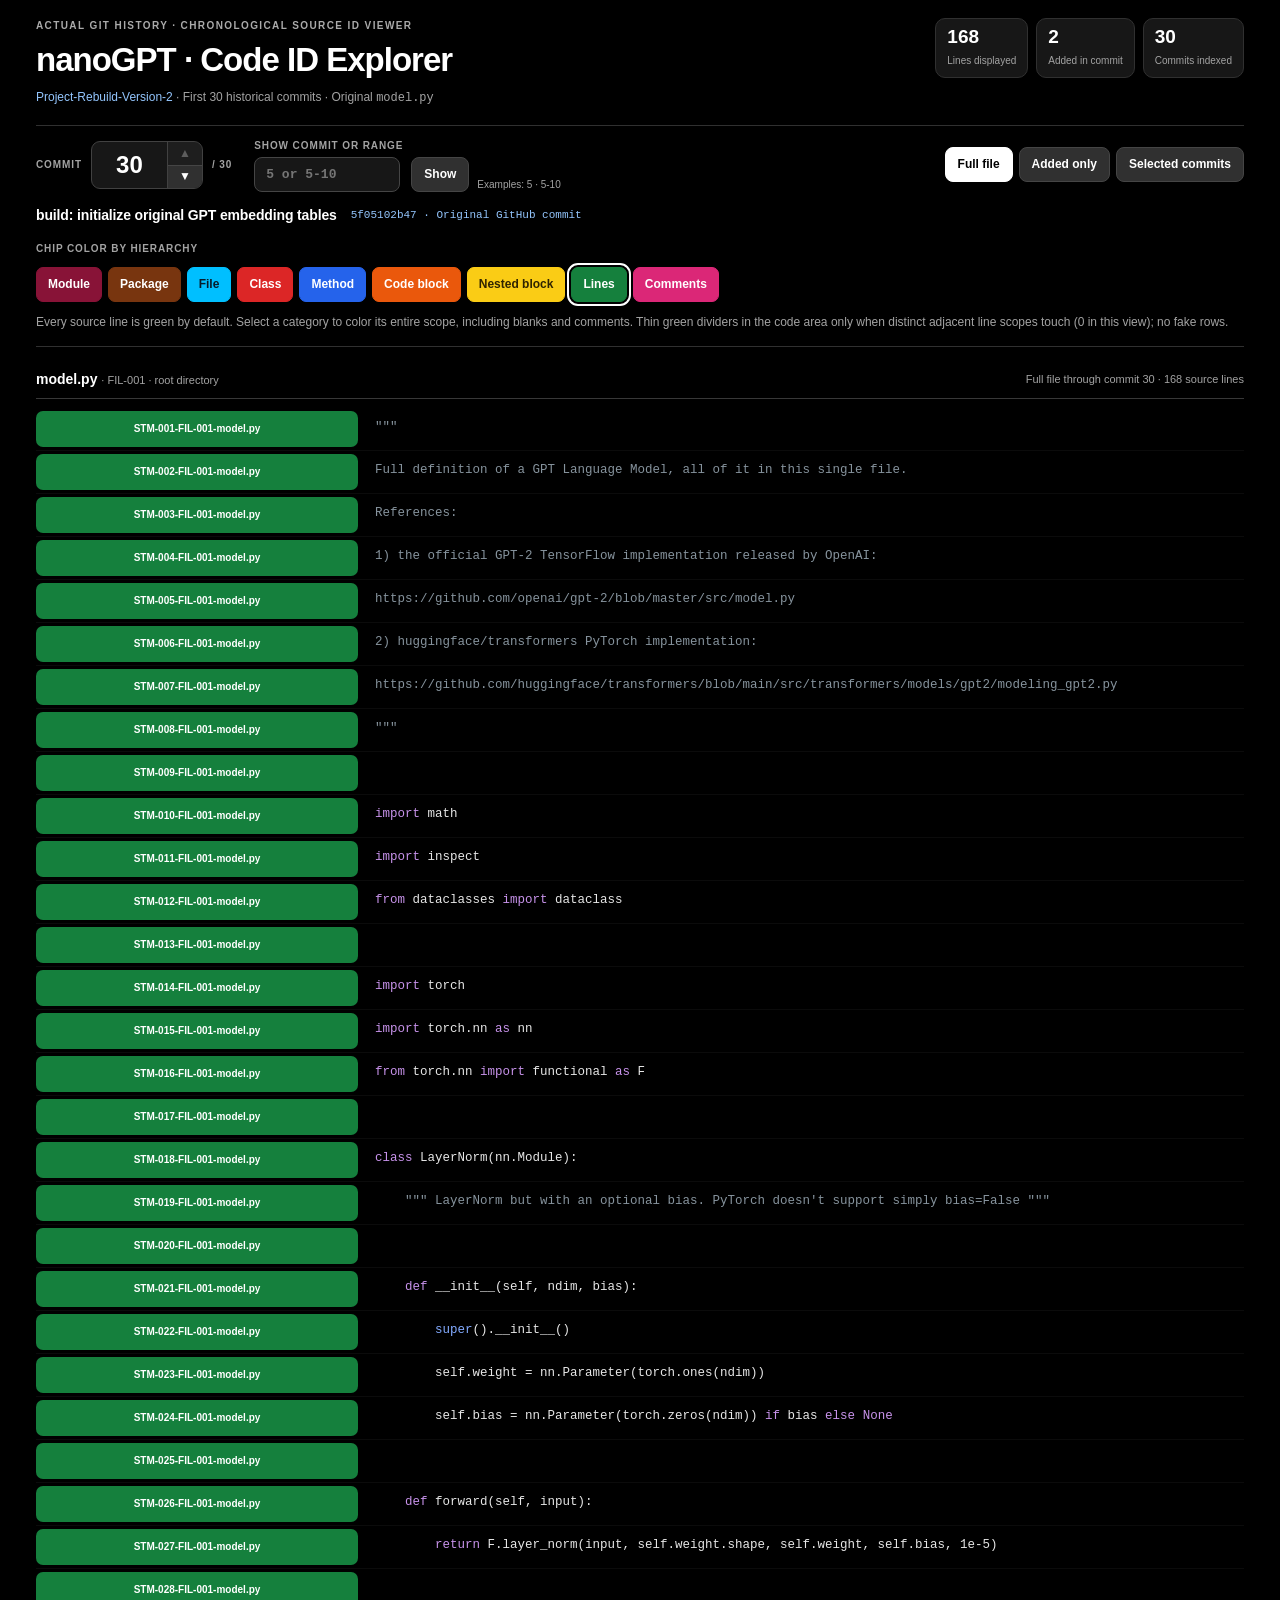
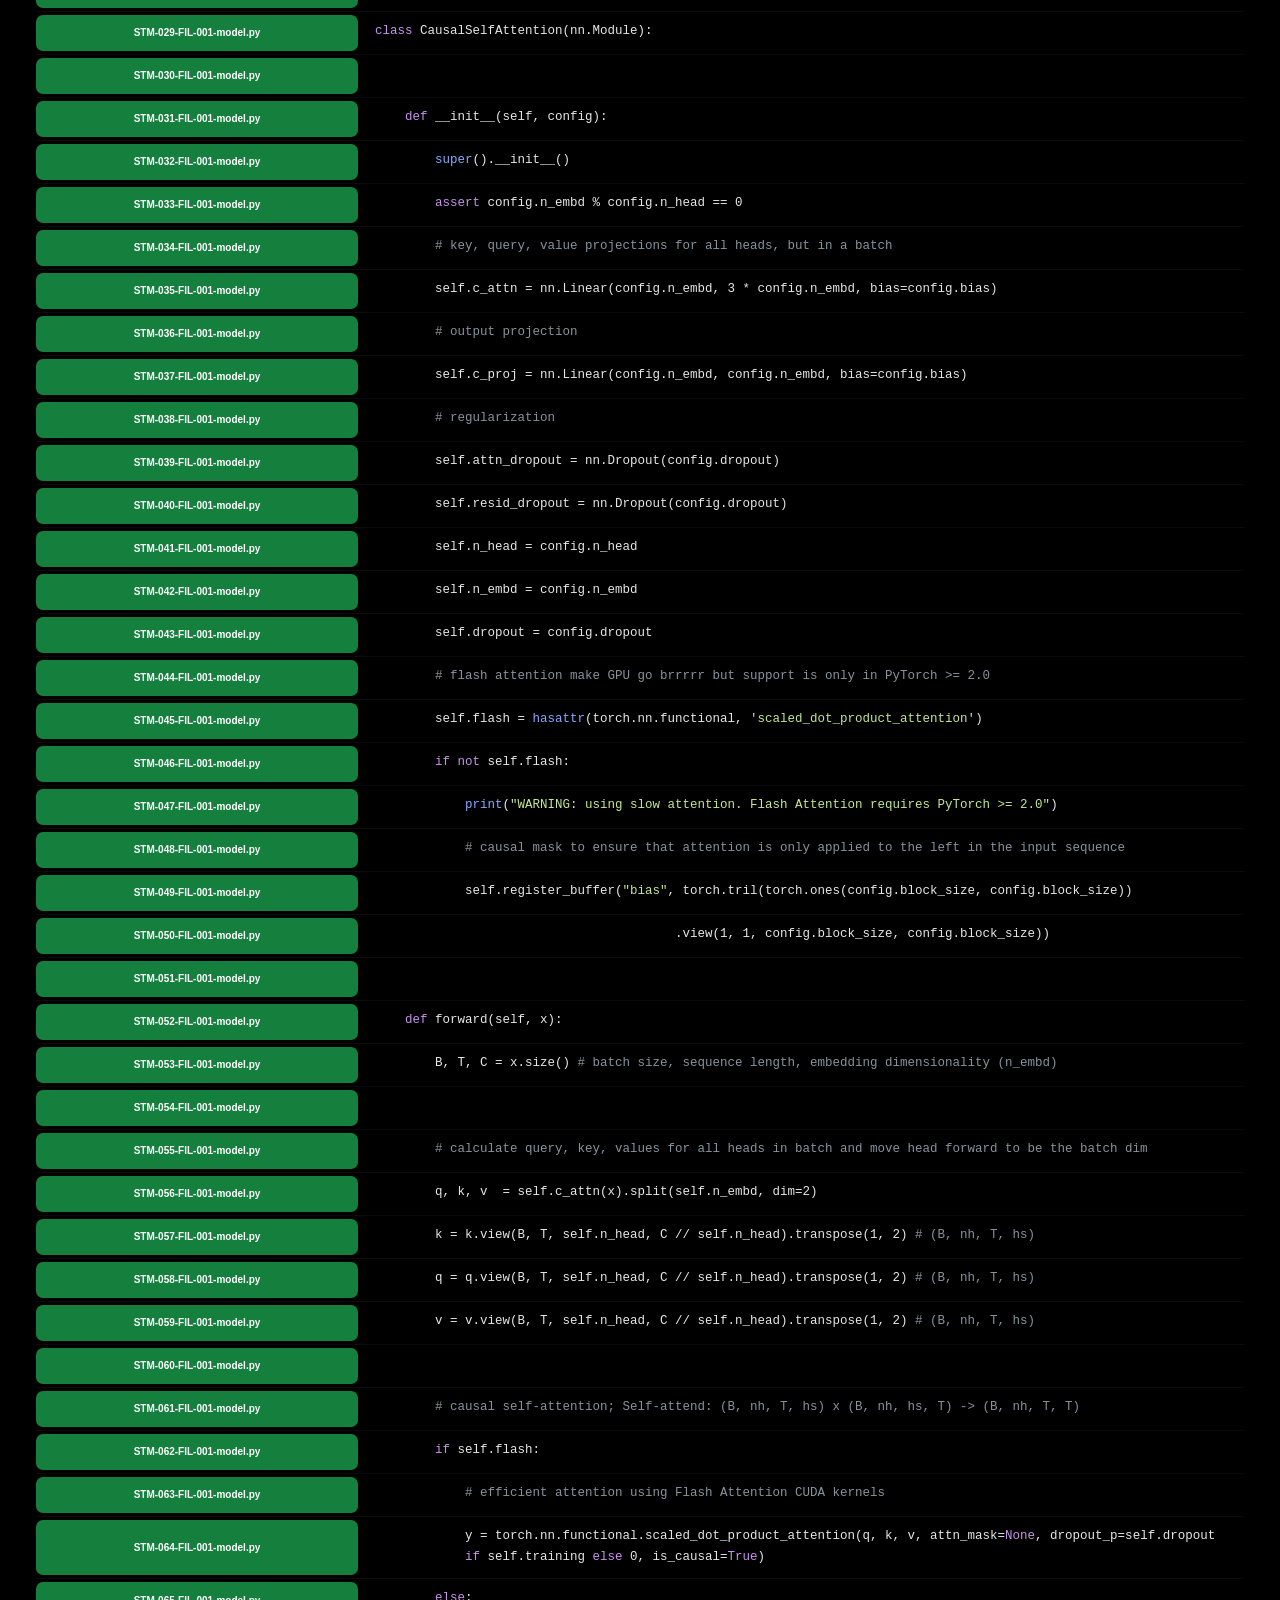
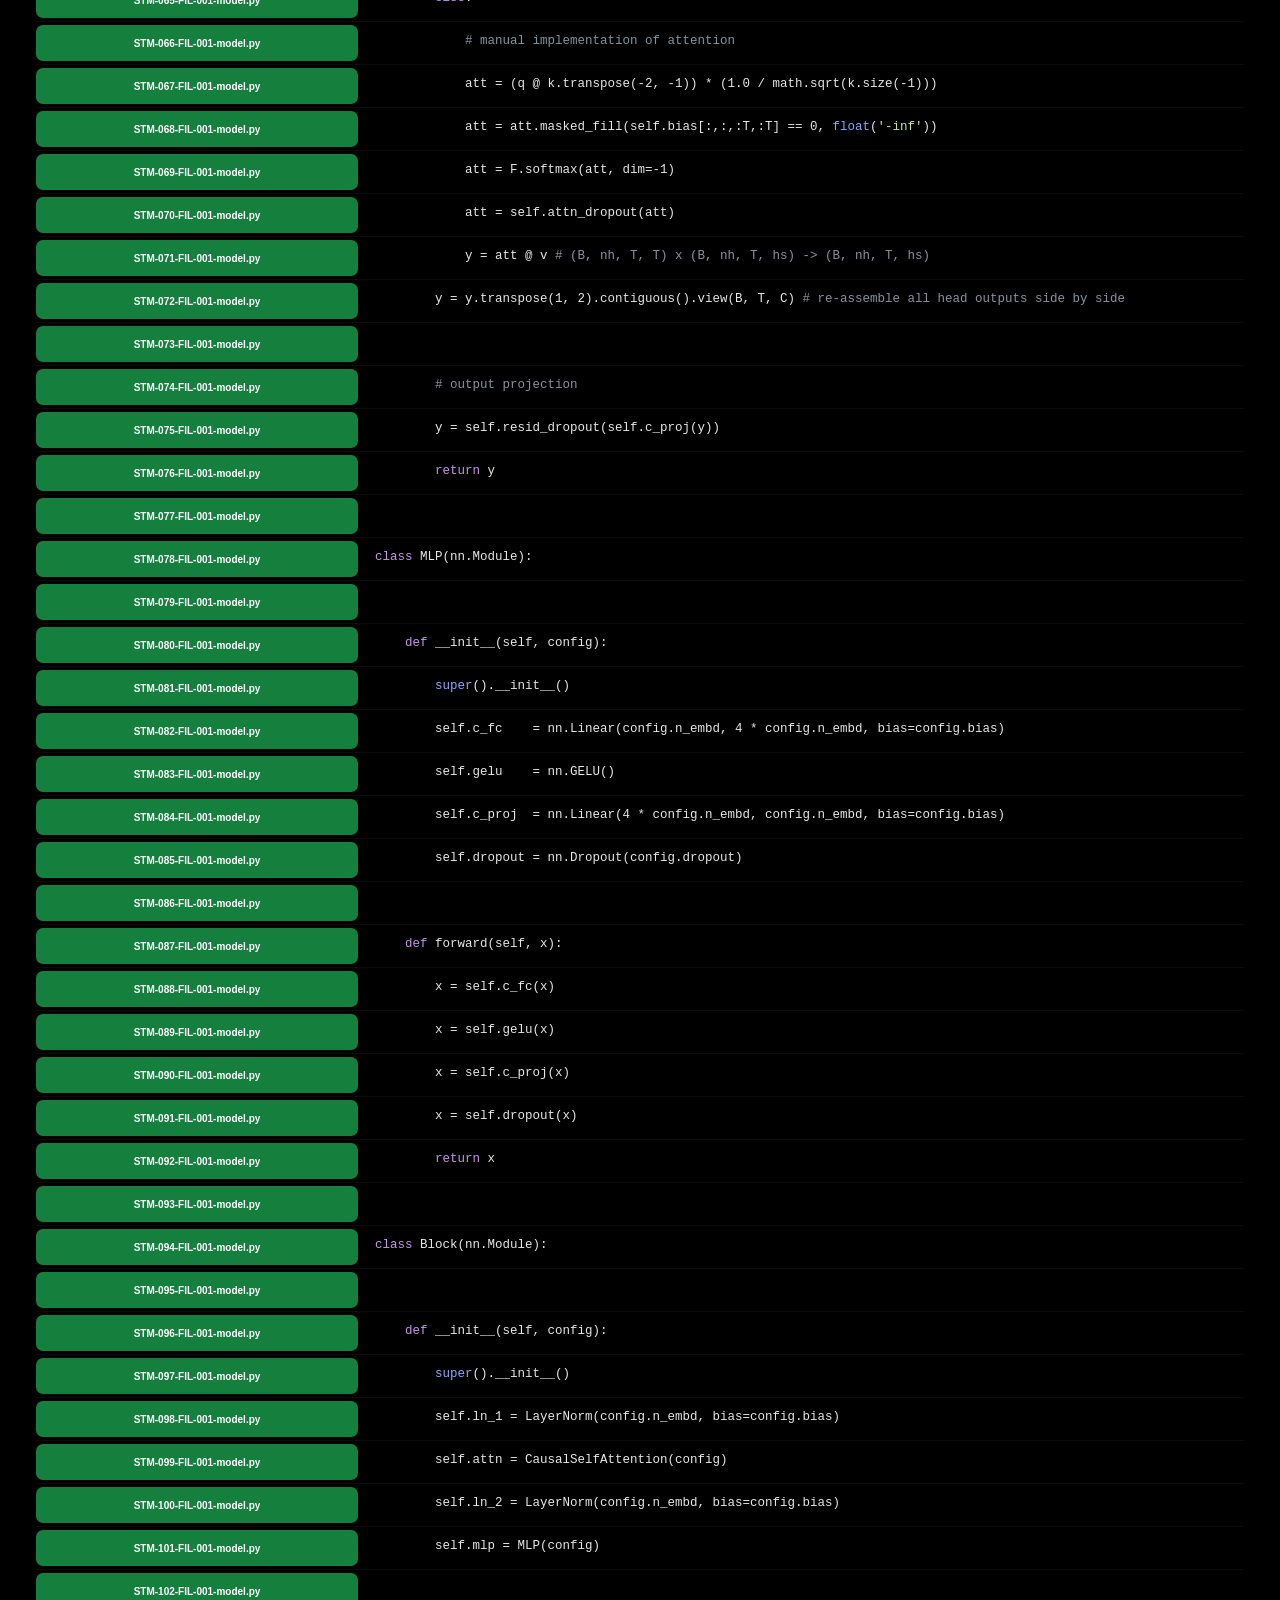
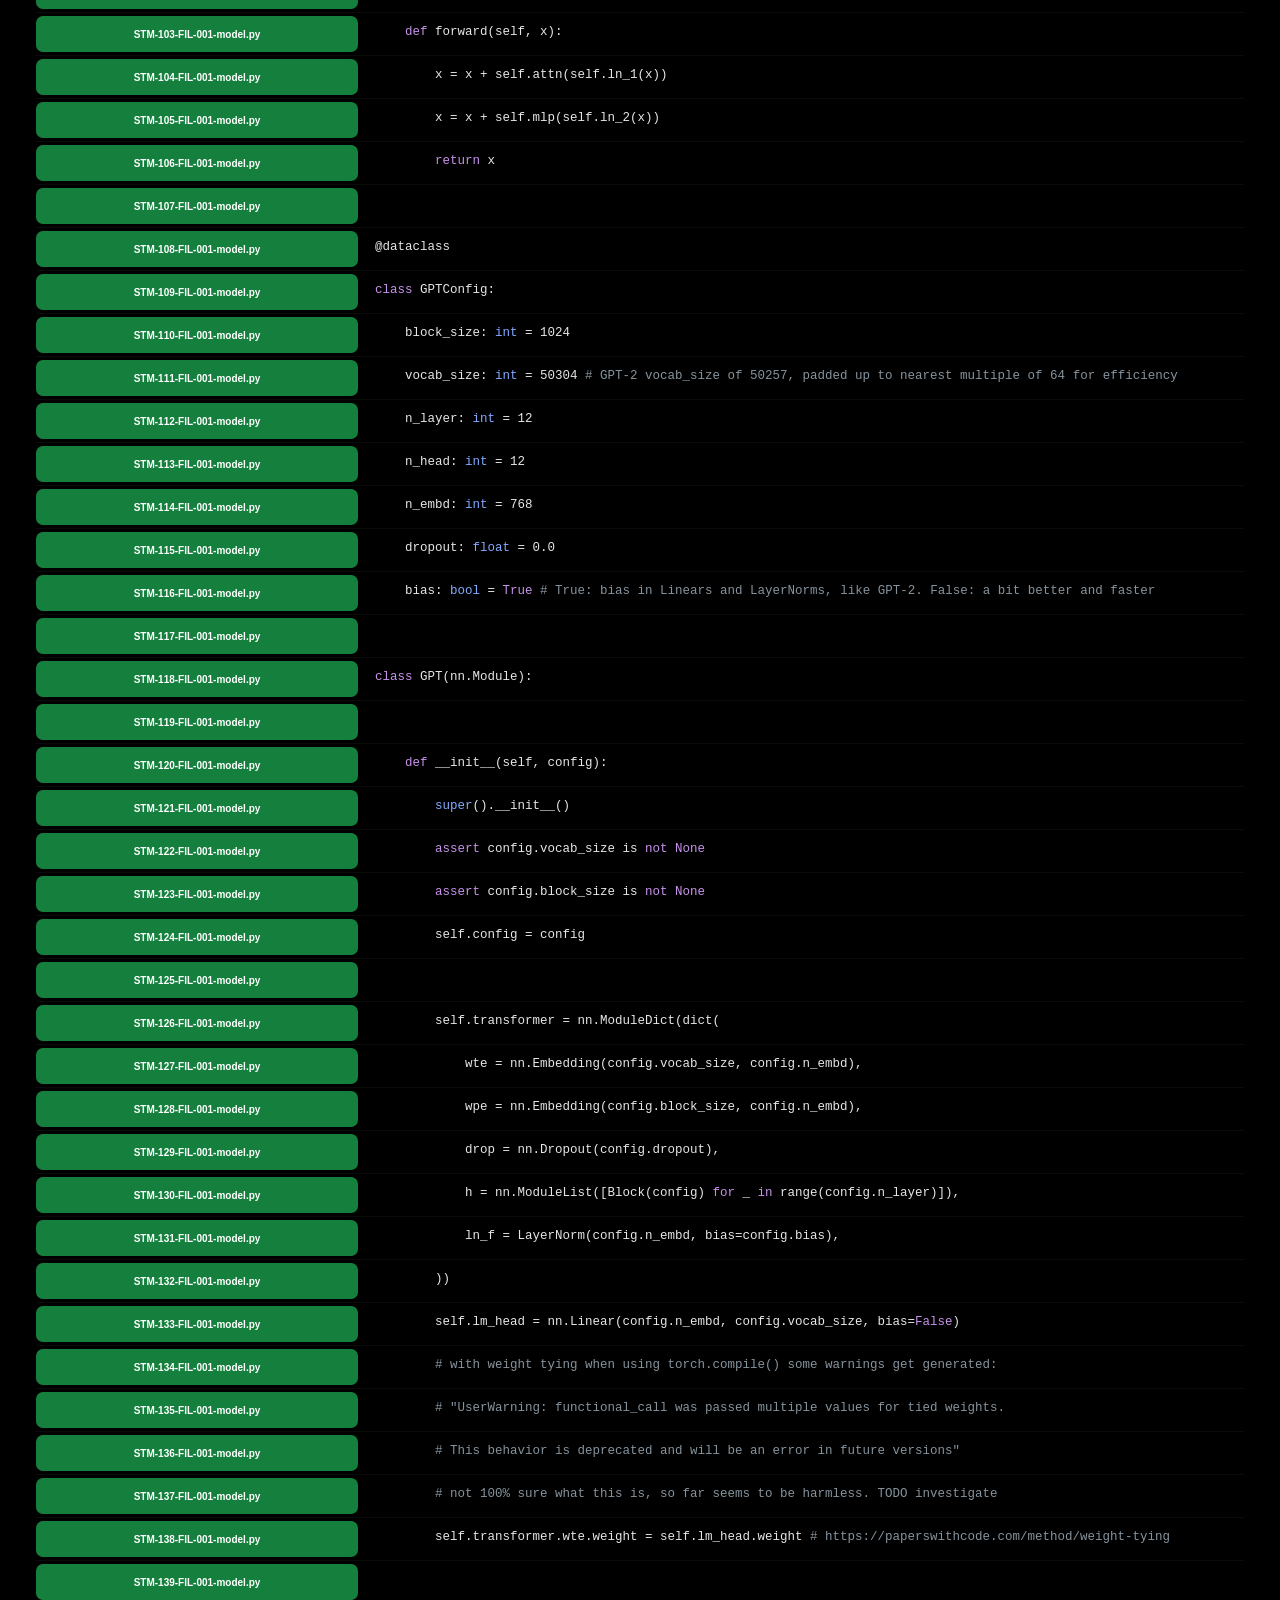
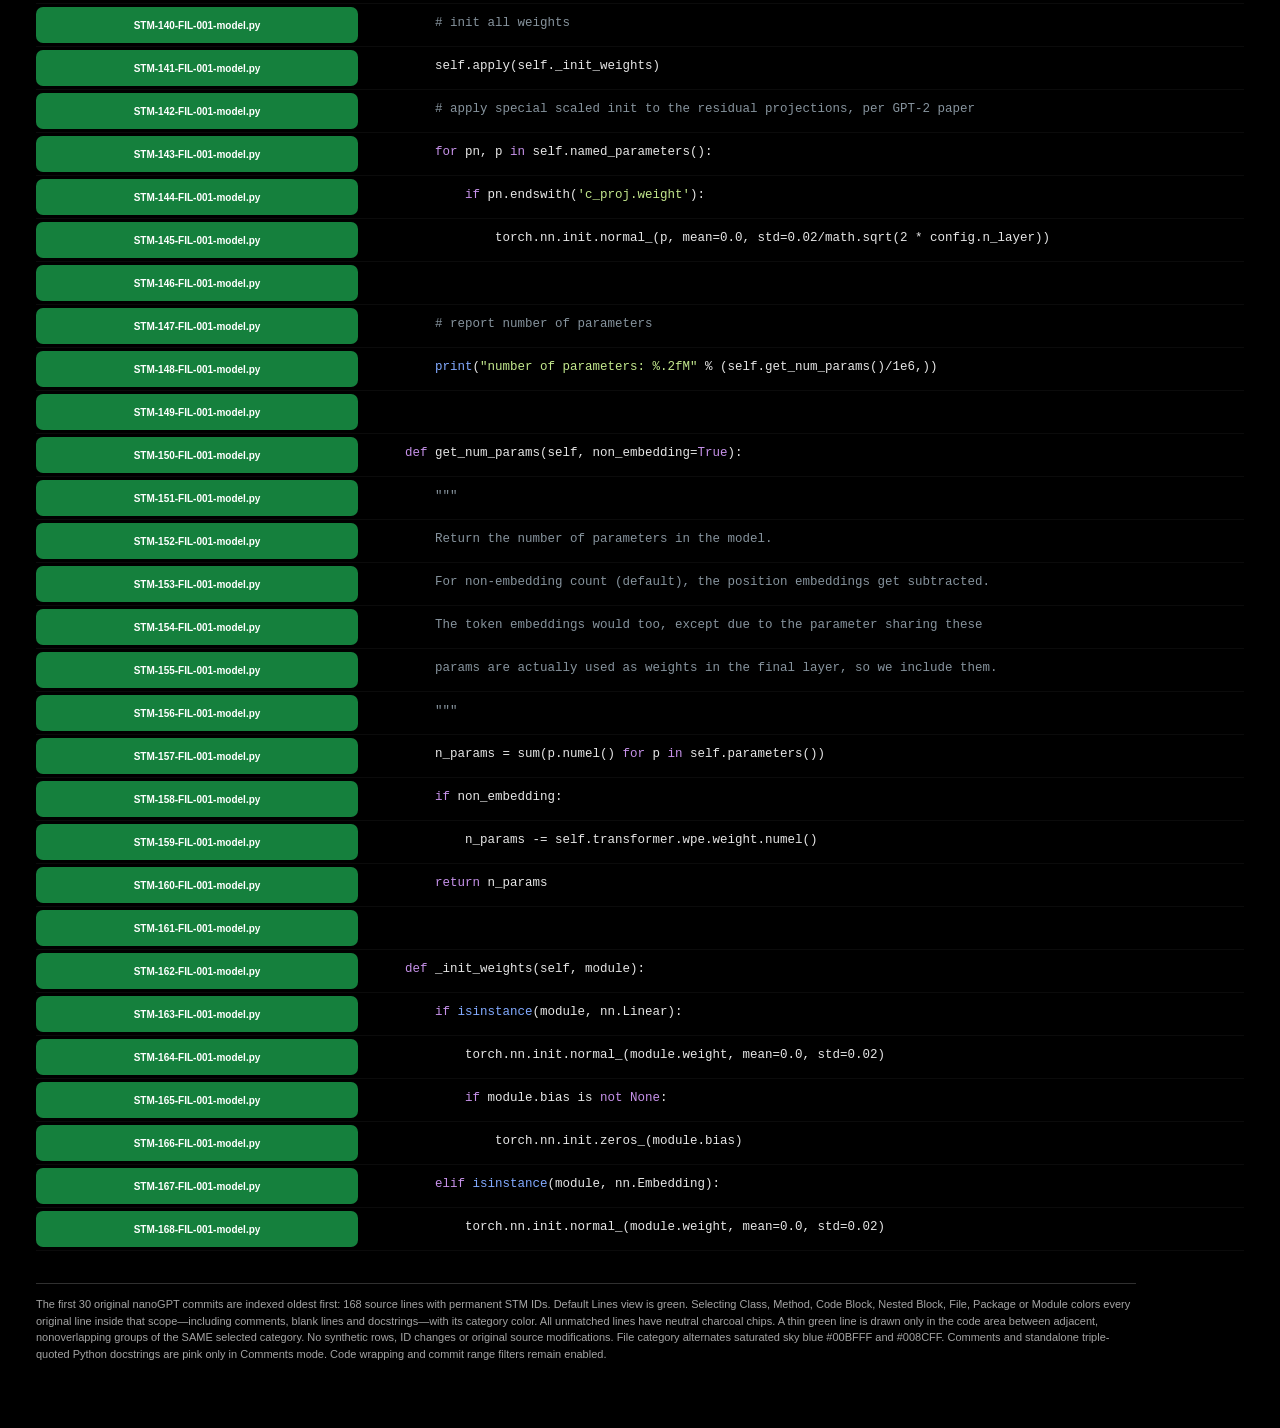
<file: commit-id-demo/index.html>
<!doctype html>
<html lang="en"><head><meta charset="utf-8"><meta name="viewport" content="width=device-width,initial-scale=1">
<meta name="theme-color" content="#000000"><title>nanoGPT · First 30 commits · Code ID Explorer</title>
<style>
:root{color-scheme:dark;--bg:#000000;--panel:#171717;--button:#303030;--border:#383838;--muted:#A3A3A3;--text:#FFFFFF;
--class:#DC2626;--method:#2563EB;--block:#EA580C;--nested:#FACC15;--line:#15803D;--comment:#DB2777;
--file1:#00BFFF;--file2:#008CFF;--package1:#78350F;--package2:#94A3B8;--module1:#881337;--module2:#52525B}
*{box-sizing:border-box}html{scroll-behavior:auto}body{margin:0;background:var(--bg);color:var(--text);font:14px/1.5 Roboto,Arial,system-ui,sans-serif}
.page{max-width:1480px;margin:0 auto;padding:18px clamp(12px,3vw,36px) 56px}
h1{font-size:clamp(23px,3.6vw,33px);letter-spacing:-.03em;margin:2px 0 3px}
.eyebrow{text-transform:uppercase;letter-spacing:.14em;color:#aaa;font-size:10px;font-weight:750}
.head{display:flex;justify-content:space-between;align-items:flex-start;gap:15px;flex-wrap:wrap}
.subtitle{font-size:12px;color:#a3a3a3;margin:0}a{color:#93c5fd;text-decoration:none}a:hover{text-decoration:underline}
.stats{display:flex;gap:8px;flex-wrap:wrap}.stat{border:1px solid #303030;background:#171717;padding:7px 11px;border-radius:10px;min-width:86px}
.stat b{display:block;font:750 19px/1.2 Roboto,Arial,sans-serif;font-variant-numeric:tabular-nums}.stat span{font-size:10px;color:#a3a3a3}
.navbar{margin-top:18px;padding:12px 0 14px;border-top:1px solid #303030;border-bottom:1px solid #303030}
.nav-top{display:flex;align-items:center;gap:16px 22px;flex-wrap:wrap}
.stepper{display:flex;gap:9px;align-items:center}
.section-label{text-transform:uppercase;color:#a3a3a3;font-size:10px;letter-spacing:.09em;font-weight:800}
.stepper-body{display:flex;align-items:center;background:#171717;border:1px solid #414141;border-radius:9px;overflow:hidden}
.commit-number{min-width:75px;white-space:nowrap;text-align:center;font-weight:800;font-size:24px;font-variant-numeric:tabular-nums;line-height:1;padding:10px}
.stepper-buttons{display:flex;flex-direction:column;border-left:1px solid #414141}
button{font:650 12px/1.2 Roboto,Arial,system-ui,sans-serif;background:#303030;color:#fff;border:1px solid #454545;border-radius:8px;padding:9px 12px;min-height:35px;cursor:pointer}
button:hover:not(:disabled){filter:brightness(1.23)}
button:focus-visible,input:focus-visible,a:focus-visible{outline:2px solid #93c5fd;outline-offset:2px}
button:disabled{opacity:.3;cursor:not-allowed}
.stepper-buttons button{min-height:22px;height:23px;min-width:34px;border:0;border-radius:0;background:#303030;padding:0 7px;font-size:12px}
.stepper-buttons button+button{border-top:1px solid #454545}
.jump{display:flex;align-items:end;gap:8px;flex-wrap:wrap}
.jump-input-wrap{display:flex;flex-direction:column;gap:4px}
.jump input{width:146px;background:#171717;border:1px solid #454545;color:#fff;border-radius:8px;padding:9px 11px;font:600 13px ui-monospace,SFMono-Regular,Consolas,monospace;min-height:35px}
.nav-modes{display:flex;gap:6px;margin-left:auto;flex-wrap:wrap}
.mode[aria-pressed="true"]{background:#fff;color:#000;border-color:#fff}
.context{display:flex;align-items:center;gap:8px 14px;flex-wrap:wrap;margin-top:13px}
.commit-title{font-weight:750;font-size:14px;letter-spacing:-.01em}
.hash{font:11px/1.3 ui-monospace,SFMono-Regular,Consolas,monospace}
.levels{display:flex;gap:6px;flex-wrap:wrap;margin-top:11px}
.level{--c:#15803D;background:var(--c);color:var(--fg,#fff);border-color:var(--c);white-space:nowrap;padding:8px 11px;border-radius:7px}
.level[aria-pressed="true"]{outline:2px solid #fff;outline-offset:2px}
.hint{color:#a3a3a3;font-size:12px;margin:12px 0 0;line-height:1.45;min-height:18px}
.source-heading{display:flex;align-items:center;justify-content:space-between;flex-wrap:wrap;gap:12px;border-bottom:1px solid #383838;padding:18px 0 8px;margin-top:4px}
.source-heading strong{font-size:14px}.source-heading .muted{font-size:11px;color:#a3a3a3}
.code-frame{width:100%;max-width:100%;overflow:visible}
.code-grid{width:100%;min-width:0;padding:9px 0 12px}
.code-row{display:grid;grid-template-columns:minmax(0,min(330px,43%)) minmax(0,1fr);align-items:stretch;min-width:0;min-height:43px;border-bottom:1px solid rgba(255,255,255,.042)}
.code-row:hover{background:#101010}.source-code.category-divider{position:relative}.source-code.category-divider::before{content:'';position:absolute;top:0;left:9px;right:9px;border-top:2px solid #15803D;pointer-events:none;z-index:1}
.code-row.changed .source-code{box-shadow:none}
.chip-cell{position:relative;display:flex;align-self:stretch;min-width:0;background:#000;padding:3px 8px 3px 0}
.code-row:hover .chip-cell{background:#101010}
.chip{background:var(--chip-bg,#15803D);color:var(--chip-fg,#fff);border-radius:7px;min-height:35px;height:100%;display:flex;flex-direction:column;align-items:center;justify-content:center;text-align:center;gap:2px;padding:7px 6px;width:100%;max-width:none}
.chip .id{font:700 10px/1.35 Roboto,Arial,system-ui,sans-serif;white-space:normal;overflow-wrap:anywhere;word-break:normal}
.chip .commit-marker{font:800 10px/1.3 Roboto,Arial,system-ui,sans-serif;letter-spacing:.01em}.chip .label{font:800 9.5px/1.3 Roboto,Arial,system-ui,sans-serif;overflow-wrap:anywhere;max-width:100%;letter-spacing:.01em}
.source-code{display:flex;align-items:flex-start;min-width:0;padding:9px 9px;font:12.5px/1.75 'JetBrains Mono','Fira Code',Consolas,'Liberation Mono',monospace;color:#e6e6e6}
.code-indent{display:block;flex:none;min-width:0;max-width:38%}
.code-body{display:block;flex:1;min-width:0;white-space:pre-wrap;overflow-wrap:anywhere;word-break:normal;tab-size:4}
.keyword{color:#c792ea}.string{color:#c3e88d}.comment-text{color:#86939d}.builtin{color:#82aaff}.number{color:#f78c6c}
.footer{font-size:11px;color:#a3a3a3;border-top:1px solid #303030;margin-top:20px;padding-top:12px;max-width:1100px}
@media(max-width:720px){
.page{padding:12px 10px 35px}.stat{min-width:78px}.nav-modes{margin-left:0}
.code-grid{min-width:0}.code-row{grid-template-columns:minmax(0,43%) minmax(0,57%)}
.chip{max-width:none}.chip .id{font-size:9px}.chip .label{font-size:9px}.source-code{font-size:11.5px;padding:9px 5px}.code-indent{max-width:34%}.jump input{width:138px}
}</style></head>
<body><main class="page">
<header class="head"><div><div class="eyebrow">Actual Git history · Chronological source ID viewer</div>
<h1>nanoGPT · Code ID Explorer</h1>
<p class="subtitle"><a href="https://github.com/sabareeshrao/Project-Rebuild-Version-2" target="_blank" rel="noopener">Project-Rebuild-Version-2</a> · First 30 historical commits · Original <code>model.py</code></p></div>
<div class="stats"><div class="stat"><b id="total">168</b><span>Lines displayed</span></div><div class="stat"><b id="added-stat">2</b><span id="added-label">Added in commit</span></div><div class="stat"><b>30</b><span>Commits indexed</span></div></div></header>
<section class="navbar" aria-label="Commit and hierarchy navigation">
<div class="nav-top">
<div class="stepper"><span class="section-label">Commit</span><div class="stepper-body">
<div id="commit-number" class="commit-number" aria-live="polite">30</div>
<div class="stepper-buttons"><button id="up" aria-label="Next commit" title="Next commit">▲</button><button id="down" aria-label="Previous commit" title="Previous commit">▼</button></div>
</div><span class="section-label">/ 30</span></div>
<form id="jump-form" class="jump"><div class="jump-input-wrap"><label for="jump-input" class="section-label">Show commit or range</label>
<input id="jump-input" type="text" placeholder="5 or 5-10" inputmode="text" autocomplete="off" spellcheck="false" aria-describedby="jump-help" required></div>
<button type="submit">Show</button><span id="jump-help" class="section-label" style="text-transform:none;letter-spacing:0;font-weight:500">Examples: 5 · 5-10</span></form>
<div class="nav-modes"><button class="mode" id="full" aria-pressed="true">Full file</button><button class="mode" id="added" aria-pressed="false">Added only</button><button class="mode" id="selected" aria-pressed="false">Selected commits</button></div>
</div>
<div class="context"><span class="commit-title" id="commit-title"></span><a id="commit-sha" class="hash" target="_blank" rel="noopener"></a></div>
<div class="section-label" style="margin-top:15px">CHIP COLOR BY HIERARCHY</div>
<div id="levels" class="levels">
<button class="level" data-kind="module" style="--c:#881337" aria-pressed="false">Module</button>
<button class="level" data-kind="package" style="--c:#78350F" aria-pressed="false">Package</button>
<button class="level" data-kind="file" style="--c:#00BFFF;--fg:#071C2B" aria-pressed="false">File</button>
<button class="level" data-kind="class" style="--c:#DC2626" aria-pressed="false">Class</button>
<button class="level" data-kind="method" style="--c:#2563EB" aria-pressed="false">Method</button>
<button class="level" data-kind="block" style="--c:#EA580C" aria-pressed="false">Code block</button>
<button class="level" data-kind="nested" style="--c:#FACC15;--fg:#302400" aria-pressed="false">Nested block</button>
<button class="level" data-kind="line" style="--c:#15803D" aria-pressed="true">Lines</button>
<button class="level" data-kind="comment" style="--c:#DB2777" aria-pressed="false">Comments</button></div>
<p class="hint" id="hint" aria-live="polite"></p>
</section>
<section aria-label="Historical source code">
<div class="source-heading"><div><strong>model.py</strong> <span class="muted">· FIL-001 · root directory</span></div>
<span class="muted" id="source-status"></span></div>
<div class="code-frame" id="code-frame"><div class="code-grid" id="code-grid"></div></div>
</section>
<p class="footer">The first 30 original nanoGPT commits are indexed oldest first: 168 source lines with permanent STM IDs. Default Lines view is green. Selecting Class, Method, Code Block, Nested Block, File, Package or Module colors every original line inside that scope—including comments, blank lines and docstrings—with its category color. All unmatched lines have neutral charcoal chips. A thin green line is drawn only in the code area between adjacent, nonoverlapping groups of the SAME selected category. No synthetic rows, ID changes or original source modifications. File category alternates saturated sky blue #00BFFF and #008CFF. Comments and standalone triple-quoted Python docstrings are pink only in Comments mode. Code wrapping and commit range filters remain enabled.</p>
</main><script id="historical-source" type="application/json">{"repo":"sabareeshrao/Project-Rebuild-Version-2","file":"model.py","fileId":"FIL-001","commits":[{"n":1,"sha":"cac2c626c007c5a5bb298f001a9efa7091a313ca","title":"start original nanoGPT model module header","message":"build: start original nanoGPT model module header","added":8,"total":8,"url":"https://github.com/sabareeshrao/Project-Rebuild-Version-2/commit/cac2c626c007c5a5bb298f001a9efa7091a313ca"},{"n":2,"sha":"1b0b2d229884d905b7c736112345c520f2250a34","title":"introduce original GPT model imports","message":"build: introduce original GPT model imports","added":8,"total":16,"url":"https://github.com/sabareeshrao/Project-Rebuild-Version-2/commit/1b0b2d229884d905b7c736112345c520f2250a34"},{"n":3,"sha":"7515b19bf95404294b3ca6a6ab0b22d829fff7df","title":"declare original optional-bias LayerNorm","message":"build: declare original optional-bias LayerNorm","added":4,"total":20,"url":"https://github.com/sabareeshrao/Project-Rebuild-Version-2/commit/7515b19bf95404294b3ca6a6ab0b22d829fff7df"},{"n":4,"sha":"ac18d044565fa9cd11f10ff88b5e9395a979bf9e","title":"initialize learnable LayerNorm scale and bias","message":"build: initialize learnable LayerNorm scale and bias","added":4,"total":24,"url":"https://github.com/sabareeshrao/Project-Rebuild-Version-2/commit/ac18d044565fa9cd11f10ff88b5e9395a979bf9e"},{"n":5,"sha":"feb101a3c891690892790bc0c362cb1666c2a385","title":"complete original LayerNorm forward calculation","message":"build: complete original LayerNorm forward calculation","added":3,"total":27,"url":"https://github.com/sabareeshrao/Project-Rebuild-Version-2/commit/feb101a3c891690892790bc0c362cb1666c2a385"},{"n":6,"sha":"9db19cfc88373aba66663b88f453121a8d58c4b1","title":"declare original causal self-attention projections","message":"build: declare original causal self-attention projections","added":6,"total":33,"url":"https://github.com/sabareeshrao/Project-Rebuild-Version-2/commit/9db19cfc88373aba66663b88f453121a8d58c4b1"},{"n":7,"sha":"cb6a068138863bda2adf018d727588fd11e19cc6","title":"configure packed QKV and output projection","message":"build: configure packed QKV and output projection","added":4,"total":37,"url":"https://github.com/sabareeshrao/Project-Rebuild-Version-2/commit/cb6a068138863bda2adf018d727588fd11e19cc6"},{"n":8,"sha":"596e8c5dfc066e3a9b90245c9db3e2f1c7b73731","title":"configure attention dropout and head metadata","message":"build: configure attention dropout and head metadata","added":6,"total":43,"url":"https://github.com/sabareeshrao/Project-Rebuild-Version-2/commit/596e8c5dfc066e3a9b90245c9db3e2f1c7b73731"},{"n":9,"sha":"1143003f280676a06cf33ea738d9f5070024244d","title":"detect PyTorch scaled dot-product attention","message":"build: detect PyTorch scaled dot-product attention","added":2,"total":45,"url":"https://github.com/sabareeshrao/Project-Rebuild-Version-2/commit/1143003f280676a06cf33ea738d9f5070024244d"},{"n":10,"sha":"03f761745efe3006334eab8f1bd8af02062891a3","title":"register original manual causal mask fallback","message":"build: register original manual causal mask fallback","added":5,"total":50,"url":"https://github.com/sabareeshrao/Project-Rebuild-Version-2/commit/03f761745efe3006334eab8f1bd8af02062891a3"},{"n":11,"sha":"804c657b5c8f1bb5df5909b0fd67437a30dd5236","title":"start original causal attention forward pass","message":"build: start original causal attention forward pass","added":4,"total":54,"url":"https://github.com/sabareeshrao/Project-Rebuild-Version-2/commit/804c657b5c8f1bb5df5909b0fd67437a30dd5236"},{"n":12,"sha":"42288e37d76d41404f0173056b664493f64f39e8","title":"split QKV into individual attention heads","message":"build: split QKV into individual attention heads","added":6,"total":60,"url":"https://github.com/sabareeshrao/Project-Rebuild-Version-2/commit/42288e37d76d41404f0173056b664493f64f39e8"},{"n":13,"sha":"e7e9d63f05aba8ec8fb2fc63de0634bcbf7fc7f3","title":"apply causal scaled dot-product attention","message":"build: apply causal scaled dot-product attention","added":4,"total":64,"url":"https://github.com/sabareeshrao/Project-Rebuild-Version-2/commit/e7e9d63f05aba8ec8fb2fc63de0634bcbf7fc7f3"},{"n":14,"sha":"915dae9f834f6787c6c9de34b8261ad0f872c452","title":"implement original manual attention fallback","message":"build: implement original manual attention fallback","added":7,"total":71,"url":"https://github.com/sabareeshrao/Project-Rebuild-Version-2/commit/915dae9f834f6787c6c9de34b8261ad0f872c452"},{"n":15,"sha":"af0f71fda3840a543379f9e075d032a77d5380f1","title":"combine attention heads and output projection","message":"build: combine attention heads and output projection","added":5,"total":76,"url":"https://github.com/sabareeshrao/Project-Rebuild-Version-2/commit/af0f71fda3840a543379f9e075d032a77d5380f1"},{"n":16,"sha":"af508e60e993883b8991763ab189fa9743b2ef68","title":"introduce original GPT feed-forward expansion","message":"build: introduce original GPT feed-forward expansion","added":6,"total":82,"url":"https://github.com/sabareeshrao/Project-Rebuild-Version-2/commit/af508e60e993883b8991763ab189fa9743b2ef68"},{"n":17,"sha":"279441476aafb713c0bc1714dd3342c347ff8cc6","title":"configure GELU projection and residual dropout","message":"build: configure GELU projection and residual dropout","added":3,"total":85,"url":"https://github.com/sabareeshrao/Project-Rebuild-Version-2/commit/279441476aafb713c0bc1714dd3342c347ff8cc6"},{"n":18,"sha":"0b0ca1bb0b2d493e7eaa7ac55ff94bd27feecc52","title":"complete original GPT MLP forward pass","message":"build: complete original GPT MLP forward pass","added":7,"total":92,"url":"https://github.com/sabareeshrao/Project-Rebuild-Version-2/commit/0b0ca1bb0b2d493e7eaa7ac55ff94bd27feecc52"},{"n":19,"sha":"df5a6ba78e145417f78dd84031ca4916976fdebc","title":"assemble pre-normalized transformer attention block","message":"build: assemble pre-normalized transformer attention block","added":7,"total":99,"url":"https://github.com/sabareeshrao/Project-Rebuild-Version-2/commit/df5a6ba78e145417f78dd84031ca4916976fdebc"},{"n":20,"sha":"bccb7b302de8c395cb99ebfc6b0d8730aead2b23","title":"complete original residual transformer block","message":"build: complete original residual transformer block","added":7,"total":106,"url":"https://github.com/sabareeshrao/Project-Rebuild-Version-2/commit/bccb7b302de8c395cb99ebfc6b0d8730aead2b23"},{"n":21,"sha":"c930821239e049ffd06ce30a4d883bc7d266c0e0","title":"declare original GPT hyperparameter dataclass","message":"build: declare original GPT hyperparameter dataclass","added":10,"total":116,"url":"https://github.com/sabareeshrao/Project-Rebuild-Version-2/commit/c930821239e049ffd06ce30a4d883bc7d266c0e0"},{"n":22,"sha":"4f30c0e266202b2bf2d5f8e6203276e1f37a324a","title":"introduce original GPT model container","message":"build: introduce original GPT model container","added":8,"total":124,"url":"https://github.com/sabareeshrao/Project-Rebuild-Version-2/commit/4f30c0e266202b2bf2d5f8e6203276e1f37a324a"},{"n":23,"sha":"14ff811954741b57322f47f423ddbd7a9bffaf8f","title":"assemble embeddings transformer blocks and normalization","message":"build: assemble embeddings transformer blocks and normalization","added":8,"total":132,"url":"https://github.com/sabareeshrao/Project-Rebuild-Version-2/commit/14ff811954741b57322f47f423ddbd7a9bffaf8f"},{"n":24,"sha":"b7269301fa3c7231241862244ed2335b8eed8e2d","title":"tie original token embedding and output projection weights","message":"build: tie original token embedding and output projection weights","added":6,"total":138,"url":"https://github.com/sabareeshrao/Project-Rebuild-Version-2/commit/b7269301fa3c7231241862244ed2335b8eed8e2d"},{"n":25,"sha":"5010ef5f3e376575ed6fc2ee6f7f158af7a8aad5","title":"initialize original GPT residual projection weights","message":"build: initialize original GPT residual projection weights","added":7,"total":145,"url":"https://github.com/sabareeshrao/Project-Rebuild-Version-2/commit/5010ef5f3e376575ed6fc2ee6f7f158af7a8aad5"},{"n":26,"sha":"dfdcb6c970d8985c9edb82ff2971aebbae8172c9","title":"report original model parameter count","message":"build: report original model parameter count","added":3,"total":148,"url":"https://github.com/sabareeshrao/Project-Rebuild-Version-2/commit/dfdcb6c970d8985c9edb82ff2971aebbae8172c9"},{"n":27,"sha":"ee3a8af0098613bd6cbd8c65954211a5d2ef4b5b","title":"document original GPT parameter count calculation","message":"build: document original GPT parameter count calculation","added":8,"total":156,"url":"https://github.com/sabareeshrao/Project-Rebuild-Version-2/commit/ee3a8af0098613bd6cbd8c65954211a5d2ef4b5b"},{"n":28,"sha":"c10bbb83f5a3111e763a888dff17484207485247","title":"count GPT parameters excluding positional embeddings","message":"build: count GPT parameters excluding positional embeddings","added":4,"total":160,"url":"https://github.com/sabareeshrao/Project-Rebuild-Version-2/commit/c10bbb83f5a3111e763a888dff17484207485247"},{"n":29,"sha":"79d614d152cc9d4a076adf41214667438670887a","title":"initialize linear layer weights and optional biases","message":"build: initialize linear layer weights and optional biases","added":6,"total":166,"url":"https://github.com/sabareeshrao/Project-Rebuild-Version-2/commit/79d614d152cc9d4a076adf41214667438670887a"},{"n":30,"sha":"5f05102b47878b6f367b648613a5aef68f14122f","title":"initialize original GPT embedding tables","message":"build: initialize original GPT embedding tables","added":2,"total":168,"url":"https://github.com/sabareeshrao/Project-Rebuild-Version-2/commit/5f05102b47878b6f367b648613a5aef68f14122f"}],"lines":[{"n":1,"text":"\"\"\"","firstCommit":1,"id":"STM-001-FIL-001-model.py","file":"model.py","fileId":"FIL-001","module":"model","moduleId":"MOD-001","directory":"(repository root)","directoryId":"DIR-001"},{"n":2,"text":"Full definition of a GPT Language Model, all of it in this single file.","firstCommit":1,"id":"STM-002-FIL-001-model.py","file":"model.py","fileId":"FIL-001","module":"model","moduleId":"MOD-001","directory":"(repository root)","directoryId":"DIR-001"},{"n":3,"text":"References:","firstCommit":1,"id":"STM-003-FIL-001-model.py","file":"model.py","fileId":"FIL-001","module":"model","moduleId":"MOD-001","directory":"(repository root)","directoryId":"DIR-001"},{"n":4,"text":"1) the official GPT-2 TensorFlow implementation released by OpenAI:","firstCommit":1,"id":"STM-004-FIL-001-model.py","file":"model.py","fileId":"FIL-001","module":"model","moduleId":"MOD-001","directory":"(repository root)","directoryId":"DIR-001"},{"n":5,"text":"https://github.com/openai/gpt-2/blob/master/src/model.py","firstCommit":1,"id":"STM-005-FIL-001-model.py","file":"model.py","fileId":"FIL-001","module":"model","moduleId":"MOD-001","directory":"(repository root)","directoryId":"DIR-001"},{"n":6,"text":"2) huggingface/transformers PyTorch implementation:","firstCommit":1,"id":"STM-006-FIL-001-model.py","file":"model.py","fileId":"FIL-001","module":"model","moduleId":"MOD-001","directory":"(repository root)","directoryId":"DIR-001"},{"n":7,"text":"https://github.com/huggingface/transformers/blob/main/src/transformers/models/gpt2/modeling_gpt2.py","firstCommit":1,"id":"STM-007-FIL-001-model.py","file":"model.py","fileId":"FIL-001","module":"model","moduleId":"MOD-001","directory":"(repository root)","directoryId":"DIR-001"},{"n":8,"text":"\"\"\"","firstCommit":1,"id":"STM-008-FIL-001-model.py","file":"model.py","fileId":"FIL-001","module":"model","moduleId":"MOD-001","directory":"(repository root)","directoryId":"DIR-001"},{"n":9,"text":"","firstCommit":2,"id":"STM-009-FIL-001-model.py","file":"model.py","fileId":"FIL-001","module":"model","moduleId":"MOD-001","directory":"(repository root)","directoryId":"DIR-001"},{"n":10,"text":"import math","firstCommit":2,"id":"STM-010-FIL-001-model.py","file":"model.py","fileId":"FIL-001","module":"model","moduleId":"MOD-001","directory":"(repository root)","directoryId":"DIR-001"},{"n":11,"text":"import inspect","firstCommit":2,"id":"STM-011-FIL-001-model.py","file":"model.py","fileId":"FIL-001","module":"model","moduleId":"MOD-001","directory":"(repository root)","directoryId":"DIR-001"},{"n":12,"text":"from dataclasses import dataclass","firstCommit":2,"id":"STM-012-FIL-001-model.py","file":"model.py","fileId":"FIL-001","module":"model","moduleId":"MOD-001","directory":"(repository root)","directoryId":"DIR-001"},{"n":13,"text":"","firstCommit":2,"id":"STM-013-FIL-001-model.py","file":"model.py","fileId":"FIL-001","module":"model","moduleId":"MOD-001","directory":"(repository root)","directoryId":"DIR-001"},{"n":14,"text":"import torch","firstCommit":2,"id":"STM-014-FIL-001-model.py","file":"model.py","fileId":"FIL-001","module":"model","moduleId":"MOD-001","directory":"(repository root)","directoryId":"DIR-001"},{"n":15,"text":"import torch.nn as nn","firstCommit":2,"id":"STM-015-FIL-001-model.py","file":"model.py","fileId":"FIL-001","module":"model","moduleId":"MOD-001","directory":"(repository root)","directoryId":"DIR-001"},{"n":16,"text":"from torch.nn import functional as F","firstCommit":2,"id":"STM-016-FIL-001-model.py","file":"model.py","fileId":"FIL-001","module":"model","moduleId":"MOD-001","directory":"(repository root)","directoryId":"DIR-001"},{"n":17,"text":"","firstCommit":3,"id":"STM-017-FIL-001-model.py","file":"model.py","fileId":"FIL-001","module":"model","moduleId":"MOD-001","directory":"(repository root)","directoryId":"DIR-001"},{"n":18,"text":"class LayerNorm(nn.Module):","firstCommit":3,"id":"STM-018-FIL-001-model.py","file":"model.py","fileId":"FIL-001","module":"model","moduleId":"MOD-001","directory":"(repository root)","directoryId":"DIR-001"},{"n":19,"text":"    \"\"\" LayerNorm but with an optional bias. PyTorch doesn't support simply bias=False \"\"\"","firstCommit":3,"id":"STM-019-FIL-001-model.py","file":"model.py","fileId":"FIL-001","module":"model","moduleId":"MOD-001","directory":"(repository root)","directoryId":"DIR-001"},{"n":20,"text":"","firstCommit":3,"id":"STM-020-FIL-001-model.py","file":"model.py","fileId":"FIL-001","module":"model","moduleId":"MOD-001","directory":"(repository root)","directoryId":"DIR-001"},{"n":21,"text":"    def __init__(self, ndim, bias):","firstCommit":4,"id":"STM-021-FIL-001-model.py","file":"model.py","fileId":"FIL-001","module":"model","moduleId":"MOD-001","directory":"(repository root)","directoryId":"DIR-001"},{"n":22,"text":"        super().__init__()","firstCommit":4,"id":"STM-022-FIL-001-model.py","file":"model.py","fileId":"FIL-001","module":"model","moduleId":"MOD-001","directory":"(repository root)","directoryId":"DIR-001"},{"n":23,"text":"        self.weight = nn.Parameter(torch.ones(ndim))","firstCommit":4,"id":"STM-023-FIL-001-model.py","file":"model.py","fileId":"FIL-001","module":"model","moduleId":"MOD-001","directory":"(repository root)","directoryId":"DIR-001"},{"n":24,"text":"        self.bias = nn.Parameter(torch.zeros(ndim)) if bias else None","firstCommit":4,"id":"STM-024-FIL-001-model.py","file":"model.py","fileId":"FIL-001","module":"model","moduleId":"MOD-001","directory":"(repository root)","directoryId":"DIR-001"},{"n":25,"text":"","firstCommit":5,"id":"STM-025-FIL-001-model.py","file":"model.py","fileId":"FIL-001","module":"model","moduleId":"MOD-001","directory":"(repository root)","directoryId":"DIR-001"},{"n":26,"text":"    def forward(self, input):","firstCommit":5,"id":"STM-026-FIL-001-model.py","file":"model.py","fileId":"FIL-001","module":"model","moduleId":"MOD-001","directory":"(repository root)","directoryId":"DIR-001"},{"n":27,"text":"        return F.layer_norm(input, self.weight.shape, self.weight, self.bias, 1e-5)","firstCommit":5,"id":"STM-027-FIL-001-model.py","file":"model.py","fileId":"FIL-001","module":"model","moduleId":"MOD-001","directory":"(repository root)","directoryId":"DIR-001"},{"n":28,"text":"","firstCommit":6,"id":"STM-028-FIL-001-model.py","file":"model.py","fileId":"FIL-001","module":"model","moduleId":"MOD-001","directory":"(repository root)","directoryId":"DIR-001"},{"n":29,"text":"class CausalSelfAttention(nn.Module):","firstCommit":6,"id":"STM-029-FIL-001-model.py","file":"model.py","fileId":"FIL-001","module":"model","moduleId":"MOD-001","directory":"(repository root)","directoryId":"DIR-001"},{"n":30,"text":"","firstCommit":6,"id":"STM-030-FIL-001-model.py","file":"model.py","fileId":"FIL-001","module":"model","moduleId":"MOD-001","directory":"(repository root)","directoryId":"DIR-001"},{"n":31,"text":"    def __init__(self, config):","firstCommit":6,"id":"STM-031-FIL-001-model.py","file":"model.py","fileId":"FIL-001","module":"model","moduleId":"MOD-001","directory":"(repository root)","directoryId":"DIR-001"},{"n":32,"text":"        super().__init__()","firstCommit":6,"id":"STM-032-FIL-001-model.py","file":"model.py","fileId":"FIL-001","module":"model","moduleId":"MOD-001","directory":"(repository root)","directoryId":"DIR-001"},{"n":33,"text":"        assert config.n_embd % config.n_head == 0","firstCommit":6,"id":"STM-033-FIL-001-model.py","file":"model.py","fileId":"FIL-001","module":"model","moduleId":"MOD-001","directory":"(repository root)","directoryId":"DIR-001"},{"n":34,"text":"        # key, query, value projections for all heads, but in a batch","firstCommit":7,"id":"STM-034-FIL-001-model.py","file":"model.py","fileId":"FIL-001","module":"model","moduleId":"MOD-001","directory":"(repository root)","directoryId":"DIR-001"},{"n":35,"text":"        self.c_attn = nn.Linear(config.n_embd, 3 * config.n_embd, bias=config.bias)","firstCommit":7,"id":"STM-035-FIL-001-model.py","file":"model.py","fileId":"FIL-001","module":"model","moduleId":"MOD-001","directory":"(repository root)","directoryId":"DIR-001"},{"n":36,"text":"        # output projection","firstCommit":7,"id":"STM-036-FIL-001-model.py","file":"model.py","fileId":"FIL-001","module":"model","moduleId":"MOD-001","directory":"(repository root)","directoryId":"DIR-001"},{"n":37,"text":"        self.c_proj = nn.Linear(config.n_embd, config.n_embd, bias=config.bias)","firstCommit":7,"id":"STM-037-FIL-001-model.py","file":"model.py","fileId":"FIL-001","module":"model","moduleId":"MOD-001","directory":"(repository root)","directoryId":"DIR-001"},{"n":38,"text":"        # regularization","firstCommit":8,"id":"STM-038-FIL-001-model.py","file":"model.py","fileId":"FIL-001","module":"model","moduleId":"MOD-001","directory":"(repository root)","directoryId":"DIR-001"},{"n":39,"text":"        self.attn_dropout = nn.Dropout(config.dropout)","firstCommit":8,"id":"STM-039-FIL-001-model.py","file":"model.py","fileId":"FIL-001","module":"model","moduleId":"MOD-001","directory":"(repository root)","directoryId":"DIR-001"},{"n":40,"text":"        self.resid_dropout = nn.Dropout(config.dropout)","firstCommit":8,"id":"STM-040-FIL-001-model.py","file":"model.py","fileId":"FIL-001","module":"model","moduleId":"MOD-001","directory":"(repository root)","directoryId":"DIR-001"},{"n":41,"text":"        self.n_head = config.n_head","firstCommit":8,"id":"STM-041-FIL-001-model.py","file":"model.py","fileId":"FIL-001","module":"model","moduleId":"MOD-001","directory":"(repository root)","directoryId":"DIR-001"},{"n":42,"text":"        self.n_embd = config.n_embd","firstCommit":8,"id":"STM-042-FIL-001-model.py","file":"model.py","fileId":"FIL-001","module":"model","moduleId":"MOD-001","directory":"(repository root)","directoryId":"DIR-001"},{"n":43,"text":"        self.dropout = config.dropout","firstCommit":8,"id":"STM-043-FIL-001-model.py","file":"model.py","fileId":"FIL-001","module":"model","moduleId":"MOD-001","directory":"(repository root)","directoryId":"DIR-001"},{"n":44,"text":"        # flash attention make GPU go brrrrr but support is only in PyTorch >= 2.0","firstCommit":9,"id":"STM-044-FIL-001-model.py","file":"model.py","fileId":"FIL-001","module":"model","moduleId":"MOD-001","directory":"(repository root)","directoryId":"DIR-001"},{"n":45,"text":"        self.flash = hasattr(torch.nn.functional, 'scaled_dot_product_attention')","firstCommit":9,"id":"STM-045-FIL-001-model.py","file":"model.py","fileId":"FIL-001","module":"model","moduleId":"MOD-001","directory":"(repository root)","directoryId":"DIR-001"},{"n":46,"text":"        if not self.flash:","firstCommit":10,"id":"STM-046-FIL-001-model.py","file":"model.py","fileId":"FIL-001","module":"model","moduleId":"MOD-001","directory":"(repository root)","directoryId":"DIR-001"},{"n":47,"text":"            print(\"WARNING: using slow attention. Flash Attention requires PyTorch >= 2.0\")","firstCommit":10,"id":"STM-047-FIL-001-model.py","file":"model.py","fileId":"FIL-001","module":"model","moduleId":"MOD-001","directory":"(repository root)","directoryId":"DIR-001"},{"n":48,"text":"            # causal mask to ensure that attention is only applied to the left in the input sequence","firstCommit":10,"id":"STM-048-FIL-001-model.py","file":"model.py","fileId":"FIL-001","module":"model","moduleId":"MOD-001","directory":"(repository root)","directoryId":"DIR-001"},{"n":49,"text":"            self.register_buffer(\"bias\", torch.tril(torch.ones(config.block_size, config.block_size))","firstCommit":10,"id":"STM-049-FIL-001-model.py","file":"model.py","fileId":"FIL-001","module":"model","moduleId":"MOD-001","directory":"(repository root)","directoryId":"DIR-001"},{"n":50,"text":"                                        .view(1, 1, config.block_size, config.block_size))","firstCommit":10,"id":"STM-050-FIL-001-model.py","file":"model.py","fileId":"FIL-001","module":"model","moduleId":"MOD-001","directory":"(repository root)","directoryId":"DIR-001"},{"n":51,"text":"","firstCommit":11,"id":"STM-051-FIL-001-model.py","file":"model.py","fileId":"FIL-001","module":"model","moduleId":"MOD-001","directory":"(repository root)","directoryId":"DIR-001"},{"n":52,"text":"    def forward(self, x):","firstCommit":11,"id":"STM-052-FIL-001-model.py","file":"model.py","fileId":"FIL-001","module":"model","moduleId":"MOD-001","directory":"(repository root)","directoryId":"DIR-001"},{"n":53,"text":"        B, T, C = x.size() # batch size, sequence length, embedding dimensionality (n_embd)","firstCommit":11,"id":"STM-053-FIL-001-model.py","file":"model.py","fileId":"FIL-001","module":"model","moduleId":"MOD-001","directory":"(repository root)","directoryId":"DIR-001"},{"n":54,"text":"","firstCommit":11,"id":"STM-054-FIL-001-model.py","file":"model.py","fileId":"FIL-001","module":"model","moduleId":"MOD-001","directory":"(repository root)","directoryId":"DIR-001"},{"n":55,"text":"        # calculate query, key, values for all heads in batch and move head forward to be the batch dim","firstCommit":12,"id":"STM-055-FIL-001-model.py","file":"model.py","fileId":"FIL-001","module":"model","moduleId":"MOD-001","directory":"(repository root)","directoryId":"DIR-001"},{"n":56,"text":"        q, k, v  = self.c_attn(x).split(self.n_embd, dim=2)","firstCommit":12,"id":"STM-056-FIL-001-model.py","file":"model.py","fileId":"FIL-001","module":"model","moduleId":"MOD-001","directory":"(repository root)","directoryId":"DIR-001"},{"n":57,"text":"        k = k.view(B, T, self.n_head, C // self.n_head).transpose(1, 2) # (B, nh, T, hs)","firstCommit":12,"id":"STM-057-FIL-001-model.py","file":"model.py","fileId":"FIL-001","module":"model","moduleId":"MOD-001","directory":"(repository root)","directoryId":"DIR-001"},{"n":58,"text":"        q = q.view(B, T, self.n_head, C // self.n_head).transpose(1, 2) # (B, nh, T, hs)","firstCommit":12,"id":"STM-058-FIL-001-model.py","file":"model.py","fileId":"FIL-001","module":"model","moduleId":"MOD-001","directory":"(repository root)","directoryId":"DIR-001"},{"n":59,"text":"        v = v.view(B, T, self.n_head, C // self.n_head).transpose(1, 2) # (B, nh, T, hs)","firstCommit":12,"id":"STM-059-FIL-001-model.py","file":"model.py","fileId":"FIL-001","module":"model","moduleId":"MOD-001","directory":"(repository root)","directoryId":"DIR-001"},{"n":60,"text":"","firstCommit":12,"id":"STM-060-FIL-001-model.py","file":"model.py","fileId":"FIL-001","module":"model","moduleId":"MOD-001","directory":"(repository root)","directoryId":"DIR-001"},{"n":61,"text":"        # causal self-attention; Self-attend: (B, nh, T, hs) x (B, nh, hs, T) -> (B, nh, T, T)","firstCommit":13,"id":"STM-061-FIL-001-model.py","file":"model.py","fileId":"FIL-001","module":"model","moduleId":"MOD-001","directory":"(repository root)","directoryId":"DIR-001"},{"n":62,"text":"        if self.flash:","firstCommit":13,"id":"STM-062-FIL-001-model.py","file":"model.py","fileId":"FIL-001","module":"model","moduleId":"MOD-001","directory":"(repository root)","directoryId":"DIR-001"},{"n":63,"text":"            # efficient attention using Flash Attention CUDA kernels","firstCommit":13,"id":"STM-063-FIL-001-model.py","file":"model.py","fileId":"FIL-001","module":"model","moduleId":"MOD-001","directory":"(repository root)","directoryId":"DIR-001"},{"n":64,"text":"            y = torch.nn.functional.scaled_dot_product_attention(q, k, v, attn_mask=None, dropout_p=self.dropout if self.training else 0, is_causal=True)","firstCommit":13,"id":"STM-064-FIL-001-model.py","file":"model.py","fileId":"FIL-001","module":"model","moduleId":"MOD-001","directory":"(repository root)","directoryId":"DIR-001"},{"n":65,"text":"        else:","firstCommit":14,"id":"STM-065-FIL-001-model.py","file":"model.py","fileId":"FIL-001","module":"model","moduleId":"MOD-001","directory":"(repository root)","directoryId":"DIR-001"},{"n":66,"text":"            # manual implementation of attention","firstCommit":14,"id":"STM-066-FIL-001-model.py","file":"model.py","fileId":"FIL-001","module":"model","moduleId":"MOD-001","directory":"(repository root)","directoryId":"DIR-001"},{"n":67,"text":"            att = (q @ k.transpose(-2, -1)) * (1.0 / math.sqrt(k.size(-1)))","firstCommit":14,"id":"STM-067-FIL-001-model.py","file":"model.py","fileId":"FIL-001","module":"model","moduleId":"MOD-001","directory":"(repository root)","directoryId":"DIR-001"},{"n":68,"text":"            att = att.masked_fill(self.bias[:,:,:T,:T] == 0, float('-inf'))","firstCommit":14,"id":"STM-068-FIL-001-model.py","file":"model.py","fileId":"FIL-001","module":"model","moduleId":"MOD-001","directory":"(repository root)","directoryId":"DIR-001"},{"n":69,"text":"            att = F.softmax(att, dim=-1)","firstCommit":14,"id":"STM-069-FIL-001-model.py","file":"model.py","fileId":"FIL-001","module":"model","moduleId":"MOD-001","directory":"(repository root)","directoryId":"DIR-001"},{"n":70,"text":"            att = self.attn_dropout(att)","firstCommit":14,"id":"STM-070-FIL-001-model.py","file":"model.py","fileId":"FIL-001","module":"model","moduleId":"MOD-001","directory":"(repository root)","directoryId":"DIR-001"},{"n":71,"text":"            y = att @ v # (B, nh, T, T) x (B, nh, T, hs) -> (B, nh, T, hs)","firstCommit":14,"id":"STM-071-FIL-001-model.py","file":"model.py","fileId":"FIL-001","module":"model","moduleId":"MOD-001","directory":"(repository root)","directoryId":"DIR-001"},{"n":72,"text":"        y = y.transpose(1, 2).contiguous().view(B, T, C) # re-assemble all head outputs side by side","firstCommit":15,"id":"STM-072-FIL-001-model.py","file":"model.py","fileId":"FIL-001","module":"model","moduleId":"MOD-001","directory":"(repository root)","directoryId":"DIR-001"},{"n":73,"text":"","firstCommit":15,"id":"STM-073-FIL-001-model.py","file":"model.py","fileId":"FIL-001","module":"model","moduleId":"MOD-001","directory":"(repository root)","directoryId":"DIR-001"},{"n":74,"text":"        # output projection","firstCommit":15,"id":"STM-074-FIL-001-model.py","file":"model.py","fileId":"FIL-001","module":"model","moduleId":"MOD-001","directory":"(repository root)","directoryId":"DIR-001"},{"n":75,"text":"        y = self.resid_dropout(self.c_proj(y))","firstCommit":15,"id":"STM-075-FIL-001-model.py","file":"model.py","fileId":"FIL-001","module":"model","moduleId":"MOD-001","directory":"(repository root)","directoryId":"DIR-001"},{"n":76,"text":"        return y","firstCommit":15,"id":"STM-076-FIL-001-model.py","file":"model.py","fileId":"FIL-001","module":"model","moduleId":"MOD-001","directory":"(repository root)","directoryId":"DIR-001"},{"n":77,"text":"","firstCommit":16,"id":"STM-077-FIL-001-model.py","file":"model.py","fileId":"FIL-001","module":"model","moduleId":"MOD-001","directory":"(repository root)","directoryId":"DIR-001"},{"n":78,"text":"class MLP(nn.Module):","firstCommit":16,"id":"STM-078-FIL-001-model.py","file":"model.py","fileId":"FIL-001","module":"model","moduleId":"MOD-001","directory":"(repository root)","directoryId":"DIR-001"},{"n":79,"text":"","firstCommit":16,"id":"STM-079-FIL-001-model.py","file":"model.py","fileId":"FIL-001","module":"model","moduleId":"MOD-001","directory":"(repository root)","directoryId":"DIR-001"},{"n":80,"text":"    def __init__(self, config):","firstCommit":16,"id":"STM-080-FIL-001-model.py","file":"model.py","fileId":"FIL-001","module":"model","moduleId":"MOD-001","directory":"(repository root)","directoryId":"DIR-001"},{"n":81,"text":"        super().__init__()","firstCommit":16,"id":"STM-081-FIL-001-model.py","file":"model.py","fileId":"FIL-001","module":"model","moduleId":"MOD-001","directory":"(repository root)","directoryId":"DIR-001"},{"n":82,"text":"        self.c_fc    = nn.Linear(config.n_embd, 4 * config.n_embd, bias=config.bias)","firstCommit":16,"id":"STM-082-FIL-001-model.py","file":"model.py","fileId":"FIL-001","module":"model","moduleId":"MOD-001","directory":"(repository root)","directoryId":"DIR-001"},{"n":83,"text":"        self.gelu    = nn.GELU()","firstCommit":17,"id":"STM-083-FIL-001-model.py","file":"model.py","fileId":"FIL-001","module":"model","moduleId":"MOD-001","directory":"(repository root)","directoryId":"DIR-001"},{"n":84,"text":"        self.c_proj  = nn.Linear(4 * config.n_embd, config.n_embd, bias=config.bias)","firstCommit":17,"id":"STM-084-FIL-001-model.py","file":"model.py","fileId":"FIL-001","module":"model","moduleId":"MOD-001","directory":"(repository root)","directoryId":"DIR-001"},{"n":85,"text":"        self.dropout = nn.Dropout(config.dropout)","firstCommit":17,"id":"STM-085-FIL-001-model.py","file":"model.py","fileId":"FIL-001","module":"model","moduleId":"MOD-001","directory":"(repository root)","directoryId":"DIR-001"},{"n":86,"text":"","firstCommit":18,"id":"STM-086-FIL-001-model.py","file":"model.py","fileId":"FIL-001","module":"model","moduleId":"MOD-001","directory":"(repository root)","directoryId":"DIR-001"},{"n":87,"text":"    def forward(self, x):","firstCommit":18,"id":"STM-087-FIL-001-model.py","file":"model.py","fileId":"FIL-001","module":"model","moduleId":"MOD-001","directory":"(repository root)","directoryId":"DIR-001"},{"n":88,"text":"        x = self.c_fc(x)","firstCommit":18,"id":"STM-088-FIL-001-model.py","file":"model.py","fileId":"FIL-001","module":"model","moduleId":"MOD-001","directory":"(repository root)","directoryId":"DIR-001"},{"n":89,"text":"        x = self.gelu(x)","firstCommit":18,"id":"STM-089-FIL-001-model.py","file":"model.py","fileId":"FIL-001","module":"model","moduleId":"MOD-001","directory":"(repository root)","directoryId":"DIR-001"},{"n":90,"text":"        x = self.c_proj(x)","firstCommit":18,"id":"STM-090-FIL-001-model.py","file":"model.py","fileId":"FIL-001","module":"model","moduleId":"MOD-001","directory":"(repository root)","directoryId":"DIR-001"},{"n":91,"text":"        x = self.dropout(x)","firstCommit":18,"id":"STM-091-FIL-001-model.py","file":"model.py","fileId":"FIL-001","module":"model","moduleId":"MOD-001","directory":"(repository root)","directoryId":"DIR-001"},{"n":92,"text":"        return x","firstCommit":18,"id":"STM-092-FIL-001-model.py","file":"model.py","fileId":"FIL-001","module":"model","moduleId":"MOD-001","directory":"(repository root)","directoryId":"DIR-001"},{"n":93,"text":"","firstCommit":19,"id":"STM-093-FIL-001-model.py","file":"model.py","fileId":"FIL-001","module":"model","moduleId":"MOD-001","directory":"(repository root)","directoryId":"DIR-001"},{"n":94,"text":"class Block(nn.Module):","firstCommit":19,"id":"STM-094-FIL-001-model.py","file":"model.py","fileId":"FIL-001","module":"model","moduleId":"MOD-001","directory":"(repository root)","directoryId":"DIR-001"},{"n":95,"text":"","firstCommit":19,"id":"STM-095-FIL-001-model.py","file":"model.py","fileId":"FIL-001","module":"model","moduleId":"MOD-001","directory":"(repository root)","directoryId":"DIR-001"},{"n":96,"text":"    def __init__(self, config):","firstCommit":19,"id":"STM-096-FIL-001-model.py","file":"model.py","fileId":"FIL-001","module":"model","moduleId":"MOD-001","directory":"(repository root)","directoryId":"DIR-001"},{"n":97,"text":"        super().__init__()","firstCommit":19,"id":"STM-097-FIL-001-model.py","file":"model.py","fileId":"FIL-001","module":"model","moduleId":"MOD-001","directory":"(repository root)","directoryId":"DIR-001"},{"n":98,"text":"        self.ln_1 = LayerNorm(config.n_embd, bias=config.bias)","firstCommit":19,"id":"STM-098-FIL-001-model.py","file":"model.py","fileId":"FIL-001","module":"model","moduleId":"MOD-001","directory":"(repository root)","directoryId":"DIR-001"},{"n":99,"text":"        self.attn = CausalSelfAttention(config)","firstCommit":19,"id":"STM-099-FIL-001-model.py","file":"model.py","fileId":"FIL-001","module":"model","moduleId":"MOD-001","directory":"(repository root)","directoryId":"DIR-001"},{"n":100,"text":"        self.ln_2 = LayerNorm(config.n_embd, bias=config.bias)","firstCommit":20,"id":"STM-100-FIL-001-model.py","file":"model.py","fileId":"FIL-001","module":"model","moduleId":"MOD-001","directory":"(repository root)","directoryId":"DIR-001"},{"n":101,"text":"        self.mlp = MLP(config)","firstCommit":20,"id":"STM-101-FIL-001-model.py","file":"model.py","fileId":"FIL-001","module":"model","moduleId":"MOD-001","directory":"(repository root)","directoryId":"DIR-001"},{"n":102,"text":"","firstCommit":20,"id":"STM-102-FIL-001-model.py","file":"model.py","fileId":"FIL-001","module":"model","moduleId":"MOD-001","directory":"(repository root)","directoryId":"DIR-001"},{"n":103,"text":"    def forward(self, x):","firstCommit":20,"id":"STM-103-FIL-001-model.py","file":"model.py","fileId":"FIL-001","module":"model","moduleId":"MOD-001","directory":"(repository root)","directoryId":"DIR-001"},{"n":104,"text":"        x = x + self.attn(self.ln_1(x))","firstCommit":20,"id":"STM-104-FIL-001-model.py","file":"model.py","fileId":"FIL-001","module":"model","moduleId":"MOD-001","directory":"(repository root)","directoryId":"DIR-001"},{"n":105,"text":"        x = x + self.mlp(self.ln_2(x))","firstCommit":20,"id":"STM-105-FIL-001-model.py","file":"model.py","fileId":"FIL-001","module":"model","moduleId":"MOD-001","directory":"(repository root)","directoryId":"DIR-001"},{"n":106,"text":"        return x","firstCommit":20,"id":"STM-106-FIL-001-model.py","file":"model.py","fileId":"FIL-001","module":"model","moduleId":"MOD-001","directory":"(repository root)","directoryId":"DIR-001"},{"n":107,"text":"","firstCommit":21,"id":"STM-107-FIL-001-model.py","file":"model.py","fileId":"FIL-001","module":"model","moduleId":"MOD-001","directory":"(repository root)","directoryId":"DIR-001"},{"n":108,"text":"@dataclass","firstCommit":21,"id":"STM-108-FIL-001-model.py","file":"model.py","fileId":"FIL-001","module":"model","moduleId":"MOD-001","directory":"(repository root)","directoryId":"DIR-001"},{"n":109,"text":"class GPTConfig:","firstCommit":21,"id":"STM-109-FIL-001-model.py","file":"model.py","fileId":"FIL-001","module":"model","moduleId":"MOD-001","directory":"(repository root)","directoryId":"DIR-001"},{"n":110,"text":"    block_size: int = 1024","firstCommit":21,"id":"STM-110-FIL-001-model.py","file":"model.py","fileId":"FIL-001","module":"model","moduleId":"MOD-001","directory":"(repository root)","directoryId":"DIR-001"},{"n":111,"text":"    vocab_size: int = 50304 # GPT-2 vocab_size of 50257, padded up to nearest multiple of 64 for efficiency","firstCommit":21,"id":"STM-111-FIL-001-model.py","file":"model.py","fileId":"FIL-001","module":"model","moduleId":"MOD-001","directory":"(repository root)","directoryId":"DIR-001"},{"n":112,"text":"    n_layer: int = 12","firstCommit":21,"id":"STM-112-FIL-001-model.py","file":"model.py","fileId":"FIL-001","module":"model","moduleId":"MOD-001","directory":"(repository root)","directoryId":"DIR-001"},{"n":113,"text":"    n_head: int = 12","firstCommit":21,"id":"STM-113-FIL-001-model.py","file":"model.py","fileId":"FIL-001","module":"model","moduleId":"MOD-001","directory":"(repository root)","directoryId":"DIR-001"},{"n":114,"text":"    n_embd: int = 768","firstCommit":21,"id":"STM-114-FIL-001-model.py","file":"model.py","fileId":"FIL-001","module":"model","moduleId":"MOD-001","directory":"(repository root)","directoryId":"DIR-001"},{"n":115,"text":"    dropout: float = 0.0","firstCommit":21,"id":"STM-115-FIL-001-model.py","file":"model.py","fileId":"FIL-001","module":"model","moduleId":"MOD-001","directory":"(repository root)","directoryId":"DIR-001"},{"n":116,"text":"    bias: bool = True # True: bias in Linears and LayerNorms, like GPT-2. False: a bit better and faster","firstCommit":21,"id":"STM-116-FIL-001-model.py","file":"model.py","fileId":"FIL-001","module":"model","moduleId":"MOD-001","directory":"(repository root)","directoryId":"DIR-001"},{"n":117,"text":"","firstCommit":22,"id":"STM-117-FIL-001-model.py","file":"model.py","fileId":"FIL-001","module":"model","moduleId":"MOD-001","directory":"(repository root)","directoryId":"DIR-001"},{"n":118,"text":"class GPT(nn.Module):","firstCommit":22,"id":"STM-118-FIL-001-model.py","file":"model.py","fileId":"FIL-001","module":"model","moduleId":"MOD-001","directory":"(repository root)","directoryId":"DIR-001"},{"n":119,"text":"","firstCommit":22,"id":"STM-119-FIL-001-model.py","file":"model.py","fileId":"FIL-001","module":"model","moduleId":"MOD-001","directory":"(repository root)","directoryId":"DIR-001"},{"n":120,"text":"    def __init__(self, config):","firstCommit":22,"id":"STM-120-FIL-001-model.py","file":"model.py","fileId":"FIL-001","module":"model","moduleId":"MOD-001","directory":"(repository root)","directoryId":"DIR-001"},{"n":121,"text":"        super().__init__()","firstCommit":22,"id":"STM-121-FIL-001-model.py","file":"model.py","fileId":"FIL-001","module":"model","moduleId":"MOD-001","directory":"(repository root)","directoryId":"DIR-001"},{"n":122,"text":"        assert config.vocab_size is not None","firstCommit":22,"id":"STM-122-FIL-001-model.py","file":"model.py","fileId":"FIL-001","module":"model","moduleId":"MOD-001","directory":"(repository root)","directoryId":"DIR-001"},{"n":123,"text":"        assert config.block_size is not None","firstCommit":22,"id":"STM-123-FIL-001-model.py","file":"model.py","fileId":"FIL-001","module":"model","moduleId":"MOD-001","directory":"(repository root)","directoryId":"DIR-001"},{"n":124,"text":"        self.config = config","firstCommit":22,"id":"STM-124-FIL-001-model.py","file":"model.py","fileId":"FIL-001","module":"model","moduleId":"MOD-001","directory":"(repository root)","directoryId":"DIR-001"},{"n":125,"text":"","firstCommit":23,"id":"STM-125-FIL-001-model.py","file":"model.py","fileId":"FIL-001","module":"model","moduleId":"MOD-001","directory":"(repository root)","directoryId":"DIR-001"},{"n":126,"text":"        self.transformer = nn.ModuleDict(dict(","firstCommit":23,"id":"STM-126-FIL-001-model.py","file":"model.py","fileId":"FIL-001","module":"model","moduleId":"MOD-001","directory":"(repository root)","directoryId":"DIR-001"},{"n":127,"text":"            wte = nn.Embedding(config.vocab_size, config.n_embd),","firstCommit":23,"id":"STM-127-FIL-001-model.py","file":"model.py","fileId":"FIL-001","module":"model","moduleId":"MOD-001","directory":"(repository root)","directoryId":"DIR-001"},{"n":128,"text":"            wpe = nn.Embedding(config.block_size, config.n_embd),","firstCommit":23,"id":"STM-128-FIL-001-model.py","file":"model.py","fileId":"FIL-001","module":"model","moduleId":"MOD-001","directory":"(repository root)","directoryId":"DIR-001"},{"n":129,"text":"            drop = nn.Dropout(config.dropout),","firstCommit":23,"id":"STM-129-FIL-001-model.py","file":"model.py","fileId":"FIL-001","module":"model","moduleId":"MOD-001","directory":"(repository root)","directoryId":"DIR-001"},{"n":130,"text":"            h = nn.ModuleList([Block(config) for _ in range(config.n_layer)]),","firstCommit":23,"id":"STM-130-FIL-001-model.py","file":"model.py","fileId":"FIL-001","module":"model","moduleId":"MOD-001","directory":"(repository root)","directoryId":"DIR-001"},{"n":131,"text":"            ln_f = LayerNorm(config.n_embd, bias=config.bias),","firstCommit":23,"id":"STM-131-FIL-001-model.py","file":"model.py","fileId":"FIL-001","module":"model","moduleId":"MOD-001","directory":"(repository root)","directoryId":"DIR-001"},{"n":132,"text":"        ))","firstCommit":23,"id":"STM-132-FIL-001-model.py","file":"model.py","fileId":"FIL-001","module":"model","moduleId":"MOD-001","directory":"(repository root)","directoryId":"DIR-001"},{"n":133,"text":"        self.lm_head = nn.Linear(config.n_embd, config.vocab_size, bias=False)","firstCommit":24,"id":"STM-133-FIL-001-model.py","file":"model.py","fileId":"FIL-001","module":"model","moduleId":"MOD-001","directory":"(repository root)","directoryId":"DIR-001"},{"n":134,"text":"        # with weight tying when using torch.compile() some warnings get generated:","firstCommit":24,"id":"STM-134-FIL-001-model.py","file":"model.py","fileId":"FIL-001","module":"model","moduleId":"MOD-001","directory":"(repository root)","directoryId":"DIR-001"},{"n":135,"text":"        # \"UserWarning: functional_call was passed multiple values for tied weights.","firstCommit":24,"id":"STM-135-FIL-001-model.py","file":"model.py","fileId":"FIL-001","module":"model","moduleId":"MOD-001","directory":"(repository root)","directoryId":"DIR-001"},{"n":136,"text":"        # This behavior is deprecated and will be an error in future versions\"","firstCommit":24,"id":"STM-136-FIL-001-model.py","file":"model.py","fileId":"FIL-001","module":"model","moduleId":"MOD-001","directory":"(repository root)","directoryId":"DIR-001"},{"n":137,"text":"        # not 100% sure what this is, so far seems to be harmless. TODO investigate","firstCommit":24,"id":"STM-137-FIL-001-model.py","file":"model.py","fileId":"FIL-001","module":"model","moduleId":"MOD-001","directory":"(repository root)","directoryId":"DIR-001"},{"n":138,"text":"        self.transformer.wte.weight = self.lm_head.weight # https://paperswithcode.com/method/weight-tying","firstCommit":24,"id":"STM-138-FIL-001-model.py","file":"model.py","fileId":"FIL-001","module":"model","moduleId":"MOD-001","directory":"(repository root)","directoryId":"DIR-001"},{"n":139,"text":"","firstCommit":25,"id":"STM-139-FIL-001-model.py","file":"model.py","fileId":"FIL-001","module":"model","moduleId":"MOD-001","directory":"(repository root)","directoryId":"DIR-001"},{"n":140,"text":"        # init all weights","firstCommit":25,"id":"STM-140-FIL-001-model.py","file":"model.py","fileId":"FIL-001","module":"model","moduleId":"MOD-001","directory":"(repository root)","directoryId":"DIR-001"},{"n":141,"text":"        self.apply(self._init_weights)","firstCommit":25,"id":"STM-141-FIL-001-model.py","file":"model.py","fileId":"FIL-001","module":"model","moduleId":"MOD-001","directory":"(repository root)","directoryId":"DIR-001"},{"n":142,"text":"        # apply special scaled init to the residual projections, per GPT-2 paper","firstCommit":25,"id":"STM-142-FIL-001-model.py","file":"model.py","fileId":"FIL-001","module":"model","moduleId":"MOD-001","directory":"(repository root)","directoryId":"DIR-001"},{"n":143,"text":"        for pn, p in self.named_parameters():","firstCommit":25,"id":"STM-143-FIL-001-model.py","file":"model.py","fileId":"FIL-001","module":"model","moduleId":"MOD-001","directory":"(repository root)","directoryId":"DIR-001"},{"n":144,"text":"            if pn.endswith('c_proj.weight'):","firstCommit":25,"id":"STM-144-FIL-001-model.py","file":"model.py","fileId":"FIL-001","module":"model","moduleId":"MOD-001","directory":"(repository root)","directoryId":"DIR-001"},{"n":145,"text":"                torch.nn.init.normal_(p, mean=0.0, std=0.02/math.sqrt(2 * config.n_layer))","firstCommit":25,"id":"STM-145-FIL-001-model.py","file":"model.py","fileId":"FIL-001","module":"model","moduleId":"MOD-001","directory":"(repository root)","directoryId":"DIR-001"},{"n":146,"text":"","firstCommit":26,"id":"STM-146-FIL-001-model.py","file":"model.py","fileId":"FIL-001","module":"model","moduleId":"MOD-001","directory":"(repository root)","directoryId":"DIR-001"},{"n":147,"text":"        # report number of parameters","firstCommit":26,"id":"STM-147-FIL-001-model.py","file":"model.py","fileId":"FIL-001","module":"model","moduleId":"MOD-001","directory":"(repository root)","directoryId":"DIR-001"},{"n":148,"text":"        print(\"number of parameters: %.2fM\" % (self.get_num_params()/1e6,))","firstCommit":26,"id":"STM-148-FIL-001-model.py","file":"model.py","fileId":"FIL-001","module":"model","moduleId":"MOD-001","directory":"(repository root)","directoryId":"DIR-001"},{"n":149,"text":"","firstCommit":27,"id":"STM-149-FIL-001-model.py","file":"model.py","fileId":"FIL-001","module":"model","moduleId":"MOD-001","directory":"(repository root)","directoryId":"DIR-001"},{"n":150,"text":"    def get_num_params(self, non_embedding=True):","firstCommit":27,"id":"STM-150-FIL-001-model.py","file":"model.py","fileId":"FIL-001","module":"model","moduleId":"MOD-001","directory":"(repository root)","directoryId":"DIR-001"},{"n":151,"text":"        \"\"\"","firstCommit":27,"id":"STM-151-FIL-001-model.py","file":"model.py","fileId":"FIL-001","module":"model","moduleId":"MOD-001","directory":"(repository root)","directoryId":"DIR-001"},{"n":152,"text":"        Return the number of parameters in the model.","firstCommit":27,"id":"STM-152-FIL-001-model.py","file":"model.py","fileId":"FIL-001","module":"model","moduleId":"MOD-001","directory":"(repository root)","directoryId":"DIR-001"},{"n":153,"text":"        For non-embedding count (default), the position embeddings get subtracted.","firstCommit":27,"id":"STM-153-FIL-001-model.py","file":"model.py","fileId":"FIL-001","module":"model","moduleId":"MOD-001","directory":"(repository root)","directoryId":"DIR-001"},{"n":154,"text":"        The token embeddings would too, except due to the parameter sharing these","firstCommit":27,"id":"STM-154-FIL-001-model.py","file":"model.py","fileId":"FIL-001","module":"model","moduleId":"MOD-001","directory":"(repository root)","directoryId":"DIR-001"},{"n":155,"text":"        params are actually used as weights in the final layer, so we include them.","firstCommit":27,"id":"STM-155-FIL-001-model.py","file":"model.py","fileId":"FIL-001","module":"model","moduleId":"MOD-001","directory":"(repository root)","directoryId":"DIR-001"},{"n":156,"text":"        \"\"\"","firstCommit":27,"id":"STM-156-FIL-001-model.py","file":"model.py","fileId":"FIL-001","module":"model","moduleId":"MOD-001","directory":"(repository root)","directoryId":"DIR-001"},{"n":157,"text":"        n_params = sum(p.numel() for p in self.parameters())","firstCommit":28,"id":"STM-157-FIL-001-model.py","file":"model.py","fileId":"FIL-001","module":"model","moduleId":"MOD-001","directory":"(repository root)","directoryId":"DIR-001"},{"n":158,"text":"        if non_embedding:","firstCommit":28,"id":"STM-158-FIL-001-model.py","file":"model.py","fileId":"FIL-001","module":"model","moduleId":"MOD-001","directory":"(repository root)","directoryId":"DIR-001"},{"n":159,"text":"            n_params -= self.transformer.wpe.weight.numel()","firstCommit":28,"id":"STM-159-FIL-001-model.py","file":"model.py","fileId":"FIL-001","module":"model","moduleId":"MOD-001","directory":"(repository root)","directoryId":"DIR-001"},{"n":160,"text":"        return n_params","firstCommit":28,"id":"STM-160-FIL-001-model.py","file":"model.py","fileId":"FIL-001","module":"model","moduleId":"MOD-001","directory":"(repository root)","directoryId":"DIR-001"},{"n":161,"text":"","firstCommit":29,"id":"STM-161-FIL-001-model.py","file":"model.py","fileId":"FIL-001","module":"model","moduleId":"MOD-001","directory":"(repository root)","directoryId":"DIR-001"},{"n":162,"text":"    def _init_weights(self, module):","firstCommit":29,"id":"STM-162-FIL-001-model.py","file":"model.py","fileId":"FIL-001","module":"model","moduleId":"MOD-001","directory":"(repository root)","directoryId":"DIR-001"},{"n":163,"text":"        if isinstance(module, nn.Linear):","firstCommit":29,"id":"STM-163-FIL-001-model.py","file":"model.py","fileId":"FIL-001","module":"model","moduleId":"MOD-001","directory":"(repository root)","directoryId":"DIR-001"},{"n":164,"text":"            torch.nn.init.normal_(module.weight, mean=0.0, std=0.02)","firstCommit":29,"id":"STM-164-FIL-001-model.py","file":"model.py","fileId":"FIL-001","module":"model","moduleId":"MOD-001","directory":"(repository root)","directoryId":"DIR-001"},{"n":165,"text":"            if module.bias is not None:","firstCommit":29,"id":"STM-165-FIL-001-model.py","file":"model.py","fileId":"FIL-001","module":"model","moduleId":"MOD-001","directory":"(repository root)","directoryId":"DIR-001"},{"n":166,"text":"                torch.nn.init.zeros_(module.bias)","firstCommit":29,"id":"STM-166-FIL-001-model.py","file":"model.py","fileId":"FIL-001","module":"model","moduleId":"MOD-001","directory":"(repository root)","directoryId":"DIR-001"},{"n":167,"text":"        elif isinstance(module, nn.Embedding):","firstCommit":30,"id":"STM-167-FIL-001-model.py","file":"model.py","fileId":"FIL-001","module":"model","moduleId":"MOD-001","directory":"(repository root)","directoryId":"DIR-001"},{"n":168,"text":"            torch.nn.init.normal_(module.weight, mean=0.0, std=0.02)","firstCommit":30,"id":"STM-168-FIL-001-model.py","file":"model.py","fileId":"FIL-001","module":"model","moduleId":"MOD-001","directory":"(repository root)","directoryId":"DIR-001"}],"scopes":[{"kind":"class","id":"CLS-001","name":"LayerNorm","from":18,"to":28},{"kind":"method","id":"MTH-001","name":"__init__()","from":21,"to":25},{"kind":"block","id":"BLK-001","name":"__init__() body","from":22,"to":25},{"kind":"method","id":"MTH-002","name":"forward()","from":26,"to":28},{"kind":"block","id":"BLK-002","name":"forward() body","from":27,"to":28},{"kind":"class","id":"CLS-002","name":"CausalSelfAttention","from":29,"to":77},{"kind":"method","id":"MTH-003","name":"__init__()","from":31,"to":51},{"kind":"block","id":"BLK-003","name":"__init__() body","from":32,"to":51},{"kind":"nested","id":"NBL-001","name":"if not self.flash","from":46,"to":51},{"kind":"method","id":"MTH-004","name":"forward()","from":52,"to":77},{"kind":"block","id":"BLK-004","name":"forward() body","from":53,"to":77},{"kind":"nested","id":"NBL-002","name":"if self.flash","from":62,"to":64},{"kind":"nested","id":"NBL-003","name":"else","from":65,"to":71},{"kind":"class","id":"CLS-003","name":"MLP","from":78,"to":93},{"kind":"method","id":"MTH-005","name":"__init__()","from":80,"to":86},{"kind":"block","id":"BLK-005","name":"__init__() body","from":81,"to":86},{"kind":"method","id":"MTH-006","name":"forward()","from":87,"to":93},{"kind":"block","id":"BLK-006","name":"forward() body","from":88,"to":93},{"kind":"class","id":"CLS-004","name":"Block","from":94,"to":107},{"kind":"method","id":"MTH-007","name":"__init__()","from":96,"to":102},{"kind":"block","id":"BLK-007","name":"__init__() body","from":97,"to":102},{"kind":"method","id":"MTH-008","name":"forward()","from":103,"to":107},{"kind":"block","id":"BLK-008","name":"forward() body","from":104,"to":107},{"kind":"class","id":"CLS-005","name":"GPTConfig","from":108,"to":117},{"kind":"class","id":"CLS-006","name":"GPT","from":118,"to":168},{"kind":"method","id":"MTH-009","name":"__init__()","from":120,"to":149},{"kind":"block","id":"BLK-009","name":"__init__() body","from":121,"to":149},{"kind":"nested","id":"NBL-004","name":"for pn, p in self.named_parameters()","from":143,"to":146},{"kind":"nested","id":"NBL-005","name":"if pn.endswith('c_proj.weight')","from":144,"to":146},{"kind":"method","id":"MTH-010","name":"get_num_params()","from":150,"to":161},{"kind":"block","id":"BLK-010","name":"get_num_params() body","from":151,"to":161},{"kind":"nested","id":"NBL-006","name":"if non_embedding","from":158,"to":159},{"kind":"method","id":"MTH-011","name":"_init_weights()","from":162,"to":168},{"kind":"block","id":"BLK-011","name":"_init_weights() body","from":163,"to":168},{"kind":"nested","id":"NBL-007","name":"if isinstance(module, nn.Linear)","from":163,"to":166},{"kind":"nested","id":"NBL-008","name":"if module.bias is not None","from":165,"to":166},{"kind":"nested","id":"NBL-009","name":"elif isinstance(module, nn.Embedding)","from":167,"to":168}],"sourceCommit":"5f05102b47878b6f367b648613a5aef68f14122f"}</script><script>
(function(){
'use strict';
var data=JSON.parse(document.getElementById('historical-source').textContent);
var N=data.commits.length;
var commit=30,kind='line',viewMode='full',selection=null;
var colors={class:'#DC2626',method:'#2563EB',block:'#EA580C',nested:'#FACC15',line:'#15803D',comment:'#DB2777'};
var pairs={
file:[{bg:'#00BFFF',fg:'#071C2B'},{bg:'#008CFF',fg:'#05182A'}],
package:[{bg:'#78350F',fg:'#FFFFFF'},{bg:'#94A3B8',fg:'#111827'}],
module:[{bg:'#881337',fg:'#FFFFFF'},{bg:'#52525B',fg:'#FFFFFF'}]
};
function $(id){return document.getElementById(id)}
function escapeHtml(s){return String(s).replace(/&/g,'&amp;').replace(/</g,'&lt;').replace(/>/g,'&gt;').replace(/"/g,'&quot;')}
function isComment(s){
 return /^\s*#/.test(s);
}
function findDocstringLines(lines){
 var found=new Set(),triple=null,docstring=false;
 lines.forEach(function(line){
  var s=line.text,normal=null,escape=false,mark=false;
  for(var i=0;i<s.length;i++){
   var c=s[i];
   if(escape){escape=false;continue;}
   if(triple){
    if(docstring)mark=true;
    if(c==='\\'){escape=true;continue;}
    if(s.slice(i,i+3)===triple){triple=null;docstring=false;i+=2;}
    continue;
   }
   if(normal){
    if(c==='\\'){escape=true;continue;}
    if(c===normal)normal=null;
    continue;
   }
   if(c==='#')break;
   if(s.slice(i,i+3)==='"""'||s.slice(i,i+3)==="'''"){
    triple=s.slice(i,i+3);
    // Only standalone triple-quoted literals count as documentation.
    docstring=/^(?:[rRuU]{0,2})?$/.test(s.slice(0,i).trim());
    if(docstring)mark=true;
    i+=2;continue;
   }
   if(c==='"'||c==="'")normal=c;
  }
  if(mark)found.add(line.n);
 });
 return found;
}
var docstringLines=findDocstringLines(data.lines);
function commentIndex(s){
 var quote=null,triple=false,esc=false;
 for(var i=0;i<s.length;i++){
  var c=s[i],run=s.slice(i,i+3);
  if(esc){esc=false;continue;}
  if(quote){
   if(c==='\\'){esc=true;continue;}
   if(triple&&run===quote+quote+quote){quote=null;triple=false;i+=2;continue;}
   if(!triple&&c===quote){quote=null;continue;}
   continue;
  }
  if(c==='#')return i;
  if(c==='"'||c==="'"){
    quote=c;
    if(run===c+c+c){triple=true;i+=2;}
    else triple=false;
  }
 }
 return -1;
}
function renderSyntax(s,lineNumber){
 if(!s.trim())return '&nbsp;';
 if(docstringLines.has(lineNumber))return '<span class="comment-text">'+escapeHtml(s)+'</span>';
 if(isComment(s))return '<span class="comment-text">'+escapeHtml(s)+'</span>';
 var commentStart=commentIndex(s);
 var executable=commentStart>=0?s.slice(0,commentStart):s;
 var parts=executable.split(/(".*?"|'.*?')/g);
 var code=parts.map(function(p,i){
  if(i%2===1)return '<span class="string">'+escapeHtml(p)+'</span>';
  return escapeHtml(p).replace(/\b(class|def|if|not|else|elif|for|while|import|from|as|assert|return|None|True|False|pass|with|in)\b/g,'<span class="keyword">$1</span>')
  .replace(/\b(super|print|hasattr|isinstance|int|bool|float)\b/g,'<span class="builtin">$1</span>');
 }).join('');
 return code+(commentStart>=0?'<span class="comment-text">'+escapeHtml(s.slice(commentStart))+'</span>':'');
}
function scopeAt(line,scopeKind){
 var candidates=data.scopes.filter(function(s){return s.kind===scopeKind&&line.n>=s.from&&line.n<=s.to});
 candidates.sort(function(a,b){return (a.to-a.from)-(b.to-b.from)});
 return candidates[0]||null;
}
function identityAt(line,scopeKind){
 if(scopeKind==='file')return line.fileId;
 if(scopeKind==='package')return line.directoryId;
 if(scopeKind==='module')return line.moduleId;
 var group=scopeAt(line,scopeKind);
 return group?group.id:null;
}
// A gap is VIEW-ONLY; never mutate, renumber, or pretend it belongs to the original source.
// Determine adjacent source-line group transitions before applying a visual separator.
function shouldInsertDisplayGap(prev,next){
 if(!prev||!next||!prev.text.trim()||!next.text.trim())return false;
 var kinds=['file','package','module','class','method'];
 for(var i=0;i<kinds.length;i++){
  var a=identityAt(prev,kinds[i]),b=identityAt(next,kinds[i]);
  if(a&&b&&a!==b)return true;
 }
 return false;
}
function colorForLine(line,counts,labels){
 // The chosen category is the only colorful chip type; unmatched lines are gray.
 // Blank source lines, comments, and docstrings IN a scope inherit its color.
 var neutral={bg:'#232323',fg:'#A3A3A3',label:''};
 if(kind==='line')return {bg:colors.line,fg:'#FFFFFF',label:''};
 if(kind==='comment'){
  var doc=docstringLines.has(line.n),hash=isComment(line.text);
  if(!doc&&!hash)return neutral;
  var label=doc?(docstringLines.has(line.n-1)?'':'DOCSTRING · Python documentation'):
   (line.n>1&&isComment(data.lines[line.n-2].text)?'':'COMMENT · original source');
  return {bg:colors.comment,fg:'#FFFFFF',label:label};
 }
 if(pairs[kind]){
  var key=kind==='file'?line.fileId:(kind==='module'?line.moduleId:line.directoryId);
  var name=kind==='file'?line.file:(kind==='module'?line.module:line.directory);
  var cache=counts[kind];if(!cache.has(key))cache.set(key,cache.size);
  var pair=pairs[kind][cache.get(key)%2];
  var label=labels.has(kind+'-'+key)?'':kind.toUpperCase()+' · '+key+' · '+name;
  labels.add(kind+'-'+key);return {bg:pair.bg,fg:pair.fg,label:label};
 }
 var selected=scopeAt(line,kind);if(!selected)return neutral;
 var id=kind+'-'+selected.id;
 var first=labels.has(id)?'':kind.toUpperCase()+' · '+selected.id+' · '+selected.name;
 labels.add(id);return {bg:colors[kind],fg:kind==='nested'?'#302400':'#FFFFFF',label:first};
}
// Only adjacent, non-overlapping groups in the CURRENT category produce a
// green line in the CODE pane; never add synthetic code rows or STM IDs.
function needsCategoryDivider(previous,next){
 if(!previous||!next||next.n!==previous.n+1)return false;
 if(kind==='line'||kind==='comment')return false;
 var a=identityAt(previous,kind),b=identityAt(next,kind);
 if(!a||!b||a===b)return false;
 if(pairs[kind])return true;
 var left=scopeAt(previous,kind),right=scopeAt(next,kind);
 return !!left&&!!right&&left.to<right.from;
}
function appendCodeContent(code,lineText,lineNumber){
 // Preserve the original indentation for the first line. Wrap later parts
 // beneath the code itself, not at column zero. Narrow screens cap very deep
 // indentation so the source text always has usable width.
 var leading=(lineText.match(/^[ \t]*/)||[''])[0];
 var spaces=leading.replace(/\t/g,'    ').length;
 var indent=document.createElement('span');indent.className='code-indent';
 indent.style.width='min('+spaces+'ch, 38%)';
 indent.setAttribute('aria-hidden','true');
 var body=document.createElement('span');body.className='code-body';
 body.innerHTML=renderSyntax(lineText.slice(leading.length),lineNumber);
 code.appendChild(indent);code.appendChild(body);
}
// Input "5" means Commit 5 only; "5-10" means additions from commits 5 through 10, inclusive.
function parseCommitSelection(input){
 var match=String(input).trim().match(/^(\d+)(?:\s*-\s*(\d+))?$/);
 if(!match)return null;
 var first=Number(match[1]),last=match[2]===undefined?first:Number(match[2]);
 if(!Number.isSafeInteger(first)||!Number.isSafeInteger(last)||first<1||last>N||first>last)return null;
 return {start:first,end:last};
}
function getVisibleLines(){
 if(viewMode==='full')return data.lines.filter(function(l){return l.firstCommit<=commit});
 if(viewMode==='added')return data.lines.filter(function(l){return l.firstCommit===commit});
 var range=selection||{start:commit,end:commit};
 return data.lines.filter(function(l){return l.firstCommit>=range.start&&l.firstCommit<=range.end});
}
function render(){
 var c=data.commits[commit-1],range=viewMode==='selection'?(selection||{start:commit,end:commit}):null;
 var list=getVisibleLines();
 var addedInSelection=range?data.commits.slice(range.start-1,range.end).reduce(function(sum,item){return sum+item.added},0):c.added;
 var rangeText=range?(range.start===range.end?'Commit '+range.start:'Commits '+range.start+'–'+range.end):'';
 $('commit-number').textContent=range&&range.start!==range.end?range.start+'–'+range.end:String(commit);
 $('total').textContent=String(list.length);$('added-stat').textContent=String(addedInSelection);
 $('added-label').textContent=range?'Added in selection':'Added in commit';
 $('up').disabled=commit===N;$('down').disabled=commit===1;
 $('commit-title').textContent=range&&range.start!==range.end?rangeText+' · '+(range.end-range.start+1)+' commits · '+addedInSelection+' added lines':c.message;
 $('commit-sha').textContent=(range&&range.start!==range.end?'Ending commit ':'')+c.sha.slice(0,10)+' · Original GitHub commit';
 $('commit-sha').href=c.url;
 $('source-status').textContent=(range?rangeText+' only':viewMode==='added'?'Added in commit '+commit:'Full file through commit '+commit)+' · '+list.length+' source lines';
 $('full').setAttribute('aria-pressed',String(viewMode==='full'));
 $('added').setAttribute('aria-pressed',String(viewMode==='added'));
 $('selected').setAttribute('aria-pressed',String(viewMode==='selection'));
 document.querySelectorAll('.level').forEach(function(b){b.setAttribute('aria-pressed',String(b.dataset.kind===kind))});
 var counts={file:new Map(),module:new Map(),package:new Map()},labels=new Set();
 var fragment=document.createDocumentFragment();
 var prior=null,dividerCount=0,seenCommitLabels=new Set();
 list.forEach(function(line){
  var divider=needsCategoryDivider(prior,line);
  if(divider)dividerCount++;
  var clr=colorForLine(line,counts,labels);
  var row=document.createElement('div');row.className='code-row'+(viewMode==='selection'||line.firstCommit===commit?' changed':'');
  var cell=document.createElement('div');cell.className='chip-cell';
  var chip=document.createElement('div');chip.className='chip';chip.style.setProperty('--chip-bg',clr.bg);chip.style.setProperty('--chip-fg',clr.fg);
  chip.title=line.id+' · introduced in commit '+line.firstCommit;
  if(viewMode==='selection'&&line.text.trim()&&!seenCommitLabels.has(line.firstCommit)){
   var marker=document.createElement('div');marker.className='commit-marker';
   marker.textContent='COMMIT '+line.firstCommit+' · +'+data.commits[line.firstCommit-1].added+' lines';
   chip.appendChild(marker);seenCommitLabels.add(line.firstCommit);
  }
  if(clr.label){var label=document.createElement('div');label.className='label';label.textContent=clr.label;chip.appendChild(label);}
  var id=document.createElement('div');id.className='id';id.textContent=line.id;chip.appendChild(id);cell.appendChild(chip);
  var code=document.createElement('div');code.className='source-code'+(divider?' category-divider':'');
  appendCodeContent(code,line.text,line.n);row.appendChild(cell);row.appendChild(code);
  fragment.appendChild(row);
  prior=line;
 });
 $('code-grid').replaceChildren(fragment);
 var explanation=kind==='line'?'Every source line is green by default. Select a category to color its entire scope, including blanks and comments.':
 kind==='comment'?'Comment and Python docstring chips are pink; every other chip is neutral.':
 kind==='package'?'Directory (package-view) scopes use their category pair. This sample has one directory.':
 kind==='file'?'File colors alternate vivid Sky Blue A and Sky Blue B for different files.':
 kind==='module'?'Module colors alternate Burgundy and Graphite between modules.':
 'All lines inside a selected '+kind+' take its category color, including blanks and documentation; outside lines are neutral.';
 $('hint').textContent=(range?'Showing only '+rangeText.toLowerCase()+'. ':'')+explanation+' Thin green dividers in the code area only when distinct adjacent '+kind+' scopes touch ('+dividerCount+' in this view); no fake rows.';
}
function setCommit(n){
 if(!Number.isInteger(n)||n<1||n>N)return false;
 commit=n;
 if(viewMode==='selection')selection={start:n,end:n};
 render();return true;
}
$('up').addEventListener('click',function(){setCommit(commit+1)});
$('down').addEventListener('click',function(){setCommit(commit-1)});
$('jump-form').addEventListener('submit',function(event){
 event.preventDefault();
 var parsed=parseCommitSelection($('jump-input').value);
 if(!parsed){
  $('jump-input').setCustomValidity('Enter 1–'+N+' or a valid ascending range such as 5-10');
  $('jump-input').reportValidity();return;
 }
 $('jump-input').setCustomValidity('');
 selection=parsed;
 commit=parsed.end;
 viewMode='selection';
 render();
});
$('jump-input').addEventListener('input',function(){this.setCustomValidity('')});
$('full').addEventListener('click',function(){viewMode='full';render()});
$('added').addEventListener('click',function(){viewMode='added';render()});
$('selected').addEventListener('click',function(){
 if(!selection)selection={start:commit,end:commit};
 commit=selection.end;viewMode='selection';render();
});
document.querySelectorAll('.level').forEach(function(b){b.addEventListener('click',function(){kind=b.dataset.kind;render()})});
// Keep native ArrowUp/ArrowDown page scrolling; use the explicit navigator for commit changes.
render();
})();</script></body></html>
</file>
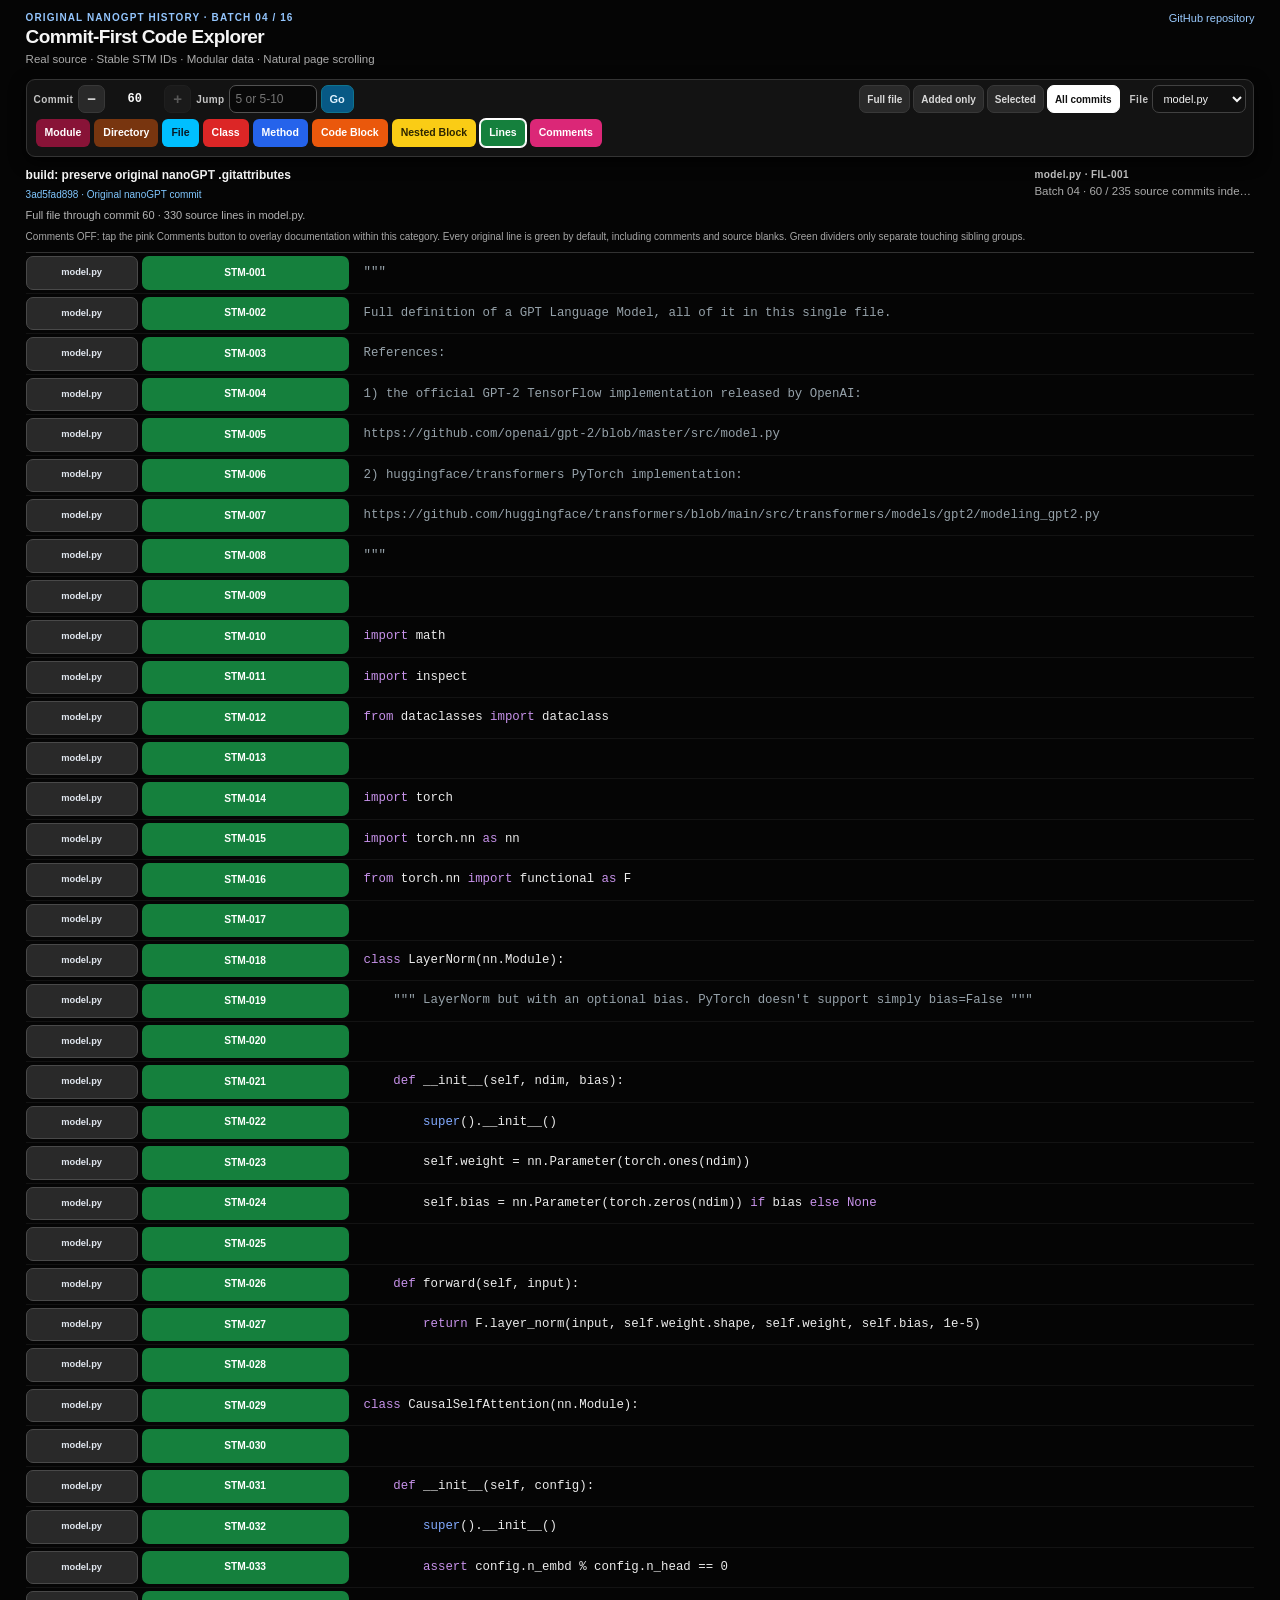
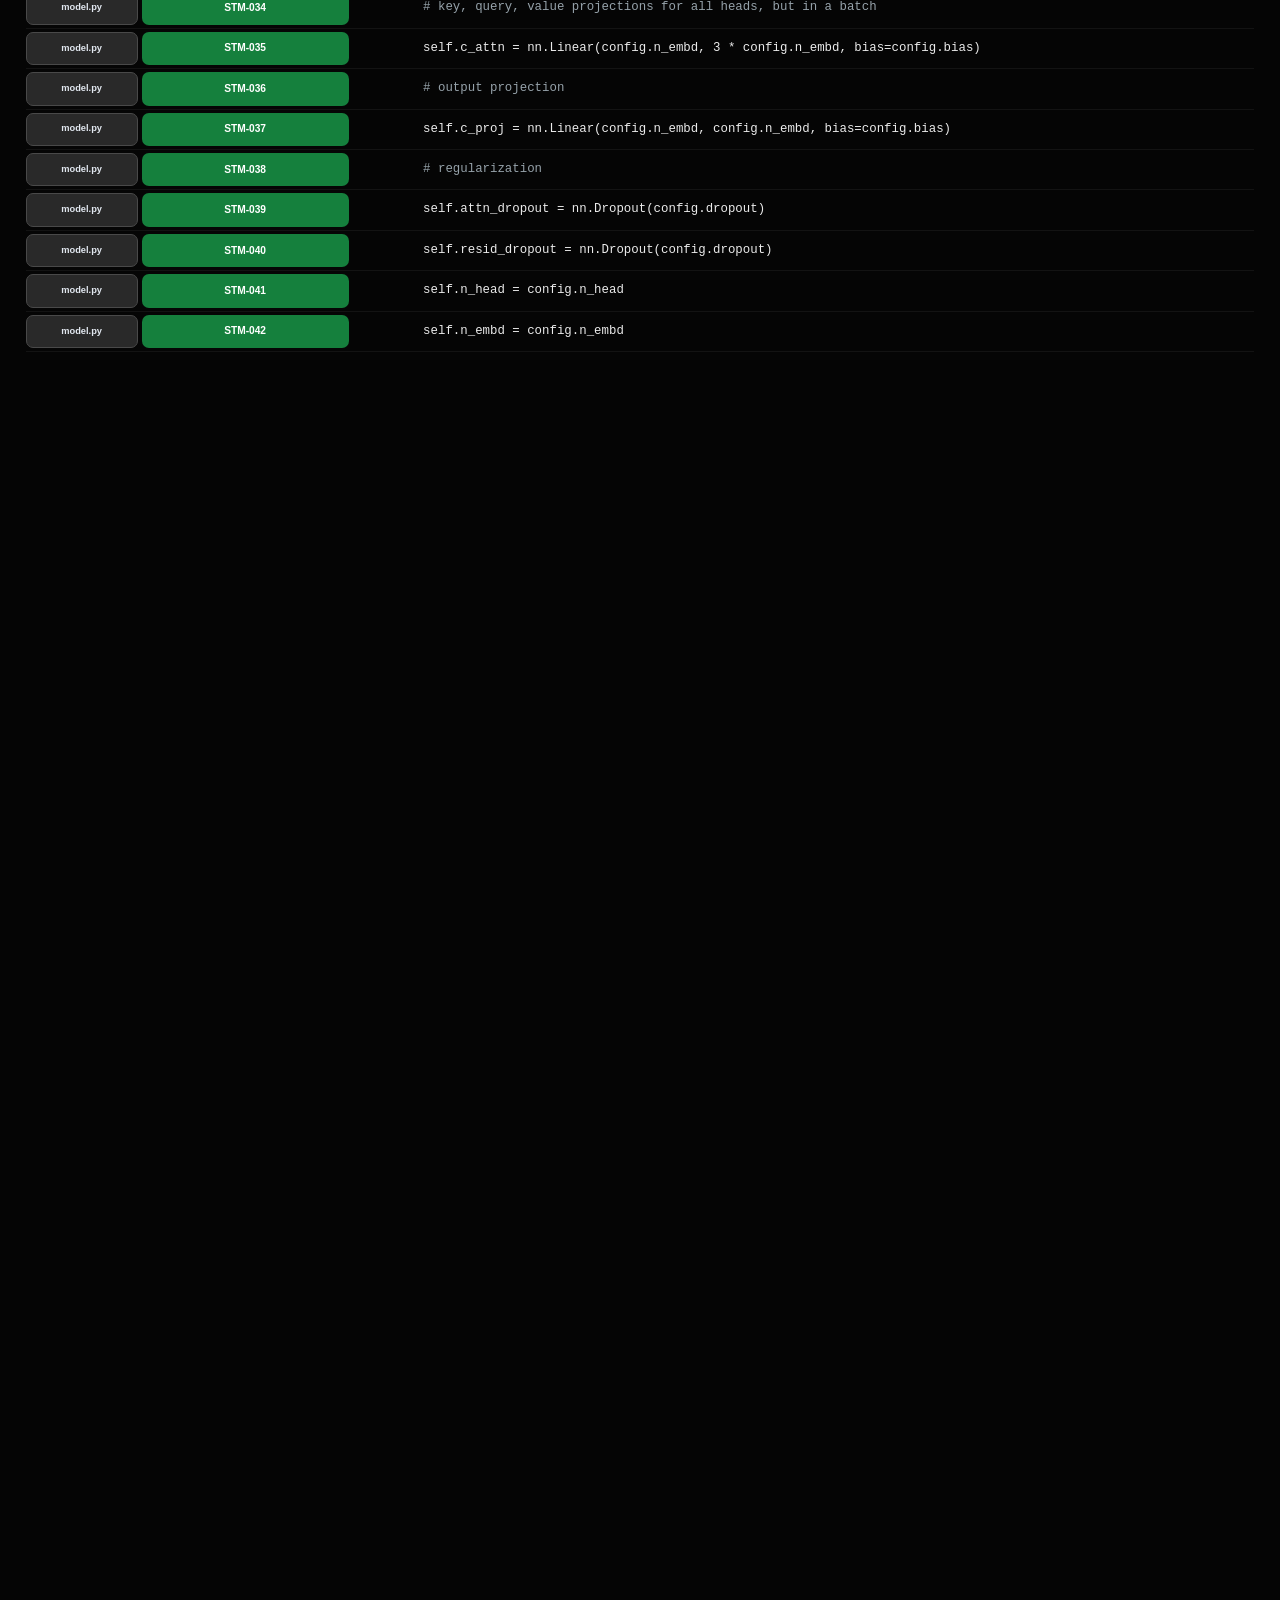
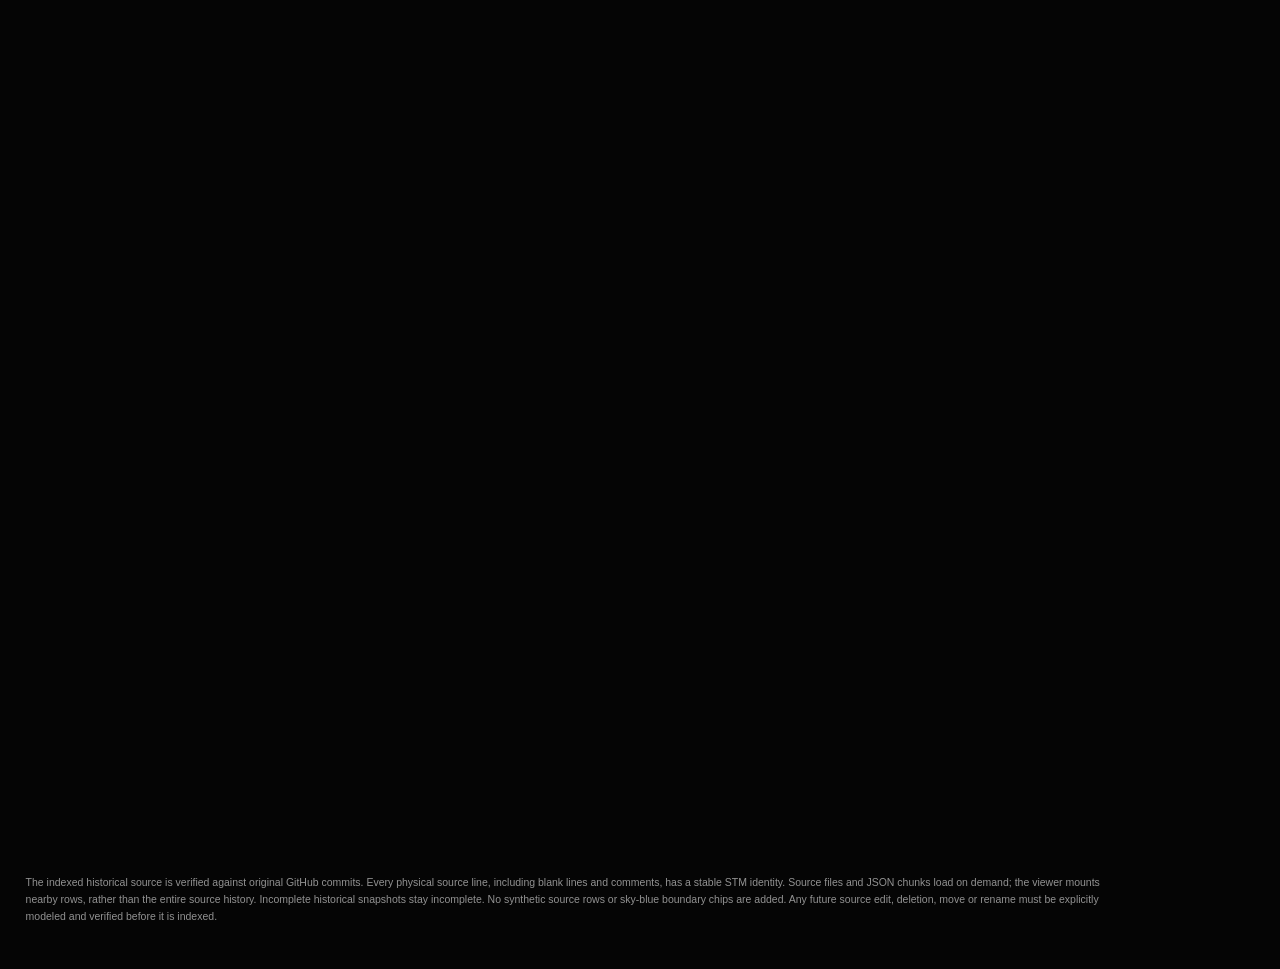
<file: nanogpt-modular-viewer/index.html>
<!doctype html>
<html lang="en">
<head>
<meta charset="utf-8">
<meta name="viewport" content="width=device-width,initial-scale=1">
<meta name="theme-color" content="#050505">
<title>nanoGPT · Modular Commit-First Code Viewer</title>
<meta name="description" content="Real nanoGPT source reconstructed commit by commit, with permanent STM IDs, modular data chunks and a windowed page viewer.">
<link rel="stylesheet" href="./assets/viewer.css">
</head>
<body>
<main class="shell">
  <header class="site-head">
    <div>
      <p class="eyebrow" id="batch-indicator">Original nanoGPT history · Loading indexed batches…</p>
      <h1>Commit-First Code Explorer</h1>
      <p class="subtitle">Real source · Stable STM IDs · Modular data · Natural page scrolling</p>
    </div>
    <a class="source-link" href="https://github.com/sabareeshrao/Project-Rebuild-Version-2" target="_blank" rel="noopener noreferrer">GitHub repository</a>
  </header>

  <!-- Only these compact controls stay visible while the title and statistics scroll away. -->
  <section class="control-bar" id="sticky-tools" aria-label="Sticky commit and category controls">
    <div class="toolbar-main">
      <div class="commit-tools">
        <span class="small-label">Commit</span>
        <div class="stepper" role="group" aria-label="Previous or next source commit">
          <button id="previous" class="step" type="button" aria-label="Previous source commit">−</button>
          <output id="commit-indicator" aria-live="polite">—</output>
          <button id="next" class="step" type="button" aria-label="Next source commit">+</button>
        </div>
        <form id="jump-form" class="jump">
          <label class="small-label" for="jump-input">Jump</label>
          <input id="jump-input" type="text" inputmode="text" autocomplete="off" placeholder="5 or 5-10" aria-label="Source commit number or inclusive range">
          <button class="apply" type="submit">Go</button>
        </form>
      </div>
      <div id="mode-group" class="mode-group" role="group" aria-label="Source view and history reset">
        <button type="button" class="mode" data-mode="full" aria-pressed="false">Full file</button>
        <button type="button" class="mode" data-mode="added" aria-pressed="false">Added only</button>
        <button type="button" class="mode" data-mode="selected" aria-pressed="false">Selected</button>
        <button type="button" class="mode all-commits" id="all-commits" data-action="all" aria-pressed="true">All commits</button>
      </div>
      <label class="file-picker" for="file-select">
        <span class="small-label">File</span>
        <select id="file-select" aria-label="Source file"></select>
      </label>
    </div>
    <!-- A single row of always-filled colors, swipeable on narrow screens without horizontal CODE scroll. -->
    <div class="categories-scroller">
      <div id="categories" class="categories" role="group" aria-label="Color code source by hierarchy category">
        <button type="button" class="category" data-kind="module" aria-pressed="false">Module</button>
        <button type="button" class="category" data-kind="package" aria-pressed="false">Directory</button>
        <button type="button" class="category" data-kind="file" aria-pressed="false">File</button>
        <button type="button" class="category" data-kind="class" aria-pressed="false">Class</button>
        <button type="button" class="category" data-kind="method" aria-pressed="false">Method</button>
        <button type="button" class="category" data-kind="block" aria-pressed="false">Code Block</button>
        <button type="button" class="category" data-kind="nested" aria-pressed="false">Nested Block</button>
        <button type="button" class="category" data-kind="line" aria-pressed="true">Lines</button>
        <button type="button" class="category" data-kind="comment" aria-pressed="false" aria-label="Toggle pink comments and docstrings inside the selected hierarchy category">Comments</button>
      </div>
    </div>
  </section>

  <section class="summary" aria-label="Selected historical source">
    <div>
      <div id="commit-title">Loading source history…</div>
      <a id="commit-link" href="https://github.com/sabareeshrao/Project-Rebuild-Version-2/commits/main" target="_blank" rel="noopener noreferrer">Original GitHub commit</a>
    </div>
    <div>
      <div id="file-name" class="small-label">model.py</div>
      <div id="file-meta" class="subtitle">Loading indexed source files…</div>
    </div>
  </section>
  <p id="status" role="status" aria-live="polite">Loading modular source manifest…</p>
  <p id="hint">Select a hierarchy, then toggle Comments to highlight its documentation in pink. Green dividers appear only between touching sibling groups.</p>

  <section id="line-area" class="line-area" aria-label="Virtualized original source and permanent statement identifiers">
    <div id="top-spacer" aria-hidden="true"></div>
    <div id="line-window"></div>
    <div id="bottom-spacer" aria-hidden="true"></div>
  </section>

  <p class="footer">
    The indexed historical source is verified against original GitHub commits. Every physical source line,
    including blank lines and comments, has a stable STM identity. Source files and JSON chunks load on demand;
    the viewer mounts nearby rows, rather than the entire source history. Incomplete historical snapshots stay
    incomplete. No synthetic source rows or sky-blue boundary chips are added. Any future source edit, deletion,
    move or rename must be explicitly modeled and verified before it is indexed.
  </p>
</main>
<script type="module" src="./assets/app.js"></script>
</body>
</html>
</file>
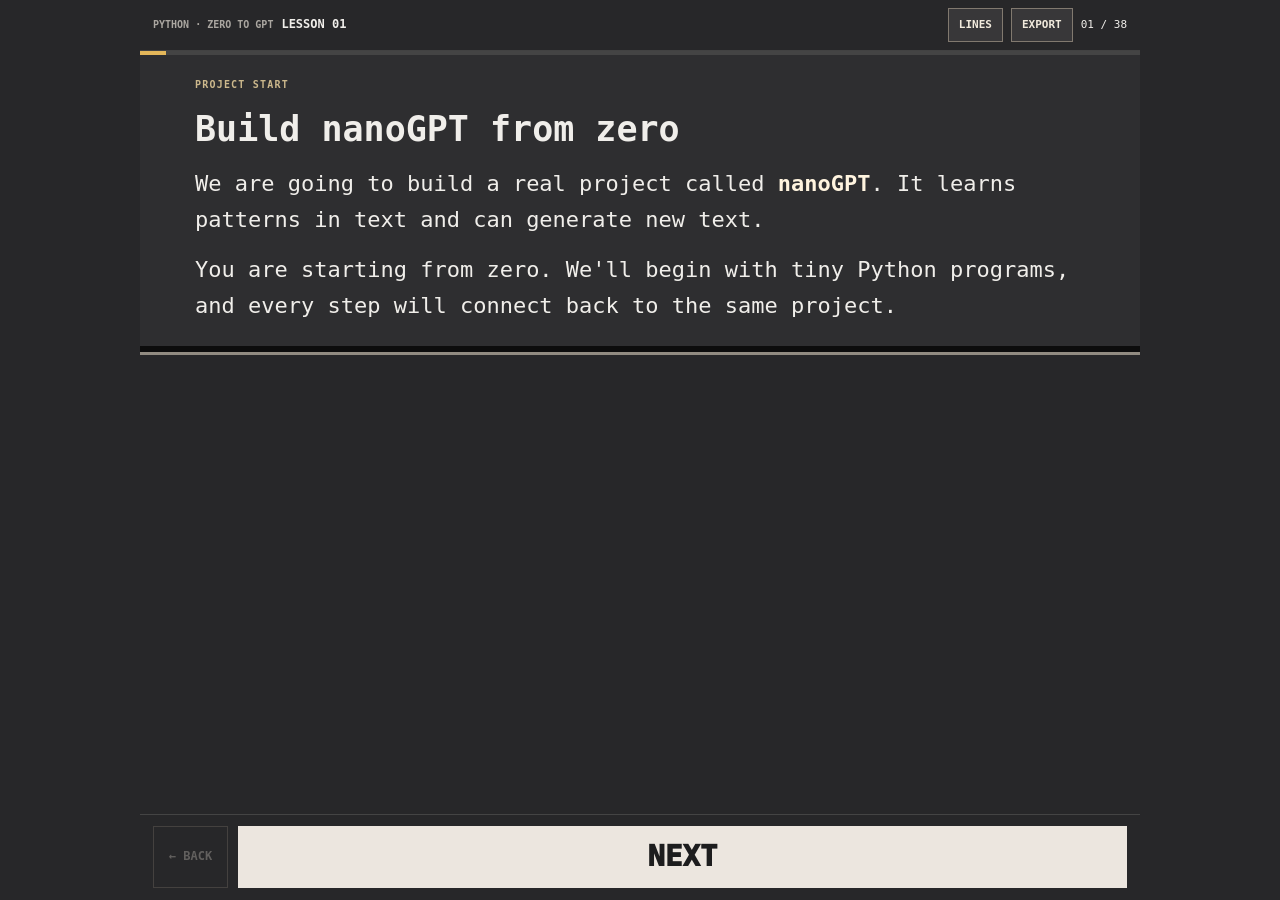
<file: learning/lessons/01-first-python/index.html>
<!doctype html><html lang="en"><head><meta charset="utf-8"><meta name="viewport" content="width=device-width,initial-scale=1,viewport-fit=cover"><meta name="theme-color" content="#272729"><title>nanoGPT — Beginner Chapter 01</title><style>
*{box-sizing:border-box}
html,body{margin:0;height:100%;width:100%}
body{background:#272729;color:#f0eeea;font:500 17px/1.65 ui-monospace,SFMono-Regular,Menlo,Consolas,monospace;-webkit-font-smoothing:antialiased}
button,textarea,select{font:inherit}
button{cursor:pointer}
button:focus-visible,a:focus-visible,select:focus-visible,textarea:focus-visible{outline:2px solid #f0bf4c;outline-offset:2px}
#app{max-width:1000px;margin:auto;height:100dvh;display:flex;flex-direction:column;overflow:hidden}
.bar{display:flex;align-items:center;min-height:51px;flex:0 0 auto;padding:8px 13px;gap:8px;border-bottom:1px solid #424242}
.bar small{font-size:10px;color:#aba7a1;font-weight:900;white-space:nowrap}
.bar b{font-size:12px;white-space:nowrap;overflow:hidden;text-overflow:ellipsis}
.bar .spacer{flex:1}
.topbtn{background:#383739;border:1px solid #81796f;padding:7px 10px;color:#f1eadd;font-size:11px;font-weight:800;white-space:nowrap}
#num{white-space:nowrap;font-size:11px}
.track{height:4px;background:#444;flex:0 0 auto}
#trackFill{height:100%;background:#e4b75a;transition:width .2s;width:0}
#scroll{flex:1;min-height:0;overflow:auto;overscroll-behavior:contain;scrollbar-color:#666 transparent;scrollbar-width:thin}
.lesson{display:flex;flex-direction:column;min-height:100%}
.intro{padding:22px clamp(20px,5vw,55px);background:#2e2e30;border-bottom:6px solid #0c0c0c;box-shadow:0 3px #918b81}
.eyebrow{font-size:10px;letter-spacing:.12em;font-weight:900;color:#ccb88c;margin-bottom:13px}
.intro h1{margin:0 0 14px;font-size:clamp(23px,3.2vw,35px);line-height:1.3}
.intro p{margin:0 0 14px;line-height:1.63;font-size:clamp(17px,2.25vw,22px)}
.intro p:last-child{margin:0}
.intro code,.why code{font-size:.9em;background:#59534a;border-radius:3px;color:#fff1d9;padding:0 4px;overflow-wrap:anywhere}
.intro b{color:#fff4df}
.stage{flex:1;min-height:200px;display:flex;flex-direction:column;gap:18px;padding:23px clamp(13px,3vw,34px) 28px}
.stage.center{justify-content:center}
.codeBox{background:#1b1c21;border:1px solid #151515;border-radius:8px;overflow:hidden;box-shadow:0 9px 17px #0002;flex-shrink:0}
.codeTop{display:flex;align-items:center;gap:7px;height:29px;background:#22252b;border-bottom:1px solid #383a43;padding:0 12px}
.dot{height:7px;width:7px;border-radius:50%;background:#dd8c7e}
.dot.two{background:#d1b46f}.dot.three{background:#80b29d}
.codeTop span{margin-left:auto;color:#b0a9a1;letter-spacing:.1em;font-size:10px}
.codeScroll{width:100%;min-width:0;overflow-x:auto;overflow-y:hidden;-webkit-overflow-scrolling:touch;touch-action:pan-x pan-y;scrollbar-width:thin;scrollbar-color:#8b8377 #21242a;overscroll-behavior-x:contain}
.codeLines{width:max-content;min-width:100%;padding:8px 0 11px;font:500 clamp(13px,2.2vw,18px)/1.83 ui-monospace,Consolas,monospace}
.codeLine{width:max-content;min-width:100%;display:grid;grid-template-columns:35px max-content}
.codeLine .n{position:sticky;left:0;z-index:1;background:#252731;color:#76787e;user-select:none;text-align:right;padding:0 9px 0 3px}
.codeLine .c{white-space:pre;padding:0 13px}
.str{color:#dca98c}.key{color:#cc9bcf}.fun{color:#98bde2}.number{color:#b8cfa3}.comment{color:#9da09d}
.kicker{font-weight:900;font-size:10px;letter-spacing:.13em;color:#c6bbae;margin-bottom:5px}
.output{font:500 22px/1.65 Georgia,serif;margin:0 7px;white-space:pre-wrap}
.choiceList{display:grid;gap:9px}
.choice{display:flex;gap:13px;min-height:55px;padding:11px 12px;align-items:center;text-align:left;border:1px solid #545458;border-radius:3px;background:#222327;color:#eceae6;font-size:clamp(14px,2vw,18px);line-height:1.4}
.letter{flex:0 0 29px;height:29px;display:grid;place-items:center;border:1px solid #787878;font-size:13px}
.choice.chosen{border-color:#edc55a;background:#3a3327}.choice.chosen .letter{background:#edc55a;color:#171717}
.choice.good{border-color:#75d0a3;background:#283d31}.choice.good .letter{background:#75d0a3;color:#171717}
.choice.bad{border-color:#e59181;background:#422e2d}.choice.bad .letter{background:#e59181;color:#171717}
.choice:disabled{cursor:default}
.answer{border-top:1px solid #494949;padding:15px 2px 4px;margin-top:auto;min-height:92px;font-size:14px;line-height:1.65}
.answer.hidden{visibility:hidden}
.answer h3{margin:0 0 5px;font-size:16px;color:#81d8ab}
.answer h3.error{color:#efa191}
.why{color:#ded6cc}
.retry{background:#3b2d2a;border:1px solid #997261;color:#f1d1bd;padding:8px 12px;font-size:12px;font-weight:900;margin-top:9px}
footer{flex:0 0 auto;min-height:86px;display:flex;gap:10px;padding:11px 13px max(12px,env(safe-area-inset-bottom));border-top:1px solid #444}
#back{min-width:75px;border:1px solid #837a6e;background:transparent;color:#ded7ce;font-size:12px;font-weight:900}
#back:disabled{opacity:.32}
#next{flex:1;border:0;background:#ece6df;color:#1d1d1e;font-size:clamp(19px,3vw,29px);font-weight:1000}
#next:disabled{background:#646464;color:#343434}
.flow{display:grid;gap:7px;max-width:540px;width:100%;margin:auto}
.flowItem{background:#303238;border:1px solid #62666b;border-radius:5px;padding:12px;display:flex;align-items:center;justify-content:space-between;gap:10px}
.flowItem b{font-size:14px}.flowItem span{font-size:11px;color:#d4cac1;text-align:right}
.arrow{text-align:center;color:#dbbd79;line-height:1.1}
.pairs{display:grid;grid-template-columns:1fr 1fr;gap:12px}
.pair{background:#2e3035;border:1px solid #555961;border-radius:6px;text-align:center;padding:13px}
.pair small{display:block;color:#d4c6b3;font-size:11px}
.pair b{display:block;font-size:21px}
.chars{display:grid;grid-template-columns:repeat(5,minmax(0,1fr));gap:7px}
.char{background:#2e3035;border:1px solid #646465;border-radius:5px;padding:10px 0;text-align:center;font-size:23px;font-weight:900}
.char small{display:block;color:#e8c778;font-size:11px;margin-top:10px}
.char.space{background:#3a3428}.char.space span{font-size:9px}
.event{padding:13px;background:#303034;border-left:3px solid #d6b374;font-size:14px;line-height:1.55;margin-bottom:11px}
.tag{display:inline-block;border:1px solid #99805a;background:#373022;color:#f0d5a3;padding:5px 9px;font-size:11px;font-weight:800}
.sourceLink{display:block;color:#decda9;font-size:12px;word-break:break-word;margin-top:10px}
.labText{width:100%;min-height:160px;background:#15171b;border:1px solid #777;color:#f4eadc;padding:14px;border-radius:7px;resize:vertical;font:500 15px/1.6 ui-monospace,Consolas,monospace}
.smallBtn{border:1px solid #8e8881;background:#343438;color:#e6e2dc;font-size:12px;font-weight:850;padding:11px 13px;width:fit-content}
.note{font-size:13px;color:#c8c1b8;line-height:1.6;border-left:3px solid #e5bf74;padding:8px 12px}
.completion{display:grid;gap:12px}
.score{font-size:58px;line-height:1;font-weight:950}
.achievement{border-left:3px solid #80caa5;background:#303337;padding:10px 13px;font-size:14px}
.overlay{position:fixed;inset:0;z-index:10;display:none;background:#050505e6;align-items:center;justify-content:center;padding:12px}
.overlay.active{display:flex}
.modal{width:min(940px,100%);max-height:min(94dvh,950px);display:flex;flex-direction:column;background:#2c2e32;border:1px solid #6f6f6f;border-radius:8px;overflow:hidden}
.modalHeader{display:flex;align-items:center;gap:12px;padding:12px;border-bottom:1px solid #505050}
.modalHeader b{flex:1;font-size:14px}
.modalHeader button{background:#37383c;border:1px solid #818181;color:#eee;padding:9px 12px;font-size:12px}
.modalBody{overflow:auto;flex:1;min-height:0;padding:14px}
.modalBody p{font-size:13px;line-height:1.6;color:#d5c9b8}
.fileList{display:grid;gap:6px}
.fileBtn{display:flex;align-items:center;gap:8px;justify-content:space-between;text-align:left;background:#24252a;border:1px solid #5e5e61;color:#ece7df;padding:10px;font-size:12px;overflow-wrap:anywhere}
.fileBtn.active{border-color:#e6bc72}
.lineGrid{display:grid;grid-template-columns:repeat(auto-fill,minmax(55px,1fr));gap:5px;margin-top:13px}
.lineChip{display:grid;place-items:center;background:#292a2e;border:1px solid #555;color:#aaa;text-decoration:none;padding:8px 3px;font-size:12px}
.lineChip.planned{background:#463a28;color:#f4dcac;border-color:#a1885c}
.legend{font-size:12px;color:#c8bbab;line-height:1.55;margin:10px 0}
@media(max-width:550px){.bar{padding:6px 9px;gap:5px;min-height:48px}.bar small{font-size:9px}.bar b{font-size:10px}.topbtn{font-size:9px;padding:6px}.intro{padding:19px 20px}.intro p{font-size:17px}.stage{padding:20px 12px}.codeLines{font-size:13px}.codeLine{grid-template-columns:31px max-content}.codeLine .n{padding-right:7px}.codeLine .c{padding:0 9px}footer{min-height:80px;padding:10px}.overlay{padding:0}.modal{max-height:100dvh;height:100dvh;border-radius:0;border:0}.chars{gap:4px}.char{padding:9px 0;font-size:20px}.char small{font-size:10px}}
@media(max-height:640px){.intro{padding-top:11px;padding-bottom:12px}.intro p{font-size:15px;line-height:1.5}.eyebrow{margin-bottom:7px}.stage{padding-top:13px}footer{min-height:70px}}
</style></head><body>
<div id="app"><header class="bar"><small>PYTHON · ZERO TO GPT</small><b>LESSON 01</b><span class="spacer"></span><button class="topbtn" id="map" type="button">LINES</button><button class="topbtn" id="export" type="button">EXPORT</button><span id="num">01 / 38</span></header><div class="track"><div id="trackFill"></div></div><main id="scroll"><div class="lesson"><section class="intro" id="intro"></section><section class="stage" id="stage"></section></div></main><footer><button id="back" type="button">← BACK</button><button id="next" type="button">NEXT</button></footer></div>
<div class="overlay" id="overlay" role="dialog" aria-modal="true" aria-hidden="true" aria-label="Project code line tracker"><div class="modal"><div class="modalHeader"><b>Original code line tracker</b><button id="closeMap" type="button">CLOSE ×</button></div><div class="modalBody"><p>All original Python file lines and notebook code-cell lines are tracked. <strong>1,627 units across 17 files</strong>. A highlighted lesson line is not proof of mastery.</p><div class="fileList" id="files"></div><div id="details"></div><p><a target="_blank" rel="noopener" href="https://github.com/sabareeshrao/Project-Rebuild-Version-2/blob/main/learning/tracker/source-lines.json">View full tracker JSON on GitHub</a></p></div></div></div><script>
"use strict";
const LESSON={"schema_version":1,"lesson_id":"01","title":"From Text to Your First Python Code","level":"absolute_beginner","source_revision":"97e264126419dd66e9cd70d7e31f4e1dd1c5fdc3","why_this_order":"Prerequisite-driven learning while retaining reconstructed Git history and cross-file links; not one commit per lesson.","slides":[{"tag":"PROJECT START","text":["We are going to build a real project called <b>nanoGPT</b>. It learns patterns in text and can generate new text.","You are starting from zero. We'll begin with tiny Python programs, and every step will connect back to the same project."],"title":"Build nanoGPT from zero"},{"tag":"OUR FINAL DESTINATION","text":["Imagine the computer sees the letters <b>hel</b>. A text generator might predict that the next letter is <b>l</b>.","Later we will see how the real nanoGPT model learns to make predictions. Today we start with understanding text."]},{"tag":"HOW THE PROJECT CONNECTS","text":["The whole project follows one journey. We prepare text, build a model, train it, then use it to generate text.","These are connected parts of one application—not separate exercises."],"type":"flow"},{"tag":"WHAT IS PYTHON?","text":["Python is a programming language. We write instructions that a computer can follow.","A Python source file usually ends in <code>.py</code>."]},{"tag":"YOUR FIRST LINE","text":["<code>print(...)</code> tells Python to display something.","The words inside quotes are text."],"code":"print(\"hello\")","output":"hello"},{"tag":"QUESTION 1","text":["What will this program display?"],"code":"print(\"AI\")","choices":["print","AI","Nothing","Error"],"correct":1,"why":"The text between quotes is AI. print() displays it.","skill":"python.print"},{"tag":"STRINGS","text":["In Python, <code>\"hello\"</code> is called a <b>string</b>. A string means text.","Quotes tell Python to treat the characters as text."],"code":"print(\"hello\")\nprint(\"world\")","output":"hello\nworld"},{"tag":"SAVE A VALUE","text":["We can store text under a name instead of typing it again and again.","This named storage is called a <b>variable</b>."],"code":"text = \"hello\""},{"tag":"WHAT DOES = MEAN?","text":["In <code>text = \"hello\"</code>, the name is <b>text</b> and its stored value is <b>hello</b>.","The sign <code>=</code> assigns a value to a name."],"type":"variable"},{"tag":"QUESTION 2","text":["Which part is the variable name?"],"code":"text = \"hello\"","choices":["\"hello\"","text","=","The quotes"],"correct":1,"why":"text is the variable name; \"hello\" is its value.","skill":"python.variables"},{"tag":"PRINT A VARIABLE","text":["When we write <code>print(text)</code> without quotes around text, Python prints the stored value."],"code":"text = \"hello\"\nprint(text)","output":"hello"},{"tag":"QUOTES MAKE A DIFFERENCE","text":["<code>print(text)</code> and <code>print(\"text\")</code> are different.","The first uses the variable. The second prints the literal word text."],"code":"text = \"hello\"\nprint(text)\nprint(\"text\")","output":"hello\ntext"},{"tag":"QUESTION 3","text":["What will these statements print?"],"code":"word = \"cat\"\nprint(word)\nprint(\"word\")","choices":["cat then cat","word then word","cat then word","Nothing"],"correct":2,"why":"The variable contains cat, but the quoted text is the word word.","skill":"python.strings"},{"tag":"OUR FIRST TEXT","text":["Let's use the same small piece of text through the next steps.","It contains five characters, including a space."],"code":"text = \"to be\"\nprint(text)","output":"to be"},{"tag":"COUNT CHARACTERS","text":["A <b>character</b> can be a letter, punctuation, or a space.","<code>\"to be\"</code> contains t, o, a space, b and e."],"type":"characters"},{"tag":"MEET len()","text":["Python has a function called <code>len()</code>.","It counts how many characters are in a string."],"code":"text = \"to be\"\nprint(len(text))","output":"5"},{"tag":"QUESTION 4","text":["What will this display?"],"code":"text = \"AI!\"\nprint(len(text))","choices":["2","3","AI!","Error"],"correct":1,"why":"A, I, and ! make three characters.","skill":"python.len"},{"tag":"CHARACTER POSITIONS","text":["A character's position is called an <b>index</b>.","In Python the first character has index <b>0</b>, not 1."],"type":"characters"},{"tag":"READ THE FIRST CHARACTER","text":["<code>text[0]</code> means the first character of text."],"code":"text = \"to be\"\nprint(text[0])","output":"t"},{"tag":"READ THE SECOND","text":["<code>text[1]</code> means the second character because counting starts from zero."],"code":"text = \"to be\"\nprint(text[1])","output":"o"},{"tag":"QUESTION 5","text":["What is at index 2?"],"code":"text = \"to be\"\nprint(text[2])","choices":["t","o","a space","b"],"correct":2,"why":"Index 2 is the space between the words. Spaces count as characters.","skill":"python.indexing"},{"tag":"A COMPLETE LITTLE PROGRAM","text":["You can now read these four lines as one program.","It stores text, displays it, counts its characters and finds the first one."],"code":"text = \"to be\"\nprint(text)\nprint(len(text))\nprint(text[0])","output":"to be\n5\nt"},{"tag":"QUESTION 6","text":["Predict the output, in order."],"code":"text = \"dog\"\nprint(text[0])\nprint(len(text))","choices":["d then 3","g then 3","d then 2","dog then 3"],"correct":0,"why":"Index 0 is d, and dog contains three characters.","skill":"python.indexing"},{"tag":"WHERE IS THIS IN THE REAL PROJECT?","text":["The project needs far more than \"to be\". It uses a file containing Shakespeare's text.","The real script <code>data/shakespeare_char/prepare.py</code> reads that text before preparing it for the model."],"type":"source","source":{"path":"data/shakespeare_char/prepare.py","start":19,"end":21},"sourceDepth":"preview"},{"tag":"ONE REAL LINE","text":["The repository contains this exact line. It stores the text read from a file in a variable named <code>data</code>.","We haven't learned <code>with</code>, <code>open</code>, or file reading yet. We'll return to those details later."],"code":"data = f.read()","type":"source","source":{"path":"data/shakespeare_char/prepare.py","start":20,"end":20},"sourceDepth":"preview"},{"tag":"PRINT THE REAL LENGTH","text":["The next real line prints the length of the dataset.","You already know part of this: <code>len(data)</code> counts the characters stored in data."],"code":"print(f\"length of dataset in characters: {len(data):,}\")","type":"source","source":{"path":"data/shakespeare_char/prepare.py","start":21,"end":21},"sourceDepth":"walkthrough"},{"tag":"WHAT IS AN f-STRING?","text":["An <b>f-string</b> lets Python insert a calculated value into text.","The part inside <code>{...}</code> is evaluated and inserted into the message."],"code":"text = \"to be\"\nprint(f\"Characters: {len(text)}\")","output":"Characters: 5"},{"tag":"QUESTION 7","text":["What does this print?"],"code":"text = \"hello\"\nprint(f\"Length: {len(text)}\")","choices":["Length: text","Length: 5","Length: 6","Nothing"],"correct":1,"why":"The string hello has five characters, so the f-string inserts 5.","skill":"python.f_strings"},{"tag":"WHY THE COMMA?","text":["In the real source, <code>:,</code> asks Python to put commas between thousands.","It changes how the number looks, not what the number means."],"code":"n = 12345\nprint(f\"{n:,}\")","output":"12,345"},{"tag":"NOW READ THE WHOLE LINE","text":["<code>print</code> displays text, <code>f</code> inserts a value, <code>len(data)</code> counts characters, and <code>:,</code> formats the number.","This is the real project's data-length output."],"code":"print(f\"length of dataset in characters: {len(data):,}\")","type":"source","source":{"path":"data/shakespeare_char/prepare.py","start":21,"end":21},"sourceDepth":"walkthrough"},{"tag":"QUESTION 8","text":["Why does the original script use len(data)?"],"choices":["To download text","To count characters","To train the model","To delete words"],"correct":1,"why":"len(data) counts how many characters were loaded.","skill":"project.data_prep"},{"tag":"A PEEK AHEAD","text":["Next the script will find which unique characters exist in the book.","Here is the real next-stage expression. Don't memorize <code>set</code>, <code>list</code> or <code>sorted</code> yet. They belong in Chapter 2."],"code":"chars = sorted(list(set(data)))","type":"source","source":{"path":"data/shakespeare_char/prepare.py","start":24,"end":24},"sourceDepth":"future_preview"},{"tag":"THE FILES FORM ONE SYSTEM","text":["<code>prepare.py</code> prepares the text. <code>train.py</code> uses it to train a GPT defined in <code>model.py</code>.","<code>sample.py</code> then uses the trained model to generate new text."],"type":"flow"},{"tag":"THE COMMIT HISTORY STILL MATTERS","text":["The reconstructed Git history begins with a model header, imports, and LayerNorm code.","We are deliberately learning text and Python first, because understanding the eventual model requires these foundations.","We'll return to those early model commits when you know enough to understand them."],"type":"history"},{"tag":"QUESTION 9","text":["Which file is responsible for preparing the small character-level Shakespeare dataset?"],"choices":["model.py","sample.py","data/shakespeare_char/prepare.py","bench.py"],"correct":2,"why":"The Shakespeare character-level preparation script loads text and prepares it for training.","skill":"project.data_to_model_flow"},{"tag":"FIND THE BUG","text":["What happens when this code tries to access index 3?"],"code":"text = \"dog\"\nprint(text[3])","choices":["It prints g","It prints a space","It raises IndexError","It prints dog"],"correct":2,"why":"The only valid nonnegative indices are 0, 1 and 2.","skill":"python.indexing"},{"tag":"TRY WRITING CODE YOURSELF","text":["Write a tiny Python program that stores <code>\"hello\"</code> in a variable named <code>text</code>.","Then print its length and its first character.","The in-page checker only inspects your text. Run it in Python and share the output if you want independent verification."],"type":"lab"},{"tag":"LESSON COMPLETE","text":["You can now recognize a Python string, variable, print(), len(), indexing and a simple f-string.","You also understand what the dataset-length line does in the real project. We have <b>not</b> claimed mastery of file reading, tokenization or PyTorch."],"type":"end","title":"First milestone: reading Python text"}],"lab":{"description":"text = \"hello\"; print(len(text)); print(text[0])","expected_output":"5\nh","execution":"human verification needed"}},TRACKER={"schema_version":1,"repository":"sabareeshrao/Project-Rebuild-Version-2","source_snapshot":{"branch":"main","commit":"97e264126419dd66e9cd70d7e31f4e1dd1c5fdc3","note":"This tracker is pinned to the original source state, before learning/ files were added. Reconcile blob hashes if code changes."},"coverage_model":{"default_learner_status":"not_started","statuses":["not_started","seen","explained","practiced","demonstrated"],"meaning":{"not_started":"No learner evidence stored","seen":"Learner reports viewing this source line","explained":"Learner can explain the purpose and dependent code","practiced":"Learner completed a related exercise","demonstrated":"Learner independently recreated or modified relevant behavior and showed working result"},"notebook_rule":"Track code-cell source lines using (cell_number_1_based, line_in_cell_1_based); Markdown cells and notebook JSON formatting are not source-code lines.","physical_line_rule":"Python line_count includes code, comments, and blank lines. Coverage ranges refer to the file at source_snapshot.commit, with original file numbering.","status_rule":"A lesson plan is not proof of learning; lesson_coverage plans must never silently update learner_overrides."},"totals":{"tracked_code_files":17,"python_files":15,"notebooks":2,"python_physical_lines":1220,"notebook_code_lines":407,"tracked_units":1627},"files":[{"path":"bench.py","blob_sha":"09d574a5b8e6360af60ac17449ba8f01c1abf5e1","kind":"python_source","units":"physical_file_lines","line_count":117,"baseline_learner_status":"not_started","learner_overrides":[]},{"path":"config/eval_gpt2.py","blob_sha":"53978cb9e2408c9172d4b482afbd48784c3f8b27","kind":"python_source","units":"physical_file_lines","line_count":8,"baseline_learner_status":"not_started","learner_overrides":[]},{"path":"config/eval_gpt2_large.py","blob_sha":"4cbeaeff29e1be57088b0baa446899b750caf224","kind":"python_source","units":"physical_file_lines","line_count":8,"baseline_learner_status":"not_started","learner_overrides":[]},{"path":"config/eval_gpt2_medium.py","blob_sha":"9d0db116d1b5876457b286e98d02c69f12d12899","kind":"python_source","units":"physical_file_lines","line_count":8,"baseline_learner_status":"not_started","learner_overrides":[]},{"path":"config/eval_gpt2_xl.py","blob_sha":"1bae34f9f1d752c4b13d9f8b428a104426818553","kind":"python_source","units":"physical_file_lines","line_count":8,"baseline_learner_status":"not_started","learner_overrides":[]},{"path":"config/finetune_shakespeare.py","blob_sha":"148a4c4fa314f489ecd5629653cc710abd2cd795","kind":"python_source","units":"physical_file_lines","line_count":25,"baseline_learner_status":"not_started","learner_overrides":[]},{"path":"config/train_gpt2.py","blob_sha":"8f192732ac7a15b1696ca2f61bce7985e36efc37","kind":"python_source","units":"physical_file_lines","line_count":25,"baseline_learner_status":"not_started","learner_overrides":[]},{"path":"config/train_shakespeare_char.py","blob_sha":"41c81dfb4ea48523199e774ff1f309d9ab1a1181","kind":"python_source","units":"physical_file_lines","line_count":37,"baseline_learner_status":"not_started","learner_overrides":[]},{"path":"configurator.py","blob_sha":"a8bba9599537cbb34b378399a077b525a87d497f","kind":"python_source","units":"physical_file_lines","line_count":47,"baseline_learner_status":"not_started","learner_overrides":[]},{"path":"data/openwebtext/prepare.py","blob_sha":"2a9b9752b7f4626c29cb02c83d33e591831ab1c8","kind":"python_source","units":"physical_file_lines","line_count":81,"baseline_learner_status":"not_started","learner_overrides":[]},{"path":"data/shakespeare/prepare.py","blob_sha":"bda25b139f41f66ef95282337d21d820bc252636","kind":"python_source","units":"physical_file_lines","line_count":33,"baseline_learner_status":"not_started","learner_overrides":[]},{"path":"data/shakespeare_char/prepare.py","blob_sha":"9fd1621d55b2e0fd268ca1a79cf3b056ed23d16b","kind":"python_source","units":"physical_file_lines","line_count":68,"baseline_learner_status":"not_started","learner_overrides":[]},{"path":"model.py","blob_sha":"c698f8b60129d793494de058b0dd4e318c0dcb5e","kind":"python_source","units":"physical_file_lines","line_count":330,"baseline_learner_status":"not_started","learner_overrides":[]},{"path":"sample.py","blob_sha":"d25d6e0861388217c01c2f4284810ee39faa40a2","kind":"python_source","units":"physical_file_lines","line_count":89,"baseline_learner_status":"not_started","learner_overrides":[]},{"path":"scaling_laws.ipynb","blob_sha":"946ea831dc721647126b76f20ed2d423a6a86106","kind":"notebook_code_cells","units":"code_cell_source_lines","line_count":263,"baseline_learner_status":"not_started","learner_overrides":[],"code_cells":[{"cell_number_1_based":2,"line_count":4,"baseline_learner_status":"not_started"},{"cell_number_1_based":4,"line_count":20,"baseline_learner_status":"not_started"},{"cell_number_1_based":6,"line_count":18,"baseline_learner_status":"not_started"},{"cell_number_1_based":7,"line_count":5,"baseline_learner_status":"not_started"},{"cell_number_1_based":8,"line_count":4,"baseline_learner_status":"not_started"},{"cell_number_1_based":11,"line_count":38,"baseline_learner_status":"not_started"},{"cell_number_1_based":12,"line_count":45,"baseline_learner_status":"not_started"},{"cell_number_1_based":15,"line_count":33,"baseline_learner_status":"not_started"},{"cell_number_1_based":17,"line_count":20,"baseline_learner_status":"not_started"},{"cell_number_1_based":19,"line_count":17,"baseline_learner_status":"not_started"},{"cell_number_1_based":20,"line_count":11,"baseline_learner_status":"not_started"},{"cell_number_1_based":23,"line_count":27,"baseline_learner_status":"not_started"},{"cell_number_1_based":24,"line_count":7,"baseline_learner_status":"not_started"},{"cell_number_1_based":25,"line_count":11,"baseline_learner_status":"not_started"},{"cell_number_1_based":26,"line_count":3,"baseline_learner_status":"not_started"}]},{"path":"train.py","blob_sha":"de5785051050d64bbda37a4964c2c079f0739b2b","kind":"python_source","units":"physical_file_lines","line_count":336,"baseline_learner_status":"not_started","learner_overrides":[]},{"path":"transformer_sizing.ipynb","blob_sha":"43262add3ba64c68b3b211a4a8adad6d183cac50","kind":"notebook_code_cells","units":"code_cell_source_lines","line_count":144,"baseline_learner_status":"not_started","learner_overrides":[],"code_cells":[{"cell_number_1_based":2,"line_count":1,"baseline_learner_status":"not_started"},{"cell_number_1_based":3,"line_count":14,"baseline_learner_status":"not_started"},{"cell_number_1_based":4,"line_count":42,"baseline_learner_status":"not_started"},{"cell_number_1_based":5,"line_count":8,"baseline_learner_status":"not_started"},{"cell_number_1_based":7,"line_count":2,"baseline_learner_status":"not_started"},{"cell_number_1_based":10,"line_count":44,"baseline_learner_status":"not_started"},{"cell_number_1_based":11,"line_count":13,"baseline_learner_status":"not_started"},{"cell_number_1_based":13,"line_count":11,"baseline_learner_status":"not_started"},{"cell_number_1_based":15,"line_count":9,"baseline_learner_status":"not_started"}]}],"lesson_plans":[{"lesson_id":"01","title":"From Text to Your First Python Code","planned_source_coverage":[{"path":"data/shakespeare_char/prepare.py","ranges":[{"start":19,"end":20,"depth":"context_preview","note":"File read; full syntax deferred to later chapter"},{"start":21,"end":21,"depth":"line_walkthrough","note":"Connect print, f-string and len to real dataset-length output"},{"start":23,"end":25,"depth":"future_preview","note":"Unique characters and vocab size are explained in Lesson 2"}]},{"path":"model.py","ranges":[{"start":1,"end":8,"depth":"architecture_preview","note":"GPT model file header; no Python internals claimed"}]},{"path":"train.py","ranges":[{"start":30,"end":30,"depth":"architecture_preview","note":"Imports GPT classes from model.py, why files connect"}]},{"path":"sample.py","ranges":[{"start":9,"end":9,"depth":"architecture_preview","note":"Generation script imports same GPT class; no syntax mastery claimed"}]}],"completed":false}],"excluded_from_line_by_line_code_coverage":["LICENSE","README.md",".gitignore",".gitattributes","assets/*","data/*/readme.md"],"excluded_note":"Supporting documents/assets are covered in project context but are not Python source code; notebooks count only code-cell source lines.","sync_instructions":"After an HTML lesson, export the attempt record and ask ChatGPT to update progress.json and explicit per-line learner_overrides only when backed by evidence."},REV=LESSON.source_revision;
const REPO="sabareeshrao/Project-Rebuild-Version-2",KEY="nanogpt-zero-lesson-01";
const byId=id=>document.getElementById(id);
const escapeHtml=v=>String(v).replace(/[&<>"']/g,c=>({"&":"&amp;","<":"&lt;",">":"&gt;",'"':"&quot;","'":"&#39;"}[c]));
const sourceUrl=(file,start,end)=>"https://github.com/"+REPO+"/blob/"+REV+"/"+file+(file.endsWith(".py")?"#L"+start+(end&&end!==start?"-L"+end:""):"");
let state={index:0,answers:{},checked:{},lab:"",labValid:false,finished:false};
try{const x=JSON.parse(localStorage.getItem(KEY)||"null");if(x&&Number.isInteger(x.index))state={...state,...x,index:Math.min(LESSON.slides.length-1,Math.max(0,x.index))}}catch(e){}
function save(){try{localStorage.setItem(KEY,JSON.stringify(state))}catch(e){}}
function highlight(s){const re=/#[^\n]*|"(?:\\.|[^"\\])*"|'(?:\\.|[^'\\])*'|\b(?:print|len|sorted|set|list|read)\b|\b(?:import|from|def|if|with|as|return|for|in)\b|\b\d+\b/g;let out="",p=0,m;while((m=re.exec(s))){out+=escapeHtml(s.slice(p,m.index));const w=m[0],cls=w[0]==="#"?"comment":w[0]==='"'||w[0]==="'"?"str":/^\d+$/.test(w)?"number":/^(print|len|sorted|set|list|read)$/.test(w)?"fun":"key";out+='<span class="'+cls+'">'+escapeHtml(w)+"</span>";p=m.index+w.length}return out+escapeHtml(s.slice(p))}
function codeBlock(src,tag){return '<div class="codeBox"><div class="codeTop"><i class="dot"></i><i class="dot two"></i><i class="dot three"></i><span>'+escapeHtml(tag||"PYTHON")+'</span></div><div class="codeScroll" tabindex="0" aria-label="Python source; swipe horizontally for long lines"><div class="codeLines">'+src.split("\n").map((ln,i)=>'<div class="codeLine"><span class="n">'+(i+1)+'</span><span class="c">'+(ln?highlight(ln):"&nbsp;")+"</span></div>").join("")+"</div></div></div>"}
function flow(){const arr=[["1 · PREPARE TEXT","data/shakespeare_char/prepare.py"],["2 · BUILD THE MODEL","model.py"],["3 · TRAIN THE MODEL","train.py"],["4 · GENERATE TEXT","sample.py"]];return '<div class="flow">'+arr.map((a,i)=>'<div class="flowItem"><b>'+a[0]+'</b><span>'+a[1]+'</span></div>'+(i<arr.length-1?'<div class="arrow">↓</div>':"")).join("")+"</div>"}
function chars(){return '<div class="chars">'+["t","o"," ","b","e"].map((c,i)=>'<div class="char'+(i===2?" space":"")+'">'+(i===2?"<span>SPACE</span>":escapeHtml(c))+"<small>"+i+"</small></div>").join("")+"</div>"}
function history(){return ['Early commits: model.py header and imports, then the LayerNorm class.','Our first chapter: learn how to read and write the Python needed to understand the project.','Later: revisit the original LayerNorm and attention commits as one connected model.'].map(s=>'<div class="event">'+s+"</div>").join("")}
function getQuiz(s,i){const done=!!state.checked[i],choice=state.answers[i];let h='<div class="choiceList">'+s.choices.map((x,j)=>{const on=choice===j;return '<button type="button" class="choice'+(on?" chosen":"")+(done&&on?(j===s.correct?" good":" bad"):"")+'" data-answer="'+j+'" '+(done?"disabled":"")+'><span class="letter">'+(on?"✓":String.fromCharCode(65+j))+'</span><span>'+escapeHtml(x)+"</span></button>"}).join("")+"</div>";if(done){const right=choice===s.correct;h+='<div class="answer" role="status"><h3 class="'+(right?"":"error")+'">'+(right?"CORRECT!":"NOT QUITE")+'</h3><div class="why">'+(right?"":"Correct answer: <b>"+escapeHtml(s.choices[s.correct])+"</b>. ")+"<b>Why?</b> "+s.why+'</div>'+(!right?'<button class="retry" id="retry" type="button">TRY AGAIN</button>':"")+"</div>"}else h+='<div class="answer hidden" aria-hidden="true">Feedback after checking.</div>';return h}
function lab(){return '<div class="kicker">WRITE THREE LINES OF PYTHON</div><textarea class="labText" id="lab" spellcheck="false" placeholder="text = ...\nprint(...)\nprint(...)">'+escapeHtml(state.lab)+'</textarea><button class="smallBtn" type="button" id="checkLab">CHECK STRUCTURE</button><div class="note" id="labNote">'+(state.labValid?"Your structure looks correct. Now run it in Python; this page does not execute code.":"Write the assignment, print the length, and print the first character.")+'</div><div class="kicker">EXPECTED OUTPUT IF CORRECT AND RUN</div><div class="output">5\nh</div>'}
function finish(){const indexes=LESSON.slides.map((s,i)=>s.choices?i:null).filter(v=>v!==null);const done=indexes.filter(i=>state.checked[i]);const score=done.filter(i=>state.answers[i]===LESSON.slides[i].correct).length;const rows=['Learned basic Python print, strings, variables and indexing.','Connected a toy example to real Shakespeare preparation code.','Viewed how prepare.py, model.py, train.py and sample.py depend on each other.','Source-line tracker remains evidence-based: reading is not mastery.'];return '<div class="completion"><div class="score">'+score+" / "+indexes.length+'</div><div class="kicker">CHECKED QUIZ SCORE · NOT INDEPENDENT MASTERY</div>'+rows.map(x=>'<div class="achievement">✓ '+x+"</div>").join("")+'<button type="button" class="smallBtn" id="exportEnd">EXPORT ATTEMPT TO SHARE</button><div class="note">This page saves progress in your browser. Export and send the JSON to ChatGPT so we can update the GitHub learning record after checking your work.</div></div>'}
function render(){const i=state.index,s=LESSON.slides[i];byId("num").textContent=String(i+1).padStart(2,"0")+" / "+LESSON.slides.length;byId("trackFill").style.width=(100*(i+1)/LESSON.slides.length)+"%";byId("intro").innerHTML='<div class="eyebrow">'+escapeHtml(s.tag)+'</div>'+(s.title?"<h1>"+escapeHtml(s.title)+"</h1>":"")+s.text.map(x=>"<p>"+x+"</p>").join("");let h="";
if(s.code)h+=codeBlock(s.code,s.type==="source"?"REAL PROJECT SOURCE":"PRACTICE CODE");
if(s.output!==undefined)h+='<div><div class="kicker">OUTPUT</div><div class="output">'+escapeHtml(s.output)+"</div></div>";
if(s.type==="flow")h+=flow();
if(s.type==="characters")h+=chars();
if(s.type==="variable")h+='<div class="pairs"><div class="pair"><small>Variable name</small><b>text</b></div><div class="pair"><small>Stored value</small><b>"hello"</b></div></div>';
if(s.type==="history")h+=history();
if(s.type==="lab")h+=lab();
if(s.type==="end")h+=finish();
if(s.choices)h+=getQuiz(s,i);
if(s.source)h+='<div><span class="tag">SOURCE: '+escapeHtml(s.sourceDepth||"preview")+'</span><a class="sourceLink" target="_blank" rel="noopener" href="'+sourceUrl(s.source.path,s.source.start,s.source.end)+'">'+escapeHtml(s.source.path)+":"+s.source.start+(s.source.end!==s.source.start?"–"+s.source.end:"")+'</a></div>';
byId("stage").className="stage"+(!s.code&&!s.choices&&!s.type?" center":"");byId("stage").innerHTML=h;
byId("stage").querySelectorAll("[data-answer]").forEach(b=>b.addEventListener("click",()=>{state.answers[i]=Number(b.dataset.answer);save();render()}));
if(byId("retry"))byId("retry").addEventListener("click",()=>{delete state.checked[i];delete state.answers[i];save();render()});
if(byId("lab"))byId("lab").addEventListener("input",e=>{state.lab=e.target.value;state.labValid=false;save()});
if(byId("checkLab"))byId("checkLab").addEventListener("click",()=>{const x=state.lab;state.labValid=/\btext\s*=\s*["']hello["']/.test(x)&&/print\s*\(\s*len\s*\(\s*text\s*\)\s*\)/.test(x)&&/print\s*\(\s*text\s*\[\s*0\s*\]\s*\)/.test(x);save();byId("labNote").textContent=state.labValid?"Looks structurally correct. This is not code execution. Run it in Python for proof.":'Include text = "hello", print(len(text)), and print(text[0]).';});
if(byId("exportEnd"))byId("exportEnd").addEventListener("click",exportAttempt);
byId("back").disabled=i===0;const btn=byId("next");if(s.type==="end"){state.finished=true;save();btn.textContent="FINISHED";btn.disabled=true}else if(s.choices&&!state.checked[i]){btn.textContent="CHECK";btn.disabled=state.answers[i]===undefined}else{btn.textContent=i===LESSON.slides.length-2?"FINISH":"NEXT";btn.disabled=false}
}
function next(){if(byId("overlay").classList.contains("active"))return;const i=state.index,s=LESSON.slides[i];if(s.type==="end")return;if(s.choices&&!state.checked[i]){if(state.answers[i]===undefined)return;state.checked[i]=true;save();render();return}state.index=Math.min(LESSON.slides.length-1,i+1);save();render();byId("scroll").scrollTop=0}
function back(){if(byId("overlay").classList.contains("active"))return;state.index=Math.max(0,state.index-1);save();render();byId("scroll").scrollTop=0}
function exportAttempt(){const q=LESSON.slides.map((s,i)=>s.choices?{screen:i+1,skill:s.skill,answer:state.answers[i]??null,correct:state.checked[i]?(state.answers[i]===s.correct):null}:null).filter(Boolean);const result={format:"nanogpt-lesson-attempt-v1",lesson:"01",source_revision:REV,finished_in_browser:state.finished,exported_at:new Date().toISOString(),questions:q,practice_code:state.lab,structure_check:state.labValid,warning:"Answers and structure checks are not proof the practice code was executed."};const b=new Blob([JSON.stringify(result,null,2)],{type:"application/json"});const a=document.createElement("a");a.href=URL.createObjectURL(b);a.download="nanogpt-lesson-01-attempt.json";document.body.appendChild(a);a.click();a.remove();setTimeout(()=>URL.revokeObjectURL(a.href),1000)}
let chosenFile="data/shakespeare_char/prepare.py";
function renderTracker(){const files=TRACKER.files;byId("files").innerHTML=files.map(f=>'<button type="button" class="fileBtn'+(f.path===chosenFile?" active":"")+'" data-file="'+escapeHtml(f.path)+'"><b>'+escapeHtml(f.path)+'</b><span>'+f.line_count+' units</span></button>').join("");byId("files").querySelectorAll("[data-file]").forEach(b=>b.addEventListener("click",()=>{chosenFile=b.dataset.file;renderTracker()}));const f=files.find(x=>x.path===chosenFile);let scheduled={};TRACKER.lesson_plans.forEach(p=>p.planned_source_coverage.forEach(c=>{if(c.path===chosenFile)c.ranges.forEach(r=>{for(let j=r.start;j<=r.end;j++)scheduled[j]=r.depth})}));let cells=[];if(f.kind==="notebook_code_cells"){for(const c of f.code_cells)for(let n=1;n<=c.line_count;n++)cells.push({display:"c"+c.cell_number_1_based+":"+n,url:sourceUrl(chosenFile,1,1),planned:false})}else for(let n=1;n<=f.line_count;n++)cells.push({display:"L"+n,url:sourceUrl(chosenFile,n,n),planned:!!scheduled[n]});
byId("details").innerHTML='<h3 style="font-size:14px;word-break:break-all">'+escapeHtml(chosenFile)+'</h3><p class="legend">Gray = not started. Gold = included in a lesson plan, not mastered. Click a line to view the original source at the pinned commit.</p><div class="lineGrid">'+cells.map(c=>'<a class="lineChip'+(c.planned?" planned":"")+'" href="'+c.url+'" target="_blank" rel="noopener">'+c.display+"</a>").join("")+'</div>'+(f.kind==="notebook_code_cells"?'<p class="legend">Notebook labels are code cell number : code-line number. See the JSON tracker for the complete cell inventory.</p>':"")}
function openMap(){byId("overlay").classList.add("active");byId("overlay").setAttribute("aria-hidden","false");renderTracker();byId("closeMap").focus()}
function closeMap(){byId("overlay").classList.remove("active");byId("overlay").setAttribute("aria-hidden","true");byId("map").focus()}
byId("next").addEventListener("click",next);byId("back").addEventListener("click",back);byId("export").addEventListener("click",exportAttempt);byId("map").addEventListener("click",openMap);byId("closeMap").addEventListener("click",closeMap);byId("overlay").addEventListener("click",e=>{if(e.target===byId("overlay"))closeMap()});
document.addEventListener("keydown",e=>{if(e.key==="Escape"&&byId("overlay").classList.contains("active")){closeMap();return}if(byId("overlay").classList.contains("active"))return;if(["INPUT","TEXTAREA","BUTTON","SELECT"].includes(document.activeElement.tagName))return;if(e.key==="ArrowRight")next();if(e.key==="ArrowLeft")back()});
render();
</script></body></html>
</file>
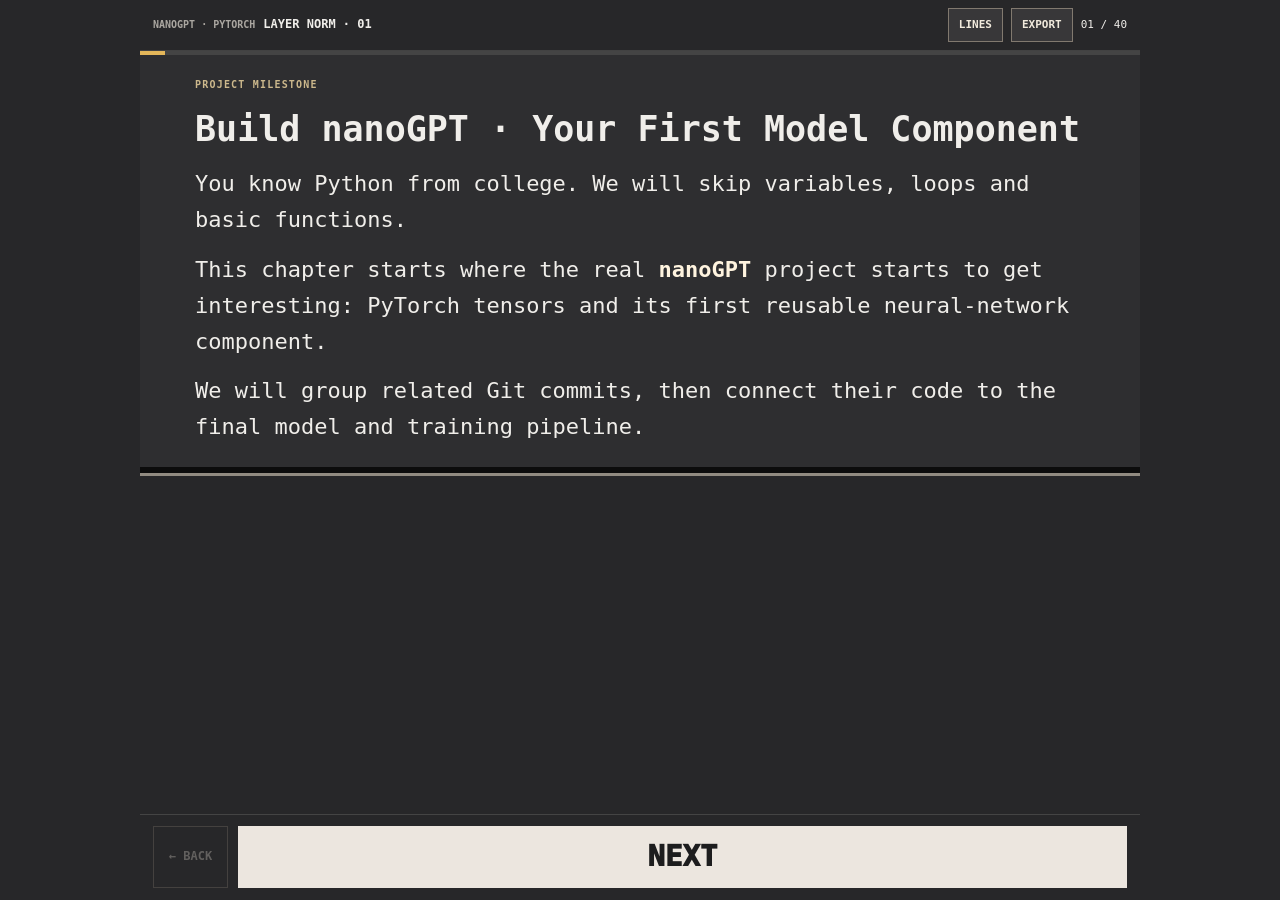
<file: learning/lessons/01-pytorch-layernorm/index.html>
<!doctype html><html lang="en"><head><meta charset="utf-8"><meta name="viewport" content="width=device-width,initial-scale=1,viewport-fit=cover"><meta name="theme-color" content="#272729"><title>nanoGPT — PyTorch & LayerNorm · Chapter 01</title><style>
*{box-sizing:border-box}
html,body{margin:0;height:100%;width:100%}
body{background:#272729;color:#f0eeea;font:500 17px/1.65 ui-monospace,SFMono-Regular,Menlo,Consolas,monospace;-webkit-font-smoothing:antialiased}
button,textarea,select{font:inherit}
button{cursor:pointer}
button:focus-visible,a:focus-visible,select:focus-visible,textarea:focus-visible{outline:2px solid #f0bf4c;outline-offset:2px}
#app{max-width:1000px;margin:auto;height:100dvh;display:flex;flex-direction:column;overflow:hidden}
.bar{display:flex;align-items:center;min-height:51px;flex:0 0 auto;padding:8px 13px;gap:8px;border-bottom:1px solid #424242}
.bar small{font-size:10px;color:#aba7a1;font-weight:900;white-space:nowrap}
.bar b{font-size:12px;white-space:nowrap;overflow:hidden;text-overflow:ellipsis}
.bar .spacer{flex:1}
.topbtn{background:#383739;border:1px solid #81796f;padding:7px 10px;color:#f1eadd;font-size:11px;font-weight:800;white-space:nowrap}
#num{white-space:nowrap;font-size:11px}
.track{height:4px;background:#444;flex:0 0 auto}
#trackFill{height:100%;background:#e4b75a;transition:width .2s;width:0}
#scroll{flex:1;min-height:0;overflow:auto;overscroll-behavior:contain;scrollbar-color:#666 transparent;scrollbar-width:thin}
.lesson{display:flex;flex-direction:column;min-height:100%}
.intro{padding:22px clamp(20px,5vw,55px);background:#2e2e30;border-bottom:6px solid #0c0c0c;box-shadow:0 3px #918b81}
.eyebrow{font-size:10px;letter-spacing:.12em;font-weight:900;color:#ccb88c;margin-bottom:13px}
.intro h1{margin:0 0 14px;font-size:clamp(23px,3.2vw,35px);line-height:1.3}
.intro p{margin:0 0 14px;line-height:1.63;font-size:clamp(17px,2.25vw,22px)}
.intro p:last-child{margin:0}
.intro code,.why code{font-size:.9em;background:#59534a;border-radius:3px;color:#fff1d9;padding:0 4px;overflow-wrap:anywhere}
.intro b{color:#fff4df}
.stage{flex:1;min-height:200px;display:flex;flex-direction:column;gap:18px;padding:23px clamp(13px,3vw,34px) 28px}
.stage.center{justify-content:center}
.codeBox{background:#1b1c21;border:1px solid #151515;border-radius:8px;overflow:hidden;box-shadow:0 9px 17px #0002;flex-shrink:0}
.codeTop{display:flex;align-items:center;gap:7px;height:29px;background:#22252b;border-bottom:1px solid #383a43;padding:0 12px}
.dot{height:7px;width:7px;border-radius:50%;background:#dd8c7e}
.dot.two{background:#d1b46f}.dot.three{background:#80b29d}
.codeTop span{margin-left:auto;color:#b0a9a1;letter-spacing:.1em;font-size:10px}
.codeScroll{width:100%;min-width:0;overflow-x:auto;overflow-y:hidden;-webkit-overflow-scrolling:touch;touch-action:pan-x pan-y;scrollbar-width:thin;scrollbar-color:#8b8377 #21242a;overscroll-behavior-x:contain}
.codeLines{width:max-content;min-width:100%;padding:8px 0 11px;font:500 clamp(13px,2.2vw,18px)/1.83 ui-monospace,Consolas,monospace}
.codeLine{width:max-content;min-width:100%;display:grid;grid-template-columns:35px max-content}
.codeLine .n{position:sticky;left:0;z-index:1;background:#252731;color:#76787e;user-select:none;text-align:right;padding:0 9px 0 3px}
.codeLine .c{white-space:pre;padding:0 13px}
.str{color:#dca98c}.key{color:#cc9bcf}.fun{color:#98bde2}.number{color:#b8cfa3}.comment{color:#9da09d}
.kicker{font-weight:900;font-size:10px;letter-spacing:.13em;color:#c6bbae;margin-bottom:5px}
.output{font:500 22px/1.65 Georgia,serif;margin:0 7px;white-space:pre-wrap}
.choiceList{display:grid;gap:9px}
.choice{display:flex;gap:13px;min-height:55px;padding:11px 12px;align-items:center;text-align:left;border:1px solid #545458;border-radius:3px;background:#222327;color:#eceae6;font-size:clamp(14px,2vw,18px);line-height:1.4}
.letter{flex:0 0 29px;height:29px;display:grid;place-items:center;border:1px solid #787878;font-size:13px}
.choice.chosen{border-color:#edc55a;background:#3a3327}.choice.chosen .letter{background:#edc55a;color:#171717}
.choice.good{border-color:#75d0a3;background:#283d31}.choice.good .letter{background:#75d0a3;color:#171717}
.choice.bad{border-color:#e59181;background:#422e2d}.choice.bad .letter{background:#e59181;color:#171717}
.choice:disabled{cursor:default}
.answer{border-top:1px solid #494949;padding:15px 2px 4px;margin-top:auto;min-height:92px;font-size:14px;line-height:1.65}
.answer.hidden{visibility:hidden}
.answer h3{margin:0 0 5px;font-size:16px;color:#81d8ab}
.answer h3.error{color:#efa191}
.why{color:#ded6cc}
.retry{background:#3b2d2a;border:1px solid #997261;color:#f1d1bd;padding:8px 12px;font-size:12px;font-weight:900;margin-top:9px}
footer{flex:0 0 auto;min-height:86px;display:flex;gap:10px;padding:11px 13px max(12px,env(safe-area-inset-bottom));border-top:1px solid #444}
#back{min-width:75px;border:1px solid #837a6e;background:transparent;color:#ded7ce;font-size:12px;font-weight:900}
#back:disabled{opacity:.32}
#next{flex:1;border:0;background:#ece6df;color:#1d1d1e;font-size:clamp(19px,3vw,29px);font-weight:1000}
#next:disabled{background:#646464;color:#343434}
.flow{display:grid;gap:7px;max-width:540px;width:100%;margin:auto}
.flowItem{background:#303238;border:1px solid #62666b;border-radius:5px;padding:12px;display:flex;align-items:center;justify-content:space-between;gap:10px}
.flowItem b{font-size:14px}.flowItem span{font-size:11px;color:#d4cac1;text-align:right}
.arrow{text-align:center;color:#dbbd79;line-height:1.1}
.pairs{display:grid;grid-template-columns:1fr 1fr;gap:12px}
.pair{background:#2e3035;border:1px solid #555961;border-radius:6px;text-align:center;padding:13px}
.pair small{display:block;color:#d4c6b3;font-size:11px}
.pair b{display:block;font-size:21px}
.chars{display:grid;grid-template-columns:repeat(5,minmax(0,1fr));gap:7px}
.char{background:#2e3035;border:1px solid #646465;border-radius:5px;padding:10px 0;text-align:center;font-size:23px;font-weight:900}
.char small{display:block;color:#e8c778;font-size:11px;margin-top:10px}
.char.space{background:#3a3428}.char.space span{font-size:9px}
.event{padding:13px;background:#303034;border-left:3px solid #d6b374;font-size:14px;line-height:1.55;margin-bottom:11px}
.tag{display:inline-block;border:1px solid #99805a;background:#373022;color:#f0d5a3;padding:5px 9px;font-size:11px;font-weight:800}
.sourceLink{display:block;color:#decda9;font-size:12px;word-break:break-word;margin-top:10px}
.labText{width:100%;min-height:160px;background:#15171b;border:1px solid #777;color:#f4eadc;padding:14px;border-radius:7px;resize:vertical;font:500 15px/1.6 ui-monospace,Consolas,monospace}
.smallBtn{border:1px solid #8e8881;background:#343438;color:#e6e2dc;font-size:12px;font-weight:850;padding:11px 13px;width:fit-content}
.note{font-size:13px;color:#c8c1b8;line-height:1.6;border-left:3px solid #e5bf74;padding:8px 12px}
.completion{display:grid;gap:12px}
.score{font-size:58px;line-height:1;font-weight:950}
.achievement{border-left:3px solid #80caa5;background:#303337;padding:10px 13px;font-size:14px}
.overlay{position:fixed;inset:0;z-index:10;display:none;background:#050505e6;align-items:center;justify-content:center;padding:12px}
.overlay.active{display:flex}
.modal{width:min(940px,100%);max-height:min(94dvh,950px);display:flex;flex-direction:column;background:#2c2e32;border:1px solid #6f6f6f;border-radius:8px;overflow:hidden}
.modalHeader{display:flex;align-items:center;gap:12px;padding:12px;border-bottom:1px solid #505050}
.modalHeader b{flex:1;font-size:14px}
.modalHeader button{background:#37383c;border:1px solid #818181;color:#eee;padding:9px 12px;font-size:12px}
.modalBody{overflow:auto;flex:1;min-height:0;padding:14px}
.modalBody p{font-size:13px;line-height:1.6;color:#d5c9b8}
.fileList{display:grid;gap:6px}
.fileBtn{display:flex;align-items:center;gap:8px;justify-content:space-between;text-align:left;background:#24252a;border:1px solid #5e5e61;color:#ece7df;padding:10px;font-size:12px;overflow-wrap:anywhere}
.fileBtn.active{border-color:#e6bc72}
.lineGrid{display:grid;grid-template-columns:repeat(auto-fill,minmax(55px,1fr));gap:5px;margin-top:13px}
.lineChip{display:grid;place-items:center;background:#292a2e;border:1px solid #555;color:#aaa;text-decoration:none;padding:8px 3px;font-size:12px}
.lineChip.planned{background:#463a28;color:#f4dcac;border-color:#a1885c}
.legend{font-size:12px;color:#c8bbab;line-height:1.55;margin:10px 0}
@media(max-width:550px){.bar{padding:6px 9px;gap:5px;min-height:48px}.bar small{font-size:9px}.bar b{font-size:10px}.topbtn{font-size:9px;padding:6px}.intro{padding:19px 20px}.intro p{font-size:17px}.stage{padding:20px 12px}.codeLines{font-size:13px}.codeLine{grid-template-columns:31px max-content}.codeLine .n{padding-right:7px}.codeLine .c{padding:0 9px}footer{min-height:80px;padding:10px}.overlay{padding:0}.modal{max-height:100dvh;height:100dvh;border-radius:0;border:0}.chars{gap:4px}.char{padding:9px 0;font-size:20px}.char small{font-size:10px}}
@media(max-height:640px){.intro{padding-top:11px;padding-bottom:12px}.intro p{font-size:15px;line-height:1.5}.eyebrow{margin-bottom:7px}.stage{padding-top:13px}footer{min-height:70px}}
</style></head><body>
<div id="app"><header class="bar"><small>NANOGPT · PYTORCH</small><b>LAYER NORM · 01</b><span class="spacer"></span><button class="topbtn" id="map" type="button">LINES</button><button class="topbtn" id="export" type="button">EXPORT</button><span id="num">01 / 38</span></header><div class="track"><div id="trackFill"></div></div><main id="scroll"><div class="lesson"><section class="intro" id="intro"></section><section class="stage" id="stage"></section></div></main><footer><button id="back" type="button">← BACK</button><button id="next" type="button">NEXT</button></footer></div>
<div class="overlay" id="overlay" role="dialog" aria-modal="true" aria-hidden="true" aria-label="Project code line tracker"><div class="modal"><div class="modalHeader"><b>Original code line tracker</b><button id="closeMap" type="button">CLOSE ×</button></div><div class="modalBody"><p>All original Python file lines and notebook code-cell lines are tracked. <strong>1,627 units across 17 files</strong>. A highlighted lesson line is not proof of mastery.</p><div class="fileList" id="files"></div><div id="details"></div><p><a target="_blank" rel="noopener" href="https://github.com/sabareeshrao/Project-Rebuild-Version-2/blob/main/learning/tracker/source-lines.json">View full tracker JSON on GitHub</a></p></div></div></div><script>
"use strict";
const LESSON={"schema_version":2,"lesson_id":"01","slug":"01-pytorch-layernorm","title":"Build nanoGPT: PyTorch Tensors and the First Transformer Component","level":"Python-college-background, PyTorch/ML foundations","assumptions":{"self_reported":"Python studied at college; basic Python syntax is familiar.","not_assumed":"No demonstrated expertise in tensor shapes, autograd, normalization or transformer internals."},"source_revision":"97e264126419dd66e9cd70d7e31f4e1dd1c5fdc3","source_commits":[{"sha":"cac2c626c0","change":"Model module header"},{"sha":"1b0b2d2298","change":"Torch imports"},{"sha":"7515b19bf9","change":"LayerNorm class declaration"},{"sha":"ac18d04456","change":"Trainable LayerNorm weight and optional bias"},{"sha":"feb101a3c8","change":"LayerNorm forward call"}],"roadmap_note":"Original reconstructed commit chronology is preserved as context. One lesson groups related commits; no commit count is used as a pedagogical quota.","slides":[{"tag":"PROJECT MILESTONE","text":["You know Python from college. We will skip variables, loops and basic functions.","This chapter starts where the real <b>nanoGPT</b> project starts to get interesting: PyTorch tensors and its first reusable neural-network component.","We will group related Git commits, then connect their code to the final model and training pipeline."],"title":"Build nanoGPT · Your First Model Component"},{"tag":"THE REAL GOAL","text":["nanoGPT is a neural network that predicts the next token from earlier tokens.","It is built from <b>data preparation → token embeddings → transformer blocks → predictions → training → generation</b>.","Our goal today is to understand and test one component that later sits inside every transformer block."],"type":"flow"},{"tag":"WHY START HERE?","text":["The repository's earliest reconstructed commits assemble <code>model.py</code>: imports, a custom <code>LayerNorm</code>, then attention and other transformer components.","Instead of one commit per lesson, we will combine the first <b>five related commits</b> to build a single tested component.","Later lessons will reuse the same component instead of starting from scratch."],"type":"history"},{"tag":"WHERE DOES A MODEL RECEIVE DATA?","text":["The dataset script converts Shakespeare characters to integer IDs and saves them. Training reads those IDs into batches.","This is why data preparation and neural-network code depend on each other."],"code":"train_ids = encode(train_data)\ntrain_ids = np.array(train_ids, dtype=np.uint16)","type":"source","source":{"path":"data/shakespeare_char/prepare.py","start":42,"end":49},"sourceDepth":"architecture_preview"},{"tag":"TOKEN ID BATCHES","text":["The real training code creates <code>x</code> and <code>y</code>: input tokens and next-token targets.","If the input is <code>[3, 1, 4]</code>, the target for the same window might be <code>[1, 4, 2]</code>.","These are numbers, not yet vectors of learned features."],"code":"x = torch.tensor([[3, 1, 4]])\ny = torch.tensor([[1, 4, 2]])\nprint(x.shape)","output":"torch.Size([1, 3])","source":{"path":"train.py","start":123,"end":125},"sourceDepth":"architecture_preview"},{"tag":"FIRST PYTORCH TENSOR","text":["A PyTorch <b>tensor</b> is a multidimensional container of numbers. Think of an array with a shape and a datatype.","We will work with <code>torch.Tensor</code> rather than re-teaching Python lists."],"code":"import torch\nx = torch.tensor([[3, 1, 4],\n                  [2, 0, 1]])\nprint(x.shape)","output":"torch.Size([2, 3])"},{"tag":"CHECK 1 · BATCH SHAPE","text":["What does the shape <code>[2, 3]</code> tell us?"],"choices":["2 tokens, each with 3 classes","2 sequences, each containing 3 tokens","3 sequences, each containing 2 tokens","The tensor has exactly 6 dimensions"],"correct":1,"why":"The first axis is the number of sequences (batch size); the second is tokens per sequence.","skill":"pytorch.tensor_shape"},{"tag":"FROM TOKEN IDs TO FEATURES","text":["The model cannot do useful attention on arbitrary integer token IDs.","An <b>embedding</b> learns a numerical vector for each token. The real code uses <code>nn.Embedding</code>."],"code":"self.transformer.wte = nn.Embedding(\n    vocab_size, n_embd\n)","note":"Teaching simplification; the repository builds this embedding inside an nn.ModuleDict.","type":"source","source":{"path":"model.py","start":126,"end":129},"sourceDepth":"architecture_preview"},{"tag":"TRY A SMALL EMBEDDING","text":["We'll use a toy vocabulary of 10 IDs, each mapped to 8 learned features.","The integer inputs have shape <code>[2,4]</code>; the embedding output adds a feature dimension."],"code":"import torch\nfrom torch import nn\nembed = nn.Embedding(10, 8)\nids = torch.tensor([[1, 2, 3, 4],\n                    [4, 3, 2, 1]])\nx = embed(ids)\nprint(x.shape)","output":"torch.Size([2, 4, 8])"},{"tag":"CHECK 2 · EMBEDDING OUTPUT","text":["Why does the embedding output have 3 dimensions?"],"choices":["Each token gets an 8-number feature vector","The model automatically creates 3 layers","8 tokens are missing","PyTorch makes all tensors three-dimensional"],"correct":0,"why":"The embedding looks up one feature vector for every token ID. So [B,T] becomes [B,T,C].","skill":"pytorch.embedding_shape"},{"tag":"LEARN THE SHAPE LANGUAGE","text":["The repository labels hidden-state dimensions as <code>B, T, C</code>.","<b>B</b> = batch size, <b>T</b> = sequence length, <b>C</b> = embedding or feature channels (<code>n_embd</code>).","In the toy example, B=2, T=4, C=8."],"code":"B, T, C = x.shape\nprint(B, T, C)","output":"2 4 8"},{"tag":"CHECK 3 · CHANNEL DIMENSION","text":["If a hidden-state tensor has shape <code>[2,4,8]</code>, which is <code>n_embd</code>?"],"choices":["2","4","8","2 × 4"],"correct":2,"why":"n_embd is the number of learned features per token, the last axis C=8.","skill":"pytorch.embedding_shape"},{"tag":"WHY NORMALIZE FEATURES?","text":["Each token now has a vector of feature values. Their scale can vary while passing through many layers.","Layer normalization makes the features at each token more consistently scaled, helping the network optimize.","It preserves the number of tokens and channels."],"code":"x.shape  # [B, T, C]\n# LayerNorm normalizes along C"},{"tag":"FIRST FIVE COMMITS","text":["The early commit sequence introduces the Python module, imports, the <code>LayerNorm</code> class, its learnable parameters, and the forward computation.","These changes form one component, so we will study them together."],"type":"history"},{"tag":"REAL SOURCE · IMPORTS","text":["The original file imports <code>torch</code>, <code>torch.nn</code> and the functional API <code>F</code>.","<code>nn</code> contains modules and learnable parameters. <code>F</code> provides operations such as <code>layer_norm</code>."],"code":"import torch\nimport torch.nn as nn\nfrom torch.nn import functional as F","type":"source","source":{"path":"model.py","start":14,"end":16},"sourceDepth":"line_walkthrough"},{"tag":"REAL SOURCE · CLASS","text":["The project defines <code>LayerNorm</code> as an <code>nn.Module</code> subclass.","A module can own trainable parameters and define a <code>forward()</code> computation."],"code":"class LayerNorm(nn.Module):\n    def __init__(self, ndim, bias):\n        super().__init__()","type":"source","source":{"path":"model.py","start":18,"end":22},"sourceDepth":"line_walkthrough"},{"tag":"REAL SOURCE · WEIGHT","text":["<code>weight</code> starts as ones. It is an <code>nn.Parameter</code>, so PyTorch registers it for learning.","Each channel has its own learnable scale value."],"code":"self.weight = nn.Parameter(\n    torch.ones(ndim)\n)","type":"source","source":{"path":"model.py","start":21,"end":24},"sourceDepth":"line_walkthrough"},{"tag":"CHECK 4 · PARAMETER","text":["Why use <code>nn.Parameter(...)</code> for the scale?"],"choices":["To mark the tensor as trainable module state","To turn Python into CUDA","To prevent gradients","To save every input batch"],"correct":0,"why":"Registered nn.Parameters are visible to module.parameters() and can be updated by an optimizer.","skill":"pytorch.parameters"},{"tag":"REAL SOURCE · OPTIONAL BIAS","text":["The original implementation allows a learnable bias vector to be turned on or off.","When <code>bias=False</code>, <code>self.bias</code> is <code>None</code>. It is not a vector of zeros that the optimizer still trains."],"code":"self.bias = nn.Parameter(\n    torch.zeros(ndim)\n) if bias else None","type":"source","source":{"path":"model.py","start":23,"end":24},"sourceDepth":"line_walkthrough"},{"tag":"CHECK 5 · NO BIAS","text":["What is stored in <code>self.bias</code> when the constructor receives <code>bias=False</code>?"],"choices":["An 8-element trainable zero vector","None","An integer 0","An empty Python list"],"correct":1,"why":"The conditional expression chooses None when bias=False, so no bias Parameter is registered.","skill":"pytorch.parameters"},{"tag":"REAL SOURCE · FORWARD","text":["The <code>forward()</code> method calls <code>F.layer_norm</code>.","The second argument, <code>self.weight.shape</code>, identifies the feature dimension(s) to normalize.","The small epsilon protects against division by zero."],"code":"def forward(self, input):\n    return F.layer_norm(\n        input,\n        self.weight.shape,\n        self.weight,\n        self.bias,\n        1e-5\n    )","type":"source","source":{"path":"model.py","start":26,"end":27},"sourceDepth":"line_walkthrough"},{"tag":"A NUMERIC EXAMPLE","text":["For a token feature vector <code>[1,2,3,4]</code>, the mean is 2.5.","LayerNorm subtracts the mean and divides by the standard deviation (with epsilon for stability). With initial scale=1 and bias=0, the result is approximately:"],"code":"x = torch.tensor([[[1., 2., 3., 4.]]])\ny = F.layer_norm(x, (4,))\nprint(y.flatten().tolist())","output":"[-1.3416, -0.4472, 0.4472, 1.3416]","note":"Rounded values; actual print includes more decimal places."},{"tag":"CHECK 6 · WHAT GETS NORMALIZED?","text":["Given <code>[B,T,C]=[2,4,8]</code> and LayerNorm(8), which values are normalized together?"],"choices":["All 64 numbers in the batch at once","The 8 channels for each token independently","Only the first token of each sequence","Only the batch dimension"],"correct":1,"why":"LayerNorm(8) normalizes each length-8 feature vector independently across the final dimension.","skill":"pytorch.layernorm_axes"},{"tag":"CHECK 7 · OUTPUT SHAPE","text":["What is the output shape after <code>LayerNorm(8)</code> receives <code>torch.randn(2,4,8)</code>?"],"choices":["[8]","[2,4]","[2,4,8]","[2,8,4]"],"correct":2,"why":"Layer normalization changes numeric values, not the dimensions of its input tensor.","skill":"pytorch.tensor_shape"},{"tag":"PUT THE CLASS TOGETHER","text":["Here is the core component assembled from those five commits. The excerpt is the repository's real implementation with its explanatory comment removed.","We can now instantiate it and test it independently."],"code":"class LayerNorm(nn.Module):\n    def __init__(self, ndim, bias):\n        super().__init__()\n        self.weight = nn.Parameter(torch.ones(ndim))\n        self.bias = nn.Parameter(torch.zeros(ndim)) if bias else None\n\n    def forward(self, input):\n        return F.layer_norm(input, self.weight.shape,\n                            self.weight, self.bias, 1e-5)","type":"source","source":{"path":"model.py","start":18,"end":27},"sourceDepth":"line_walkthrough"},{"tag":"TEST THE REAL CLASS","text":["The practice script will import <code>LayerNorm</code> from the repository's actual <code>model.py</code>.","We generate a batch of toy hidden states, run the layer, and assert that the shape is preserved."],"code":"from model import LayerNorm\nx = torch.randn(2, 4, 8)\nln = LayerNorm(ndim=8, bias=False)\ny = ln(x)\nassert y.shape == x.shape\nassert ln.bias is None","note":"The downloadable practice script handles the Python import path from its learning/ folder."},{"tag":"CHECK 8 · TRAINABLE TENSORS","text":["What should you find in <code>dict(ln.named_parameters())</code> when <code>ln = LayerNorm(8, False)</code>?"],"choices":["weight only","bias only","weight and bias","No parameters"],"correct":0,"why":"weight is an nn.Parameter. bias is None, so the module has no trainable bias parameter.","skill":"pytorch.parameters"},{"tag":"WHERE DOES IT GO NEXT?","text":["LayerNorm is not the entire language model. It is inserted into every transformer <code>Block</code>.","The repository uses <code>ln_1</code> before attention and <code>ln_2</code> before the feed-forward MLP."],"code":"self.ln_1 = LayerNorm(config.n_embd, bias=config.bias)\nself.attn = CausalSelfAttention(config)\nself.ln_2 = LayerNorm(config.n_embd, bias=config.bias)\nself.mlp = MLP(config)","type":"source","source":{"path":"model.py","start":94,"end":101},"sourceDepth":"architecture_preview"},{"tag":"REAL EXECUTION PATH","text":["The block's forward method combines normalized inputs with attention and then an MLP.","The additions are <b>residual connections</b>: they combine an input with the output of a sub-layer.","We will implement attention and MLP in upcoming chapters; for now recognize where your LayerNorm executes."],"code":"def forward(self, x):\n    x = x + self.attn(self.ln_1(x))\n    x = x + self.mlp(self.ln_2(x))\n    return x","type":"source","source":{"path":"model.py","start":103,"end":106},"sourceDepth":"architecture_preview"},{"tag":"CHECK 9 · CONNECTION","text":["Which call runs immediately before attention in the real <code>Block.forward</code>?"],"choices":["self.mlp(x)","self.ln_1(x)","self.lm_head(x)","self.wte(x)"],"correct":1,"why":"The source calls self.attn(self.ln_1(x)): first normalize, then run attention.","skill":"project.block_flow"},{"tag":"FROM ONE BLOCK TO GPT","text":["The <code>GPT</code> model creates token and position embeddings, a list of transformer blocks, and a final LayerNorm.","Your small layer is reused many times. The full model is connected rather than a collection of isolated snippets."],"code":"wte = nn.Embedding(config.vocab_size, config.n_embd)\nwpe = nn.Embedding(config.block_size, config.n_embd)\nh = nn.ModuleList([Block(config) for _ in range(config.n_layer)])\nln_f = LayerNorm(config.n_embd, bias=config.bias)","type":"source","source":{"path":"model.py","start":126,"end":132},"sourceDepth":"architecture_preview"},{"tag":"THE MODEL FORWARD","text":["The real model converts token IDs to vectors, adds position vectors, runs transformer blocks, then normalizes again.","Your LayerNorm eventually operates on <code>x</code> in this path."],"code":"tok_emb = self.transformer.wte(idx)\npos_emb = self.transformer.wpe(pos)\nx = self.transformer.drop(tok_emb + pos_emb)\nfor block in self.transformer.h:\n    x = block(x)\nx = self.transformer.ln_f(x)","type":"source","source":{"path":"model.py","start":170,"end":182},"sourceDepth":"architecture_preview"},{"tag":"THE TRAINING CONNECTION","text":["The training script constructs the GPT configuration and model using the parameters read from its config.","That is where <code>n_embd</code> and <code>bias</code> reach the LayerNorm constructor. Data batches flow into this model in a later stage."],"code":"model_args = dict(n_layer=n_layer, n_head=n_head,\n                  n_embd=n_embd, block_size=block_size,\n                  bias=bias, vocab_size=None, dropout=dropout)\ngptconf = GPTConfig(**model_args)\nmodel = GPT(gptconf)","type":"source","source":{"path":"train.py","start":146,"end":157},"sourceDepth":"architecture_preview"},{"tag":"CHECK 10 · PROJECT FLOW","text":["Where does the <code>config.n_embd</code> used by LayerNorm ultimately come from in a training run?"],"choices":["The number of Python variables","The model configuration used to construct GPT","The source file name model.py","The size of README.md"],"correct":1,"why":"Training builds GPTConfig from model_args. GPT passes config to Blocks and LayerNorm.","skill":"project.config_to_module"},{"tag":"FIND THE BUG","text":["A hidden-state tensor is shaped <code>[2,4,8]</code>, but a developer accidentally writes <code>LayerNorm(4, True)</code>.","What is the mismatch?"],"code":"x = torch.randn(2, 4, 8)\nln = LayerNorm(4, True)\ny = ln(x)","choices":["The normalized_shape should match the final 8 features","LayerNorm needs a String input","A batch cannot have 2 sequences","The layer only works on a GPU"],"correct":0,"why":"LayerNorm normalizes the final C dimension; here C=8 but the module was configured for 4.","skill":"pytorch.layernorm_axes"},{"tag":"FIX THE SHAPE","text":["Configure the layer with <code>ndim=8</code> to match the last dimension.","This kind of shape reasoning will matter throughout queries, keys, values and the full transformer."],"code":"x = torch.randn(2, 4, 8)\nln = LayerNorm(8, True)\ny = ln(x)\nprint(tuple(y.shape))","output":"(2, 4, 8)"},{"tag":"EXPERIMENT WITH THE COMPONENT","text":["The exercise file in this lesson uses the actual <code>model.LayerNorm</code>.","Run it, switch <code>bias=False</code> to <code>True</code>, and inspect <code>named_parameters()</code>.","The answer matters because every Block constructs its LayerNorm from the configuration's bias flag."],"type":"lab"},{"tag":"CHECK 11 · LEARNED OR FIXED?","text":["The layer starts with weight=1 and bias=0 (if enabled). What can happen during model training?"],"choices":["The scale and optional bias can be updated by the optimizer","The parameters are permanent constants","LayerNorm cannot receive gradients","The tensor must change its shape"],"correct":0,"why":"Because weight and optional bias are registered nn.Parameters, training can update them.","skill":"pytorch.parameters"},{"tag":"GIT HISTORY AS ONE MILESTONE","text":["The first five related commits created the module and a reusable LayerNorm implementation.","We studied those commits as one feature, then traced it into later code in the same project.","Next we will use the same tensor shapes to build causal attention—not repeat Python basics."],"type":"history"},{"tag":"LESSON COMPLETE","text":["You've connected real source lines across <code>data/shakespeare_char/prepare.py</code>, <code>train.py</code> and <code>model.py</code>.","You can now explain tensor shapes, embeddings, registered parameters, LayerNorm's math and where this class runs in GPT.","Your GitHub tracker will keep a separate record of which lines were explained and which you demonstrated independently."],"type":"end","title":"First real GPT component"}],"lab":{"path":"learning/lessons/01-pytorch-layernorm/practice.py","steps":["Run from repository root with Python and torch installed.","Check model.LayerNorm shape preservation and normalized per-token mean/variance.","Toggle bias=True/False and inspect registered parameters.","Create a wrong LayerNorm dimension to observe the mismatch."],"expected":"Shape (2,4,8), normalized features near zero mean, bias registered only when enabled."}},TRACKER={"schema_version":1,"repository":"sabareeshrao/Project-Rebuild-Version-2","source_snapshot":{"branch":"main","commit":"97e264126419dd66e9cd70d7e31f4e1dd1c5fdc3","note":"This tracker is pinned to the original source state, before learning/ files were added. Reconcile blob hashes if code changes."},"coverage_model":{"default_learner_status":"not_started","statuses":["not_started","seen","explained","practiced","demonstrated"],"meaning":{"not_started":"No learner evidence stored","seen":"Learner reports viewing this source line","explained":"Learner can explain the purpose and dependent code","practiced":"Learner completed a related exercise","demonstrated":"Learner independently recreated or modified relevant behavior and showed working result"},"notebook_rule":"Track code-cell source lines using (cell_number_1_based, line_in_cell_1_based); Markdown cells and notebook JSON formatting are not source-code lines.","physical_line_rule":"Python line_count includes code, comments, and blank lines. Coverage ranges refer to the file at source_snapshot.commit, with original file numbering.","status_rule":"A lesson plan is not proof of learning; lesson_coverage plans must never silently update learner_overrides."},"totals":{"tracked_code_files":17,"python_files":15,"notebooks":2,"python_physical_lines":1220,"notebook_code_lines":407,"tracked_units":1627},"files":[{"path":"bench.py","blob_sha":"09d574a5b8e6360af60ac17449ba8f01c1abf5e1","kind":"python_source","units":"physical_file_lines","line_count":117,"baseline_learner_status":"not_started","learner_overrides":[]},{"path":"config/eval_gpt2.py","blob_sha":"53978cb9e2408c9172d4b482afbd48784c3f8b27","kind":"python_source","units":"physical_file_lines","line_count":8,"baseline_learner_status":"not_started","learner_overrides":[]},{"path":"config/eval_gpt2_large.py","blob_sha":"4cbeaeff29e1be57088b0baa446899b750caf224","kind":"python_source","units":"physical_file_lines","line_count":8,"baseline_learner_status":"not_started","learner_overrides":[]},{"path":"config/eval_gpt2_medium.py","blob_sha":"9d0db116d1b5876457b286e98d02c69f12d12899","kind":"python_source","units":"physical_file_lines","line_count":8,"baseline_learner_status":"not_started","learner_overrides":[]},{"path":"config/eval_gpt2_xl.py","blob_sha":"1bae34f9f1d752c4b13d9f8b428a104426818553","kind":"python_source","units":"physical_file_lines","line_count":8,"baseline_learner_status":"not_started","learner_overrides":[]},{"path":"config/finetune_shakespeare.py","blob_sha":"148a4c4fa314f489ecd5629653cc710abd2cd795","kind":"python_source","units":"physical_file_lines","line_count":25,"baseline_learner_status":"not_started","learner_overrides":[]},{"path":"config/train_gpt2.py","blob_sha":"8f192732ac7a15b1696ca2f61bce7985e36efc37","kind":"python_source","units":"physical_file_lines","line_count":25,"baseline_learner_status":"not_started","learner_overrides":[]},{"path":"config/train_shakespeare_char.py","blob_sha":"41c81dfb4ea48523199e774ff1f309d9ab1a1181","kind":"python_source","units":"physical_file_lines","line_count":37,"baseline_learner_status":"not_started","learner_overrides":[]},{"path":"configurator.py","blob_sha":"a8bba9599537cbb34b378399a077b525a87d497f","kind":"python_source","units":"physical_file_lines","line_count":47,"baseline_learner_status":"not_started","learner_overrides":[]},{"path":"data/openwebtext/prepare.py","blob_sha":"2a9b9752b7f4626c29cb02c83d33e591831ab1c8","kind":"python_source","units":"physical_file_lines","line_count":81,"baseline_learner_status":"not_started","learner_overrides":[]},{"path":"data/shakespeare/prepare.py","blob_sha":"bda25b139f41f66ef95282337d21d820bc252636","kind":"python_source","units":"physical_file_lines","line_count":33,"baseline_learner_status":"not_started","learner_overrides":[]},{"path":"data/shakespeare_char/prepare.py","blob_sha":"9fd1621d55b2e0fd268ca1a79cf3b056ed23d16b","kind":"python_source","units":"physical_file_lines","line_count":68,"baseline_learner_status":"not_started","learner_overrides":[]},{"path":"model.py","blob_sha":"c698f8b60129d793494de058b0dd4e318c0dcb5e","kind":"python_source","units":"physical_file_lines","line_count":330,"baseline_learner_status":"not_started","learner_overrides":[]},{"path":"sample.py","blob_sha":"d25d6e0861388217c01c2f4284810ee39faa40a2","kind":"python_source","units":"physical_file_lines","line_count":89,"baseline_learner_status":"not_started","learner_overrides":[]},{"path":"scaling_laws.ipynb","blob_sha":"946ea831dc721647126b76f20ed2d423a6a86106","kind":"notebook_code_cells","units":"code_cell_source_lines","line_count":263,"baseline_learner_status":"not_started","learner_overrides":[],"code_cells":[{"cell_number_1_based":2,"line_count":4,"baseline_learner_status":"not_started"},{"cell_number_1_based":4,"line_count":20,"baseline_learner_status":"not_started"},{"cell_number_1_based":6,"line_count":18,"baseline_learner_status":"not_started"},{"cell_number_1_based":7,"line_count":5,"baseline_learner_status":"not_started"},{"cell_number_1_based":8,"line_count":4,"baseline_learner_status":"not_started"},{"cell_number_1_based":11,"line_count":38,"baseline_learner_status":"not_started"},{"cell_number_1_based":12,"line_count":45,"baseline_learner_status":"not_started"},{"cell_number_1_based":15,"line_count":33,"baseline_learner_status":"not_started"},{"cell_number_1_based":17,"line_count":20,"baseline_learner_status":"not_started"},{"cell_number_1_based":19,"line_count":17,"baseline_learner_status":"not_started"},{"cell_number_1_based":20,"line_count":11,"baseline_learner_status":"not_started"},{"cell_number_1_based":23,"line_count":27,"baseline_learner_status":"not_started"},{"cell_number_1_based":24,"line_count":7,"baseline_learner_status":"not_started"},{"cell_number_1_based":25,"line_count":11,"baseline_learner_status":"not_started"},{"cell_number_1_based":26,"line_count":3,"baseline_learner_status":"not_started"}]},{"path":"train.py","blob_sha":"de5785051050d64bbda37a4964c2c079f0739b2b","kind":"python_source","units":"physical_file_lines","line_count":336,"baseline_learner_status":"not_started","learner_overrides":[]},{"path":"transformer_sizing.ipynb","blob_sha":"43262add3ba64c68b3b211a4a8adad6d183cac50","kind":"notebook_code_cells","units":"code_cell_source_lines","line_count":144,"baseline_learner_status":"not_started","learner_overrides":[],"code_cells":[{"cell_number_1_based":2,"line_count":1,"baseline_learner_status":"not_started"},{"cell_number_1_based":3,"line_count":14,"baseline_learner_status":"not_started"},{"cell_number_1_based":4,"line_count":42,"baseline_learner_status":"not_started"},{"cell_number_1_based":5,"line_count":8,"baseline_learner_status":"not_started"},{"cell_number_1_based":7,"line_count":2,"baseline_learner_status":"not_started"},{"cell_number_1_based":10,"line_count":44,"baseline_learner_status":"not_started"},{"cell_number_1_based":11,"line_count":13,"baseline_learner_status":"not_started"},{"cell_number_1_based":13,"line_count":11,"baseline_learner_status":"not_started"},{"cell_number_1_based":15,"line_count":9,"baseline_learner_status":"not_started"}]}],"lesson_plans":[{"lesson_id":"01","title":"From Text to Your First Python Code","planned_source_coverage":[{"path":"data/shakespeare_char/prepare.py","ranges":[{"start":19,"end":20,"depth":"context_preview","note":"File read; full syntax deferred to later chapter"},{"start":21,"end":21,"depth":"line_walkthrough","note":"Connect print, f-string and len to real dataset-length output"},{"start":23,"end":25,"depth":"future_preview","note":"Unique characters and vocab size are explained in Lesson 2"}]},{"path":"model.py","ranges":[{"start":1,"end":8,"depth":"architecture_preview","note":"GPT model file header; no Python internals claimed"}]},{"path":"train.py","ranges":[{"start":30,"end":30,"depth":"architecture_preview","note":"Imports GPT classes from model.py, why files connect"}]},{"path":"sample.py","ranges":[{"start":9,"end":9,"depth":"architecture_preview","note":"Generation script imports same GPT class; no syntax mastery claimed"}]}],"completed":false}],"excluded_from_line_by_line_code_coverage":["LICENSE","README.md",".gitignore",".gitattributes","assets/*","data/*/readme.md"],"excluded_note":"Supporting documents/assets are covered in project context but are not Python source code; notebooks count only code-cell source lines.","sync_instructions":"After an HTML lesson, export the attempt record and ask ChatGPT to update progress.json and explicit per-line learner_overrides only when backed by evidence."},REV=LESSON.source_revision;
const REPO="sabareeshrao/Project-Rebuild-Version-2",KEY="nanogpt-pytorch-layernorm-lesson-01-v2";
const byId=id=>document.getElementById(id);
const escapeHtml=v=>String(v).replace(/[&<>"']/g,c=>({"&":"&amp;","<":"&lt;",">":"&gt;",'"':"&quot;","'":"&#39;"}[c]));
const sourceUrl=(file,start,end)=>"https://github.com/"+REPO+"/blob/"+REV+"/"+file+(file.endsWith(".py")?"#L"+start+(end&&end!==start?"-L"+end:""):"");
let state={index:0,answers:{},checked:{},lab:"",labValid:false,finished:false};
try{const x=JSON.parse(localStorage.getItem(KEY)||"null");if(x&&Number.isInteger(x.index))state={...state,...x,index:Math.min(LESSON.slides.length-1,Math.max(0,x.index))}}catch(e){}
function save(){try{localStorage.setItem(KEY,JSON.stringify(state))}catch(e){}}
function highlight(s){const re=/#[^\n]*|"(?:\\.|[^"\\])*"|'(?:\\.|[^'\\])*'|\b(?:print|len|sorted|set|list|read)\b|\b(?:import|from|def|if|with|as|return|for|in)\b|\b\d+\b/g;let out="",p=0,m;while((m=re.exec(s))){out+=escapeHtml(s.slice(p,m.index));const w=m[0],cls=w[0]==="#"?"comment":w[0]==='"'||w[0]==="'"?"str":/^\d+$/.test(w)?"number":/^(print|len|sorted|set|list|read)$/.test(w)?"fun":"key";out+='<span class="'+cls+'">'+escapeHtml(w)+"</span>";p=m.index+w.length}return out+escapeHtml(s.slice(p))}
function codeBlock(src,tag){return '<div class="codeBox"><div class="codeTop"><i class="dot"></i><i class="dot two"></i><i class="dot three"></i><span>'+escapeHtml(tag||"PYTHON")+'</span></div><div class="codeScroll" tabindex="0" aria-label="Python source; swipe horizontally for long lines"><div class="codeLines">'+src.split("\n").map((ln,i)=>'<div class="codeLine"><span class="n">'+(i+1)+'</span><span class="c">'+(ln?highlight(ln):"&nbsp;")+"</span></div>").join("")+"</div></div></div>"}
function flow(){const arr=[["1 · PREPARE TEXT","data/shakespeare_char/prepare.py"],["2 · BUILD THE MODEL","model.py"],["3 · TRAIN THE MODEL","train.py"],["4 · GENERATE TEXT","sample.py"]];return '<div class="flow">'+arr.map((a,i)=>'<div class="flowItem"><b>'+a[0]+'</b><span>'+a[1]+'</span></div>'+(i<arr.length-1?'<div class="arrow">↓</div>':"")).join("")+"</div>"}
function chars(){return '<div class="chars">'+["t","o"," ","b","e"].map((c,i)=>'<div class="char'+(i===2?" space":"")+'">'+(i===2?"<span>SPACE</span>":escapeHtml(c))+"<small>"+i+"</small></div>").join("")+"</div>"}
function history(){
 const commits=LESSON.source_commits;
 return '<div class="event"><b>One meaningful milestone from five commits</b>Header → imports → LayerNorm class → registered weights/bias → forward calculation.</div>'
 +commits.map(c=>'<div class="event"><a href="https://github.com/'+REPO+'/commit/'+c.sha+'" target="_blank" rel="noopener">'+escapeHtml(c.sha)+'</a> · '+escapeHtml(c.change)+'</div>').join('')
 +'<div class="event"><b>Where this leads:</b> CausalSelfAttention, Block, GPT, train.py and sample.py rely on this evolving model code.</div>';
}
function getQuiz(s,i){const done=!!state.checked[i],choice=state.answers[i];let h='<div class="choiceList">'+s.choices.map((x,j)=>{const on=choice===j;return '<button type="button" class="choice'+(on?" chosen":"")+(done&&on?(j===s.correct?" good":" bad"):"")+'" data-answer="'+j+'" '+(done?"disabled":"")+'><span class="letter">'+(on?"✓":String.fromCharCode(65+j))+'</span><span>'+escapeHtml(x)+"</span></button>"}).join("")+"</div>";if(done){const right=choice===s.correct;h+='<div class="answer" role="status"><h3 class="'+(right?"":"error")+'">'+(right?"CORRECT!":"NOT QUITE")+'</h3><div class="why">'+(right?"":"Correct answer: <b>"+escapeHtml(s.choices[s.correct])+"</b>. ")+"<b>Why?</b> "+s.why+'</div>'+(!right?'<button class="retry" id="retry" type="button">TRY AGAIN</button>':"")+"</div>"}else h+='<div class="answer hidden" aria-hidden="true">Feedback after checking.</div>';return h}
function lab(){
 return '<div class="kicker">YOUR PYTORCH CHALLENGE</div>'
 +'<div class="note">Using the real model.LayerNorm, make a random tensor of shape (2,4,8), pass it through LayerNorm(8, False), and print the output shape. This editor checks patterns, not actual Python execution.</div>'
 +'<textarea class="labText" id="lab" spellcheck="false" placeholder="import torch&#10;from model import LayerNorm&#10;x = torch.randn(2, 4, 8)&#10;ln = LayerNorm(8, False)&#10;y = ln(x)&#10;print(y.shape)">'+escapeHtml(state.lab)+'</textarea>'
 +'<button class="smallBtn" id="checkLab" type="button">CHECK STRUCTURE</button>'
 +'<div class="note" id="labNote">'+(state.labValid?'Structure looks right. Run the real practice.py file to validate execution.':'Include torch.randn(2,4,8), LayerNorm(8,False), and a shape check.')+'</div>'
 +'<a class="sourceLink" target="_blank" rel="noopener" href="https://github.com/'+REPO+'/blob/main/learning/lessons/01-pytorch-layernorm/practice.py">Open runnable lesson exercise in GitHub</a>';
}
function finish(){
 const indexes=LESSON.slides.map((s,i)=>s.choices?i:null).filter(v=>v!==null);
 const done=indexes.filter(i=>state.checked[i]);
 const score=done.filter(i=>state.answers[i]===LESSON.slides[i].correct).length;
 const rows=[
 'Tensor shapes: [B,T] token IDs become [B,T,C] hidden states after embeddings.',
 'The first five model commits implement a reusable custom LayerNorm.',
 'LayerNorm works across the C features and preserves [B,T,C].',
 'Registered weight and optional bias are learnable parameters.',
 'The same layer is reused in every transformer Block and as ln_f.',
 'Training passes config.n_embd and bias through to the model architecture.'
 ];
 return '<div class="completion"><div class="score">'+score+' / '+indexes.length+'</div>'
 +'<div class="kicker">QUIZ SCORE · PRACTICAL MASTERY REQUIRES RUNNING THE LAB</div>'
 +rows.map(x=>'<div class="achievement">✓ '+x+'</div>').join('')
 +'<a class="sourceLink" href="https://github.com/'+REPO+'/blob/main/learning/lessons/01-pytorch-layernorm/practice.py" target="_blank" rel="noopener">Run the linked LayerNorm lab</a>'
 +'<button type="button" class="smallBtn" id="exportEnd">EXPORT LESSON ATTEMPT</button>'
 +'<div class="note">Quiz answers remain in this browser until exported. Share your lab output and the export if you want the GitHub knowledge record updated.</div></div>';
}
function render(){const i=state.index,s=LESSON.slides[i];byId("num").textContent=String(i+1).padStart(2,"0")+" / "+LESSON.slides.length;byId("trackFill").style.width=(100*(i+1)/LESSON.slides.length)+"%";byId("intro").innerHTML='<div class="eyebrow">'+escapeHtml(s.tag)+'</div>'+(s.title?"<h1>"+escapeHtml(s.title)+"</h1>":"")+s.text.map(x=>"<p>"+x+"</p>").join("");let h="";
if(s.code)h+=codeBlock(s.code,s.type==="source"?"REAL PROJECT SOURCE":"PRACTICE CODE");
if(s.output!==undefined)h+='<div><div class="kicker">OUTPUT</div><div class="output">'+escapeHtml(s.output)+"</div></div>";
if(s.type==="flow")h+=flow();
if(s.type==="characters")h+=chars();
if(s.type==="variable")h+='<div class="pairs"><div class="pair"><small>Variable name</small><b>text</b></div><div class="pair"><small>Stored value</small><b>"hello"</b></div></div>';
if(s.type==="history")h+=history();
if(s.type==="lab")h+=lab();
if(s.type==="end")h+=finish();
if(s.choices)h+=getQuiz(s,i);
if(s.source)h+='<div><span class="tag">SOURCE: '+escapeHtml(s.sourceDepth||"preview")+'</span><a class="sourceLink" target="_blank" rel="noopener" href="'+sourceUrl(s.source.path,s.source.start,s.source.end)+'">'+escapeHtml(s.source.path)+":"+s.source.start+(s.source.end!==s.source.start?"–"+s.source.end:"")+'</a></div>';
byId("stage").className="stage"+(!s.code&&!s.choices&&!s.type?" center":"");byId("stage").innerHTML=h;
byId("stage").querySelectorAll("[data-answer]").forEach(b=>b.addEventListener("click",()=>{state.answers[i]=Number(b.dataset.answer);save();render()}));
if(byId("retry"))byId("retry").addEventListener("click",()=>{delete state.checked[i];delete state.answers[i];save();render()});
if(byId("lab"))byId("lab").addEventListener("input",e=>{state.lab=e.target.value;state.labValid=false;save()});
if(byId("checkLab"))byId("checkLab").addEventListener("click",()=>{
 const x=state.lab;
 state.labValid=/torch\.randn\s*\(\s*2\s*,\s*4\s*,\s*8\s*\)/.test(x)
   &&/LayerNorm\s*\(\s*(?:ndim\s*=\s*)?8\s*,\s*(?:bias\s*=\s*)?False\s*\)/.test(x)
   &&/\.shape\b/.test(x);
 save();
 byId("labNote").textContent=state.labValid
 ? "Good structure. This page cannot run PyTorch: use practice.py and share the output."
 : "Check: create torch.randn(2,4,8), construct LayerNorm(8,False), and inspect output.shape.";
});
if(byId("exportEnd"))byId("exportEnd").addEventListener("click",exportAttempt);
byId("back").disabled=i===0;const btn=byId("next");if(s.type==="end"){state.finished=true;save();btn.textContent="FINISHED";btn.disabled=true}else if(s.choices&&!state.checked[i]){btn.textContent="CHECK";btn.disabled=state.answers[i]===undefined}else{btn.textContent=i===LESSON.slides.length-2?"FINISH":"NEXT";btn.disabled=false}
}
function next(){if(byId("overlay").classList.contains("active"))return;const i=state.index,s=LESSON.slides[i];if(s.type==="end")return;if(s.choices&&!state.checked[i]){if(state.answers[i]===undefined)return;state.checked[i]=true;save();render();return}state.index=Math.min(LESSON.slides.length-1,i+1);save();render();byId("scroll").scrollTop=0}
function back(){if(byId("overlay").classList.contains("active"))return;state.index=Math.max(0,state.index-1);save();render();byId("scroll").scrollTop=0}
function exportAttempt(){const q=LESSON.slides.map((s,i)=>s.choices?{screen:i+1,skill:s.skill,answer:state.answers[i]??null,correct:state.checked[i]?(state.answers[i]===s.correct):null}:null).filter(Boolean);const result={format:"nanogpt-lesson-attempt-v1",lesson:"01",source_revision:REV,finished_in_browser:state.finished,exported_at:new Date().toISOString(),questions:q,practice_code:state.lab,structure_check:state.labValid,warning:"Answers and structure checks are not proof the practice code was executed."};const b=new Blob([JSON.stringify(result,null,2)],{type:"application/json"});const a=document.createElement("a");a.href=URL.createObjectURL(b);a.download="nanogpt-lesson-01-attempt.json";document.body.appendChild(a);a.click();a.remove();setTimeout(()=>URL.revokeObjectURL(a.href),1000)}
let chosenFile="data/shakespeare_char/prepare.py";
function renderTracker(){const files=TRACKER.files;byId("files").innerHTML=files.map(f=>'<button type="button" class="fileBtn'+(f.path===chosenFile?" active":"")+'" data-file="'+escapeHtml(f.path)+'"><b>'+escapeHtml(f.path)+'</b><span>'+f.line_count+' units</span></button>').join("");byId("files").querySelectorAll("[data-file]").forEach(b=>b.addEventListener("click",()=>{chosenFile=b.dataset.file;renderTracker()}));const f=files.find(x=>x.path===chosenFile);let scheduled={};TRACKER.lesson_plans.forEach(p=>p.planned_source_coverage.forEach(c=>{if(c.path===chosenFile)c.ranges.forEach(r=>{for(let j=r.start;j<=r.end;j++)scheduled[j]=r.depth})}));let cells=[];if(f.kind==="notebook_code_cells"){for(const c of f.code_cells)for(let n=1;n<=c.line_count;n++)cells.push({display:"c"+c.cell_number_1_based+":"+n,url:sourceUrl(chosenFile,1,1),planned:false})}else for(let n=1;n<=f.line_count;n++)cells.push({display:"L"+n,url:sourceUrl(chosenFile,n,n),planned:!!scheduled[n]});
byId("details").innerHTML='<h3 style="font-size:14px;word-break:break-all">'+escapeHtml(chosenFile)+'</h3><p class="legend">Gray = not started. Gold = included in a lesson plan, not mastered. Click a line to view the original source at the pinned commit.</p><div class="lineGrid">'+cells.map(c=>'<a class="lineChip'+(c.planned?" planned":"")+'" href="'+c.url+'" target="_blank" rel="noopener">'+c.display+"</a>").join("")+'</div>'+(f.kind==="notebook_code_cells"?'<p class="legend">Notebook labels are code cell number : code-line number. See the JSON tracker for the complete cell inventory.</p>':"")}
function openMap(){byId("overlay").classList.add("active");byId("overlay").setAttribute("aria-hidden","false");renderTracker();byId("closeMap").focus()}
function closeMap(){byId("overlay").classList.remove("active");byId("overlay").setAttribute("aria-hidden","true");byId("map").focus()}
byId("next").addEventListener("click",next);byId("back").addEventListener("click",back);byId("export").addEventListener("click",exportAttempt);byId("map").addEventListener("click",openMap);byId("closeMap").addEventListener("click",closeMap);byId("overlay").addEventListener("click",e=>{if(e.target===byId("overlay"))closeMap()});
document.addEventListener("keydown",e=>{if(e.key==="Escape"&&byId("overlay").classList.contains("active")){closeMap();return}if(byId("overlay").classList.contains("active"))return;if(["INPUT","TEXTAREA","BUTTON","SELECT"].includes(document.activeElement.tagName))return;if(e.key==="ArrowRight")next();if(e.key==="ArrowLeft")back()});
render();
</script></body></html>
</file>
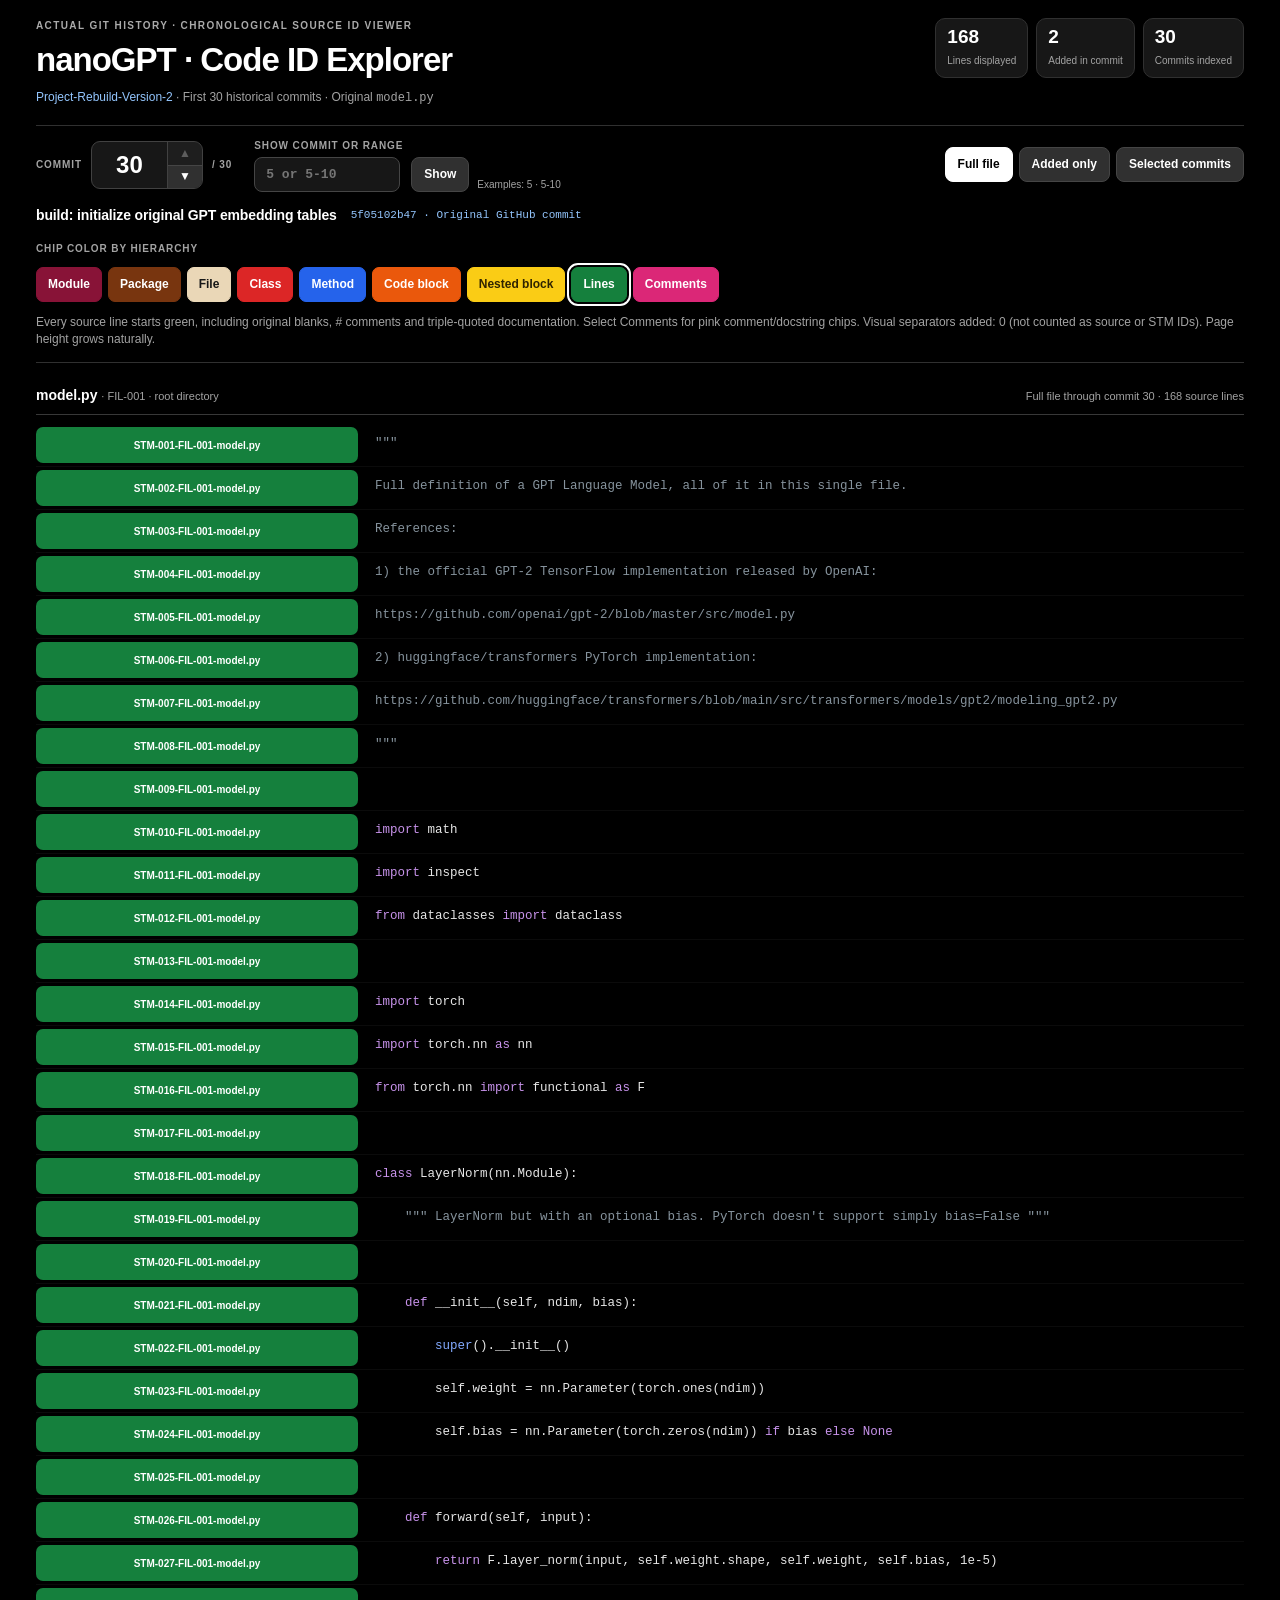
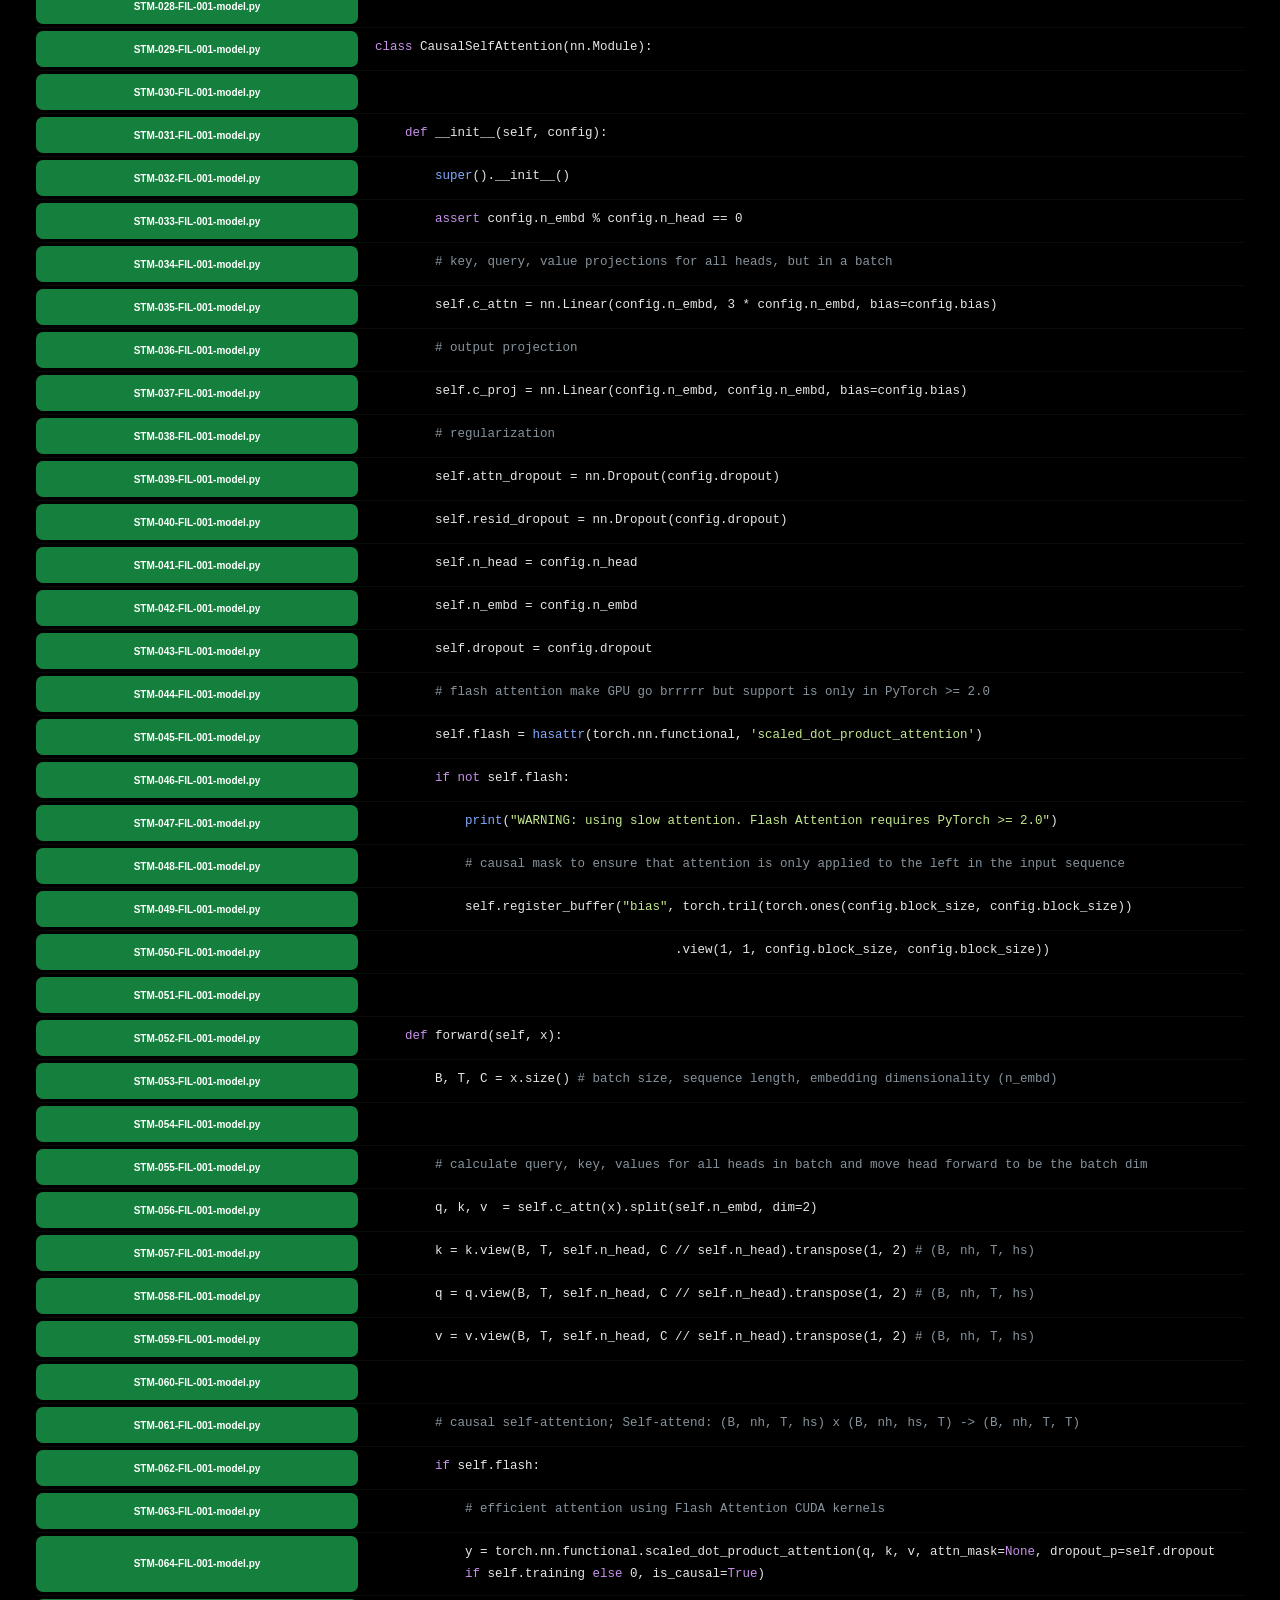
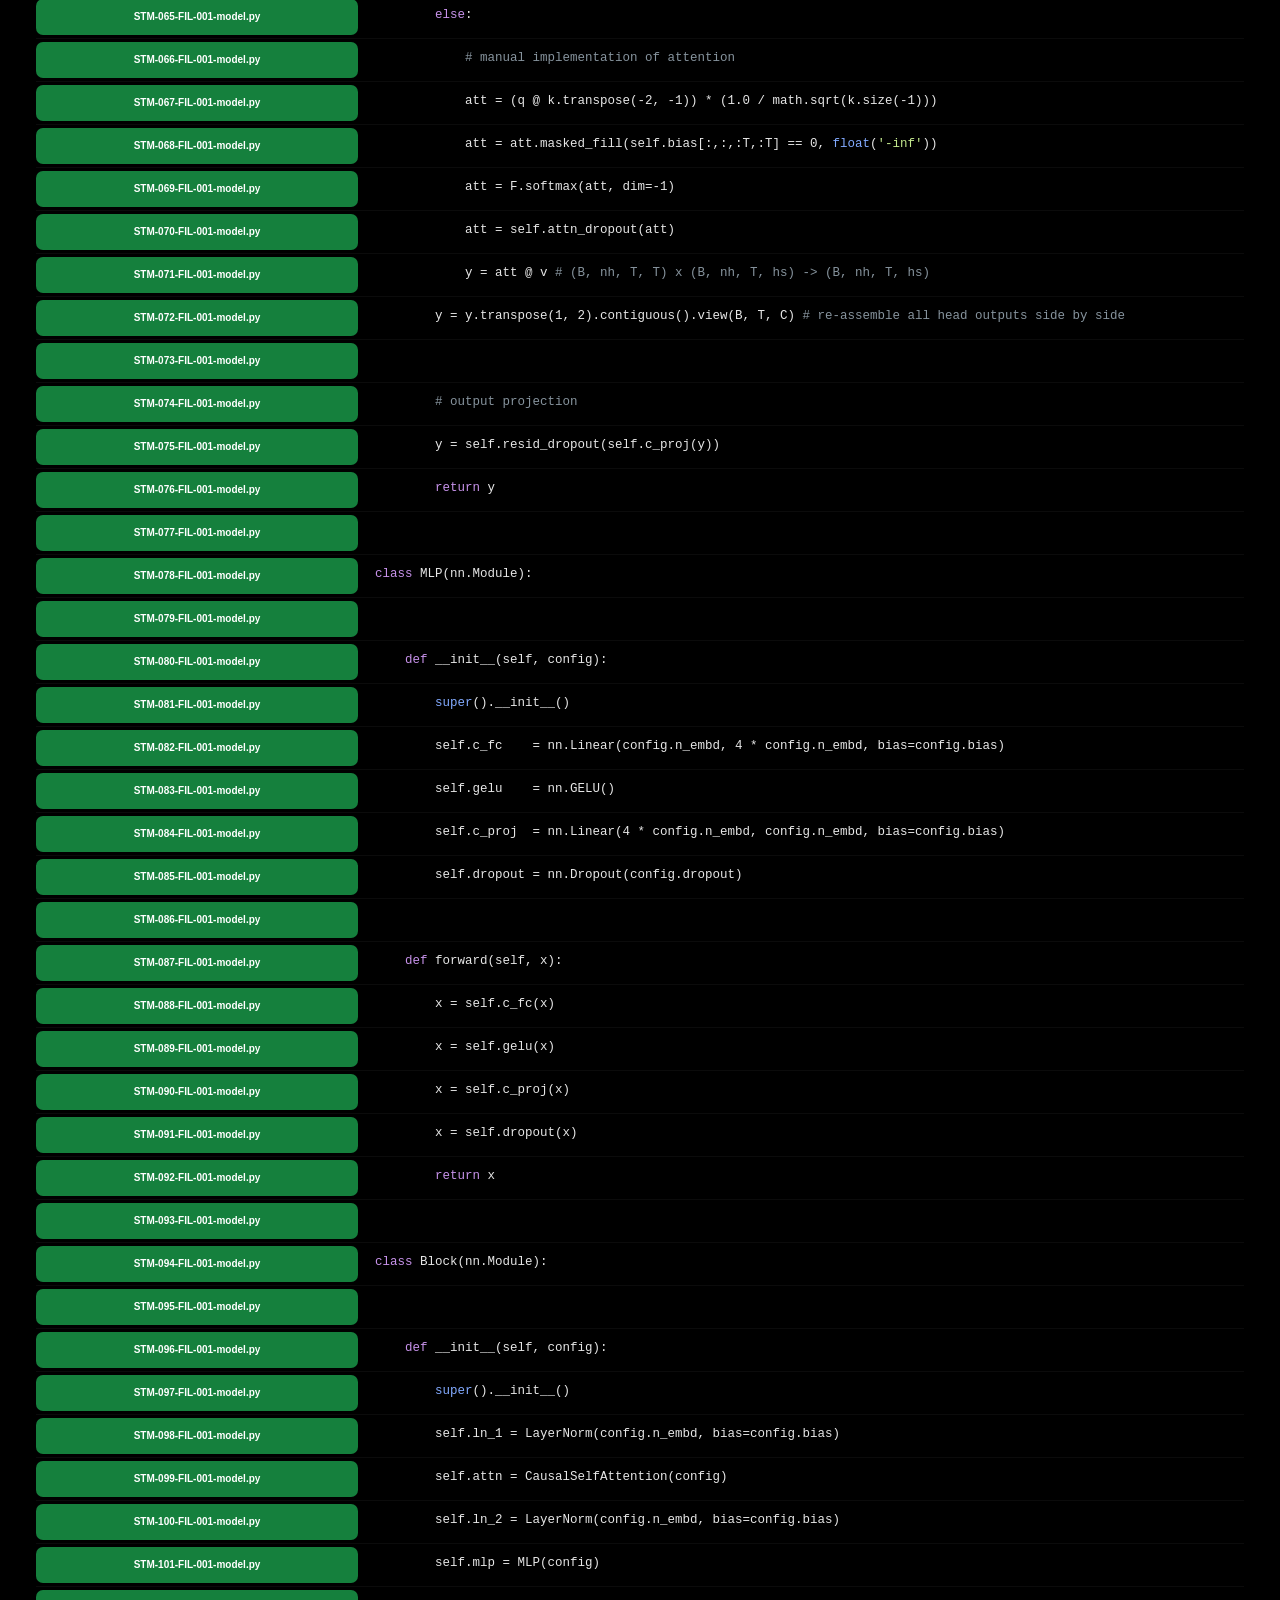
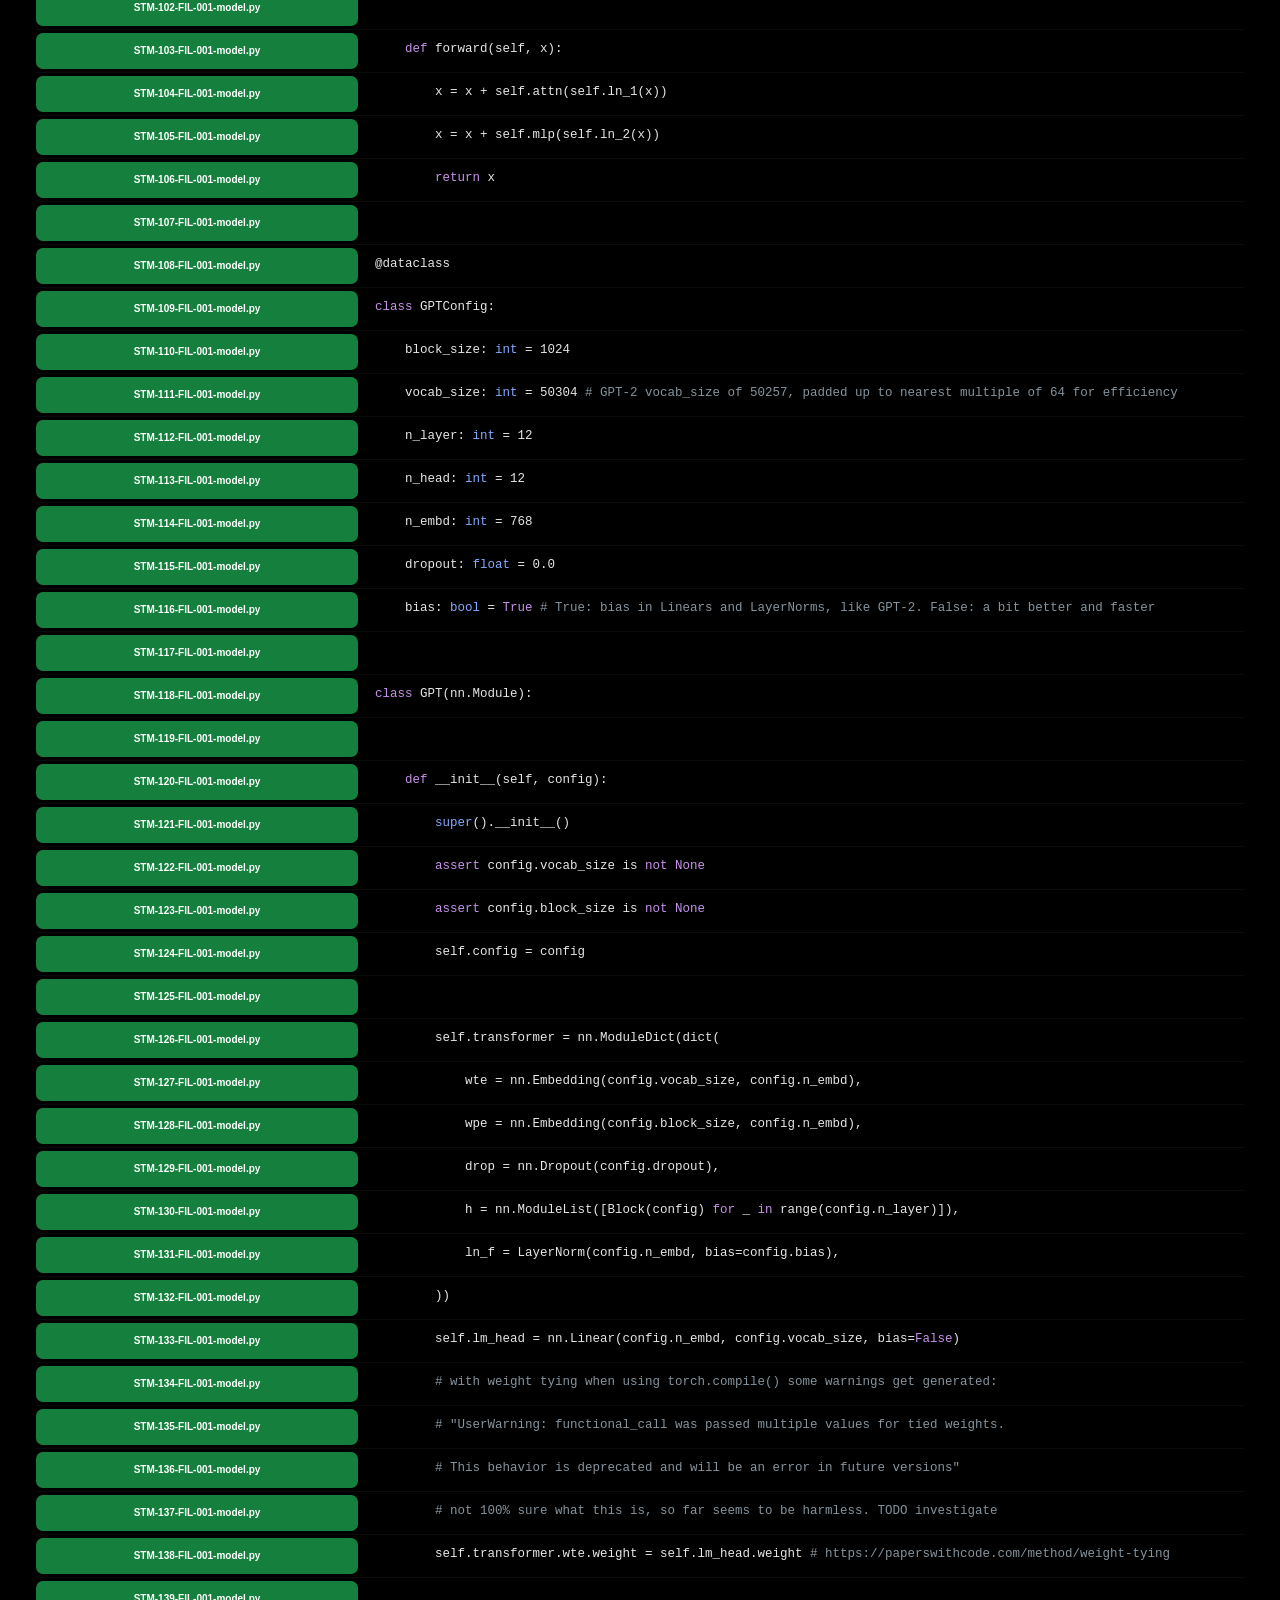
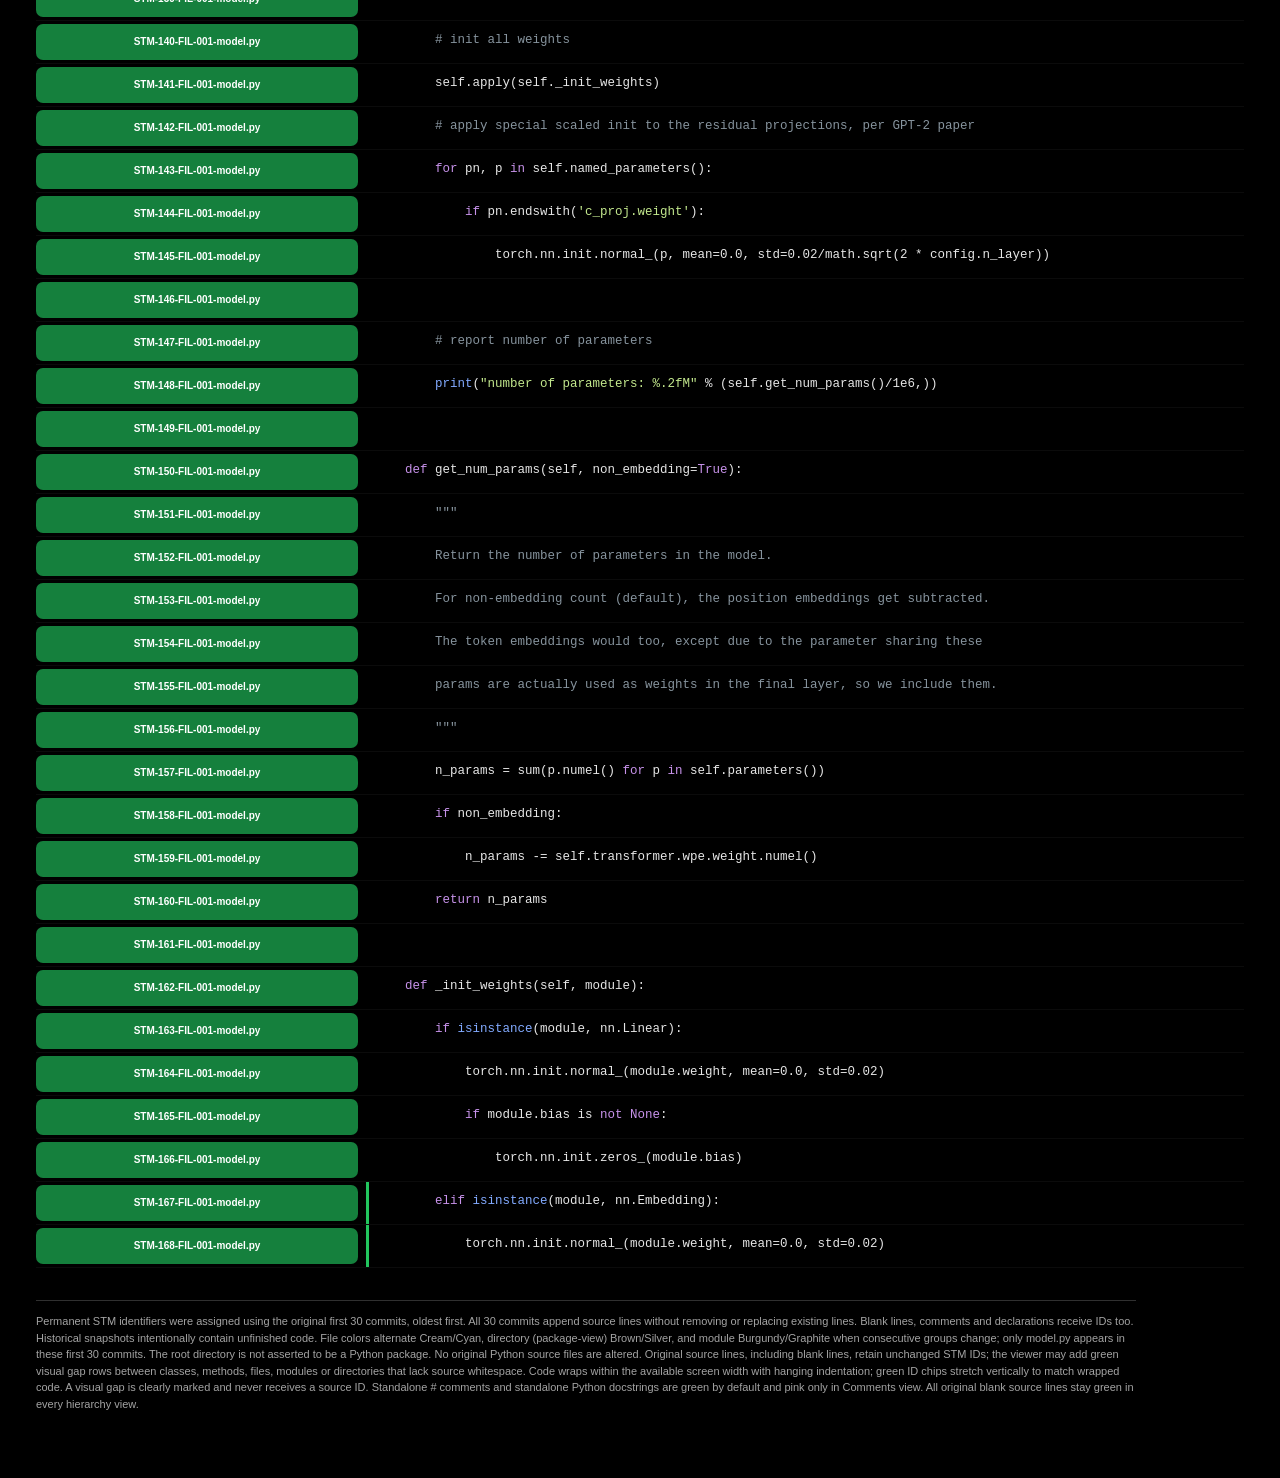
<file: AI-CODE-VIEWER-HANDOVER/reference/BEFORE-SCOPE-ONLY-COLORS.html>
<!doctype html>
<html lang="en"><head><meta charset="utf-8"><meta name="viewport" content="width=device-width,initial-scale=1">
<meta name="theme-color" content="#000000"><title>nanoGPT · First 30 commits · Code ID Explorer</title>
<style>
:root{color-scheme:dark;--bg:#000000;--panel:#171717;--button:#303030;--border:#383838;--muted:#A3A3A3;--text:#FFFFFF;
--class:#DC2626;--method:#2563EB;--block:#EA580C;--nested:#FACC15;--line:#15803D;--comment:#DB2777;
--file1:#EAD7B7;--file2:#06B6D4;--package1:#78350F;--package2:#94A3B8;--module1:#881337;--module2:#52525B}
*{box-sizing:border-box}html{scroll-behavior:auto}body{margin:0;background:var(--bg);color:var(--text);font:14px/1.5 Roboto,Arial,system-ui,sans-serif}
.page{max-width:1480px;margin:0 auto;padding:18px clamp(12px,3vw,36px) 56px}
h1{font-size:clamp(23px,3.6vw,33px);letter-spacing:-.03em;margin:2px 0 3px}
.eyebrow{text-transform:uppercase;letter-spacing:.14em;color:#aaa;font-size:10px;font-weight:750}
.head{display:flex;justify-content:space-between;align-items:flex-start;gap:15px;flex-wrap:wrap}
.subtitle{font-size:12px;color:#a3a3a3;margin:0}a{color:#93c5fd;text-decoration:none}a:hover{text-decoration:underline}
.stats{display:flex;gap:8px;flex-wrap:wrap}.stat{border:1px solid #303030;background:#171717;padding:7px 11px;border-radius:10px;min-width:86px}
.stat b{display:block;font:750 19px/1.2 Roboto,Arial,sans-serif;font-variant-numeric:tabular-nums}.stat span{font-size:10px;color:#a3a3a3}
.navbar{margin-top:18px;padding:12px 0 14px;border-top:1px solid #303030;border-bottom:1px solid #303030}
.nav-top{display:flex;align-items:center;gap:16px 22px;flex-wrap:wrap}
.stepper{display:flex;gap:9px;align-items:center}
.section-label{text-transform:uppercase;color:#a3a3a3;font-size:10px;letter-spacing:.09em;font-weight:800}
.stepper-body{display:flex;align-items:center;background:#171717;border:1px solid #414141;border-radius:9px;overflow:hidden}
.commit-number{min-width:75px;white-space:nowrap;text-align:center;font-weight:800;font-size:24px;font-variant-numeric:tabular-nums;line-height:1;padding:10px}
.stepper-buttons{display:flex;flex-direction:column;border-left:1px solid #414141}
button{font:650 12px/1.2 Roboto,Arial,system-ui,sans-serif;background:#303030;color:#fff;border:1px solid #454545;border-radius:8px;padding:9px 12px;min-height:35px;cursor:pointer}
button:hover:not(:disabled){filter:brightness(1.23)}
button:focus-visible,input:focus-visible,a:focus-visible{outline:2px solid #93c5fd;outline-offset:2px}
button:disabled{opacity:.3;cursor:not-allowed}
.stepper-buttons button{min-height:22px;height:23px;min-width:34px;border:0;border-radius:0;background:#303030;padding:0 7px;font-size:12px}
.stepper-buttons button+button{border-top:1px solid #454545}
.jump{display:flex;align-items:end;gap:8px;flex-wrap:wrap}
.jump-input-wrap{display:flex;flex-direction:column;gap:4px}
.jump input{width:146px;background:#171717;border:1px solid #454545;color:#fff;border-radius:8px;padding:9px 11px;font:600 13px ui-monospace,SFMono-Regular,Consolas,monospace;min-height:35px}
.nav-modes{display:flex;gap:6px;margin-left:auto;flex-wrap:wrap}
.mode[aria-pressed="true"]{background:#fff;color:#000;border-color:#fff}
.context{display:flex;align-items:center;gap:8px 14px;flex-wrap:wrap;margin-top:13px}
.commit-title{font-weight:750;font-size:14px;letter-spacing:-.01em}
.hash{font:11px/1.3 ui-monospace,SFMono-Regular,Consolas,monospace}
.levels{display:flex;gap:6px;flex-wrap:wrap;margin-top:11px}
.level{--c:#15803D;background:var(--c);color:var(--fg,#fff);border-color:var(--c);white-space:nowrap;padding:8px 11px;border-radius:7px}
.level[aria-pressed="true"]{outline:2px solid #fff;outline-offset:2px}
.hint{color:#a3a3a3;font-size:12px;margin:12px 0 0;line-height:1.45;min-height:18px}
.source-heading{display:flex;align-items:center;justify-content:space-between;flex-wrap:wrap;gap:12px;border-bottom:1px solid #383838;padding:18px 0 8px;margin-top:4px}
.source-heading strong{font-size:14px}.source-heading .muted{font-size:11px;color:#a3a3a3}
.code-frame{width:100%;max-width:100%;overflow:visible}
.code-grid{width:100%;min-width:0;padding:9px 0 12px}
.code-row{display:grid;grid-template-columns:minmax(0,min(330px,43%)) minmax(0,1fr);align-items:stretch;min-width:0;min-height:43px;border-bottom:1px solid rgba(255,255,255,.042)}
.code-row:hover{background:#101010}.display-gap .chip{min-height:24px;opacity:.75}.display-gap .label{font-size:9px}.display-gap{min-height:29px}
.code-row.changed .source-code{box-shadow:inset 3px 0 #22c55e}
.chip-cell{position:relative;display:flex;align-self:stretch;min-width:0;background:#000;padding:3px 8px 3px 0}
.code-row:hover .chip-cell{background:#101010}
.chip{background:var(--chip-bg,#15803D);color:var(--chip-fg,#fff);border-radius:7px;min-height:35px;height:100%;display:flex;flex-direction:column;align-items:center;justify-content:center;text-align:center;gap:2px;padding:7px 6px;width:100%;max-width:none}
.chip .id{font:700 10px/1.35 Roboto,Arial,system-ui,sans-serif;white-space:normal;overflow-wrap:anywhere;word-break:normal}
.chip .commit-marker{font:800 10px/1.3 Roboto,Arial,system-ui,sans-serif;letter-spacing:.01em}.chip .label{font:800 9.5px/1.3 Roboto,Arial,system-ui,sans-serif;overflow-wrap:anywhere;max-width:100%;letter-spacing:.01em}
.source-code{display:flex;align-items:flex-start;min-width:0;padding:9px 9px;font:12.5px/1.75 'JetBrains Mono','Fira Code',Consolas,'Liberation Mono',monospace;color:#e6e6e6}
.code-indent{display:block;flex:none;min-width:0;max-width:38%}
.code-body{display:block;flex:1;min-width:0;white-space:pre-wrap;overflow-wrap:anywhere;word-break:normal;tab-size:4}
.keyword{color:#c792ea}.string{color:#c3e88d}.comment-text{color:#86939d}.builtin{color:#82aaff}.number{color:#f78c6c}
.footer{font-size:11px;color:#a3a3a3;border-top:1px solid #303030;margin-top:20px;padding-top:12px;max-width:1100px}
@media(max-width:720px){
.page{padding:12px 10px 35px}.stat{min-width:78px}.nav-modes{margin-left:0}
.code-grid{min-width:0}.code-row{grid-template-columns:minmax(0,43%) minmax(0,57%)}
.chip{max-width:none}.chip .id{font-size:9px}.chip .label{font-size:9px}.source-code{font-size:11.5px;padding:9px 5px}.code-indent{max-width:34%}.jump input{width:138px}
}</style></head>
<body><main class="page">
<header class="head"><div><div class="eyebrow">Actual Git history · Chronological source ID viewer</div>
<h1>nanoGPT · Code ID Explorer</h1>
<p class="subtitle"><a href="https://github.com/sabareeshrao/Project-Rebuild-Version-2" target="_blank" rel="noopener">Project-Rebuild-Version-2</a> · First 30 historical commits · Original <code>model.py</code></p></div>
<div class="stats"><div class="stat"><b id="total">168</b><span>Lines displayed</span></div><div class="stat"><b id="added-stat">2</b><span id="added-label">Added in commit</span></div><div class="stat"><b>30</b><span>Commits indexed</span></div></div></header>
<section class="navbar" aria-label="Commit and hierarchy navigation">
<div class="nav-top">
<div class="stepper"><span class="section-label">Commit</span><div class="stepper-body">
<div id="commit-number" class="commit-number" aria-live="polite">30</div>
<div class="stepper-buttons"><button id="up" aria-label="Next commit" title="Next commit">▲</button><button id="down" aria-label="Previous commit" title="Previous commit">▼</button></div>
</div><span class="section-label">/ 30</span></div>
<form id="jump-form" class="jump"><div class="jump-input-wrap"><label for="jump-input" class="section-label">Show commit or range</label>
<input id="jump-input" type="text" placeholder="5 or 5-10" inputmode="text" autocomplete="off" spellcheck="false" aria-describedby="jump-help" required></div>
<button type="submit">Show</button><span id="jump-help" class="section-label" style="text-transform:none;letter-spacing:0;font-weight:500">Examples: 5 · 5-10</span></form>
<div class="nav-modes"><button class="mode" id="full" aria-pressed="true">Full file</button><button class="mode" id="added" aria-pressed="false">Added only</button><button class="mode" id="selected" aria-pressed="false">Selected commits</button></div>
</div>
<div class="context"><span class="commit-title" id="commit-title"></span><a id="commit-sha" class="hash" target="_blank" rel="noopener"></a></div>
<div class="section-label" style="margin-top:15px">CHIP COLOR BY HIERARCHY</div>
<div id="levels" class="levels">
<button class="level" data-kind="module" style="--c:#881337" aria-pressed="false">Module</button>
<button class="level" data-kind="package" style="--c:#78350F" aria-pressed="false">Package</button>
<button class="level" data-kind="file" style="--c:#EAD7B7;--fg:#171717" aria-pressed="false">File</button>
<button class="level" data-kind="class" style="--c:#DC2626" aria-pressed="false">Class</button>
<button class="level" data-kind="method" style="--c:#2563EB" aria-pressed="false">Method</button>
<button class="level" data-kind="block" style="--c:#EA580C" aria-pressed="false">Code block</button>
<button class="level" data-kind="nested" style="--c:#FACC15;--fg:#302400" aria-pressed="false">Nested block</button>
<button class="level" data-kind="line" style="--c:#15803D" aria-pressed="true">Lines</button>
<button class="level" data-kind="comment" style="--c:#DB2777" aria-pressed="false">Comments</button></div>
<p class="hint" id="hint" aria-live="polite"></p>
</section>
<section aria-label="Historical source code">
<div class="source-heading"><div><strong>model.py</strong> <span class="muted">· FIL-001 · root directory</span></div>
<span class="muted" id="source-status"></span></div>
<div class="code-frame" id="code-frame"><div class="code-grid" id="code-grid"></div></div>
</section>
<p class="footer">Permanent STM identifiers were assigned using the original first 30 commits, oldest first. All 30 commits append source lines without removing or replacing existing lines. Blank lines, comments and declarations receive IDs too. Historical snapshots intentionally contain unfinished code. File colors alternate Cream/Cyan, directory (package-view) Brown/Silver, and module Burgundy/Graphite when consecutive groups change; only model.py appears in these first 30 commits. The root directory is not asserted to be a Python package. No original Python source files are altered. Original source lines, including blank lines, retain unchanged STM IDs; the viewer may add green visual gap rows between classes, methods, files, modules or directories that lack source whitespace. Code wraps within the available screen width with hanging indentation; green ID chips stretch vertically to match wrapped code. A visual gap is clearly marked and never receives a source ID. Standalone # comments and standalone Python docstrings are green by default and pink only in Comments view. All original blank source lines stay green in every hierarchy view.</p>
</main><script id="historical-source" type="application/json">{"repo":"sabareeshrao/Project-Rebuild-Version-2","file":"model.py","fileId":"FIL-001","commits":[{"n":1,"sha":"cac2c626c007c5a5bb298f001a9efa7091a313ca","title":"start original nanoGPT model module header","message":"build: start original nanoGPT model module header","added":8,"total":8,"url":"https://github.com/sabareeshrao/Project-Rebuild-Version-2/commit/cac2c626c007c5a5bb298f001a9efa7091a313ca"},{"n":2,"sha":"1b0b2d229884d905b7c736112345c520f2250a34","title":"introduce original GPT model imports","message":"build: introduce original GPT model imports","added":8,"total":16,"url":"https://github.com/sabareeshrao/Project-Rebuild-Version-2/commit/1b0b2d229884d905b7c736112345c520f2250a34"},{"n":3,"sha":"7515b19bf95404294b3ca6a6ab0b22d829fff7df","title":"declare original optional-bias LayerNorm","message":"build: declare original optional-bias LayerNorm","added":4,"total":20,"url":"https://github.com/sabareeshrao/Project-Rebuild-Version-2/commit/7515b19bf95404294b3ca6a6ab0b22d829fff7df"},{"n":4,"sha":"ac18d044565fa9cd11f10ff88b5e9395a979bf9e","title":"initialize learnable LayerNorm scale and bias","message":"build: initialize learnable LayerNorm scale and bias","added":4,"total":24,"url":"https://github.com/sabareeshrao/Project-Rebuild-Version-2/commit/ac18d044565fa9cd11f10ff88b5e9395a979bf9e"},{"n":5,"sha":"feb101a3c891690892790bc0c362cb1666c2a385","title":"complete original LayerNorm forward calculation","message":"build: complete original LayerNorm forward calculation","added":3,"total":27,"url":"https://github.com/sabareeshrao/Project-Rebuild-Version-2/commit/feb101a3c891690892790bc0c362cb1666c2a385"},{"n":6,"sha":"9db19cfc88373aba66663b88f453121a8d58c4b1","title":"declare original causal self-attention projections","message":"build: declare original causal self-attention projections","added":6,"total":33,"url":"https://github.com/sabareeshrao/Project-Rebuild-Version-2/commit/9db19cfc88373aba66663b88f453121a8d58c4b1"},{"n":7,"sha":"cb6a068138863bda2adf018d727588fd11e19cc6","title":"configure packed QKV and output projection","message":"build: configure packed QKV and output projection","added":4,"total":37,"url":"https://github.com/sabareeshrao/Project-Rebuild-Version-2/commit/cb6a068138863bda2adf018d727588fd11e19cc6"},{"n":8,"sha":"596e8c5dfc066e3a9b90245c9db3e2f1c7b73731","title":"configure attention dropout and head metadata","message":"build: configure attention dropout and head metadata","added":6,"total":43,"url":"https://github.com/sabareeshrao/Project-Rebuild-Version-2/commit/596e8c5dfc066e3a9b90245c9db3e2f1c7b73731"},{"n":9,"sha":"1143003f280676a06cf33ea738d9f5070024244d","title":"detect PyTorch scaled dot-product attention","message":"build: detect PyTorch scaled dot-product attention","added":2,"total":45,"url":"https://github.com/sabareeshrao/Project-Rebuild-Version-2/commit/1143003f280676a06cf33ea738d9f5070024244d"},{"n":10,"sha":"03f761745efe3006334eab8f1bd8af02062891a3","title":"register original manual causal mask fallback","message":"build: register original manual causal mask fallback","added":5,"total":50,"url":"https://github.com/sabareeshrao/Project-Rebuild-Version-2/commit/03f761745efe3006334eab8f1bd8af02062891a3"},{"n":11,"sha":"804c657b5c8f1bb5df5909b0fd67437a30dd5236","title":"start original causal attention forward pass","message":"build: start original causal attention forward pass","added":4,"total":54,"url":"https://github.com/sabareeshrao/Project-Rebuild-Version-2/commit/804c657b5c8f1bb5df5909b0fd67437a30dd5236"},{"n":12,"sha":"42288e37d76d41404f0173056b664493f64f39e8","title":"split QKV into individual attention heads","message":"build: split QKV into individual attention heads","added":6,"total":60,"url":"https://github.com/sabareeshrao/Project-Rebuild-Version-2/commit/42288e37d76d41404f0173056b664493f64f39e8"},{"n":13,"sha":"e7e9d63f05aba8ec8fb2fc63de0634bcbf7fc7f3","title":"apply causal scaled dot-product attention","message":"build: apply causal scaled dot-product attention","added":4,"total":64,"url":"https://github.com/sabareeshrao/Project-Rebuild-Version-2/commit/e7e9d63f05aba8ec8fb2fc63de0634bcbf7fc7f3"},{"n":14,"sha":"915dae9f834f6787c6c9de34b8261ad0f872c452","title":"implement original manual attention fallback","message":"build: implement original manual attention fallback","added":7,"total":71,"url":"https://github.com/sabareeshrao/Project-Rebuild-Version-2/commit/915dae9f834f6787c6c9de34b8261ad0f872c452"},{"n":15,"sha":"af0f71fda3840a543379f9e075d032a77d5380f1","title":"combine attention heads and output projection","message":"build: combine attention heads and output projection","added":5,"total":76,"url":"https://github.com/sabareeshrao/Project-Rebuild-Version-2/commit/af0f71fda3840a543379f9e075d032a77d5380f1"},{"n":16,"sha":"af508e60e993883b8991763ab189fa9743b2ef68","title":"introduce original GPT feed-forward expansion","message":"build: introduce original GPT feed-forward expansion","added":6,"total":82,"url":"https://github.com/sabareeshrao/Project-Rebuild-Version-2/commit/af508e60e993883b8991763ab189fa9743b2ef68"},{"n":17,"sha":"279441476aafb713c0bc1714dd3342c347ff8cc6","title":"configure GELU projection and residual dropout","message":"build: configure GELU projection and residual dropout","added":3,"total":85,"url":"https://github.com/sabareeshrao/Project-Rebuild-Version-2/commit/279441476aafb713c0bc1714dd3342c347ff8cc6"},{"n":18,"sha":"0b0ca1bb0b2d493e7eaa7ac55ff94bd27feecc52","title":"complete original GPT MLP forward pass","message":"build: complete original GPT MLP forward pass","added":7,"total":92,"url":"https://github.com/sabareeshrao/Project-Rebuild-Version-2/commit/0b0ca1bb0b2d493e7eaa7ac55ff94bd27feecc52"},{"n":19,"sha":"df5a6ba78e145417f78dd84031ca4916976fdebc","title":"assemble pre-normalized transformer attention block","message":"build: assemble pre-normalized transformer attention block","added":7,"total":99,"url":"https://github.com/sabareeshrao/Project-Rebuild-Version-2/commit/df5a6ba78e145417f78dd84031ca4916976fdebc"},{"n":20,"sha":"bccb7b302de8c395cb99ebfc6b0d8730aead2b23","title":"complete original residual transformer block","message":"build: complete original residual transformer block","added":7,"total":106,"url":"https://github.com/sabareeshrao/Project-Rebuild-Version-2/commit/bccb7b302de8c395cb99ebfc6b0d8730aead2b23"},{"n":21,"sha":"c930821239e049ffd06ce30a4d883bc7d266c0e0","title":"declare original GPT hyperparameter dataclass","message":"build: declare original GPT hyperparameter dataclass","added":10,"total":116,"url":"https://github.com/sabareeshrao/Project-Rebuild-Version-2/commit/c930821239e049ffd06ce30a4d883bc7d266c0e0"},{"n":22,"sha":"4f30c0e266202b2bf2d5f8e6203276e1f37a324a","title":"introduce original GPT model container","message":"build: introduce original GPT model container","added":8,"total":124,"url":"https://github.com/sabareeshrao/Project-Rebuild-Version-2/commit/4f30c0e266202b2bf2d5f8e6203276e1f37a324a"},{"n":23,"sha":"14ff811954741b57322f47f423ddbd7a9bffaf8f","title":"assemble embeddings transformer blocks and normalization","message":"build: assemble embeddings transformer blocks and normalization","added":8,"total":132,"url":"https://github.com/sabareeshrao/Project-Rebuild-Version-2/commit/14ff811954741b57322f47f423ddbd7a9bffaf8f"},{"n":24,"sha":"b7269301fa3c7231241862244ed2335b8eed8e2d","title":"tie original token embedding and output projection weights","message":"build: tie original token embedding and output projection weights","added":6,"total":138,"url":"https://github.com/sabareeshrao/Project-Rebuild-Version-2/commit/b7269301fa3c7231241862244ed2335b8eed8e2d"},{"n":25,"sha":"5010ef5f3e376575ed6fc2ee6f7f158af7a8aad5","title":"initialize original GPT residual projection weights","message":"build: initialize original GPT residual projection weights","added":7,"total":145,"url":"https://github.com/sabareeshrao/Project-Rebuild-Version-2/commit/5010ef5f3e376575ed6fc2ee6f7f158af7a8aad5"},{"n":26,"sha":"dfdcb6c970d8985c9edb82ff2971aebbae8172c9","title":"report original model parameter count","message":"build: report original model parameter count","added":3,"total":148,"url":"https://github.com/sabareeshrao/Project-Rebuild-Version-2/commit/dfdcb6c970d8985c9edb82ff2971aebbae8172c9"},{"n":27,"sha":"ee3a8af0098613bd6cbd8c65954211a5d2ef4b5b","title":"document original GPT parameter count calculation","message":"build: document original GPT parameter count calculation","added":8,"total":156,"url":"https://github.com/sabareeshrao/Project-Rebuild-Version-2/commit/ee3a8af0098613bd6cbd8c65954211a5d2ef4b5b"},{"n":28,"sha":"c10bbb83f5a3111e763a888dff17484207485247","title":"count GPT parameters excluding positional embeddings","message":"build: count GPT parameters excluding positional embeddings","added":4,"total":160,"url":"https://github.com/sabareeshrao/Project-Rebuild-Version-2/commit/c10bbb83f5a3111e763a888dff17484207485247"},{"n":29,"sha":"79d614d152cc9d4a076adf41214667438670887a","title":"initialize linear layer weights and optional biases","message":"build: initialize linear layer weights and optional biases","added":6,"total":166,"url":"https://github.com/sabareeshrao/Project-Rebuild-Version-2/commit/79d614d152cc9d4a076adf41214667438670887a"},{"n":30,"sha":"5f05102b47878b6f367b648613a5aef68f14122f","title":"initialize original GPT embedding tables","message":"build: initialize original GPT embedding tables","added":2,"total":168,"url":"https://github.com/sabareeshrao/Project-Rebuild-Version-2/commit/5f05102b47878b6f367b648613a5aef68f14122f"}],"lines":[{"n":1,"text":"\"\"\"","firstCommit":1,"id":"STM-001-FIL-001-model.py","file":"model.py","fileId":"FIL-001","module":"model","moduleId":"MOD-001","directory":"(repository root)","directoryId":"DIR-001"},{"n":2,"text":"Full definition of a GPT Language Model, all of it in this single file.","firstCommit":1,"id":"STM-002-FIL-001-model.py","file":"model.py","fileId":"FIL-001","module":"model","moduleId":"MOD-001","directory":"(repository root)","directoryId":"DIR-001"},{"n":3,"text":"References:","firstCommit":1,"id":"STM-003-FIL-001-model.py","file":"model.py","fileId":"FIL-001","module":"model","moduleId":"MOD-001","directory":"(repository root)","directoryId":"DIR-001"},{"n":4,"text":"1) the official GPT-2 TensorFlow implementation released by OpenAI:","firstCommit":1,"id":"STM-004-FIL-001-model.py","file":"model.py","fileId":"FIL-001","module":"model","moduleId":"MOD-001","directory":"(repository root)","directoryId":"DIR-001"},{"n":5,"text":"https://github.com/openai/gpt-2/blob/master/src/model.py","firstCommit":1,"id":"STM-005-FIL-001-model.py","file":"model.py","fileId":"FIL-001","module":"model","moduleId":"MOD-001","directory":"(repository root)","directoryId":"DIR-001"},{"n":6,"text":"2) huggingface/transformers PyTorch implementation:","firstCommit":1,"id":"STM-006-FIL-001-model.py","file":"model.py","fileId":"FIL-001","module":"model","moduleId":"MOD-001","directory":"(repository root)","directoryId":"DIR-001"},{"n":7,"text":"https://github.com/huggingface/transformers/blob/main/src/transformers/models/gpt2/modeling_gpt2.py","firstCommit":1,"id":"STM-007-FIL-001-model.py","file":"model.py","fileId":"FIL-001","module":"model","moduleId":"MOD-001","directory":"(repository root)","directoryId":"DIR-001"},{"n":8,"text":"\"\"\"","firstCommit":1,"id":"STM-008-FIL-001-model.py","file":"model.py","fileId":"FIL-001","module":"model","moduleId":"MOD-001","directory":"(repository root)","directoryId":"DIR-001"},{"n":9,"text":"","firstCommit":2,"id":"STM-009-FIL-001-model.py","file":"model.py","fileId":"FIL-001","module":"model","moduleId":"MOD-001","directory":"(repository root)","directoryId":"DIR-001"},{"n":10,"text":"import math","firstCommit":2,"id":"STM-010-FIL-001-model.py","file":"model.py","fileId":"FIL-001","module":"model","moduleId":"MOD-001","directory":"(repository root)","directoryId":"DIR-001"},{"n":11,"text":"import inspect","firstCommit":2,"id":"STM-011-FIL-001-model.py","file":"model.py","fileId":"FIL-001","module":"model","moduleId":"MOD-001","directory":"(repository root)","directoryId":"DIR-001"},{"n":12,"text":"from dataclasses import dataclass","firstCommit":2,"id":"STM-012-FIL-001-model.py","file":"model.py","fileId":"FIL-001","module":"model","moduleId":"MOD-001","directory":"(repository root)","directoryId":"DIR-001"},{"n":13,"text":"","firstCommit":2,"id":"STM-013-FIL-001-model.py","file":"model.py","fileId":"FIL-001","module":"model","moduleId":"MOD-001","directory":"(repository root)","directoryId":"DIR-001"},{"n":14,"text":"import torch","firstCommit":2,"id":"STM-014-FIL-001-model.py","file":"model.py","fileId":"FIL-001","module":"model","moduleId":"MOD-001","directory":"(repository root)","directoryId":"DIR-001"},{"n":15,"text":"import torch.nn as nn","firstCommit":2,"id":"STM-015-FIL-001-model.py","file":"model.py","fileId":"FIL-001","module":"model","moduleId":"MOD-001","directory":"(repository root)","directoryId":"DIR-001"},{"n":16,"text":"from torch.nn import functional as F","firstCommit":2,"id":"STM-016-FIL-001-model.py","file":"model.py","fileId":"FIL-001","module":"model","moduleId":"MOD-001","directory":"(repository root)","directoryId":"DIR-001"},{"n":17,"text":"","firstCommit":3,"id":"STM-017-FIL-001-model.py","file":"model.py","fileId":"FIL-001","module":"model","moduleId":"MOD-001","directory":"(repository root)","directoryId":"DIR-001"},{"n":18,"text":"class LayerNorm(nn.Module):","firstCommit":3,"id":"STM-018-FIL-001-model.py","file":"model.py","fileId":"FIL-001","module":"model","moduleId":"MOD-001","directory":"(repository root)","directoryId":"DIR-001"},{"n":19,"text":"    \"\"\" LayerNorm but with an optional bias. PyTorch doesn't support simply bias=False \"\"\"","firstCommit":3,"id":"STM-019-FIL-001-model.py","file":"model.py","fileId":"FIL-001","module":"model","moduleId":"MOD-001","directory":"(repository root)","directoryId":"DIR-001"},{"n":20,"text":"","firstCommit":3,"id":"STM-020-FIL-001-model.py","file":"model.py","fileId":"FIL-001","module":"model","moduleId":"MOD-001","directory":"(repository root)","directoryId":"DIR-001"},{"n":21,"text":"    def __init__(self, ndim, bias):","firstCommit":4,"id":"STM-021-FIL-001-model.py","file":"model.py","fileId":"FIL-001","module":"model","moduleId":"MOD-001","directory":"(repository root)","directoryId":"DIR-001"},{"n":22,"text":"        super().__init__()","firstCommit":4,"id":"STM-022-FIL-001-model.py","file":"model.py","fileId":"FIL-001","module":"model","moduleId":"MOD-001","directory":"(repository root)","directoryId":"DIR-001"},{"n":23,"text":"        self.weight = nn.Parameter(torch.ones(ndim))","firstCommit":4,"id":"STM-023-FIL-001-model.py","file":"model.py","fileId":"FIL-001","module":"model","moduleId":"MOD-001","directory":"(repository root)","directoryId":"DIR-001"},{"n":24,"text":"        self.bias = nn.Parameter(torch.zeros(ndim)) if bias else None","firstCommit":4,"id":"STM-024-FIL-001-model.py","file":"model.py","fileId":"FIL-001","module":"model","moduleId":"MOD-001","directory":"(repository root)","directoryId":"DIR-001"},{"n":25,"text":"","firstCommit":5,"id":"STM-025-FIL-001-model.py","file":"model.py","fileId":"FIL-001","module":"model","moduleId":"MOD-001","directory":"(repository root)","directoryId":"DIR-001"},{"n":26,"text":"    def forward(self, input):","firstCommit":5,"id":"STM-026-FIL-001-model.py","file":"model.py","fileId":"FIL-001","module":"model","moduleId":"MOD-001","directory":"(repository root)","directoryId":"DIR-001"},{"n":27,"text":"        return F.layer_norm(input, self.weight.shape, self.weight, self.bias, 1e-5)","firstCommit":5,"id":"STM-027-FIL-001-model.py","file":"model.py","fileId":"FIL-001","module":"model","moduleId":"MOD-001","directory":"(repository root)","directoryId":"DIR-001"},{"n":28,"text":"","firstCommit":6,"id":"STM-028-FIL-001-model.py","file":"model.py","fileId":"FIL-001","module":"model","moduleId":"MOD-001","directory":"(repository root)","directoryId":"DIR-001"},{"n":29,"text":"class CausalSelfAttention(nn.Module):","firstCommit":6,"id":"STM-029-FIL-001-model.py","file":"model.py","fileId":"FIL-001","module":"model","moduleId":"MOD-001","directory":"(repository root)","directoryId":"DIR-001"},{"n":30,"text":"","firstCommit":6,"id":"STM-030-FIL-001-model.py","file":"model.py","fileId":"FIL-001","module":"model","moduleId":"MOD-001","directory":"(repository root)","directoryId":"DIR-001"},{"n":31,"text":"    def __init__(self, config):","firstCommit":6,"id":"STM-031-FIL-001-model.py","file":"model.py","fileId":"FIL-001","module":"model","moduleId":"MOD-001","directory":"(repository root)","directoryId":"DIR-001"},{"n":32,"text":"        super().__init__()","firstCommit":6,"id":"STM-032-FIL-001-model.py","file":"model.py","fileId":"FIL-001","module":"model","moduleId":"MOD-001","directory":"(repository root)","directoryId":"DIR-001"},{"n":33,"text":"        assert config.n_embd % config.n_head == 0","firstCommit":6,"id":"STM-033-FIL-001-model.py","file":"model.py","fileId":"FIL-001","module":"model","moduleId":"MOD-001","directory":"(repository root)","directoryId":"DIR-001"},{"n":34,"text":"        # key, query, value projections for all heads, but in a batch","firstCommit":7,"id":"STM-034-FIL-001-model.py","file":"model.py","fileId":"FIL-001","module":"model","moduleId":"MOD-001","directory":"(repository root)","directoryId":"DIR-001"},{"n":35,"text":"        self.c_attn = nn.Linear(config.n_embd, 3 * config.n_embd, bias=config.bias)","firstCommit":7,"id":"STM-035-FIL-001-model.py","file":"model.py","fileId":"FIL-001","module":"model","moduleId":"MOD-001","directory":"(repository root)","directoryId":"DIR-001"},{"n":36,"text":"        # output projection","firstCommit":7,"id":"STM-036-FIL-001-model.py","file":"model.py","fileId":"FIL-001","module":"model","moduleId":"MOD-001","directory":"(repository root)","directoryId":"DIR-001"},{"n":37,"text":"        self.c_proj = nn.Linear(config.n_embd, config.n_embd, bias=config.bias)","firstCommit":7,"id":"STM-037-FIL-001-model.py","file":"model.py","fileId":"FIL-001","module":"model","moduleId":"MOD-001","directory":"(repository root)","directoryId":"DIR-001"},{"n":38,"text":"        # regularization","firstCommit":8,"id":"STM-038-FIL-001-model.py","file":"model.py","fileId":"FIL-001","module":"model","moduleId":"MOD-001","directory":"(repository root)","directoryId":"DIR-001"},{"n":39,"text":"        self.attn_dropout = nn.Dropout(config.dropout)","firstCommit":8,"id":"STM-039-FIL-001-model.py","file":"model.py","fileId":"FIL-001","module":"model","moduleId":"MOD-001","directory":"(repository root)","directoryId":"DIR-001"},{"n":40,"text":"        self.resid_dropout = nn.Dropout(config.dropout)","firstCommit":8,"id":"STM-040-FIL-001-model.py","file":"model.py","fileId":"FIL-001","module":"model","moduleId":"MOD-001","directory":"(repository root)","directoryId":"DIR-001"},{"n":41,"text":"        self.n_head = config.n_head","firstCommit":8,"id":"STM-041-FIL-001-model.py","file":"model.py","fileId":"FIL-001","module":"model","moduleId":"MOD-001","directory":"(repository root)","directoryId":"DIR-001"},{"n":42,"text":"        self.n_embd = config.n_embd","firstCommit":8,"id":"STM-042-FIL-001-model.py","file":"model.py","fileId":"FIL-001","module":"model","moduleId":"MOD-001","directory":"(repository root)","directoryId":"DIR-001"},{"n":43,"text":"        self.dropout = config.dropout","firstCommit":8,"id":"STM-043-FIL-001-model.py","file":"model.py","fileId":"FIL-001","module":"model","moduleId":"MOD-001","directory":"(repository root)","directoryId":"DIR-001"},{"n":44,"text":"        # flash attention make GPU go brrrrr but support is only in PyTorch >= 2.0","firstCommit":9,"id":"STM-044-FIL-001-model.py","file":"model.py","fileId":"FIL-001","module":"model","moduleId":"MOD-001","directory":"(repository root)","directoryId":"DIR-001"},{"n":45,"text":"        self.flash = hasattr(torch.nn.functional, 'scaled_dot_product_attention')","firstCommit":9,"id":"STM-045-FIL-001-model.py","file":"model.py","fileId":"FIL-001","module":"model","moduleId":"MOD-001","directory":"(repository root)","directoryId":"DIR-001"},{"n":46,"text":"        if not self.flash:","firstCommit":10,"id":"STM-046-FIL-001-model.py","file":"model.py","fileId":"FIL-001","module":"model","moduleId":"MOD-001","directory":"(repository root)","directoryId":"DIR-001"},{"n":47,"text":"            print(\"WARNING: using slow attention. Flash Attention requires PyTorch >= 2.0\")","firstCommit":10,"id":"STM-047-FIL-001-model.py","file":"model.py","fileId":"FIL-001","module":"model","moduleId":"MOD-001","directory":"(repository root)","directoryId":"DIR-001"},{"n":48,"text":"            # causal mask to ensure that attention is only applied to the left in the input sequence","firstCommit":10,"id":"STM-048-FIL-001-model.py","file":"model.py","fileId":"FIL-001","module":"model","moduleId":"MOD-001","directory":"(repository root)","directoryId":"DIR-001"},{"n":49,"text":"            self.register_buffer(\"bias\", torch.tril(torch.ones(config.block_size, config.block_size))","firstCommit":10,"id":"STM-049-FIL-001-model.py","file":"model.py","fileId":"FIL-001","module":"model","moduleId":"MOD-001","directory":"(repository root)","directoryId":"DIR-001"},{"n":50,"text":"                                        .view(1, 1, config.block_size, config.block_size))","firstCommit":10,"id":"STM-050-FIL-001-model.py","file":"model.py","fileId":"FIL-001","module":"model","moduleId":"MOD-001","directory":"(repository root)","directoryId":"DIR-001"},{"n":51,"text":"","firstCommit":11,"id":"STM-051-FIL-001-model.py","file":"model.py","fileId":"FIL-001","module":"model","moduleId":"MOD-001","directory":"(repository root)","directoryId":"DIR-001"},{"n":52,"text":"    def forward(self, x):","firstCommit":11,"id":"STM-052-FIL-001-model.py","file":"model.py","fileId":"FIL-001","module":"model","moduleId":"MOD-001","directory":"(repository root)","directoryId":"DIR-001"},{"n":53,"text":"        B, T, C = x.size() # batch size, sequence length, embedding dimensionality (n_embd)","firstCommit":11,"id":"STM-053-FIL-001-model.py","file":"model.py","fileId":"FIL-001","module":"model","moduleId":"MOD-001","directory":"(repository root)","directoryId":"DIR-001"},{"n":54,"text":"","firstCommit":11,"id":"STM-054-FIL-001-model.py","file":"model.py","fileId":"FIL-001","module":"model","moduleId":"MOD-001","directory":"(repository root)","directoryId":"DIR-001"},{"n":55,"text":"        # calculate query, key, values for all heads in batch and move head forward to be the batch dim","firstCommit":12,"id":"STM-055-FIL-001-model.py","file":"model.py","fileId":"FIL-001","module":"model","moduleId":"MOD-001","directory":"(repository root)","directoryId":"DIR-001"},{"n":56,"text":"        q, k, v  = self.c_attn(x).split(self.n_embd, dim=2)","firstCommit":12,"id":"STM-056-FIL-001-model.py","file":"model.py","fileId":"FIL-001","module":"model","moduleId":"MOD-001","directory":"(repository root)","directoryId":"DIR-001"},{"n":57,"text":"        k = k.view(B, T, self.n_head, C // self.n_head).transpose(1, 2) # (B, nh, T, hs)","firstCommit":12,"id":"STM-057-FIL-001-model.py","file":"model.py","fileId":"FIL-001","module":"model","moduleId":"MOD-001","directory":"(repository root)","directoryId":"DIR-001"},{"n":58,"text":"        q = q.view(B, T, self.n_head, C // self.n_head).transpose(1, 2) # (B, nh, T, hs)","firstCommit":12,"id":"STM-058-FIL-001-model.py","file":"model.py","fileId":"FIL-001","module":"model","moduleId":"MOD-001","directory":"(repository root)","directoryId":"DIR-001"},{"n":59,"text":"        v = v.view(B, T, self.n_head, C // self.n_head).transpose(1, 2) # (B, nh, T, hs)","firstCommit":12,"id":"STM-059-FIL-001-model.py","file":"model.py","fileId":"FIL-001","module":"model","moduleId":"MOD-001","directory":"(repository root)","directoryId":"DIR-001"},{"n":60,"text":"","firstCommit":12,"id":"STM-060-FIL-001-model.py","file":"model.py","fileId":"FIL-001","module":"model","moduleId":"MOD-001","directory":"(repository root)","directoryId":"DIR-001"},{"n":61,"text":"        # causal self-attention; Self-attend: (B, nh, T, hs) x (B, nh, hs, T) -> (B, nh, T, T)","firstCommit":13,"id":"STM-061-FIL-001-model.py","file":"model.py","fileId":"FIL-001","module":"model","moduleId":"MOD-001","directory":"(repository root)","directoryId":"DIR-001"},{"n":62,"text":"        if self.flash:","firstCommit":13,"id":"STM-062-FIL-001-model.py","file":"model.py","fileId":"FIL-001","module":"model","moduleId":"MOD-001","directory":"(repository root)","directoryId":"DIR-001"},{"n":63,"text":"            # efficient attention using Flash Attention CUDA kernels","firstCommit":13,"id":"STM-063-FIL-001-model.py","file":"model.py","fileId":"FIL-001","module":"model","moduleId":"MOD-001","directory":"(repository root)","directoryId":"DIR-001"},{"n":64,"text":"            y = torch.nn.functional.scaled_dot_product_attention(q, k, v, attn_mask=None, dropout_p=self.dropout if self.training else 0, is_causal=True)","firstCommit":13,"id":"STM-064-FIL-001-model.py","file":"model.py","fileId":"FIL-001","module":"model","moduleId":"MOD-001","directory":"(repository root)","directoryId":"DIR-001"},{"n":65,"text":"        else:","firstCommit":14,"id":"STM-065-FIL-001-model.py","file":"model.py","fileId":"FIL-001","module":"model","moduleId":"MOD-001","directory":"(repository root)","directoryId":"DIR-001"},{"n":66,"text":"            # manual implementation of attention","firstCommit":14,"id":"STM-066-FIL-001-model.py","file":"model.py","fileId":"FIL-001","module":"model","moduleId":"MOD-001","directory":"(repository root)","directoryId":"DIR-001"},{"n":67,"text":"            att = (q @ k.transpose(-2, -1)) * (1.0 / math.sqrt(k.size(-1)))","firstCommit":14,"id":"STM-067-FIL-001-model.py","file":"model.py","fileId":"FIL-001","module":"model","moduleId":"MOD-001","directory":"(repository root)","directoryId":"DIR-001"},{"n":68,"text":"            att = att.masked_fill(self.bias[:,:,:T,:T] == 0, float('-inf'))","firstCommit":14,"id":"STM-068-FIL-001-model.py","file":"model.py","fileId":"FIL-001","module":"model","moduleId":"MOD-001","directory":"(repository root)","directoryId":"DIR-001"},{"n":69,"text":"            att = F.softmax(att, dim=-1)","firstCommit":14,"id":"STM-069-FIL-001-model.py","file":"model.py","fileId":"FIL-001","module":"model","moduleId":"MOD-001","directory":"(repository root)","directoryId":"DIR-001"},{"n":70,"text":"            att = self.attn_dropout(att)","firstCommit":14,"id":"STM-070-FIL-001-model.py","file":"model.py","fileId":"FIL-001","module":"model","moduleId":"MOD-001","directory":"(repository root)","directoryId":"DIR-001"},{"n":71,"text":"            y = att @ v # (B, nh, T, T) x (B, nh, T, hs) -> (B, nh, T, hs)","firstCommit":14,"id":"STM-071-FIL-001-model.py","file":"model.py","fileId":"FIL-001","module":"model","moduleId":"MOD-001","directory":"(repository root)","directoryId":"DIR-001"},{"n":72,"text":"        y = y.transpose(1, 2).contiguous().view(B, T, C) # re-assemble all head outputs side by side","firstCommit":15,"id":"STM-072-FIL-001-model.py","file":"model.py","fileId":"FIL-001","module":"model","moduleId":"MOD-001","directory":"(repository root)","directoryId":"DIR-001"},{"n":73,"text":"","firstCommit":15,"id":"STM-073-FIL-001-model.py","file":"model.py","fileId":"FIL-001","module":"model","moduleId":"MOD-001","directory":"(repository root)","directoryId":"DIR-001"},{"n":74,"text":"        # output projection","firstCommit":15,"id":"STM-074-FIL-001-model.py","file":"model.py","fileId":"FIL-001","module":"model","moduleId":"MOD-001","directory":"(repository root)","directoryId":"DIR-001"},{"n":75,"text":"        y = self.resid_dropout(self.c_proj(y))","firstCommit":15,"id":"STM-075-FIL-001-model.py","file":"model.py","fileId":"FIL-001","module":"model","moduleId":"MOD-001","directory":"(repository root)","directoryId":"DIR-001"},{"n":76,"text":"        return y","firstCommit":15,"id":"STM-076-FIL-001-model.py","file":"model.py","fileId":"FIL-001","module":"model","moduleId":"MOD-001","directory":"(repository root)","directoryId":"DIR-001"},{"n":77,"text":"","firstCommit":16,"id":"STM-077-FIL-001-model.py","file":"model.py","fileId":"FIL-001","module":"model","moduleId":"MOD-001","directory":"(repository root)","directoryId":"DIR-001"},{"n":78,"text":"class MLP(nn.Module):","firstCommit":16,"id":"STM-078-FIL-001-model.py","file":"model.py","fileId":"FIL-001","module":"model","moduleId":"MOD-001","directory":"(repository root)","directoryId":"DIR-001"},{"n":79,"text":"","firstCommit":16,"id":"STM-079-FIL-001-model.py","file":"model.py","fileId":"FIL-001","module":"model","moduleId":"MOD-001","directory":"(repository root)","directoryId":"DIR-001"},{"n":80,"text":"    def __init__(self, config):","firstCommit":16,"id":"STM-080-FIL-001-model.py","file":"model.py","fileId":"FIL-001","module":"model","moduleId":"MOD-001","directory":"(repository root)","directoryId":"DIR-001"},{"n":81,"text":"        super().__init__()","firstCommit":16,"id":"STM-081-FIL-001-model.py","file":"model.py","fileId":"FIL-001","module":"model","moduleId":"MOD-001","directory":"(repository root)","directoryId":"DIR-001"},{"n":82,"text":"        self.c_fc    = nn.Linear(config.n_embd, 4 * config.n_embd, bias=config.bias)","firstCommit":16,"id":"STM-082-FIL-001-model.py","file":"model.py","fileId":"FIL-001","module":"model","moduleId":"MOD-001","directory":"(repository root)","directoryId":"DIR-001"},{"n":83,"text":"        self.gelu    = nn.GELU()","firstCommit":17,"id":"STM-083-FIL-001-model.py","file":"model.py","fileId":"FIL-001","module":"model","moduleId":"MOD-001","directory":"(repository root)","directoryId":"DIR-001"},{"n":84,"text":"        self.c_proj  = nn.Linear(4 * config.n_embd, config.n_embd, bias=config.bias)","firstCommit":17,"id":"STM-084-FIL-001-model.py","file":"model.py","fileId":"FIL-001","module":"model","moduleId":"MOD-001","directory":"(repository root)","directoryId":"DIR-001"},{"n":85,"text":"        self.dropout = nn.Dropout(config.dropout)","firstCommit":17,"id":"STM-085-FIL-001-model.py","file":"model.py","fileId":"FIL-001","module":"model","moduleId":"MOD-001","directory":"(repository root)","directoryId":"DIR-001"},{"n":86,"text":"","firstCommit":18,"id":"STM-086-FIL-001-model.py","file":"model.py","fileId":"FIL-001","module":"model","moduleId":"MOD-001","directory":"(repository root)","directoryId":"DIR-001"},{"n":87,"text":"    def forward(self, x):","firstCommit":18,"id":"STM-087-FIL-001-model.py","file":"model.py","fileId":"FIL-001","module":"model","moduleId":"MOD-001","directory":"(repository root)","directoryId":"DIR-001"},{"n":88,"text":"        x = self.c_fc(x)","firstCommit":18,"id":"STM-088-FIL-001-model.py","file":"model.py","fileId":"FIL-001","module":"model","moduleId":"MOD-001","directory":"(repository root)","directoryId":"DIR-001"},{"n":89,"text":"        x = self.gelu(x)","firstCommit":18,"id":"STM-089-FIL-001-model.py","file":"model.py","fileId":"FIL-001","module":"model","moduleId":"MOD-001","directory":"(repository root)","directoryId":"DIR-001"},{"n":90,"text":"        x = self.c_proj(x)","firstCommit":18,"id":"STM-090-FIL-001-model.py","file":"model.py","fileId":"FIL-001","module":"model","moduleId":"MOD-001","directory":"(repository root)","directoryId":"DIR-001"},{"n":91,"text":"        x = self.dropout(x)","firstCommit":18,"id":"STM-091-FIL-001-model.py","file":"model.py","fileId":"FIL-001","module":"model","moduleId":"MOD-001","directory":"(repository root)","directoryId":"DIR-001"},{"n":92,"text":"        return x","firstCommit":18,"id":"STM-092-FIL-001-model.py","file":"model.py","fileId":"FIL-001","module":"model","moduleId":"MOD-001","directory":"(repository root)","directoryId":"DIR-001"},{"n":93,"text":"","firstCommit":19,"id":"STM-093-FIL-001-model.py","file":"model.py","fileId":"FIL-001","module":"model","moduleId":"MOD-001","directory":"(repository root)","directoryId":"DIR-001"},{"n":94,"text":"class Block(nn.Module):","firstCommit":19,"id":"STM-094-FIL-001-model.py","file":"model.py","fileId":"FIL-001","module":"model","moduleId":"MOD-001","directory":"(repository root)","directoryId":"DIR-001"},{"n":95,"text":"","firstCommit":19,"id":"STM-095-FIL-001-model.py","file":"model.py","fileId":"FIL-001","module":"model","moduleId":"MOD-001","directory":"(repository root)","directoryId":"DIR-001"},{"n":96,"text":"    def __init__(self, config):","firstCommit":19,"id":"STM-096-FIL-001-model.py","file":"model.py","fileId":"FIL-001","module":"model","moduleId":"MOD-001","directory":"(repository root)","directoryId":"DIR-001"},{"n":97,"text":"        super().__init__()","firstCommit":19,"id":"STM-097-FIL-001-model.py","file":"model.py","fileId":"FIL-001","module":"model","moduleId":"MOD-001","directory":"(repository root)","directoryId":"DIR-001"},{"n":98,"text":"        self.ln_1 = LayerNorm(config.n_embd, bias=config.bias)","firstCommit":19,"id":"STM-098-FIL-001-model.py","file":"model.py","fileId":"FIL-001","module":"model","moduleId":"MOD-001","directory":"(repository root)","directoryId":"DIR-001"},{"n":99,"text":"        self.attn = CausalSelfAttention(config)","firstCommit":19,"id":"STM-099-FIL-001-model.py","file":"model.py","fileId":"FIL-001","module":"model","moduleId":"MOD-001","directory":"(repository root)","directoryId":"DIR-001"},{"n":100,"text":"        self.ln_2 = LayerNorm(config.n_embd, bias=config.bias)","firstCommit":20,"id":"STM-100-FIL-001-model.py","file":"model.py","fileId":"FIL-001","module":"model","moduleId":"MOD-001","directory":"(repository root)","directoryId":"DIR-001"},{"n":101,"text":"        self.mlp = MLP(config)","firstCommit":20,"id":"STM-101-FIL-001-model.py","file":"model.py","fileId":"FIL-001","module":"model","moduleId":"MOD-001","directory":"(repository root)","directoryId":"DIR-001"},{"n":102,"text":"","firstCommit":20,"id":"STM-102-FIL-001-model.py","file":"model.py","fileId":"FIL-001","module":"model","moduleId":"MOD-001","directory":"(repository root)","directoryId":"DIR-001"},{"n":103,"text":"    def forward(self, x):","firstCommit":20,"id":"STM-103-FIL-001-model.py","file":"model.py","fileId":"FIL-001","module":"model","moduleId":"MOD-001","directory":"(repository root)","directoryId":"DIR-001"},{"n":104,"text":"        x = x + self.attn(self.ln_1(x))","firstCommit":20,"id":"STM-104-FIL-001-model.py","file":"model.py","fileId":"FIL-001","module":"model","moduleId":"MOD-001","directory":"(repository root)","directoryId":"DIR-001"},{"n":105,"text":"        x = x + self.mlp(self.ln_2(x))","firstCommit":20,"id":"STM-105-FIL-001-model.py","file":"model.py","fileId":"FIL-001","module":"model","moduleId":"MOD-001","directory":"(repository root)","directoryId":"DIR-001"},{"n":106,"text":"        return x","firstCommit":20,"id":"STM-106-FIL-001-model.py","file":"model.py","fileId":"FIL-001","module":"model","moduleId":"MOD-001","directory":"(repository root)","directoryId":"DIR-001"},{"n":107,"text":"","firstCommit":21,"id":"STM-107-FIL-001-model.py","file":"model.py","fileId":"FIL-001","module":"model","moduleId":"MOD-001","directory":"(repository root)","directoryId":"DIR-001"},{"n":108,"text":"@dataclass","firstCommit":21,"id":"STM-108-FIL-001-model.py","file":"model.py","fileId":"FIL-001","module":"model","moduleId":"MOD-001","directory":"(repository root)","directoryId":"DIR-001"},{"n":109,"text":"class GPTConfig:","firstCommit":21,"id":"STM-109-FIL-001-model.py","file":"model.py","fileId":"FIL-001","module":"model","moduleId":"MOD-001","directory":"(repository root)","directoryId":"DIR-001"},{"n":110,"text":"    block_size: int = 1024","firstCommit":21,"id":"STM-110-FIL-001-model.py","file":"model.py","fileId":"FIL-001","module":"model","moduleId":"MOD-001","directory":"(repository root)","directoryId":"DIR-001"},{"n":111,"text":"    vocab_size: int = 50304 # GPT-2 vocab_size of 50257, padded up to nearest multiple of 64 for efficiency","firstCommit":21,"id":"STM-111-FIL-001-model.py","file":"model.py","fileId":"FIL-001","module":"model","moduleId":"MOD-001","directory":"(repository root)","directoryId":"DIR-001"},{"n":112,"text":"    n_layer: int = 12","firstCommit":21,"id":"STM-112-FIL-001-model.py","file":"model.py","fileId":"FIL-001","module":"model","moduleId":"MOD-001","directory":"(repository root)","directoryId":"DIR-001"},{"n":113,"text":"    n_head: int = 12","firstCommit":21,"id":"STM-113-FIL-001-model.py","file":"model.py","fileId":"FIL-001","module":"model","moduleId":"MOD-001","directory":"(repository root)","directoryId":"DIR-001"},{"n":114,"text":"    n_embd: int = 768","firstCommit":21,"id":"STM-114-FIL-001-model.py","file":"model.py","fileId":"FIL-001","module":"model","moduleId":"MOD-001","directory":"(repository root)","directoryId":"DIR-001"},{"n":115,"text":"    dropout: float = 0.0","firstCommit":21,"id":"STM-115-FIL-001-model.py","file":"model.py","fileId":"FIL-001","module":"model","moduleId":"MOD-001","directory":"(repository root)","directoryId":"DIR-001"},{"n":116,"text":"    bias: bool = True # True: bias in Linears and LayerNorms, like GPT-2. False: a bit better and faster","firstCommit":21,"id":"STM-116-FIL-001-model.py","file":"model.py","fileId":"FIL-001","module":"model","moduleId":"MOD-001","directory":"(repository root)","directoryId":"DIR-001"},{"n":117,"text":"","firstCommit":22,"id":"STM-117-FIL-001-model.py","file":"model.py","fileId":"FIL-001","module":"model","moduleId":"MOD-001","directory":"(repository root)","directoryId":"DIR-001"},{"n":118,"text":"class GPT(nn.Module):","firstCommit":22,"id":"STM-118-FIL-001-model.py","file":"model.py","fileId":"FIL-001","module":"model","moduleId":"MOD-001","directory":"(repository root)","directoryId":"DIR-001"},{"n":119,"text":"","firstCommit":22,"id":"STM-119-FIL-001-model.py","file":"model.py","fileId":"FIL-001","module":"model","moduleId":"MOD-001","directory":"(repository root)","directoryId":"DIR-001"},{"n":120,"text":"    def __init__(self, config):","firstCommit":22,"id":"STM-120-FIL-001-model.py","file":"model.py","fileId":"FIL-001","module":"model","moduleId":"MOD-001","directory":"(repository root)","directoryId":"DIR-001"},{"n":121,"text":"        super().__init__()","firstCommit":22,"id":"STM-121-FIL-001-model.py","file":"model.py","fileId":"FIL-001","module":"model","moduleId":"MOD-001","directory":"(repository root)","directoryId":"DIR-001"},{"n":122,"text":"        assert config.vocab_size is not None","firstCommit":22,"id":"STM-122-FIL-001-model.py","file":"model.py","fileId":"FIL-001","module":"model","moduleId":"MOD-001","directory":"(repository root)","directoryId":"DIR-001"},{"n":123,"text":"        assert config.block_size is not None","firstCommit":22,"id":"STM-123-FIL-001-model.py","file":"model.py","fileId":"FIL-001","module":"model","moduleId":"MOD-001","directory":"(repository root)","directoryId":"DIR-001"},{"n":124,"text":"        self.config = config","firstCommit":22,"id":"STM-124-FIL-001-model.py","file":"model.py","fileId":"FIL-001","module":"model","moduleId":"MOD-001","directory":"(repository root)","directoryId":"DIR-001"},{"n":125,"text":"","firstCommit":23,"id":"STM-125-FIL-001-model.py","file":"model.py","fileId":"FIL-001","module":"model","moduleId":"MOD-001","directory":"(repository root)","directoryId":"DIR-001"},{"n":126,"text":"        self.transformer = nn.ModuleDict(dict(","firstCommit":23,"id":"STM-126-FIL-001-model.py","file":"model.py","fileId":"FIL-001","module":"model","moduleId":"MOD-001","directory":"(repository root)","directoryId":"DIR-001"},{"n":127,"text":"            wte = nn.Embedding(config.vocab_size, config.n_embd),","firstCommit":23,"id":"STM-127-FIL-001-model.py","file":"model.py","fileId":"FIL-001","module":"model","moduleId":"MOD-001","directory":"(repository root)","directoryId":"DIR-001"},{"n":128,"text":"            wpe = nn.Embedding(config.block_size, config.n_embd),","firstCommit":23,"id":"STM-128-FIL-001-model.py","file":"model.py","fileId":"FIL-001","module":"model","moduleId":"MOD-001","directory":"(repository root)","directoryId":"DIR-001"},{"n":129,"text":"            drop = nn.Dropout(config.dropout),","firstCommit":23,"id":"STM-129-FIL-001-model.py","file":"model.py","fileId":"FIL-001","module":"model","moduleId":"MOD-001","directory":"(repository root)","directoryId":"DIR-001"},{"n":130,"text":"            h = nn.ModuleList([Block(config) for _ in range(config.n_layer)]),","firstCommit":23,"id":"STM-130-FIL-001-model.py","file":"model.py","fileId":"FIL-001","module":"model","moduleId":"MOD-001","directory":"(repository root)","directoryId":"DIR-001"},{"n":131,"text":"            ln_f = LayerNorm(config.n_embd, bias=config.bias),","firstCommit":23,"id":"STM-131-FIL-001-model.py","file":"model.py","fileId":"FIL-001","module":"model","moduleId":"MOD-001","directory":"(repository root)","directoryId":"DIR-001"},{"n":132,"text":"        ))","firstCommit":23,"id":"STM-132-FIL-001-model.py","file":"model.py","fileId":"FIL-001","module":"model","moduleId":"MOD-001","directory":"(repository root)","directoryId":"DIR-001"},{"n":133,"text":"        self.lm_head = nn.Linear(config.n_embd, config.vocab_size, bias=False)","firstCommit":24,"id":"STM-133-FIL-001-model.py","file":"model.py","fileId":"FIL-001","module":"model","moduleId":"MOD-001","directory":"(repository root)","directoryId":"DIR-001"},{"n":134,"text":"        # with weight tying when using torch.compile() some warnings get generated:","firstCommit":24,"id":"STM-134-FIL-001-model.py","file":"model.py","fileId":"FIL-001","module":"model","moduleId":"MOD-001","directory":"(repository root)","directoryId":"DIR-001"},{"n":135,"text":"        # \"UserWarning: functional_call was passed multiple values for tied weights.","firstCommit":24,"id":"STM-135-FIL-001-model.py","file":"model.py","fileId":"FIL-001","module":"model","moduleId":"MOD-001","directory":"(repository root)","directoryId":"DIR-001"},{"n":136,"text":"        # This behavior is deprecated and will be an error in future versions\"","firstCommit":24,"id":"STM-136-FIL-001-model.py","file":"model.py","fileId":"FIL-001","module":"model","moduleId":"MOD-001","directory":"(repository root)","directoryId":"DIR-001"},{"n":137,"text":"        # not 100% sure what this is, so far seems to be harmless. TODO investigate","firstCommit":24,"id":"STM-137-FIL-001-model.py","file":"model.py","fileId":"FIL-001","module":"model","moduleId":"MOD-001","directory":"(repository root)","directoryId":"DIR-001"},{"n":138,"text":"        self.transformer.wte.weight = self.lm_head.weight # https://paperswithcode.com/method/weight-tying","firstCommit":24,"id":"STM-138-FIL-001-model.py","file":"model.py","fileId":"FIL-001","module":"model","moduleId":"MOD-001","directory":"(repository root)","directoryId":"DIR-001"},{"n":139,"text":"","firstCommit":25,"id":"STM-139-FIL-001-model.py","file":"model.py","fileId":"FIL-001","module":"model","moduleId":"MOD-001","directory":"(repository root)","directoryId":"DIR-001"},{"n":140,"text":"        # init all weights","firstCommit":25,"id":"STM-140-FIL-001-model.py","file":"model.py","fileId":"FIL-001","module":"model","moduleId":"MOD-001","directory":"(repository root)","directoryId":"DIR-001"},{"n":141,"text":"        self.apply(self._init_weights)","firstCommit":25,"id":"STM-141-FIL-001-model.py","file":"model.py","fileId":"FIL-001","module":"model","moduleId":"MOD-001","directory":"(repository root)","directoryId":"DIR-001"},{"n":142,"text":"        # apply special scaled init to the residual projections, per GPT-2 paper","firstCommit":25,"id":"STM-142-FIL-001-model.py","file":"model.py","fileId":"FIL-001","module":"model","moduleId":"MOD-001","directory":"(repository root)","directoryId":"DIR-001"},{"n":143,"text":"        for pn, p in self.named_parameters():","firstCommit":25,"id":"STM-143-FIL-001-model.py","file":"model.py","fileId":"FIL-001","module":"model","moduleId":"MOD-001","directory":"(repository root)","directoryId":"DIR-001"},{"n":144,"text":"            if pn.endswith('c_proj.weight'):","firstCommit":25,"id":"STM-144-FIL-001-model.py","file":"model.py","fileId":"FIL-001","module":"model","moduleId":"MOD-001","directory":"(repository root)","directoryId":"DIR-001"},{"n":145,"text":"                torch.nn.init.normal_(p, mean=0.0, std=0.02/math.sqrt(2 * config.n_layer))","firstCommit":25,"id":"STM-145-FIL-001-model.py","file":"model.py","fileId":"FIL-001","module":"model","moduleId":"MOD-001","directory":"(repository root)","directoryId":"DIR-001"},{"n":146,"text":"","firstCommit":26,"id":"STM-146-FIL-001-model.py","file":"model.py","fileId":"FIL-001","module":"model","moduleId":"MOD-001","directory":"(repository root)","directoryId":"DIR-001"},{"n":147,"text":"        # report number of parameters","firstCommit":26,"id":"STM-147-FIL-001-model.py","file":"model.py","fileId":"FIL-001","module":"model","moduleId":"MOD-001","directory":"(repository root)","directoryId":"DIR-001"},{"n":148,"text":"        print(\"number of parameters: %.2fM\" % (self.get_num_params()/1e6,))","firstCommit":26,"id":"STM-148-FIL-001-model.py","file":"model.py","fileId":"FIL-001","module":"model","moduleId":"MOD-001","directory":"(repository root)","directoryId":"DIR-001"},{"n":149,"text":"","firstCommit":27,"id":"STM-149-FIL-001-model.py","file":"model.py","fileId":"FIL-001","module":"model","moduleId":"MOD-001","directory":"(repository root)","directoryId":"DIR-001"},{"n":150,"text":"    def get_num_params(self, non_embedding=True):","firstCommit":27,"id":"STM-150-FIL-001-model.py","file":"model.py","fileId":"FIL-001","module":"model","moduleId":"MOD-001","directory":"(repository root)","directoryId":"DIR-001"},{"n":151,"text":"        \"\"\"","firstCommit":27,"id":"STM-151-FIL-001-model.py","file":"model.py","fileId":"FIL-001","module":"model","moduleId":"MOD-001","directory":"(repository root)","directoryId":"DIR-001"},{"n":152,"text":"        Return the number of parameters in the model.","firstCommit":27,"id":"STM-152-FIL-001-model.py","file":"model.py","fileId":"FIL-001","module":"model","moduleId":"MOD-001","directory":"(repository root)","directoryId":"DIR-001"},{"n":153,"text":"        For non-embedding count (default), the position embeddings get subtracted.","firstCommit":27,"id":"STM-153-FIL-001-model.py","file":"model.py","fileId":"FIL-001","module":"model","moduleId":"MOD-001","directory":"(repository root)","directoryId":"DIR-001"},{"n":154,"text":"        The token embeddings would too, except due to the parameter sharing these","firstCommit":27,"id":"STM-154-FIL-001-model.py","file":"model.py","fileId":"FIL-001","module":"model","moduleId":"MOD-001","directory":"(repository root)","directoryId":"DIR-001"},{"n":155,"text":"        params are actually used as weights in the final layer, so we include them.","firstCommit":27,"id":"STM-155-FIL-001-model.py","file":"model.py","fileId":"FIL-001","module":"model","moduleId":"MOD-001","directory":"(repository root)","directoryId":"DIR-001"},{"n":156,"text":"        \"\"\"","firstCommit":27,"id":"STM-156-FIL-001-model.py","file":"model.py","fileId":"FIL-001","module":"model","moduleId":"MOD-001","directory":"(repository root)","directoryId":"DIR-001"},{"n":157,"text":"        n_params = sum(p.numel() for p in self.parameters())","firstCommit":28,"id":"STM-157-FIL-001-model.py","file":"model.py","fileId":"FIL-001","module":"model","moduleId":"MOD-001","directory":"(repository root)","directoryId":"DIR-001"},{"n":158,"text":"        if non_embedding:","firstCommit":28,"id":"STM-158-FIL-001-model.py","file":"model.py","fileId":"FIL-001","module":"model","moduleId":"MOD-001","directory":"(repository root)","directoryId":"DIR-001"},{"n":159,"text":"            n_params -= self.transformer.wpe.weight.numel()","firstCommit":28,"id":"STM-159-FIL-001-model.py","file":"model.py","fileId":"FIL-001","module":"model","moduleId":"MOD-001","directory":"(repository root)","directoryId":"DIR-001"},{"n":160,"text":"        return n_params","firstCommit":28,"id":"STM-160-FIL-001-model.py","file":"model.py","fileId":"FIL-001","module":"model","moduleId":"MOD-001","directory":"(repository root)","directoryId":"DIR-001"},{"n":161,"text":"","firstCommit":29,"id":"STM-161-FIL-001-model.py","file":"model.py","fileId":"FIL-001","module":"model","moduleId":"MOD-001","directory":"(repository root)","directoryId":"DIR-001"},{"n":162,"text":"    def _init_weights(self, module):","firstCommit":29,"id":"STM-162-FIL-001-model.py","file":"model.py","fileId":"FIL-001","module":"model","moduleId":"MOD-001","directory":"(repository root)","directoryId":"DIR-001"},{"n":163,"text":"        if isinstance(module, nn.Linear):","firstCommit":29,"id":"STM-163-FIL-001-model.py","file":"model.py","fileId":"FIL-001","module":"model","moduleId":"MOD-001","directory":"(repository root)","directoryId":"DIR-001"},{"n":164,"text":"            torch.nn.init.normal_(module.weight, mean=0.0, std=0.02)","firstCommit":29,"id":"STM-164-FIL-001-model.py","file":"model.py","fileId":"FIL-001","module":"model","moduleId":"MOD-001","directory":"(repository root)","directoryId":"DIR-001"},{"n":165,"text":"            if module.bias is not None:","firstCommit":29,"id":"STM-165-FIL-001-model.py","file":"model.py","fileId":"FIL-001","module":"model","moduleId":"MOD-001","directory":"(repository root)","directoryId":"DIR-001"},{"n":166,"text":"                torch.nn.init.zeros_(module.bias)","firstCommit":29,"id":"STM-166-FIL-001-model.py","file":"model.py","fileId":"FIL-001","module":"model","moduleId":"MOD-001","directory":"(repository root)","directoryId":"DIR-001"},{"n":167,"text":"        elif isinstance(module, nn.Embedding):","firstCommit":30,"id":"STM-167-FIL-001-model.py","file":"model.py","fileId":"FIL-001","module":"model","moduleId":"MOD-001","directory":"(repository root)","directoryId":"DIR-001"},{"n":168,"text":"            torch.nn.init.normal_(module.weight, mean=0.0, std=0.02)","firstCommit":30,"id":"STM-168-FIL-001-model.py","file":"model.py","fileId":"FIL-001","module":"model","moduleId":"MOD-001","directory":"(repository root)","directoryId":"DIR-001"}],"scopes":[{"kind":"class","id":"CLS-001","name":"LayerNorm","from":18,"to":28},{"kind":"method","id":"MTH-001","name":"__init__()","from":21,"to":25},{"kind":"block","id":"BLK-001","name":"__init__() body","from":22,"to":25},{"kind":"method","id":"MTH-002","name":"forward()","from":26,"to":28},{"kind":"block","id":"BLK-002","name":"forward() body","from":27,"to":28},{"kind":"class","id":"CLS-002","name":"CausalSelfAttention","from":29,"to":77},{"kind":"method","id":"MTH-003","name":"__init__()","from":31,"to":51},{"kind":"block","id":"BLK-003","name":"__init__() body","from":32,"to":51},{"kind":"nested","id":"NBL-001","name":"if not self.flash","from":46,"to":51},{"kind":"method","id":"MTH-004","name":"forward()","from":52,"to":77},{"kind":"block","id":"BLK-004","name":"forward() body","from":53,"to":77},{"kind":"nested","id":"NBL-002","name":"if self.flash","from":62,"to":64},{"kind":"nested","id":"NBL-003","name":"else","from":65,"to":71},{"kind":"class","id":"CLS-003","name":"MLP","from":78,"to":93},{"kind":"method","id":"MTH-005","name":"__init__()","from":80,"to":86},{"kind":"block","id":"BLK-005","name":"__init__() body","from":81,"to":86},{"kind":"method","id":"MTH-006","name":"forward()","from":87,"to":93},{"kind":"block","id":"BLK-006","name":"forward() body","from":88,"to":93},{"kind":"class","id":"CLS-004","name":"Block","from":94,"to":107},{"kind":"method","id":"MTH-007","name":"__init__()","from":96,"to":102},{"kind":"block","id":"BLK-007","name":"__init__() body","from":97,"to":102},{"kind":"method","id":"MTH-008","name":"forward()","from":103,"to":107},{"kind":"block","id":"BLK-008","name":"forward() body","from":104,"to":107},{"kind":"class","id":"CLS-005","name":"GPTConfig","from":108,"to":117},{"kind":"class","id":"CLS-006","name":"GPT","from":118,"to":168},{"kind":"method","id":"MTH-009","name":"__init__()","from":120,"to":149},{"kind":"block","id":"BLK-009","name":"__init__() body","from":121,"to":149},{"kind":"nested","id":"NBL-004","name":"for pn, p in self.named_parameters()","from":143,"to":146},{"kind":"nested","id":"NBL-005","name":"if pn.endswith('c_proj.weight')","from":144,"to":146},{"kind":"method","id":"MTH-010","name":"get_num_params()","from":150,"to":161},{"kind":"block","id":"BLK-010","name":"get_num_params() body","from":151,"to":161},{"kind":"nested","id":"NBL-006","name":"if non_embedding","from":158,"to":159},{"kind":"method","id":"MTH-011","name":"_init_weights()","from":162,"to":168},{"kind":"block","id":"BLK-011","name":"_init_weights() body","from":163,"to":168},{"kind":"nested","id":"NBL-007","name":"if isinstance(module, nn.Linear)","from":163,"to":166},{"kind":"nested","id":"NBL-008","name":"if module.bias is not None","from":165,"to":166},{"kind":"nested","id":"NBL-009","name":"elif isinstance(module, nn.Embedding)","from":167,"to":168}],"sourceCommit":"5f05102b47878b6f367b648613a5aef68f14122f"}</script><script>
(function(){
'use strict';
var data=JSON.parse(document.getElementById('historical-source').textContent);
var N=data.commits.length;
var commit=30,kind='line',viewMode='full',selection=null;
var colors={class:'#DC2626',method:'#2563EB',block:'#EA580C',nested:'#FACC15',line:'#15803D',comment:'#DB2777'};
var pairs={
file:[{bg:'#EAD7B7',fg:'#171717'},{bg:'#06B6D4',fg:'#111827'}],
package:[{bg:'#78350F',fg:'#FFFFFF'},{bg:'#94A3B8',fg:'#111827'}],
module:[{bg:'#881337',fg:'#FFFFFF'},{bg:'#52525B',fg:'#FFFFFF'}]
};
function $(id){return document.getElementById(id)}
function escapeHtml(s){return String(s).replace(/&/g,'&amp;').replace(/</g,'&lt;').replace(/>/g,'&gt;').replace(/"/g,'&quot;')}
function isComment(s){
 return /^\s*#/.test(s);
}
function findDocstringLines(lines){
 var found=new Set(),triple=null,docstring=false;
 lines.forEach(function(line){
  var s=line.text,normal=null,escape=false,mark=false;
  for(var i=0;i<s.length;i++){
   var c=s[i];
   if(escape){escape=false;continue;}
   if(triple){
    if(docstring)mark=true;
    if(c==='\\'){escape=true;continue;}
    if(s.slice(i,i+3)===triple){triple=null;docstring=false;i+=2;}
    continue;
   }
   if(normal){
    if(c==='\\'){escape=true;continue;}
    if(c===normal)normal=null;
    continue;
   }
   if(c==='#')break;
   if(s.slice(i,i+3)==='"""'||s.slice(i,i+3)==="'''"){
    triple=s.slice(i,i+3);
    // Only standalone triple-quoted literals count as documentation.
    docstring=/^(?:[rRuU]{0,2})?$/.test(s.slice(0,i).trim());
    if(docstring)mark=true;
    i+=2;continue;
   }
   if(c==='"'||c==="'")normal=c;
  }
  if(mark)found.add(line.n);
 });
 return found;
}
var docstringLines=findDocstringLines(data.lines);
function commentIndex(s){
 var quote=null,triple=false,esc=false;
 for(var i=0;i<s.length;i++){
  var c=s[i],run=s.slice(i,i+3);
  if(esc){esc=false;continue;}
  if(quote){
   if(c==='\\'){esc=true;continue;}
   if(triple&&run===quote+quote+quote){quote=null;triple=false;i+=2;continue;}
   if(!triple&&c===quote){quote=null;continue;}
   continue;
  }
  if(c==='#')return i;
  if(c==='"'||c==="'"){
    quote=c;
    if(run===c+c+c){triple=true;i+=2;}
    else triple=false;
  }
 }
 return -1;
}
function renderSyntax(s,lineNumber){
 if(!s.trim())return '&nbsp;';
 if(docstringLines.has(lineNumber))return '<span class="comment-text">'+escapeHtml(s)+'</span>';
 if(isComment(s))return '<span class="comment-text">'+escapeHtml(s)+'</span>';
 var commentStart=commentIndex(s);
 var executable=commentStart>=0?s.slice(0,commentStart):s;
 var parts=executable.split(/(".*?"|'.*?')/g);
 var code=parts.map(function(p,i){
  if(i%2===1)return '<span class="string">'+escapeHtml(p)+'</span>';
  return escapeHtml(p).replace(/\b(class|def|if|not|else|elif|for|while|import|from|as|assert|return|None|True|False|pass|with|in)\b/g,'<span class="keyword">$1</span>')
  .replace(/\b(super|print|hasattr|isinstance|int|bool|float)\b/g,'<span class="builtin">$1</span>');
 }).join('');
 return code+(commentStart>=0?'<span class="comment-text">'+escapeHtml(s.slice(commentStart))+'</span>':'');
}
function scopeAt(line,scopeKind){
 var candidates=data.scopes.filter(function(s){return s.kind===scopeKind&&line.n>=s.from&&line.n<=s.to});
 candidates.sort(function(a,b){return (a.to-a.from)-(b.to-b.from)});
 return candidates[0]||null;
}
function identityAt(line,scopeKind){
 if(scopeKind==='file')return line.fileId;
 if(scopeKind==='package')return line.directoryId;
 if(scopeKind==='module')return line.moduleId;
 var group=scopeAt(line,scopeKind);
 return group?group.id:null;
}
// A gap is VIEW-ONLY; never mutate, renumber, or pretend it belongs to the original source.
// Determine adjacent source-line group transitions before applying a visual separator.
function shouldInsertDisplayGap(prev,next){
 if(!prev||!next||!prev.text.trim()||!next.text.trim())return false;
 var kinds=['file','package','module','class','method'];
 for(var i=0;i<kinds.length;i++){
  var a=identityAt(prev,kinds[i]),b=identityAt(next,kinds[i]);
  if(a&&b&&a!==b)return true;
 }
 return false;
}
function colorForLine(line,counts,labels){
 // In every view: physical and display-only blank lines must always remain green.
 if(!line.text.trim())return {bg:colors.line,fg:'#FFFFFF',label:''};
 // Standalone Python # comments have a pink chip ONLY when Comments is selected.
 // Executable statements with trailing inline comments are code, not comment rows.
 if(isComment(line.text)||docstringLines.has(line.n)){
  var documentation=docstringLines.has(line.n);
  return {bg:kind==='comment'?colors.comment:colors.line,fg:'#FFFFFF',
          label:kind==='comment'?(documentation?'DOCSTRING · Python documentation':'COMMENT · original source'):''};
 }
 if(kind==='line'||kind==='comment')return {bg:colors.line,fg:'#FFFFFF',label:''};
 if(pairs[kind]){
  var key=kind==='file'?line.fileId:(kind==='module'?line.moduleId:line.directoryId);
  var name=kind==='file'?line.file:(kind==='module'?line.module:line.directory);
  var cache=counts[kind];
  if(!cache.has(key))cache.set(key,cache.size);
  var pair=pairs[kind][cache.get(key)%2];
  var label=labels.has(kind+'-'+key)?'':kind.toUpperCase()+' · '+key+' · '+name;
  labels.add(kind+'-'+key);
  return {bg:pair.bg,fg:pair.fg,label:label};
 }
 var selected=scopeAt(line,kind);
 if(!selected)return {bg:colors.line,fg:'#FFFFFF',label:''};
 var id=kind+'-'+selected.id;
 var first=labels.has(id)?'':kind.toUpperCase()+' · '+selected.id+' · '+selected.name;
 labels.add(id);
 return {bg:colors[kind],fg:kind==='nested'?'#302400':'#FFFFFF',label:first};
}
function appendCodeContent(code,lineText,lineNumber){
 // Preserve the original indentation for the first line. Wrap later parts
 // beneath the code itself, not at column zero. Narrow screens cap very deep
 // indentation so the source text always has usable width.
 var leading=(lineText.match(/^[ \t]*/)||[''])[0];
 var spaces=leading.replace(/\t/g,'    ').length;
 var indent=document.createElement('span');indent.className='code-indent';
 indent.style.width='min('+spaces+'ch, 38%)';
 indent.setAttribute('aria-hidden','true');
 var body=document.createElement('span');body.className='code-body';
 body.innerHTML=renderSyntax(lineText.slice(leading.length),lineNumber);
 code.appendChild(indent);code.appendChild(body);
}
function appendVisualGap(fragment){
 var row=document.createElement('div');row.className='code-row display-gap';
 row.dataset.displayOnly='true';
 var left=document.createElement('div');left.className='chip-cell';
 var chip=document.createElement('div');chip.className='chip';
 chip.style.setProperty('--chip-bg',colors.line);
 chip.style.setProperty('--chip-fg','#FFFFFF');
 chip.title='Display-only empty line; no source line or STM ID';
 chip.setAttribute('aria-label','Display-only green separator');
 // Keep display-only gap visibly empty and green; its accessible label and tooltip
 // distinguish it from historical source without inventing an STM identifier.
 left.appendChild(chip);
 var right=document.createElement('div');right.className='source-code';
 appendCodeContent(right,'');
 row.appendChild(left);row.appendChild(right);fragment.appendChild(row);
}
// Input "5" means Commit 5 only; "5-10" means additions from commits 5 through 10, inclusive.
function parseCommitSelection(input){
 var match=String(input).trim().match(/^(\d+)(?:\s*-\s*(\d+))?$/);
 if(!match)return null;
 var first=Number(match[1]),last=match[2]===undefined?first:Number(match[2]);
 if(!Number.isSafeInteger(first)||!Number.isSafeInteger(last)||first<1||last>N||first>last)return null;
 return {start:first,end:last};
}
function getVisibleLines(){
 if(viewMode==='full')return data.lines.filter(function(l){return l.firstCommit<=commit});
 if(viewMode==='added')return data.lines.filter(function(l){return l.firstCommit===commit});
 var range=selection||{start:commit,end:commit};
 return data.lines.filter(function(l){return l.firstCommit>=range.start&&l.firstCommit<=range.end});
}
function render(){
 var c=data.commits[commit-1],range=viewMode==='selection'?(selection||{start:commit,end:commit}):null;
 var list=getVisibleLines();
 var addedInSelection=range?data.commits.slice(range.start-1,range.end).reduce(function(sum,item){return sum+item.added},0):c.added;
 var rangeText=range?(range.start===range.end?'Commit '+range.start:'Commits '+range.start+'–'+range.end):'';
 $('commit-number').textContent=range&&range.start!==range.end?range.start+'–'+range.end:String(commit);
 $('total').textContent=String(list.length);$('added-stat').textContent=String(addedInSelection);
 $('added-label').textContent=range?'Added in selection':'Added in commit';
 $('up').disabled=commit===N;$('down').disabled=commit===1;
 $('commit-title').textContent=range&&range.start!==range.end?rangeText+' · '+(range.end-range.start+1)+' commits · '+addedInSelection+' added lines':c.message;
 $('commit-sha').textContent=(range&&range.start!==range.end?'Ending commit ':'')+c.sha.slice(0,10)+' · Original GitHub commit';
 $('commit-sha').href=c.url;
 $('source-status').textContent=(range?rangeText+' only':viewMode==='added'?'Added in commit '+commit:'Full file through commit '+commit)+' · '+list.length+' source lines';
 $('full').setAttribute('aria-pressed',String(viewMode==='full'));
 $('added').setAttribute('aria-pressed',String(viewMode==='added'));
 $('selected').setAttribute('aria-pressed',String(viewMode==='selection'));
 document.querySelectorAll('.level').forEach(function(b){b.setAttribute('aria-pressed',String(b.dataset.kind===kind))});
 var counts={file:new Map(),module:new Map(),package:new Map()},labels=new Set();
 var fragment=document.createDocumentFragment();
 var prior=null,gapCount=0,seenCommitLabels=new Set();
 list.forEach(function(line){
  if(shouldInsertDisplayGap(prior,line)){appendVisualGap(fragment);gapCount++;}
  var clr=colorForLine(line,counts,labels);
  var row=document.createElement('div');row.className='code-row'+(viewMode==='selection'||line.firstCommit===commit?' changed':'');
  var cell=document.createElement('div');cell.className='chip-cell';
  var chip=document.createElement('div');chip.className='chip';chip.style.setProperty('--chip-bg',clr.bg);chip.style.setProperty('--chip-fg',clr.fg);
  chip.title=line.id+' · introduced in commit '+line.firstCommit;
  if(viewMode==='selection'&&line.text.trim()&&!seenCommitLabels.has(line.firstCommit)){
   var marker=document.createElement('div');marker.className='commit-marker';
   marker.textContent='COMMIT '+line.firstCommit+' · +'+data.commits[line.firstCommit-1].added+' lines';
   chip.appendChild(marker);seenCommitLabels.add(line.firstCommit);
  }
  if(clr.label){var label=document.createElement('div');label.className='label';label.textContent=clr.label;chip.appendChild(label);}
  var id=document.createElement('div');id.className='id';id.textContent=line.id;chip.appendChild(id);cell.appendChild(chip);
  var code=document.createElement('div');code.className='source-code';appendCodeContent(code,line.text,line.n);row.appendChild(cell);row.appendChild(code);
  fragment.appendChild(row);
  prior=line;
 });
 $('code-grid').replaceChildren(fragment);
 var explanation=kind==='line'?'Every source line starts green, including original blanks, # comments and triple-quoted documentation. Select Comments for pink comment/docstring chips.':
 kind==='comment'?'Standalone # comments and standalone Python triple-quoted docstrings appear pink. Inline comments and assigned strings stay green. Original blanks stay green.':
 kind==='package'?'Package view groups the repository-root directory in brown. model.py is a root-level Python module, not a declared Python package.':
 kind==='file'?'File view: Cream → Cyan → Cream on consecutive file changes. Only model.py appears through commit 30.':
 kind==='module'?'Python-module view: Burgundy → Graphite → Burgundy on consecutive module changes.':
 'Selected '+kind+' scope colors only its member lines. First chip names the scope; individual STM IDs remain unchanged.';
 $('hint').textContent=(range?'Showing only '+rangeText.toLowerCase()+'. ':'')+explanation+' Visual separators added: '+gapCount+' (not counted as source or STM IDs). Page height grows naturally.';
}
function setCommit(n){
 if(!Number.isInteger(n)||n<1||n>N)return false;
 commit=n;
 if(viewMode==='selection')selection={start:n,end:n};
 render();return true;
}
$('up').addEventListener('click',function(){setCommit(commit+1)});
$('down').addEventListener('click',function(){setCommit(commit-1)});
$('jump-form').addEventListener('submit',function(event){
 event.preventDefault();
 var parsed=parseCommitSelection($('jump-input').value);
 if(!parsed){
  $('jump-input').setCustomValidity('Enter 1–'+N+' or a valid ascending range such as 5-10');
  $('jump-input').reportValidity();return;
 }
 $('jump-input').setCustomValidity('');
 selection=parsed;
 commit=parsed.end;
 viewMode='selection';
 render();
});
$('jump-input').addEventListener('input',function(){this.setCustomValidity('')});
$('full').addEventListener('click',function(){viewMode='full';render()});
$('added').addEventListener('click',function(){viewMode='added';render()});
$('selected').addEventListener('click',function(){
 if(!selection)selection={start:commit,end:commit};
 commit=selection.end;viewMode='selection';render();
});
document.querySelectorAll('.level').forEach(function(b){b.addEventListener('click',function(){kind=b.dataset.kind;render()})});
// Keep native ArrowUp/ArrowDown page scrolling; use the explicit navigator for commit changes.
render();
})();</script></body></html>
</file>
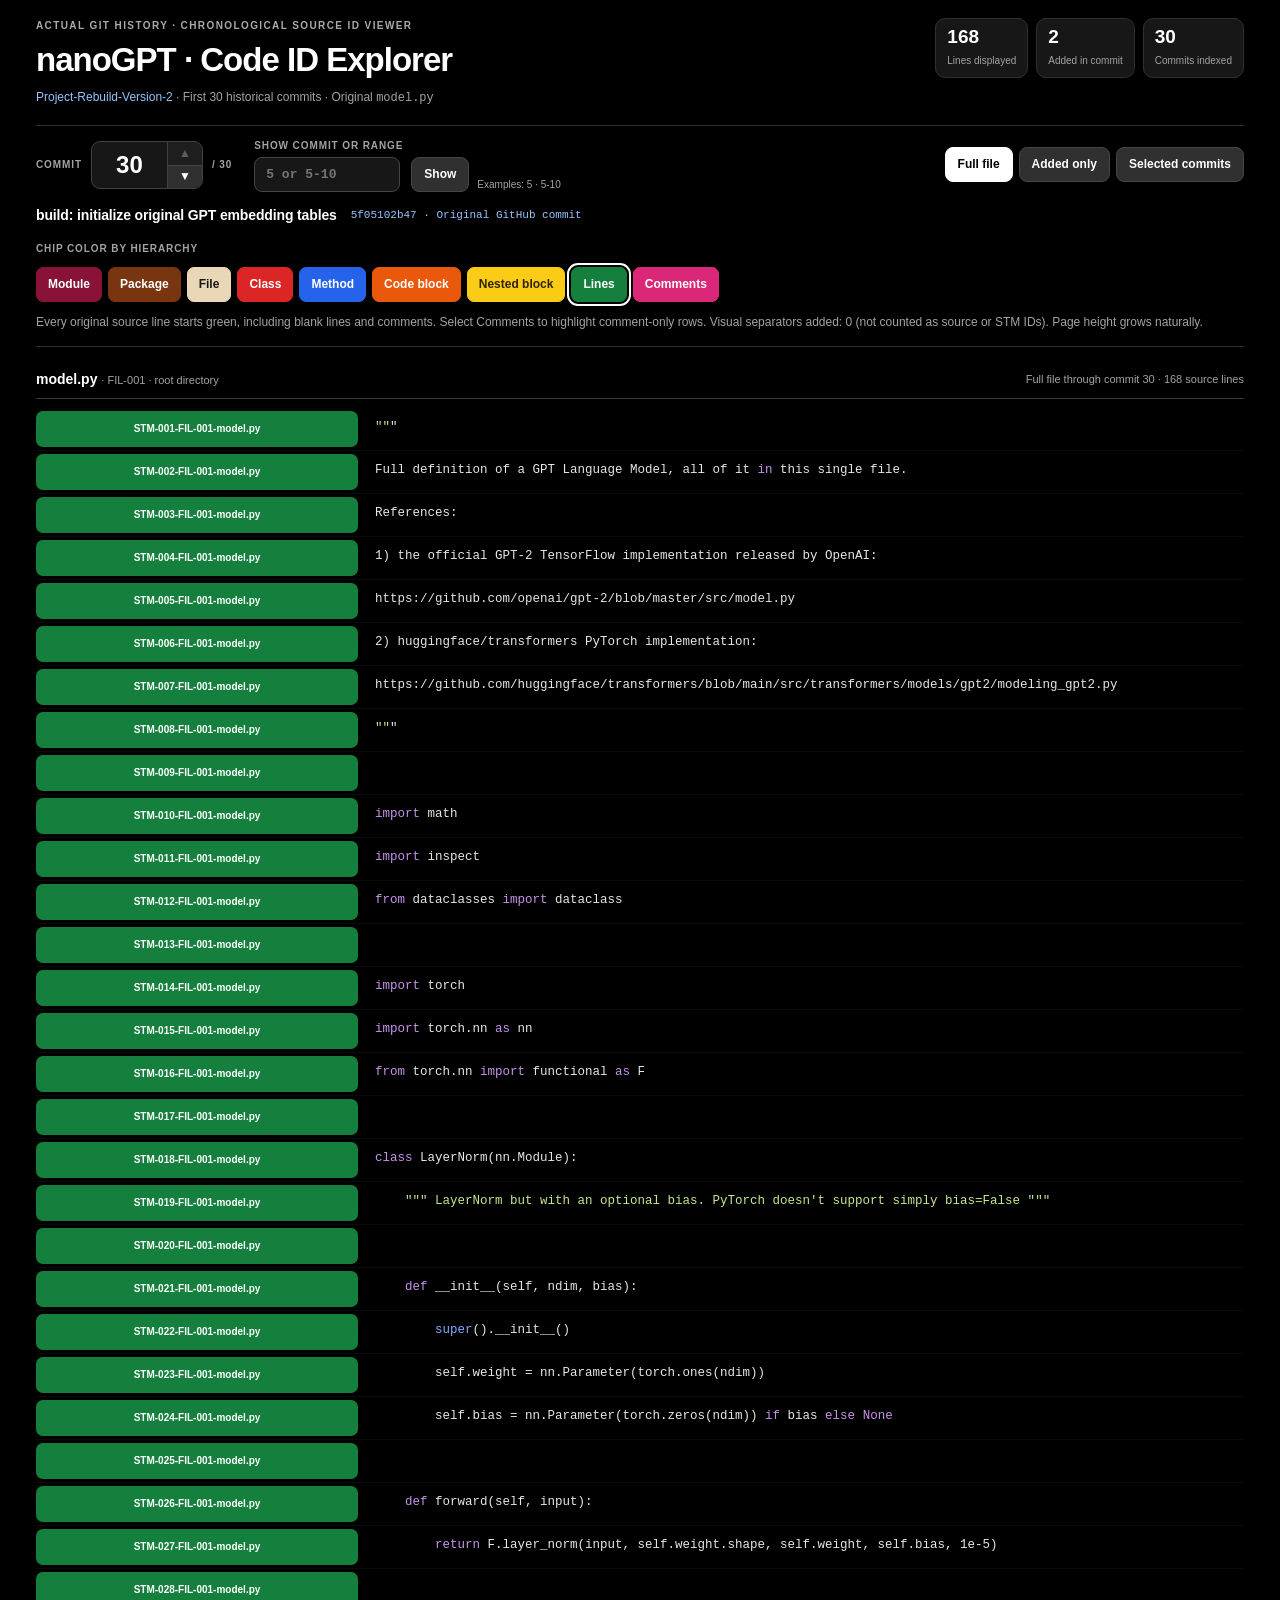
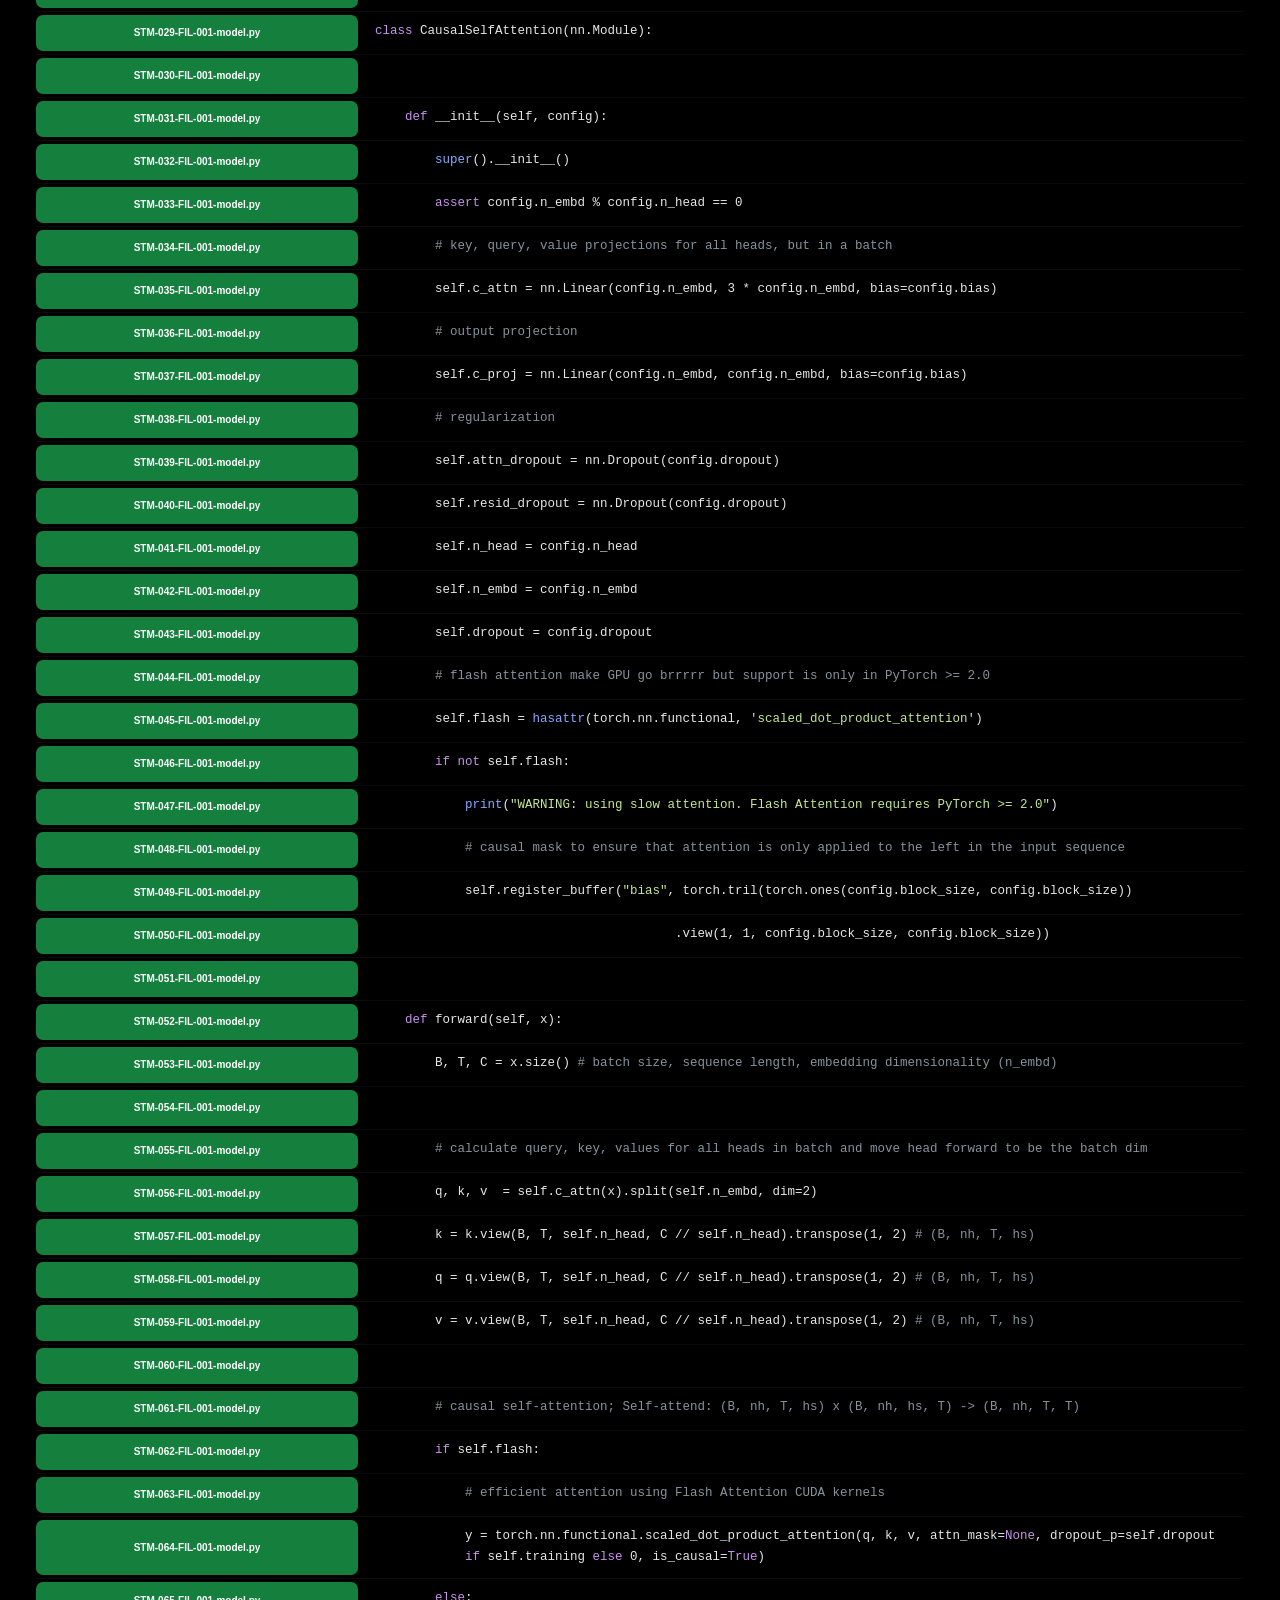
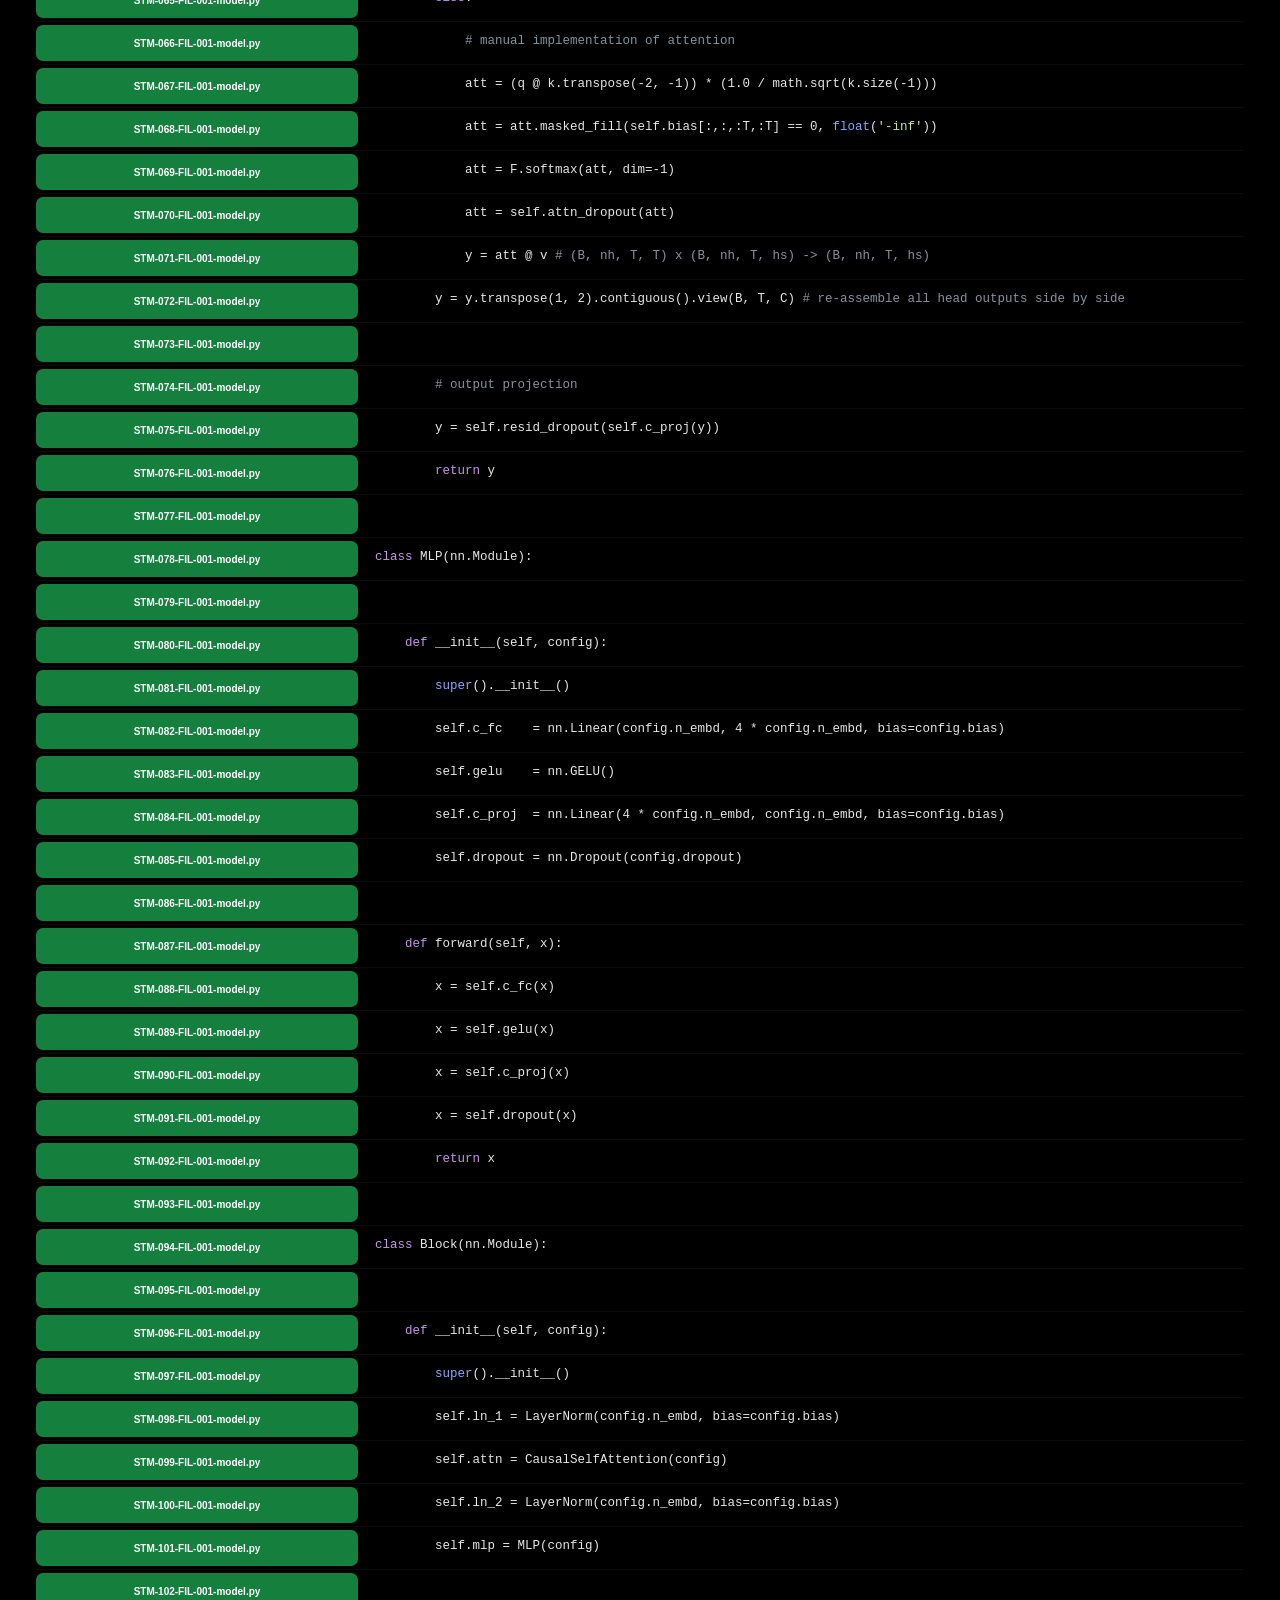
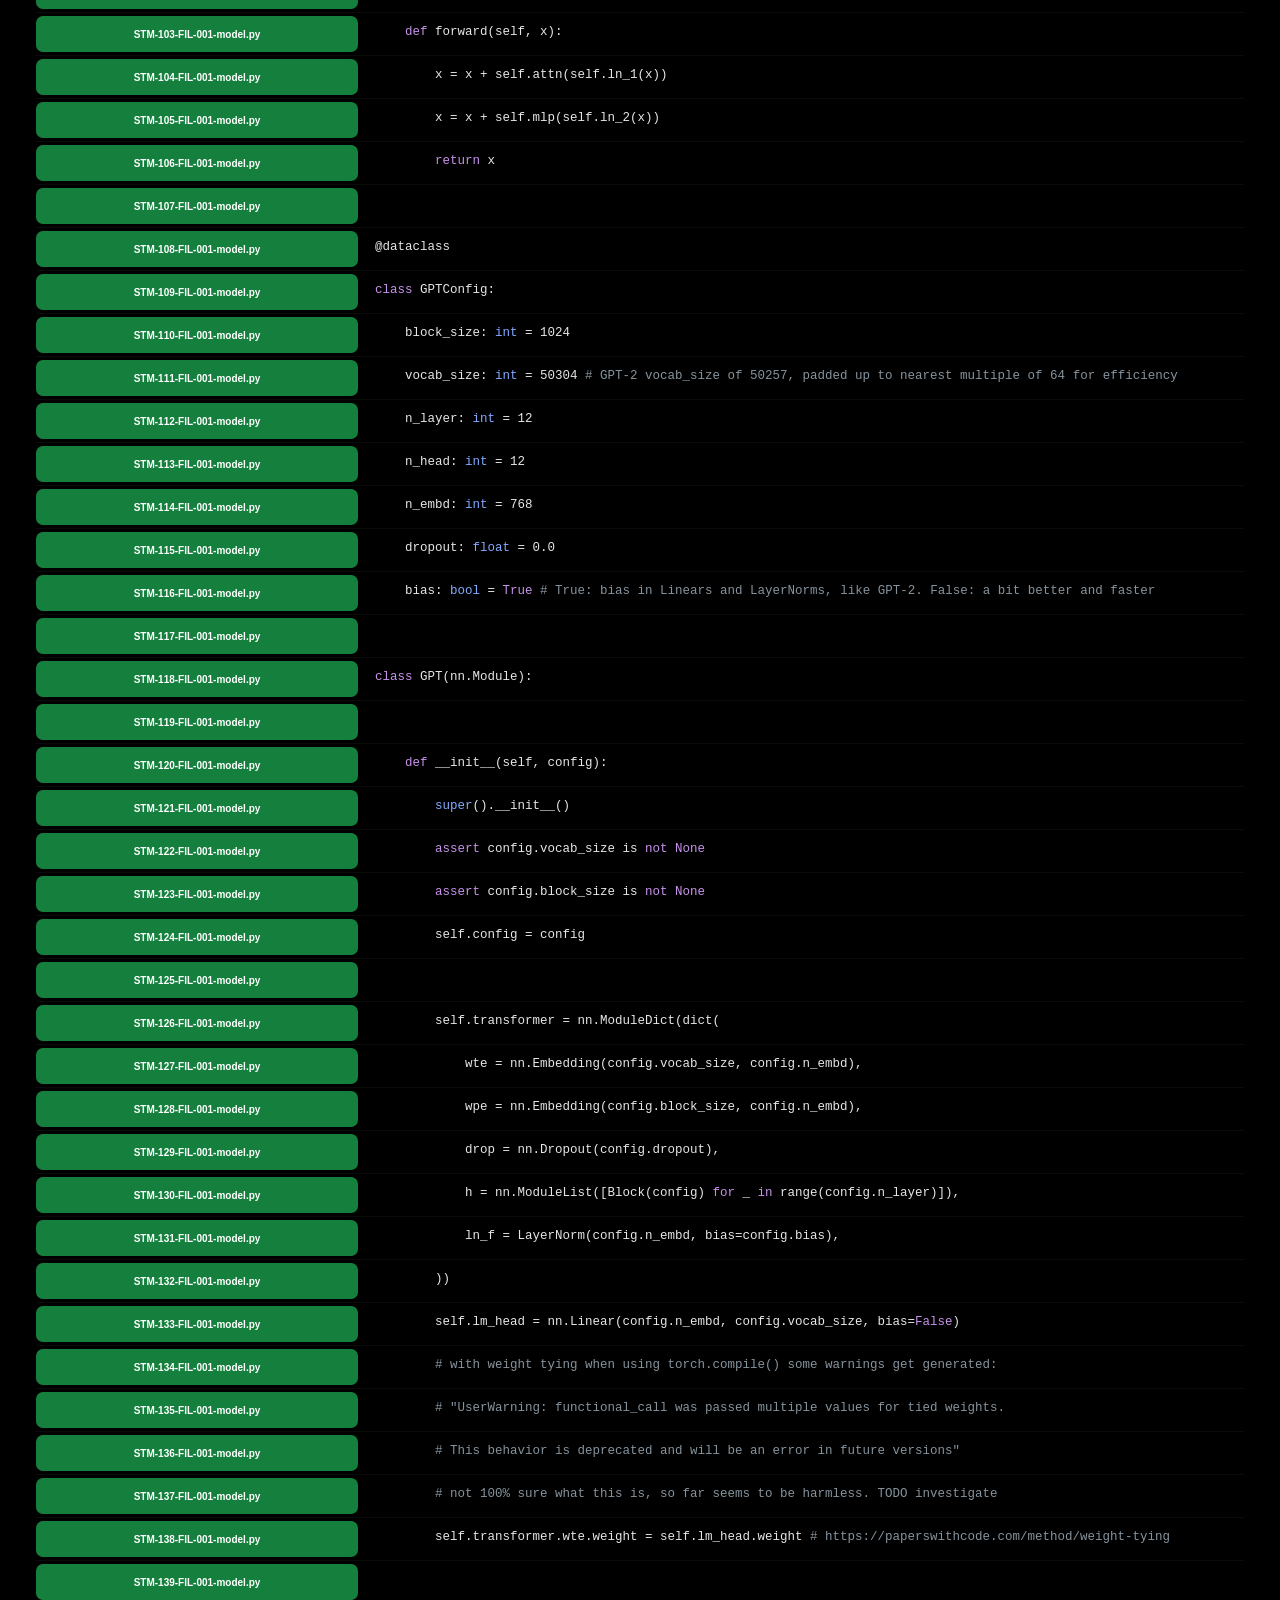
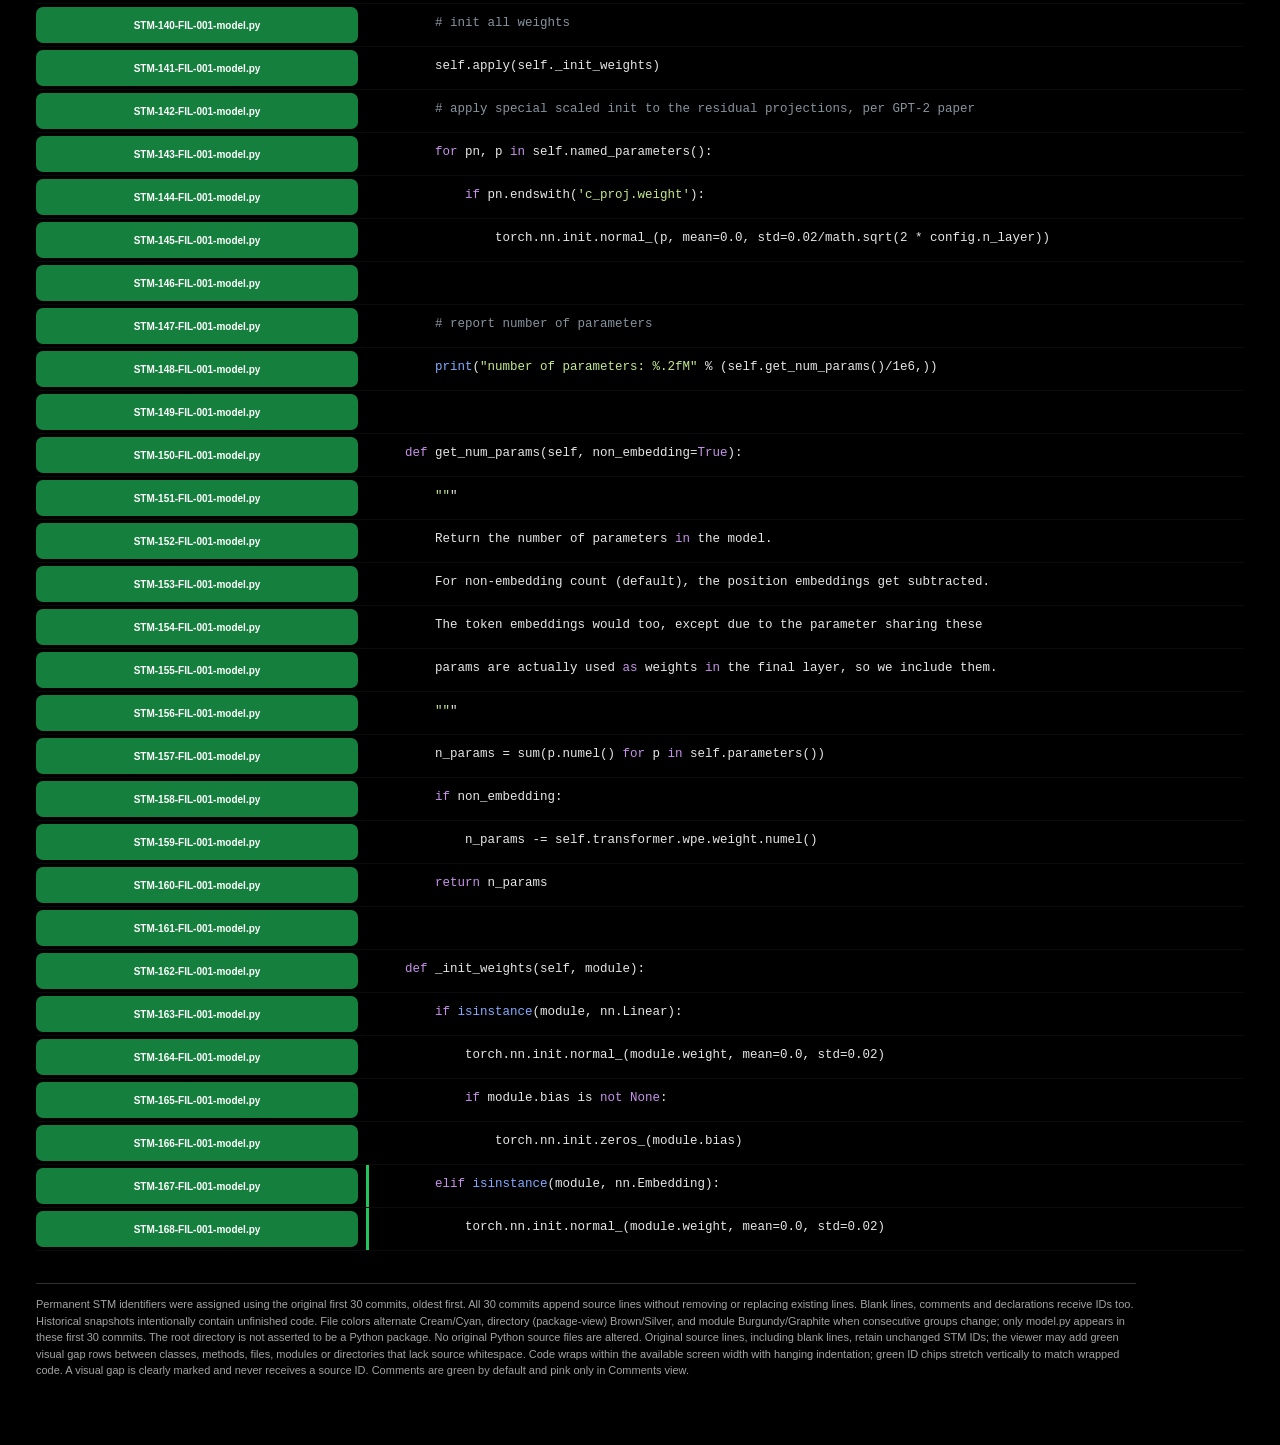
<file: AI-CODE-VIEWER-HANDOVER/reference/BEFORE-SKY-BLUE-BOUNDARIES.html>
<!doctype html>
<html lang="en"><head><meta charset="utf-8"><meta name="viewport" content="width=device-width,initial-scale=1">
<meta name="theme-color" content="#000000"><title>nanoGPT · First 30 commits · Code ID Explorer</title>
<style>
:root{color-scheme:dark;--bg:#000000;--panel:#171717;--button:#303030;--border:#383838;--muted:#A3A3A3;--text:#FFFFFF;
--class:#DC2626;--method:#2563EB;--block:#EA580C;--nested:#FACC15;--line:#15803D;--comment:#DB2777;
--file1:#EAD7B7;--file2:#06B6D4;--package1:#78350F;--package2:#94A3B8;--module1:#881337;--module2:#52525B}
*{box-sizing:border-box}html{scroll-behavior:auto}body{margin:0;background:var(--bg);color:var(--text);font:14px/1.5 Roboto,Arial,system-ui,sans-serif}
.page{max-width:1480px;margin:0 auto;padding:18px clamp(12px,3vw,36px) 56px}
h1{font-size:clamp(23px,3.6vw,33px);letter-spacing:-.03em;margin:2px 0 3px}
.eyebrow{text-transform:uppercase;letter-spacing:.14em;color:#aaa;font-size:10px;font-weight:750}
.head{display:flex;justify-content:space-between;align-items:flex-start;gap:15px;flex-wrap:wrap}
.subtitle{font-size:12px;color:#a3a3a3;margin:0}a{color:#93c5fd;text-decoration:none}a:hover{text-decoration:underline}
.stats{display:flex;gap:8px;flex-wrap:wrap}.stat{border:1px solid #303030;background:#171717;padding:7px 11px;border-radius:10px;min-width:86px}
.stat b{display:block;font:750 19px/1.2 Roboto,Arial,sans-serif;font-variant-numeric:tabular-nums}.stat span{font-size:10px;color:#a3a3a3}
.navbar{margin-top:18px;padding:12px 0 14px;border-top:1px solid #303030;border-bottom:1px solid #303030}
.nav-top{display:flex;align-items:center;gap:16px 22px;flex-wrap:wrap}
.stepper{display:flex;gap:9px;align-items:center}
.section-label{text-transform:uppercase;color:#a3a3a3;font-size:10px;letter-spacing:.09em;font-weight:800}
.stepper-body{display:flex;align-items:center;background:#171717;border:1px solid #414141;border-radius:9px;overflow:hidden}
.commit-number{min-width:75px;white-space:nowrap;text-align:center;font-weight:800;font-size:24px;font-variant-numeric:tabular-nums;line-height:1;padding:10px}
.stepper-buttons{display:flex;flex-direction:column;border-left:1px solid #414141}
button{font:650 12px/1.2 Roboto,Arial,system-ui,sans-serif;background:#303030;color:#fff;border:1px solid #454545;border-radius:8px;padding:9px 12px;min-height:35px;cursor:pointer}
button:hover:not(:disabled){filter:brightness(1.23)}
button:focus-visible,input:focus-visible,a:focus-visible{outline:2px solid #93c5fd;outline-offset:2px}
button:disabled{opacity:.3;cursor:not-allowed}
.stepper-buttons button{min-height:22px;height:23px;min-width:34px;border:0;border-radius:0;background:#303030;padding:0 7px;font-size:12px}
.stepper-buttons button+button{border-top:1px solid #454545}
.jump{display:flex;align-items:end;gap:8px;flex-wrap:wrap}
.jump-input-wrap{display:flex;flex-direction:column;gap:4px}
.jump input{width:146px;background:#171717;border:1px solid #454545;color:#fff;border-radius:8px;padding:9px 11px;font:600 13px ui-monospace,SFMono-Regular,Consolas,monospace;min-height:35px}
.nav-modes{display:flex;gap:6px;margin-left:auto;flex-wrap:wrap}
.mode[aria-pressed="true"]{background:#fff;color:#000;border-color:#fff}
.context{display:flex;align-items:center;gap:8px 14px;flex-wrap:wrap;margin-top:13px}
.commit-title{font-weight:750;font-size:14px;letter-spacing:-.01em}
.hash{font:11px/1.3 ui-monospace,SFMono-Regular,Consolas,monospace}
.levels{display:flex;gap:6px;flex-wrap:wrap;margin-top:11px}
.level{--c:#15803D;background:var(--c);color:var(--fg,#fff);border-color:var(--c);white-space:nowrap;padding:8px 11px;border-radius:7px}
.level[aria-pressed="true"]{outline:2px solid #fff;outline-offset:2px}
.hint{color:#a3a3a3;font-size:12px;margin:12px 0 0;line-height:1.45;min-height:18px}
.source-heading{display:flex;align-items:center;justify-content:space-between;flex-wrap:wrap;gap:12px;border-bottom:1px solid #383838;padding:18px 0 8px;margin-top:4px}
.source-heading strong{font-size:14px}.source-heading .muted{font-size:11px;color:#a3a3a3}
.code-frame{width:100%;max-width:100%;overflow:visible}
.code-grid{width:100%;min-width:0;padding:9px 0 12px}
.code-row{display:grid;grid-template-columns:minmax(0,min(330px,43%)) minmax(0,1fr);align-items:stretch;min-width:0;min-height:43px;border-bottom:1px solid rgba(255,255,255,.042)}
.code-row:hover{background:#101010}.display-gap .chip{min-height:24px;opacity:.75}.display-gap .label{font-size:9px}.display-gap{min-height:29px}
.code-row.changed .source-code{box-shadow:inset 3px 0 #22c55e}
.chip-cell{position:relative;display:flex;align-self:stretch;min-width:0;background:#000;padding:3px 8px 3px 0}
.code-row:hover .chip-cell{background:#101010}
.chip{background:var(--chip-bg,#15803D);color:var(--chip-fg,#fff);border-radius:7px;min-height:35px;height:100%;display:flex;flex-direction:column;align-items:center;justify-content:center;text-align:center;gap:2px;padding:7px 6px;width:100%;max-width:none}
.chip .id{font:700 10px/1.35 Roboto,Arial,system-ui,sans-serif;white-space:normal;overflow-wrap:anywhere;word-break:normal}
.chip .commit-marker{font:800 10px/1.3 Roboto,Arial,system-ui,sans-serif;letter-spacing:.01em}.chip .label{font:800 9.5px/1.3 Roboto,Arial,system-ui,sans-serif;overflow-wrap:anywhere;max-width:100%;letter-spacing:.01em}
.source-code{display:flex;align-items:flex-start;min-width:0;padding:9px 9px;font:12.5px/1.75 'JetBrains Mono','Fira Code',Consolas,'Liberation Mono',monospace;color:#e6e6e6}
.code-indent{display:block;flex:none;min-width:0;max-width:38%}
.code-body{display:block;flex:1;min-width:0;white-space:pre-wrap;overflow-wrap:anywhere;word-break:normal;tab-size:4}
.keyword{color:#c792ea}.string{color:#c3e88d}.comment-text{color:#86939d}.builtin{color:#82aaff}.number{color:#f78c6c}
.footer{font-size:11px;color:#a3a3a3;border-top:1px solid #303030;margin-top:20px;padding-top:12px;max-width:1100px}
@media(max-width:720px){
.page{padding:12px 10px 35px}.stat{min-width:78px}.nav-modes{margin-left:0}
.code-grid{min-width:0}.code-row{grid-template-columns:minmax(0,43%) minmax(0,57%)}
.chip{max-width:none}.chip .id{font-size:9px}.chip .label{font-size:9px}.source-code{font-size:11.5px;padding:9px 5px}.code-indent{max-width:34%}.jump input{width:138px}
}</style></head>
<body><main class="page">
<header class="head"><div><div class="eyebrow">Actual Git history · Chronological source ID viewer</div>
<h1>nanoGPT · Code ID Explorer</h1>
<p class="subtitle"><a href="https://github.com/sabareeshrao/Project-Rebuild-Version-2" target="_blank" rel="noopener">Project-Rebuild-Version-2</a> · First 30 historical commits · Original <code>model.py</code></p></div>
<div class="stats"><div class="stat"><b id="total">168</b><span>Lines displayed</span></div><div class="stat"><b id="added-stat">2</b><span id="added-label">Added in commit</span></div><div class="stat"><b>30</b><span>Commits indexed</span></div></div></header>
<section class="navbar" aria-label="Commit and hierarchy navigation">
<div class="nav-top">
<div class="stepper"><span class="section-label">Commit</span><div class="stepper-body">
<div id="commit-number" class="commit-number" aria-live="polite">30</div>
<div class="stepper-buttons"><button id="up" aria-label="Next commit" title="Next commit">▲</button><button id="down" aria-label="Previous commit" title="Previous commit">▼</button></div>
</div><span class="section-label">/ 30</span></div>
<form id="jump-form" class="jump"><div class="jump-input-wrap"><label for="jump-input" class="section-label">Show commit or range</label>
<input id="jump-input" type="text" placeholder="5 or 5-10" inputmode="text" autocomplete="off" spellcheck="false" aria-describedby="jump-help" required></div>
<button type="submit">Show</button><span id="jump-help" class="section-label" style="text-transform:none;letter-spacing:0;font-weight:500">Examples: 5 · 5-10</span></form>
<div class="nav-modes"><button class="mode" id="full" aria-pressed="true">Full file</button><button class="mode" id="added" aria-pressed="false">Added only</button><button class="mode" id="selected" aria-pressed="false">Selected commits</button></div>
</div>
<div class="context"><span class="commit-title" id="commit-title"></span><a id="commit-sha" class="hash" target="_blank" rel="noopener"></a></div>
<div class="section-label" style="margin-top:15px">CHIP COLOR BY HIERARCHY</div>
<div id="levels" class="levels">
<button class="level" data-kind="module" style="--c:#881337" aria-pressed="false">Module</button>
<button class="level" data-kind="package" style="--c:#78350F" aria-pressed="false">Package</button>
<button class="level" data-kind="file" style="--c:#EAD7B7;--fg:#171717" aria-pressed="false">File</button>
<button class="level" data-kind="class" style="--c:#DC2626" aria-pressed="false">Class</button>
<button class="level" data-kind="method" style="--c:#2563EB" aria-pressed="false">Method</button>
<button class="level" data-kind="block" style="--c:#EA580C" aria-pressed="false">Code block</button>
<button class="level" data-kind="nested" style="--c:#FACC15;--fg:#302400" aria-pressed="false">Nested block</button>
<button class="level" data-kind="line" style="--c:#15803D" aria-pressed="true">Lines</button>
<button class="level" data-kind="comment" style="--c:#DB2777" aria-pressed="false">Comments</button></div>
<p class="hint" id="hint" aria-live="polite"></p>
</section>
<section aria-label="Historical source code">
<div class="source-heading"><div><strong>model.py</strong> <span class="muted">· FIL-001 · root directory</span></div>
<span class="muted" id="source-status"></span></div>
<div class="code-frame" id="code-frame"><div class="code-grid" id="code-grid"></div></div>
</section>
<p class="footer">Permanent STM identifiers were assigned using the original first 30 commits, oldest first. All 30 commits append source lines without removing or replacing existing lines. Blank lines, comments and declarations receive IDs too. Historical snapshots intentionally contain unfinished code. File colors alternate Cream/Cyan, directory (package-view) Brown/Silver, and module Burgundy/Graphite when consecutive groups change; only model.py appears in these first 30 commits. The root directory is not asserted to be a Python package. No original Python source files are altered. Original source lines, including blank lines, retain unchanged STM IDs; the viewer may add green visual gap rows between classes, methods, files, modules or directories that lack source whitespace. Code wraps within the available screen width with hanging indentation; green ID chips stretch vertically to match wrapped code. A visual gap is clearly marked and never receives a source ID. Comments are green by default and pink only in Comments view.</p>
</main><script id="historical-source" type="application/json">{"repo":"sabareeshrao/Project-Rebuild-Version-2","file":"model.py","fileId":"FIL-001","commits":[{"n":1,"sha":"cac2c626c007c5a5bb298f001a9efa7091a313ca","title":"start original nanoGPT model module header","message":"build: start original nanoGPT model module header","added":8,"total":8,"url":"https://github.com/sabareeshrao/Project-Rebuild-Version-2/commit/cac2c626c007c5a5bb298f001a9efa7091a313ca"},{"n":2,"sha":"1b0b2d229884d905b7c736112345c520f2250a34","title":"introduce original GPT model imports","message":"build: introduce original GPT model imports","added":8,"total":16,"url":"https://github.com/sabareeshrao/Project-Rebuild-Version-2/commit/1b0b2d229884d905b7c736112345c520f2250a34"},{"n":3,"sha":"7515b19bf95404294b3ca6a6ab0b22d829fff7df","title":"declare original optional-bias LayerNorm","message":"build: declare original optional-bias LayerNorm","added":4,"total":20,"url":"https://github.com/sabareeshrao/Project-Rebuild-Version-2/commit/7515b19bf95404294b3ca6a6ab0b22d829fff7df"},{"n":4,"sha":"ac18d044565fa9cd11f10ff88b5e9395a979bf9e","title":"initialize learnable LayerNorm scale and bias","message":"build: initialize learnable LayerNorm scale and bias","added":4,"total":24,"url":"https://github.com/sabareeshrao/Project-Rebuild-Version-2/commit/ac18d044565fa9cd11f10ff88b5e9395a979bf9e"},{"n":5,"sha":"feb101a3c891690892790bc0c362cb1666c2a385","title":"complete original LayerNorm forward calculation","message":"build: complete original LayerNorm forward calculation","added":3,"total":27,"url":"https://github.com/sabareeshrao/Project-Rebuild-Version-2/commit/feb101a3c891690892790bc0c362cb1666c2a385"},{"n":6,"sha":"9db19cfc88373aba66663b88f453121a8d58c4b1","title":"declare original causal self-attention projections","message":"build: declare original causal self-attention projections","added":6,"total":33,"url":"https://github.com/sabareeshrao/Project-Rebuild-Version-2/commit/9db19cfc88373aba66663b88f453121a8d58c4b1"},{"n":7,"sha":"cb6a068138863bda2adf018d727588fd11e19cc6","title":"configure packed QKV and output projection","message":"build: configure packed QKV and output projection","added":4,"total":37,"url":"https://github.com/sabareeshrao/Project-Rebuild-Version-2/commit/cb6a068138863bda2adf018d727588fd11e19cc6"},{"n":8,"sha":"596e8c5dfc066e3a9b90245c9db3e2f1c7b73731","title":"configure attention dropout and head metadata","message":"build: configure attention dropout and head metadata","added":6,"total":43,"url":"https://github.com/sabareeshrao/Project-Rebuild-Version-2/commit/596e8c5dfc066e3a9b90245c9db3e2f1c7b73731"},{"n":9,"sha":"1143003f280676a06cf33ea738d9f5070024244d","title":"detect PyTorch scaled dot-product attention","message":"build: detect PyTorch scaled dot-product attention","added":2,"total":45,"url":"https://github.com/sabareeshrao/Project-Rebuild-Version-2/commit/1143003f280676a06cf33ea738d9f5070024244d"},{"n":10,"sha":"03f761745efe3006334eab8f1bd8af02062891a3","title":"register original manual causal mask fallback","message":"build: register original manual causal mask fallback","added":5,"total":50,"url":"https://github.com/sabareeshrao/Project-Rebuild-Version-2/commit/03f761745efe3006334eab8f1bd8af02062891a3"},{"n":11,"sha":"804c657b5c8f1bb5df5909b0fd67437a30dd5236","title":"start original causal attention forward pass","message":"build: start original causal attention forward pass","added":4,"total":54,"url":"https://github.com/sabareeshrao/Project-Rebuild-Version-2/commit/804c657b5c8f1bb5df5909b0fd67437a30dd5236"},{"n":12,"sha":"42288e37d76d41404f0173056b664493f64f39e8","title":"split QKV into individual attention heads","message":"build: split QKV into individual attention heads","added":6,"total":60,"url":"https://github.com/sabareeshrao/Project-Rebuild-Version-2/commit/42288e37d76d41404f0173056b664493f64f39e8"},{"n":13,"sha":"e7e9d63f05aba8ec8fb2fc63de0634bcbf7fc7f3","title":"apply causal scaled dot-product attention","message":"build: apply causal scaled dot-product attention","added":4,"total":64,"url":"https://github.com/sabareeshrao/Project-Rebuild-Version-2/commit/e7e9d63f05aba8ec8fb2fc63de0634bcbf7fc7f3"},{"n":14,"sha":"915dae9f834f6787c6c9de34b8261ad0f872c452","title":"implement original manual attention fallback","message":"build: implement original manual attention fallback","added":7,"total":71,"url":"https://github.com/sabareeshrao/Project-Rebuild-Version-2/commit/915dae9f834f6787c6c9de34b8261ad0f872c452"},{"n":15,"sha":"af0f71fda3840a543379f9e075d032a77d5380f1","title":"combine attention heads and output projection","message":"build: combine attention heads and output projection","added":5,"total":76,"url":"https://github.com/sabareeshrao/Project-Rebuild-Version-2/commit/af0f71fda3840a543379f9e075d032a77d5380f1"},{"n":16,"sha":"af508e60e993883b8991763ab189fa9743b2ef68","title":"introduce original GPT feed-forward expansion","message":"build: introduce original GPT feed-forward expansion","added":6,"total":82,"url":"https://github.com/sabareeshrao/Project-Rebuild-Version-2/commit/af508e60e993883b8991763ab189fa9743b2ef68"},{"n":17,"sha":"279441476aafb713c0bc1714dd3342c347ff8cc6","title":"configure GELU projection and residual dropout","message":"build: configure GELU projection and residual dropout","added":3,"total":85,"url":"https://github.com/sabareeshrao/Project-Rebuild-Version-2/commit/279441476aafb713c0bc1714dd3342c347ff8cc6"},{"n":18,"sha":"0b0ca1bb0b2d493e7eaa7ac55ff94bd27feecc52","title":"complete original GPT MLP forward pass","message":"build: complete original GPT MLP forward pass","added":7,"total":92,"url":"https://github.com/sabareeshrao/Project-Rebuild-Version-2/commit/0b0ca1bb0b2d493e7eaa7ac55ff94bd27feecc52"},{"n":19,"sha":"df5a6ba78e145417f78dd84031ca4916976fdebc","title":"assemble pre-normalized transformer attention block","message":"build: assemble pre-normalized transformer attention block","added":7,"total":99,"url":"https://github.com/sabareeshrao/Project-Rebuild-Version-2/commit/df5a6ba78e145417f78dd84031ca4916976fdebc"},{"n":20,"sha":"bccb7b302de8c395cb99ebfc6b0d8730aead2b23","title":"complete original residual transformer block","message":"build: complete original residual transformer block","added":7,"total":106,"url":"https://github.com/sabareeshrao/Project-Rebuild-Version-2/commit/bccb7b302de8c395cb99ebfc6b0d8730aead2b23"},{"n":21,"sha":"c930821239e049ffd06ce30a4d883bc7d266c0e0","title":"declare original GPT hyperparameter dataclass","message":"build: declare original GPT hyperparameter dataclass","added":10,"total":116,"url":"https://github.com/sabareeshrao/Project-Rebuild-Version-2/commit/c930821239e049ffd06ce30a4d883bc7d266c0e0"},{"n":22,"sha":"4f30c0e266202b2bf2d5f8e6203276e1f37a324a","title":"introduce original GPT model container","message":"build: introduce original GPT model container","added":8,"total":124,"url":"https://github.com/sabareeshrao/Project-Rebuild-Version-2/commit/4f30c0e266202b2bf2d5f8e6203276e1f37a324a"},{"n":23,"sha":"14ff811954741b57322f47f423ddbd7a9bffaf8f","title":"assemble embeddings transformer blocks and normalization","message":"build: assemble embeddings transformer blocks and normalization","added":8,"total":132,"url":"https://github.com/sabareeshrao/Project-Rebuild-Version-2/commit/14ff811954741b57322f47f423ddbd7a9bffaf8f"},{"n":24,"sha":"b7269301fa3c7231241862244ed2335b8eed8e2d","title":"tie original token embedding and output projection weights","message":"build: tie original token embedding and output projection weights","added":6,"total":138,"url":"https://github.com/sabareeshrao/Project-Rebuild-Version-2/commit/b7269301fa3c7231241862244ed2335b8eed8e2d"},{"n":25,"sha":"5010ef5f3e376575ed6fc2ee6f7f158af7a8aad5","title":"initialize original GPT residual projection weights","message":"build: initialize original GPT residual projection weights","added":7,"total":145,"url":"https://github.com/sabareeshrao/Project-Rebuild-Version-2/commit/5010ef5f3e376575ed6fc2ee6f7f158af7a8aad5"},{"n":26,"sha":"dfdcb6c970d8985c9edb82ff2971aebbae8172c9","title":"report original model parameter count","message":"build: report original model parameter count","added":3,"total":148,"url":"https://github.com/sabareeshrao/Project-Rebuild-Version-2/commit/dfdcb6c970d8985c9edb82ff2971aebbae8172c9"},{"n":27,"sha":"ee3a8af0098613bd6cbd8c65954211a5d2ef4b5b","title":"document original GPT parameter count calculation","message":"build: document original GPT parameter count calculation","added":8,"total":156,"url":"https://github.com/sabareeshrao/Project-Rebuild-Version-2/commit/ee3a8af0098613bd6cbd8c65954211a5d2ef4b5b"},{"n":28,"sha":"c10bbb83f5a3111e763a888dff17484207485247","title":"count GPT parameters excluding positional embeddings","message":"build: count GPT parameters excluding positional embeddings","added":4,"total":160,"url":"https://github.com/sabareeshrao/Project-Rebuild-Version-2/commit/c10bbb83f5a3111e763a888dff17484207485247"},{"n":29,"sha":"79d614d152cc9d4a076adf41214667438670887a","title":"initialize linear layer weights and optional biases","message":"build: initialize linear layer weights and optional biases","added":6,"total":166,"url":"https://github.com/sabareeshrao/Project-Rebuild-Version-2/commit/79d614d152cc9d4a076adf41214667438670887a"},{"n":30,"sha":"5f05102b47878b6f367b648613a5aef68f14122f","title":"initialize original GPT embedding tables","message":"build: initialize original GPT embedding tables","added":2,"total":168,"url":"https://github.com/sabareeshrao/Project-Rebuild-Version-2/commit/5f05102b47878b6f367b648613a5aef68f14122f"}],"lines":[{"n":1,"text":"\"\"\"","firstCommit":1,"id":"STM-001-FIL-001-model.py","file":"model.py","fileId":"FIL-001","module":"model","moduleId":"MOD-001","directory":"(repository root)","directoryId":"DIR-001"},{"n":2,"text":"Full definition of a GPT Language Model, all of it in this single file.","firstCommit":1,"id":"STM-002-FIL-001-model.py","file":"model.py","fileId":"FIL-001","module":"model","moduleId":"MOD-001","directory":"(repository root)","directoryId":"DIR-001"},{"n":3,"text":"References:","firstCommit":1,"id":"STM-003-FIL-001-model.py","file":"model.py","fileId":"FIL-001","module":"model","moduleId":"MOD-001","directory":"(repository root)","directoryId":"DIR-001"},{"n":4,"text":"1) the official GPT-2 TensorFlow implementation released by OpenAI:","firstCommit":1,"id":"STM-004-FIL-001-model.py","file":"model.py","fileId":"FIL-001","module":"model","moduleId":"MOD-001","directory":"(repository root)","directoryId":"DIR-001"},{"n":5,"text":"https://github.com/openai/gpt-2/blob/master/src/model.py","firstCommit":1,"id":"STM-005-FIL-001-model.py","file":"model.py","fileId":"FIL-001","module":"model","moduleId":"MOD-001","directory":"(repository root)","directoryId":"DIR-001"},{"n":6,"text":"2) huggingface/transformers PyTorch implementation:","firstCommit":1,"id":"STM-006-FIL-001-model.py","file":"model.py","fileId":"FIL-001","module":"model","moduleId":"MOD-001","directory":"(repository root)","directoryId":"DIR-001"},{"n":7,"text":"https://github.com/huggingface/transformers/blob/main/src/transformers/models/gpt2/modeling_gpt2.py","firstCommit":1,"id":"STM-007-FIL-001-model.py","file":"model.py","fileId":"FIL-001","module":"model","moduleId":"MOD-001","directory":"(repository root)","directoryId":"DIR-001"},{"n":8,"text":"\"\"\"","firstCommit":1,"id":"STM-008-FIL-001-model.py","file":"model.py","fileId":"FIL-001","module":"model","moduleId":"MOD-001","directory":"(repository root)","directoryId":"DIR-001"},{"n":9,"text":"","firstCommit":2,"id":"STM-009-FIL-001-model.py","file":"model.py","fileId":"FIL-001","module":"model","moduleId":"MOD-001","directory":"(repository root)","directoryId":"DIR-001"},{"n":10,"text":"import math","firstCommit":2,"id":"STM-010-FIL-001-model.py","file":"model.py","fileId":"FIL-001","module":"model","moduleId":"MOD-001","directory":"(repository root)","directoryId":"DIR-001"},{"n":11,"text":"import inspect","firstCommit":2,"id":"STM-011-FIL-001-model.py","file":"model.py","fileId":"FIL-001","module":"model","moduleId":"MOD-001","directory":"(repository root)","directoryId":"DIR-001"},{"n":12,"text":"from dataclasses import dataclass","firstCommit":2,"id":"STM-012-FIL-001-model.py","file":"model.py","fileId":"FIL-001","module":"model","moduleId":"MOD-001","directory":"(repository root)","directoryId":"DIR-001"},{"n":13,"text":"","firstCommit":2,"id":"STM-013-FIL-001-model.py","file":"model.py","fileId":"FIL-001","module":"model","moduleId":"MOD-001","directory":"(repository root)","directoryId":"DIR-001"},{"n":14,"text":"import torch","firstCommit":2,"id":"STM-014-FIL-001-model.py","file":"model.py","fileId":"FIL-001","module":"model","moduleId":"MOD-001","directory":"(repository root)","directoryId":"DIR-001"},{"n":15,"text":"import torch.nn as nn","firstCommit":2,"id":"STM-015-FIL-001-model.py","file":"model.py","fileId":"FIL-001","module":"model","moduleId":"MOD-001","directory":"(repository root)","directoryId":"DIR-001"},{"n":16,"text":"from torch.nn import functional as F","firstCommit":2,"id":"STM-016-FIL-001-model.py","file":"model.py","fileId":"FIL-001","module":"model","moduleId":"MOD-001","directory":"(repository root)","directoryId":"DIR-001"},{"n":17,"text":"","firstCommit":3,"id":"STM-017-FIL-001-model.py","file":"model.py","fileId":"FIL-001","module":"model","moduleId":"MOD-001","directory":"(repository root)","directoryId":"DIR-001"},{"n":18,"text":"class LayerNorm(nn.Module):","firstCommit":3,"id":"STM-018-FIL-001-model.py","file":"model.py","fileId":"FIL-001","module":"model","moduleId":"MOD-001","directory":"(repository root)","directoryId":"DIR-001"},{"n":19,"text":"    \"\"\" LayerNorm but with an optional bias. PyTorch doesn't support simply bias=False \"\"\"","firstCommit":3,"id":"STM-019-FIL-001-model.py","file":"model.py","fileId":"FIL-001","module":"model","moduleId":"MOD-001","directory":"(repository root)","directoryId":"DIR-001"},{"n":20,"text":"","firstCommit":3,"id":"STM-020-FIL-001-model.py","file":"model.py","fileId":"FIL-001","module":"model","moduleId":"MOD-001","directory":"(repository root)","directoryId":"DIR-001"},{"n":21,"text":"    def __init__(self, ndim, bias):","firstCommit":4,"id":"STM-021-FIL-001-model.py","file":"model.py","fileId":"FIL-001","module":"model","moduleId":"MOD-001","directory":"(repository root)","directoryId":"DIR-001"},{"n":22,"text":"        super().__init__()","firstCommit":4,"id":"STM-022-FIL-001-model.py","file":"model.py","fileId":"FIL-001","module":"model","moduleId":"MOD-001","directory":"(repository root)","directoryId":"DIR-001"},{"n":23,"text":"        self.weight = nn.Parameter(torch.ones(ndim))","firstCommit":4,"id":"STM-023-FIL-001-model.py","file":"model.py","fileId":"FIL-001","module":"model","moduleId":"MOD-001","directory":"(repository root)","directoryId":"DIR-001"},{"n":24,"text":"        self.bias = nn.Parameter(torch.zeros(ndim)) if bias else None","firstCommit":4,"id":"STM-024-FIL-001-model.py","file":"model.py","fileId":"FIL-001","module":"model","moduleId":"MOD-001","directory":"(repository root)","directoryId":"DIR-001"},{"n":25,"text":"","firstCommit":5,"id":"STM-025-FIL-001-model.py","file":"model.py","fileId":"FIL-001","module":"model","moduleId":"MOD-001","directory":"(repository root)","directoryId":"DIR-001"},{"n":26,"text":"    def forward(self, input):","firstCommit":5,"id":"STM-026-FIL-001-model.py","file":"model.py","fileId":"FIL-001","module":"model","moduleId":"MOD-001","directory":"(repository root)","directoryId":"DIR-001"},{"n":27,"text":"        return F.layer_norm(input, self.weight.shape, self.weight, self.bias, 1e-5)","firstCommit":5,"id":"STM-027-FIL-001-model.py","file":"model.py","fileId":"FIL-001","module":"model","moduleId":"MOD-001","directory":"(repository root)","directoryId":"DIR-001"},{"n":28,"text":"","firstCommit":6,"id":"STM-028-FIL-001-model.py","file":"model.py","fileId":"FIL-001","module":"model","moduleId":"MOD-001","directory":"(repository root)","directoryId":"DIR-001"},{"n":29,"text":"class CausalSelfAttention(nn.Module):","firstCommit":6,"id":"STM-029-FIL-001-model.py","file":"model.py","fileId":"FIL-001","module":"model","moduleId":"MOD-001","directory":"(repository root)","directoryId":"DIR-001"},{"n":30,"text":"","firstCommit":6,"id":"STM-030-FIL-001-model.py","file":"model.py","fileId":"FIL-001","module":"model","moduleId":"MOD-001","directory":"(repository root)","directoryId":"DIR-001"},{"n":31,"text":"    def __init__(self, config):","firstCommit":6,"id":"STM-031-FIL-001-model.py","file":"model.py","fileId":"FIL-001","module":"model","moduleId":"MOD-001","directory":"(repository root)","directoryId":"DIR-001"},{"n":32,"text":"        super().__init__()","firstCommit":6,"id":"STM-032-FIL-001-model.py","file":"model.py","fileId":"FIL-001","module":"model","moduleId":"MOD-001","directory":"(repository root)","directoryId":"DIR-001"},{"n":33,"text":"        assert config.n_embd % config.n_head == 0","firstCommit":6,"id":"STM-033-FIL-001-model.py","file":"model.py","fileId":"FIL-001","module":"model","moduleId":"MOD-001","directory":"(repository root)","directoryId":"DIR-001"},{"n":34,"text":"        # key, query, value projections for all heads, but in a batch","firstCommit":7,"id":"STM-034-FIL-001-model.py","file":"model.py","fileId":"FIL-001","module":"model","moduleId":"MOD-001","directory":"(repository root)","directoryId":"DIR-001"},{"n":35,"text":"        self.c_attn = nn.Linear(config.n_embd, 3 * config.n_embd, bias=config.bias)","firstCommit":7,"id":"STM-035-FIL-001-model.py","file":"model.py","fileId":"FIL-001","module":"model","moduleId":"MOD-001","directory":"(repository root)","directoryId":"DIR-001"},{"n":36,"text":"        # output projection","firstCommit":7,"id":"STM-036-FIL-001-model.py","file":"model.py","fileId":"FIL-001","module":"model","moduleId":"MOD-001","directory":"(repository root)","directoryId":"DIR-001"},{"n":37,"text":"        self.c_proj = nn.Linear(config.n_embd, config.n_embd, bias=config.bias)","firstCommit":7,"id":"STM-037-FIL-001-model.py","file":"model.py","fileId":"FIL-001","module":"model","moduleId":"MOD-001","directory":"(repository root)","directoryId":"DIR-001"},{"n":38,"text":"        # regularization","firstCommit":8,"id":"STM-038-FIL-001-model.py","file":"model.py","fileId":"FIL-001","module":"model","moduleId":"MOD-001","directory":"(repository root)","directoryId":"DIR-001"},{"n":39,"text":"        self.attn_dropout = nn.Dropout(config.dropout)","firstCommit":8,"id":"STM-039-FIL-001-model.py","file":"model.py","fileId":"FIL-001","module":"model","moduleId":"MOD-001","directory":"(repository root)","directoryId":"DIR-001"},{"n":40,"text":"        self.resid_dropout = nn.Dropout(config.dropout)","firstCommit":8,"id":"STM-040-FIL-001-model.py","file":"model.py","fileId":"FIL-001","module":"model","moduleId":"MOD-001","directory":"(repository root)","directoryId":"DIR-001"},{"n":41,"text":"        self.n_head = config.n_head","firstCommit":8,"id":"STM-041-FIL-001-model.py","file":"model.py","fileId":"FIL-001","module":"model","moduleId":"MOD-001","directory":"(repository root)","directoryId":"DIR-001"},{"n":42,"text":"        self.n_embd = config.n_embd","firstCommit":8,"id":"STM-042-FIL-001-model.py","file":"model.py","fileId":"FIL-001","module":"model","moduleId":"MOD-001","directory":"(repository root)","directoryId":"DIR-001"},{"n":43,"text":"        self.dropout = config.dropout","firstCommit":8,"id":"STM-043-FIL-001-model.py","file":"model.py","fileId":"FIL-001","module":"model","moduleId":"MOD-001","directory":"(repository root)","directoryId":"DIR-001"},{"n":44,"text":"        # flash attention make GPU go brrrrr but support is only in PyTorch >= 2.0","firstCommit":9,"id":"STM-044-FIL-001-model.py","file":"model.py","fileId":"FIL-001","module":"model","moduleId":"MOD-001","directory":"(repository root)","directoryId":"DIR-001"},{"n":45,"text":"        self.flash = hasattr(torch.nn.functional, 'scaled_dot_product_attention')","firstCommit":9,"id":"STM-045-FIL-001-model.py","file":"model.py","fileId":"FIL-001","module":"model","moduleId":"MOD-001","directory":"(repository root)","directoryId":"DIR-001"},{"n":46,"text":"        if not self.flash:","firstCommit":10,"id":"STM-046-FIL-001-model.py","file":"model.py","fileId":"FIL-001","module":"model","moduleId":"MOD-001","directory":"(repository root)","directoryId":"DIR-001"},{"n":47,"text":"            print(\"WARNING: using slow attention. Flash Attention requires PyTorch >= 2.0\")","firstCommit":10,"id":"STM-047-FIL-001-model.py","file":"model.py","fileId":"FIL-001","module":"model","moduleId":"MOD-001","directory":"(repository root)","directoryId":"DIR-001"},{"n":48,"text":"            # causal mask to ensure that attention is only applied to the left in the input sequence","firstCommit":10,"id":"STM-048-FIL-001-model.py","file":"model.py","fileId":"FIL-001","module":"model","moduleId":"MOD-001","directory":"(repository root)","directoryId":"DIR-001"},{"n":49,"text":"            self.register_buffer(\"bias\", torch.tril(torch.ones(config.block_size, config.block_size))","firstCommit":10,"id":"STM-049-FIL-001-model.py","file":"model.py","fileId":"FIL-001","module":"model","moduleId":"MOD-001","directory":"(repository root)","directoryId":"DIR-001"},{"n":50,"text":"                                        .view(1, 1, config.block_size, config.block_size))","firstCommit":10,"id":"STM-050-FIL-001-model.py","file":"model.py","fileId":"FIL-001","module":"model","moduleId":"MOD-001","directory":"(repository root)","directoryId":"DIR-001"},{"n":51,"text":"","firstCommit":11,"id":"STM-051-FIL-001-model.py","file":"model.py","fileId":"FIL-001","module":"model","moduleId":"MOD-001","directory":"(repository root)","directoryId":"DIR-001"},{"n":52,"text":"    def forward(self, x):","firstCommit":11,"id":"STM-052-FIL-001-model.py","file":"model.py","fileId":"FIL-001","module":"model","moduleId":"MOD-001","directory":"(repository root)","directoryId":"DIR-001"},{"n":53,"text":"        B, T, C = x.size() # batch size, sequence length, embedding dimensionality (n_embd)","firstCommit":11,"id":"STM-053-FIL-001-model.py","file":"model.py","fileId":"FIL-001","module":"model","moduleId":"MOD-001","directory":"(repository root)","directoryId":"DIR-001"},{"n":54,"text":"","firstCommit":11,"id":"STM-054-FIL-001-model.py","file":"model.py","fileId":"FIL-001","module":"model","moduleId":"MOD-001","directory":"(repository root)","directoryId":"DIR-001"},{"n":55,"text":"        # calculate query, key, values for all heads in batch and move head forward to be the batch dim","firstCommit":12,"id":"STM-055-FIL-001-model.py","file":"model.py","fileId":"FIL-001","module":"model","moduleId":"MOD-001","directory":"(repository root)","directoryId":"DIR-001"},{"n":56,"text":"        q, k, v  = self.c_attn(x).split(self.n_embd, dim=2)","firstCommit":12,"id":"STM-056-FIL-001-model.py","file":"model.py","fileId":"FIL-001","module":"model","moduleId":"MOD-001","directory":"(repository root)","directoryId":"DIR-001"},{"n":57,"text":"        k = k.view(B, T, self.n_head, C // self.n_head).transpose(1, 2) # (B, nh, T, hs)","firstCommit":12,"id":"STM-057-FIL-001-model.py","file":"model.py","fileId":"FIL-001","module":"model","moduleId":"MOD-001","directory":"(repository root)","directoryId":"DIR-001"},{"n":58,"text":"        q = q.view(B, T, self.n_head, C // self.n_head).transpose(1, 2) # (B, nh, T, hs)","firstCommit":12,"id":"STM-058-FIL-001-model.py","file":"model.py","fileId":"FIL-001","module":"model","moduleId":"MOD-001","directory":"(repository root)","directoryId":"DIR-001"},{"n":59,"text":"        v = v.view(B, T, self.n_head, C // self.n_head).transpose(1, 2) # (B, nh, T, hs)","firstCommit":12,"id":"STM-059-FIL-001-model.py","file":"model.py","fileId":"FIL-001","module":"model","moduleId":"MOD-001","directory":"(repository root)","directoryId":"DIR-001"},{"n":60,"text":"","firstCommit":12,"id":"STM-060-FIL-001-model.py","file":"model.py","fileId":"FIL-001","module":"model","moduleId":"MOD-001","directory":"(repository root)","directoryId":"DIR-001"},{"n":61,"text":"        # causal self-attention; Self-attend: (B, nh, T, hs) x (B, nh, hs, T) -> (B, nh, T, T)","firstCommit":13,"id":"STM-061-FIL-001-model.py","file":"model.py","fileId":"FIL-001","module":"model","moduleId":"MOD-001","directory":"(repository root)","directoryId":"DIR-001"},{"n":62,"text":"        if self.flash:","firstCommit":13,"id":"STM-062-FIL-001-model.py","file":"model.py","fileId":"FIL-001","module":"model","moduleId":"MOD-001","directory":"(repository root)","directoryId":"DIR-001"},{"n":63,"text":"            # efficient attention using Flash Attention CUDA kernels","firstCommit":13,"id":"STM-063-FIL-001-model.py","file":"model.py","fileId":"FIL-001","module":"model","moduleId":"MOD-001","directory":"(repository root)","directoryId":"DIR-001"},{"n":64,"text":"            y = torch.nn.functional.scaled_dot_product_attention(q, k, v, attn_mask=None, dropout_p=self.dropout if self.training else 0, is_causal=True)","firstCommit":13,"id":"STM-064-FIL-001-model.py","file":"model.py","fileId":"FIL-001","module":"model","moduleId":"MOD-001","directory":"(repository root)","directoryId":"DIR-001"},{"n":65,"text":"        else:","firstCommit":14,"id":"STM-065-FIL-001-model.py","file":"model.py","fileId":"FIL-001","module":"model","moduleId":"MOD-001","directory":"(repository root)","directoryId":"DIR-001"},{"n":66,"text":"            # manual implementation of attention","firstCommit":14,"id":"STM-066-FIL-001-model.py","file":"model.py","fileId":"FIL-001","module":"model","moduleId":"MOD-001","directory":"(repository root)","directoryId":"DIR-001"},{"n":67,"text":"            att = (q @ k.transpose(-2, -1)) * (1.0 / math.sqrt(k.size(-1)))","firstCommit":14,"id":"STM-067-FIL-001-model.py","file":"model.py","fileId":"FIL-001","module":"model","moduleId":"MOD-001","directory":"(repository root)","directoryId":"DIR-001"},{"n":68,"text":"            att = att.masked_fill(self.bias[:,:,:T,:T] == 0, float('-inf'))","firstCommit":14,"id":"STM-068-FIL-001-model.py","file":"model.py","fileId":"FIL-001","module":"model","moduleId":"MOD-001","directory":"(repository root)","directoryId":"DIR-001"},{"n":69,"text":"            att = F.softmax(att, dim=-1)","firstCommit":14,"id":"STM-069-FIL-001-model.py","file":"model.py","fileId":"FIL-001","module":"model","moduleId":"MOD-001","directory":"(repository root)","directoryId":"DIR-001"},{"n":70,"text":"            att = self.attn_dropout(att)","firstCommit":14,"id":"STM-070-FIL-001-model.py","file":"model.py","fileId":"FIL-001","module":"model","moduleId":"MOD-001","directory":"(repository root)","directoryId":"DIR-001"},{"n":71,"text":"            y = att @ v # (B, nh, T, T) x (B, nh, T, hs) -> (B, nh, T, hs)","firstCommit":14,"id":"STM-071-FIL-001-model.py","file":"model.py","fileId":"FIL-001","module":"model","moduleId":"MOD-001","directory":"(repository root)","directoryId":"DIR-001"},{"n":72,"text":"        y = y.transpose(1, 2).contiguous().view(B, T, C) # re-assemble all head outputs side by side","firstCommit":15,"id":"STM-072-FIL-001-model.py","file":"model.py","fileId":"FIL-001","module":"model","moduleId":"MOD-001","directory":"(repository root)","directoryId":"DIR-001"},{"n":73,"text":"","firstCommit":15,"id":"STM-073-FIL-001-model.py","file":"model.py","fileId":"FIL-001","module":"model","moduleId":"MOD-001","directory":"(repository root)","directoryId":"DIR-001"},{"n":74,"text":"        # output projection","firstCommit":15,"id":"STM-074-FIL-001-model.py","file":"model.py","fileId":"FIL-001","module":"model","moduleId":"MOD-001","directory":"(repository root)","directoryId":"DIR-001"},{"n":75,"text":"        y = self.resid_dropout(self.c_proj(y))","firstCommit":15,"id":"STM-075-FIL-001-model.py","file":"model.py","fileId":"FIL-001","module":"model","moduleId":"MOD-001","directory":"(repository root)","directoryId":"DIR-001"},{"n":76,"text":"        return y","firstCommit":15,"id":"STM-076-FIL-001-model.py","file":"model.py","fileId":"FIL-001","module":"model","moduleId":"MOD-001","directory":"(repository root)","directoryId":"DIR-001"},{"n":77,"text":"","firstCommit":16,"id":"STM-077-FIL-001-model.py","file":"model.py","fileId":"FIL-001","module":"model","moduleId":"MOD-001","directory":"(repository root)","directoryId":"DIR-001"},{"n":78,"text":"class MLP(nn.Module):","firstCommit":16,"id":"STM-078-FIL-001-model.py","file":"model.py","fileId":"FIL-001","module":"model","moduleId":"MOD-001","directory":"(repository root)","directoryId":"DIR-001"},{"n":79,"text":"","firstCommit":16,"id":"STM-079-FIL-001-model.py","file":"model.py","fileId":"FIL-001","module":"model","moduleId":"MOD-001","directory":"(repository root)","directoryId":"DIR-001"},{"n":80,"text":"    def __init__(self, config):","firstCommit":16,"id":"STM-080-FIL-001-model.py","file":"model.py","fileId":"FIL-001","module":"model","moduleId":"MOD-001","directory":"(repository root)","directoryId":"DIR-001"},{"n":81,"text":"        super().__init__()","firstCommit":16,"id":"STM-081-FIL-001-model.py","file":"model.py","fileId":"FIL-001","module":"model","moduleId":"MOD-001","directory":"(repository root)","directoryId":"DIR-001"},{"n":82,"text":"        self.c_fc    = nn.Linear(config.n_embd, 4 * config.n_embd, bias=config.bias)","firstCommit":16,"id":"STM-082-FIL-001-model.py","file":"model.py","fileId":"FIL-001","module":"model","moduleId":"MOD-001","directory":"(repository root)","directoryId":"DIR-001"},{"n":83,"text":"        self.gelu    = nn.GELU()","firstCommit":17,"id":"STM-083-FIL-001-model.py","file":"model.py","fileId":"FIL-001","module":"model","moduleId":"MOD-001","directory":"(repository root)","directoryId":"DIR-001"},{"n":84,"text":"        self.c_proj  = nn.Linear(4 * config.n_embd, config.n_embd, bias=config.bias)","firstCommit":17,"id":"STM-084-FIL-001-model.py","file":"model.py","fileId":"FIL-001","module":"model","moduleId":"MOD-001","directory":"(repository root)","directoryId":"DIR-001"},{"n":85,"text":"        self.dropout = nn.Dropout(config.dropout)","firstCommit":17,"id":"STM-085-FIL-001-model.py","file":"model.py","fileId":"FIL-001","module":"model","moduleId":"MOD-001","directory":"(repository root)","directoryId":"DIR-001"},{"n":86,"text":"","firstCommit":18,"id":"STM-086-FIL-001-model.py","file":"model.py","fileId":"FIL-001","module":"model","moduleId":"MOD-001","directory":"(repository root)","directoryId":"DIR-001"},{"n":87,"text":"    def forward(self, x):","firstCommit":18,"id":"STM-087-FIL-001-model.py","file":"model.py","fileId":"FIL-001","module":"model","moduleId":"MOD-001","directory":"(repository root)","directoryId":"DIR-001"},{"n":88,"text":"        x = self.c_fc(x)","firstCommit":18,"id":"STM-088-FIL-001-model.py","file":"model.py","fileId":"FIL-001","module":"model","moduleId":"MOD-001","directory":"(repository root)","directoryId":"DIR-001"},{"n":89,"text":"        x = self.gelu(x)","firstCommit":18,"id":"STM-089-FIL-001-model.py","file":"model.py","fileId":"FIL-001","module":"model","moduleId":"MOD-001","directory":"(repository root)","directoryId":"DIR-001"},{"n":90,"text":"        x = self.c_proj(x)","firstCommit":18,"id":"STM-090-FIL-001-model.py","file":"model.py","fileId":"FIL-001","module":"model","moduleId":"MOD-001","directory":"(repository root)","directoryId":"DIR-001"},{"n":91,"text":"        x = self.dropout(x)","firstCommit":18,"id":"STM-091-FIL-001-model.py","file":"model.py","fileId":"FIL-001","module":"model","moduleId":"MOD-001","directory":"(repository root)","directoryId":"DIR-001"},{"n":92,"text":"        return x","firstCommit":18,"id":"STM-092-FIL-001-model.py","file":"model.py","fileId":"FIL-001","module":"model","moduleId":"MOD-001","directory":"(repository root)","directoryId":"DIR-001"},{"n":93,"text":"","firstCommit":19,"id":"STM-093-FIL-001-model.py","file":"model.py","fileId":"FIL-001","module":"model","moduleId":"MOD-001","directory":"(repository root)","directoryId":"DIR-001"},{"n":94,"text":"class Block(nn.Module):","firstCommit":19,"id":"STM-094-FIL-001-model.py","file":"model.py","fileId":"FIL-001","module":"model","moduleId":"MOD-001","directory":"(repository root)","directoryId":"DIR-001"},{"n":95,"text":"","firstCommit":19,"id":"STM-095-FIL-001-model.py","file":"model.py","fileId":"FIL-001","module":"model","moduleId":"MOD-001","directory":"(repository root)","directoryId":"DIR-001"},{"n":96,"text":"    def __init__(self, config):","firstCommit":19,"id":"STM-096-FIL-001-model.py","file":"model.py","fileId":"FIL-001","module":"model","moduleId":"MOD-001","directory":"(repository root)","directoryId":"DIR-001"},{"n":97,"text":"        super().__init__()","firstCommit":19,"id":"STM-097-FIL-001-model.py","file":"model.py","fileId":"FIL-001","module":"model","moduleId":"MOD-001","directory":"(repository root)","directoryId":"DIR-001"},{"n":98,"text":"        self.ln_1 = LayerNorm(config.n_embd, bias=config.bias)","firstCommit":19,"id":"STM-098-FIL-001-model.py","file":"model.py","fileId":"FIL-001","module":"model","moduleId":"MOD-001","directory":"(repository root)","directoryId":"DIR-001"},{"n":99,"text":"        self.attn = CausalSelfAttention(config)","firstCommit":19,"id":"STM-099-FIL-001-model.py","file":"model.py","fileId":"FIL-001","module":"model","moduleId":"MOD-001","directory":"(repository root)","directoryId":"DIR-001"},{"n":100,"text":"        self.ln_2 = LayerNorm(config.n_embd, bias=config.bias)","firstCommit":20,"id":"STM-100-FIL-001-model.py","file":"model.py","fileId":"FIL-001","module":"model","moduleId":"MOD-001","directory":"(repository root)","directoryId":"DIR-001"},{"n":101,"text":"        self.mlp = MLP(config)","firstCommit":20,"id":"STM-101-FIL-001-model.py","file":"model.py","fileId":"FIL-001","module":"model","moduleId":"MOD-001","directory":"(repository root)","directoryId":"DIR-001"},{"n":102,"text":"","firstCommit":20,"id":"STM-102-FIL-001-model.py","file":"model.py","fileId":"FIL-001","module":"model","moduleId":"MOD-001","directory":"(repository root)","directoryId":"DIR-001"},{"n":103,"text":"    def forward(self, x):","firstCommit":20,"id":"STM-103-FIL-001-model.py","file":"model.py","fileId":"FIL-001","module":"model","moduleId":"MOD-001","directory":"(repository root)","directoryId":"DIR-001"},{"n":104,"text":"        x = x + self.attn(self.ln_1(x))","firstCommit":20,"id":"STM-104-FIL-001-model.py","file":"model.py","fileId":"FIL-001","module":"model","moduleId":"MOD-001","directory":"(repository root)","directoryId":"DIR-001"},{"n":105,"text":"        x = x + self.mlp(self.ln_2(x))","firstCommit":20,"id":"STM-105-FIL-001-model.py","file":"model.py","fileId":"FIL-001","module":"model","moduleId":"MOD-001","directory":"(repository root)","directoryId":"DIR-001"},{"n":106,"text":"        return x","firstCommit":20,"id":"STM-106-FIL-001-model.py","file":"model.py","fileId":"FIL-001","module":"model","moduleId":"MOD-001","directory":"(repository root)","directoryId":"DIR-001"},{"n":107,"text":"","firstCommit":21,"id":"STM-107-FIL-001-model.py","file":"model.py","fileId":"FIL-001","module":"model","moduleId":"MOD-001","directory":"(repository root)","directoryId":"DIR-001"},{"n":108,"text":"@dataclass","firstCommit":21,"id":"STM-108-FIL-001-model.py","file":"model.py","fileId":"FIL-001","module":"model","moduleId":"MOD-001","directory":"(repository root)","directoryId":"DIR-001"},{"n":109,"text":"class GPTConfig:","firstCommit":21,"id":"STM-109-FIL-001-model.py","file":"model.py","fileId":"FIL-001","module":"model","moduleId":"MOD-001","directory":"(repository root)","directoryId":"DIR-001"},{"n":110,"text":"    block_size: int = 1024","firstCommit":21,"id":"STM-110-FIL-001-model.py","file":"model.py","fileId":"FIL-001","module":"model","moduleId":"MOD-001","directory":"(repository root)","directoryId":"DIR-001"},{"n":111,"text":"    vocab_size: int = 50304 # GPT-2 vocab_size of 50257, padded up to nearest multiple of 64 for efficiency","firstCommit":21,"id":"STM-111-FIL-001-model.py","file":"model.py","fileId":"FIL-001","module":"model","moduleId":"MOD-001","directory":"(repository root)","directoryId":"DIR-001"},{"n":112,"text":"    n_layer: int = 12","firstCommit":21,"id":"STM-112-FIL-001-model.py","file":"model.py","fileId":"FIL-001","module":"model","moduleId":"MOD-001","directory":"(repository root)","directoryId":"DIR-001"},{"n":113,"text":"    n_head: int = 12","firstCommit":21,"id":"STM-113-FIL-001-model.py","file":"model.py","fileId":"FIL-001","module":"model","moduleId":"MOD-001","directory":"(repository root)","directoryId":"DIR-001"},{"n":114,"text":"    n_embd: int = 768","firstCommit":21,"id":"STM-114-FIL-001-model.py","file":"model.py","fileId":"FIL-001","module":"model","moduleId":"MOD-001","directory":"(repository root)","directoryId":"DIR-001"},{"n":115,"text":"    dropout: float = 0.0","firstCommit":21,"id":"STM-115-FIL-001-model.py","file":"model.py","fileId":"FIL-001","module":"model","moduleId":"MOD-001","directory":"(repository root)","directoryId":"DIR-001"},{"n":116,"text":"    bias: bool = True # True: bias in Linears and LayerNorms, like GPT-2. False: a bit better and faster","firstCommit":21,"id":"STM-116-FIL-001-model.py","file":"model.py","fileId":"FIL-001","module":"model","moduleId":"MOD-001","directory":"(repository root)","directoryId":"DIR-001"},{"n":117,"text":"","firstCommit":22,"id":"STM-117-FIL-001-model.py","file":"model.py","fileId":"FIL-001","module":"model","moduleId":"MOD-001","directory":"(repository root)","directoryId":"DIR-001"},{"n":118,"text":"class GPT(nn.Module):","firstCommit":22,"id":"STM-118-FIL-001-model.py","file":"model.py","fileId":"FIL-001","module":"model","moduleId":"MOD-001","directory":"(repository root)","directoryId":"DIR-001"},{"n":119,"text":"","firstCommit":22,"id":"STM-119-FIL-001-model.py","file":"model.py","fileId":"FIL-001","module":"model","moduleId":"MOD-001","directory":"(repository root)","directoryId":"DIR-001"},{"n":120,"text":"    def __init__(self, config):","firstCommit":22,"id":"STM-120-FIL-001-model.py","file":"model.py","fileId":"FIL-001","module":"model","moduleId":"MOD-001","directory":"(repository root)","directoryId":"DIR-001"},{"n":121,"text":"        super().__init__()","firstCommit":22,"id":"STM-121-FIL-001-model.py","file":"model.py","fileId":"FIL-001","module":"model","moduleId":"MOD-001","directory":"(repository root)","directoryId":"DIR-001"},{"n":122,"text":"        assert config.vocab_size is not None","firstCommit":22,"id":"STM-122-FIL-001-model.py","file":"model.py","fileId":"FIL-001","module":"model","moduleId":"MOD-001","directory":"(repository root)","directoryId":"DIR-001"},{"n":123,"text":"        assert config.block_size is not None","firstCommit":22,"id":"STM-123-FIL-001-model.py","file":"model.py","fileId":"FIL-001","module":"model","moduleId":"MOD-001","directory":"(repository root)","directoryId":"DIR-001"},{"n":124,"text":"        self.config = config","firstCommit":22,"id":"STM-124-FIL-001-model.py","file":"model.py","fileId":"FIL-001","module":"model","moduleId":"MOD-001","directory":"(repository root)","directoryId":"DIR-001"},{"n":125,"text":"","firstCommit":23,"id":"STM-125-FIL-001-model.py","file":"model.py","fileId":"FIL-001","module":"model","moduleId":"MOD-001","directory":"(repository root)","directoryId":"DIR-001"},{"n":126,"text":"        self.transformer = nn.ModuleDict(dict(","firstCommit":23,"id":"STM-126-FIL-001-model.py","file":"model.py","fileId":"FIL-001","module":"model","moduleId":"MOD-001","directory":"(repository root)","directoryId":"DIR-001"},{"n":127,"text":"            wte = nn.Embedding(config.vocab_size, config.n_embd),","firstCommit":23,"id":"STM-127-FIL-001-model.py","file":"model.py","fileId":"FIL-001","module":"model","moduleId":"MOD-001","directory":"(repository root)","directoryId":"DIR-001"},{"n":128,"text":"            wpe = nn.Embedding(config.block_size, config.n_embd),","firstCommit":23,"id":"STM-128-FIL-001-model.py","file":"model.py","fileId":"FIL-001","module":"model","moduleId":"MOD-001","directory":"(repository root)","directoryId":"DIR-001"},{"n":129,"text":"            drop = nn.Dropout(config.dropout),","firstCommit":23,"id":"STM-129-FIL-001-model.py","file":"model.py","fileId":"FIL-001","module":"model","moduleId":"MOD-001","directory":"(repository root)","directoryId":"DIR-001"},{"n":130,"text":"            h = nn.ModuleList([Block(config) for _ in range(config.n_layer)]),","firstCommit":23,"id":"STM-130-FIL-001-model.py","file":"model.py","fileId":"FIL-001","module":"model","moduleId":"MOD-001","directory":"(repository root)","directoryId":"DIR-001"},{"n":131,"text":"            ln_f = LayerNorm(config.n_embd, bias=config.bias),","firstCommit":23,"id":"STM-131-FIL-001-model.py","file":"model.py","fileId":"FIL-001","module":"model","moduleId":"MOD-001","directory":"(repository root)","directoryId":"DIR-001"},{"n":132,"text":"        ))","firstCommit":23,"id":"STM-132-FIL-001-model.py","file":"model.py","fileId":"FIL-001","module":"model","moduleId":"MOD-001","directory":"(repository root)","directoryId":"DIR-001"},{"n":133,"text":"        self.lm_head = nn.Linear(config.n_embd, config.vocab_size, bias=False)","firstCommit":24,"id":"STM-133-FIL-001-model.py","file":"model.py","fileId":"FIL-001","module":"model","moduleId":"MOD-001","directory":"(repository root)","directoryId":"DIR-001"},{"n":134,"text":"        # with weight tying when using torch.compile() some warnings get generated:","firstCommit":24,"id":"STM-134-FIL-001-model.py","file":"model.py","fileId":"FIL-001","module":"model","moduleId":"MOD-001","directory":"(repository root)","directoryId":"DIR-001"},{"n":135,"text":"        # \"UserWarning: functional_call was passed multiple values for tied weights.","firstCommit":24,"id":"STM-135-FIL-001-model.py","file":"model.py","fileId":"FIL-001","module":"model","moduleId":"MOD-001","directory":"(repository root)","directoryId":"DIR-001"},{"n":136,"text":"        # This behavior is deprecated and will be an error in future versions\"","firstCommit":24,"id":"STM-136-FIL-001-model.py","file":"model.py","fileId":"FIL-001","module":"model","moduleId":"MOD-001","directory":"(repository root)","directoryId":"DIR-001"},{"n":137,"text":"        # not 100% sure what this is, so far seems to be harmless. TODO investigate","firstCommit":24,"id":"STM-137-FIL-001-model.py","file":"model.py","fileId":"FIL-001","module":"model","moduleId":"MOD-001","directory":"(repository root)","directoryId":"DIR-001"},{"n":138,"text":"        self.transformer.wte.weight = self.lm_head.weight # https://paperswithcode.com/method/weight-tying","firstCommit":24,"id":"STM-138-FIL-001-model.py","file":"model.py","fileId":"FIL-001","module":"model","moduleId":"MOD-001","directory":"(repository root)","directoryId":"DIR-001"},{"n":139,"text":"","firstCommit":25,"id":"STM-139-FIL-001-model.py","file":"model.py","fileId":"FIL-001","module":"model","moduleId":"MOD-001","directory":"(repository root)","directoryId":"DIR-001"},{"n":140,"text":"        # init all weights","firstCommit":25,"id":"STM-140-FIL-001-model.py","file":"model.py","fileId":"FIL-001","module":"model","moduleId":"MOD-001","directory":"(repository root)","directoryId":"DIR-001"},{"n":141,"text":"        self.apply(self._init_weights)","firstCommit":25,"id":"STM-141-FIL-001-model.py","file":"model.py","fileId":"FIL-001","module":"model","moduleId":"MOD-001","directory":"(repository root)","directoryId":"DIR-001"},{"n":142,"text":"        # apply special scaled init to the residual projections, per GPT-2 paper","firstCommit":25,"id":"STM-142-FIL-001-model.py","file":"model.py","fileId":"FIL-001","module":"model","moduleId":"MOD-001","directory":"(repository root)","directoryId":"DIR-001"},{"n":143,"text":"        for pn, p in self.named_parameters():","firstCommit":25,"id":"STM-143-FIL-001-model.py","file":"model.py","fileId":"FIL-001","module":"model","moduleId":"MOD-001","directory":"(repository root)","directoryId":"DIR-001"},{"n":144,"text":"            if pn.endswith('c_proj.weight'):","firstCommit":25,"id":"STM-144-FIL-001-model.py","file":"model.py","fileId":"FIL-001","module":"model","moduleId":"MOD-001","directory":"(repository root)","directoryId":"DIR-001"},{"n":145,"text":"                torch.nn.init.normal_(p, mean=0.0, std=0.02/math.sqrt(2 * config.n_layer))","firstCommit":25,"id":"STM-145-FIL-001-model.py","file":"model.py","fileId":"FIL-001","module":"model","moduleId":"MOD-001","directory":"(repository root)","directoryId":"DIR-001"},{"n":146,"text":"","firstCommit":26,"id":"STM-146-FIL-001-model.py","file":"model.py","fileId":"FIL-001","module":"model","moduleId":"MOD-001","directory":"(repository root)","directoryId":"DIR-001"},{"n":147,"text":"        # report number of parameters","firstCommit":26,"id":"STM-147-FIL-001-model.py","file":"model.py","fileId":"FIL-001","module":"model","moduleId":"MOD-001","directory":"(repository root)","directoryId":"DIR-001"},{"n":148,"text":"        print(\"number of parameters: %.2fM\" % (self.get_num_params()/1e6,))","firstCommit":26,"id":"STM-148-FIL-001-model.py","file":"model.py","fileId":"FIL-001","module":"model","moduleId":"MOD-001","directory":"(repository root)","directoryId":"DIR-001"},{"n":149,"text":"","firstCommit":27,"id":"STM-149-FIL-001-model.py","file":"model.py","fileId":"FIL-001","module":"model","moduleId":"MOD-001","directory":"(repository root)","directoryId":"DIR-001"},{"n":150,"text":"    def get_num_params(self, non_embedding=True):","firstCommit":27,"id":"STM-150-FIL-001-model.py","file":"model.py","fileId":"FIL-001","module":"model","moduleId":"MOD-001","directory":"(repository root)","directoryId":"DIR-001"},{"n":151,"text":"        \"\"\"","firstCommit":27,"id":"STM-151-FIL-001-model.py","file":"model.py","fileId":"FIL-001","module":"model","moduleId":"MOD-001","directory":"(repository root)","directoryId":"DIR-001"},{"n":152,"text":"        Return the number of parameters in the model.","firstCommit":27,"id":"STM-152-FIL-001-model.py","file":"model.py","fileId":"FIL-001","module":"model","moduleId":"MOD-001","directory":"(repository root)","directoryId":"DIR-001"},{"n":153,"text":"        For non-embedding count (default), the position embeddings get subtracted.","firstCommit":27,"id":"STM-153-FIL-001-model.py","file":"model.py","fileId":"FIL-001","module":"model","moduleId":"MOD-001","directory":"(repository root)","directoryId":"DIR-001"},{"n":154,"text":"        The token embeddings would too, except due to the parameter sharing these","firstCommit":27,"id":"STM-154-FIL-001-model.py","file":"model.py","fileId":"FIL-001","module":"model","moduleId":"MOD-001","directory":"(repository root)","directoryId":"DIR-001"},{"n":155,"text":"        params are actually used as weights in the final layer, so we include them.","firstCommit":27,"id":"STM-155-FIL-001-model.py","file":"model.py","fileId":"FIL-001","module":"model","moduleId":"MOD-001","directory":"(repository root)","directoryId":"DIR-001"},{"n":156,"text":"        \"\"\"","firstCommit":27,"id":"STM-156-FIL-001-model.py","file":"model.py","fileId":"FIL-001","module":"model","moduleId":"MOD-001","directory":"(repository root)","directoryId":"DIR-001"},{"n":157,"text":"        n_params = sum(p.numel() for p in self.parameters())","firstCommit":28,"id":"STM-157-FIL-001-model.py","file":"model.py","fileId":"FIL-001","module":"model","moduleId":"MOD-001","directory":"(repository root)","directoryId":"DIR-001"},{"n":158,"text":"        if non_embedding:","firstCommit":28,"id":"STM-158-FIL-001-model.py","file":"model.py","fileId":"FIL-001","module":"model","moduleId":"MOD-001","directory":"(repository root)","directoryId":"DIR-001"},{"n":159,"text":"            n_params -= self.transformer.wpe.weight.numel()","firstCommit":28,"id":"STM-159-FIL-001-model.py","file":"model.py","fileId":"FIL-001","module":"model","moduleId":"MOD-001","directory":"(repository root)","directoryId":"DIR-001"},{"n":160,"text":"        return n_params","firstCommit":28,"id":"STM-160-FIL-001-model.py","file":"model.py","fileId":"FIL-001","module":"model","moduleId":"MOD-001","directory":"(repository root)","directoryId":"DIR-001"},{"n":161,"text":"","firstCommit":29,"id":"STM-161-FIL-001-model.py","file":"model.py","fileId":"FIL-001","module":"model","moduleId":"MOD-001","directory":"(repository root)","directoryId":"DIR-001"},{"n":162,"text":"    def _init_weights(self, module):","firstCommit":29,"id":"STM-162-FIL-001-model.py","file":"model.py","fileId":"FIL-001","module":"model","moduleId":"MOD-001","directory":"(repository root)","directoryId":"DIR-001"},{"n":163,"text":"        if isinstance(module, nn.Linear):","firstCommit":29,"id":"STM-163-FIL-001-model.py","file":"model.py","fileId":"FIL-001","module":"model","moduleId":"MOD-001","directory":"(repository root)","directoryId":"DIR-001"},{"n":164,"text":"            torch.nn.init.normal_(module.weight, mean=0.0, std=0.02)","firstCommit":29,"id":"STM-164-FIL-001-model.py","file":"model.py","fileId":"FIL-001","module":"model","moduleId":"MOD-001","directory":"(repository root)","directoryId":"DIR-001"},{"n":165,"text":"            if module.bias is not None:","firstCommit":29,"id":"STM-165-FIL-001-model.py","file":"model.py","fileId":"FIL-001","module":"model","moduleId":"MOD-001","directory":"(repository root)","directoryId":"DIR-001"},{"n":166,"text":"                torch.nn.init.zeros_(module.bias)","firstCommit":29,"id":"STM-166-FIL-001-model.py","file":"model.py","fileId":"FIL-001","module":"model","moduleId":"MOD-001","directory":"(repository root)","directoryId":"DIR-001"},{"n":167,"text":"        elif isinstance(module, nn.Embedding):","firstCommit":30,"id":"STM-167-FIL-001-model.py","file":"model.py","fileId":"FIL-001","module":"model","moduleId":"MOD-001","directory":"(repository root)","directoryId":"DIR-001"},{"n":168,"text":"            torch.nn.init.normal_(module.weight, mean=0.0, std=0.02)","firstCommit":30,"id":"STM-168-FIL-001-model.py","file":"model.py","fileId":"FIL-001","module":"model","moduleId":"MOD-001","directory":"(repository root)","directoryId":"DIR-001"}],"scopes":[{"kind":"class","id":"CLS-001","name":"LayerNorm","from":18,"to":28},{"kind":"method","id":"MTH-001","name":"__init__()","from":21,"to":25},{"kind":"block","id":"BLK-001","name":"__init__() body","from":22,"to":25},{"kind":"method","id":"MTH-002","name":"forward()","from":26,"to":28},{"kind":"block","id":"BLK-002","name":"forward() body","from":27,"to":28},{"kind":"class","id":"CLS-002","name":"CausalSelfAttention","from":29,"to":77},{"kind":"method","id":"MTH-003","name":"__init__()","from":31,"to":51},{"kind":"block","id":"BLK-003","name":"__init__() body","from":32,"to":51},{"kind":"nested","id":"NBL-001","name":"if not self.flash","from":46,"to":51},{"kind":"method","id":"MTH-004","name":"forward()","from":52,"to":77},{"kind":"block","id":"BLK-004","name":"forward() body","from":53,"to":77},{"kind":"nested","id":"NBL-002","name":"if self.flash","from":62,"to":64},{"kind":"nested","id":"NBL-003","name":"else","from":65,"to":71},{"kind":"class","id":"CLS-003","name":"MLP","from":78,"to":93},{"kind":"method","id":"MTH-005","name":"__init__()","from":80,"to":86},{"kind":"block","id":"BLK-005","name":"__init__() body","from":81,"to":86},{"kind":"method","id":"MTH-006","name":"forward()","from":87,"to":93},{"kind":"block","id":"BLK-006","name":"forward() body","from":88,"to":93},{"kind":"class","id":"CLS-004","name":"Block","from":94,"to":107},{"kind":"method","id":"MTH-007","name":"__init__()","from":96,"to":102},{"kind":"block","id":"BLK-007","name":"__init__() body","from":97,"to":102},{"kind":"method","id":"MTH-008","name":"forward()","from":103,"to":107},{"kind":"block","id":"BLK-008","name":"forward() body","from":104,"to":107},{"kind":"class","id":"CLS-005","name":"GPTConfig","from":108,"to":117},{"kind":"class","id":"CLS-006","name":"GPT","from":118,"to":168},{"kind":"method","id":"MTH-009","name":"__init__()","from":120,"to":149},{"kind":"block","id":"BLK-009","name":"__init__() body","from":121,"to":149},{"kind":"nested","id":"NBL-004","name":"for pn, p in self.named_parameters()","from":143,"to":146},{"kind":"nested","id":"NBL-005","name":"if pn.endswith('c_proj.weight')","from":144,"to":146},{"kind":"method","id":"MTH-010","name":"get_num_params()","from":150,"to":161},{"kind":"block","id":"BLK-010","name":"get_num_params() body","from":151,"to":161},{"kind":"nested","id":"NBL-006","name":"if non_embedding","from":158,"to":159},{"kind":"method","id":"MTH-011","name":"_init_weights()","from":162,"to":168},{"kind":"block","id":"BLK-011","name":"_init_weights() body","from":163,"to":168},{"kind":"nested","id":"NBL-007","name":"if isinstance(module, nn.Linear)","from":163,"to":166},{"kind":"nested","id":"NBL-008","name":"if module.bias is not None","from":165,"to":166},{"kind":"nested","id":"NBL-009","name":"elif isinstance(module, nn.Embedding)","from":167,"to":168}],"sourceCommit":"5f05102b47878b6f367b648613a5aef68f14122f"}</script><script>
(function(){
'use strict';
var data=JSON.parse(document.getElementById('historical-source').textContent);
var N=data.commits.length;
var commit=30,kind='line',viewMode='full',selection=null;
var colors={class:'#DC2626',method:'#2563EB',block:'#EA580C',nested:'#FACC15',line:'#15803D',comment:'#DB2777'};
var pairs={
file:[{bg:'#EAD7B7',fg:'#171717'},{bg:'#06B6D4',fg:'#111827'}],
package:[{bg:'#78350F',fg:'#FFFFFF'},{bg:'#94A3B8',fg:'#111827'}],
module:[{bg:'#881337',fg:'#FFFFFF'},{bg:'#52525B',fg:'#FFFFFF'}]
};
function $(id){return document.getElementById(id)}
function escapeHtml(s){return String(s).replace(/&/g,'&amp;').replace(/</g,'&lt;').replace(/>/g,'&gt;').replace(/"/g,'&quot;')}
function isComment(s){
 return /^\s*#/.test(s);
}
function commentIndex(s){
 var quote=null,triple=false,esc=false;
 for(var i=0;i<s.length;i++){
  var c=s[i],run=s.slice(i,i+3);
  if(esc){esc=false;continue;}
  if(quote){
   if(c==='\\'){esc=true;continue;}
   if(triple&&run===quote+quote+quote){quote=null;triple=false;i+=2;continue;}
   if(!triple&&c===quote){quote=null;continue;}
   continue;
  }
  if(c==='#')return i;
  if(c==='"'||c==="'"){
    quote=c;
    if(run===c+c+c){triple=true;i+=2;}
    else triple=false;
  }
 }
 return -1;
}
function renderSyntax(s){
 if(!s.trim())return '&nbsp;';
 if(isComment(s))return '<span class="comment-text">'+escapeHtml(s)+'</span>';
 var commentStart=commentIndex(s);
 var executable=commentStart>=0?s.slice(0,commentStart):s;
 var parts=executable.split(/(".*?"|'.*?')/g);
 var code=parts.map(function(p,i){
  if(i%2===1)return '<span class="string">'+escapeHtml(p)+'</span>';
  return escapeHtml(p).replace(/\b(class|def|if|not|else|elif|for|while|import|from|as|assert|return|None|True|False|pass|with|in)\b/g,'<span class="keyword">$1</span>')
  .replace(/\b(super|print|hasattr|isinstance|int|bool|float)\b/g,'<span class="builtin">$1</span>');
 }).join('');
 return code+(commentStart>=0?'<span class="comment-text">'+escapeHtml(s.slice(commentStart))+'</span>':'');
}
function scopeAt(line,scopeKind){
 var candidates=data.scopes.filter(function(s){return s.kind===scopeKind&&line.n>=s.from&&line.n<=s.to});
 candidates.sort(function(a,b){return (a.to-a.from)-(b.to-b.from)});
 return candidates[0]||null;
}
function identityAt(line,scopeKind){
 if(scopeKind==='file')return line.fileId;
 if(scopeKind==='package')return line.directoryId;
 if(scopeKind==='module')return line.moduleId;
 var group=scopeAt(line,scopeKind);
 return group?group.id:null;
}
// A gap is VIEW-ONLY; never mutate, renumber, or pretend it belongs to the original source.
// Determine adjacent source-line group transitions before applying a visual separator.
function shouldInsertDisplayGap(prev,next){
 if(!prev||!next||!prev.text.trim()||!next.text.trim())return false;
 var kinds=['file','package','module','class','method'];
 for(var i=0;i<kinds.length;i++){
  var a=identityAt(prev,kinds[i]),b=identityAt(next,kinds[i]);
  if(a&&b&&a!==b)return true;
 }
 return false;
}
function colorForLine(line,counts,labels){
 // In every view: physical and display-only blank lines must always remain green.
 if(!line.text.trim())return {bg:colors.line,fg:'#FFFFFF',label:''};
 // Standalone Python # comments have a pink chip ONLY when Comments is selected.
 // Executable statements with trailing inline comments are code, not comment rows.
 if(isComment(line.text)){
  return {bg:kind==='comment'?colors.comment:colors.line,fg:'#FFFFFF',label:kind==='comment'?'COMMENT · original source':''};
 }
 if(kind==='line'||kind==='comment')return {bg:colors.line,fg:'#FFFFFF',label:''};
 if(pairs[kind]){
  var key=kind==='file'?line.fileId:(kind==='module'?line.moduleId:line.directoryId);
  var name=kind==='file'?line.file:(kind==='module'?line.module:line.directory);
  var cache=counts[kind];
  if(!cache.has(key))cache.set(key,cache.size);
  var pair=pairs[kind][cache.get(key)%2];
  var label=labels.has(kind+'-'+key)?'':kind.toUpperCase()+' · '+key+' · '+name;
  labels.add(kind+'-'+key);
  return {bg:pair.bg,fg:pair.fg,label:label};
 }
 var selected=scopeAt(line,kind);
 if(!selected)return {bg:colors.line,fg:'#FFFFFF',label:''};
 var id=kind+'-'+selected.id;
 var first=labels.has(id)?'':kind.toUpperCase()+' · '+selected.id+' · '+selected.name;
 labels.add(id);
 return {bg:colors[kind],fg:kind==='nested'?'#302400':'#FFFFFF',label:first};
}
function appendCodeContent(code,lineText){
 // Preserve the original indentation for the first line. Wrap later parts
 // beneath the code itself, not at column zero. Narrow screens cap very deep
 // indentation so the source text always has usable width.
 var leading=(lineText.match(/^[ \t]*/)||[''])[0];
 var spaces=leading.replace(/\t/g,'    ').length;
 var indent=document.createElement('span');indent.className='code-indent';
 indent.style.width='min('+spaces+'ch, 38%)';
 indent.setAttribute('aria-hidden','true');
 var body=document.createElement('span');body.className='code-body';
 body.innerHTML=renderSyntax(lineText.slice(leading.length));
 code.appendChild(indent);code.appendChild(body);
}
function appendVisualGap(fragment){
 var row=document.createElement('div');row.className='code-row display-gap';
 row.dataset.displayOnly='true';
 var left=document.createElement('div');left.className='chip-cell';
 var chip=document.createElement('div');chip.className='chip';
 chip.style.setProperty('--chip-bg',colors.line);
 chip.style.setProperty('--chip-fg','#FFFFFF');
 chip.title='Display-only empty line; no source line or STM ID';
 chip.setAttribute('aria-label','Display-only green separator');
 // Keep display-only gap visibly empty and green; its accessible label and tooltip
 // distinguish it from historical source without inventing an STM identifier.
 left.appendChild(chip);
 var right=document.createElement('div');right.className='source-code';
 appendCodeContent(right,'');
 row.appendChild(left);row.appendChild(right);fragment.appendChild(row);
}
// Input "5" means Commit 5 only; "5-10" means additions from commits 5 through 10, inclusive.
function parseCommitSelection(input){
 var match=String(input).trim().match(/^(\d+)(?:\s*-\s*(\d+))?$/);
 if(!match)return null;
 var first=Number(match[1]),last=match[2]===undefined?first:Number(match[2]);
 if(!Number.isSafeInteger(first)||!Number.isSafeInteger(last)||first<1||last>N||first>last)return null;
 return {start:first,end:last};
}
function getVisibleLines(){
 if(viewMode==='full')return data.lines.filter(function(l){return l.firstCommit<=commit});
 if(viewMode==='added')return data.lines.filter(function(l){return l.firstCommit===commit});
 var range=selection||{start:commit,end:commit};
 return data.lines.filter(function(l){return l.firstCommit>=range.start&&l.firstCommit<=range.end});
}
function render(){
 var c=data.commits[commit-1],range=viewMode==='selection'?(selection||{start:commit,end:commit}):null;
 var list=getVisibleLines();
 var addedInSelection=range?data.commits.slice(range.start-1,range.end).reduce(function(sum,item){return sum+item.added},0):c.added;
 var rangeText=range?(range.start===range.end?'Commit '+range.start:'Commits '+range.start+'–'+range.end):'';
 $('commit-number').textContent=range&&range.start!==range.end?range.start+'–'+range.end:String(commit);
 $('total').textContent=String(list.length);$('added-stat').textContent=String(addedInSelection);
 $('added-label').textContent=range?'Added in selection':'Added in commit';
 $('up').disabled=commit===N;$('down').disabled=commit===1;
 $('commit-title').textContent=range&&range.start!==range.end?rangeText+' · '+(range.end-range.start+1)+' commits · '+addedInSelection+' added lines':c.message;
 $('commit-sha').textContent=(range&&range.start!==range.end?'Ending commit ':'')+c.sha.slice(0,10)+' · Original GitHub commit';
 $('commit-sha').href=c.url;
 $('source-status').textContent=(range?rangeText+' only':viewMode==='added'?'Added in commit '+commit:'Full file through commit '+commit)+' · '+list.length+' source lines';
 $('full').setAttribute('aria-pressed',String(viewMode==='full'));
 $('added').setAttribute('aria-pressed',String(viewMode==='added'));
 $('selected').setAttribute('aria-pressed',String(viewMode==='selection'));
 document.querySelectorAll('.level').forEach(function(b){b.setAttribute('aria-pressed',String(b.dataset.kind===kind))});
 var counts={file:new Map(),module:new Map(),package:new Map()},labels=new Set();
 var fragment=document.createDocumentFragment();
 var prior=null,gapCount=0,seenCommitLabels=new Set();
 list.forEach(function(line){
  if(shouldInsertDisplayGap(prior,line)){appendVisualGap(fragment);gapCount++;}
  var clr=colorForLine(line,counts,labels);
  var row=document.createElement('div');row.className='code-row'+(viewMode==='selection'||line.firstCommit===commit?' changed':'');
  var cell=document.createElement('div');cell.className='chip-cell';
  var chip=document.createElement('div');chip.className='chip';chip.style.setProperty('--chip-bg',clr.bg);chip.style.setProperty('--chip-fg',clr.fg);
  chip.title=line.id+' · introduced in commit '+line.firstCommit;
  if(viewMode==='selection'&&line.text.trim()&&!seenCommitLabels.has(line.firstCommit)){
   var marker=document.createElement('div');marker.className='commit-marker';
   marker.textContent='COMMIT '+line.firstCommit+' · +'+data.commits[line.firstCommit-1].added+' lines';
   chip.appendChild(marker);seenCommitLabels.add(line.firstCommit);
  }
  if(clr.label){var label=document.createElement('div');label.className='label';label.textContent=clr.label;chip.appendChild(label);}
  var id=document.createElement('div');id.className='id';id.textContent=line.id;chip.appendChild(id);cell.appendChild(chip);
  var code=document.createElement('div');code.className='source-code';appendCodeContent(code,line.text);row.appendChild(cell);row.appendChild(code);
  fragment.appendChild(row);
  prior=line;
 });
 $('code-grid').replaceChildren(fragment);
 var explanation=kind==='line'?'Every original source line starts green, including blank lines and comments. Select Comments to highlight comment-only rows.':
 kind==='comment'?'Only standalone comment rows turn pink in Comments mode. Empty lines and executable lines, including inline-comment statements, stay green.':
 kind==='package'?'Package view groups the repository-root directory in brown. model.py is a root-level Python module, not a declared Python package.':
 kind==='file'?'File view: Cream → Cyan → Cream on consecutive file changes. Only model.py appears through commit 30.':
 kind==='module'?'Python-module view: Burgundy → Graphite → Burgundy on consecutive module changes.':
 'Selected '+kind+' scope colors only its member lines. First chip names the scope; individual STM IDs remain unchanged.';
 $('hint').textContent=(range?'Showing only '+rangeText.toLowerCase()+'. ':'')+explanation+' Visual separators added: '+gapCount+' (not counted as source or STM IDs). Page height grows naturally.';
}
function setCommit(n){
 if(!Number.isInteger(n)||n<1||n>N)return false;
 commit=n;
 if(viewMode==='selection')selection={start:n,end:n};
 render();return true;
}
$('up').addEventListener('click',function(){setCommit(commit+1)});
$('down').addEventListener('click',function(){setCommit(commit-1)});
$('jump-form').addEventListener('submit',function(event){
 event.preventDefault();
 var parsed=parseCommitSelection($('jump-input').value);
 if(!parsed){
  $('jump-input').setCustomValidity('Enter 1–'+N+' or a valid ascending range such as 5-10');
  $('jump-input').reportValidity();return;
 }
 $('jump-input').setCustomValidity('');
 selection=parsed;
 commit=parsed.end;
 viewMode='selection';
 render();
});
$('jump-input').addEventListener('input',function(){this.setCustomValidity('')});
$('full').addEventListener('click',function(){viewMode='full';render()});
$('added').addEventListener('click',function(){viewMode='added';render()});
$('selected').addEventListener('click',function(){
 if(!selection)selection={start:commit,end:commit};
 commit=selection.end;viewMode='selection';render();
});
document.querySelectorAll('.level').forEach(function(b){b.addEventListener('click',function(){kind=b.dataset.kind;render()})});
// Keep native ArrowUp/ArrowDown page scrolling; use the explicit navigator for commit changes.
render();
})();</script></body></html>
</file>
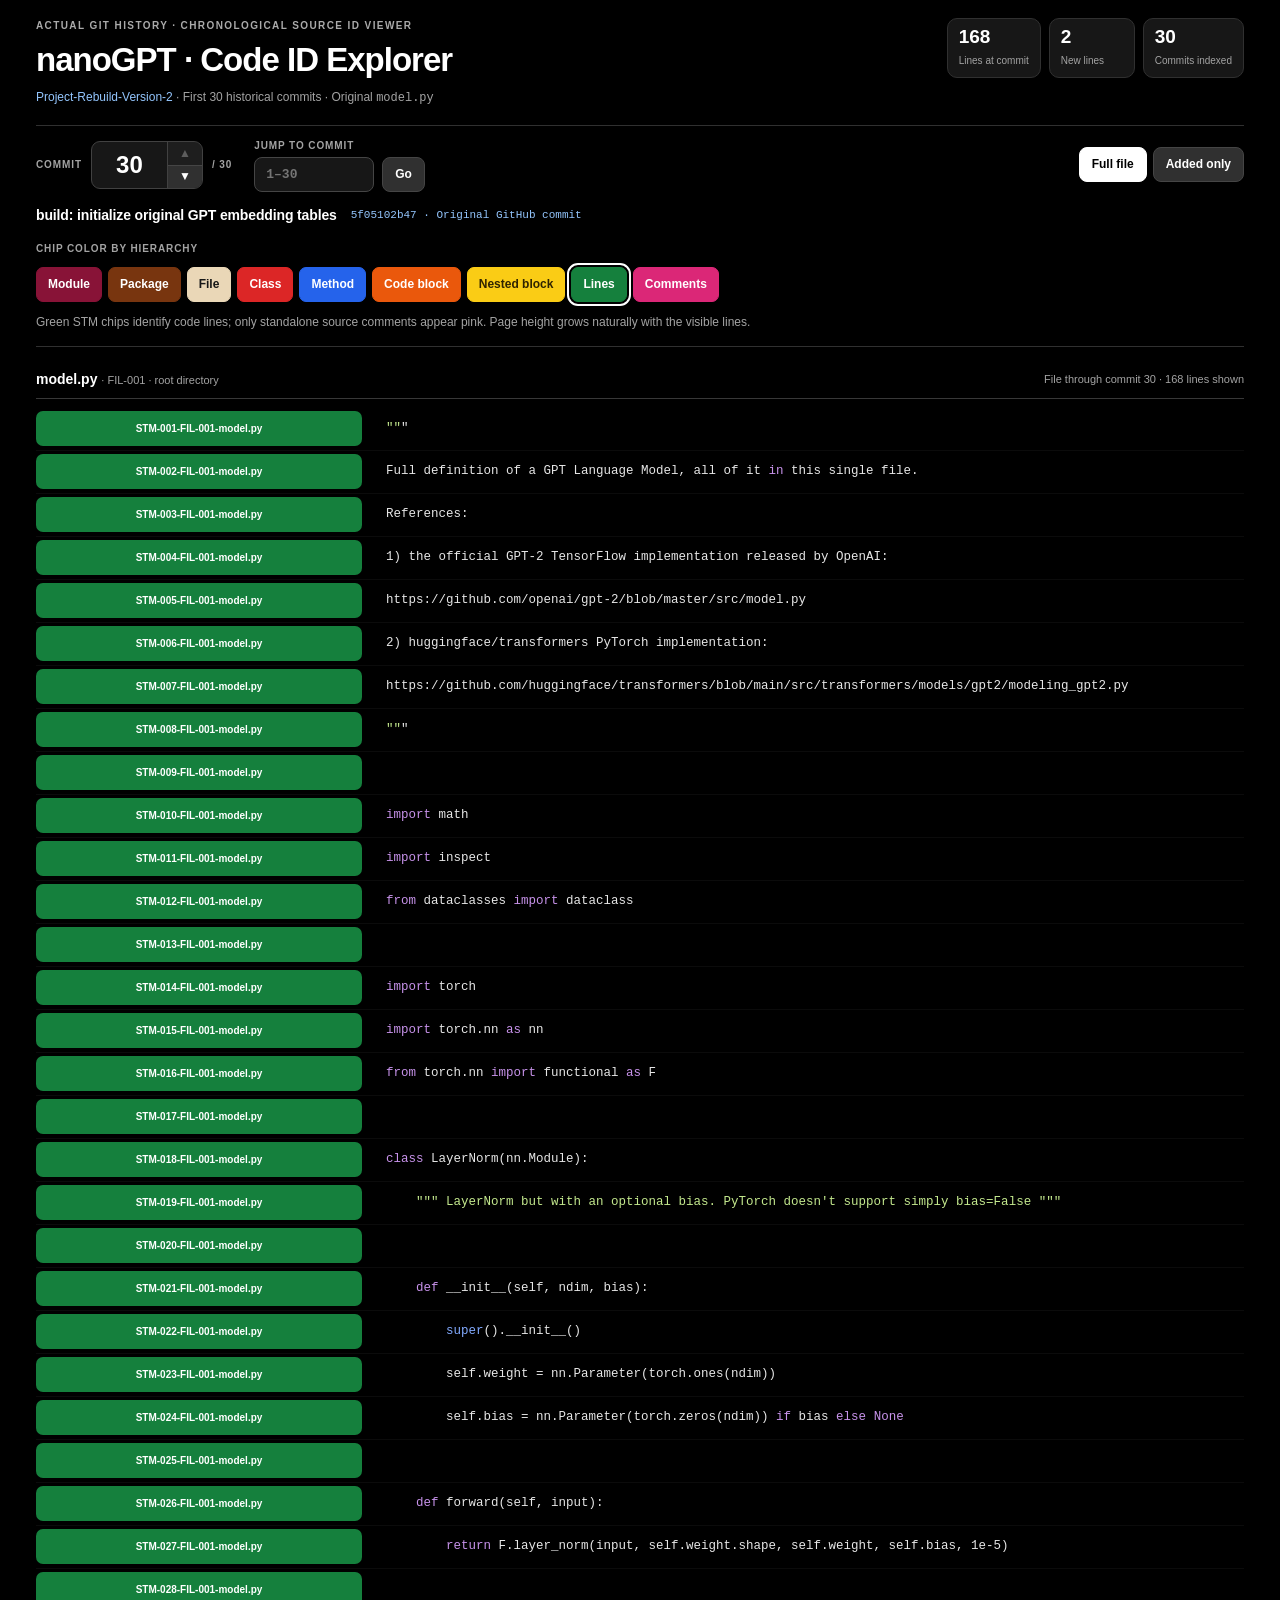
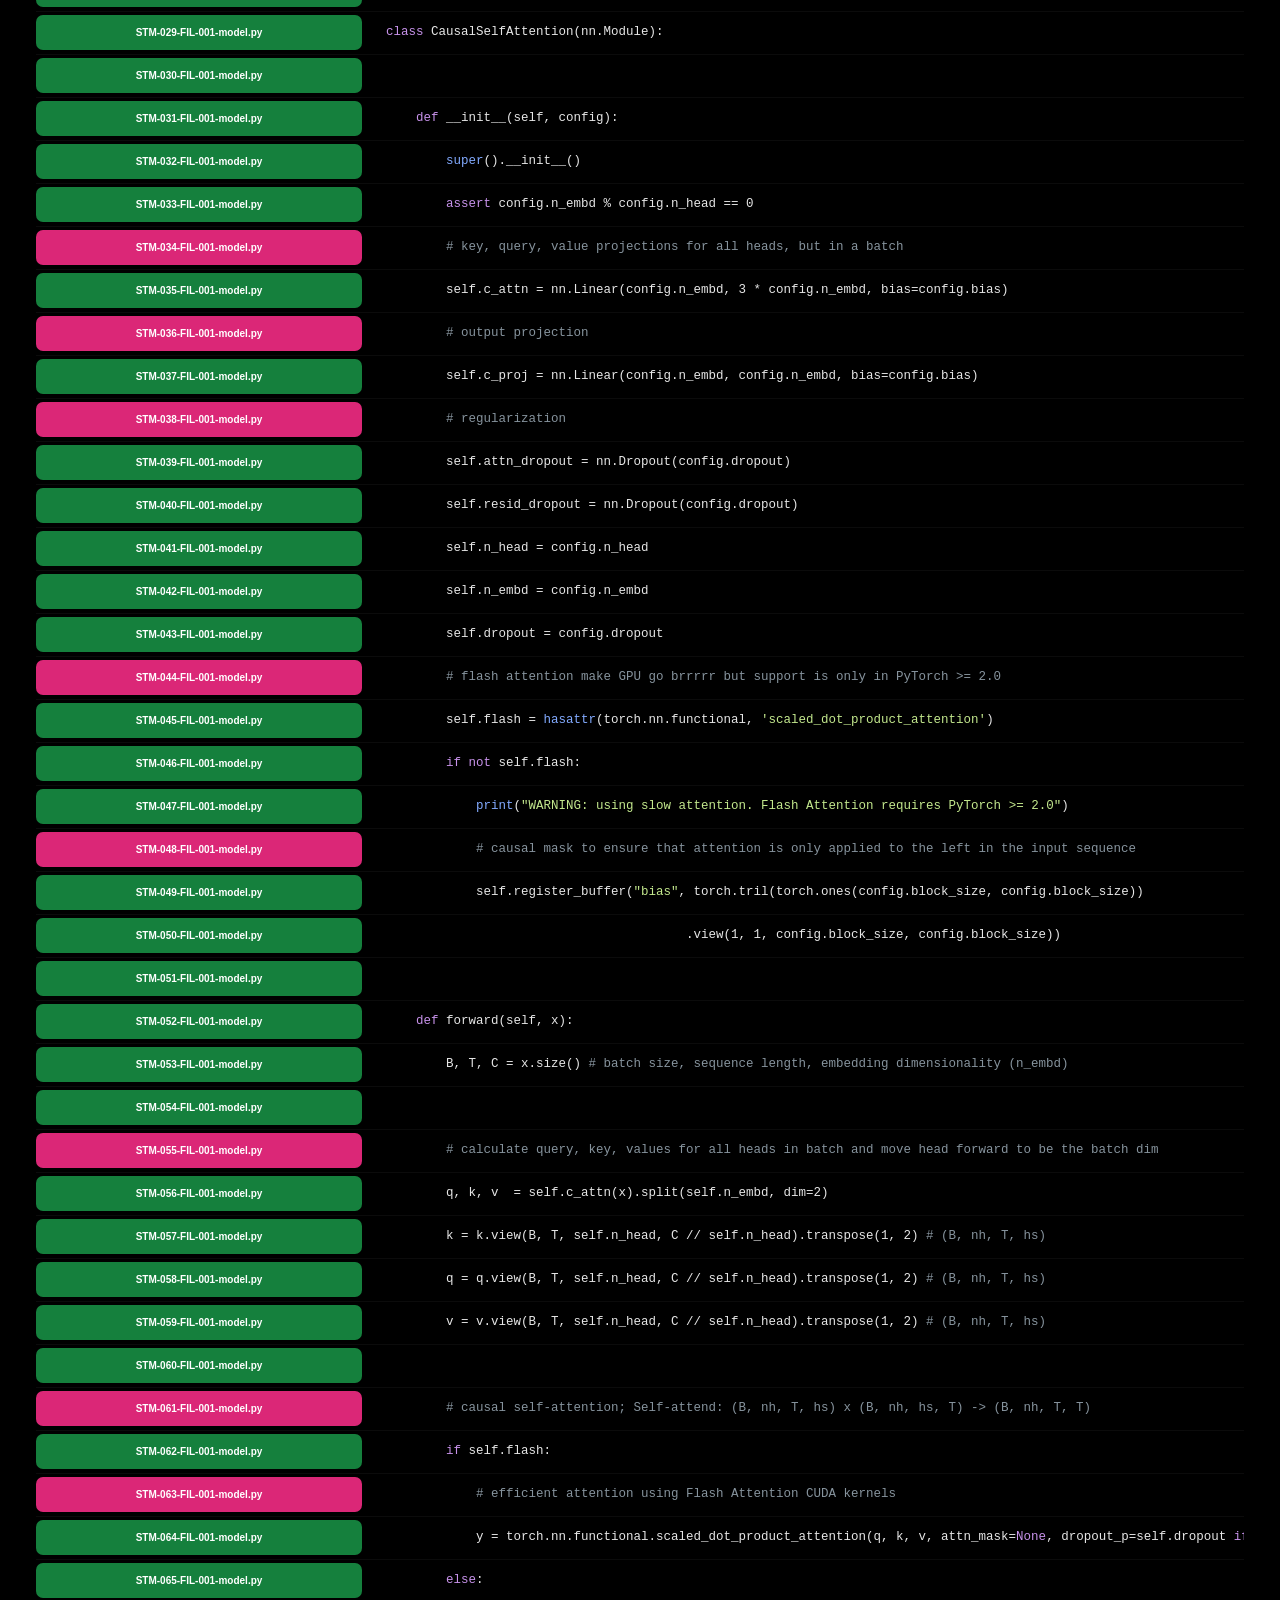
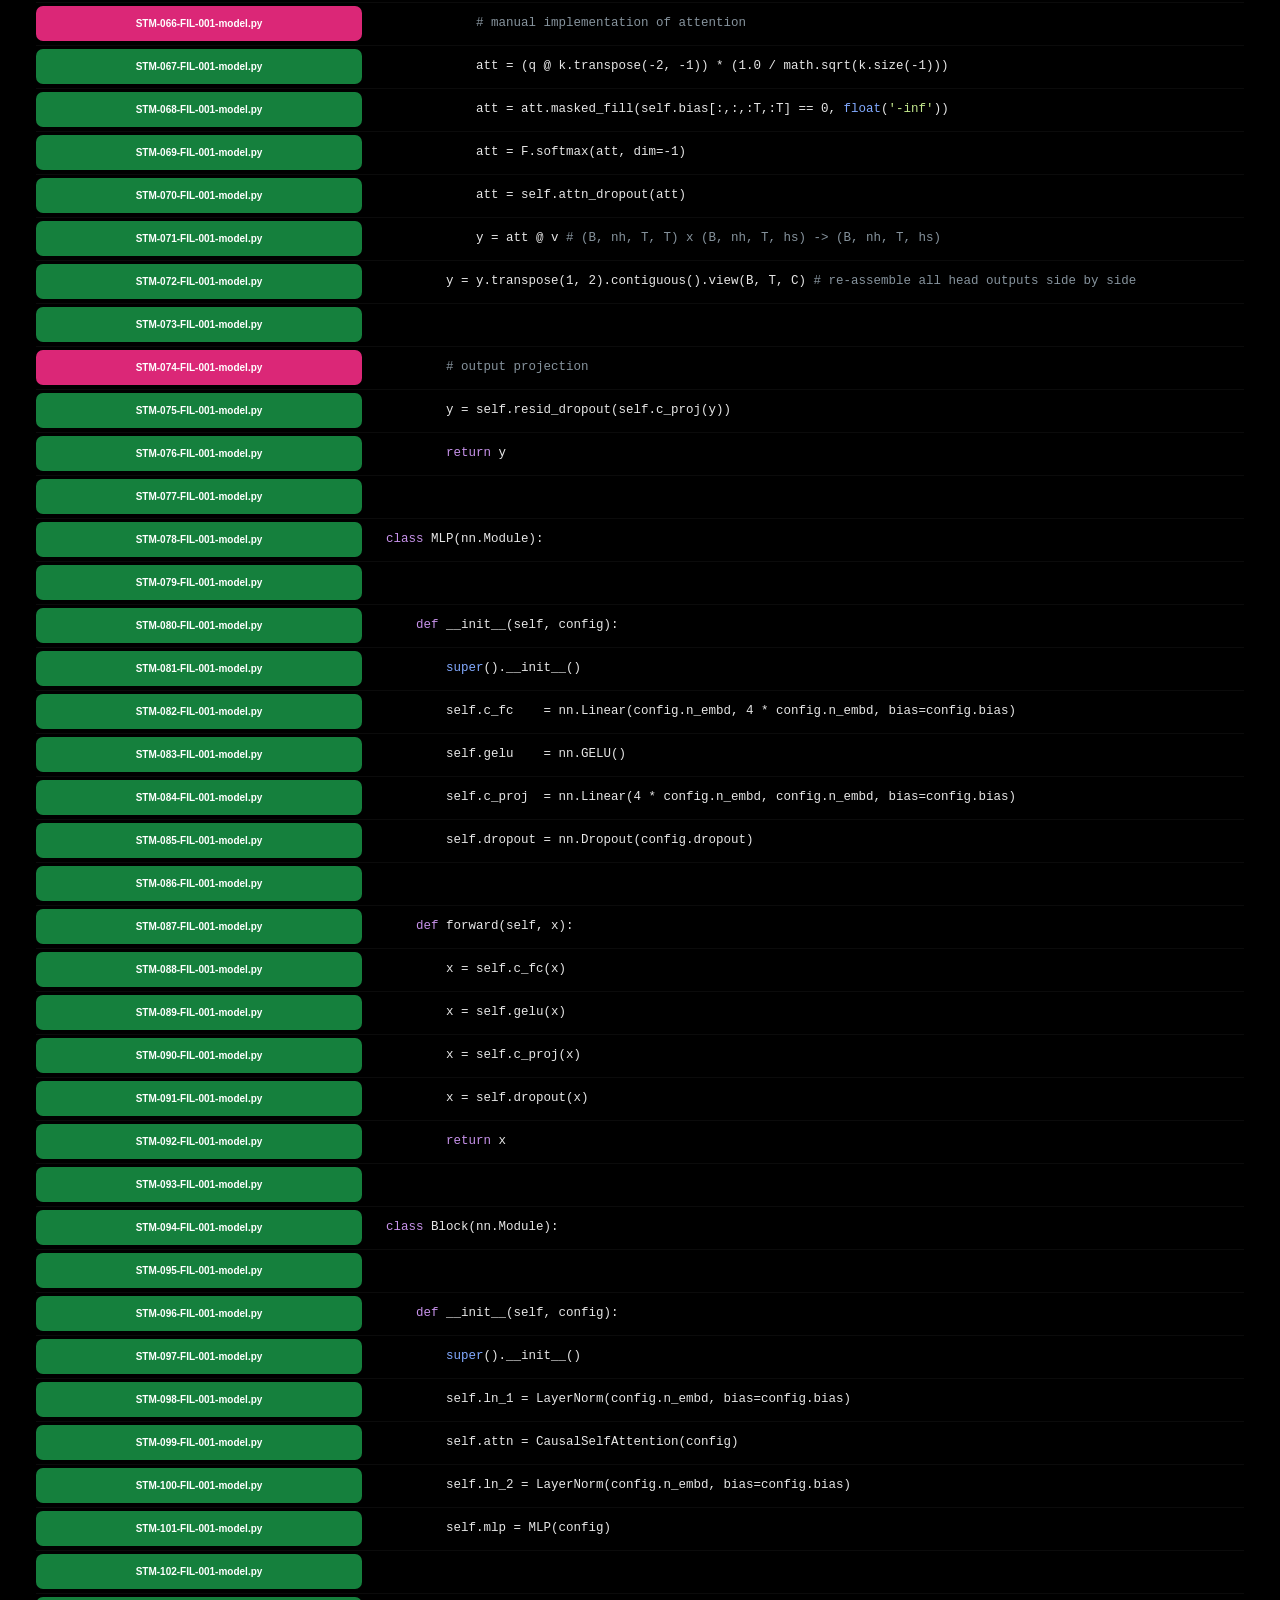
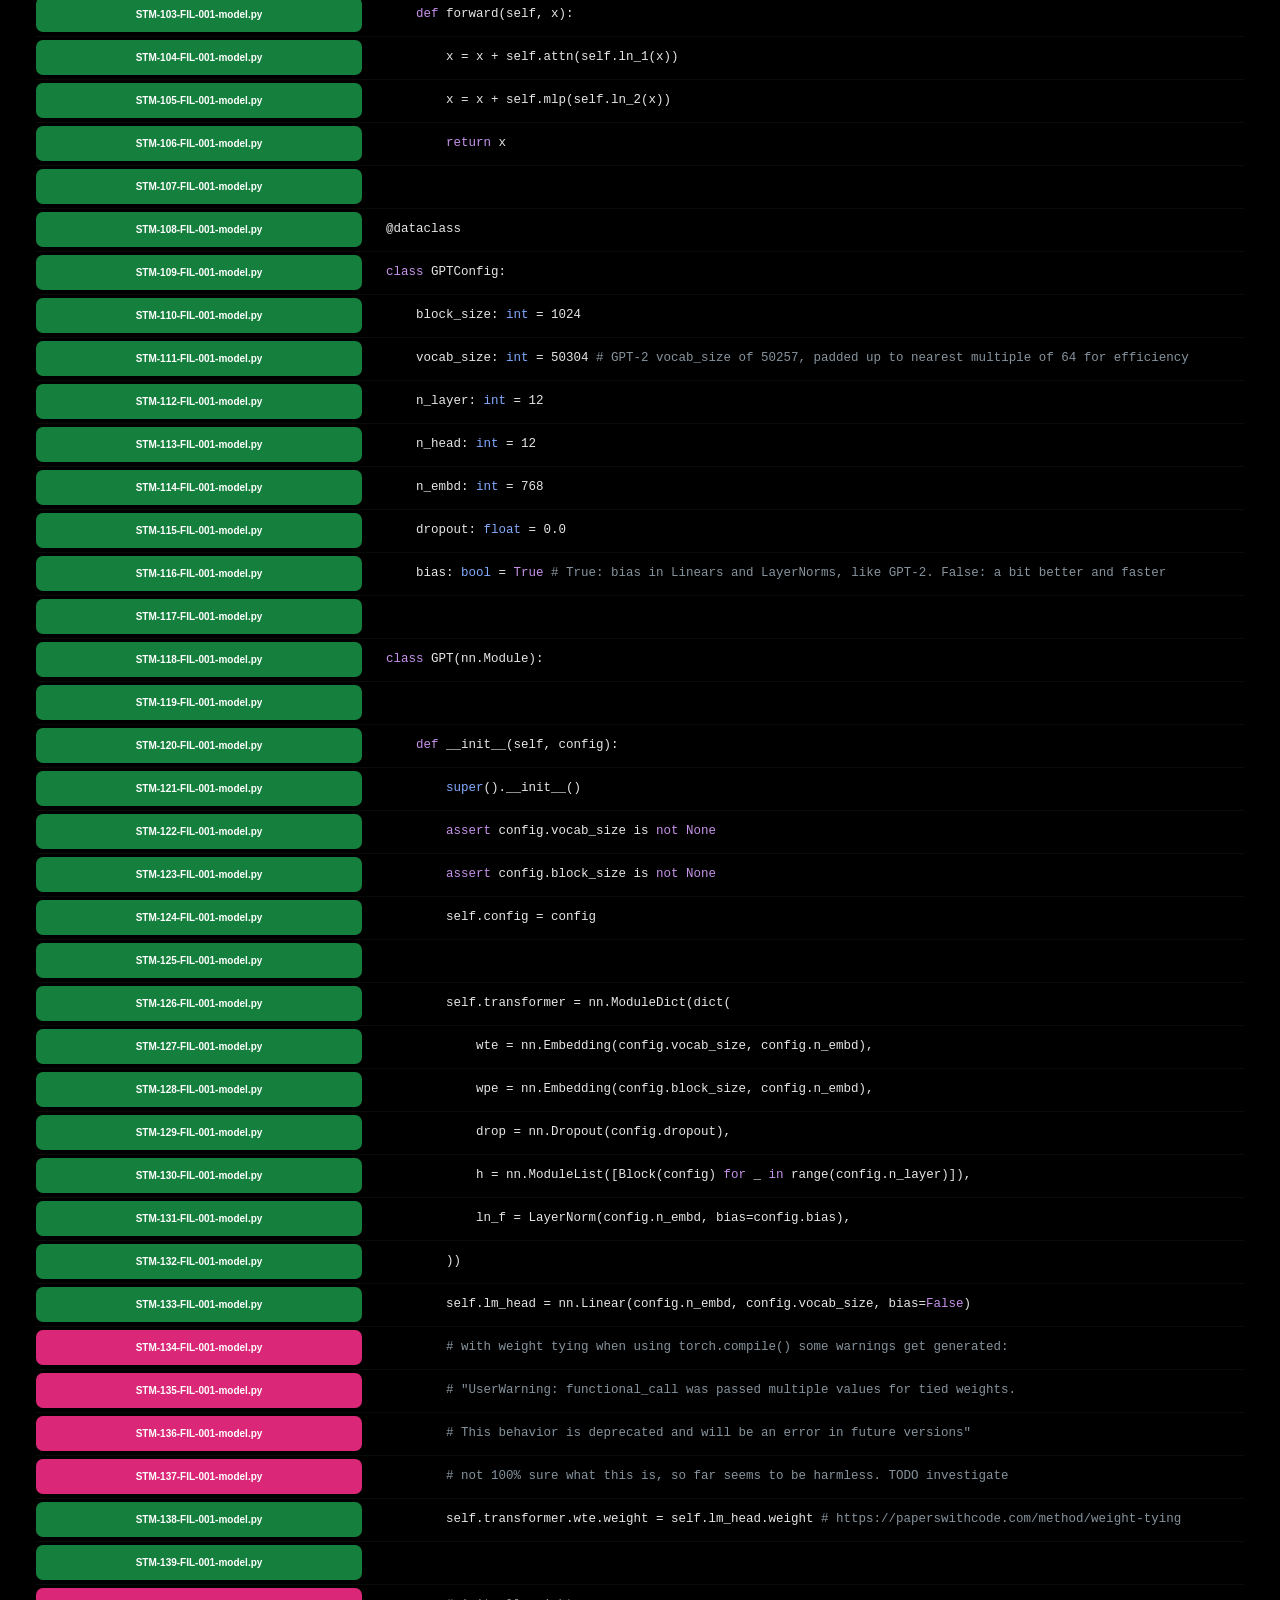
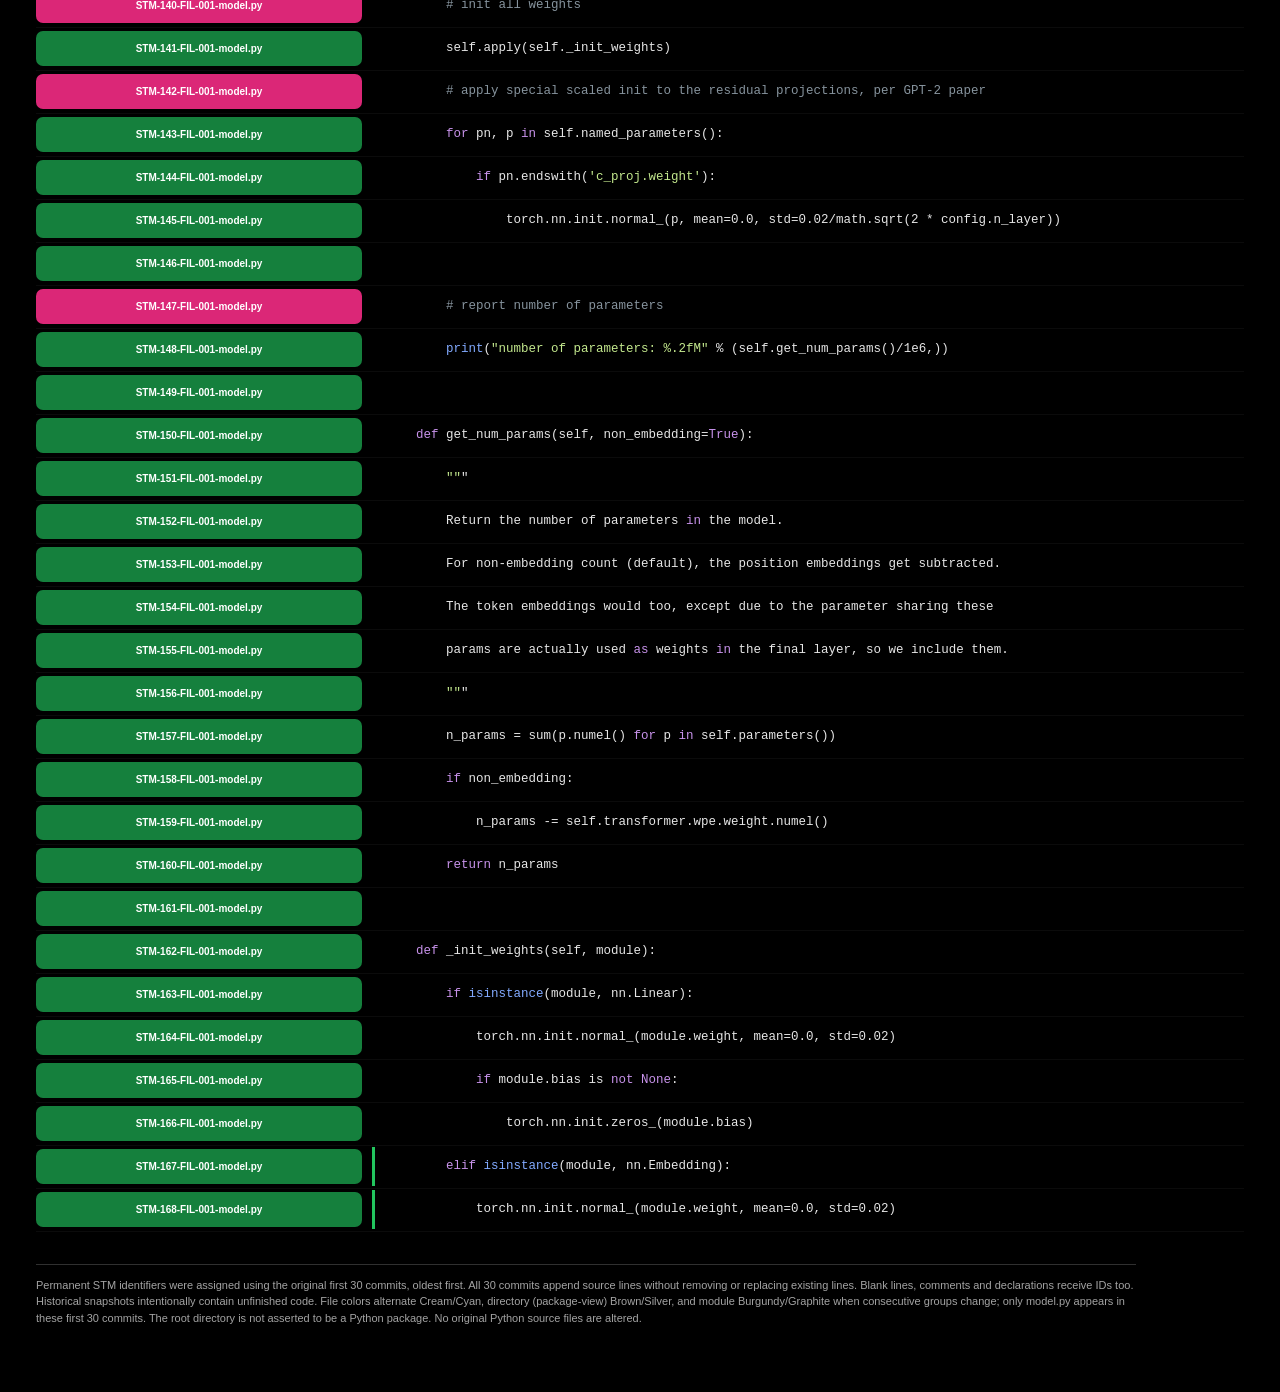
<file: AI-CODE-VIEWER-HANDOVER/reference/COMMENT-FIXED.html>
<!doctype html>
<html lang="en"><head><meta charset="utf-8"><meta name="viewport" content="width=device-width,initial-scale=1">
<meta name="theme-color" content="#000000"><title>nanoGPT · First 30 commits · Code ID Explorer</title>
<style>
:root{color-scheme:dark;--bg:#000000;--panel:#171717;--button:#303030;--border:#383838;--muted:#A3A3A3;--text:#FFFFFF;
--class:#DC2626;--method:#2563EB;--block:#EA580C;--nested:#FACC15;--line:#15803D;--comment:#DB2777;
--file1:#EAD7B7;--file2:#06B6D4;--package1:#78350F;--package2:#94A3B8;--module1:#881337;--module2:#52525B}
*{box-sizing:border-box}html{scroll-behavior:auto}body{margin:0;background:var(--bg);color:var(--text);font:14px/1.5 Roboto,Arial,system-ui,sans-serif}
.page{max-width:1480px;margin:0 auto;padding:18px clamp(12px,3vw,36px) 56px}
h1{font-size:clamp(23px,3.6vw,33px);letter-spacing:-.03em;margin:2px 0 3px}
.eyebrow{text-transform:uppercase;letter-spacing:.14em;color:#aaa;font-size:10px;font-weight:750}
.head{display:flex;justify-content:space-between;align-items:flex-start;gap:15px;flex-wrap:wrap}
.subtitle{font-size:12px;color:#a3a3a3;margin:0}a{color:#93c5fd;text-decoration:none}a:hover{text-decoration:underline}
.stats{display:flex;gap:8px;flex-wrap:wrap}.stat{border:1px solid #303030;background:#171717;padding:7px 11px;border-radius:10px;min-width:86px}
.stat b{display:block;font:750 19px/1.2 Roboto,Arial,sans-serif;font-variant-numeric:tabular-nums}.stat span{font-size:10px;color:#a3a3a3}
.navbar{margin-top:18px;padding:12px 0 14px;border-top:1px solid #303030;border-bottom:1px solid #303030}
.nav-top{display:flex;align-items:center;gap:16px 22px;flex-wrap:wrap}
.stepper{display:flex;gap:9px;align-items:center}
.section-label{text-transform:uppercase;color:#a3a3a3;font-size:10px;letter-spacing:.09em;font-weight:800}
.stepper-body{display:flex;align-items:center;background:#171717;border:1px solid #414141;border-radius:9px;overflow:hidden}
.commit-number{min-width:75px;text-align:center;font-weight:800;font-size:24px;font-variant-numeric:tabular-nums;line-height:1;padding:10px}
.stepper-buttons{display:flex;flex-direction:column;border-left:1px solid #414141}
button{font:650 12px/1.2 Roboto,Arial,system-ui,sans-serif;background:#303030;color:#fff;border:1px solid #454545;border-radius:8px;padding:9px 12px;min-height:35px;cursor:pointer}
button:hover:not(:disabled){filter:brightness(1.23)}
button:focus-visible,input:focus-visible,a:focus-visible{outline:2px solid #93c5fd;outline-offset:2px}
button:disabled{opacity:.3;cursor:not-allowed}
.stepper-buttons button{min-height:22px;height:23px;min-width:34px;border:0;border-radius:0;background:#303030;padding:0 7px;font-size:12px}
.stepper-buttons button+button{border-top:1px solid #454545}
.jump{display:flex;align-items:end;gap:8px;flex-wrap:wrap}
.jump-input-wrap{display:flex;flex-direction:column;gap:4px}
.jump input{width:120px;background:#171717;border:1px solid #454545;color:#fff;border-radius:8px;padding:9px 11px;font:600 13px ui-monospace,SFMono-Regular,Consolas,monospace;min-height:35px}
.nav-modes{display:flex;gap:6px;margin-left:auto;flex-wrap:wrap}
.mode[aria-pressed="true"]{background:#fff;color:#000;border-color:#fff}
.context{display:flex;align-items:center;gap:8px 14px;flex-wrap:wrap;margin-top:13px}
.commit-title{font-weight:750;font-size:14px;letter-spacing:-.01em}
.hash{font:11px/1.3 ui-monospace,SFMono-Regular,Consolas,monospace}
.levels{display:flex;gap:6px;flex-wrap:wrap;margin-top:11px}
.level{--c:#15803D;background:var(--c);color:var(--fg,#fff);border-color:var(--c);white-space:nowrap;padding:8px 11px;border-radius:7px}
.level[aria-pressed="true"]{outline:2px solid #fff;outline-offset:2px}
.hint{color:#a3a3a3;font-size:12px;margin:12px 0 0;line-height:1.45;min-height:18px}
.source-heading{display:flex;align-items:center;justify-content:space-between;flex-wrap:wrap;gap:12px;border-bottom:1px solid #383838;padding:18px 0 8px;margin-top:4px}
.source-heading strong{font-size:14px}.source-heading .muted{font-size:11px;color:#a3a3a3}
.code-frame{width:100%;overflow-x:auto;overflow-y:visible;scrollbar-color:#5b5b5b #111}
.code-grid{min-width:930px;padding:9px 0 12px}
.code-row{display:grid;grid-template-columns:336px minmax(570px,1fr);align-items:center;min-height:43px;border-bottom:1px solid rgba(255,255,255,.042)}
.code-row:hover{background:#101010}
.code-row.changed .source-code{box-shadow:inset 3px 0 #22c55e}
.chip-cell{position:sticky;left:0;z-index:1;background:#000;padding:2px 10px 2px 0}
.code-row:hover .chip-cell{background:#101010}
.chip{background:var(--chip-bg,#15803D);color:var(--chip-fg,#fff);border-radius:7px;min-height:35px;display:flex;flex-direction:column;align-items:center;justify-content:center;text-align:center;gap:1px;padding:5px 7px;width:100%;max-width:326px}
.chip .id{font:700 10px/1.3 Roboto,Arial,system-ui,sans-serif;white-space:nowrap}
.chip .label{font:800 9.5px/1.25 Roboto,Arial,system-ui,sans-serif;overflow:hidden;text-overflow:ellipsis;white-space:nowrap;max-width:100%;letter-spacing:.01em}
.source-code{white-space:pre;tab-size:4;min-width:max-content;padding:8px 14px;font:12.5px/1.8 'JetBrains Mono','Fira Code',Consolas,'Liberation Mono',monospace;color:#e6e6e6}
.keyword{color:#c792ea}.string{color:#c3e88d}.comment-text{color:#86939d}.builtin{color:#82aaff}.number{color:#f78c6c}
.footer{font-size:11px;color:#a3a3a3;border-top:1px solid #303030;margin-top:20px;padding-top:12px;max-width:1100px}
@media(max-width:720px){
.page{padding:12px 10px 35px}.stat{min-width:78px}.nav-modes{margin-left:0}
.code-grid{min-width:830px}.code-row{grid-template-columns:276px minmax(550px,1fr)}
.chip{max-width:268px}.chip .id{font-size:8.8px}.source-code{font-size:11.5px}.jump input{width:104px}
}</style></head>
<body><main class="page">
<header class="head"><div><div class="eyebrow">Actual Git history · Chronological source ID viewer</div>
<h1>nanoGPT · Code ID Explorer</h1>
<p class="subtitle"><a href="https://github.com/sabareeshrao/Project-Rebuild-Version-2" target="_blank" rel="noopener">Project-Rebuild-Version-2</a> · First 30 historical commits · Original <code>model.py</code></p></div>
<div class="stats"><div class="stat"><b id="total">168</b><span>Lines at commit</span></div><div class="stat"><b id="added-stat">2</b><span>New lines</span></div><div class="stat"><b>30</b><span>Commits indexed</span></div></div></header>
<section class="navbar" aria-label="Commit and hierarchy navigation">
<div class="nav-top">
<div class="stepper"><span class="section-label">Commit</span><div class="stepper-body">
<div id="commit-number" class="commit-number" aria-live="polite">30</div>
<div class="stepper-buttons"><button id="up" aria-label="Next commit" title="Next commit">▲</button><button id="down" aria-label="Previous commit" title="Previous commit">▼</button></div>
</div><span class="section-label">/ 30</span></div>
<form id="jump-form" class="jump"><div class="jump-input-wrap"><label for="jump-input" class="section-label">Jump to commit</label>
<input id="jump-input" type="number" min="1" max="30" step="1" placeholder="1–30" inputmode="numeric" required></div>
<button type="submit">Go</button></form>
<div class="nav-modes"><button class="mode" id="full" aria-pressed="true">Full file</button><button class="mode" id="added" aria-pressed="false">Added only</button></div>
</div>
<div class="context"><span class="commit-title" id="commit-title"></span><a id="commit-sha" class="hash" target="_blank" rel="noopener"></a></div>
<div class="section-label" style="margin-top:15px">CHIP COLOR BY HIERARCHY</div>
<div id="levels" class="levels">
<button class="level" data-kind="module" style="--c:#881337" aria-pressed="false">Module</button>
<button class="level" data-kind="package" style="--c:#78350F" aria-pressed="false">Package</button>
<button class="level" data-kind="file" style="--c:#EAD7B7;--fg:#171717" aria-pressed="false">File</button>
<button class="level" data-kind="class" style="--c:#DC2626" aria-pressed="false">Class</button>
<button class="level" data-kind="method" style="--c:#2563EB" aria-pressed="false">Method</button>
<button class="level" data-kind="block" style="--c:#EA580C" aria-pressed="false">Code block</button>
<button class="level" data-kind="nested" style="--c:#FACC15;--fg:#302400" aria-pressed="false">Nested block</button>
<button class="level" data-kind="line" style="--c:#15803D" aria-pressed="true">Lines</button>
<button class="level" data-kind="comment" style="--c:#DB2777" aria-pressed="false">Comments</button></div>
<p class="hint" id="hint" aria-live="polite"></p>
</section>
<section aria-label="Historical source code">
<div class="source-heading"><div><strong>model.py</strong> <span class="muted">· FIL-001 · root directory</span></div>
<span class="muted" id="source-status"></span></div>
<div class="code-frame" id="code-frame"><div class="code-grid" id="code-grid"></div></div>
</section>
<p class="footer">Permanent STM identifiers were assigned using the original first 30 commits, oldest first. All 30 commits append source lines without removing or replacing existing lines. Blank lines, comments and declarations receive IDs too. Historical snapshots intentionally contain unfinished code. File colors alternate Cream/Cyan, directory (package-view) Brown/Silver, and module Burgundy/Graphite when consecutive groups change; only model.py appears in these first 30 commits. The root directory is not asserted to be a Python package. No original Python source files are altered.</p>
</main><script id="historical-source" type="application/json">{"repo":"sabareeshrao/Project-Rebuild-Version-2","file":"model.py","fileId":"FIL-001","commits":[{"n":1,"sha":"cac2c626c007c5a5bb298f001a9efa7091a313ca","title":"start original nanoGPT model module header","message":"build: start original nanoGPT model module header","added":8,"total":8,"url":"https://github.com/sabareeshrao/Project-Rebuild-Version-2/commit/cac2c626c007c5a5bb298f001a9efa7091a313ca"},{"n":2,"sha":"1b0b2d229884d905b7c736112345c520f2250a34","title":"introduce original GPT model imports","message":"build: introduce original GPT model imports","added":8,"total":16,"url":"https://github.com/sabareeshrao/Project-Rebuild-Version-2/commit/1b0b2d229884d905b7c736112345c520f2250a34"},{"n":3,"sha":"7515b19bf95404294b3ca6a6ab0b22d829fff7df","title":"declare original optional-bias LayerNorm","message":"build: declare original optional-bias LayerNorm","added":4,"total":20,"url":"https://github.com/sabareeshrao/Project-Rebuild-Version-2/commit/7515b19bf95404294b3ca6a6ab0b22d829fff7df"},{"n":4,"sha":"ac18d044565fa9cd11f10ff88b5e9395a979bf9e","title":"initialize learnable LayerNorm scale and bias","message":"build: initialize learnable LayerNorm scale and bias","added":4,"total":24,"url":"https://github.com/sabareeshrao/Project-Rebuild-Version-2/commit/ac18d044565fa9cd11f10ff88b5e9395a979bf9e"},{"n":5,"sha":"feb101a3c891690892790bc0c362cb1666c2a385","title":"complete original LayerNorm forward calculation","message":"build: complete original LayerNorm forward calculation","added":3,"total":27,"url":"https://github.com/sabareeshrao/Project-Rebuild-Version-2/commit/feb101a3c891690892790bc0c362cb1666c2a385"},{"n":6,"sha":"9db19cfc88373aba66663b88f453121a8d58c4b1","title":"declare original causal self-attention projections","message":"build: declare original causal self-attention projections","added":6,"total":33,"url":"https://github.com/sabareeshrao/Project-Rebuild-Version-2/commit/9db19cfc88373aba66663b88f453121a8d58c4b1"},{"n":7,"sha":"cb6a068138863bda2adf018d727588fd11e19cc6","title":"configure packed QKV and output projection","message":"build: configure packed QKV and output projection","added":4,"total":37,"url":"https://github.com/sabareeshrao/Project-Rebuild-Version-2/commit/cb6a068138863bda2adf018d727588fd11e19cc6"},{"n":8,"sha":"596e8c5dfc066e3a9b90245c9db3e2f1c7b73731","title":"configure attention dropout and head metadata","message":"build: configure attention dropout and head metadata","added":6,"total":43,"url":"https://github.com/sabareeshrao/Project-Rebuild-Version-2/commit/596e8c5dfc066e3a9b90245c9db3e2f1c7b73731"},{"n":9,"sha":"1143003f280676a06cf33ea738d9f5070024244d","title":"detect PyTorch scaled dot-product attention","message":"build: detect PyTorch scaled dot-product attention","added":2,"total":45,"url":"https://github.com/sabareeshrao/Project-Rebuild-Version-2/commit/1143003f280676a06cf33ea738d9f5070024244d"},{"n":10,"sha":"03f761745efe3006334eab8f1bd8af02062891a3","title":"register original manual causal mask fallback","message":"build: register original manual causal mask fallback","added":5,"total":50,"url":"https://github.com/sabareeshrao/Project-Rebuild-Version-2/commit/03f761745efe3006334eab8f1bd8af02062891a3"},{"n":11,"sha":"804c657b5c8f1bb5df5909b0fd67437a30dd5236","title":"start original causal attention forward pass","message":"build: start original causal attention forward pass","added":4,"total":54,"url":"https://github.com/sabareeshrao/Project-Rebuild-Version-2/commit/804c657b5c8f1bb5df5909b0fd67437a30dd5236"},{"n":12,"sha":"42288e37d76d41404f0173056b664493f64f39e8","title":"split QKV into individual attention heads","message":"build: split QKV into individual attention heads","added":6,"total":60,"url":"https://github.com/sabareeshrao/Project-Rebuild-Version-2/commit/42288e37d76d41404f0173056b664493f64f39e8"},{"n":13,"sha":"e7e9d63f05aba8ec8fb2fc63de0634bcbf7fc7f3","title":"apply causal scaled dot-product attention","message":"build: apply causal scaled dot-product attention","added":4,"total":64,"url":"https://github.com/sabareeshrao/Project-Rebuild-Version-2/commit/e7e9d63f05aba8ec8fb2fc63de0634bcbf7fc7f3"},{"n":14,"sha":"915dae9f834f6787c6c9de34b8261ad0f872c452","title":"implement original manual attention fallback","message":"build: implement original manual attention fallback","added":7,"total":71,"url":"https://github.com/sabareeshrao/Project-Rebuild-Version-2/commit/915dae9f834f6787c6c9de34b8261ad0f872c452"},{"n":15,"sha":"af0f71fda3840a543379f9e075d032a77d5380f1","title":"combine attention heads and output projection","message":"build: combine attention heads and output projection","added":5,"total":76,"url":"https://github.com/sabareeshrao/Project-Rebuild-Version-2/commit/af0f71fda3840a543379f9e075d032a77d5380f1"},{"n":16,"sha":"af508e60e993883b8991763ab189fa9743b2ef68","title":"introduce original GPT feed-forward expansion","message":"build: introduce original GPT feed-forward expansion","added":6,"total":82,"url":"https://github.com/sabareeshrao/Project-Rebuild-Version-2/commit/af508e60e993883b8991763ab189fa9743b2ef68"},{"n":17,"sha":"279441476aafb713c0bc1714dd3342c347ff8cc6","title":"configure GELU projection and residual dropout","message":"build: configure GELU projection and residual dropout","added":3,"total":85,"url":"https://github.com/sabareeshrao/Project-Rebuild-Version-2/commit/279441476aafb713c0bc1714dd3342c347ff8cc6"},{"n":18,"sha":"0b0ca1bb0b2d493e7eaa7ac55ff94bd27feecc52","title":"complete original GPT MLP forward pass","message":"build: complete original GPT MLP forward pass","added":7,"total":92,"url":"https://github.com/sabareeshrao/Project-Rebuild-Version-2/commit/0b0ca1bb0b2d493e7eaa7ac55ff94bd27feecc52"},{"n":19,"sha":"df5a6ba78e145417f78dd84031ca4916976fdebc","title":"assemble pre-normalized transformer attention block","message":"build: assemble pre-normalized transformer attention block","added":7,"total":99,"url":"https://github.com/sabareeshrao/Project-Rebuild-Version-2/commit/df5a6ba78e145417f78dd84031ca4916976fdebc"},{"n":20,"sha":"bccb7b302de8c395cb99ebfc6b0d8730aead2b23","title":"complete original residual transformer block","message":"build: complete original residual transformer block","added":7,"total":106,"url":"https://github.com/sabareeshrao/Project-Rebuild-Version-2/commit/bccb7b302de8c395cb99ebfc6b0d8730aead2b23"},{"n":21,"sha":"c930821239e049ffd06ce30a4d883bc7d266c0e0","title":"declare original GPT hyperparameter dataclass","message":"build: declare original GPT hyperparameter dataclass","added":10,"total":116,"url":"https://github.com/sabareeshrao/Project-Rebuild-Version-2/commit/c930821239e049ffd06ce30a4d883bc7d266c0e0"},{"n":22,"sha":"4f30c0e266202b2bf2d5f8e6203276e1f37a324a","title":"introduce original GPT model container","message":"build: introduce original GPT model container","added":8,"total":124,"url":"https://github.com/sabareeshrao/Project-Rebuild-Version-2/commit/4f30c0e266202b2bf2d5f8e6203276e1f37a324a"},{"n":23,"sha":"14ff811954741b57322f47f423ddbd7a9bffaf8f","title":"assemble embeddings transformer blocks and normalization","message":"build: assemble embeddings transformer blocks and normalization","added":8,"total":132,"url":"https://github.com/sabareeshrao/Project-Rebuild-Version-2/commit/14ff811954741b57322f47f423ddbd7a9bffaf8f"},{"n":24,"sha":"b7269301fa3c7231241862244ed2335b8eed8e2d","title":"tie original token embedding and output projection weights","message":"build: tie original token embedding and output projection weights","added":6,"total":138,"url":"https://github.com/sabareeshrao/Project-Rebuild-Version-2/commit/b7269301fa3c7231241862244ed2335b8eed8e2d"},{"n":25,"sha":"5010ef5f3e376575ed6fc2ee6f7f158af7a8aad5","title":"initialize original GPT residual projection weights","message":"build: initialize original GPT residual projection weights","added":7,"total":145,"url":"https://github.com/sabareeshrao/Project-Rebuild-Version-2/commit/5010ef5f3e376575ed6fc2ee6f7f158af7a8aad5"},{"n":26,"sha":"dfdcb6c970d8985c9edb82ff2971aebbae8172c9","title":"report original model parameter count","message":"build: report original model parameter count","added":3,"total":148,"url":"https://github.com/sabareeshrao/Project-Rebuild-Version-2/commit/dfdcb6c970d8985c9edb82ff2971aebbae8172c9"},{"n":27,"sha":"ee3a8af0098613bd6cbd8c65954211a5d2ef4b5b","title":"document original GPT parameter count calculation","message":"build: document original GPT parameter count calculation","added":8,"total":156,"url":"https://github.com/sabareeshrao/Project-Rebuild-Version-2/commit/ee3a8af0098613bd6cbd8c65954211a5d2ef4b5b"},{"n":28,"sha":"c10bbb83f5a3111e763a888dff17484207485247","title":"count GPT parameters excluding positional embeddings","message":"build: count GPT parameters excluding positional embeddings","added":4,"total":160,"url":"https://github.com/sabareeshrao/Project-Rebuild-Version-2/commit/c10bbb83f5a3111e763a888dff17484207485247"},{"n":29,"sha":"79d614d152cc9d4a076adf41214667438670887a","title":"initialize linear layer weights and optional biases","message":"build: initialize linear layer weights and optional biases","added":6,"total":166,"url":"https://github.com/sabareeshrao/Project-Rebuild-Version-2/commit/79d614d152cc9d4a076adf41214667438670887a"},{"n":30,"sha":"5f05102b47878b6f367b648613a5aef68f14122f","title":"initialize original GPT embedding tables","message":"build: initialize original GPT embedding tables","added":2,"total":168,"url":"https://github.com/sabareeshrao/Project-Rebuild-Version-2/commit/5f05102b47878b6f367b648613a5aef68f14122f"}],"lines":[{"n":1,"text":"\"\"\"","firstCommit":1,"id":"STM-001-FIL-001-model.py","file":"model.py","fileId":"FIL-001","module":"model","moduleId":"MOD-001","directory":"(repository root)","directoryId":"DIR-001"},{"n":2,"text":"Full definition of a GPT Language Model, all of it in this single file.","firstCommit":1,"id":"STM-002-FIL-001-model.py","file":"model.py","fileId":"FIL-001","module":"model","moduleId":"MOD-001","directory":"(repository root)","directoryId":"DIR-001"},{"n":3,"text":"References:","firstCommit":1,"id":"STM-003-FIL-001-model.py","file":"model.py","fileId":"FIL-001","module":"model","moduleId":"MOD-001","directory":"(repository root)","directoryId":"DIR-001"},{"n":4,"text":"1) the official GPT-2 TensorFlow implementation released by OpenAI:","firstCommit":1,"id":"STM-004-FIL-001-model.py","file":"model.py","fileId":"FIL-001","module":"model","moduleId":"MOD-001","directory":"(repository root)","directoryId":"DIR-001"},{"n":5,"text":"https://github.com/openai/gpt-2/blob/master/src/model.py","firstCommit":1,"id":"STM-005-FIL-001-model.py","file":"model.py","fileId":"FIL-001","module":"model","moduleId":"MOD-001","directory":"(repository root)","directoryId":"DIR-001"},{"n":6,"text":"2) huggingface/transformers PyTorch implementation:","firstCommit":1,"id":"STM-006-FIL-001-model.py","file":"model.py","fileId":"FIL-001","module":"model","moduleId":"MOD-001","directory":"(repository root)","directoryId":"DIR-001"},{"n":7,"text":"https://github.com/huggingface/transformers/blob/main/src/transformers/models/gpt2/modeling_gpt2.py","firstCommit":1,"id":"STM-007-FIL-001-model.py","file":"model.py","fileId":"FIL-001","module":"model","moduleId":"MOD-001","directory":"(repository root)","directoryId":"DIR-001"},{"n":8,"text":"\"\"\"","firstCommit":1,"id":"STM-008-FIL-001-model.py","file":"model.py","fileId":"FIL-001","module":"model","moduleId":"MOD-001","directory":"(repository root)","directoryId":"DIR-001"},{"n":9,"text":"","firstCommit":2,"id":"STM-009-FIL-001-model.py","file":"model.py","fileId":"FIL-001","module":"model","moduleId":"MOD-001","directory":"(repository root)","directoryId":"DIR-001"},{"n":10,"text":"import math","firstCommit":2,"id":"STM-010-FIL-001-model.py","file":"model.py","fileId":"FIL-001","module":"model","moduleId":"MOD-001","directory":"(repository root)","directoryId":"DIR-001"},{"n":11,"text":"import inspect","firstCommit":2,"id":"STM-011-FIL-001-model.py","file":"model.py","fileId":"FIL-001","module":"model","moduleId":"MOD-001","directory":"(repository root)","directoryId":"DIR-001"},{"n":12,"text":"from dataclasses import dataclass","firstCommit":2,"id":"STM-012-FIL-001-model.py","file":"model.py","fileId":"FIL-001","module":"model","moduleId":"MOD-001","directory":"(repository root)","directoryId":"DIR-001"},{"n":13,"text":"","firstCommit":2,"id":"STM-013-FIL-001-model.py","file":"model.py","fileId":"FIL-001","module":"model","moduleId":"MOD-001","directory":"(repository root)","directoryId":"DIR-001"},{"n":14,"text":"import torch","firstCommit":2,"id":"STM-014-FIL-001-model.py","file":"model.py","fileId":"FIL-001","module":"model","moduleId":"MOD-001","directory":"(repository root)","directoryId":"DIR-001"},{"n":15,"text":"import torch.nn as nn","firstCommit":2,"id":"STM-015-FIL-001-model.py","file":"model.py","fileId":"FIL-001","module":"model","moduleId":"MOD-001","directory":"(repository root)","directoryId":"DIR-001"},{"n":16,"text":"from torch.nn import functional as F","firstCommit":2,"id":"STM-016-FIL-001-model.py","file":"model.py","fileId":"FIL-001","module":"model","moduleId":"MOD-001","directory":"(repository root)","directoryId":"DIR-001"},{"n":17,"text":"","firstCommit":3,"id":"STM-017-FIL-001-model.py","file":"model.py","fileId":"FIL-001","module":"model","moduleId":"MOD-001","directory":"(repository root)","directoryId":"DIR-001"},{"n":18,"text":"class LayerNorm(nn.Module):","firstCommit":3,"id":"STM-018-FIL-001-model.py","file":"model.py","fileId":"FIL-001","module":"model","moduleId":"MOD-001","directory":"(repository root)","directoryId":"DIR-001"},{"n":19,"text":"    \"\"\" LayerNorm but with an optional bias. PyTorch doesn't support simply bias=False \"\"\"","firstCommit":3,"id":"STM-019-FIL-001-model.py","file":"model.py","fileId":"FIL-001","module":"model","moduleId":"MOD-001","directory":"(repository root)","directoryId":"DIR-001"},{"n":20,"text":"","firstCommit":3,"id":"STM-020-FIL-001-model.py","file":"model.py","fileId":"FIL-001","module":"model","moduleId":"MOD-001","directory":"(repository root)","directoryId":"DIR-001"},{"n":21,"text":"    def __init__(self, ndim, bias):","firstCommit":4,"id":"STM-021-FIL-001-model.py","file":"model.py","fileId":"FIL-001","module":"model","moduleId":"MOD-001","directory":"(repository root)","directoryId":"DIR-001"},{"n":22,"text":"        super().__init__()","firstCommit":4,"id":"STM-022-FIL-001-model.py","file":"model.py","fileId":"FIL-001","module":"model","moduleId":"MOD-001","directory":"(repository root)","directoryId":"DIR-001"},{"n":23,"text":"        self.weight = nn.Parameter(torch.ones(ndim))","firstCommit":4,"id":"STM-023-FIL-001-model.py","file":"model.py","fileId":"FIL-001","module":"model","moduleId":"MOD-001","directory":"(repository root)","directoryId":"DIR-001"},{"n":24,"text":"        self.bias = nn.Parameter(torch.zeros(ndim)) if bias else None","firstCommit":4,"id":"STM-024-FIL-001-model.py","file":"model.py","fileId":"FIL-001","module":"model","moduleId":"MOD-001","directory":"(repository root)","directoryId":"DIR-001"},{"n":25,"text":"","firstCommit":5,"id":"STM-025-FIL-001-model.py","file":"model.py","fileId":"FIL-001","module":"model","moduleId":"MOD-001","directory":"(repository root)","directoryId":"DIR-001"},{"n":26,"text":"    def forward(self, input):","firstCommit":5,"id":"STM-026-FIL-001-model.py","file":"model.py","fileId":"FIL-001","module":"model","moduleId":"MOD-001","directory":"(repository root)","directoryId":"DIR-001"},{"n":27,"text":"        return F.layer_norm(input, self.weight.shape, self.weight, self.bias, 1e-5)","firstCommit":5,"id":"STM-027-FIL-001-model.py","file":"model.py","fileId":"FIL-001","module":"model","moduleId":"MOD-001","directory":"(repository root)","directoryId":"DIR-001"},{"n":28,"text":"","firstCommit":6,"id":"STM-028-FIL-001-model.py","file":"model.py","fileId":"FIL-001","module":"model","moduleId":"MOD-001","directory":"(repository root)","directoryId":"DIR-001"},{"n":29,"text":"class CausalSelfAttention(nn.Module):","firstCommit":6,"id":"STM-029-FIL-001-model.py","file":"model.py","fileId":"FIL-001","module":"model","moduleId":"MOD-001","directory":"(repository root)","directoryId":"DIR-001"},{"n":30,"text":"","firstCommit":6,"id":"STM-030-FIL-001-model.py","file":"model.py","fileId":"FIL-001","module":"model","moduleId":"MOD-001","directory":"(repository root)","directoryId":"DIR-001"},{"n":31,"text":"    def __init__(self, config):","firstCommit":6,"id":"STM-031-FIL-001-model.py","file":"model.py","fileId":"FIL-001","module":"model","moduleId":"MOD-001","directory":"(repository root)","directoryId":"DIR-001"},{"n":32,"text":"        super().__init__()","firstCommit":6,"id":"STM-032-FIL-001-model.py","file":"model.py","fileId":"FIL-001","module":"model","moduleId":"MOD-001","directory":"(repository root)","directoryId":"DIR-001"},{"n":33,"text":"        assert config.n_embd % config.n_head == 0","firstCommit":6,"id":"STM-033-FIL-001-model.py","file":"model.py","fileId":"FIL-001","module":"model","moduleId":"MOD-001","directory":"(repository root)","directoryId":"DIR-001"},{"n":34,"text":"        # key, query, value projections for all heads, but in a batch","firstCommit":7,"id":"STM-034-FIL-001-model.py","file":"model.py","fileId":"FIL-001","module":"model","moduleId":"MOD-001","directory":"(repository root)","directoryId":"DIR-001"},{"n":35,"text":"        self.c_attn = nn.Linear(config.n_embd, 3 * config.n_embd, bias=config.bias)","firstCommit":7,"id":"STM-035-FIL-001-model.py","file":"model.py","fileId":"FIL-001","module":"model","moduleId":"MOD-001","directory":"(repository root)","directoryId":"DIR-001"},{"n":36,"text":"        # output projection","firstCommit":7,"id":"STM-036-FIL-001-model.py","file":"model.py","fileId":"FIL-001","module":"model","moduleId":"MOD-001","directory":"(repository root)","directoryId":"DIR-001"},{"n":37,"text":"        self.c_proj = nn.Linear(config.n_embd, config.n_embd, bias=config.bias)","firstCommit":7,"id":"STM-037-FIL-001-model.py","file":"model.py","fileId":"FIL-001","module":"model","moduleId":"MOD-001","directory":"(repository root)","directoryId":"DIR-001"},{"n":38,"text":"        # regularization","firstCommit":8,"id":"STM-038-FIL-001-model.py","file":"model.py","fileId":"FIL-001","module":"model","moduleId":"MOD-001","directory":"(repository root)","directoryId":"DIR-001"},{"n":39,"text":"        self.attn_dropout = nn.Dropout(config.dropout)","firstCommit":8,"id":"STM-039-FIL-001-model.py","file":"model.py","fileId":"FIL-001","module":"model","moduleId":"MOD-001","directory":"(repository root)","directoryId":"DIR-001"},{"n":40,"text":"        self.resid_dropout = nn.Dropout(config.dropout)","firstCommit":8,"id":"STM-040-FIL-001-model.py","file":"model.py","fileId":"FIL-001","module":"model","moduleId":"MOD-001","directory":"(repository root)","directoryId":"DIR-001"},{"n":41,"text":"        self.n_head = config.n_head","firstCommit":8,"id":"STM-041-FIL-001-model.py","file":"model.py","fileId":"FIL-001","module":"model","moduleId":"MOD-001","directory":"(repository root)","directoryId":"DIR-001"},{"n":42,"text":"        self.n_embd = config.n_embd","firstCommit":8,"id":"STM-042-FIL-001-model.py","file":"model.py","fileId":"FIL-001","module":"model","moduleId":"MOD-001","directory":"(repository root)","directoryId":"DIR-001"},{"n":43,"text":"        self.dropout = config.dropout","firstCommit":8,"id":"STM-043-FIL-001-model.py","file":"model.py","fileId":"FIL-001","module":"model","moduleId":"MOD-001","directory":"(repository root)","directoryId":"DIR-001"},{"n":44,"text":"        # flash attention make GPU go brrrrr but support is only in PyTorch >= 2.0","firstCommit":9,"id":"STM-044-FIL-001-model.py","file":"model.py","fileId":"FIL-001","module":"model","moduleId":"MOD-001","directory":"(repository root)","directoryId":"DIR-001"},{"n":45,"text":"        self.flash = hasattr(torch.nn.functional, 'scaled_dot_product_attention')","firstCommit":9,"id":"STM-045-FIL-001-model.py","file":"model.py","fileId":"FIL-001","module":"model","moduleId":"MOD-001","directory":"(repository root)","directoryId":"DIR-001"},{"n":46,"text":"        if not self.flash:","firstCommit":10,"id":"STM-046-FIL-001-model.py","file":"model.py","fileId":"FIL-001","module":"model","moduleId":"MOD-001","directory":"(repository root)","directoryId":"DIR-001"},{"n":47,"text":"            print(\"WARNING: using slow attention. Flash Attention requires PyTorch >= 2.0\")","firstCommit":10,"id":"STM-047-FIL-001-model.py","file":"model.py","fileId":"FIL-001","module":"model","moduleId":"MOD-001","directory":"(repository root)","directoryId":"DIR-001"},{"n":48,"text":"            # causal mask to ensure that attention is only applied to the left in the input sequence","firstCommit":10,"id":"STM-048-FIL-001-model.py","file":"model.py","fileId":"FIL-001","module":"model","moduleId":"MOD-001","directory":"(repository root)","directoryId":"DIR-001"},{"n":49,"text":"            self.register_buffer(\"bias\", torch.tril(torch.ones(config.block_size, config.block_size))","firstCommit":10,"id":"STM-049-FIL-001-model.py","file":"model.py","fileId":"FIL-001","module":"model","moduleId":"MOD-001","directory":"(repository root)","directoryId":"DIR-001"},{"n":50,"text":"                                        .view(1, 1, config.block_size, config.block_size))","firstCommit":10,"id":"STM-050-FIL-001-model.py","file":"model.py","fileId":"FIL-001","module":"model","moduleId":"MOD-001","directory":"(repository root)","directoryId":"DIR-001"},{"n":51,"text":"","firstCommit":11,"id":"STM-051-FIL-001-model.py","file":"model.py","fileId":"FIL-001","module":"model","moduleId":"MOD-001","directory":"(repository root)","directoryId":"DIR-001"},{"n":52,"text":"    def forward(self, x):","firstCommit":11,"id":"STM-052-FIL-001-model.py","file":"model.py","fileId":"FIL-001","module":"model","moduleId":"MOD-001","directory":"(repository root)","directoryId":"DIR-001"},{"n":53,"text":"        B, T, C = x.size() # batch size, sequence length, embedding dimensionality (n_embd)","firstCommit":11,"id":"STM-053-FIL-001-model.py","file":"model.py","fileId":"FIL-001","module":"model","moduleId":"MOD-001","directory":"(repository root)","directoryId":"DIR-001"},{"n":54,"text":"","firstCommit":11,"id":"STM-054-FIL-001-model.py","file":"model.py","fileId":"FIL-001","module":"model","moduleId":"MOD-001","directory":"(repository root)","directoryId":"DIR-001"},{"n":55,"text":"        # calculate query, key, values for all heads in batch and move head forward to be the batch dim","firstCommit":12,"id":"STM-055-FIL-001-model.py","file":"model.py","fileId":"FIL-001","module":"model","moduleId":"MOD-001","directory":"(repository root)","directoryId":"DIR-001"},{"n":56,"text":"        q, k, v  = self.c_attn(x).split(self.n_embd, dim=2)","firstCommit":12,"id":"STM-056-FIL-001-model.py","file":"model.py","fileId":"FIL-001","module":"model","moduleId":"MOD-001","directory":"(repository root)","directoryId":"DIR-001"},{"n":57,"text":"        k = k.view(B, T, self.n_head, C // self.n_head).transpose(1, 2) # (B, nh, T, hs)","firstCommit":12,"id":"STM-057-FIL-001-model.py","file":"model.py","fileId":"FIL-001","module":"model","moduleId":"MOD-001","directory":"(repository root)","directoryId":"DIR-001"},{"n":58,"text":"        q = q.view(B, T, self.n_head, C // self.n_head).transpose(1, 2) # (B, nh, T, hs)","firstCommit":12,"id":"STM-058-FIL-001-model.py","file":"model.py","fileId":"FIL-001","module":"model","moduleId":"MOD-001","directory":"(repository root)","directoryId":"DIR-001"},{"n":59,"text":"        v = v.view(B, T, self.n_head, C // self.n_head).transpose(1, 2) # (B, nh, T, hs)","firstCommit":12,"id":"STM-059-FIL-001-model.py","file":"model.py","fileId":"FIL-001","module":"model","moduleId":"MOD-001","directory":"(repository root)","directoryId":"DIR-001"},{"n":60,"text":"","firstCommit":12,"id":"STM-060-FIL-001-model.py","file":"model.py","fileId":"FIL-001","module":"model","moduleId":"MOD-001","directory":"(repository root)","directoryId":"DIR-001"},{"n":61,"text":"        # causal self-attention; Self-attend: (B, nh, T, hs) x (B, nh, hs, T) -> (B, nh, T, T)","firstCommit":13,"id":"STM-061-FIL-001-model.py","file":"model.py","fileId":"FIL-001","module":"model","moduleId":"MOD-001","directory":"(repository root)","directoryId":"DIR-001"},{"n":62,"text":"        if self.flash:","firstCommit":13,"id":"STM-062-FIL-001-model.py","file":"model.py","fileId":"FIL-001","module":"model","moduleId":"MOD-001","directory":"(repository root)","directoryId":"DIR-001"},{"n":63,"text":"            # efficient attention using Flash Attention CUDA kernels","firstCommit":13,"id":"STM-063-FIL-001-model.py","file":"model.py","fileId":"FIL-001","module":"model","moduleId":"MOD-001","directory":"(repository root)","directoryId":"DIR-001"},{"n":64,"text":"            y = torch.nn.functional.scaled_dot_product_attention(q, k, v, attn_mask=None, dropout_p=self.dropout if self.training else 0, is_causal=True)","firstCommit":13,"id":"STM-064-FIL-001-model.py","file":"model.py","fileId":"FIL-001","module":"model","moduleId":"MOD-001","directory":"(repository root)","directoryId":"DIR-001"},{"n":65,"text":"        else:","firstCommit":14,"id":"STM-065-FIL-001-model.py","file":"model.py","fileId":"FIL-001","module":"model","moduleId":"MOD-001","directory":"(repository root)","directoryId":"DIR-001"},{"n":66,"text":"            # manual implementation of attention","firstCommit":14,"id":"STM-066-FIL-001-model.py","file":"model.py","fileId":"FIL-001","module":"model","moduleId":"MOD-001","directory":"(repository root)","directoryId":"DIR-001"},{"n":67,"text":"            att = (q @ k.transpose(-2, -1)) * (1.0 / math.sqrt(k.size(-1)))","firstCommit":14,"id":"STM-067-FIL-001-model.py","file":"model.py","fileId":"FIL-001","module":"model","moduleId":"MOD-001","directory":"(repository root)","directoryId":"DIR-001"},{"n":68,"text":"            att = att.masked_fill(self.bias[:,:,:T,:T] == 0, float('-inf'))","firstCommit":14,"id":"STM-068-FIL-001-model.py","file":"model.py","fileId":"FIL-001","module":"model","moduleId":"MOD-001","directory":"(repository root)","directoryId":"DIR-001"},{"n":69,"text":"            att = F.softmax(att, dim=-1)","firstCommit":14,"id":"STM-069-FIL-001-model.py","file":"model.py","fileId":"FIL-001","module":"model","moduleId":"MOD-001","directory":"(repository root)","directoryId":"DIR-001"},{"n":70,"text":"            att = self.attn_dropout(att)","firstCommit":14,"id":"STM-070-FIL-001-model.py","file":"model.py","fileId":"FIL-001","module":"model","moduleId":"MOD-001","directory":"(repository root)","directoryId":"DIR-001"},{"n":71,"text":"            y = att @ v # (B, nh, T, T) x (B, nh, T, hs) -> (B, nh, T, hs)","firstCommit":14,"id":"STM-071-FIL-001-model.py","file":"model.py","fileId":"FIL-001","module":"model","moduleId":"MOD-001","directory":"(repository root)","directoryId":"DIR-001"},{"n":72,"text":"        y = y.transpose(1, 2).contiguous().view(B, T, C) # re-assemble all head outputs side by side","firstCommit":15,"id":"STM-072-FIL-001-model.py","file":"model.py","fileId":"FIL-001","module":"model","moduleId":"MOD-001","directory":"(repository root)","directoryId":"DIR-001"},{"n":73,"text":"","firstCommit":15,"id":"STM-073-FIL-001-model.py","file":"model.py","fileId":"FIL-001","module":"model","moduleId":"MOD-001","directory":"(repository root)","directoryId":"DIR-001"},{"n":74,"text":"        # output projection","firstCommit":15,"id":"STM-074-FIL-001-model.py","file":"model.py","fileId":"FIL-001","module":"model","moduleId":"MOD-001","directory":"(repository root)","directoryId":"DIR-001"},{"n":75,"text":"        y = self.resid_dropout(self.c_proj(y))","firstCommit":15,"id":"STM-075-FIL-001-model.py","file":"model.py","fileId":"FIL-001","module":"model","moduleId":"MOD-001","directory":"(repository root)","directoryId":"DIR-001"},{"n":76,"text":"        return y","firstCommit":15,"id":"STM-076-FIL-001-model.py","file":"model.py","fileId":"FIL-001","module":"model","moduleId":"MOD-001","directory":"(repository root)","directoryId":"DIR-001"},{"n":77,"text":"","firstCommit":16,"id":"STM-077-FIL-001-model.py","file":"model.py","fileId":"FIL-001","module":"model","moduleId":"MOD-001","directory":"(repository root)","directoryId":"DIR-001"},{"n":78,"text":"class MLP(nn.Module):","firstCommit":16,"id":"STM-078-FIL-001-model.py","file":"model.py","fileId":"FIL-001","module":"model","moduleId":"MOD-001","directory":"(repository root)","directoryId":"DIR-001"},{"n":79,"text":"","firstCommit":16,"id":"STM-079-FIL-001-model.py","file":"model.py","fileId":"FIL-001","module":"model","moduleId":"MOD-001","directory":"(repository root)","directoryId":"DIR-001"},{"n":80,"text":"    def __init__(self, config):","firstCommit":16,"id":"STM-080-FIL-001-model.py","file":"model.py","fileId":"FIL-001","module":"model","moduleId":"MOD-001","directory":"(repository root)","directoryId":"DIR-001"},{"n":81,"text":"        super().__init__()","firstCommit":16,"id":"STM-081-FIL-001-model.py","file":"model.py","fileId":"FIL-001","module":"model","moduleId":"MOD-001","directory":"(repository root)","directoryId":"DIR-001"},{"n":82,"text":"        self.c_fc    = nn.Linear(config.n_embd, 4 * config.n_embd, bias=config.bias)","firstCommit":16,"id":"STM-082-FIL-001-model.py","file":"model.py","fileId":"FIL-001","module":"model","moduleId":"MOD-001","directory":"(repository root)","directoryId":"DIR-001"},{"n":83,"text":"        self.gelu    = nn.GELU()","firstCommit":17,"id":"STM-083-FIL-001-model.py","file":"model.py","fileId":"FIL-001","module":"model","moduleId":"MOD-001","directory":"(repository root)","directoryId":"DIR-001"},{"n":84,"text":"        self.c_proj  = nn.Linear(4 * config.n_embd, config.n_embd, bias=config.bias)","firstCommit":17,"id":"STM-084-FIL-001-model.py","file":"model.py","fileId":"FIL-001","module":"model","moduleId":"MOD-001","directory":"(repository root)","directoryId":"DIR-001"},{"n":85,"text":"        self.dropout = nn.Dropout(config.dropout)","firstCommit":17,"id":"STM-085-FIL-001-model.py","file":"model.py","fileId":"FIL-001","module":"model","moduleId":"MOD-001","directory":"(repository root)","directoryId":"DIR-001"},{"n":86,"text":"","firstCommit":18,"id":"STM-086-FIL-001-model.py","file":"model.py","fileId":"FIL-001","module":"model","moduleId":"MOD-001","directory":"(repository root)","directoryId":"DIR-001"},{"n":87,"text":"    def forward(self, x):","firstCommit":18,"id":"STM-087-FIL-001-model.py","file":"model.py","fileId":"FIL-001","module":"model","moduleId":"MOD-001","directory":"(repository root)","directoryId":"DIR-001"},{"n":88,"text":"        x = self.c_fc(x)","firstCommit":18,"id":"STM-088-FIL-001-model.py","file":"model.py","fileId":"FIL-001","module":"model","moduleId":"MOD-001","directory":"(repository root)","directoryId":"DIR-001"},{"n":89,"text":"        x = self.gelu(x)","firstCommit":18,"id":"STM-089-FIL-001-model.py","file":"model.py","fileId":"FIL-001","module":"model","moduleId":"MOD-001","directory":"(repository root)","directoryId":"DIR-001"},{"n":90,"text":"        x = self.c_proj(x)","firstCommit":18,"id":"STM-090-FIL-001-model.py","file":"model.py","fileId":"FIL-001","module":"model","moduleId":"MOD-001","directory":"(repository root)","directoryId":"DIR-001"},{"n":91,"text":"        x = self.dropout(x)","firstCommit":18,"id":"STM-091-FIL-001-model.py","file":"model.py","fileId":"FIL-001","module":"model","moduleId":"MOD-001","directory":"(repository root)","directoryId":"DIR-001"},{"n":92,"text":"        return x","firstCommit":18,"id":"STM-092-FIL-001-model.py","file":"model.py","fileId":"FIL-001","module":"model","moduleId":"MOD-001","directory":"(repository root)","directoryId":"DIR-001"},{"n":93,"text":"","firstCommit":19,"id":"STM-093-FIL-001-model.py","file":"model.py","fileId":"FIL-001","module":"model","moduleId":"MOD-001","directory":"(repository root)","directoryId":"DIR-001"},{"n":94,"text":"class Block(nn.Module):","firstCommit":19,"id":"STM-094-FIL-001-model.py","file":"model.py","fileId":"FIL-001","module":"model","moduleId":"MOD-001","directory":"(repository root)","directoryId":"DIR-001"},{"n":95,"text":"","firstCommit":19,"id":"STM-095-FIL-001-model.py","file":"model.py","fileId":"FIL-001","module":"model","moduleId":"MOD-001","directory":"(repository root)","directoryId":"DIR-001"},{"n":96,"text":"    def __init__(self, config):","firstCommit":19,"id":"STM-096-FIL-001-model.py","file":"model.py","fileId":"FIL-001","module":"model","moduleId":"MOD-001","directory":"(repository root)","directoryId":"DIR-001"},{"n":97,"text":"        super().__init__()","firstCommit":19,"id":"STM-097-FIL-001-model.py","file":"model.py","fileId":"FIL-001","module":"model","moduleId":"MOD-001","directory":"(repository root)","directoryId":"DIR-001"},{"n":98,"text":"        self.ln_1 = LayerNorm(config.n_embd, bias=config.bias)","firstCommit":19,"id":"STM-098-FIL-001-model.py","file":"model.py","fileId":"FIL-001","module":"model","moduleId":"MOD-001","directory":"(repository root)","directoryId":"DIR-001"},{"n":99,"text":"        self.attn = CausalSelfAttention(config)","firstCommit":19,"id":"STM-099-FIL-001-model.py","file":"model.py","fileId":"FIL-001","module":"model","moduleId":"MOD-001","directory":"(repository root)","directoryId":"DIR-001"},{"n":100,"text":"        self.ln_2 = LayerNorm(config.n_embd, bias=config.bias)","firstCommit":20,"id":"STM-100-FIL-001-model.py","file":"model.py","fileId":"FIL-001","module":"model","moduleId":"MOD-001","directory":"(repository root)","directoryId":"DIR-001"},{"n":101,"text":"        self.mlp = MLP(config)","firstCommit":20,"id":"STM-101-FIL-001-model.py","file":"model.py","fileId":"FIL-001","module":"model","moduleId":"MOD-001","directory":"(repository root)","directoryId":"DIR-001"},{"n":102,"text":"","firstCommit":20,"id":"STM-102-FIL-001-model.py","file":"model.py","fileId":"FIL-001","module":"model","moduleId":"MOD-001","directory":"(repository root)","directoryId":"DIR-001"},{"n":103,"text":"    def forward(self, x):","firstCommit":20,"id":"STM-103-FIL-001-model.py","file":"model.py","fileId":"FIL-001","module":"model","moduleId":"MOD-001","directory":"(repository root)","directoryId":"DIR-001"},{"n":104,"text":"        x = x + self.attn(self.ln_1(x))","firstCommit":20,"id":"STM-104-FIL-001-model.py","file":"model.py","fileId":"FIL-001","module":"model","moduleId":"MOD-001","directory":"(repository root)","directoryId":"DIR-001"},{"n":105,"text":"        x = x + self.mlp(self.ln_2(x))","firstCommit":20,"id":"STM-105-FIL-001-model.py","file":"model.py","fileId":"FIL-001","module":"model","moduleId":"MOD-001","directory":"(repository root)","directoryId":"DIR-001"},{"n":106,"text":"        return x","firstCommit":20,"id":"STM-106-FIL-001-model.py","file":"model.py","fileId":"FIL-001","module":"model","moduleId":"MOD-001","directory":"(repository root)","directoryId":"DIR-001"},{"n":107,"text":"","firstCommit":21,"id":"STM-107-FIL-001-model.py","file":"model.py","fileId":"FIL-001","module":"model","moduleId":"MOD-001","directory":"(repository root)","directoryId":"DIR-001"},{"n":108,"text":"@dataclass","firstCommit":21,"id":"STM-108-FIL-001-model.py","file":"model.py","fileId":"FIL-001","module":"model","moduleId":"MOD-001","directory":"(repository root)","directoryId":"DIR-001"},{"n":109,"text":"class GPTConfig:","firstCommit":21,"id":"STM-109-FIL-001-model.py","file":"model.py","fileId":"FIL-001","module":"model","moduleId":"MOD-001","directory":"(repository root)","directoryId":"DIR-001"},{"n":110,"text":"    block_size: int = 1024","firstCommit":21,"id":"STM-110-FIL-001-model.py","file":"model.py","fileId":"FIL-001","module":"model","moduleId":"MOD-001","directory":"(repository root)","directoryId":"DIR-001"},{"n":111,"text":"    vocab_size: int = 50304 # GPT-2 vocab_size of 50257, padded up to nearest multiple of 64 for efficiency","firstCommit":21,"id":"STM-111-FIL-001-model.py","file":"model.py","fileId":"FIL-001","module":"model","moduleId":"MOD-001","directory":"(repository root)","directoryId":"DIR-001"},{"n":112,"text":"    n_layer: int = 12","firstCommit":21,"id":"STM-112-FIL-001-model.py","file":"model.py","fileId":"FIL-001","module":"model","moduleId":"MOD-001","directory":"(repository root)","directoryId":"DIR-001"},{"n":113,"text":"    n_head: int = 12","firstCommit":21,"id":"STM-113-FIL-001-model.py","file":"model.py","fileId":"FIL-001","module":"model","moduleId":"MOD-001","directory":"(repository root)","directoryId":"DIR-001"},{"n":114,"text":"    n_embd: int = 768","firstCommit":21,"id":"STM-114-FIL-001-model.py","file":"model.py","fileId":"FIL-001","module":"model","moduleId":"MOD-001","directory":"(repository root)","directoryId":"DIR-001"},{"n":115,"text":"    dropout: float = 0.0","firstCommit":21,"id":"STM-115-FIL-001-model.py","file":"model.py","fileId":"FIL-001","module":"model","moduleId":"MOD-001","directory":"(repository root)","directoryId":"DIR-001"},{"n":116,"text":"    bias: bool = True # True: bias in Linears and LayerNorms, like GPT-2. False: a bit better and faster","firstCommit":21,"id":"STM-116-FIL-001-model.py","file":"model.py","fileId":"FIL-001","module":"model","moduleId":"MOD-001","directory":"(repository root)","directoryId":"DIR-001"},{"n":117,"text":"","firstCommit":22,"id":"STM-117-FIL-001-model.py","file":"model.py","fileId":"FIL-001","module":"model","moduleId":"MOD-001","directory":"(repository root)","directoryId":"DIR-001"},{"n":118,"text":"class GPT(nn.Module):","firstCommit":22,"id":"STM-118-FIL-001-model.py","file":"model.py","fileId":"FIL-001","module":"model","moduleId":"MOD-001","directory":"(repository root)","directoryId":"DIR-001"},{"n":119,"text":"","firstCommit":22,"id":"STM-119-FIL-001-model.py","file":"model.py","fileId":"FIL-001","module":"model","moduleId":"MOD-001","directory":"(repository root)","directoryId":"DIR-001"},{"n":120,"text":"    def __init__(self, config):","firstCommit":22,"id":"STM-120-FIL-001-model.py","file":"model.py","fileId":"FIL-001","module":"model","moduleId":"MOD-001","directory":"(repository root)","directoryId":"DIR-001"},{"n":121,"text":"        super().__init__()","firstCommit":22,"id":"STM-121-FIL-001-model.py","file":"model.py","fileId":"FIL-001","module":"model","moduleId":"MOD-001","directory":"(repository root)","directoryId":"DIR-001"},{"n":122,"text":"        assert config.vocab_size is not None","firstCommit":22,"id":"STM-122-FIL-001-model.py","file":"model.py","fileId":"FIL-001","module":"model","moduleId":"MOD-001","directory":"(repository root)","directoryId":"DIR-001"},{"n":123,"text":"        assert config.block_size is not None","firstCommit":22,"id":"STM-123-FIL-001-model.py","file":"model.py","fileId":"FIL-001","module":"model","moduleId":"MOD-001","directory":"(repository root)","directoryId":"DIR-001"},{"n":124,"text":"        self.config = config","firstCommit":22,"id":"STM-124-FIL-001-model.py","file":"model.py","fileId":"FIL-001","module":"model","moduleId":"MOD-001","directory":"(repository root)","directoryId":"DIR-001"},{"n":125,"text":"","firstCommit":23,"id":"STM-125-FIL-001-model.py","file":"model.py","fileId":"FIL-001","module":"model","moduleId":"MOD-001","directory":"(repository root)","directoryId":"DIR-001"},{"n":126,"text":"        self.transformer = nn.ModuleDict(dict(","firstCommit":23,"id":"STM-126-FIL-001-model.py","file":"model.py","fileId":"FIL-001","module":"model","moduleId":"MOD-001","directory":"(repository root)","directoryId":"DIR-001"},{"n":127,"text":"            wte = nn.Embedding(config.vocab_size, config.n_embd),","firstCommit":23,"id":"STM-127-FIL-001-model.py","file":"model.py","fileId":"FIL-001","module":"model","moduleId":"MOD-001","directory":"(repository root)","directoryId":"DIR-001"},{"n":128,"text":"            wpe = nn.Embedding(config.block_size, config.n_embd),","firstCommit":23,"id":"STM-128-FIL-001-model.py","file":"model.py","fileId":"FIL-001","module":"model","moduleId":"MOD-001","directory":"(repository root)","directoryId":"DIR-001"},{"n":129,"text":"            drop = nn.Dropout(config.dropout),","firstCommit":23,"id":"STM-129-FIL-001-model.py","file":"model.py","fileId":"FIL-001","module":"model","moduleId":"MOD-001","directory":"(repository root)","directoryId":"DIR-001"},{"n":130,"text":"            h = nn.ModuleList([Block(config) for _ in range(config.n_layer)]),","firstCommit":23,"id":"STM-130-FIL-001-model.py","file":"model.py","fileId":"FIL-001","module":"model","moduleId":"MOD-001","directory":"(repository root)","directoryId":"DIR-001"},{"n":131,"text":"            ln_f = LayerNorm(config.n_embd, bias=config.bias),","firstCommit":23,"id":"STM-131-FIL-001-model.py","file":"model.py","fileId":"FIL-001","module":"model","moduleId":"MOD-001","directory":"(repository root)","directoryId":"DIR-001"},{"n":132,"text":"        ))","firstCommit":23,"id":"STM-132-FIL-001-model.py","file":"model.py","fileId":"FIL-001","module":"model","moduleId":"MOD-001","directory":"(repository root)","directoryId":"DIR-001"},{"n":133,"text":"        self.lm_head = nn.Linear(config.n_embd, config.vocab_size, bias=False)","firstCommit":24,"id":"STM-133-FIL-001-model.py","file":"model.py","fileId":"FIL-001","module":"model","moduleId":"MOD-001","directory":"(repository root)","directoryId":"DIR-001"},{"n":134,"text":"        # with weight tying when using torch.compile() some warnings get generated:","firstCommit":24,"id":"STM-134-FIL-001-model.py","file":"model.py","fileId":"FIL-001","module":"model","moduleId":"MOD-001","directory":"(repository root)","directoryId":"DIR-001"},{"n":135,"text":"        # \"UserWarning: functional_call was passed multiple values for tied weights.","firstCommit":24,"id":"STM-135-FIL-001-model.py","file":"model.py","fileId":"FIL-001","module":"model","moduleId":"MOD-001","directory":"(repository root)","directoryId":"DIR-001"},{"n":136,"text":"        # This behavior is deprecated and will be an error in future versions\"","firstCommit":24,"id":"STM-136-FIL-001-model.py","file":"model.py","fileId":"FIL-001","module":"model","moduleId":"MOD-001","directory":"(repository root)","directoryId":"DIR-001"},{"n":137,"text":"        # not 100% sure what this is, so far seems to be harmless. TODO investigate","firstCommit":24,"id":"STM-137-FIL-001-model.py","file":"model.py","fileId":"FIL-001","module":"model","moduleId":"MOD-001","directory":"(repository root)","directoryId":"DIR-001"},{"n":138,"text":"        self.transformer.wte.weight = self.lm_head.weight # https://paperswithcode.com/method/weight-tying","firstCommit":24,"id":"STM-138-FIL-001-model.py","file":"model.py","fileId":"FIL-001","module":"model","moduleId":"MOD-001","directory":"(repository root)","directoryId":"DIR-001"},{"n":139,"text":"","firstCommit":25,"id":"STM-139-FIL-001-model.py","file":"model.py","fileId":"FIL-001","module":"model","moduleId":"MOD-001","directory":"(repository root)","directoryId":"DIR-001"},{"n":140,"text":"        # init all weights","firstCommit":25,"id":"STM-140-FIL-001-model.py","file":"model.py","fileId":"FIL-001","module":"model","moduleId":"MOD-001","directory":"(repository root)","directoryId":"DIR-001"},{"n":141,"text":"        self.apply(self._init_weights)","firstCommit":25,"id":"STM-141-FIL-001-model.py","file":"model.py","fileId":"FIL-001","module":"model","moduleId":"MOD-001","directory":"(repository root)","directoryId":"DIR-001"},{"n":142,"text":"        # apply special scaled init to the residual projections, per GPT-2 paper","firstCommit":25,"id":"STM-142-FIL-001-model.py","file":"model.py","fileId":"FIL-001","module":"model","moduleId":"MOD-001","directory":"(repository root)","directoryId":"DIR-001"},{"n":143,"text":"        for pn, p in self.named_parameters():","firstCommit":25,"id":"STM-143-FIL-001-model.py","file":"model.py","fileId":"FIL-001","module":"model","moduleId":"MOD-001","directory":"(repository root)","directoryId":"DIR-001"},{"n":144,"text":"            if pn.endswith('c_proj.weight'):","firstCommit":25,"id":"STM-144-FIL-001-model.py","file":"model.py","fileId":"FIL-001","module":"model","moduleId":"MOD-001","directory":"(repository root)","directoryId":"DIR-001"},{"n":145,"text":"                torch.nn.init.normal_(p, mean=0.0, std=0.02/math.sqrt(2 * config.n_layer))","firstCommit":25,"id":"STM-145-FIL-001-model.py","file":"model.py","fileId":"FIL-001","module":"model","moduleId":"MOD-001","directory":"(repository root)","directoryId":"DIR-001"},{"n":146,"text":"","firstCommit":26,"id":"STM-146-FIL-001-model.py","file":"model.py","fileId":"FIL-001","module":"model","moduleId":"MOD-001","directory":"(repository root)","directoryId":"DIR-001"},{"n":147,"text":"        # report number of parameters","firstCommit":26,"id":"STM-147-FIL-001-model.py","file":"model.py","fileId":"FIL-001","module":"model","moduleId":"MOD-001","directory":"(repository root)","directoryId":"DIR-001"},{"n":148,"text":"        print(\"number of parameters: %.2fM\" % (self.get_num_params()/1e6,))","firstCommit":26,"id":"STM-148-FIL-001-model.py","file":"model.py","fileId":"FIL-001","module":"model","moduleId":"MOD-001","directory":"(repository root)","directoryId":"DIR-001"},{"n":149,"text":"","firstCommit":27,"id":"STM-149-FIL-001-model.py","file":"model.py","fileId":"FIL-001","module":"model","moduleId":"MOD-001","directory":"(repository root)","directoryId":"DIR-001"},{"n":150,"text":"    def get_num_params(self, non_embedding=True):","firstCommit":27,"id":"STM-150-FIL-001-model.py","file":"model.py","fileId":"FIL-001","module":"model","moduleId":"MOD-001","directory":"(repository root)","directoryId":"DIR-001"},{"n":151,"text":"        \"\"\"","firstCommit":27,"id":"STM-151-FIL-001-model.py","file":"model.py","fileId":"FIL-001","module":"model","moduleId":"MOD-001","directory":"(repository root)","directoryId":"DIR-001"},{"n":152,"text":"        Return the number of parameters in the model.","firstCommit":27,"id":"STM-152-FIL-001-model.py","file":"model.py","fileId":"FIL-001","module":"model","moduleId":"MOD-001","directory":"(repository root)","directoryId":"DIR-001"},{"n":153,"text":"        For non-embedding count (default), the position embeddings get subtracted.","firstCommit":27,"id":"STM-153-FIL-001-model.py","file":"model.py","fileId":"FIL-001","module":"model","moduleId":"MOD-001","directory":"(repository root)","directoryId":"DIR-001"},{"n":154,"text":"        The token embeddings would too, except due to the parameter sharing these","firstCommit":27,"id":"STM-154-FIL-001-model.py","file":"model.py","fileId":"FIL-001","module":"model","moduleId":"MOD-001","directory":"(repository root)","directoryId":"DIR-001"},{"n":155,"text":"        params are actually used as weights in the final layer, so we include them.","firstCommit":27,"id":"STM-155-FIL-001-model.py","file":"model.py","fileId":"FIL-001","module":"model","moduleId":"MOD-001","directory":"(repository root)","directoryId":"DIR-001"},{"n":156,"text":"        \"\"\"","firstCommit":27,"id":"STM-156-FIL-001-model.py","file":"model.py","fileId":"FIL-001","module":"model","moduleId":"MOD-001","directory":"(repository root)","directoryId":"DIR-001"},{"n":157,"text":"        n_params = sum(p.numel() for p in self.parameters())","firstCommit":28,"id":"STM-157-FIL-001-model.py","file":"model.py","fileId":"FIL-001","module":"model","moduleId":"MOD-001","directory":"(repository root)","directoryId":"DIR-001"},{"n":158,"text":"        if non_embedding:","firstCommit":28,"id":"STM-158-FIL-001-model.py","file":"model.py","fileId":"FIL-001","module":"model","moduleId":"MOD-001","directory":"(repository root)","directoryId":"DIR-001"},{"n":159,"text":"            n_params -= self.transformer.wpe.weight.numel()","firstCommit":28,"id":"STM-159-FIL-001-model.py","file":"model.py","fileId":"FIL-001","module":"model","moduleId":"MOD-001","directory":"(repository root)","directoryId":"DIR-001"},{"n":160,"text":"        return n_params","firstCommit":28,"id":"STM-160-FIL-001-model.py","file":"model.py","fileId":"FIL-001","module":"model","moduleId":"MOD-001","directory":"(repository root)","directoryId":"DIR-001"},{"n":161,"text":"","firstCommit":29,"id":"STM-161-FIL-001-model.py","file":"model.py","fileId":"FIL-001","module":"model","moduleId":"MOD-001","directory":"(repository root)","directoryId":"DIR-001"},{"n":162,"text":"    def _init_weights(self, module):","firstCommit":29,"id":"STM-162-FIL-001-model.py","file":"model.py","fileId":"FIL-001","module":"model","moduleId":"MOD-001","directory":"(repository root)","directoryId":"DIR-001"},{"n":163,"text":"        if isinstance(module, nn.Linear):","firstCommit":29,"id":"STM-163-FIL-001-model.py","file":"model.py","fileId":"FIL-001","module":"model","moduleId":"MOD-001","directory":"(repository root)","directoryId":"DIR-001"},{"n":164,"text":"            torch.nn.init.normal_(module.weight, mean=0.0, std=0.02)","firstCommit":29,"id":"STM-164-FIL-001-model.py","file":"model.py","fileId":"FIL-001","module":"model","moduleId":"MOD-001","directory":"(repository root)","directoryId":"DIR-001"},{"n":165,"text":"            if module.bias is not None:","firstCommit":29,"id":"STM-165-FIL-001-model.py","file":"model.py","fileId":"FIL-001","module":"model","moduleId":"MOD-001","directory":"(repository root)","directoryId":"DIR-001"},{"n":166,"text":"                torch.nn.init.zeros_(module.bias)","firstCommit":29,"id":"STM-166-FIL-001-model.py","file":"model.py","fileId":"FIL-001","module":"model","moduleId":"MOD-001","directory":"(repository root)","directoryId":"DIR-001"},{"n":167,"text":"        elif isinstance(module, nn.Embedding):","firstCommit":30,"id":"STM-167-FIL-001-model.py","file":"model.py","fileId":"FIL-001","module":"model","moduleId":"MOD-001","directory":"(repository root)","directoryId":"DIR-001"},{"n":168,"text":"            torch.nn.init.normal_(module.weight, mean=0.0, std=0.02)","firstCommit":30,"id":"STM-168-FIL-001-model.py","file":"model.py","fileId":"FIL-001","module":"model","moduleId":"MOD-001","directory":"(repository root)","directoryId":"DIR-001"}],"scopes":[{"kind":"class","id":"CLS-001","name":"LayerNorm","from":18,"to":28},{"kind":"method","id":"MTH-001","name":"__init__()","from":21,"to":25},{"kind":"block","id":"BLK-001","name":"__init__() body","from":22,"to":25},{"kind":"method","id":"MTH-002","name":"forward()","from":26,"to":28},{"kind":"block","id":"BLK-002","name":"forward() body","from":27,"to":28},{"kind":"class","id":"CLS-002","name":"CausalSelfAttention","from":29,"to":77},{"kind":"method","id":"MTH-003","name":"__init__()","from":31,"to":51},{"kind":"block","id":"BLK-003","name":"__init__() body","from":32,"to":51},{"kind":"nested","id":"NBL-001","name":"if not self.flash","from":46,"to":51},{"kind":"method","id":"MTH-004","name":"forward()","from":52,"to":77},{"kind":"block","id":"BLK-004","name":"forward() body","from":53,"to":77},{"kind":"nested","id":"NBL-002","name":"if self.flash","from":62,"to":64},{"kind":"nested","id":"NBL-003","name":"else","from":65,"to":71},{"kind":"class","id":"CLS-003","name":"MLP","from":78,"to":93},{"kind":"method","id":"MTH-005","name":"__init__()","from":80,"to":86},{"kind":"block","id":"BLK-005","name":"__init__() body","from":81,"to":86},{"kind":"method","id":"MTH-006","name":"forward()","from":87,"to":93},{"kind":"block","id":"BLK-006","name":"forward() body","from":88,"to":93},{"kind":"class","id":"CLS-004","name":"Block","from":94,"to":107},{"kind":"method","id":"MTH-007","name":"__init__()","from":96,"to":102},{"kind":"block","id":"BLK-007","name":"__init__() body","from":97,"to":102},{"kind":"method","id":"MTH-008","name":"forward()","from":103,"to":107},{"kind":"block","id":"BLK-008","name":"forward() body","from":104,"to":107},{"kind":"class","id":"CLS-005","name":"GPTConfig","from":108,"to":117},{"kind":"class","id":"CLS-006","name":"GPT","from":118,"to":168},{"kind":"method","id":"MTH-009","name":"__init__()","from":120,"to":149},{"kind":"block","id":"BLK-009","name":"__init__() body","from":121,"to":149},{"kind":"nested","id":"NBL-004","name":"for pn, p in self.named_parameters()","from":143,"to":146},{"kind":"nested","id":"NBL-005","name":"if pn.endswith('c_proj.weight')","from":144,"to":146},{"kind":"method","id":"MTH-010","name":"get_num_params()","from":150,"to":161},{"kind":"block","id":"BLK-010","name":"get_num_params() body","from":151,"to":161},{"kind":"nested","id":"NBL-006","name":"if non_embedding","from":158,"to":159},{"kind":"method","id":"MTH-011","name":"_init_weights()","from":162,"to":168},{"kind":"block","id":"BLK-011","name":"_init_weights() body","from":163,"to":168},{"kind":"nested","id":"NBL-007","name":"if isinstance(module, nn.Linear)","from":163,"to":166},{"kind":"nested","id":"NBL-008","name":"if module.bias is not None","from":165,"to":166},{"kind":"nested","id":"NBL-009","name":"elif isinstance(module, nn.Embedding)","from":167,"to":168}],"sourceCommit":"5f05102b47878b6f367b648613a5aef68f14122f"}</script><script>
(function(){
'use strict';
var data=JSON.parse(document.getElementById('historical-source').textContent);
var N=data.commits.length;
var commit=30,kind='line',addedOnly=false;
var colors={class:'#DC2626',method:'#2563EB',block:'#EA580C',nested:'#FACC15',line:'#15803D',comment:'#DB2777'};
var pairs={
file:[{bg:'#EAD7B7',fg:'#171717'},{bg:'#06B6D4',fg:'#111827'}],
package:[{bg:'#78350F',fg:'#FFFFFF'},{bg:'#94A3B8',fg:'#111827'}],
module:[{bg:'#881337',fg:'#FFFFFF'},{bg:'#52525B',fg:'#FFFFFF'}]
};
function $(id){return document.getElementById(id)}
function escapeHtml(s){return String(s).replace(/&/g,'&amp;').replace(/</g,'&lt;').replace(/>/g,'&gt;').replace(/"/g,'&quot;')}
function isComment(s){
 return /^\s*#/.test(s);
}
function commentIndex(s){
 var quote=null,triple=false,esc=false;
 for(var i=0;i<s.length;i++){
  var c=s[i],run=s.slice(i,i+3);
  if(esc){esc=false;continue;}
  if(quote){
   if(c==='\\'){esc=true;continue;}
   if(triple&&run===quote+quote+quote){quote=null;triple=false;i+=2;continue;}
   if(!triple&&c===quote){quote=null;continue;}
   continue;
  }
  if(c==='#')return i;
  if(c==='"'||c==="'"){
    quote=c;
    if(run===c+c+c){triple=true;i+=2;}
    else triple=false;
  }
 }
 return -1;
}
function renderSyntax(s){
 if(!s.trim())return '&nbsp;';
 if(isComment(s))return '<span class="comment-text">'+escapeHtml(s)+'</span>';
 var commentStart=commentIndex(s);
 var executable=commentStart>=0?s.slice(0,commentStart):s;
 var parts=executable.split(/(".*?"|'.*?')/g);
 var code=parts.map(function(p,i){
  if(i%2===1)return '<span class="string">'+escapeHtml(p)+'</span>';
  return escapeHtml(p).replace(/\b(class|def|if|not|else|elif|for|while|import|from|as|assert|return|None|True|False|pass|with|in)\b/g,'<span class="keyword">$1</span>')
  .replace(/\b(super|print|hasattr|isinstance|int|bool|float)\b/g,'<span class="builtin">$1</span>');
 }).join('');
 return code+(commentStart>=0?'<span class="comment-text">'+escapeHtml(s.slice(commentStart))+'</span>':'');
}
function colorForLine(line,counts,labels){
 if(kind==='line'||kind==='comment'){
  var comment=isComment(line.text);
  return {bg:comment?colors.comment:colors.line,fg:'#FFFFFF',label:kind==='comment'&&comment?'COMMENT · original source':''};
 }
 if(pairs[kind]){
  var key=kind==='file'?line.fileId:(kind==='module'?line.moduleId:line.directoryId);
  var name=kind==='file'?line.file:(kind==='module'?line.module:line.directory);
  var id=key;
  var cache=counts[kind];
  if(!cache.has(key)) cache.set(key,cache.size);
  var pair=pairs[kind][cache.get(key)%2];
  var label=labels.has(kind+'-'+key)?'':kind.toUpperCase()+' · '+id+' · '+name;
  labels.add(kind+'-'+key);
  return {bg:pair.bg,fg:pair.fg,label:label};
 }
 var selected=data.scopes.filter(function(s){return s.kind===kind&&line.n>=s.from&&line.n<=s.to}).sort(function(a,b){return (a.to-a.from)-(b.to-b.from)})[0];
 if(!selected)return {bg:isComment(line.text)?colors.comment:colors.line,fg:'#FFFFFF',label:''};
 var key=kind+'-'+selected.id;
 var label=labels.has(key)?'':kind.toUpperCase()+' · '+selected.id+' · '+selected.name;
 labels.add(key);
 return {bg:colors[kind],fg:kind==='nested'?'#302400':'#FFFFFF',label:label};
}
function render(){
 var c=data.commits[commit-1],list=data.lines.filter(function(l){return l.firstCommit<=commit&&(!addedOnly||l.firstCommit===commit)});
 $('commit-number').textContent=String(commit);$('total').textContent=String(c.total);$('added-stat').textContent=String(c.added);
 $('up').disabled=commit===N;$('down').disabled=commit===1;
 $('commit-title').textContent=c.message;
 $('commit-sha').textContent=c.sha.slice(0,10)+' · Original GitHub commit';
 $('commit-sha').href=c.url;
 $('source-status').textContent=(addedOnly?'Added in commit '+commit:'File through commit '+commit)+' · '+list.length+' lines shown';
 $('full').setAttribute('aria-pressed',String(!addedOnly));$('added').setAttribute('aria-pressed',String(addedOnly));
 document.querySelectorAll('.level').forEach(function(b){b.setAttribute('aria-pressed',String(b.dataset.kind===kind))});
 var counts={file:new Map(),module:new Map(),package:new Map()},labels=new Set();
 var fragment=document.createDocumentFragment();
 list.forEach(function(line){
  var clr=colorForLine(line,counts,labels);
  var row=document.createElement('div');row.className='code-row'+(line.firstCommit===commit?' changed':'');
  var cell=document.createElement('div');cell.className='chip-cell';
  var chip=document.createElement('div');chip.className='chip';chip.style.setProperty('--chip-bg',clr.bg);chip.style.setProperty('--chip-fg',clr.fg);
  chip.title=line.id+' · introduced in commit '+line.firstCommit;
  if(clr.label){var label=document.createElement('div');label.className='label';label.textContent=clr.label;chip.appendChild(label);}
  var id=document.createElement('div');id.className='id';id.textContent=line.id;chip.appendChild(id);cell.appendChild(chip);
  var code=document.createElement('div');code.className='source-code';code.innerHTML=renderSyntax(line.text);row.appendChild(cell);row.appendChild(code);
  fragment.appendChild(row);
 });
 $('code-grid').replaceChildren(fragment);
 var explanation=kind==='line'?'Green STM chips identify code lines; only standalone source comments appear pink.':
 kind==='comment'?'Pink chips identify standalone comment lines only. Statements with inline comments remain green.':
 kind==='package'?'Package view groups the repository-root directory in brown. model.py is a root-level Python module, not a declared Python package.':
 kind==='file'?'File view: Cream → Cyan → Cream on consecutive file changes. Only model.py appears through commit 30.':
 kind==='module'?'Python-module view: Burgundy → Graphite → Burgundy on consecutive module changes.':
 'Selected '+kind+' scope colors only its member lines. First chip names the scope; individual STM IDs remain unchanged.';
 $('hint').textContent=explanation+' Page height grows naturally with the visible lines.';
}
function setCommit(n){
 if(!Number.isInteger(n)||n<1||n>N)return false;
 commit=n;render();return true;
}
$('up').addEventListener('click',function(){setCommit(commit+1)});
$('down').addEventListener('click',function(){setCommit(commit-1)});
$('jump-form').addEventListener('submit',function(event){
 event.preventDefault();
 var v=Number($('jump-input').value);
 if(!setCommit(v)){ $('jump-input').setCustomValidity('Enter a whole commit number from 1 to '+N);$('jump-input').reportValidity(); }
 else { $('jump-input').setCustomValidity(''); $('jump-input').value=''; }
});
$('jump-input').addEventListener('input',function(){this.setCustomValidity('')});
$('full').addEventListener('click',function(){addedOnly=false;render()});
$('added').addEventListener('click',function(){addedOnly=true;render()});
document.querySelectorAll('.level').forEach(function(b){b.addEventListener('click',function(){kind=b.dataset.kind;render()})});
document.addEventListener('keydown',function(e){
 if(e.target.closest('input,textarea,select')||e.altKey||e.ctrlKey||e.metaKey)return;
 if(e.key==='ArrowUp'){if(setCommit(commit+1))e.preventDefault();}
 else if(e.key==='ArrowDown'){if(setCommit(commit-1))e.preventDefault();}
});
render();
})();</script></body></html>
</file>
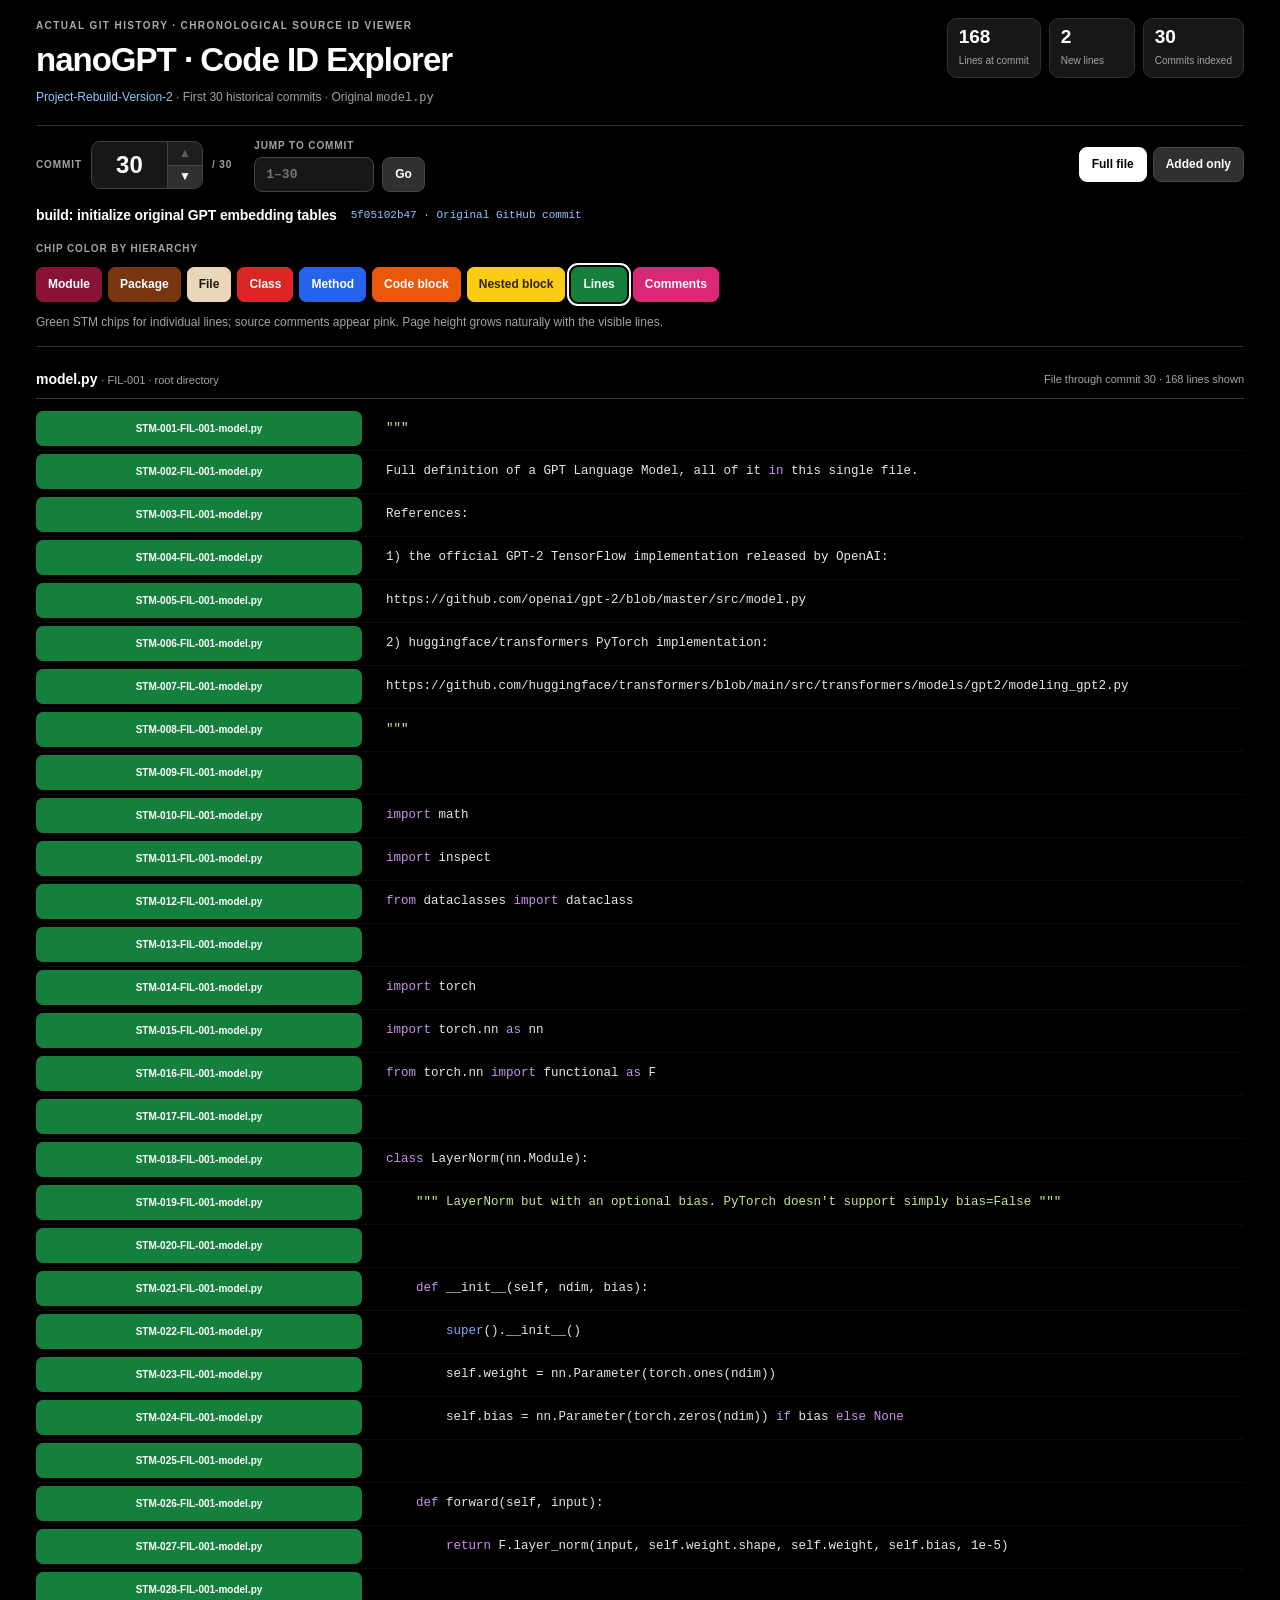
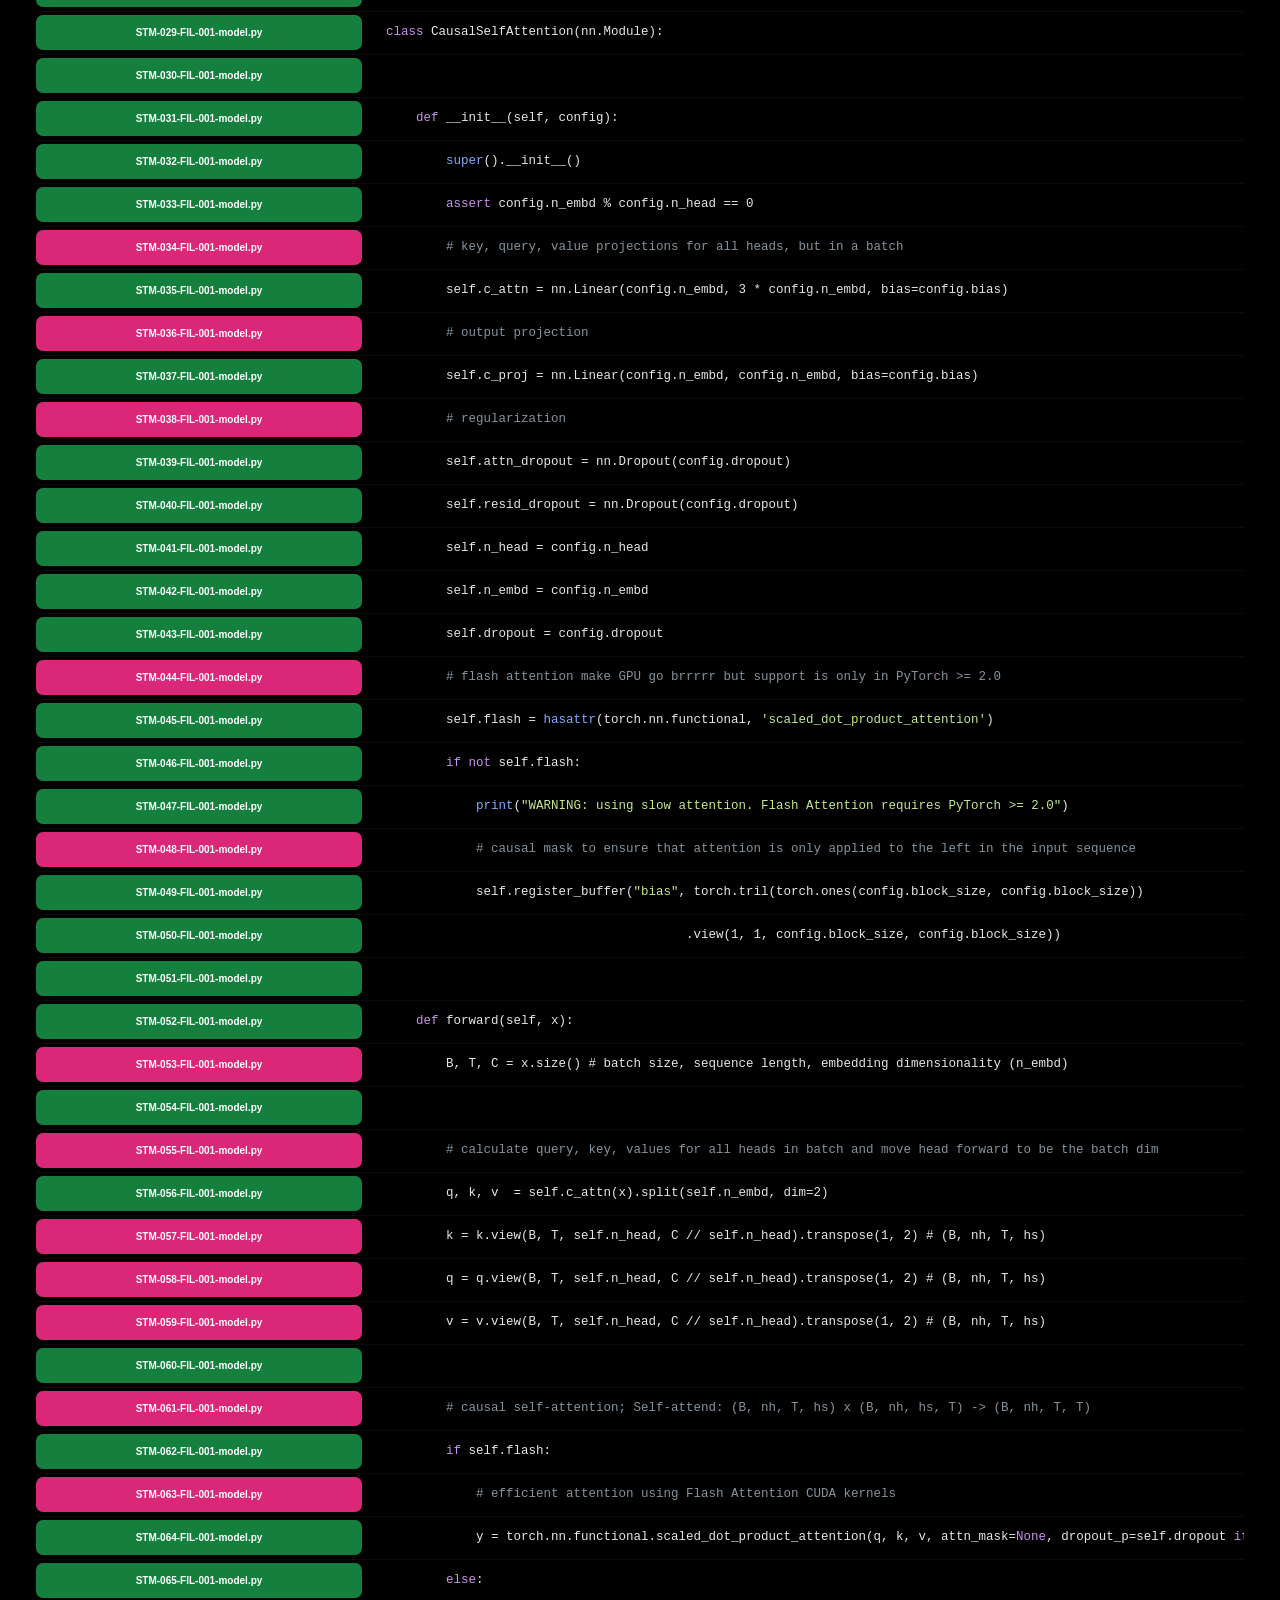
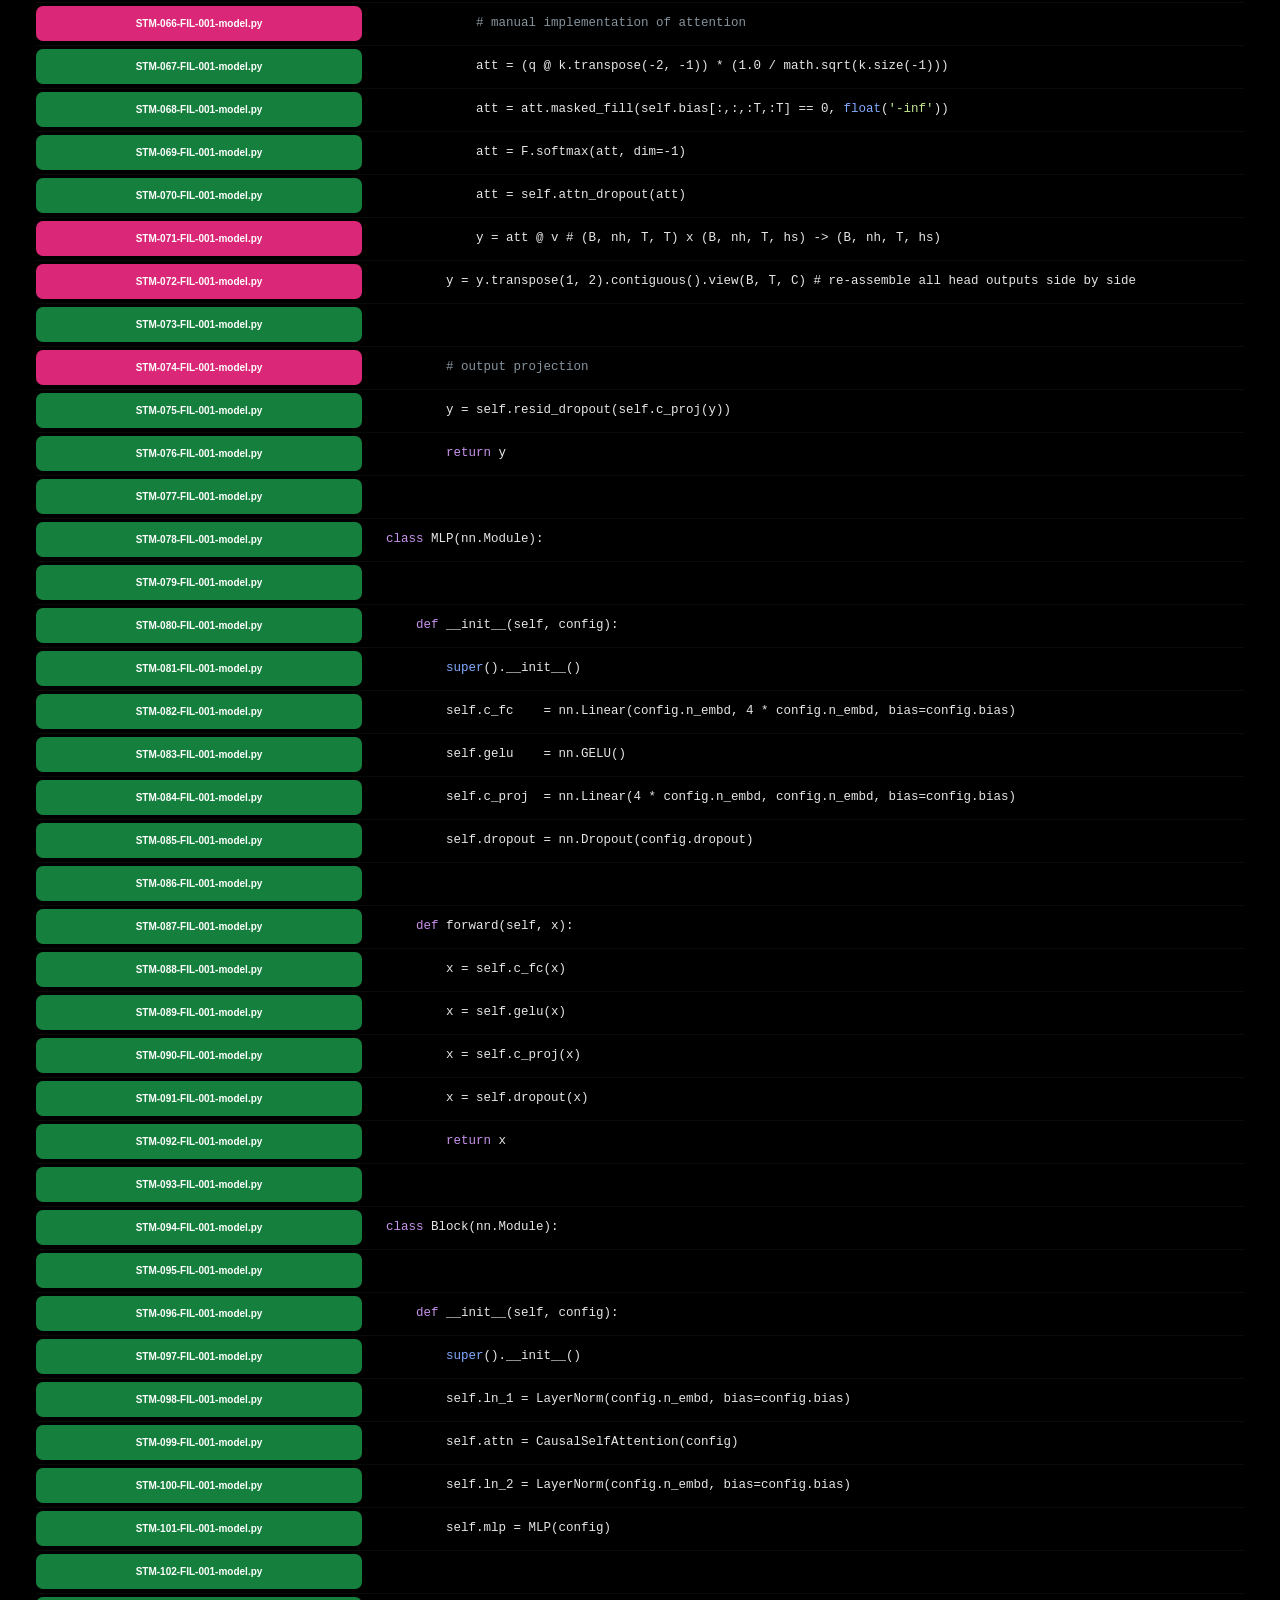
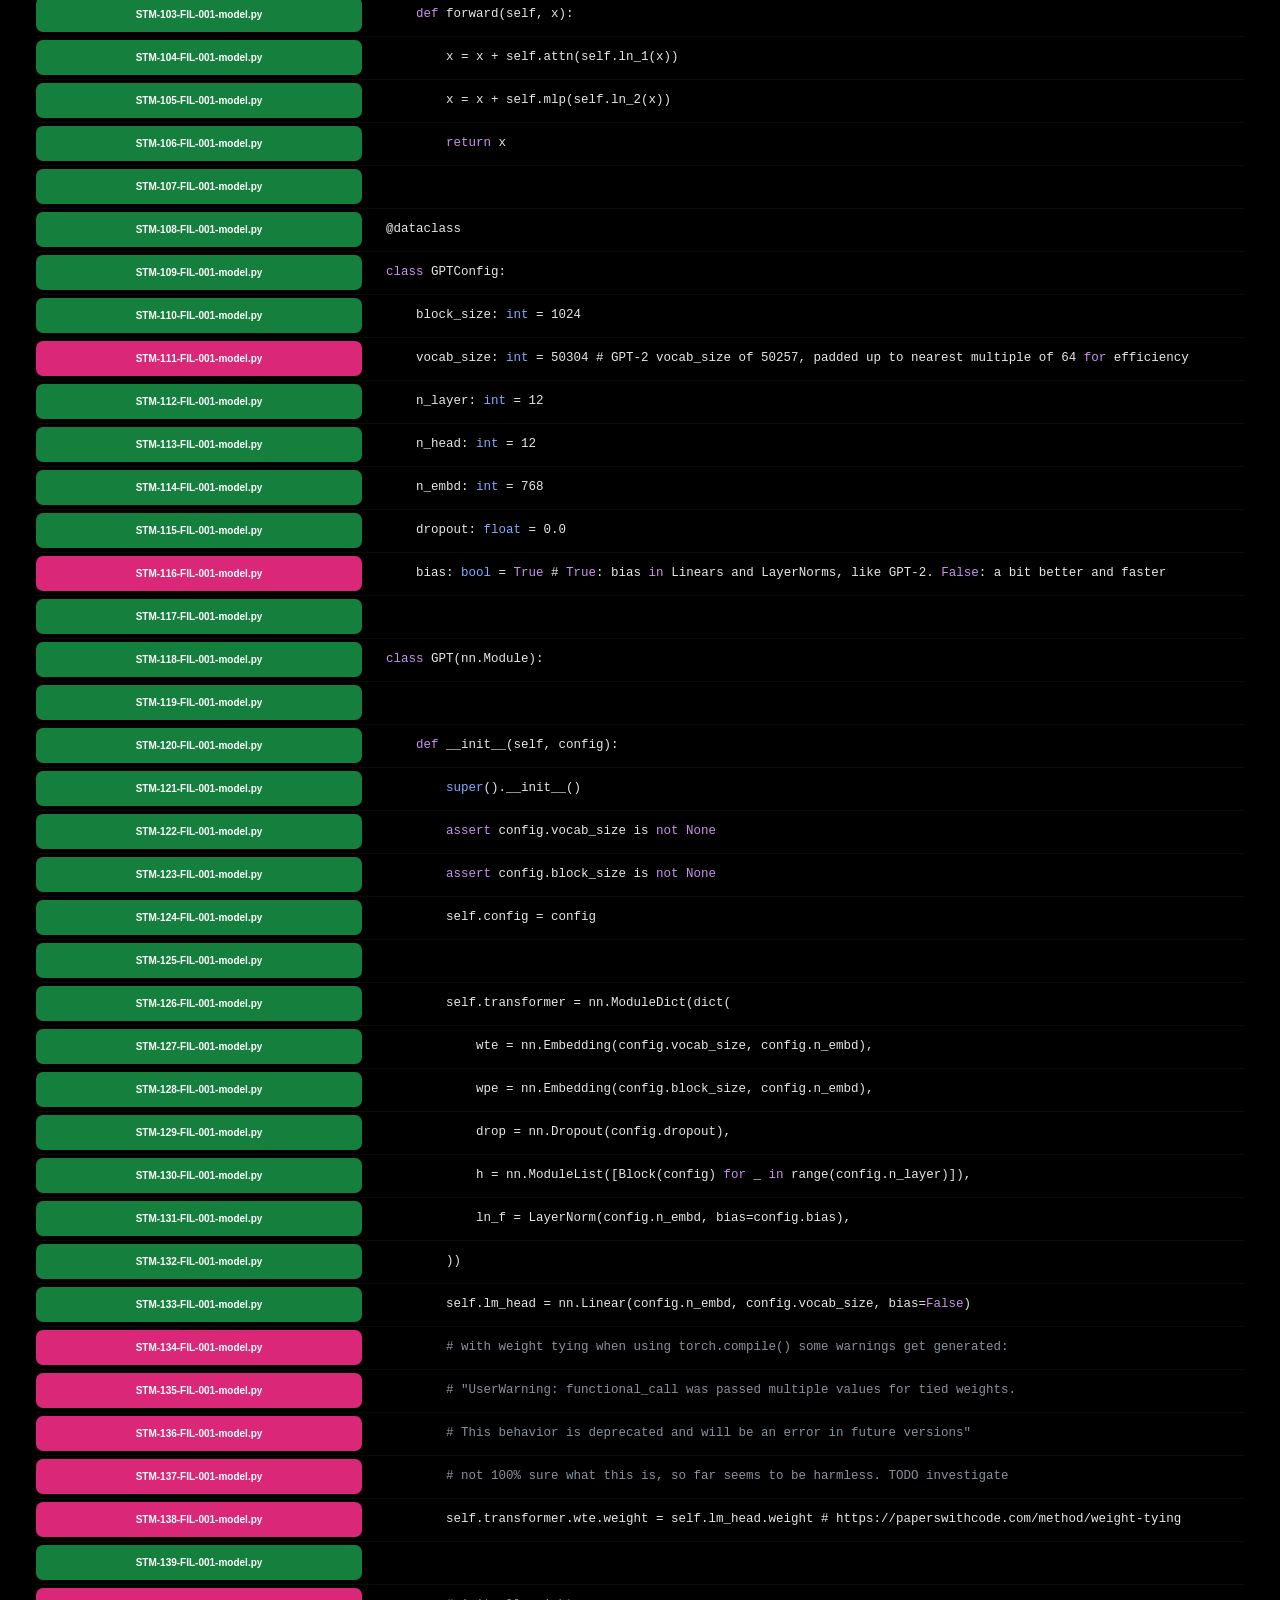
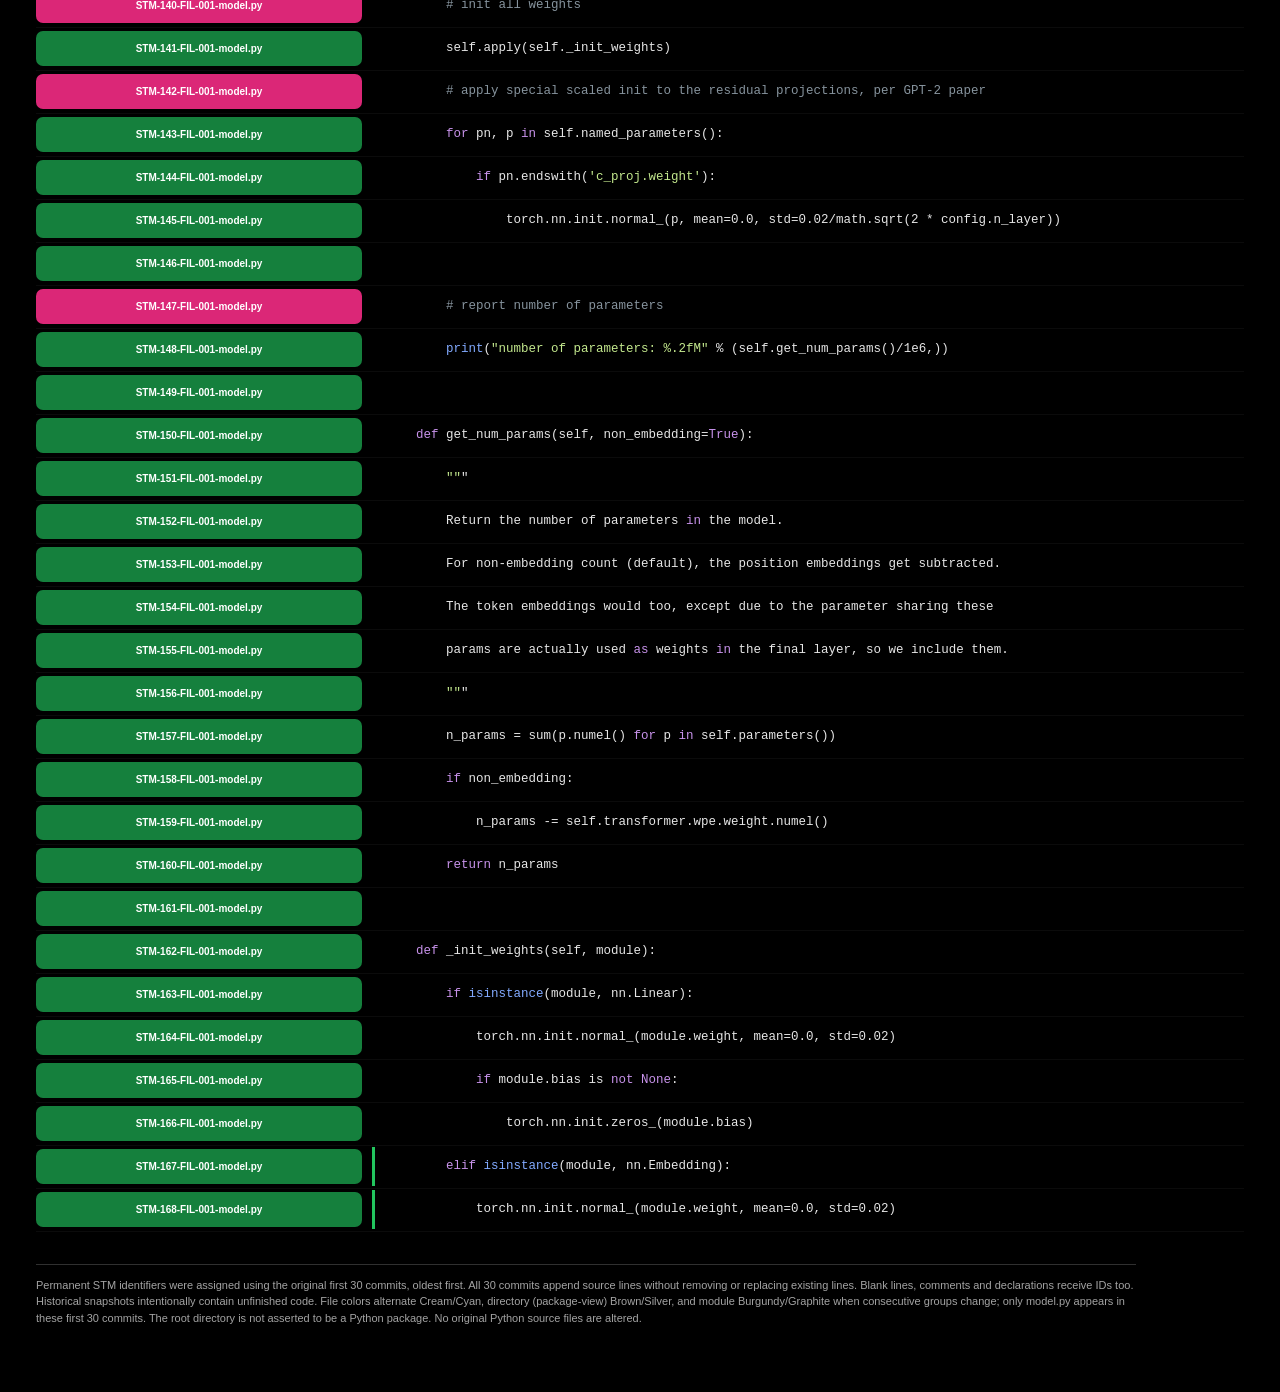
<file: AI-CODE-VIEWER-HANDOVER/reference/EXTENDED-30-BEFORE-COMMENT-FIX.html>
<!doctype html>
<html lang="en"><head><meta charset="utf-8"><meta name="viewport" content="width=device-width,initial-scale=1">
<meta name="theme-color" content="#000000"><title>nanoGPT · First 30 commits · Code ID Explorer</title>
<style>
:root{color-scheme:dark;--bg:#000000;--panel:#171717;--button:#303030;--border:#383838;--muted:#A3A3A3;--text:#FFFFFF;
--class:#DC2626;--method:#2563EB;--block:#EA580C;--nested:#FACC15;--line:#15803D;--comment:#DB2777;
--file1:#EAD7B7;--file2:#06B6D4;--package1:#78350F;--package2:#94A3B8;--module1:#881337;--module2:#52525B}
*{box-sizing:border-box}html{scroll-behavior:auto}body{margin:0;background:var(--bg);color:var(--text);font:14px/1.5 Roboto,Arial,system-ui,sans-serif}
.page{max-width:1480px;margin:0 auto;padding:18px clamp(12px,3vw,36px) 56px}
h1{font-size:clamp(23px,3.6vw,33px);letter-spacing:-.03em;margin:2px 0 3px}
.eyebrow{text-transform:uppercase;letter-spacing:.14em;color:#aaa;font-size:10px;font-weight:750}
.head{display:flex;justify-content:space-between;align-items:flex-start;gap:15px;flex-wrap:wrap}
.subtitle{font-size:12px;color:#a3a3a3;margin:0}a{color:#93c5fd;text-decoration:none}a:hover{text-decoration:underline}
.stats{display:flex;gap:8px;flex-wrap:wrap}.stat{border:1px solid #303030;background:#171717;padding:7px 11px;border-radius:10px;min-width:86px}
.stat b{display:block;font:750 19px/1.2 Roboto,Arial,sans-serif;font-variant-numeric:tabular-nums}.stat span{font-size:10px;color:#a3a3a3}
.navbar{margin-top:18px;padding:12px 0 14px;border-top:1px solid #303030;border-bottom:1px solid #303030}
.nav-top{display:flex;align-items:center;gap:16px 22px;flex-wrap:wrap}
.stepper{display:flex;gap:9px;align-items:center}
.section-label{text-transform:uppercase;color:#a3a3a3;font-size:10px;letter-spacing:.09em;font-weight:800}
.stepper-body{display:flex;align-items:center;background:#171717;border:1px solid #414141;border-radius:9px;overflow:hidden}
.commit-number{min-width:75px;text-align:center;font-weight:800;font-size:24px;font-variant-numeric:tabular-nums;line-height:1;padding:10px}
.stepper-buttons{display:flex;flex-direction:column;border-left:1px solid #414141}
button{font:650 12px/1.2 Roboto,Arial,system-ui,sans-serif;background:#303030;color:#fff;border:1px solid #454545;border-radius:8px;padding:9px 12px;min-height:35px;cursor:pointer}
button:hover:not(:disabled){filter:brightness(1.23)}
button:focus-visible,input:focus-visible,a:focus-visible{outline:2px solid #93c5fd;outline-offset:2px}
button:disabled{opacity:.3;cursor:not-allowed}
.stepper-buttons button{min-height:22px;height:23px;min-width:34px;border:0;border-radius:0;background:#303030;padding:0 7px;font-size:12px}
.stepper-buttons button+button{border-top:1px solid #454545}
.jump{display:flex;align-items:end;gap:8px;flex-wrap:wrap}
.jump-input-wrap{display:flex;flex-direction:column;gap:4px}
.jump input{width:120px;background:#171717;border:1px solid #454545;color:#fff;border-radius:8px;padding:9px 11px;font:600 13px ui-monospace,SFMono-Regular,Consolas,monospace;min-height:35px}
.nav-modes{display:flex;gap:6px;margin-left:auto;flex-wrap:wrap}
.mode[aria-pressed="true"]{background:#fff;color:#000;border-color:#fff}
.context{display:flex;align-items:center;gap:8px 14px;flex-wrap:wrap;margin-top:13px}
.commit-title{font-weight:750;font-size:14px;letter-spacing:-.01em}
.hash{font:11px/1.3 ui-monospace,SFMono-Regular,Consolas,monospace}
.levels{display:flex;gap:6px;flex-wrap:wrap;margin-top:11px}
.level{--c:#15803D;background:var(--c);color:var(--fg,#fff);border-color:var(--c);white-space:nowrap;padding:8px 11px;border-radius:7px}
.level[aria-pressed="true"]{outline:2px solid #fff;outline-offset:2px}
.hint{color:#a3a3a3;font-size:12px;margin:12px 0 0;line-height:1.45;min-height:18px}
.source-heading{display:flex;align-items:center;justify-content:space-between;flex-wrap:wrap;gap:12px;border-bottom:1px solid #383838;padding:18px 0 8px;margin-top:4px}
.source-heading strong{font-size:14px}.source-heading .muted{font-size:11px;color:#a3a3a3}
.code-frame{width:100%;overflow-x:auto;overflow-y:visible;scrollbar-color:#5b5b5b #111}
.code-grid{min-width:930px;padding:9px 0 12px}
.code-row{display:grid;grid-template-columns:336px minmax(570px,1fr);align-items:center;min-height:43px;border-bottom:1px solid rgba(255,255,255,.042)}
.code-row:hover{background:#101010}
.code-row.changed .source-code{box-shadow:inset 3px 0 #22c55e}
.chip-cell{position:sticky;left:0;z-index:1;background:#000;padding:2px 10px 2px 0}
.code-row:hover .chip-cell{background:#101010}
.chip{background:var(--chip-bg,#15803D);color:var(--chip-fg,#fff);border-radius:7px;min-height:35px;display:flex;flex-direction:column;align-items:center;justify-content:center;text-align:center;gap:1px;padding:5px 7px;width:100%;max-width:326px}
.chip .id{font:700 10px/1.3 Roboto,Arial,system-ui,sans-serif;white-space:nowrap}
.chip .label{font:800 9.5px/1.25 Roboto,Arial,system-ui,sans-serif;overflow:hidden;text-overflow:ellipsis;white-space:nowrap;max-width:100%;letter-spacing:.01em}
.source-code{white-space:pre;tab-size:4;min-width:max-content;padding:8px 14px;font:12.5px/1.8 'JetBrains Mono','Fira Code',Consolas,'Liberation Mono',monospace;color:#e6e6e6}
.keyword{color:#c792ea}.string{color:#c3e88d}.comment-text{color:#86939d}.builtin{color:#82aaff}.number{color:#f78c6c}
.footer{font-size:11px;color:#a3a3a3;border-top:1px solid #303030;margin-top:20px;padding-top:12px;max-width:1100px}
@media(max-width:720px){
.page{padding:12px 10px 35px}.stat{min-width:78px}.nav-modes{margin-left:0}
.code-grid{min-width:830px}.code-row{grid-template-columns:276px minmax(550px,1fr)}
.chip{max-width:268px}.chip .id{font-size:8.8px}.source-code{font-size:11.5px}.jump input{width:104px}
}</style></head>
<body><main class="page">
<header class="head"><div><div class="eyebrow">Actual Git history · Chronological source ID viewer</div>
<h1>nanoGPT · Code ID Explorer</h1>
<p class="subtitle"><a href="https://github.com/sabareeshrao/Project-Rebuild-Version-2" target="_blank" rel="noopener">Project-Rebuild-Version-2</a> · First 30 historical commits · Original <code>model.py</code></p></div>
<div class="stats"><div class="stat"><b id="total">168</b><span>Lines at commit</span></div><div class="stat"><b id="added-stat">2</b><span>New lines</span></div><div class="stat"><b>30</b><span>Commits indexed</span></div></div></header>
<section class="navbar" aria-label="Commit and hierarchy navigation">
<div class="nav-top">
<div class="stepper"><span class="section-label">Commit</span><div class="stepper-body">
<div id="commit-number" class="commit-number" aria-live="polite">30</div>
<div class="stepper-buttons"><button id="up" aria-label="Next commit" title="Next commit">▲</button><button id="down" aria-label="Previous commit" title="Previous commit">▼</button></div>
</div><span class="section-label">/ 30</span></div>
<form id="jump-form" class="jump"><div class="jump-input-wrap"><label for="jump-input" class="section-label">Jump to commit</label>
<input id="jump-input" type="number" min="1" max="30" step="1" placeholder="1–30" inputmode="numeric" required></div>
<button type="submit">Go</button></form>
<div class="nav-modes"><button class="mode" id="full" aria-pressed="true">Full file</button><button class="mode" id="added" aria-pressed="false">Added only</button></div>
</div>
<div class="context"><span class="commit-title" id="commit-title"></span><a id="commit-sha" class="hash" target="_blank" rel="noopener"></a></div>
<div class="section-label" style="margin-top:15px">CHIP COLOR BY HIERARCHY</div>
<div id="levels" class="levels">
<button class="level" data-kind="module" style="--c:#881337" aria-pressed="false">Module</button>
<button class="level" data-kind="package" style="--c:#78350F" aria-pressed="false">Package</button>
<button class="level" data-kind="file" style="--c:#EAD7B7;--fg:#171717" aria-pressed="false">File</button>
<button class="level" data-kind="class" style="--c:#DC2626" aria-pressed="false">Class</button>
<button class="level" data-kind="method" style="--c:#2563EB" aria-pressed="false">Method</button>
<button class="level" data-kind="block" style="--c:#EA580C" aria-pressed="false">Code block</button>
<button class="level" data-kind="nested" style="--c:#FACC15;--fg:#302400" aria-pressed="false">Nested block</button>
<button class="level" data-kind="line" style="--c:#15803D" aria-pressed="true">Lines</button>
<button class="level" data-kind="comment" style="--c:#DB2777" aria-pressed="false">Comments</button></div>
<p class="hint" id="hint" aria-live="polite"></p>
</section>
<section aria-label="Historical source code">
<div class="source-heading"><div><strong>model.py</strong> <span class="muted">· FIL-001 · root directory</span></div>
<span class="muted" id="source-status"></span></div>
<div class="code-frame" id="code-frame"><div class="code-grid" id="code-grid"></div></div>
</section>
<p class="footer">Permanent STM identifiers were assigned using the original first 30 commits, oldest first. All 30 commits append source lines without removing or replacing existing lines. Blank lines, comments and declarations receive IDs too. Historical snapshots intentionally contain unfinished code. File colors alternate Cream/Cyan, directory (package-view) Brown/Silver, and module Burgundy/Graphite when consecutive groups change; only model.py appears in these first 30 commits. The root directory is not asserted to be a Python package. No original Python source files are altered.</p>
</main><script id="historical-source" type="application/json">{"repo":"sabareeshrao/Project-Rebuild-Version-2","file":"model.py","fileId":"FIL-001","commits":[{"n":1,"sha":"cac2c626c007c5a5bb298f001a9efa7091a313ca","title":"start original nanoGPT model module header","message":"build: start original nanoGPT model module header","added":8,"total":8,"url":"https://github.com/sabareeshrao/Project-Rebuild-Version-2/commit/cac2c626c007c5a5bb298f001a9efa7091a313ca"},{"n":2,"sha":"1b0b2d229884d905b7c736112345c520f2250a34","title":"introduce original GPT model imports","message":"build: introduce original GPT model imports","added":8,"total":16,"url":"https://github.com/sabareeshrao/Project-Rebuild-Version-2/commit/1b0b2d229884d905b7c736112345c520f2250a34"},{"n":3,"sha":"7515b19bf95404294b3ca6a6ab0b22d829fff7df","title":"declare original optional-bias LayerNorm","message":"build: declare original optional-bias LayerNorm","added":4,"total":20,"url":"https://github.com/sabareeshrao/Project-Rebuild-Version-2/commit/7515b19bf95404294b3ca6a6ab0b22d829fff7df"},{"n":4,"sha":"ac18d044565fa9cd11f10ff88b5e9395a979bf9e","title":"initialize learnable LayerNorm scale and bias","message":"build: initialize learnable LayerNorm scale and bias","added":4,"total":24,"url":"https://github.com/sabareeshrao/Project-Rebuild-Version-2/commit/ac18d044565fa9cd11f10ff88b5e9395a979bf9e"},{"n":5,"sha":"feb101a3c891690892790bc0c362cb1666c2a385","title":"complete original LayerNorm forward calculation","message":"build: complete original LayerNorm forward calculation","added":3,"total":27,"url":"https://github.com/sabareeshrao/Project-Rebuild-Version-2/commit/feb101a3c891690892790bc0c362cb1666c2a385"},{"n":6,"sha":"9db19cfc88373aba66663b88f453121a8d58c4b1","title":"declare original causal self-attention projections","message":"build: declare original causal self-attention projections","added":6,"total":33,"url":"https://github.com/sabareeshrao/Project-Rebuild-Version-2/commit/9db19cfc88373aba66663b88f453121a8d58c4b1"},{"n":7,"sha":"cb6a068138863bda2adf018d727588fd11e19cc6","title":"configure packed QKV and output projection","message":"build: configure packed QKV and output projection","added":4,"total":37,"url":"https://github.com/sabareeshrao/Project-Rebuild-Version-2/commit/cb6a068138863bda2adf018d727588fd11e19cc6"},{"n":8,"sha":"596e8c5dfc066e3a9b90245c9db3e2f1c7b73731","title":"configure attention dropout and head metadata","message":"build: configure attention dropout and head metadata","added":6,"total":43,"url":"https://github.com/sabareeshrao/Project-Rebuild-Version-2/commit/596e8c5dfc066e3a9b90245c9db3e2f1c7b73731"},{"n":9,"sha":"1143003f280676a06cf33ea738d9f5070024244d","title":"detect PyTorch scaled dot-product attention","message":"build: detect PyTorch scaled dot-product attention","added":2,"total":45,"url":"https://github.com/sabareeshrao/Project-Rebuild-Version-2/commit/1143003f280676a06cf33ea738d9f5070024244d"},{"n":10,"sha":"03f761745efe3006334eab8f1bd8af02062891a3","title":"register original manual causal mask fallback","message":"build: register original manual causal mask fallback","added":5,"total":50,"url":"https://github.com/sabareeshrao/Project-Rebuild-Version-2/commit/03f761745efe3006334eab8f1bd8af02062891a3"},{"n":11,"sha":"804c657b5c8f1bb5df5909b0fd67437a30dd5236","title":"start original causal attention forward pass","message":"build: start original causal attention forward pass","added":4,"total":54,"url":"https://github.com/sabareeshrao/Project-Rebuild-Version-2/commit/804c657b5c8f1bb5df5909b0fd67437a30dd5236"},{"n":12,"sha":"42288e37d76d41404f0173056b664493f64f39e8","title":"split QKV into individual attention heads","message":"build: split QKV into individual attention heads","added":6,"total":60,"url":"https://github.com/sabareeshrao/Project-Rebuild-Version-2/commit/42288e37d76d41404f0173056b664493f64f39e8"},{"n":13,"sha":"e7e9d63f05aba8ec8fb2fc63de0634bcbf7fc7f3","title":"apply causal scaled dot-product attention","message":"build: apply causal scaled dot-product attention","added":4,"total":64,"url":"https://github.com/sabareeshrao/Project-Rebuild-Version-2/commit/e7e9d63f05aba8ec8fb2fc63de0634bcbf7fc7f3"},{"n":14,"sha":"915dae9f834f6787c6c9de34b8261ad0f872c452","title":"implement original manual attention fallback","message":"build: implement original manual attention fallback","added":7,"total":71,"url":"https://github.com/sabareeshrao/Project-Rebuild-Version-2/commit/915dae9f834f6787c6c9de34b8261ad0f872c452"},{"n":15,"sha":"af0f71fda3840a543379f9e075d032a77d5380f1","title":"combine attention heads and output projection","message":"build: combine attention heads and output projection","added":5,"total":76,"url":"https://github.com/sabareeshrao/Project-Rebuild-Version-2/commit/af0f71fda3840a543379f9e075d032a77d5380f1"},{"n":16,"sha":"af508e60e993883b8991763ab189fa9743b2ef68","title":"introduce original GPT feed-forward expansion","message":"build: introduce original GPT feed-forward expansion","added":6,"total":82,"url":"https://github.com/sabareeshrao/Project-Rebuild-Version-2/commit/af508e60e993883b8991763ab189fa9743b2ef68"},{"n":17,"sha":"279441476aafb713c0bc1714dd3342c347ff8cc6","title":"configure GELU projection and residual dropout","message":"build: configure GELU projection and residual dropout","added":3,"total":85,"url":"https://github.com/sabareeshrao/Project-Rebuild-Version-2/commit/279441476aafb713c0bc1714dd3342c347ff8cc6"},{"n":18,"sha":"0b0ca1bb0b2d493e7eaa7ac55ff94bd27feecc52","title":"complete original GPT MLP forward pass","message":"build: complete original GPT MLP forward pass","added":7,"total":92,"url":"https://github.com/sabareeshrao/Project-Rebuild-Version-2/commit/0b0ca1bb0b2d493e7eaa7ac55ff94bd27feecc52"},{"n":19,"sha":"df5a6ba78e145417f78dd84031ca4916976fdebc","title":"assemble pre-normalized transformer attention block","message":"build: assemble pre-normalized transformer attention block","added":7,"total":99,"url":"https://github.com/sabareeshrao/Project-Rebuild-Version-2/commit/df5a6ba78e145417f78dd84031ca4916976fdebc"},{"n":20,"sha":"bccb7b302de8c395cb99ebfc6b0d8730aead2b23","title":"complete original residual transformer block","message":"build: complete original residual transformer block","added":7,"total":106,"url":"https://github.com/sabareeshrao/Project-Rebuild-Version-2/commit/bccb7b302de8c395cb99ebfc6b0d8730aead2b23"},{"n":21,"sha":"c930821239e049ffd06ce30a4d883bc7d266c0e0","title":"declare original GPT hyperparameter dataclass","message":"build: declare original GPT hyperparameter dataclass","added":10,"total":116,"url":"https://github.com/sabareeshrao/Project-Rebuild-Version-2/commit/c930821239e049ffd06ce30a4d883bc7d266c0e0"},{"n":22,"sha":"4f30c0e266202b2bf2d5f8e6203276e1f37a324a","title":"introduce original GPT model container","message":"build: introduce original GPT model container","added":8,"total":124,"url":"https://github.com/sabareeshrao/Project-Rebuild-Version-2/commit/4f30c0e266202b2bf2d5f8e6203276e1f37a324a"},{"n":23,"sha":"14ff811954741b57322f47f423ddbd7a9bffaf8f","title":"assemble embeddings transformer blocks and normalization","message":"build: assemble embeddings transformer blocks and normalization","added":8,"total":132,"url":"https://github.com/sabareeshrao/Project-Rebuild-Version-2/commit/14ff811954741b57322f47f423ddbd7a9bffaf8f"},{"n":24,"sha":"b7269301fa3c7231241862244ed2335b8eed8e2d","title":"tie original token embedding and output projection weights","message":"build: tie original token embedding and output projection weights","added":6,"total":138,"url":"https://github.com/sabareeshrao/Project-Rebuild-Version-2/commit/b7269301fa3c7231241862244ed2335b8eed8e2d"},{"n":25,"sha":"5010ef5f3e376575ed6fc2ee6f7f158af7a8aad5","title":"initialize original GPT residual projection weights","message":"build: initialize original GPT residual projection weights","added":7,"total":145,"url":"https://github.com/sabareeshrao/Project-Rebuild-Version-2/commit/5010ef5f3e376575ed6fc2ee6f7f158af7a8aad5"},{"n":26,"sha":"dfdcb6c970d8985c9edb82ff2971aebbae8172c9","title":"report original model parameter count","message":"build: report original model parameter count","added":3,"total":148,"url":"https://github.com/sabareeshrao/Project-Rebuild-Version-2/commit/dfdcb6c970d8985c9edb82ff2971aebbae8172c9"},{"n":27,"sha":"ee3a8af0098613bd6cbd8c65954211a5d2ef4b5b","title":"document original GPT parameter count calculation","message":"build: document original GPT parameter count calculation","added":8,"total":156,"url":"https://github.com/sabareeshrao/Project-Rebuild-Version-2/commit/ee3a8af0098613bd6cbd8c65954211a5d2ef4b5b"},{"n":28,"sha":"c10bbb83f5a3111e763a888dff17484207485247","title":"count GPT parameters excluding positional embeddings","message":"build: count GPT parameters excluding positional embeddings","added":4,"total":160,"url":"https://github.com/sabareeshrao/Project-Rebuild-Version-2/commit/c10bbb83f5a3111e763a888dff17484207485247"},{"n":29,"sha":"79d614d152cc9d4a076adf41214667438670887a","title":"initialize linear layer weights and optional biases","message":"build: initialize linear layer weights and optional biases","added":6,"total":166,"url":"https://github.com/sabareeshrao/Project-Rebuild-Version-2/commit/79d614d152cc9d4a076adf41214667438670887a"},{"n":30,"sha":"5f05102b47878b6f367b648613a5aef68f14122f","title":"initialize original GPT embedding tables","message":"build: initialize original GPT embedding tables","added":2,"total":168,"url":"https://github.com/sabareeshrao/Project-Rebuild-Version-2/commit/5f05102b47878b6f367b648613a5aef68f14122f"}],"lines":[{"n":1,"text":"\"\"\"","firstCommit":1,"id":"STM-001-FIL-001-model.py","file":"model.py","fileId":"FIL-001","module":"model","moduleId":"MOD-001","directory":"(repository root)","directoryId":"DIR-001"},{"n":2,"text":"Full definition of a GPT Language Model, all of it in this single file.","firstCommit":1,"id":"STM-002-FIL-001-model.py","file":"model.py","fileId":"FIL-001","module":"model","moduleId":"MOD-001","directory":"(repository root)","directoryId":"DIR-001"},{"n":3,"text":"References:","firstCommit":1,"id":"STM-003-FIL-001-model.py","file":"model.py","fileId":"FIL-001","module":"model","moduleId":"MOD-001","directory":"(repository root)","directoryId":"DIR-001"},{"n":4,"text":"1) the official GPT-2 TensorFlow implementation released by OpenAI:","firstCommit":1,"id":"STM-004-FIL-001-model.py","file":"model.py","fileId":"FIL-001","module":"model","moduleId":"MOD-001","directory":"(repository root)","directoryId":"DIR-001"},{"n":5,"text":"https://github.com/openai/gpt-2/blob/master/src/model.py","firstCommit":1,"id":"STM-005-FIL-001-model.py","file":"model.py","fileId":"FIL-001","module":"model","moduleId":"MOD-001","directory":"(repository root)","directoryId":"DIR-001"},{"n":6,"text":"2) huggingface/transformers PyTorch implementation:","firstCommit":1,"id":"STM-006-FIL-001-model.py","file":"model.py","fileId":"FIL-001","module":"model","moduleId":"MOD-001","directory":"(repository root)","directoryId":"DIR-001"},{"n":7,"text":"https://github.com/huggingface/transformers/blob/main/src/transformers/models/gpt2/modeling_gpt2.py","firstCommit":1,"id":"STM-007-FIL-001-model.py","file":"model.py","fileId":"FIL-001","module":"model","moduleId":"MOD-001","directory":"(repository root)","directoryId":"DIR-001"},{"n":8,"text":"\"\"\"","firstCommit":1,"id":"STM-008-FIL-001-model.py","file":"model.py","fileId":"FIL-001","module":"model","moduleId":"MOD-001","directory":"(repository root)","directoryId":"DIR-001"},{"n":9,"text":"","firstCommit":2,"id":"STM-009-FIL-001-model.py","file":"model.py","fileId":"FIL-001","module":"model","moduleId":"MOD-001","directory":"(repository root)","directoryId":"DIR-001"},{"n":10,"text":"import math","firstCommit":2,"id":"STM-010-FIL-001-model.py","file":"model.py","fileId":"FIL-001","module":"model","moduleId":"MOD-001","directory":"(repository root)","directoryId":"DIR-001"},{"n":11,"text":"import inspect","firstCommit":2,"id":"STM-011-FIL-001-model.py","file":"model.py","fileId":"FIL-001","module":"model","moduleId":"MOD-001","directory":"(repository root)","directoryId":"DIR-001"},{"n":12,"text":"from dataclasses import dataclass","firstCommit":2,"id":"STM-012-FIL-001-model.py","file":"model.py","fileId":"FIL-001","module":"model","moduleId":"MOD-001","directory":"(repository root)","directoryId":"DIR-001"},{"n":13,"text":"","firstCommit":2,"id":"STM-013-FIL-001-model.py","file":"model.py","fileId":"FIL-001","module":"model","moduleId":"MOD-001","directory":"(repository root)","directoryId":"DIR-001"},{"n":14,"text":"import torch","firstCommit":2,"id":"STM-014-FIL-001-model.py","file":"model.py","fileId":"FIL-001","module":"model","moduleId":"MOD-001","directory":"(repository root)","directoryId":"DIR-001"},{"n":15,"text":"import torch.nn as nn","firstCommit":2,"id":"STM-015-FIL-001-model.py","file":"model.py","fileId":"FIL-001","module":"model","moduleId":"MOD-001","directory":"(repository root)","directoryId":"DIR-001"},{"n":16,"text":"from torch.nn import functional as F","firstCommit":2,"id":"STM-016-FIL-001-model.py","file":"model.py","fileId":"FIL-001","module":"model","moduleId":"MOD-001","directory":"(repository root)","directoryId":"DIR-001"},{"n":17,"text":"","firstCommit":3,"id":"STM-017-FIL-001-model.py","file":"model.py","fileId":"FIL-001","module":"model","moduleId":"MOD-001","directory":"(repository root)","directoryId":"DIR-001"},{"n":18,"text":"class LayerNorm(nn.Module):","firstCommit":3,"id":"STM-018-FIL-001-model.py","file":"model.py","fileId":"FIL-001","module":"model","moduleId":"MOD-001","directory":"(repository root)","directoryId":"DIR-001"},{"n":19,"text":"    \"\"\" LayerNorm but with an optional bias. PyTorch doesn't support simply bias=False \"\"\"","firstCommit":3,"id":"STM-019-FIL-001-model.py","file":"model.py","fileId":"FIL-001","module":"model","moduleId":"MOD-001","directory":"(repository root)","directoryId":"DIR-001"},{"n":20,"text":"","firstCommit":3,"id":"STM-020-FIL-001-model.py","file":"model.py","fileId":"FIL-001","module":"model","moduleId":"MOD-001","directory":"(repository root)","directoryId":"DIR-001"},{"n":21,"text":"    def __init__(self, ndim, bias):","firstCommit":4,"id":"STM-021-FIL-001-model.py","file":"model.py","fileId":"FIL-001","module":"model","moduleId":"MOD-001","directory":"(repository root)","directoryId":"DIR-001"},{"n":22,"text":"        super().__init__()","firstCommit":4,"id":"STM-022-FIL-001-model.py","file":"model.py","fileId":"FIL-001","module":"model","moduleId":"MOD-001","directory":"(repository root)","directoryId":"DIR-001"},{"n":23,"text":"        self.weight = nn.Parameter(torch.ones(ndim))","firstCommit":4,"id":"STM-023-FIL-001-model.py","file":"model.py","fileId":"FIL-001","module":"model","moduleId":"MOD-001","directory":"(repository root)","directoryId":"DIR-001"},{"n":24,"text":"        self.bias = nn.Parameter(torch.zeros(ndim)) if bias else None","firstCommit":4,"id":"STM-024-FIL-001-model.py","file":"model.py","fileId":"FIL-001","module":"model","moduleId":"MOD-001","directory":"(repository root)","directoryId":"DIR-001"},{"n":25,"text":"","firstCommit":5,"id":"STM-025-FIL-001-model.py","file":"model.py","fileId":"FIL-001","module":"model","moduleId":"MOD-001","directory":"(repository root)","directoryId":"DIR-001"},{"n":26,"text":"    def forward(self, input):","firstCommit":5,"id":"STM-026-FIL-001-model.py","file":"model.py","fileId":"FIL-001","module":"model","moduleId":"MOD-001","directory":"(repository root)","directoryId":"DIR-001"},{"n":27,"text":"        return F.layer_norm(input, self.weight.shape, self.weight, self.bias, 1e-5)","firstCommit":5,"id":"STM-027-FIL-001-model.py","file":"model.py","fileId":"FIL-001","module":"model","moduleId":"MOD-001","directory":"(repository root)","directoryId":"DIR-001"},{"n":28,"text":"","firstCommit":6,"id":"STM-028-FIL-001-model.py","file":"model.py","fileId":"FIL-001","module":"model","moduleId":"MOD-001","directory":"(repository root)","directoryId":"DIR-001"},{"n":29,"text":"class CausalSelfAttention(nn.Module):","firstCommit":6,"id":"STM-029-FIL-001-model.py","file":"model.py","fileId":"FIL-001","module":"model","moduleId":"MOD-001","directory":"(repository root)","directoryId":"DIR-001"},{"n":30,"text":"","firstCommit":6,"id":"STM-030-FIL-001-model.py","file":"model.py","fileId":"FIL-001","module":"model","moduleId":"MOD-001","directory":"(repository root)","directoryId":"DIR-001"},{"n":31,"text":"    def __init__(self, config):","firstCommit":6,"id":"STM-031-FIL-001-model.py","file":"model.py","fileId":"FIL-001","module":"model","moduleId":"MOD-001","directory":"(repository root)","directoryId":"DIR-001"},{"n":32,"text":"        super().__init__()","firstCommit":6,"id":"STM-032-FIL-001-model.py","file":"model.py","fileId":"FIL-001","module":"model","moduleId":"MOD-001","directory":"(repository root)","directoryId":"DIR-001"},{"n":33,"text":"        assert config.n_embd % config.n_head == 0","firstCommit":6,"id":"STM-033-FIL-001-model.py","file":"model.py","fileId":"FIL-001","module":"model","moduleId":"MOD-001","directory":"(repository root)","directoryId":"DIR-001"},{"n":34,"text":"        # key, query, value projections for all heads, but in a batch","firstCommit":7,"id":"STM-034-FIL-001-model.py","file":"model.py","fileId":"FIL-001","module":"model","moduleId":"MOD-001","directory":"(repository root)","directoryId":"DIR-001"},{"n":35,"text":"        self.c_attn = nn.Linear(config.n_embd, 3 * config.n_embd, bias=config.bias)","firstCommit":7,"id":"STM-035-FIL-001-model.py","file":"model.py","fileId":"FIL-001","module":"model","moduleId":"MOD-001","directory":"(repository root)","directoryId":"DIR-001"},{"n":36,"text":"        # output projection","firstCommit":7,"id":"STM-036-FIL-001-model.py","file":"model.py","fileId":"FIL-001","module":"model","moduleId":"MOD-001","directory":"(repository root)","directoryId":"DIR-001"},{"n":37,"text":"        self.c_proj = nn.Linear(config.n_embd, config.n_embd, bias=config.bias)","firstCommit":7,"id":"STM-037-FIL-001-model.py","file":"model.py","fileId":"FIL-001","module":"model","moduleId":"MOD-001","directory":"(repository root)","directoryId":"DIR-001"},{"n":38,"text":"        # regularization","firstCommit":8,"id":"STM-038-FIL-001-model.py","file":"model.py","fileId":"FIL-001","module":"model","moduleId":"MOD-001","directory":"(repository root)","directoryId":"DIR-001"},{"n":39,"text":"        self.attn_dropout = nn.Dropout(config.dropout)","firstCommit":8,"id":"STM-039-FIL-001-model.py","file":"model.py","fileId":"FIL-001","module":"model","moduleId":"MOD-001","directory":"(repository root)","directoryId":"DIR-001"},{"n":40,"text":"        self.resid_dropout = nn.Dropout(config.dropout)","firstCommit":8,"id":"STM-040-FIL-001-model.py","file":"model.py","fileId":"FIL-001","module":"model","moduleId":"MOD-001","directory":"(repository root)","directoryId":"DIR-001"},{"n":41,"text":"        self.n_head = config.n_head","firstCommit":8,"id":"STM-041-FIL-001-model.py","file":"model.py","fileId":"FIL-001","module":"model","moduleId":"MOD-001","directory":"(repository root)","directoryId":"DIR-001"},{"n":42,"text":"        self.n_embd = config.n_embd","firstCommit":8,"id":"STM-042-FIL-001-model.py","file":"model.py","fileId":"FIL-001","module":"model","moduleId":"MOD-001","directory":"(repository root)","directoryId":"DIR-001"},{"n":43,"text":"        self.dropout = config.dropout","firstCommit":8,"id":"STM-043-FIL-001-model.py","file":"model.py","fileId":"FIL-001","module":"model","moduleId":"MOD-001","directory":"(repository root)","directoryId":"DIR-001"},{"n":44,"text":"        # flash attention make GPU go brrrrr but support is only in PyTorch >= 2.0","firstCommit":9,"id":"STM-044-FIL-001-model.py","file":"model.py","fileId":"FIL-001","module":"model","moduleId":"MOD-001","directory":"(repository root)","directoryId":"DIR-001"},{"n":45,"text":"        self.flash = hasattr(torch.nn.functional, 'scaled_dot_product_attention')","firstCommit":9,"id":"STM-045-FIL-001-model.py","file":"model.py","fileId":"FIL-001","module":"model","moduleId":"MOD-001","directory":"(repository root)","directoryId":"DIR-001"},{"n":46,"text":"        if not self.flash:","firstCommit":10,"id":"STM-046-FIL-001-model.py","file":"model.py","fileId":"FIL-001","module":"model","moduleId":"MOD-001","directory":"(repository root)","directoryId":"DIR-001"},{"n":47,"text":"            print(\"WARNING: using slow attention. Flash Attention requires PyTorch >= 2.0\")","firstCommit":10,"id":"STM-047-FIL-001-model.py","file":"model.py","fileId":"FIL-001","module":"model","moduleId":"MOD-001","directory":"(repository root)","directoryId":"DIR-001"},{"n":48,"text":"            # causal mask to ensure that attention is only applied to the left in the input sequence","firstCommit":10,"id":"STM-048-FIL-001-model.py","file":"model.py","fileId":"FIL-001","module":"model","moduleId":"MOD-001","directory":"(repository root)","directoryId":"DIR-001"},{"n":49,"text":"            self.register_buffer(\"bias\", torch.tril(torch.ones(config.block_size, config.block_size))","firstCommit":10,"id":"STM-049-FIL-001-model.py","file":"model.py","fileId":"FIL-001","module":"model","moduleId":"MOD-001","directory":"(repository root)","directoryId":"DIR-001"},{"n":50,"text":"                                        .view(1, 1, config.block_size, config.block_size))","firstCommit":10,"id":"STM-050-FIL-001-model.py","file":"model.py","fileId":"FIL-001","module":"model","moduleId":"MOD-001","directory":"(repository root)","directoryId":"DIR-001"},{"n":51,"text":"","firstCommit":11,"id":"STM-051-FIL-001-model.py","file":"model.py","fileId":"FIL-001","module":"model","moduleId":"MOD-001","directory":"(repository root)","directoryId":"DIR-001"},{"n":52,"text":"    def forward(self, x):","firstCommit":11,"id":"STM-052-FIL-001-model.py","file":"model.py","fileId":"FIL-001","module":"model","moduleId":"MOD-001","directory":"(repository root)","directoryId":"DIR-001"},{"n":53,"text":"        B, T, C = x.size() # batch size, sequence length, embedding dimensionality (n_embd)","firstCommit":11,"id":"STM-053-FIL-001-model.py","file":"model.py","fileId":"FIL-001","module":"model","moduleId":"MOD-001","directory":"(repository root)","directoryId":"DIR-001"},{"n":54,"text":"","firstCommit":11,"id":"STM-054-FIL-001-model.py","file":"model.py","fileId":"FIL-001","module":"model","moduleId":"MOD-001","directory":"(repository root)","directoryId":"DIR-001"},{"n":55,"text":"        # calculate query, key, values for all heads in batch and move head forward to be the batch dim","firstCommit":12,"id":"STM-055-FIL-001-model.py","file":"model.py","fileId":"FIL-001","module":"model","moduleId":"MOD-001","directory":"(repository root)","directoryId":"DIR-001"},{"n":56,"text":"        q, k, v  = self.c_attn(x).split(self.n_embd, dim=2)","firstCommit":12,"id":"STM-056-FIL-001-model.py","file":"model.py","fileId":"FIL-001","module":"model","moduleId":"MOD-001","directory":"(repository root)","directoryId":"DIR-001"},{"n":57,"text":"        k = k.view(B, T, self.n_head, C // self.n_head).transpose(1, 2) # (B, nh, T, hs)","firstCommit":12,"id":"STM-057-FIL-001-model.py","file":"model.py","fileId":"FIL-001","module":"model","moduleId":"MOD-001","directory":"(repository root)","directoryId":"DIR-001"},{"n":58,"text":"        q = q.view(B, T, self.n_head, C // self.n_head).transpose(1, 2) # (B, nh, T, hs)","firstCommit":12,"id":"STM-058-FIL-001-model.py","file":"model.py","fileId":"FIL-001","module":"model","moduleId":"MOD-001","directory":"(repository root)","directoryId":"DIR-001"},{"n":59,"text":"        v = v.view(B, T, self.n_head, C // self.n_head).transpose(1, 2) # (B, nh, T, hs)","firstCommit":12,"id":"STM-059-FIL-001-model.py","file":"model.py","fileId":"FIL-001","module":"model","moduleId":"MOD-001","directory":"(repository root)","directoryId":"DIR-001"},{"n":60,"text":"","firstCommit":12,"id":"STM-060-FIL-001-model.py","file":"model.py","fileId":"FIL-001","module":"model","moduleId":"MOD-001","directory":"(repository root)","directoryId":"DIR-001"},{"n":61,"text":"        # causal self-attention; Self-attend: (B, nh, T, hs) x (B, nh, hs, T) -> (B, nh, T, T)","firstCommit":13,"id":"STM-061-FIL-001-model.py","file":"model.py","fileId":"FIL-001","module":"model","moduleId":"MOD-001","directory":"(repository root)","directoryId":"DIR-001"},{"n":62,"text":"        if self.flash:","firstCommit":13,"id":"STM-062-FIL-001-model.py","file":"model.py","fileId":"FIL-001","module":"model","moduleId":"MOD-001","directory":"(repository root)","directoryId":"DIR-001"},{"n":63,"text":"            # efficient attention using Flash Attention CUDA kernels","firstCommit":13,"id":"STM-063-FIL-001-model.py","file":"model.py","fileId":"FIL-001","module":"model","moduleId":"MOD-001","directory":"(repository root)","directoryId":"DIR-001"},{"n":64,"text":"            y = torch.nn.functional.scaled_dot_product_attention(q, k, v, attn_mask=None, dropout_p=self.dropout if self.training else 0, is_causal=True)","firstCommit":13,"id":"STM-064-FIL-001-model.py","file":"model.py","fileId":"FIL-001","module":"model","moduleId":"MOD-001","directory":"(repository root)","directoryId":"DIR-001"},{"n":65,"text":"        else:","firstCommit":14,"id":"STM-065-FIL-001-model.py","file":"model.py","fileId":"FIL-001","module":"model","moduleId":"MOD-001","directory":"(repository root)","directoryId":"DIR-001"},{"n":66,"text":"            # manual implementation of attention","firstCommit":14,"id":"STM-066-FIL-001-model.py","file":"model.py","fileId":"FIL-001","module":"model","moduleId":"MOD-001","directory":"(repository root)","directoryId":"DIR-001"},{"n":67,"text":"            att = (q @ k.transpose(-2, -1)) * (1.0 / math.sqrt(k.size(-1)))","firstCommit":14,"id":"STM-067-FIL-001-model.py","file":"model.py","fileId":"FIL-001","module":"model","moduleId":"MOD-001","directory":"(repository root)","directoryId":"DIR-001"},{"n":68,"text":"            att = att.masked_fill(self.bias[:,:,:T,:T] == 0, float('-inf'))","firstCommit":14,"id":"STM-068-FIL-001-model.py","file":"model.py","fileId":"FIL-001","module":"model","moduleId":"MOD-001","directory":"(repository root)","directoryId":"DIR-001"},{"n":69,"text":"            att = F.softmax(att, dim=-1)","firstCommit":14,"id":"STM-069-FIL-001-model.py","file":"model.py","fileId":"FIL-001","module":"model","moduleId":"MOD-001","directory":"(repository root)","directoryId":"DIR-001"},{"n":70,"text":"            att = self.attn_dropout(att)","firstCommit":14,"id":"STM-070-FIL-001-model.py","file":"model.py","fileId":"FIL-001","module":"model","moduleId":"MOD-001","directory":"(repository root)","directoryId":"DIR-001"},{"n":71,"text":"            y = att @ v # (B, nh, T, T) x (B, nh, T, hs) -> (B, nh, T, hs)","firstCommit":14,"id":"STM-071-FIL-001-model.py","file":"model.py","fileId":"FIL-001","module":"model","moduleId":"MOD-001","directory":"(repository root)","directoryId":"DIR-001"},{"n":72,"text":"        y = y.transpose(1, 2).contiguous().view(B, T, C) # re-assemble all head outputs side by side","firstCommit":15,"id":"STM-072-FIL-001-model.py","file":"model.py","fileId":"FIL-001","module":"model","moduleId":"MOD-001","directory":"(repository root)","directoryId":"DIR-001"},{"n":73,"text":"","firstCommit":15,"id":"STM-073-FIL-001-model.py","file":"model.py","fileId":"FIL-001","module":"model","moduleId":"MOD-001","directory":"(repository root)","directoryId":"DIR-001"},{"n":74,"text":"        # output projection","firstCommit":15,"id":"STM-074-FIL-001-model.py","file":"model.py","fileId":"FIL-001","module":"model","moduleId":"MOD-001","directory":"(repository root)","directoryId":"DIR-001"},{"n":75,"text":"        y = self.resid_dropout(self.c_proj(y))","firstCommit":15,"id":"STM-075-FIL-001-model.py","file":"model.py","fileId":"FIL-001","module":"model","moduleId":"MOD-001","directory":"(repository root)","directoryId":"DIR-001"},{"n":76,"text":"        return y","firstCommit":15,"id":"STM-076-FIL-001-model.py","file":"model.py","fileId":"FIL-001","module":"model","moduleId":"MOD-001","directory":"(repository root)","directoryId":"DIR-001"},{"n":77,"text":"","firstCommit":16,"id":"STM-077-FIL-001-model.py","file":"model.py","fileId":"FIL-001","module":"model","moduleId":"MOD-001","directory":"(repository root)","directoryId":"DIR-001"},{"n":78,"text":"class MLP(nn.Module):","firstCommit":16,"id":"STM-078-FIL-001-model.py","file":"model.py","fileId":"FIL-001","module":"model","moduleId":"MOD-001","directory":"(repository root)","directoryId":"DIR-001"},{"n":79,"text":"","firstCommit":16,"id":"STM-079-FIL-001-model.py","file":"model.py","fileId":"FIL-001","module":"model","moduleId":"MOD-001","directory":"(repository root)","directoryId":"DIR-001"},{"n":80,"text":"    def __init__(self, config):","firstCommit":16,"id":"STM-080-FIL-001-model.py","file":"model.py","fileId":"FIL-001","module":"model","moduleId":"MOD-001","directory":"(repository root)","directoryId":"DIR-001"},{"n":81,"text":"        super().__init__()","firstCommit":16,"id":"STM-081-FIL-001-model.py","file":"model.py","fileId":"FIL-001","module":"model","moduleId":"MOD-001","directory":"(repository root)","directoryId":"DIR-001"},{"n":82,"text":"        self.c_fc    = nn.Linear(config.n_embd, 4 * config.n_embd, bias=config.bias)","firstCommit":16,"id":"STM-082-FIL-001-model.py","file":"model.py","fileId":"FIL-001","module":"model","moduleId":"MOD-001","directory":"(repository root)","directoryId":"DIR-001"},{"n":83,"text":"        self.gelu    = nn.GELU()","firstCommit":17,"id":"STM-083-FIL-001-model.py","file":"model.py","fileId":"FIL-001","module":"model","moduleId":"MOD-001","directory":"(repository root)","directoryId":"DIR-001"},{"n":84,"text":"        self.c_proj  = nn.Linear(4 * config.n_embd, config.n_embd, bias=config.bias)","firstCommit":17,"id":"STM-084-FIL-001-model.py","file":"model.py","fileId":"FIL-001","module":"model","moduleId":"MOD-001","directory":"(repository root)","directoryId":"DIR-001"},{"n":85,"text":"        self.dropout = nn.Dropout(config.dropout)","firstCommit":17,"id":"STM-085-FIL-001-model.py","file":"model.py","fileId":"FIL-001","module":"model","moduleId":"MOD-001","directory":"(repository root)","directoryId":"DIR-001"},{"n":86,"text":"","firstCommit":18,"id":"STM-086-FIL-001-model.py","file":"model.py","fileId":"FIL-001","module":"model","moduleId":"MOD-001","directory":"(repository root)","directoryId":"DIR-001"},{"n":87,"text":"    def forward(self, x):","firstCommit":18,"id":"STM-087-FIL-001-model.py","file":"model.py","fileId":"FIL-001","module":"model","moduleId":"MOD-001","directory":"(repository root)","directoryId":"DIR-001"},{"n":88,"text":"        x = self.c_fc(x)","firstCommit":18,"id":"STM-088-FIL-001-model.py","file":"model.py","fileId":"FIL-001","module":"model","moduleId":"MOD-001","directory":"(repository root)","directoryId":"DIR-001"},{"n":89,"text":"        x = self.gelu(x)","firstCommit":18,"id":"STM-089-FIL-001-model.py","file":"model.py","fileId":"FIL-001","module":"model","moduleId":"MOD-001","directory":"(repository root)","directoryId":"DIR-001"},{"n":90,"text":"        x = self.c_proj(x)","firstCommit":18,"id":"STM-090-FIL-001-model.py","file":"model.py","fileId":"FIL-001","module":"model","moduleId":"MOD-001","directory":"(repository root)","directoryId":"DIR-001"},{"n":91,"text":"        x = self.dropout(x)","firstCommit":18,"id":"STM-091-FIL-001-model.py","file":"model.py","fileId":"FIL-001","module":"model","moduleId":"MOD-001","directory":"(repository root)","directoryId":"DIR-001"},{"n":92,"text":"        return x","firstCommit":18,"id":"STM-092-FIL-001-model.py","file":"model.py","fileId":"FIL-001","module":"model","moduleId":"MOD-001","directory":"(repository root)","directoryId":"DIR-001"},{"n":93,"text":"","firstCommit":19,"id":"STM-093-FIL-001-model.py","file":"model.py","fileId":"FIL-001","module":"model","moduleId":"MOD-001","directory":"(repository root)","directoryId":"DIR-001"},{"n":94,"text":"class Block(nn.Module):","firstCommit":19,"id":"STM-094-FIL-001-model.py","file":"model.py","fileId":"FIL-001","module":"model","moduleId":"MOD-001","directory":"(repository root)","directoryId":"DIR-001"},{"n":95,"text":"","firstCommit":19,"id":"STM-095-FIL-001-model.py","file":"model.py","fileId":"FIL-001","module":"model","moduleId":"MOD-001","directory":"(repository root)","directoryId":"DIR-001"},{"n":96,"text":"    def __init__(self, config):","firstCommit":19,"id":"STM-096-FIL-001-model.py","file":"model.py","fileId":"FIL-001","module":"model","moduleId":"MOD-001","directory":"(repository root)","directoryId":"DIR-001"},{"n":97,"text":"        super().__init__()","firstCommit":19,"id":"STM-097-FIL-001-model.py","file":"model.py","fileId":"FIL-001","module":"model","moduleId":"MOD-001","directory":"(repository root)","directoryId":"DIR-001"},{"n":98,"text":"        self.ln_1 = LayerNorm(config.n_embd, bias=config.bias)","firstCommit":19,"id":"STM-098-FIL-001-model.py","file":"model.py","fileId":"FIL-001","module":"model","moduleId":"MOD-001","directory":"(repository root)","directoryId":"DIR-001"},{"n":99,"text":"        self.attn = CausalSelfAttention(config)","firstCommit":19,"id":"STM-099-FIL-001-model.py","file":"model.py","fileId":"FIL-001","module":"model","moduleId":"MOD-001","directory":"(repository root)","directoryId":"DIR-001"},{"n":100,"text":"        self.ln_2 = LayerNorm(config.n_embd, bias=config.bias)","firstCommit":20,"id":"STM-100-FIL-001-model.py","file":"model.py","fileId":"FIL-001","module":"model","moduleId":"MOD-001","directory":"(repository root)","directoryId":"DIR-001"},{"n":101,"text":"        self.mlp = MLP(config)","firstCommit":20,"id":"STM-101-FIL-001-model.py","file":"model.py","fileId":"FIL-001","module":"model","moduleId":"MOD-001","directory":"(repository root)","directoryId":"DIR-001"},{"n":102,"text":"","firstCommit":20,"id":"STM-102-FIL-001-model.py","file":"model.py","fileId":"FIL-001","module":"model","moduleId":"MOD-001","directory":"(repository root)","directoryId":"DIR-001"},{"n":103,"text":"    def forward(self, x):","firstCommit":20,"id":"STM-103-FIL-001-model.py","file":"model.py","fileId":"FIL-001","module":"model","moduleId":"MOD-001","directory":"(repository root)","directoryId":"DIR-001"},{"n":104,"text":"        x = x + self.attn(self.ln_1(x))","firstCommit":20,"id":"STM-104-FIL-001-model.py","file":"model.py","fileId":"FIL-001","module":"model","moduleId":"MOD-001","directory":"(repository root)","directoryId":"DIR-001"},{"n":105,"text":"        x = x + self.mlp(self.ln_2(x))","firstCommit":20,"id":"STM-105-FIL-001-model.py","file":"model.py","fileId":"FIL-001","module":"model","moduleId":"MOD-001","directory":"(repository root)","directoryId":"DIR-001"},{"n":106,"text":"        return x","firstCommit":20,"id":"STM-106-FIL-001-model.py","file":"model.py","fileId":"FIL-001","module":"model","moduleId":"MOD-001","directory":"(repository root)","directoryId":"DIR-001"},{"n":107,"text":"","firstCommit":21,"id":"STM-107-FIL-001-model.py","file":"model.py","fileId":"FIL-001","module":"model","moduleId":"MOD-001","directory":"(repository root)","directoryId":"DIR-001"},{"n":108,"text":"@dataclass","firstCommit":21,"id":"STM-108-FIL-001-model.py","file":"model.py","fileId":"FIL-001","module":"model","moduleId":"MOD-001","directory":"(repository root)","directoryId":"DIR-001"},{"n":109,"text":"class GPTConfig:","firstCommit":21,"id":"STM-109-FIL-001-model.py","file":"model.py","fileId":"FIL-001","module":"model","moduleId":"MOD-001","directory":"(repository root)","directoryId":"DIR-001"},{"n":110,"text":"    block_size: int = 1024","firstCommit":21,"id":"STM-110-FIL-001-model.py","file":"model.py","fileId":"FIL-001","module":"model","moduleId":"MOD-001","directory":"(repository root)","directoryId":"DIR-001"},{"n":111,"text":"    vocab_size: int = 50304 # GPT-2 vocab_size of 50257, padded up to nearest multiple of 64 for efficiency","firstCommit":21,"id":"STM-111-FIL-001-model.py","file":"model.py","fileId":"FIL-001","module":"model","moduleId":"MOD-001","directory":"(repository root)","directoryId":"DIR-001"},{"n":112,"text":"    n_layer: int = 12","firstCommit":21,"id":"STM-112-FIL-001-model.py","file":"model.py","fileId":"FIL-001","module":"model","moduleId":"MOD-001","directory":"(repository root)","directoryId":"DIR-001"},{"n":113,"text":"    n_head: int = 12","firstCommit":21,"id":"STM-113-FIL-001-model.py","file":"model.py","fileId":"FIL-001","module":"model","moduleId":"MOD-001","directory":"(repository root)","directoryId":"DIR-001"},{"n":114,"text":"    n_embd: int = 768","firstCommit":21,"id":"STM-114-FIL-001-model.py","file":"model.py","fileId":"FIL-001","module":"model","moduleId":"MOD-001","directory":"(repository root)","directoryId":"DIR-001"},{"n":115,"text":"    dropout: float = 0.0","firstCommit":21,"id":"STM-115-FIL-001-model.py","file":"model.py","fileId":"FIL-001","module":"model","moduleId":"MOD-001","directory":"(repository root)","directoryId":"DIR-001"},{"n":116,"text":"    bias: bool = True # True: bias in Linears and LayerNorms, like GPT-2. False: a bit better and faster","firstCommit":21,"id":"STM-116-FIL-001-model.py","file":"model.py","fileId":"FIL-001","module":"model","moduleId":"MOD-001","directory":"(repository root)","directoryId":"DIR-001"},{"n":117,"text":"","firstCommit":22,"id":"STM-117-FIL-001-model.py","file":"model.py","fileId":"FIL-001","module":"model","moduleId":"MOD-001","directory":"(repository root)","directoryId":"DIR-001"},{"n":118,"text":"class GPT(nn.Module):","firstCommit":22,"id":"STM-118-FIL-001-model.py","file":"model.py","fileId":"FIL-001","module":"model","moduleId":"MOD-001","directory":"(repository root)","directoryId":"DIR-001"},{"n":119,"text":"","firstCommit":22,"id":"STM-119-FIL-001-model.py","file":"model.py","fileId":"FIL-001","module":"model","moduleId":"MOD-001","directory":"(repository root)","directoryId":"DIR-001"},{"n":120,"text":"    def __init__(self, config):","firstCommit":22,"id":"STM-120-FIL-001-model.py","file":"model.py","fileId":"FIL-001","module":"model","moduleId":"MOD-001","directory":"(repository root)","directoryId":"DIR-001"},{"n":121,"text":"        super().__init__()","firstCommit":22,"id":"STM-121-FIL-001-model.py","file":"model.py","fileId":"FIL-001","module":"model","moduleId":"MOD-001","directory":"(repository root)","directoryId":"DIR-001"},{"n":122,"text":"        assert config.vocab_size is not None","firstCommit":22,"id":"STM-122-FIL-001-model.py","file":"model.py","fileId":"FIL-001","module":"model","moduleId":"MOD-001","directory":"(repository root)","directoryId":"DIR-001"},{"n":123,"text":"        assert config.block_size is not None","firstCommit":22,"id":"STM-123-FIL-001-model.py","file":"model.py","fileId":"FIL-001","module":"model","moduleId":"MOD-001","directory":"(repository root)","directoryId":"DIR-001"},{"n":124,"text":"        self.config = config","firstCommit":22,"id":"STM-124-FIL-001-model.py","file":"model.py","fileId":"FIL-001","module":"model","moduleId":"MOD-001","directory":"(repository root)","directoryId":"DIR-001"},{"n":125,"text":"","firstCommit":23,"id":"STM-125-FIL-001-model.py","file":"model.py","fileId":"FIL-001","module":"model","moduleId":"MOD-001","directory":"(repository root)","directoryId":"DIR-001"},{"n":126,"text":"        self.transformer = nn.ModuleDict(dict(","firstCommit":23,"id":"STM-126-FIL-001-model.py","file":"model.py","fileId":"FIL-001","module":"model","moduleId":"MOD-001","directory":"(repository root)","directoryId":"DIR-001"},{"n":127,"text":"            wte = nn.Embedding(config.vocab_size, config.n_embd),","firstCommit":23,"id":"STM-127-FIL-001-model.py","file":"model.py","fileId":"FIL-001","module":"model","moduleId":"MOD-001","directory":"(repository root)","directoryId":"DIR-001"},{"n":128,"text":"            wpe = nn.Embedding(config.block_size, config.n_embd),","firstCommit":23,"id":"STM-128-FIL-001-model.py","file":"model.py","fileId":"FIL-001","module":"model","moduleId":"MOD-001","directory":"(repository root)","directoryId":"DIR-001"},{"n":129,"text":"            drop = nn.Dropout(config.dropout),","firstCommit":23,"id":"STM-129-FIL-001-model.py","file":"model.py","fileId":"FIL-001","module":"model","moduleId":"MOD-001","directory":"(repository root)","directoryId":"DIR-001"},{"n":130,"text":"            h = nn.ModuleList([Block(config) for _ in range(config.n_layer)]),","firstCommit":23,"id":"STM-130-FIL-001-model.py","file":"model.py","fileId":"FIL-001","module":"model","moduleId":"MOD-001","directory":"(repository root)","directoryId":"DIR-001"},{"n":131,"text":"            ln_f = LayerNorm(config.n_embd, bias=config.bias),","firstCommit":23,"id":"STM-131-FIL-001-model.py","file":"model.py","fileId":"FIL-001","module":"model","moduleId":"MOD-001","directory":"(repository root)","directoryId":"DIR-001"},{"n":132,"text":"        ))","firstCommit":23,"id":"STM-132-FIL-001-model.py","file":"model.py","fileId":"FIL-001","module":"model","moduleId":"MOD-001","directory":"(repository root)","directoryId":"DIR-001"},{"n":133,"text":"        self.lm_head = nn.Linear(config.n_embd, config.vocab_size, bias=False)","firstCommit":24,"id":"STM-133-FIL-001-model.py","file":"model.py","fileId":"FIL-001","module":"model","moduleId":"MOD-001","directory":"(repository root)","directoryId":"DIR-001"},{"n":134,"text":"        # with weight tying when using torch.compile() some warnings get generated:","firstCommit":24,"id":"STM-134-FIL-001-model.py","file":"model.py","fileId":"FIL-001","module":"model","moduleId":"MOD-001","directory":"(repository root)","directoryId":"DIR-001"},{"n":135,"text":"        # \"UserWarning: functional_call was passed multiple values for tied weights.","firstCommit":24,"id":"STM-135-FIL-001-model.py","file":"model.py","fileId":"FIL-001","module":"model","moduleId":"MOD-001","directory":"(repository root)","directoryId":"DIR-001"},{"n":136,"text":"        # This behavior is deprecated and will be an error in future versions\"","firstCommit":24,"id":"STM-136-FIL-001-model.py","file":"model.py","fileId":"FIL-001","module":"model","moduleId":"MOD-001","directory":"(repository root)","directoryId":"DIR-001"},{"n":137,"text":"        # not 100% sure what this is, so far seems to be harmless. TODO investigate","firstCommit":24,"id":"STM-137-FIL-001-model.py","file":"model.py","fileId":"FIL-001","module":"model","moduleId":"MOD-001","directory":"(repository root)","directoryId":"DIR-001"},{"n":138,"text":"        self.transformer.wte.weight = self.lm_head.weight # https://paperswithcode.com/method/weight-tying","firstCommit":24,"id":"STM-138-FIL-001-model.py","file":"model.py","fileId":"FIL-001","module":"model","moduleId":"MOD-001","directory":"(repository root)","directoryId":"DIR-001"},{"n":139,"text":"","firstCommit":25,"id":"STM-139-FIL-001-model.py","file":"model.py","fileId":"FIL-001","module":"model","moduleId":"MOD-001","directory":"(repository root)","directoryId":"DIR-001"},{"n":140,"text":"        # init all weights","firstCommit":25,"id":"STM-140-FIL-001-model.py","file":"model.py","fileId":"FIL-001","module":"model","moduleId":"MOD-001","directory":"(repository root)","directoryId":"DIR-001"},{"n":141,"text":"        self.apply(self._init_weights)","firstCommit":25,"id":"STM-141-FIL-001-model.py","file":"model.py","fileId":"FIL-001","module":"model","moduleId":"MOD-001","directory":"(repository root)","directoryId":"DIR-001"},{"n":142,"text":"        # apply special scaled init to the residual projections, per GPT-2 paper","firstCommit":25,"id":"STM-142-FIL-001-model.py","file":"model.py","fileId":"FIL-001","module":"model","moduleId":"MOD-001","directory":"(repository root)","directoryId":"DIR-001"},{"n":143,"text":"        for pn, p in self.named_parameters():","firstCommit":25,"id":"STM-143-FIL-001-model.py","file":"model.py","fileId":"FIL-001","module":"model","moduleId":"MOD-001","directory":"(repository root)","directoryId":"DIR-001"},{"n":144,"text":"            if pn.endswith('c_proj.weight'):","firstCommit":25,"id":"STM-144-FIL-001-model.py","file":"model.py","fileId":"FIL-001","module":"model","moduleId":"MOD-001","directory":"(repository root)","directoryId":"DIR-001"},{"n":145,"text":"                torch.nn.init.normal_(p, mean=0.0, std=0.02/math.sqrt(2 * config.n_layer))","firstCommit":25,"id":"STM-145-FIL-001-model.py","file":"model.py","fileId":"FIL-001","module":"model","moduleId":"MOD-001","directory":"(repository root)","directoryId":"DIR-001"},{"n":146,"text":"","firstCommit":26,"id":"STM-146-FIL-001-model.py","file":"model.py","fileId":"FIL-001","module":"model","moduleId":"MOD-001","directory":"(repository root)","directoryId":"DIR-001"},{"n":147,"text":"        # report number of parameters","firstCommit":26,"id":"STM-147-FIL-001-model.py","file":"model.py","fileId":"FIL-001","module":"model","moduleId":"MOD-001","directory":"(repository root)","directoryId":"DIR-001"},{"n":148,"text":"        print(\"number of parameters: %.2fM\" % (self.get_num_params()/1e6,))","firstCommit":26,"id":"STM-148-FIL-001-model.py","file":"model.py","fileId":"FIL-001","module":"model","moduleId":"MOD-001","directory":"(repository root)","directoryId":"DIR-001"},{"n":149,"text":"","firstCommit":27,"id":"STM-149-FIL-001-model.py","file":"model.py","fileId":"FIL-001","module":"model","moduleId":"MOD-001","directory":"(repository root)","directoryId":"DIR-001"},{"n":150,"text":"    def get_num_params(self, non_embedding=True):","firstCommit":27,"id":"STM-150-FIL-001-model.py","file":"model.py","fileId":"FIL-001","module":"model","moduleId":"MOD-001","directory":"(repository root)","directoryId":"DIR-001"},{"n":151,"text":"        \"\"\"","firstCommit":27,"id":"STM-151-FIL-001-model.py","file":"model.py","fileId":"FIL-001","module":"model","moduleId":"MOD-001","directory":"(repository root)","directoryId":"DIR-001"},{"n":152,"text":"        Return the number of parameters in the model.","firstCommit":27,"id":"STM-152-FIL-001-model.py","file":"model.py","fileId":"FIL-001","module":"model","moduleId":"MOD-001","directory":"(repository root)","directoryId":"DIR-001"},{"n":153,"text":"        For non-embedding count (default), the position embeddings get subtracted.","firstCommit":27,"id":"STM-153-FIL-001-model.py","file":"model.py","fileId":"FIL-001","module":"model","moduleId":"MOD-001","directory":"(repository root)","directoryId":"DIR-001"},{"n":154,"text":"        The token embeddings would too, except due to the parameter sharing these","firstCommit":27,"id":"STM-154-FIL-001-model.py","file":"model.py","fileId":"FIL-001","module":"model","moduleId":"MOD-001","directory":"(repository root)","directoryId":"DIR-001"},{"n":155,"text":"        params are actually used as weights in the final layer, so we include them.","firstCommit":27,"id":"STM-155-FIL-001-model.py","file":"model.py","fileId":"FIL-001","module":"model","moduleId":"MOD-001","directory":"(repository root)","directoryId":"DIR-001"},{"n":156,"text":"        \"\"\"","firstCommit":27,"id":"STM-156-FIL-001-model.py","file":"model.py","fileId":"FIL-001","module":"model","moduleId":"MOD-001","directory":"(repository root)","directoryId":"DIR-001"},{"n":157,"text":"        n_params = sum(p.numel() for p in self.parameters())","firstCommit":28,"id":"STM-157-FIL-001-model.py","file":"model.py","fileId":"FIL-001","module":"model","moduleId":"MOD-001","directory":"(repository root)","directoryId":"DIR-001"},{"n":158,"text":"        if non_embedding:","firstCommit":28,"id":"STM-158-FIL-001-model.py","file":"model.py","fileId":"FIL-001","module":"model","moduleId":"MOD-001","directory":"(repository root)","directoryId":"DIR-001"},{"n":159,"text":"            n_params -= self.transformer.wpe.weight.numel()","firstCommit":28,"id":"STM-159-FIL-001-model.py","file":"model.py","fileId":"FIL-001","module":"model","moduleId":"MOD-001","directory":"(repository root)","directoryId":"DIR-001"},{"n":160,"text":"        return n_params","firstCommit":28,"id":"STM-160-FIL-001-model.py","file":"model.py","fileId":"FIL-001","module":"model","moduleId":"MOD-001","directory":"(repository root)","directoryId":"DIR-001"},{"n":161,"text":"","firstCommit":29,"id":"STM-161-FIL-001-model.py","file":"model.py","fileId":"FIL-001","module":"model","moduleId":"MOD-001","directory":"(repository root)","directoryId":"DIR-001"},{"n":162,"text":"    def _init_weights(self, module):","firstCommit":29,"id":"STM-162-FIL-001-model.py","file":"model.py","fileId":"FIL-001","module":"model","moduleId":"MOD-001","directory":"(repository root)","directoryId":"DIR-001"},{"n":163,"text":"        if isinstance(module, nn.Linear):","firstCommit":29,"id":"STM-163-FIL-001-model.py","file":"model.py","fileId":"FIL-001","module":"model","moduleId":"MOD-001","directory":"(repository root)","directoryId":"DIR-001"},{"n":164,"text":"            torch.nn.init.normal_(module.weight, mean=0.0, std=0.02)","firstCommit":29,"id":"STM-164-FIL-001-model.py","file":"model.py","fileId":"FIL-001","module":"model","moduleId":"MOD-001","directory":"(repository root)","directoryId":"DIR-001"},{"n":165,"text":"            if module.bias is not None:","firstCommit":29,"id":"STM-165-FIL-001-model.py","file":"model.py","fileId":"FIL-001","module":"model","moduleId":"MOD-001","directory":"(repository root)","directoryId":"DIR-001"},{"n":166,"text":"                torch.nn.init.zeros_(module.bias)","firstCommit":29,"id":"STM-166-FIL-001-model.py","file":"model.py","fileId":"FIL-001","module":"model","moduleId":"MOD-001","directory":"(repository root)","directoryId":"DIR-001"},{"n":167,"text":"        elif isinstance(module, nn.Embedding):","firstCommit":30,"id":"STM-167-FIL-001-model.py","file":"model.py","fileId":"FIL-001","module":"model","moduleId":"MOD-001","directory":"(repository root)","directoryId":"DIR-001"},{"n":168,"text":"            torch.nn.init.normal_(module.weight, mean=0.0, std=0.02)","firstCommit":30,"id":"STM-168-FIL-001-model.py","file":"model.py","fileId":"FIL-001","module":"model","moduleId":"MOD-001","directory":"(repository root)","directoryId":"DIR-001"}],"scopes":[{"kind":"class","id":"CLS-001","name":"LayerNorm","from":18,"to":28},{"kind":"method","id":"MTH-001","name":"__init__()","from":21,"to":25},{"kind":"block","id":"BLK-001","name":"__init__() body","from":22,"to":25},{"kind":"method","id":"MTH-002","name":"forward()","from":26,"to":28},{"kind":"block","id":"BLK-002","name":"forward() body","from":27,"to":28},{"kind":"class","id":"CLS-002","name":"CausalSelfAttention","from":29,"to":77},{"kind":"method","id":"MTH-003","name":"__init__()","from":31,"to":51},{"kind":"block","id":"BLK-003","name":"__init__() body","from":32,"to":51},{"kind":"nested","id":"NBL-001","name":"if not self.flash","from":46,"to":51},{"kind":"method","id":"MTH-004","name":"forward()","from":52,"to":77},{"kind":"block","id":"BLK-004","name":"forward() body","from":53,"to":77},{"kind":"nested","id":"NBL-002","name":"if self.flash","from":62,"to":64},{"kind":"nested","id":"NBL-003","name":"else","from":65,"to":71},{"kind":"class","id":"CLS-003","name":"MLP","from":78,"to":93},{"kind":"method","id":"MTH-005","name":"__init__()","from":80,"to":86},{"kind":"block","id":"BLK-005","name":"__init__() body","from":81,"to":86},{"kind":"method","id":"MTH-006","name":"forward()","from":87,"to":93},{"kind":"block","id":"BLK-006","name":"forward() body","from":88,"to":93},{"kind":"class","id":"CLS-004","name":"Block","from":94,"to":107},{"kind":"method","id":"MTH-007","name":"__init__()","from":96,"to":102},{"kind":"block","id":"BLK-007","name":"__init__() body","from":97,"to":102},{"kind":"method","id":"MTH-008","name":"forward()","from":103,"to":107},{"kind":"block","id":"BLK-008","name":"forward() body","from":104,"to":107},{"kind":"class","id":"CLS-005","name":"GPTConfig","from":108,"to":117},{"kind":"class","id":"CLS-006","name":"GPT","from":118,"to":168},{"kind":"method","id":"MTH-009","name":"__init__()","from":120,"to":149},{"kind":"block","id":"BLK-009","name":"__init__() body","from":121,"to":149},{"kind":"nested","id":"NBL-004","name":"for pn, p in self.named_parameters()","from":143,"to":146},{"kind":"nested","id":"NBL-005","name":"if pn.endswith('c_proj.weight')","from":144,"to":146},{"kind":"method","id":"MTH-010","name":"get_num_params()","from":150,"to":161},{"kind":"block","id":"BLK-010","name":"get_num_params() body","from":151,"to":161},{"kind":"nested","id":"NBL-006","name":"if non_embedding","from":158,"to":159},{"kind":"method","id":"MTH-011","name":"_init_weights()","from":162,"to":168},{"kind":"block","id":"BLK-011","name":"_init_weights() body","from":163,"to":168},{"kind":"nested","id":"NBL-007","name":"if isinstance(module, nn.Linear)","from":163,"to":166},{"kind":"nested","id":"NBL-008","name":"if module.bias is not None","from":165,"to":166},{"kind":"nested","id":"NBL-009","name":"elif isinstance(module, nn.Embedding)","from":167,"to":168}],"sourceCommit":"5f05102b47878b6f367b648613a5aef68f14122f"}</script><script>
(function(){
'use strict';
var data=JSON.parse(document.getElementById('historical-source').textContent);
var N=data.commits.length;
var commit=30,kind='line',addedOnly=false;
var colors={class:'#DC2626',method:'#2563EB',block:'#EA580C',nested:'#FACC15',line:'#15803D',comment:'#DB2777'};
var pairs={
file:[{bg:'#EAD7B7',fg:'#171717'},{bg:'#06B6D4',fg:'#111827'}],
package:[{bg:'#78350F',fg:'#FFFFFF'},{bg:'#94A3B8',fg:'#111827'}],
module:[{bg:'#881337',fg:'#FFFFFF'},{bg:'#52525B',fg:'#FFFFFF'}]
};
function $(id){return document.getElementById(id)}
function escapeHtml(s){return String(s).replace(/&/g,'&amp;').replace(/</g,'&lt;').replace(/>/g,'&gt;').replace(/"/g,'&quot;')}
function isComment(s){
 var single=false,double=false,esc=false;
 for(var i=0;i<s.length;i++){
  var c=s[i];if(esc){esc=false;continue;}
  if(c==='\\'&&(single||double)){esc=true;continue;}
  if(c==="'"&&!double){single=!single;continue;}
  if(c==='"'&&!single){double=!double;continue;}
  if(c==='#'&&!single&&!double)return true;
 }
 return false;
}
function renderSyntax(s){
 if(!s.trim())return '&nbsp;';
 if(s.trimStart().startsWith('#'))return '<span class="comment-text">'+escapeHtml(s)+'</span>';
 var parts=s.split(/(".*?"|'.*?')/g);
 return parts.map(function(p,i){
  if(i%2===1)return '<span class="string">'+escapeHtml(p)+'</span>';
  return escapeHtml(p).replace(/\b(class|def|if|not|else|elif|for|while|import|from|as|assert|return|None|True|False|pass|with|in)\b/g,'<span class="keyword">$1</span>')
  .replace(/\b(super|print|hasattr|isinstance|int|bool|float)\b/g,'<span class="builtin">$1</span>');
 }).join('');
}
function colorForLine(line,counts,labels){
 if(kind==='line'||kind==='comment'){
  var comment=isComment(line.text);
  return {bg:comment?colors.comment:colors.line,fg:'#FFFFFF',label:kind==='comment'&&comment?'COMMENT · original source':''};
 }
 if(pairs[kind]){
  var key=kind==='file'?line.fileId:(kind==='module'?line.moduleId:line.directoryId);
  var name=kind==='file'?line.file:(kind==='module'?line.module:line.directory);
  var id=key;
  var cache=counts[kind];
  if(!cache.has(key)) cache.set(key,cache.size);
  var pair=pairs[kind][cache.get(key)%2];
  var label=labels.has(kind+'-'+key)?'':kind.toUpperCase()+' · '+id+' · '+name;
  labels.add(kind+'-'+key);
  return {bg:pair.bg,fg:pair.fg,label:label};
 }
 var selected=data.scopes.filter(function(s){return s.kind===kind&&line.n>=s.from&&line.n<=s.to}).sort(function(a,b){return (a.to-a.from)-(b.to-b.from)})[0];
 if(!selected)return {bg:isComment(line.text)?colors.comment:colors.line,fg:'#FFFFFF',label:''};
 var key=kind+'-'+selected.id;
 var label=labels.has(key)?'':kind.toUpperCase()+' · '+selected.id+' · '+selected.name;
 labels.add(key);
 return {bg:colors[kind],fg:kind==='nested'?'#302400':'#FFFFFF',label:label};
}
function render(){
 var c=data.commits[commit-1],list=data.lines.filter(function(l){return l.firstCommit<=commit&&(!addedOnly||l.firstCommit===commit)});
 $('commit-number').textContent=String(commit);$('total').textContent=String(c.total);$('added-stat').textContent=String(c.added);
 $('up').disabled=commit===N;$('down').disabled=commit===1;
 $('commit-title').textContent=c.message;
 $('commit-sha').textContent=c.sha.slice(0,10)+' · Original GitHub commit';
 $('commit-sha').href=c.url;
 $('source-status').textContent=(addedOnly?'Added in commit '+commit:'File through commit '+commit)+' · '+list.length+' lines shown';
 $('full').setAttribute('aria-pressed',String(!addedOnly));$('added').setAttribute('aria-pressed',String(addedOnly));
 document.querySelectorAll('.level').forEach(function(b){b.setAttribute('aria-pressed',String(b.dataset.kind===kind))});
 var counts={file:new Map(),module:new Map(),package:new Map()},labels=new Set();
 var fragment=document.createDocumentFragment();
 list.forEach(function(line){
  var clr=colorForLine(line,counts,labels);
  var row=document.createElement('div');row.className='code-row'+(line.firstCommit===commit?' changed':'');
  var cell=document.createElement('div');cell.className='chip-cell';
  var chip=document.createElement('div');chip.className='chip';chip.style.setProperty('--chip-bg',clr.bg);chip.style.setProperty('--chip-fg',clr.fg);
  chip.title=line.id+' · introduced in commit '+line.firstCommit;
  if(clr.label){var label=document.createElement('div');label.className='label';label.textContent=clr.label;chip.appendChild(label);}
  var id=document.createElement('div');id.className='id';id.textContent=line.id;chip.appendChild(id);cell.appendChild(chip);
  var code=document.createElement('div');code.className='source-code';code.innerHTML=renderSyntax(line.text);row.appendChild(cell);row.appendChild(code);
  fragment.appendChild(row);
 });
 $('code-grid').replaceChildren(fragment);
 var explanation=kind==='line'?'Green STM chips for individual lines; source comments appear pink.':
 kind==='comment'?'Pink highlights source comment lines (including inline comments). Other lines remain green.':
 kind==='package'?'Package view groups the repository-root directory in brown. model.py is a root-level Python module, not a declared Python package.':
 kind==='file'?'File view: Cream → Cyan → Cream on consecutive file changes. Only model.py appears through commit 30.':
 kind==='module'?'Python-module view: Burgundy → Graphite → Burgundy on consecutive module changes.':
 'Selected '+kind+' scope colors only its member lines. First chip names the scope; individual STM IDs remain unchanged.';
 $('hint').textContent=explanation+' Page height grows naturally with the visible lines.';
}
function setCommit(n){
 if(!Number.isInteger(n)||n<1||n>N)return false;
 commit=n;render();return true;
}
$('up').addEventListener('click',function(){setCommit(commit+1)});
$('down').addEventListener('click',function(){setCommit(commit-1)});
$('jump-form').addEventListener('submit',function(event){
 event.preventDefault();
 var v=Number($('jump-input').value);
 if(!setCommit(v)){ $('jump-input').setCustomValidity('Enter a whole commit number from 1 to '+N);$('jump-input').reportValidity(); }
 else { $('jump-input').setCustomValidity(''); $('jump-input').value=''; }
});
$('jump-input').addEventListener('input',function(){this.setCustomValidity('')});
$('full').addEventListener('click',function(){addedOnly=false;render()});
$('added').addEventListener('click',function(){addedOnly=true;render()});
document.querySelectorAll('.level').forEach(function(b){b.addEventListener('click',function(){kind=b.dataset.kind;render()})});
document.addEventListener('keydown',function(e){
 if(e.target.closest('input,textarea,select')||e.altKey||e.ctrlKey||e.metaKey)return;
 if(e.key==='ArrowUp'){if(setCommit(commit+1))e.preventDefault();}
 else if(e.key==='ArrowDown'){if(setCommit(commit-1))e.preventDefault();}
});
render();
})();</script></body></html>
</file>
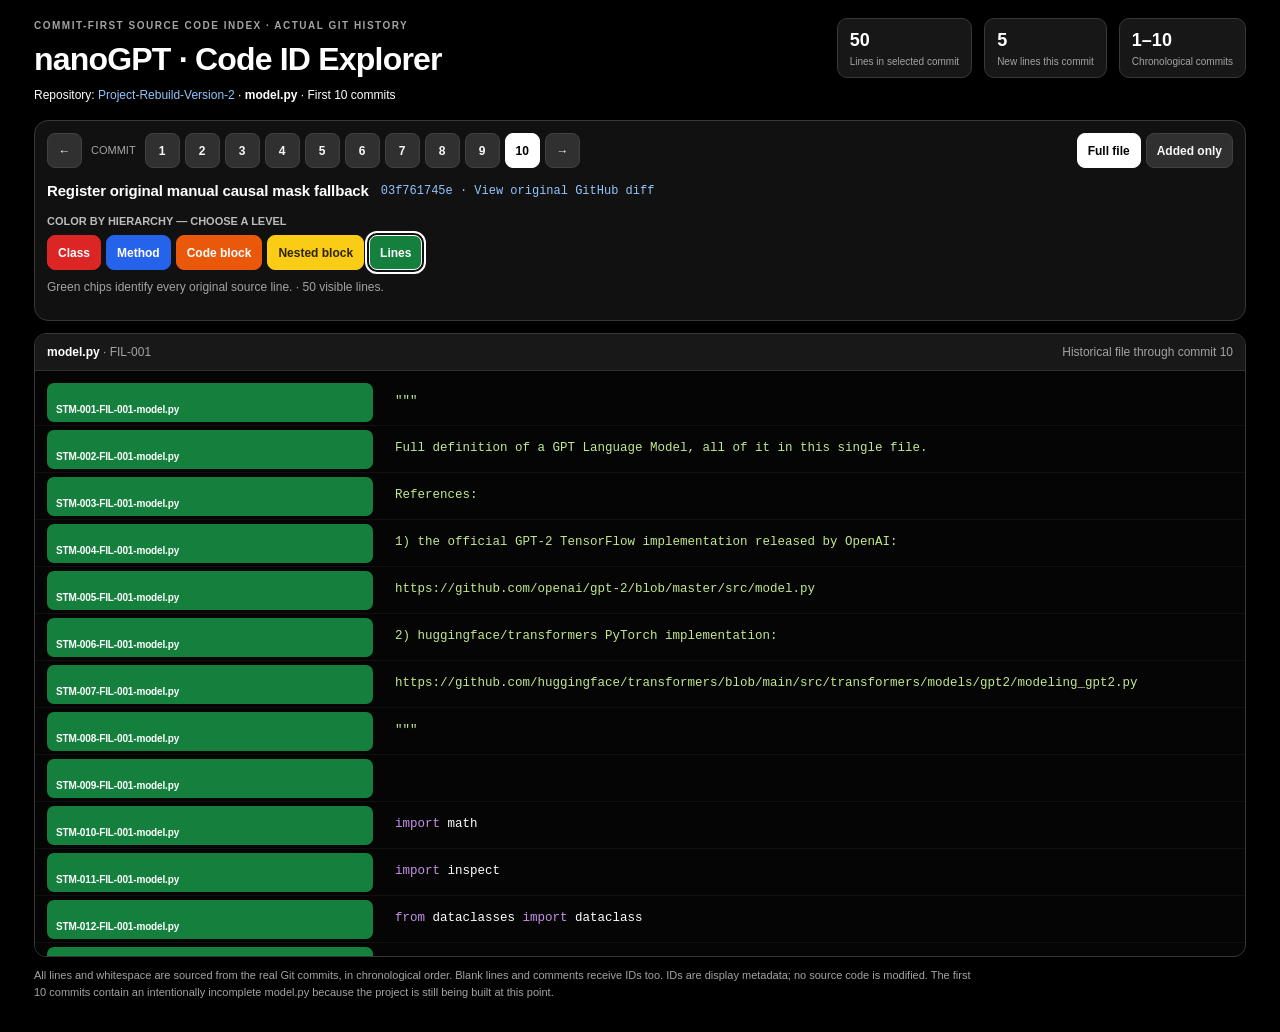
<file: AI-CODE-VIEWER-HANDOVER/reference/INITIAL-10-COMMITS.html>
<!doctype html>
<html lang="en"><head>
<meta charset="utf-8">
<meta name="viewport" content="width=device-width,initial-scale=1">
<meta name="theme-color" content="#000000">
<title>Commit ID Explorer — nanoGPT · First 10 Commits</title>
<style>
:root{color-scheme:dark;--bg:#000;--panel:#171717;--button:#303030;--border:#383838;--muted:#A3A3A3;--text:#fff;--class:#DC2626;--method:#2563EB;--block:#EA580C;--nested:#FACC15;--line:#15803D}
*{box-sizing:border-box}body{margin:0;background:var(--bg);color:var(--text);font:14px/1.5 Roboto,Arial,system-ui,sans-serif}
.page{max-width:1440px;margin:auto;padding:18px clamp(12px,3vw,34px) 32px}
.header{display:flex;gap:14px;justify-content:space-between;align-items:flex-start;flex-wrap:wrap}
.eyebrow{text-transform:uppercase;letter-spacing:.15em;color:#a3a3a3;font-weight:800;font-size:10px}
h1{font-size:clamp(22px,3vw,32px);letter-spacing:-.025em;margin:2px 0 3px}
.muted{color:var(--muted)}.subtitle{margin:0;font-size:12px}
a{color:#93c5fd;text-decoration:none}a:hover{text-decoration:underline}
.stats{display:flex;gap:12px;align-items:center;flex-wrap:wrap}
.stat{background:var(--panel);border:1px solid var(--border);padding:8px 12px;border-radius:10px;min-width:90px}
.stat b{font-size:18px;display:block;font-variant-numeric:tabular-nums}.stat span{display:block;color:var(--muted);font-size:10px}
.toolbar{margin-top:16px;border:1px solid var(--border);border-radius:14px;background:#111;padding:12px}
.tools-row{display:flex;gap:8px;align-items:center;justify-content:space-between;flex-wrap:wrap}
.commit-nav,.tabs,.actions{display:flex;flex-wrap:wrap;gap:5px;align-items:center}
button{border:1px solid #414141;background:#303030;color:#f7f7f7;border-radius:8px;font:600 12px Roboto,Arial,sans-serif;min-height:35px;min-width:35px;padding:7px 10px;cursor:pointer}
button:hover{filter:brightness(1.18)}button:focus-visible,a:focus-visible{outline:2px solid #93c5fd;outline-offset:3px}
button[aria-pressed="true"]{background:#fff;color:#000;border-color:#fff}
.level{--chip:#15803D;border-color:var(--chip);background:var(--chip);color:#fff;white-space:nowrap}
.level[data-kind="nested"]{color:#302400}
.level[aria-pressed="true"]{outline:2px solid #fff;outline-offset:2px;background:var(--chip);color:#fff}
.level[data-kind="nested"][aria-pressed="true"]{color:#302400}
.group-title{font-size:11px;color:#bcbcbc;margin:10px 0 6px;font-weight:650}
.meta{display:flex;align-items:center;gap:12px;flex-wrap:wrap;margin-top:12px}
#commit-title{font-size:15px;font-weight:750;letter-spacing:-.01em}
.hash{font:12px/1.4 ui-monospace,SFMono-Regular,Consolas,monospace}
.guide{font-size:12px;color:var(--muted);margin-top:8px}
.view{margin-top:12px;border:1px solid var(--border);border-radius:12px;overflow:hidden;background:#050505}
.filebar{padding:9px 12px;background:#181818;border-bottom:1px solid #303030;display:flex;align-items:center;gap:12px;justify-content:space-between;flex-wrap:wrap;font-size:12px}
.filebar strong{color:#fff}.filebar span{color:#a3a3a3}
.scroll{overflow:auto;height:min(65vh,650px);overscroll-behavior:contain;scrollbar-color:#555 #111}
.code-grid{min-width:930px;min-height:100%;padding:8px 0 15px}
.code-row{display:grid;grid-template-columns:348px minmax(660px,1fr);align-items:center;min-height:47px;padding:2px 8px 2px 0;border-bottom:1px solid rgba(255,255,255,.045)}
.code-row:hover{background:#161616}
.chip-wrap{position:sticky;left:0;z-index:2;background:#050505;padding:1px 10px 1px 12px}
.code-row:hover .chip-wrap{background:#161616}
.chip{display:flex;flex-direction:column;justify-content:center;gap:1px;background:var(--color);border-radius:7px;padding:4px 9px;height:39px;max-width:100%}
.chip.yellow{color:#302400}.chip:not(.yellow){color:#fff}
.chip-label{height:14px;line-height:14px;font-size:10px;font-weight:800;white-space:nowrap;overflow:hidden;text-overflow:ellipsis}
.chip-id{line-height:14px;white-space:nowrap;font-size:10px;font-weight:700;letter-spacing:-.015em}
.code{padding:4px 12px;font:12.5px/1.7 'JetBrains Mono','Fira Code',Consolas,'Liberation Mono',monospace;white-space:pre;tab-size:4;overflow:visible;min-width:max-content}
.code.empty{color:#696969}
.new .code{box-shadow:inset 3px 0 #22c55e}
.keyword{color:#c792ea}.string{color:#c3e88d}.comment{color:#7b8994}.builtin{color:#82aaff}.function{color:#82aaff}
.footer{margin:10px 0 0;font-size:11px;color:var(--muted);max-width:950px}
@media(max-width:700px){.page{padding:10px 10px 22px}.stat{min-width:76px}.tools-row{align-items:flex-start}.toolbar{padding:10px}.code-grid{min-width:830px}.code-row{grid-template-columns:280px minmax(560px,1fr)}.chip-id{font-size:9px}.chip-wrap{padding-left:7px;padding-right:7px}.code{font-size:11.5px}.scroll{height:62vh}}
</style></head>
<body><main class="page">
<header class="header"><div><div class="eyebrow">Commit-first source code index · actual Git history</div><h1>nanoGPT · Code ID Explorer</h1><p class="subtitle">Repository: <a href="https://github.com/sabareeshrao/Project-Rebuild-Version-2" target="_blank" rel="noopener">Project-Rebuild-Version-2</a> · <b>model.py</b> · First 10 commits</p></div>
<div class="stats"><div class="stat"><b id="total-lines">50</b><span>Lines in selected commit</span></div><div class="stat"><b id="added-lines">5</b><span>New lines this commit</span></div><div class="stat"><b>1–10</b><span>Chronological commits</span></div></div></header>
<section class="toolbar" aria-label="Code navigation">
<div class="tools-row"><div class="commit-nav"><button id="prev" title="Previous commit" aria-label="Previous commit">←</button><span style="font-size:11px;color:#a3a3a3;margin:0 4px">COMMIT</span><div id="commit-buttons" class="commit-nav"></div><button id="next" title="Next commit" aria-label="Next commit">→</button></div>
<div class="actions"><button id="full" aria-pressed="true">Full file</button><button id="added" aria-pressed="false">Added only</button></div></div>
<div class="meta"><span id="commit-title"></span><a id="commit-link" class="hash" target="_blank" rel="noopener"></a></div>
<div class="group-title">COLOR BY HIERARCHY — CHOOSE A LEVEL</div>
<div class="tabs" id="levels">
<button class="level" style="--chip:#DC2626" data-kind="class" aria-pressed="false">Class</button>
<button class="level" style="--chip:#2563EB" data-kind="method" aria-pressed="false">Method</button>
<button class="level" style="--chip:#EA580C" data-kind="block" aria-pressed="false">Code block</button>
<button class="level" style="--chip:#FACC15" data-kind="nested" aria-pressed="false">Nested block</button>
<button class="level" style="--chip:#15803D" data-kind="line" aria-pressed="true">Lines</button></div>
<p class="guide" id="group-info" aria-live="polite">Every line has a permanent STM ID. Select a hierarchy level to recolor group members and label each group's first visible chip.</p>
</section>
<section class="view" aria-label="Actual historical source code"><div class="filebar"><div><strong>model.py</strong> <span>· FIL-001</span></div><span id="view-note">Historical file through commit 10</span></div><div class="scroll" id="code-scroll"><div class="code-grid" id="code-grid"></div></div></section>
<p class="footer">All lines and whitespace are sourced from the real Git commits, in chronological order. Blank lines and comments receive IDs too. IDs are display metadata; no source code is modified. The first 10 commits contain an intentionally incomplete model.py because the project is still being built at this point.</p>
</main>
<script id="historical-source" type="application/json">{"repo":"sabareeshrao/Project-Rebuild-Version-2","file":"model.py","fileId":"FIL-001","commits":[{"n":1,"sha":"cac2c626c007c5a5bb298f001a9efa7091a313ca","title":"Start original nanoGPT model module header","message":"Start original nanoGPT model module header","added":8,"total":8,"url":"https://github.com/sabareeshrao/Project-Rebuild-Version-2/commit/cac2c626c007c5a5bb298f001a9efa7091a313ca"},{"n":2,"sha":"1b0b2d229884d905b7c736112345c520f2250a34","title":"Introduce original GPT model imports","message":"Introduce original GPT model imports","added":8,"total":16,"url":"https://github.com/sabareeshrao/Project-Rebuild-Version-2/commit/1b0b2d229884d905b7c736112345c520f2250a34"},{"n":3,"sha":"7515b19bf95404294b3ca6a6ab0b22d829fff7df","title":"Declare original optional-bias LayerNorm","message":"Declare original optional-bias LayerNorm","added":4,"total":20,"url":"https://github.com/sabareeshrao/Project-Rebuild-Version-2/commit/7515b19bf95404294b3ca6a6ab0b22d829fff7df"},{"n":4,"sha":"ac18d044565fa9cd11f10ff88b5e9395a979bf9e","title":"Initialize learnable LayerNorm scale and bias","message":"Initialize learnable LayerNorm scale and bias","added":4,"total":24,"url":"https://github.com/sabareeshrao/Project-Rebuild-Version-2/commit/ac18d044565fa9cd11f10ff88b5e9395a979bf9e"},{"n":5,"sha":"feb101a3c891690892790bc0c362cb1666c2a385","title":"Complete original LayerNorm forward calculation","message":"Complete original LayerNorm forward calculation","added":3,"total":27,"url":"https://github.com/sabareeshrao/Project-Rebuild-Version-2/commit/feb101a3c891690892790bc0c362cb1666c2a385"},{"n":6,"sha":"9db19cfc88373aba66663b88f453121a8d58c4b1","title":"Declare original causal self-attention projections","message":"Declare original causal self-attention projections","added":6,"total":33,"url":"https://github.com/sabareeshrao/Project-Rebuild-Version-2/commit/9db19cfc88373aba66663b88f453121a8d58c4b1"},{"n":7,"sha":"cb6a068138863bda2adf018d727588fd11e19cc6","title":"Configure packed QKV and output projection","message":"Configure packed QKV and output projection","added":4,"total":37,"url":"https://github.com/sabareeshrao/Project-Rebuild-Version-2/commit/cb6a068138863bda2adf018d727588fd11e19cc6"},{"n":8,"sha":"596e8c5dfc066e3a9b90245c9db3e2f1c7b73731","title":"Configure attention dropout and head metadata","message":"Configure attention dropout and head metadata","added":6,"total":43,"url":"https://github.com/sabareeshrao/Project-Rebuild-Version-2/commit/596e8c5dfc066e3a9b90245c9db3e2f1c7b73731"},{"n":9,"sha":"1143003f280676a06cf33ea738d9f5070024244d","title":"Detect PyTorch scaled dot-product attention","message":"Detect PyTorch scaled dot-product attention","added":2,"total":45,"url":"https://github.com/sabareeshrao/Project-Rebuild-Version-2/commit/1143003f280676a06cf33ea738d9f5070024244d"},{"n":10,"sha":"03f761745efe3006334eab8f1bd8af02062891a3","title":"Register original manual causal mask fallback","message":"Register original manual causal mask fallback","added":5,"total":50,"url":"https://github.com/sabareeshrao/Project-Rebuild-Version-2/commit/03f761745efe3006334eab8f1bd8af02062891a3"}],"lines":[{"n":1,"text":"\"\"\"","firstCommit":1,"id":"STM-001-FIL-001-model.py"},{"n":2,"text":"Full definition of a GPT Language Model, all of it in this single file.","firstCommit":1,"id":"STM-002-FIL-001-model.py"},{"n":3,"text":"References:","firstCommit":1,"id":"STM-003-FIL-001-model.py"},{"n":4,"text":"1) the official GPT-2 TensorFlow implementation released by OpenAI:","firstCommit":1,"id":"STM-004-FIL-001-model.py"},{"n":5,"text":"https://github.com/openai/gpt-2/blob/master/src/model.py","firstCommit":1,"id":"STM-005-FIL-001-model.py"},{"n":6,"text":"2) huggingface/transformers PyTorch implementation:","firstCommit":1,"id":"STM-006-FIL-001-model.py"},{"n":7,"text":"https://github.com/huggingface/transformers/blob/main/src/transformers/models/gpt2/modeling_gpt2.py","firstCommit":1,"id":"STM-007-FIL-001-model.py"},{"n":8,"text":"\"\"\"","firstCommit":1,"id":"STM-008-FIL-001-model.py"},{"n":9,"text":"","firstCommit":2,"id":"STM-009-FIL-001-model.py"},{"n":10,"text":"import math","firstCommit":2,"id":"STM-010-FIL-001-model.py"},{"n":11,"text":"import inspect","firstCommit":2,"id":"STM-011-FIL-001-model.py"},{"n":12,"text":"from dataclasses import dataclass","firstCommit":2,"id":"STM-012-FIL-001-model.py"},{"n":13,"text":"","firstCommit":2,"id":"STM-013-FIL-001-model.py"},{"n":14,"text":"import torch","firstCommit":2,"id":"STM-014-FIL-001-model.py"},{"n":15,"text":"import torch.nn as nn","firstCommit":2,"id":"STM-015-FIL-001-model.py"},{"n":16,"text":"from torch.nn import functional as F","firstCommit":2,"id":"STM-016-FIL-001-model.py"},{"n":17,"text":"","firstCommit":3,"id":"STM-017-FIL-001-model.py"},{"n":18,"text":"class LayerNorm(nn.Module):","firstCommit":3,"id":"STM-018-FIL-001-model.py"},{"n":19,"text":"    \"\"\" LayerNorm but with an optional bias. PyTorch doesn't support simply bias=False \"\"\"","firstCommit":3,"id":"STM-019-FIL-001-model.py"},{"n":20,"text":"","firstCommit":3,"id":"STM-020-FIL-001-model.py"},{"n":21,"text":"    def __init__(self, ndim, bias):","firstCommit":4,"id":"STM-021-FIL-001-model.py"},{"n":22,"text":"        super().__init__()","firstCommit":4,"id":"STM-022-FIL-001-model.py"},{"n":23,"text":"        self.weight = nn.Parameter(torch.ones(ndim))","firstCommit":4,"id":"STM-023-FIL-001-model.py"},{"n":24,"text":"        self.bias = nn.Parameter(torch.zeros(ndim)) if bias else None","firstCommit":4,"id":"STM-024-FIL-001-model.py"},{"n":25,"text":"","firstCommit":5,"id":"STM-025-FIL-001-model.py"},{"n":26,"text":"    def forward(self, input):","firstCommit":5,"id":"STM-026-FIL-001-model.py"},{"n":27,"text":"        return F.layer_norm(input, self.weight.shape, self.weight, self.bias, 1e-5)","firstCommit":5,"id":"STM-027-FIL-001-model.py"},{"n":28,"text":"","firstCommit":6,"id":"STM-028-FIL-001-model.py"},{"n":29,"text":"class CausalSelfAttention(nn.Module):","firstCommit":6,"id":"STM-029-FIL-001-model.py"},{"n":30,"text":"","firstCommit":6,"id":"STM-030-FIL-001-model.py"},{"n":31,"text":"    def __init__(self, config):","firstCommit":6,"id":"STM-031-FIL-001-model.py"},{"n":32,"text":"        super().__init__()","firstCommit":6,"id":"STM-032-FIL-001-model.py"},{"n":33,"text":"        assert config.n_embd % config.n_head == 0","firstCommit":6,"id":"STM-033-FIL-001-model.py"},{"n":34,"text":"        # key, query, value projections for all heads, but in a batch","firstCommit":7,"id":"STM-034-FIL-001-model.py"},{"n":35,"text":"        self.c_attn = nn.Linear(config.n_embd, 3 * config.n_embd, bias=config.bias)","firstCommit":7,"id":"STM-035-FIL-001-model.py"},{"n":36,"text":"        # output projection","firstCommit":7,"id":"STM-036-FIL-001-model.py"},{"n":37,"text":"        self.c_proj = nn.Linear(config.n_embd, config.n_embd, bias=config.bias)","firstCommit":7,"id":"STM-037-FIL-001-model.py"},{"n":38,"text":"        # regularization","firstCommit":8,"id":"STM-038-FIL-001-model.py"},{"n":39,"text":"        self.attn_dropout = nn.Dropout(config.dropout)","firstCommit":8,"id":"STM-039-FIL-001-model.py"},{"n":40,"text":"        self.resid_dropout = nn.Dropout(config.dropout)","firstCommit":8,"id":"STM-040-FIL-001-model.py"},{"n":41,"text":"        self.n_head = config.n_head","firstCommit":8,"id":"STM-041-FIL-001-model.py"},{"n":42,"text":"        self.n_embd = config.n_embd","firstCommit":8,"id":"STM-042-FIL-001-model.py"},{"n":43,"text":"        self.dropout = config.dropout","firstCommit":8,"id":"STM-043-FIL-001-model.py"},{"n":44,"text":"        # flash attention make GPU go brrrrr but support is only in PyTorch >= 2.0","firstCommit":9,"id":"STM-044-FIL-001-model.py"},{"n":45,"text":"        self.flash = hasattr(torch.nn.functional, 'scaled_dot_product_attention')","firstCommit":9,"id":"STM-045-FIL-001-model.py"},{"n":46,"text":"        if not self.flash:","firstCommit":10,"id":"STM-046-FIL-001-model.py"},{"n":47,"text":"            print(\"WARNING: using slow attention. Flash Attention requires PyTorch >= 2.0\")","firstCommit":10,"id":"STM-047-FIL-001-model.py"},{"n":48,"text":"            # causal mask to ensure that attention is only applied to the left in the input sequence","firstCommit":10,"id":"STM-048-FIL-001-model.py"},{"n":49,"text":"            self.register_buffer(\"bias\", torch.tril(torch.ones(config.block_size, config.block_size))","firstCommit":10,"id":"STM-049-FIL-001-model.py"},{"n":50,"text":"                                        .view(1, 1, config.block_size, config.block_size))","firstCommit":10,"id":"STM-050-FIL-001-model.py"}],"scopes":[{"kind":"class","id":"CLS-001","name":"LayerNorm","from":18,"to":27},{"kind":"class","id":"CLS-002","name":"CausalSelfAttention","from":29,"to":50},{"kind":"method","id":"MTH-001","name":"LayerNorm.__init__","from":21,"to":24},{"kind":"method","id":"MTH-002","name":"LayerNorm.forward","from":26,"to":27},{"kind":"method","id":"MTH-003","name":"CausalSelfAttention.__init__","from":31,"to":50},{"kind":"block","id":"BLK-001","name":"LayerNorm.__init__ body","from":22,"to":24},{"kind":"block","id":"BLK-002","name":"LayerNorm.forward body","from":27,"to":27},{"kind":"block","id":"BLK-003","name":"CausalSelfAttention.__init__ body","from":32,"to":50},{"kind":"nested","id":"NBL-001","name":"if not self.flash","from":46,"to":50}]}</script>
<script>
(function(){
'use strict';
var data=JSON.parse(document.getElementById('historical-source').textContent);
var commit=10,kind='line',addedOnly=false;
var colors={class:'#DC2626',method:'#2563EB',block:'#EA580C',nested:'#FACC15',line:'#15803D'};
var el=function(id){return document.getElementById(id)};
function esc(t){return String(t).replace(/&/g,'&amp;').replace(/</g,'&lt;').replace(/>/g,'&gt;').replace(/"/g,'&quot;')}
function syntax(t,n){
 if(!t.trim())return '&nbsp;';
 if(t.trim().startsWith('#'))return '<span class="comment">'+esc(t)+'</span>';
 if(n<=8||t.trim().startsWith('"""'))return '<span class="string">'+esc(t)+'</span>';
 var parts=t.split(/(".*?"|'.*?')/g);
 return parts.map(function(p,i){
 if(i%2===1)return '<span class="string">'+esc(p)+'</span>';
 return esc(p).replace(/\b(class|def|if|not|else|import|from|as|assert|return|None|True|False)\b/g,'<span class="keyword">$1</span>')
 .replace(/\b(super|print|hasattr)\b/g,'<span class="builtin">$1</span>');
 }).join('');
}
function groupFor(l){return data.scopes.find(function(s){return s.kind===kind&&l.n>=s.from&&l.n<=s.to})}
var btnHost=el('commit-buttons');
data.commits.forEach(function(c){var b=document.createElement('button');b.textContent=c.n;b.title='Commit '+c.n+': '+c.title;b.setAttribute('aria-label','View commit '+c.n);b.addEventListener('click',function(){commit=c.n;render(true)});btnHost.appendChild(b)});
el('prev').addEventListener('click',function(){if(commit>1){commit--;render(true)}});
el('next').addEventListener('click',function(){if(commit<10){commit++;render(true)}});
el('full').addEventListener('click',function(){addedOnly=false;render(false)});
el('added').addEventListener('click',function(){addedOnly=true;render(false)});
document.querySelectorAll('.level').forEach(function(b){b.addEventListener('click',function(){kind=b.dataset.kind;render(false)})});
function render(resetScroll){
 var c=data.commits[commit-1],all=data.lines.filter(function(l){return l.firstCommit<=commit});
 var shown=all.filter(function(l){return !addedOnly||l.firstCommit===commit});
 el('total-lines').textContent=c.total;el('added-lines').textContent=c.added;
 el('commit-title').textContent=c.title;
 el('commit-link').textContent=c.sha.slice(0,10)+' · View original GitHub diff';
 el('commit-link').href=c.url;
 el('view-note').textContent=addedOnly?'Only additions in commit '+commit:'Historical file through commit '+commit;
 el('prev').disabled=commit===1;el('next').disabled=commit===10;
 btnHost.querySelectorAll('button').forEach(function(b,i){b.setAttribute('aria-pressed',String(i+1===commit))});
 document.querySelectorAll('.level').forEach(function(b){b.setAttribute('aria-pressed',String(b.dataset.kind===kind))});
 el('full').setAttribute('aria-pressed',String(!addedOnly));el('added').setAttribute('aria-pressed',String(addedOnly));
 var seen=new Set(),groups=new Set();
 var fragment=document.createDocumentFragment();
 shown.forEach(function(l){
 var scope=groupFor(l),active=!!scope,col=active?colors[kind]:colors.line;
 if(scope)groups.add(scope.id);
 var isFirst=active&&!seen.has(scope.id);if(scope)seen.add(scope.id);
 var row=document.createElement('div');row.className='code-row'+(l.firstCommit===commit?' new':'');
 var col1=document.createElement('div');col1.className='chip-wrap';
 var chip=document.createElement('div');chip.className='chip'+(active&&kind==='nested'?' yellow':'');chip.style.setProperty('--color',col);
 chip.title=l.id+(active?' · '+scope.id+' '+scope.name:'')+' · Introduced in commit '+l.firstCommit;
 var groupLabel=document.createElement('div');groupLabel.className='chip-label';groupLabel.textContent=isFirst?kind.toUpperCase()+' · '+scope.id+' · '+scope.name:'\u00a0';
 var lineLabel=document.createElement('div');lineLabel.className='chip-id';lineLabel.textContent=l.id;
 chip.appendChild(groupLabel);chip.appendChild(lineLabel);col1.appendChild(chip);
 var col2=document.createElement('div');col2.className='code'+(!l.text?' empty':'');
 col2.innerHTML=syntax(l.text,l.n);
 row.appendChild(col1);row.appendChild(col2);fragment.appendChild(row);
 });
 el('code-grid').replaceChildren(fragment);
 var note;
 if(kind==='line') note='Green chips identify every original source line.';
 else if(groups.size) note='Colored '+kind+' chips show '+groups.size+' group'+(groups.size===1?'':'s')+'. The first visible chip names its '+kind+' ID.';
 else note='No '+kind+' exists yet at this commit. All visible line IDs remain green.';
 el('group-info').textContent=note+' · '+shown.length+' visible lines.';
 if(resetScroll){el('code-scroll').scrollTop=0;el('code-scroll').scrollLeft=0}
}
render(true);
})();
</script></body></html>
</file>
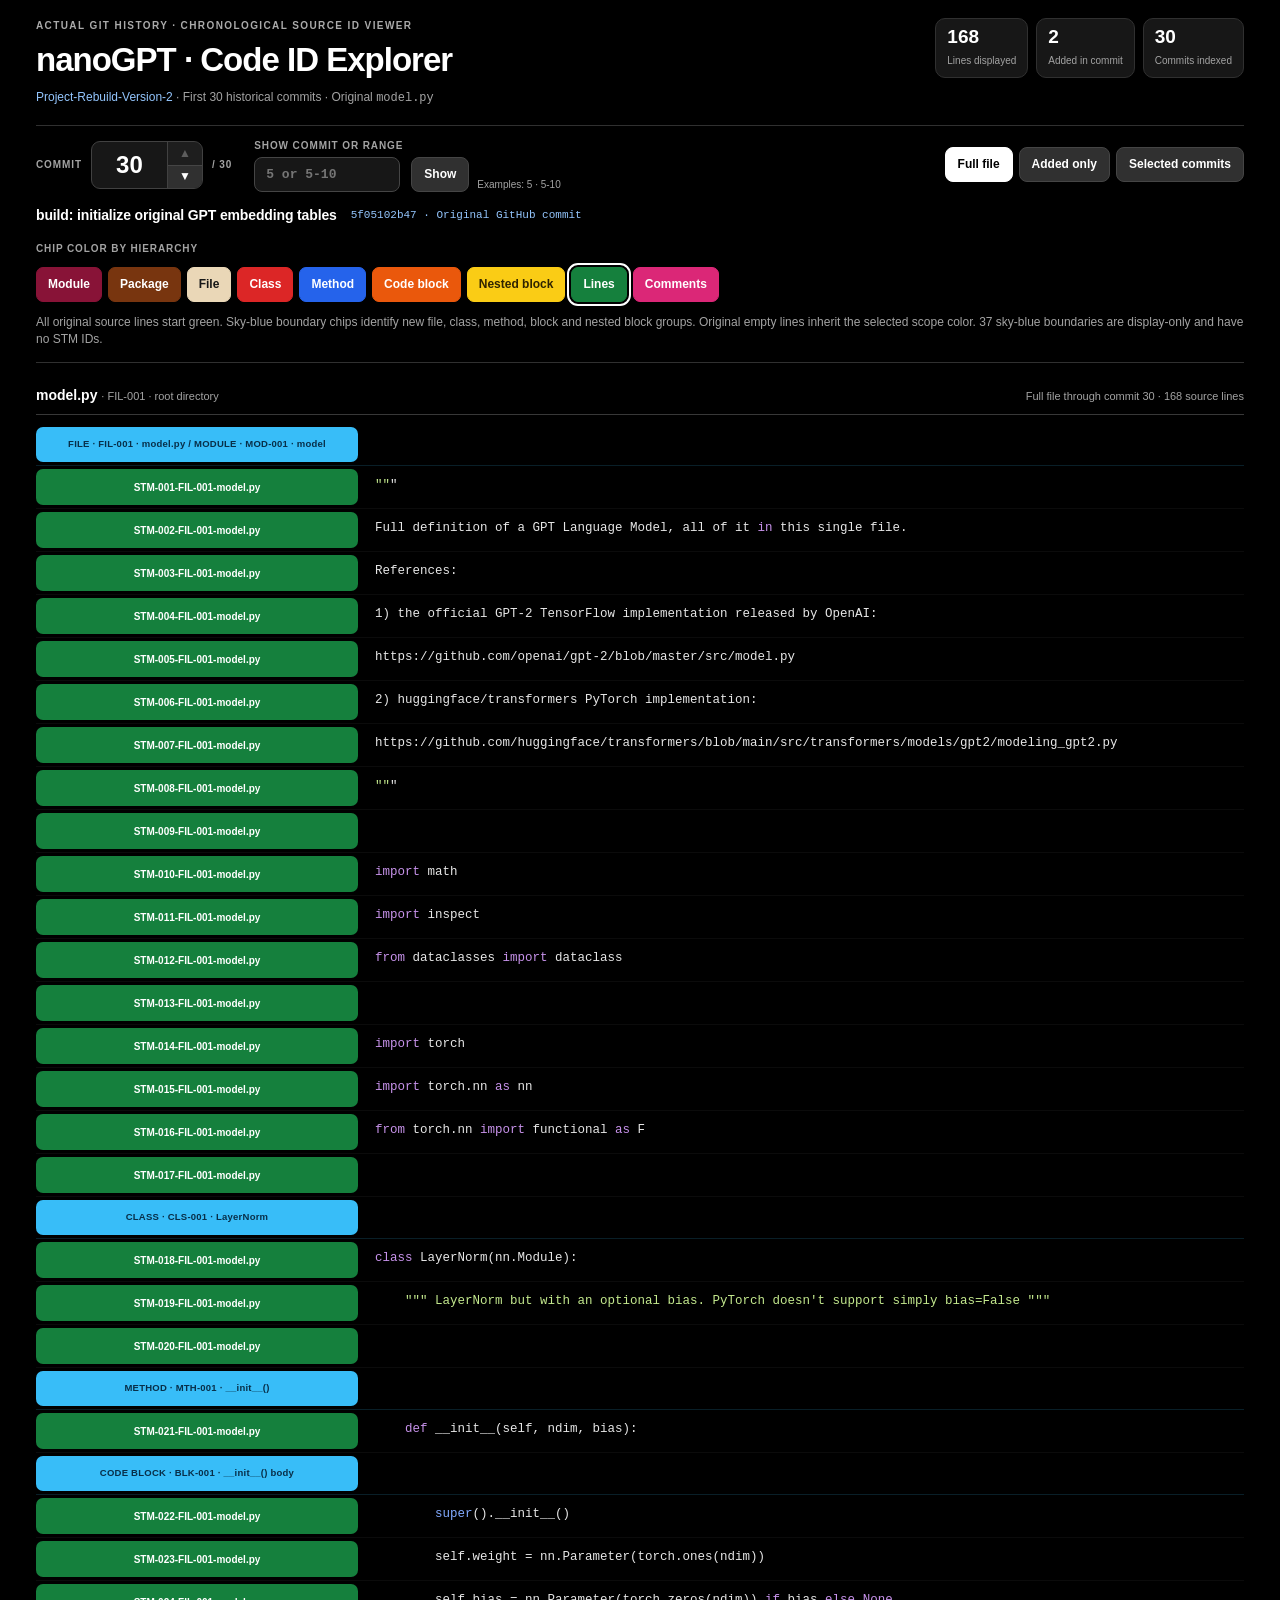
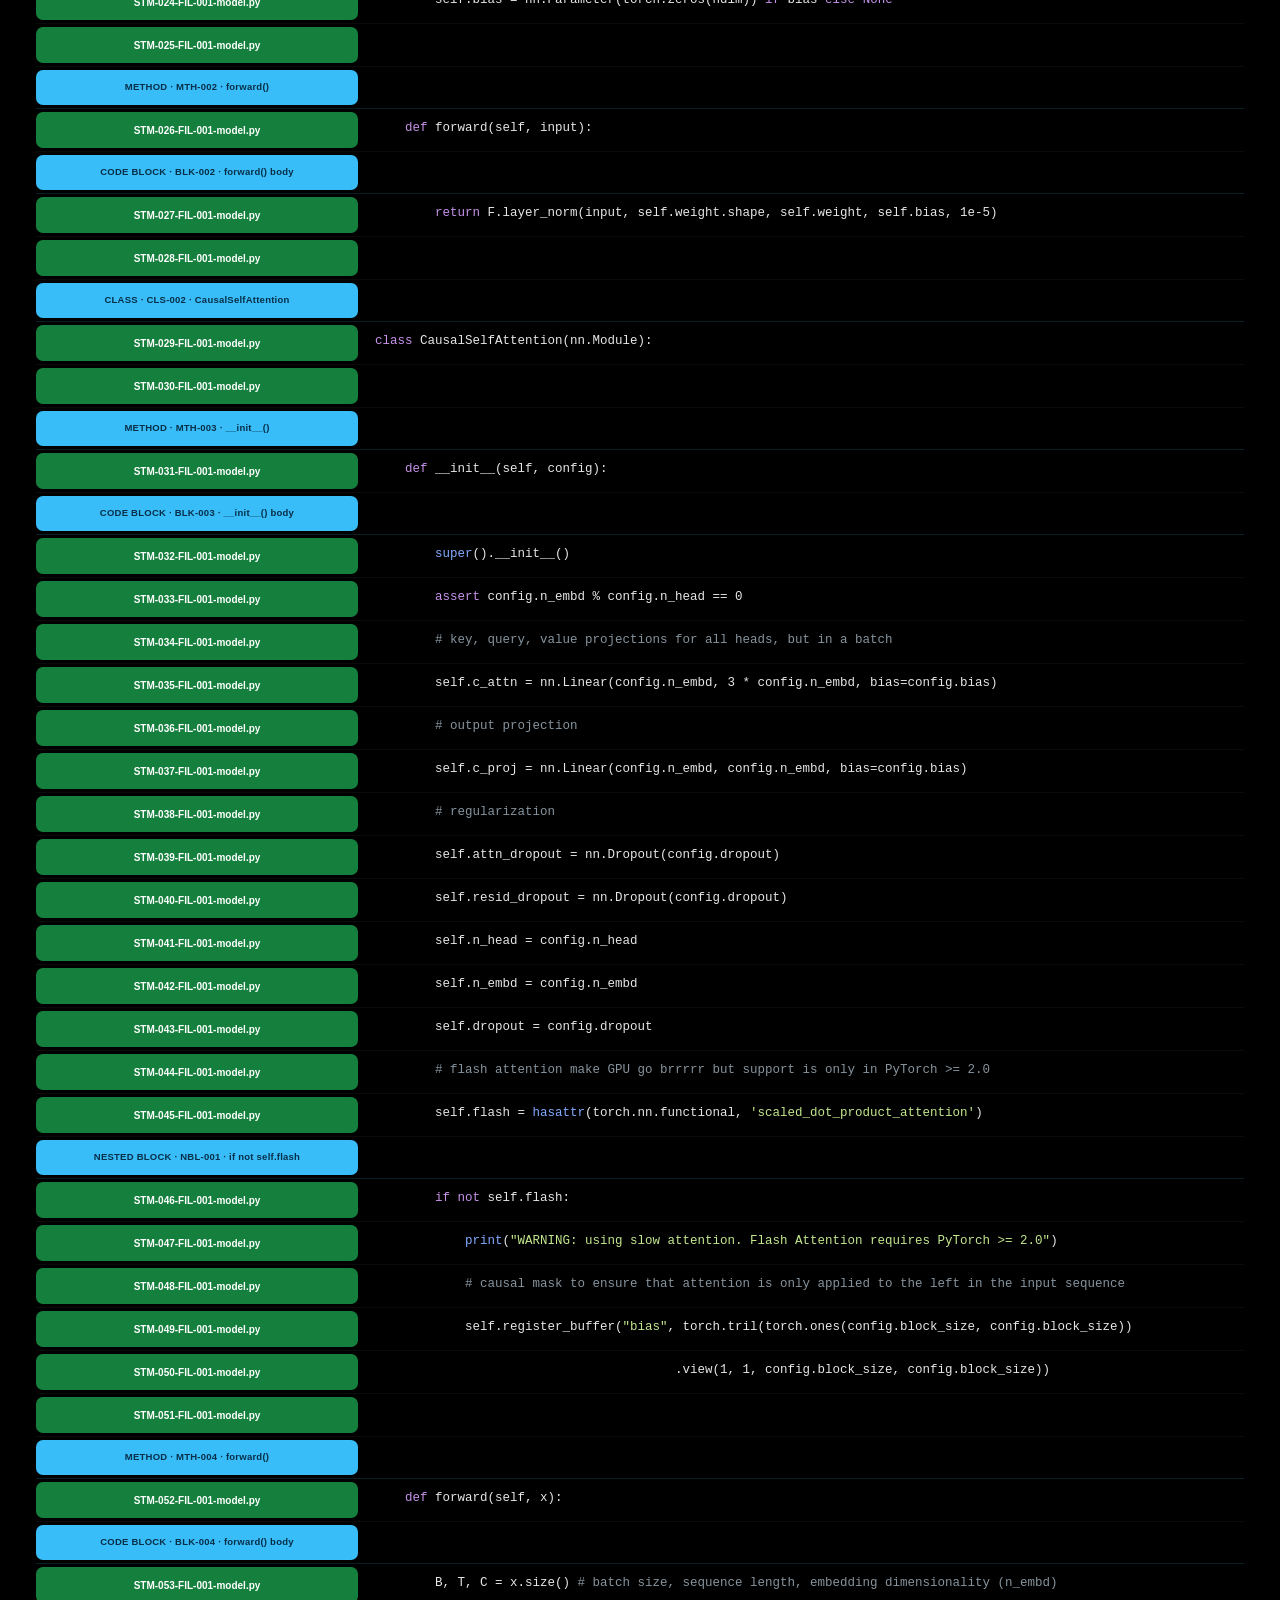
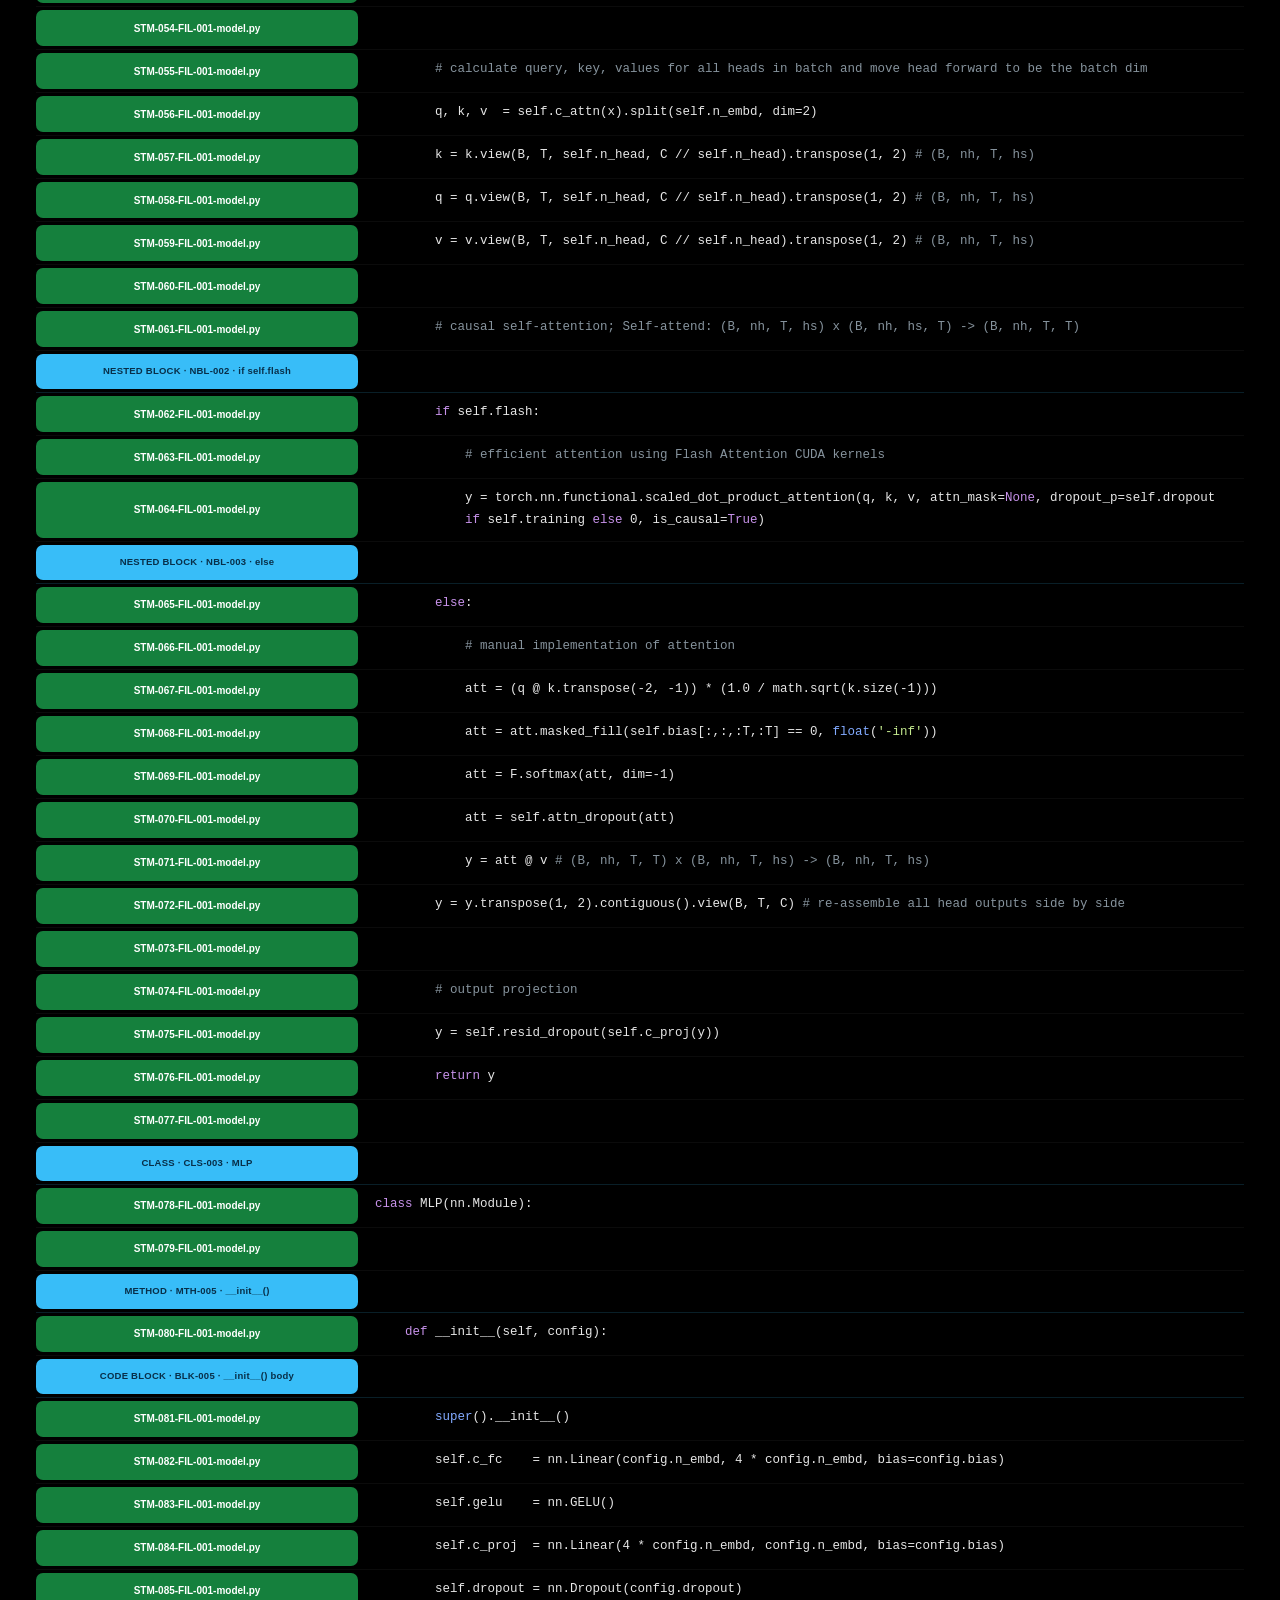
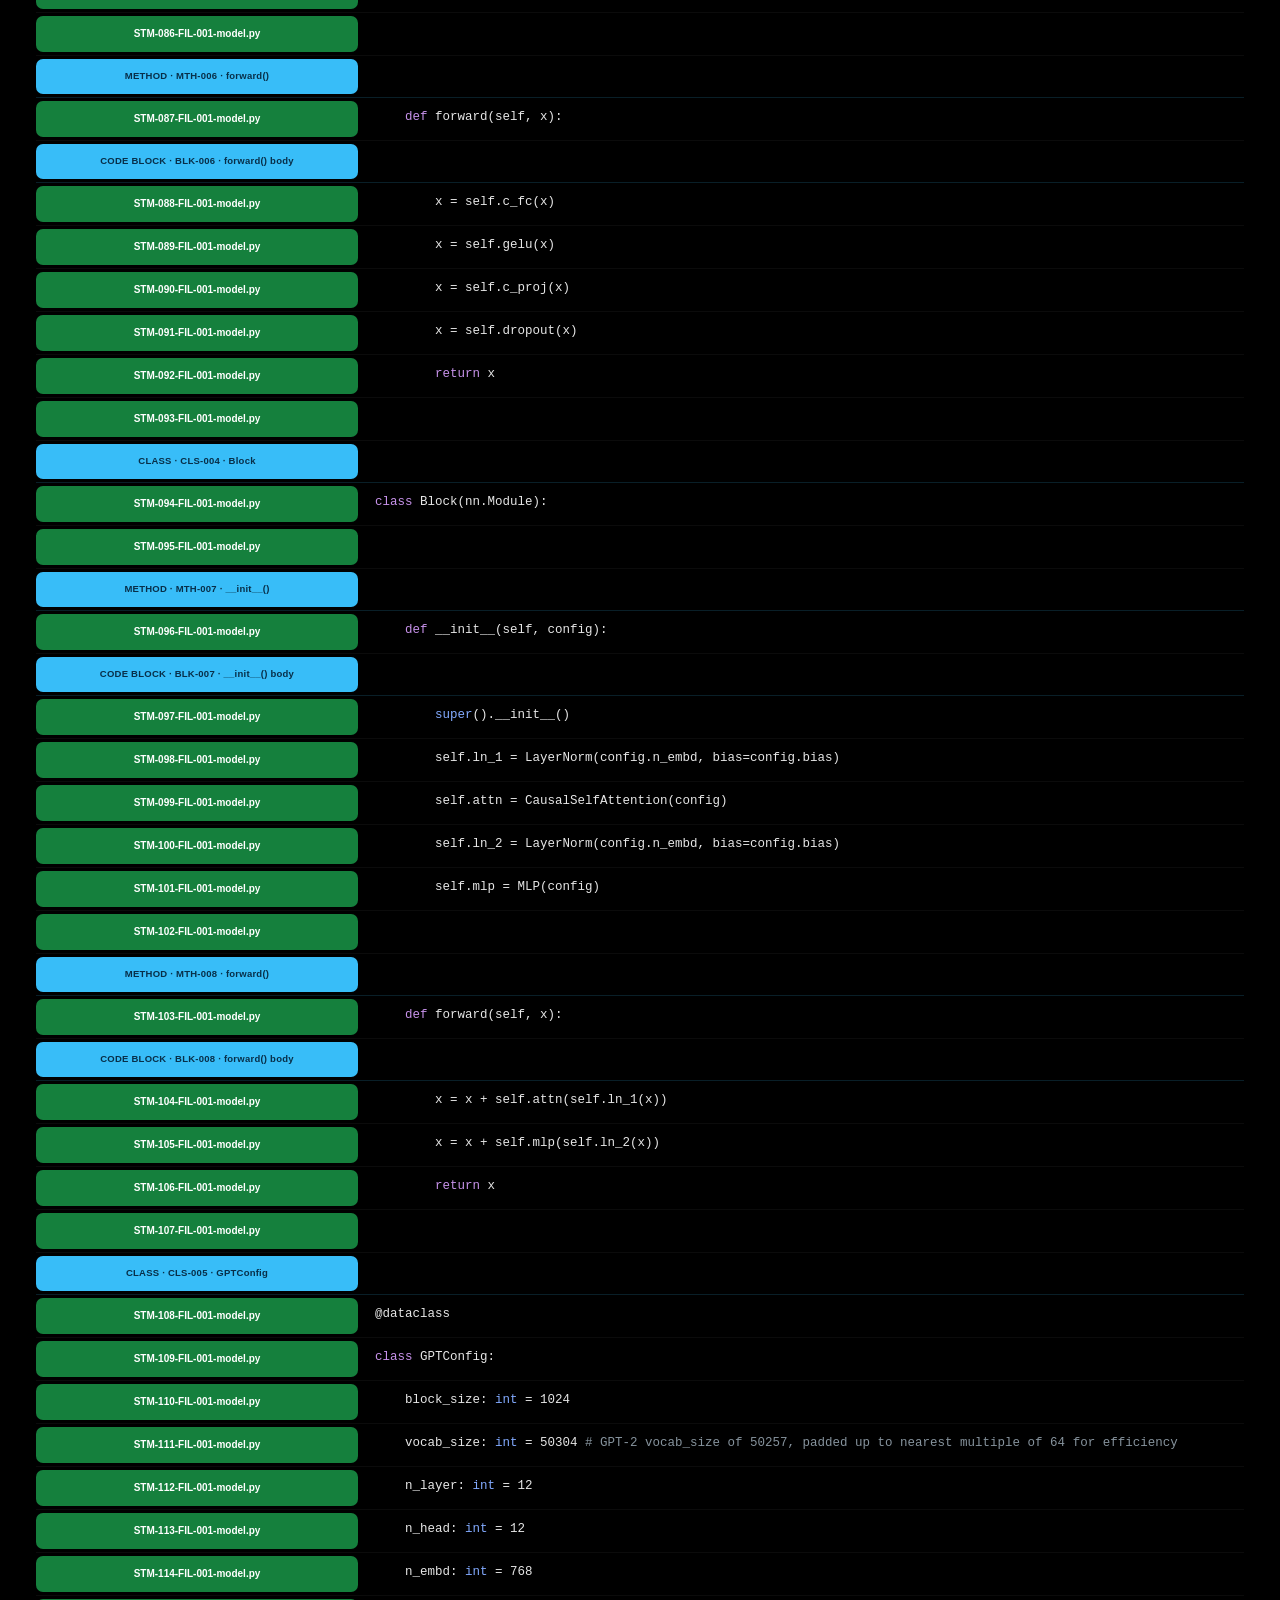
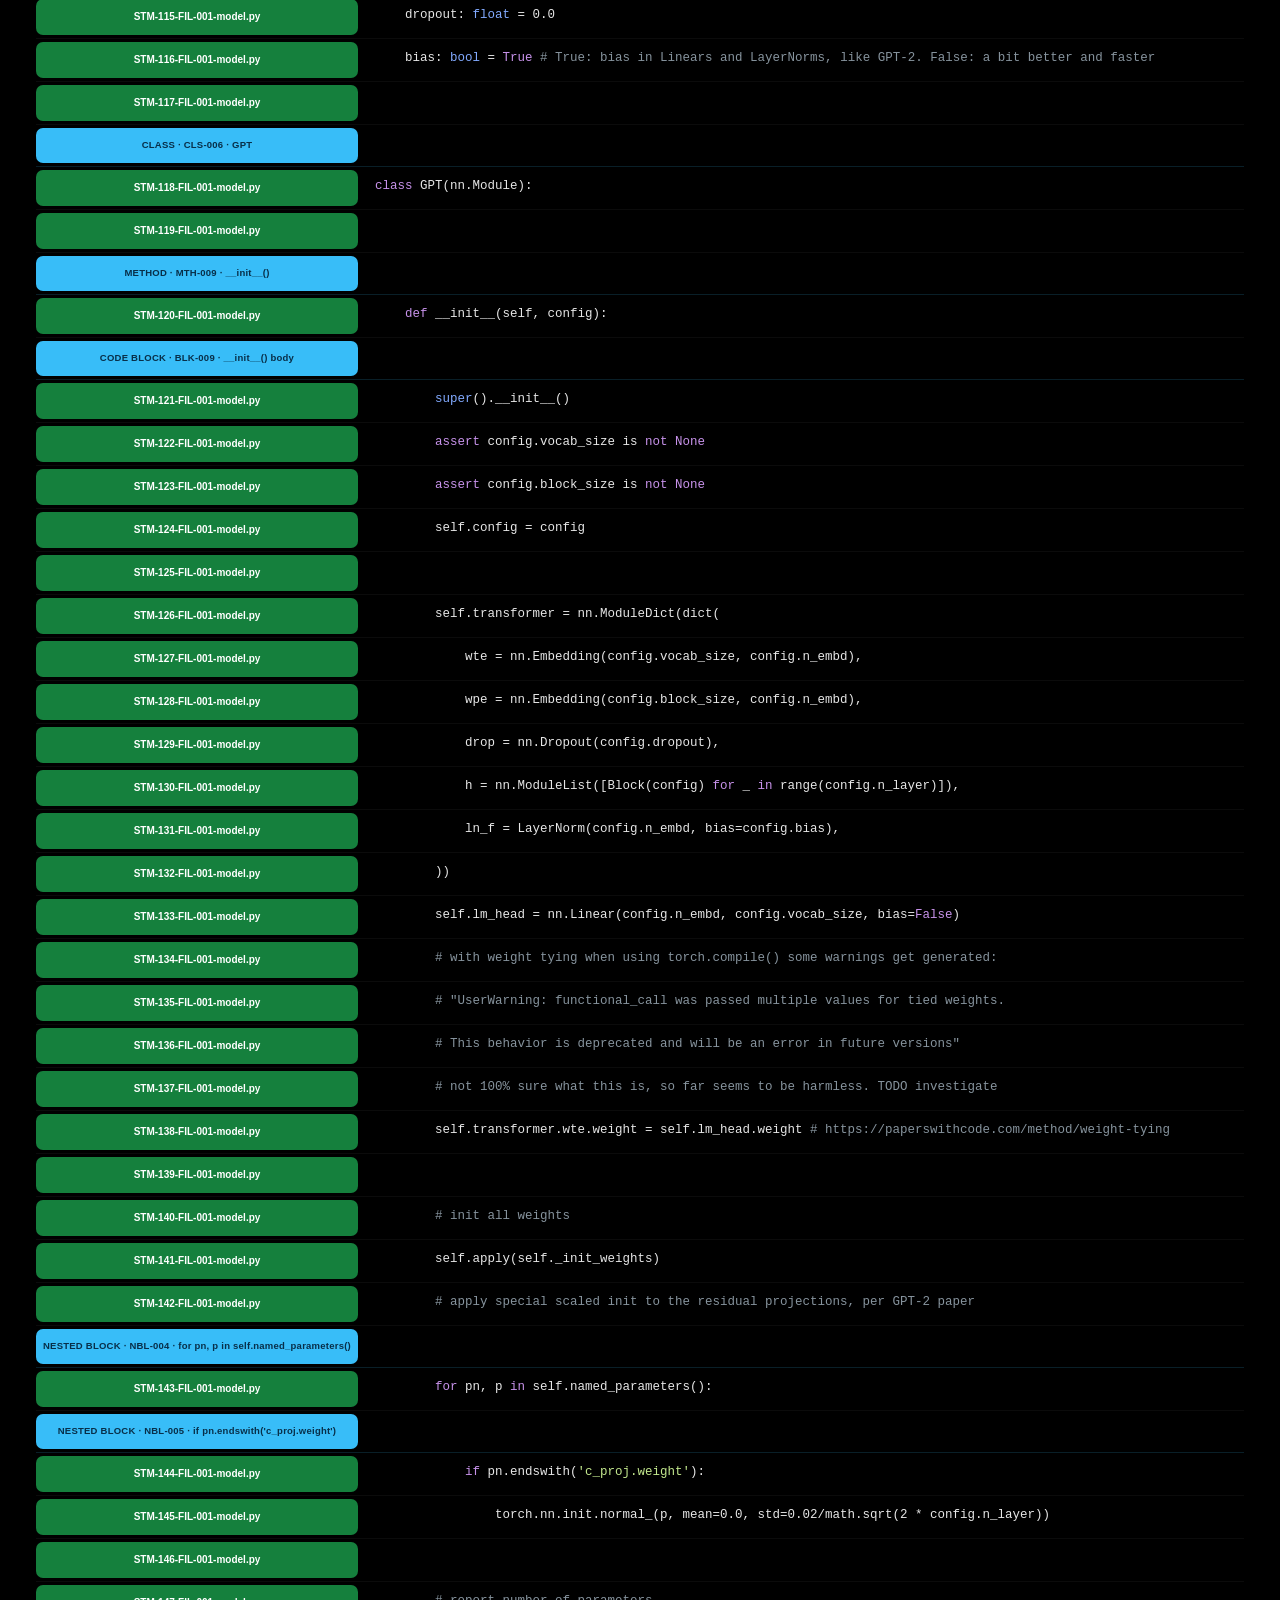
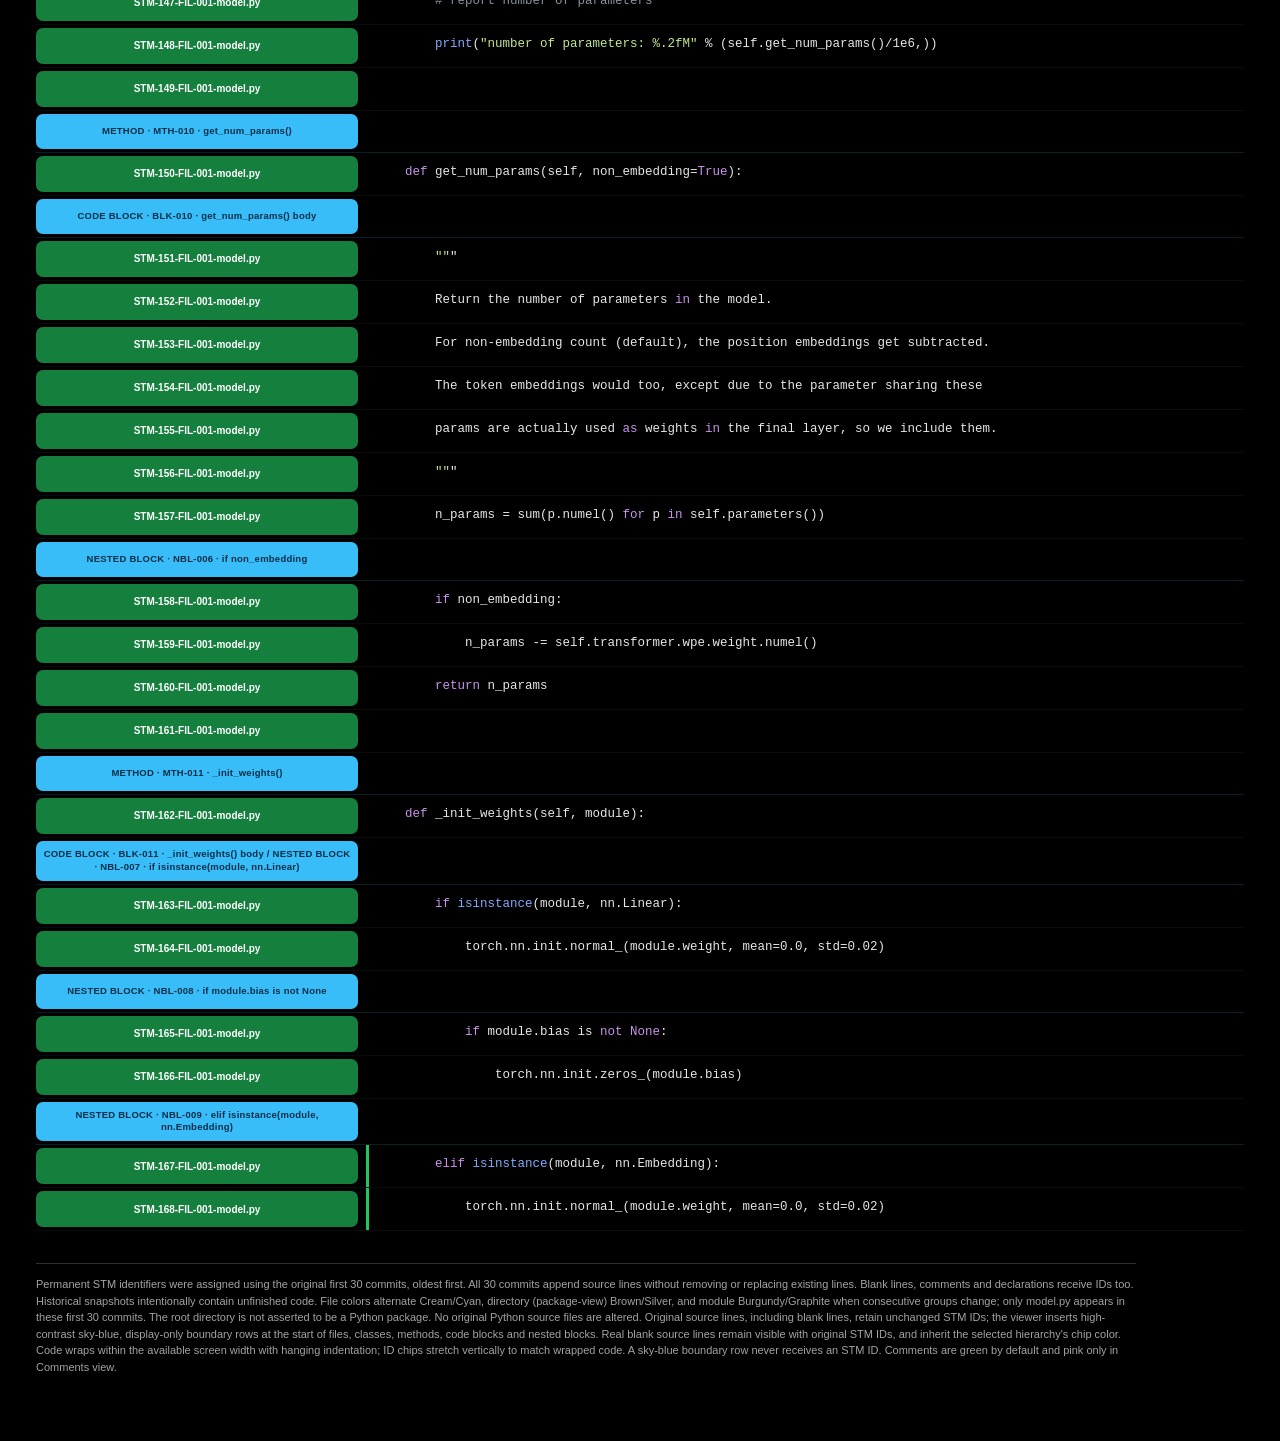
<file: AI-CODE-VIEWER-HANDOVER/reference/SKY-BLUE-BEFORE-DOCSTRINGS.html>
<!doctype html>
<html lang="en"><head><meta charset="utf-8"><meta name="viewport" content="width=device-width,initial-scale=1">
<meta name="theme-color" content="#000000"><title>nanoGPT · First 30 commits · Code ID Explorer</title>
<style>
:root{color-scheme:dark;--bg:#000000;--panel:#171717;--button:#303030;--border:#383838;--muted:#A3A3A3;--text:#FFFFFF;
--class:#DC2626;--method:#2563EB;--block:#EA580C;--nested:#FACC15;--line:#15803D;--comment:#DB2777;
--file1:#EAD7B7;--file2:#06B6D4;--package1:#78350F;--package2:#94A3B8;--module1:#881337;--module2:#52525B}
*{box-sizing:border-box}html{scroll-behavior:auto}body{margin:0;background:var(--bg);color:var(--text);font:14px/1.5 Roboto,Arial,system-ui,sans-serif}
.page{max-width:1480px;margin:0 auto;padding:18px clamp(12px,3vw,36px) 56px}
h1{font-size:clamp(23px,3.6vw,33px);letter-spacing:-.03em;margin:2px 0 3px}
.eyebrow{text-transform:uppercase;letter-spacing:.14em;color:#aaa;font-size:10px;font-weight:750}
.head{display:flex;justify-content:space-between;align-items:flex-start;gap:15px;flex-wrap:wrap}
.subtitle{font-size:12px;color:#a3a3a3;margin:0}a{color:#93c5fd;text-decoration:none}a:hover{text-decoration:underline}
.stats{display:flex;gap:8px;flex-wrap:wrap}.stat{border:1px solid #303030;background:#171717;padding:7px 11px;border-radius:10px;min-width:86px}
.stat b{display:block;font:750 19px/1.2 Roboto,Arial,sans-serif;font-variant-numeric:tabular-nums}.stat span{font-size:10px;color:#a3a3a3}
.navbar{margin-top:18px;padding:12px 0 14px;border-top:1px solid #303030;border-bottom:1px solid #303030}
.nav-top{display:flex;align-items:center;gap:16px 22px;flex-wrap:wrap}
.stepper{display:flex;gap:9px;align-items:center}
.section-label{text-transform:uppercase;color:#a3a3a3;font-size:10px;letter-spacing:.09em;font-weight:800}
.stepper-body{display:flex;align-items:center;background:#171717;border:1px solid #414141;border-radius:9px;overflow:hidden}
.commit-number{min-width:75px;white-space:nowrap;text-align:center;font-weight:800;font-size:24px;font-variant-numeric:tabular-nums;line-height:1;padding:10px}
.stepper-buttons{display:flex;flex-direction:column;border-left:1px solid #414141}
button{font:650 12px/1.2 Roboto,Arial,system-ui,sans-serif;background:#303030;color:#fff;border:1px solid #454545;border-radius:8px;padding:9px 12px;min-height:35px;cursor:pointer}
button:hover:not(:disabled){filter:brightness(1.23)}
button:focus-visible,input:focus-visible,a:focus-visible{outline:2px solid #93c5fd;outline-offset:2px}
button:disabled{opacity:.3;cursor:not-allowed}
.stepper-buttons button{min-height:22px;height:23px;min-width:34px;border:0;border-radius:0;background:#303030;padding:0 7px;font-size:12px}
.stepper-buttons button+button{border-top:1px solid #454545}
.jump{display:flex;align-items:end;gap:8px;flex-wrap:wrap}
.jump-input-wrap{display:flex;flex-direction:column;gap:4px}
.jump input{width:146px;background:#171717;border:1px solid #454545;color:#fff;border-radius:8px;padding:9px 11px;font:600 13px ui-monospace,SFMono-Regular,Consolas,monospace;min-height:35px}
.nav-modes{display:flex;gap:6px;margin-left:auto;flex-wrap:wrap}
.mode[aria-pressed="true"]{background:#fff;color:#000;border-color:#fff}
.context{display:flex;align-items:center;gap:8px 14px;flex-wrap:wrap;margin-top:13px}
.commit-title{font-weight:750;font-size:14px;letter-spacing:-.01em}
.hash{font:11px/1.3 ui-monospace,SFMono-Regular,Consolas,monospace}
.levels{display:flex;gap:6px;flex-wrap:wrap;margin-top:11px}
.level{--c:#15803D;background:var(--c);color:var(--fg,#fff);border-color:var(--c);white-space:nowrap;padding:8px 11px;border-radius:7px}
.level[aria-pressed="true"]{outline:2px solid #fff;outline-offset:2px}
.hint{color:#a3a3a3;font-size:12px;margin:12px 0 0;line-height:1.45;min-height:18px}
.source-heading{display:flex;align-items:center;justify-content:space-between;flex-wrap:wrap;gap:12px;border-bottom:1px solid #383838;padding:18px 0 8px;margin-top:4px}
.source-heading strong{font-size:14px}.source-heading .muted{font-size:11px;color:#a3a3a3}
.code-frame{width:100%;max-width:100%;overflow:visible}
.code-grid{width:100%;min-width:0;padding:9px 0 12px}
.code-row{display:grid;grid-template-columns:minmax(0,min(330px,43%)) minmax(0,1fr);align-items:stretch;min-width:0;min-height:43px;border-bottom:1px solid rgba(255,255,255,.042)}
.code-row:hover{background:#101010}.boundary-row{min-height:26px;border-bottom:1px solid rgba(56,189,248,.16)}.boundary-row .chip-cell{padding:3px 8px 3px 0}.boundary-row .source-code{padding:0;min-height:27px}.boundary-chip{min-height:23px;padding:4px 6px}.boundary-text{font:800 9.5px/1.35 Roboto,Arial,sans-serif;overflow-wrap:anywhere;letter-spacing:.025em}
.code-row.changed .source-code{box-shadow:inset 3px 0 #22c55e}
.chip-cell{position:relative;display:flex;align-self:stretch;min-width:0;background:#000;padding:3px 8px 3px 0}
.code-row:hover .chip-cell{background:#101010}
.chip{background:var(--chip-bg,#15803D);color:var(--chip-fg,#fff);border-radius:7px;min-height:35px;height:100%;display:flex;flex-direction:column;align-items:center;justify-content:center;text-align:center;gap:2px;padding:7px 6px;width:100%;max-width:none}
.chip .id{font:700 10px/1.35 Roboto,Arial,system-ui,sans-serif;white-space:normal;overflow-wrap:anywhere;word-break:normal}
.chip .commit-marker{font:800 10px/1.3 Roboto,Arial,system-ui,sans-serif;letter-spacing:.01em}.chip .label{font:800 9.5px/1.3 Roboto,Arial,system-ui,sans-serif;overflow-wrap:anywhere;max-width:100%;letter-spacing:.01em}
.source-code{display:flex;align-items:flex-start;min-width:0;padding:9px 9px;font:12.5px/1.75 'JetBrains Mono','Fira Code',Consolas,'Liberation Mono',monospace;color:#e6e6e6}
.code-indent{display:block;flex:none;min-width:0;max-width:38%}
.code-body{display:block;flex:1;min-width:0;white-space:pre-wrap;overflow-wrap:anywhere;word-break:normal;tab-size:4}
.keyword{color:#c792ea}.string{color:#c3e88d}.comment-text{color:#86939d}.builtin{color:#82aaff}.number{color:#f78c6c}
.footer{font-size:11px;color:#a3a3a3;border-top:1px solid #303030;margin-top:20px;padding-top:12px;max-width:1100px}
@media(max-width:720px){
.page{padding:12px 10px 35px}.stat{min-width:78px}.nav-modes{margin-left:0}
.code-grid{min-width:0}.code-row{grid-template-columns:minmax(0,43%) minmax(0,57%)}
.chip{max-width:none}.chip .id{font-size:9px}.chip .label{font-size:9px}.source-code{font-size:11.5px;padding:9px 5px}.code-indent{max-width:34%}.jump input{width:138px}
}</style></head>
<body><main class="page">
<header class="head"><div><div class="eyebrow">Actual Git history · Chronological source ID viewer</div>
<h1>nanoGPT · Code ID Explorer</h1>
<p class="subtitle"><a href="https://github.com/sabareeshrao/Project-Rebuild-Version-2" target="_blank" rel="noopener">Project-Rebuild-Version-2</a> · First 30 historical commits · Original <code>model.py</code></p></div>
<div class="stats"><div class="stat"><b id="total">168</b><span>Lines displayed</span></div><div class="stat"><b id="added-stat">2</b><span id="added-label">Added in commit</span></div><div class="stat"><b>30</b><span>Commits indexed</span></div></div></header>
<section class="navbar" aria-label="Commit and hierarchy navigation">
<div class="nav-top">
<div class="stepper"><span class="section-label">Commit</span><div class="stepper-body">
<div id="commit-number" class="commit-number" aria-live="polite">30</div>
<div class="stepper-buttons"><button id="up" aria-label="Next commit" title="Next commit">▲</button><button id="down" aria-label="Previous commit" title="Previous commit">▼</button></div>
</div><span class="section-label">/ 30</span></div>
<form id="jump-form" class="jump"><div class="jump-input-wrap"><label for="jump-input" class="section-label">Show commit or range</label>
<input id="jump-input" type="text" placeholder="5 or 5-10" inputmode="text" autocomplete="off" spellcheck="false" aria-describedby="jump-help" required></div>
<button type="submit">Show</button><span id="jump-help" class="section-label" style="text-transform:none;letter-spacing:0;font-weight:500">Examples: 5 · 5-10</span></form>
<div class="nav-modes"><button class="mode" id="full" aria-pressed="true">Full file</button><button class="mode" id="added" aria-pressed="false">Added only</button><button class="mode" id="selected" aria-pressed="false">Selected commits</button></div>
</div>
<div class="context"><span class="commit-title" id="commit-title"></span><a id="commit-sha" class="hash" target="_blank" rel="noopener"></a></div>
<div class="section-label" style="margin-top:15px">CHIP COLOR BY HIERARCHY</div>
<div id="levels" class="levels">
<button class="level" data-kind="module" style="--c:#881337" aria-pressed="false">Module</button>
<button class="level" data-kind="package" style="--c:#78350F" aria-pressed="false">Package</button>
<button class="level" data-kind="file" style="--c:#EAD7B7;--fg:#171717" aria-pressed="false">File</button>
<button class="level" data-kind="class" style="--c:#DC2626" aria-pressed="false">Class</button>
<button class="level" data-kind="method" style="--c:#2563EB" aria-pressed="false">Method</button>
<button class="level" data-kind="block" style="--c:#EA580C" aria-pressed="false">Code block</button>
<button class="level" data-kind="nested" style="--c:#FACC15;--fg:#302400" aria-pressed="false">Nested block</button>
<button class="level" data-kind="line" style="--c:#15803D" aria-pressed="true">Lines</button>
<button class="level" data-kind="comment" style="--c:#DB2777" aria-pressed="false">Comments</button></div>
<p class="hint" id="hint" aria-live="polite"></p>
</section>
<section aria-label="Historical source code">
<div class="source-heading"><div><strong>model.py</strong> <span class="muted">· FIL-001 · root directory</span></div>
<span class="muted" id="source-status"></span></div>
<div class="code-frame" id="code-frame"><div class="code-grid" id="code-grid"></div></div>
</section>
<p class="footer">Permanent STM identifiers were assigned using the original first 30 commits, oldest first. All 30 commits append source lines without removing or replacing existing lines. Blank lines, comments and declarations receive IDs too. Historical snapshots intentionally contain unfinished code. File colors alternate Cream/Cyan, directory (package-view) Brown/Silver, and module Burgundy/Graphite when consecutive groups change; only model.py appears in these first 30 commits. The root directory is not asserted to be a Python package. No original Python source files are altered. Original source lines, including blank lines, retain unchanged STM IDs; the viewer inserts high-contrast sky-blue, display-only boundary rows at the start of files, classes, methods, code blocks and nested blocks. Real blank source lines remain visible with original STM IDs, and inherit the selected hierarchy's chip color. Code wraps within the available screen width with hanging indentation; ID chips stretch vertically to match wrapped code. A sky-blue boundary row never receives an STM ID. Comments are green by default and pink only in Comments view.</p>
</main><script id="historical-source" type="application/json">{"repo":"sabareeshrao/Project-Rebuild-Version-2","file":"model.py","fileId":"FIL-001","commits":[{"n":1,"sha":"cac2c626c007c5a5bb298f001a9efa7091a313ca","title":"start original nanoGPT model module header","message":"build: start original nanoGPT model module header","added":8,"total":8,"url":"https://github.com/sabareeshrao/Project-Rebuild-Version-2/commit/cac2c626c007c5a5bb298f001a9efa7091a313ca"},{"n":2,"sha":"1b0b2d229884d905b7c736112345c520f2250a34","title":"introduce original GPT model imports","message":"build: introduce original GPT model imports","added":8,"total":16,"url":"https://github.com/sabareeshrao/Project-Rebuild-Version-2/commit/1b0b2d229884d905b7c736112345c520f2250a34"},{"n":3,"sha":"7515b19bf95404294b3ca6a6ab0b22d829fff7df","title":"declare original optional-bias LayerNorm","message":"build: declare original optional-bias LayerNorm","added":4,"total":20,"url":"https://github.com/sabareeshrao/Project-Rebuild-Version-2/commit/7515b19bf95404294b3ca6a6ab0b22d829fff7df"},{"n":4,"sha":"ac18d044565fa9cd11f10ff88b5e9395a979bf9e","title":"initialize learnable LayerNorm scale and bias","message":"build: initialize learnable LayerNorm scale and bias","added":4,"total":24,"url":"https://github.com/sabareeshrao/Project-Rebuild-Version-2/commit/ac18d044565fa9cd11f10ff88b5e9395a979bf9e"},{"n":5,"sha":"feb101a3c891690892790bc0c362cb1666c2a385","title":"complete original LayerNorm forward calculation","message":"build: complete original LayerNorm forward calculation","added":3,"total":27,"url":"https://github.com/sabareeshrao/Project-Rebuild-Version-2/commit/feb101a3c891690892790bc0c362cb1666c2a385"},{"n":6,"sha":"9db19cfc88373aba66663b88f453121a8d58c4b1","title":"declare original causal self-attention projections","message":"build: declare original causal self-attention projections","added":6,"total":33,"url":"https://github.com/sabareeshrao/Project-Rebuild-Version-2/commit/9db19cfc88373aba66663b88f453121a8d58c4b1"},{"n":7,"sha":"cb6a068138863bda2adf018d727588fd11e19cc6","title":"configure packed QKV and output projection","message":"build: configure packed QKV and output projection","added":4,"total":37,"url":"https://github.com/sabareeshrao/Project-Rebuild-Version-2/commit/cb6a068138863bda2adf018d727588fd11e19cc6"},{"n":8,"sha":"596e8c5dfc066e3a9b90245c9db3e2f1c7b73731","title":"configure attention dropout and head metadata","message":"build: configure attention dropout and head metadata","added":6,"total":43,"url":"https://github.com/sabareeshrao/Project-Rebuild-Version-2/commit/596e8c5dfc066e3a9b90245c9db3e2f1c7b73731"},{"n":9,"sha":"1143003f280676a06cf33ea738d9f5070024244d","title":"detect PyTorch scaled dot-product attention","message":"build: detect PyTorch scaled dot-product attention","added":2,"total":45,"url":"https://github.com/sabareeshrao/Project-Rebuild-Version-2/commit/1143003f280676a06cf33ea738d9f5070024244d"},{"n":10,"sha":"03f761745efe3006334eab8f1bd8af02062891a3","title":"register original manual causal mask fallback","message":"build: register original manual causal mask fallback","added":5,"total":50,"url":"https://github.com/sabareeshrao/Project-Rebuild-Version-2/commit/03f761745efe3006334eab8f1bd8af02062891a3"},{"n":11,"sha":"804c657b5c8f1bb5df5909b0fd67437a30dd5236","title":"start original causal attention forward pass","message":"build: start original causal attention forward pass","added":4,"total":54,"url":"https://github.com/sabareeshrao/Project-Rebuild-Version-2/commit/804c657b5c8f1bb5df5909b0fd67437a30dd5236"},{"n":12,"sha":"42288e37d76d41404f0173056b664493f64f39e8","title":"split QKV into individual attention heads","message":"build: split QKV into individual attention heads","added":6,"total":60,"url":"https://github.com/sabareeshrao/Project-Rebuild-Version-2/commit/42288e37d76d41404f0173056b664493f64f39e8"},{"n":13,"sha":"e7e9d63f05aba8ec8fb2fc63de0634bcbf7fc7f3","title":"apply causal scaled dot-product attention","message":"build: apply causal scaled dot-product attention","added":4,"total":64,"url":"https://github.com/sabareeshrao/Project-Rebuild-Version-2/commit/e7e9d63f05aba8ec8fb2fc63de0634bcbf7fc7f3"},{"n":14,"sha":"915dae9f834f6787c6c9de34b8261ad0f872c452","title":"implement original manual attention fallback","message":"build: implement original manual attention fallback","added":7,"total":71,"url":"https://github.com/sabareeshrao/Project-Rebuild-Version-2/commit/915dae9f834f6787c6c9de34b8261ad0f872c452"},{"n":15,"sha":"af0f71fda3840a543379f9e075d032a77d5380f1","title":"combine attention heads and output projection","message":"build: combine attention heads and output projection","added":5,"total":76,"url":"https://github.com/sabareeshrao/Project-Rebuild-Version-2/commit/af0f71fda3840a543379f9e075d032a77d5380f1"},{"n":16,"sha":"af508e60e993883b8991763ab189fa9743b2ef68","title":"introduce original GPT feed-forward expansion","message":"build: introduce original GPT feed-forward expansion","added":6,"total":82,"url":"https://github.com/sabareeshrao/Project-Rebuild-Version-2/commit/af508e60e993883b8991763ab189fa9743b2ef68"},{"n":17,"sha":"279441476aafb713c0bc1714dd3342c347ff8cc6","title":"configure GELU projection and residual dropout","message":"build: configure GELU projection and residual dropout","added":3,"total":85,"url":"https://github.com/sabareeshrao/Project-Rebuild-Version-2/commit/279441476aafb713c0bc1714dd3342c347ff8cc6"},{"n":18,"sha":"0b0ca1bb0b2d493e7eaa7ac55ff94bd27feecc52","title":"complete original GPT MLP forward pass","message":"build: complete original GPT MLP forward pass","added":7,"total":92,"url":"https://github.com/sabareeshrao/Project-Rebuild-Version-2/commit/0b0ca1bb0b2d493e7eaa7ac55ff94bd27feecc52"},{"n":19,"sha":"df5a6ba78e145417f78dd84031ca4916976fdebc","title":"assemble pre-normalized transformer attention block","message":"build: assemble pre-normalized transformer attention block","added":7,"total":99,"url":"https://github.com/sabareeshrao/Project-Rebuild-Version-2/commit/df5a6ba78e145417f78dd84031ca4916976fdebc"},{"n":20,"sha":"bccb7b302de8c395cb99ebfc6b0d8730aead2b23","title":"complete original residual transformer block","message":"build: complete original residual transformer block","added":7,"total":106,"url":"https://github.com/sabareeshrao/Project-Rebuild-Version-2/commit/bccb7b302de8c395cb99ebfc6b0d8730aead2b23"},{"n":21,"sha":"c930821239e049ffd06ce30a4d883bc7d266c0e0","title":"declare original GPT hyperparameter dataclass","message":"build: declare original GPT hyperparameter dataclass","added":10,"total":116,"url":"https://github.com/sabareeshrao/Project-Rebuild-Version-2/commit/c930821239e049ffd06ce30a4d883bc7d266c0e0"},{"n":22,"sha":"4f30c0e266202b2bf2d5f8e6203276e1f37a324a","title":"introduce original GPT model container","message":"build: introduce original GPT model container","added":8,"total":124,"url":"https://github.com/sabareeshrao/Project-Rebuild-Version-2/commit/4f30c0e266202b2bf2d5f8e6203276e1f37a324a"},{"n":23,"sha":"14ff811954741b57322f47f423ddbd7a9bffaf8f","title":"assemble embeddings transformer blocks and normalization","message":"build: assemble embeddings transformer blocks and normalization","added":8,"total":132,"url":"https://github.com/sabareeshrao/Project-Rebuild-Version-2/commit/14ff811954741b57322f47f423ddbd7a9bffaf8f"},{"n":24,"sha":"b7269301fa3c7231241862244ed2335b8eed8e2d","title":"tie original token embedding and output projection weights","message":"build: tie original token embedding and output projection weights","added":6,"total":138,"url":"https://github.com/sabareeshrao/Project-Rebuild-Version-2/commit/b7269301fa3c7231241862244ed2335b8eed8e2d"},{"n":25,"sha":"5010ef5f3e376575ed6fc2ee6f7f158af7a8aad5","title":"initialize original GPT residual projection weights","message":"build: initialize original GPT residual projection weights","added":7,"total":145,"url":"https://github.com/sabareeshrao/Project-Rebuild-Version-2/commit/5010ef5f3e376575ed6fc2ee6f7f158af7a8aad5"},{"n":26,"sha":"dfdcb6c970d8985c9edb82ff2971aebbae8172c9","title":"report original model parameter count","message":"build: report original model parameter count","added":3,"total":148,"url":"https://github.com/sabareeshrao/Project-Rebuild-Version-2/commit/dfdcb6c970d8985c9edb82ff2971aebbae8172c9"},{"n":27,"sha":"ee3a8af0098613bd6cbd8c65954211a5d2ef4b5b","title":"document original GPT parameter count calculation","message":"build: document original GPT parameter count calculation","added":8,"total":156,"url":"https://github.com/sabareeshrao/Project-Rebuild-Version-2/commit/ee3a8af0098613bd6cbd8c65954211a5d2ef4b5b"},{"n":28,"sha":"c10bbb83f5a3111e763a888dff17484207485247","title":"count GPT parameters excluding positional embeddings","message":"build: count GPT parameters excluding positional embeddings","added":4,"total":160,"url":"https://github.com/sabareeshrao/Project-Rebuild-Version-2/commit/c10bbb83f5a3111e763a888dff17484207485247"},{"n":29,"sha":"79d614d152cc9d4a076adf41214667438670887a","title":"initialize linear layer weights and optional biases","message":"build: initialize linear layer weights and optional biases","added":6,"total":166,"url":"https://github.com/sabareeshrao/Project-Rebuild-Version-2/commit/79d614d152cc9d4a076adf41214667438670887a"},{"n":30,"sha":"5f05102b47878b6f367b648613a5aef68f14122f","title":"initialize original GPT embedding tables","message":"build: initialize original GPT embedding tables","added":2,"total":168,"url":"https://github.com/sabareeshrao/Project-Rebuild-Version-2/commit/5f05102b47878b6f367b648613a5aef68f14122f"}],"lines":[{"n":1,"text":"\"\"\"","firstCommit":1,"id":"STM-001-FIL-001-model.py","file":"model.py","fileId":"FIL-001","module":"model","moduleId":"MOD-001","directory":"(repository root)","directoryId":"DIR-001"},{"n":2,"text":"Full definition of a GPT Language Model, all of it in this single file.","firstCommit":1,"id":"STM-002-FIL-001-model.py","file":"model.py","fileId":"FIL-001","module":"model","moduleId":"MOD-001","directory":"(repository root)","directoryId":"DIR-001"},{"n":3,"text":"References:","firstCommit":1,"id":"STM-003-FIL-001-model.py","file":"model.py","fileId":"FIL-001","module":"model","moduleId":"MOD-001","directory":"(repository root)","directoryId":"DIR-001"},{"n":4,"text":"1) the official GPT-2 TensorFlow implementation released by OpenAI:","firstCommit":1,"id":"STM-004-FIL-001-model.py","file":"model.py","fileId":"FIL-001","module":"model","moduleId":"MOD-001","directory":"(repository root)","directoryId":"DIR-001"},{"n":5,"text":"https://github.com/openai/gpt-2/blob/master/src/model.py","firstCommit":1,"id":"STM-005-FIL-001-model.py","file":"model.py","fileId":"FIL-001","module":"model","moduleId":"MOD-001","directory":"(repository root)","directoryId":"DIR-001"},{"n":6,"text":"2) huggingface/transformers PyTorch implementation:","firstCommit":1,"id":"STM-006-FIL-001-model.py","file":"model.py","fileId":"FIL-001","module":"model","moduleId":"MOD-001","directory":"(repository root)","directoryId":"DIR-001"},{"n":7,"text":"https://github.com/huggingface/transformers/blob/main/src/transformers/models/gpt2/modeling_gpt2.py","firstCommit":1,"id":"STM-007-FIL-001-model.py","file":"model.py","fileId":"FIL-001","module":"model","moduleId":"MOD-001","directory":"(repository root)","directoryId":"DIR-001"},{"n":8,"text":"\"\"\"","firstCommit":1,"id":"STM-008-FIL-001-model.py","file":"model.py","fileId":"FIL-001","module":"model","moduleId":"MOD-001","directory":"(repository root)","directoryId":"DIR-001"},{"n":9,"text":"","firstCommit":2,"id":"STM-009-FIL-001-model.py","file":"model.py","fileId":"FIL-001","module":"model","moduleId":"MOD-001","directory":"(repository root)","directoryId":"DIR-001"},{"n":10,"text":"import math","firstCommit":2,"id":"STM-010-FIL-001-model.py","file":"model.py","fileId":"FIL-001","module":"model","moduleId":"MOD-001","directory":"(repository root)","directoryId":"DIR-001"},{"n":11,"text":"import inspect","firstCommit":2,"id":"STM-011-FIL-001-model.py","file":"model.py","fileId":"FIL-001","module":"model","moduleId":"MOD-001","directory":"(repository root)","directoryId":"DIR-001"},{"n":12,"text":"from dataclasses import dataclass","firstCommit":2,"id":"STM-012-FIL-001-model.py","file":"model.py","fileId":"FIL-001","module":"model","moduleId":"MOD-001","directory":"(repository root)","directoryId":"DIR-001"},{"n":13,"text":"","firstCommit":2,"id":"STM-013-FIL-001-model.py","file":"model.py","fileId":"FIL-001","module":"model","moduleId":"MOD-001","directory":"(repository root)","directoryId":"DIR-001"},{"n":14,"text":"import torch","firstCommit":2,"id":"STM-014-FIL-001-model.py","file":"model.py","fileId":"FIL-001","module":"model","moduleId":"MOD-001","directory":"(repository root)","directoryId":"DIR-001"},{"n":15,"text":"import torch.nn as nn","firstCommit":2,"id":"STM-015-FIL-001-model.py","file":"model.py","fileId":"FIL-001","module":"model","moduleId":"MOD-001","directory":"(repository root)","directoryId":"DIR-001"},{"n":16,"text":"from torch.nn import functional as F","firstCommit":2,"id":"STM-016-FIL-001-model.py","file":"model.py","fileId":"FIL-001","module":"model","moduleId":"MOD-001","directory":"(repository root)","directoryId":"DIR-001"},{"n":17,"text":"","firstCommit":3,"id":"STM-017-FIL-001-model.py","file":"model.py","fileId":"FIL-001","module":"model","moduleId":"MOD-001","directory":"(repository root)","directoryId":"DIR-001"},{"n":18,"text":"class LayerNorm(nn.Module):","firstCommit":3,"id":"STM-018-FIL-001-model.py","file":"model.py","fileId":"FIL-001","module":"model","moduleId":"MOD-001","directory":"(repository root)","directoryId":"DIR-001"},{"n":19,"text":"    \"\"\" LayerNorm but with an optional bias. PyTorch doesn't support simply bias=False \"\"\"","firstCommit":3,"id":"STM-019-FIL-001-model.py","file":"model.py","fileId":"FIL-001","module":"model","moduleId":"MOD-001","directory":"(repository root)","directoryId":"DIR-001"},{"n":20,"text":"","firstCommit":3,"id":"STM-020-FIL-001-model.py","file":"model.py","fileId":"FIL-001","module":"model","moduleId":"MOD-001","directory":"(repository root)","directoryId":"DIR-001"},{"n":21,"text":"    def __init__(self, ndim, bias):","firstCommit":4,"id":"STM-021-FIL-001-model.py","file":"model.py","fileId":"FIL-001","module":"model","moduleId":"MOD-001","directory":"(repository root)","directoryId":"DIR-001"},{"n":22,"text":"        super().__init__()","firstCommit":4,"id":"STM-022-FIL-001-model.py","file":"model.py","fileId":"FIL-001","module":"model","moduleId":"MOD-001","directory":"(repository root)","directoryId":"DIR-001"},{"n":23,"text":"        self.weight = nn.Parameter(torch.ones(ndim))","firstCommit":4,"id":"STM-023-FIL-001-model.py","file":"model.py","fileId":"FIL-001","module":"model","moduleId":"MOD-001","directory":"(repository root)","directoryId":"DIR-001"},{"n":24,"text":"        self.bias = nn.Parameter(torch.zeros(ndim)) if bias else None","firstCommit":4,"id":"STM-024-FIL-001-model.py","file":"model.py","fileId":"FIL-001","module":"model","moduleId":"MOD-001","directory":"(repository root)","directoryId":"DIR-001"},{"n":25,"text":"","firstCommit":5,"id":"STM-025-FIL-001-model.py","file":"model.py","fileId":"FIL-001","module":"model","moduleId":"MOD-001","directory":"(repository root)","directoryId":"DIR-001"},{"n":26,"text":"    def forward(self, input):","firstCommit":5,"id":"STM-026-FIL-001-model.py","file":"model.py","fileId":"FIL-001","module":"model","moduleId":"MOD-001","directory":"(repository root)","directoryId":"DIR-001"},{"n":27,"text":"        return F.layer_norm(input, self.weight.shape, self.weight, self.bias, 1e-5)","firstCommit":5,"id":"STM-027-FIL-001-model.py","file":"model.py","fileId":"FIL-001","module":"model","moduleId":"MOD-001","directory":"(repository root)","directoryId":"DIR-001"},{"n":28,"text":"","firstCommit":6,"id":"STM-028-FIL-001-model.py","file":"model.py","fileId":"FIL-001","module":"model","moduleId":"MOD-001","directory":"(repository root)","directoryId":"DIR-001"},{"n":29,"text":"class CausalSelfAttention(nn.Module):","firstCommit":6,"id":"STM-029-FIL-001-model.py","file":"model.py","fileId":"FIL-001","module":"model","moduleId":"MOD-001","directory":"(repository root)","directoryId":"DIR-001"},{"n":30,"text":"","firstCommit":6,"id":"STM-030-FIL-001-model.py","file":"model.py","fileId":"FIL-001","module":"model","moduleId":"MOD-001","directory":"(repository root)","directoryId":"DIR-001"},{"n":31,"text":"    def __init__(self, config):","firstCommit":6,"id":"STM-031-FIL-001-model.py","file":"model.py","fileId":"FIL-001","module":"model","moduleId":"MOD-001","directory":"(repository root)","directoryId":"DIR-001"},{"n":32,"text":"        super().__init__()","firstCommit":6,"id":"STM-032-FIL-001-model.py","file":"model.py","fileId":"FIL-001","module":"model","moduleId":"MOD-001","directory":"(repository root)","directoryId":"DIR-001"},{"n":33,"text":"        assert config.n_embd % config.n_head == 0","firstCommit":6,"id":"STM-033-FIL-001-model.py","file":"model.py","fileId":"FIL-001","module":"model","moduleId":"MOD-001","directory":"(repository root)","directoryId":"DIR-001"},{"n":34,"text":"        # key, query, value projections for all heads, but in a batch","firstCommit":7,"id":"STM-034-FIL-001-model.py","file":"model.py","fileId":"FIL-001","module":"model","moduleId":"MOD-001","directory":"(repository root)","directoryId":"DIR-001"},{"n":35,"text":"        self.c_attn = nn.Linear(config.n_embd, 3 * config.n_embd, bias=config.bias)","firstCommit":7,"id":"STM-035-FIL-001-model.py","file":"model.py","fileId":"FIL-001","module":"model","moduleId":"MOD-001","directory":"(repository root)","directoryId":"DIR-001"},{"n":36,"text":"        # output projection","firstCommit":7,"id":"STM-036-FIL-001-model.py","file":"model.py","fileId":"FIL-001","module":"model","moduleId":"MOD-001","directory":"(repository root)","directoryId":"DIR-001"},{"n":37,"text":"        self.c_proj = nn.Linear(config.n_embd, config.n_embd, bias=config.bias)","firstCommit":7,"id":"STM-037-FIL-001-model.py","file":"model.py","fileId":"FIL-001","module":"model","moduleId":"MOD-001","directory":"(repository root)","directoryId":"DIR-001"},{"n":38,"text":"        # regularization","firstCommit":8,"id":"STM-038-FIL-001-model.py","file":"model.py","fileId":"FIL-001","module":"model","moduleId":"MOD-001","directory":"(repository root)","directoryId":"DIR-001"},{"n":39,"text":"        self.attn_dropout = nn.Dropout(config.dropout)","firstCommit":8,"id":"STM-039-FIL-001-model.py","file":"model.py","fileId":"FIL-001","module":"model","moduleId":"MOD-001","directory":"(repository root)","directoryId":"DIR-001"},{"n":40,"text":"        self.resid_dropout = nn.Dropout(config.dropout)","firstCommit":8,"id":"STM-040-FIL-001-model.py","file":"model.py","fileId":"FIL-001","module":"model","moduleId":"MOD-001","directory":"(repository root)","directoryId":"DIR-001"},{"n":41,"text":"        self.n_head = config.n_head","firstCommit":8,"id":"STM-041-FIL-001-model.py","file":"model.py","fileId":"FIL-001","module":"model","moduleId":"MOD-001","directory":"(repository root)","directoryId":"DIR-001"},{"n":42,"text":"        self.n_embd = config.n_embd","firstCommit":8,"id":"STM-042-FIL-001-model.py","file":"model.py","fileId":"FIL-001","module":"model","moduleId":"MOD-001","directory":"(repository root)","directoryId":"DIR-001"},{"n":43,"text":"        self.dropout = config.dropout","firstCommit":8,"id":"STM-043-FIL-001-model.py","file":"model.py","fileId":"FIL-001","module":"model","moduleId":"MOD-001","directory":"(repository root)","directoryId":"DIR-001"},{"n":44,"text":"        # flash attention make GPU go brrrrr but support is only in PyTorch >= 2.0","firstCommit":9,"id":"STM-044-FIL-001-model.py","file":"model.py","fileId":"FIL-001","module":"model","moduleId":"MOD-001","directory":"(repository root)","directoryId":"DIR-001"},{"n":45,"text":"        self.flash = hasattr(torch.nn.functional, 'scaled_dot_product_attention')","firstCommit":9,"id":"STM-045-FIL-001-model.py","file":"model.py","fileId":"FIL-001","module":"model","moduleId":"MOD-001","directory":"(repository root)","directoryId":"DIR-001"},{"n":46,"text":"        if not self.flash:","firstCommit":10,"id":"STM-046-FIL-001-model.py","file":"model.py","fileId":"FIL-001","module":"model","moduleId":"MOD-001","directory":"(repository root)","directoryId":"DIR-001"},{"n":47,"text":"            print(\"WARNING: using slow attention. Flash Attention requires PyTorch >= 2.0\")","firstCommit":10,"id":"STM-047-FIL-001-model.py","file":"model.py","fileId":"FIL-001","module":"model","moduleId":"MOD-001","directory":"(repository root)","directoryId":"DIR-001"},{"n":48,"text":"            # causal mask to ensure that attention is only applied to the left in the input sequence","firstCommit":10,"id":"STM-048-FIL-001-model.py","file":"model.py","fileId":"FIL-001","module":"model","moduleId":"MOD-001","directory":"(repository root)","directoryId":"DIR-001"},{"n":49,"text":"            self.register_buffer(\"bias\", torch.tril(torch.ones(config.block_size, config.block_size))","firstCommit":10,"id":"STM-049-FIL-001-model.py","file":"model.py","fileId":"FIL-001","module":"model","moduleId":"MOD-001","directory":"(repository root)","directoryId":"DIR-001"},{"n":50,"text":"                                        .view(1, 1, config.block_size, config.block_size))","firstCommit":10,"id":"STM-050-FIL-001-model.py","file":"model.py","fileId":"FIL-001","module":"model","moduleId":"MOD-001","directory":"(repository root)","directoryId":"DIR-001"},{"n":51,"text":"","firstCommit":11,"id":"STM-051-FIL-001-model.py","file":"model.py","fileId":"FIL-001","module":"model","moduleId":"MOD-001","directory":"(repository root)","directoryId":"DIR-001"},{"n":52,"text":"    def forward(self, x):","firstCommit":11,"id":"STM-052-FIL-001-model.py","file":"model.py","fileId":"FIL-001","module":"model","moduleId":"MOD-001","directory":"(repository root)","directoryId":"DIR-001"},{"n":53,"text":"        B, T, C = x.size() # batch size, sequence length, embedding dimensionality (n_embd)","firstCommit":11,"id":"STM-053-FIL-001-model.py","file":"model.py","fileId":"FIL-001","module":"model","moduleId":"MOD-001","directory":"(repository root)","directoryId":"DIR-001"},{"n":54,"text":"","firstCommit":11,"id":"STM-054-FIL-001-model.py","file":"model.py","fileId":"FIL-001","module":"model","moduleId":"MOD-001","directory":"(repository root)","directoryId":"DIR-001"},{"n":55,"text":"        # calculate query, key, values for all heads in batch and move head forward to be the batch dim","firstCommit":12,"id":"STM-055-FIL-001-model.py","file":"model.py","fileId":"FIL-001","module":"model","moduleId":"MOD-001","directory":"(repository root)","directoryId":"DIR-001"},{"n":56,"text":"        q, k, v  = self.c_attn(x).split(self.n_embd, dim=2)","firstCommit":12,"id":"STM-056-FIL-001-model.py","file":"model.py","fileId":"FIL-001","module":"model","moduleId":"MOD-001","directory":"(repository root)","directoryId":"DIR-001"},{"n":57,"text":"        k = k.view(B, T, self.n_head, C // self.n_head).transpose(1, 2) # (B, nh, T, hs)","firstCommit":12,"id":"STM-057-FIL-001-model.py","file":"model.py","fileId":"FIL-001","module":"model","moduleId":"MOD-001","directory":"(repository root)","directoryId":"DIR-001"},{"n":58,"text":"        q = q.view(B, T, self.n_head, C // self.n_head).transpose(1, 2) # (B, nh, T, hs)","firstCommit":12,"id":"STM-058-FIL-001-model.py","file":"model.py","fileId":"FIL-001","module":"model","moduleId":"MOD-001","directory":"(repository root)","directoryId":"DIR-001"},{"n":59,"text":"        v = v.view(B, T, self.n_head, C // self.n_head).transpose(1, 2) # (B, nh, T, hs)","firstCommit":12,"id":"STM-059-FIL-001-model.py","file":"model.py","fileId":"FIL-001","module":"model","moduleId":"MOD-001","directory":"(repository root)","directoryId":"DIR-001"},{"n":60,"text":"","firstCommit":12,"id":"STM-060-FIL-001-model.py","file":"model.py","fileId":"FIL-001","module":"model","moduleId":"MOD-001","directory":"(repository root)","directoryId":"DIR-001"},{"n":61,"text":"        # causal self-attention; Self-attend: (B, nh, T, hs) x (B, nh, hs, T) -> (B, nh, T, T)","firstCommit":13,"id":"STM-061-FIL-001-model.py","file":"model.py","fileId":"FIL-001","module":"model","moduleId":"MOD-001","directory":"(repository root)","directoryId":"DIR-001"},{"n":62,"text":"        if self.flash:","firstCommit":13,"id":"STM-062-FIL-001-model.py","file":"model.py","fileId":"FIL-001","module":"model","moduleId":"MOD-001","directory":"(repository root)","directoryId":"DIR-001"},{"n":63,"text":"            # efficient attention using Flash Attention CUDA kernels","firstCommit":13,"id":"STM-063-FIL-001-model.py","file":"model.py","fileId":"FIL-001","module":"model","moduleId":"MOD-001","directory":"(repository root)","directoryId":"DIR-001"},{"n":64,"text":"            y = torch.nn.functional.scaled_dot_product_attention(q, k, v, attn_mask=None, dropout_p=self.dropout if self.training else 0, is_causal=True)","firstCommit":13,"id":"STM-064-FIL-001-model.py","file":"model.py","fileId":"FIL-001","module":"model","moduleId":"MOD-001","directory":"(repository root)","directoryId":"DIR-001"},{"n":65,"text":"        else:","firstCommit":14,"id":"STM-065-FIL-001-model.py","file":"model.py","fileId":"FIL-001","module":"model","moduleId":"MOD-001","directory":"(repository root)","directoryId":"DIR-001"},{"n":66,"text":"            # manual implementation of attention","firstCommit":14,"id":"STM-066-FIL-001-model.py","file":"model.py","fileId":"FIL-001","module":"model","moduleId":"MOD-001","directory":"(repository root)","directoryId":"DIR-001"},{"n":67,"text":"            att = (q @ k.transpose(-2, -1)) * (1.0 / math.sqrt(k.size(-1)))","firstCommit":14,"id":"STM-067-FIL-001-model.py","file":"model.py","fileId":"FIL-001","module":"model","moduleId":"MOD-001","directory":"(repository root)","directoryId":"DIR-001"},{"n":68,"text":"            att = att.masked_fill(self.bias[:,:,:T,:T] == 0, float('-inf'))","firstCommit":14,"id":"STM-068-FIL-001-model.py","file":"model.py","fileId":"FIL-001","module":"model","moduleId":"MOD-001","directory":"(repository root)","directoryId":"DIR-001"},{"n":69,"text":"            att = F.softmax(att, dim=-1)","firstCommit":14,"id":"STM-069-FIL-001-model.py","file":"model.py","fileId":"FIL-001","module":"model","moduleId":"MOD-001","directory":"(repository root)","directoryId":"DIR-001"},{"n":70,"text":"            att = self.attn_dropout(att)","firstCommit":14,"id":"STM-070-FIL-001-model.py","file":"model.py","fileId":"FIL-001","module":"model","moduleId":"MOD-001","directory":"(repository root)","directoryId":"DIR-001"},{"n":71,"text":"            y = att @ v # (B, nh, T, T) x (B, nh, T, hs) -> (B, nh, T, hs)","firstCommit":14,"id":"STM-071-FIL-001-model.py","file":"model.py","fileId":"FIL-001","module":"model","moduleId":"MOD-001","directory":"(repository root)","directoryId":"DIR-001"},{"n":72,"text":"        y = y.transpose(1, 2).contiguous().view(B, T, C) # re-assemble all head outputs side by side","firstCommit":15,"id":"STM-072-FIL-001-model.py","file":"model.py","fileId":"FIL-001","module":"model","moduleId":"MOD-001","directory":"(repository root)","directoryId":"DIR-001"},{"n":73,"text":"","firstCommit":15,"id":"STM-073-FIL-001-model.py","file":"model.py","fileId":"FIL-001","module":"model","moduleId":"MOD-001","directory":"(repository root)","directoryId":"DIR-001"},{"n":74,"text":"        # output projection","firstCommit":15,"id":"STM-074-FIL-001-model.py","file":"model.py","fileId":"FIL-001","module":"model","moduleId":"MOD-001","directory":"(repository root)","directoryId":"DIR-001"},{"n":75,"text":"        y = self.resid_dropout(self.c_proj(y))","firstCommit":15,"id":"STM-075-FIL-001-model.py","file":"model.py","fileId":"FIL-001","module":"model","moduleId":"MOD-001","directory":"(repository root)","directoryId":"DIR-001"},{"n":76,"text":"        return y","firstCommit":15,"id":"STM-076-FIL-001-model.py","file":"model.py","fileId":"FIL-001","module":"model","moduleId":"MOD-001","directory":"(repository root)","directoryId":"DIR-001"},{"n":77,"text":"","firstCommit":16,"id":"STM-077-FIL-001-model.py","file":"model.py","fileId":"FIL-001","module":"model","moduleId":"MOD-001","directory":"(repository root)","directoryId":"DIR-001"},{"n":78,"text":"class MLP(nn.Module):","firstCommit":16,"id":"STM-078-FIL-001-model.py","file":"model.py","fileId":"FIL-001","module":"model","moduleId":"MOD-001","directory":"(repository root)","directoryId":"DIR-001"},{"n":79,"text":"","firstCommit":16,"id":"STM-079-FIL-001-model.py","file":"model.py","fileId":"FIL-001","module":"model","moduleId":"MOD-001","directory":"(repository root)","directoryId":"DIR-001"},{"n":80,"text":"    def __init__(self, config):","firstCommit":16,"id":"STM-080-FIL-001-model.py","file":"model.py","fileId":"FIL-001","module":"model","moduleId":"MOD-001","directory":"(repository root)","directoryId":"DIR-001"},{"n":81,"text":"        super().__init__()","firstCommit":16,"id":"STM-081-FIL-001-model.py","file":"model.py","fileId":"FIL-001","module":"model","moduleId":"MOD-001","directory":"(repository root)","directoryId":"DIR-001"},{"n":82,"text":"        self.c_fc    = nn.Linear(config.n_embd, 4 * config.n_embd, bias=config.bias)","firstCommit":16,"id":"STM-082-FIL-001-model.py","file":"model.py","fileId":"FIL-001","module":"model","moduleId":"MOD-001","directory":"(repository root)","directoryId":"DIR-001"},{"n":83,"text":"        self.gelu    = nn.GELU()","firstCommit":17,"id":"STM-083-FIL-001-model.py","file":"model.py","fileId":"FIL-001","module":"model","moduleId":"MOD-001","directory":"(repository root)","directoryId":"DIR-001"},{"n":84,"text":"        self.c_proj  = nn.Linear(4 * config.n_embd, config.n_embd, bias=config.bias)","firstCommit":17,"id":"STM-084-FIL-001-model.py","file":"model.py","fileId":"FIL-001","module":"model","moduleId":"MOD-001","directory":"(repository root)","directoryId":"DIR-001"},{"n":85,"text":"        self.dropout = nn.Dropout(config.dropout)","firstCommit":17,"id":"STM-085-FIL-001-model.py","file":"model.py","fileId":"FIL-001","module":"model","moduleId":"MOD-001","directory":"(repository root)","directoryId":"DIR-001"},{"n":86,"text":"","firstCommit":18,"id":"STM-086-FIL-001-model.py","file":"model.py","fileId":"FIL-001","module":"model","moduleId":"MOD-001","directory":"(repository root)","directoryId":"DIR-001"},{"n":87,"text":"    def forward(self, x):","firstCommit":18,"id":"STM-087-FIL-001-model.py","file":"model.py","fileId":"FIL-001","module":"model","moduleId":"MOD-001","directory":"(repository root)","directoryId":"DIR-001"},{"n":88,"text":"        x = self.c_fc(x)","firstCommit":18,"id":"STM-088-FIL-001-model.py","file":"model.py","fileId":"FIL-001","module":"model","moduleId":"MOD-001","directory":"(repository root)","directoryId":"DIR-001"},{"n":89,"text":"        x = self.gelu(x)","firstCommit":18,"id":"STM-089-FIL-001-model.py","file":"model.py","fileId":"FIL-001","module":"model","moduleId":"MOD-001","directory":"(repository root)","directoryId":"DIR-001"},{"n":90,"text":"        x = self.c_proj(x)","firstCommit":18,"id":"STM-090-FIL-001-model.py","file":"model.py","fileId":"FIL-001","module":"model","moduleId":"MOD-001","directory":"(repository root)","directoryId":"DIR-001"},{"n":91,"text":"        x = self.dropout(x)","firstCommit":18,"id":"STM-091-FIL-001-model.py","file":"model.py","fileId":"FIL-001","module":"model","moduleId":"MOD-001","directory":"(repository root)","directoryId":"DIR-001"},{"n":92,"text":"        return x","firstCommit":18,"id":"STM-092-FIL-001-model.py","file":"model.py","fileId":"FIL-001","module":"model","moduleId":"MOD-001","directory":"(repository root)","directoryId":"DIR-001"},{"n":93,"text":"","firstCommit":19,"id":"STM-093-FIL-001-model.py","file":"model.py","fileId":"FIL-001","module":"model","moduleId":"MOD-001","directory":"(repository root)","directoryId":"DIR-001"},{"n":94,"text":"class Block(nn.Module):","firstCommit":19,"id":"STM-094-FIL-001-model.py","file":"model.py","fileId":"FIL-001","module":"model","moduleId":"MOD-001","directory":"(repository root)","directoryId":"DIR-001"},{"n":95,"text":"","firstCommit":19,"id":"STM-095-FIL-001-model.py","file":"model.py","fileId":"FIL-001","module":"model","moduleId":"MOD-001","directory":"(repository root)","directoryId":"DIR-001"},{"n":96,"text":"    def __init__(self, config):","firstCommit":19,"id":"STM-096-FIL-001-model.py","file":"model.py","fileId":"FIL-001","module":"model","moduleId":"MOD-001","directory":"(repository root)","directoryId":"DIR-001"},{"n":97,"text":"        super().__init__()","firstCommit":19,"id":"STM-097-FIL-001-model.py","file":"model.py","fileId":"FIL-001","module":"model","moduleId":"MOD-001","directory":"(repository root)","directoryId":"DIR-001"},{"n":98,"text":"        self.ln_1 = LayerNorm(config.n_embd, bias=config.bias)","firstCommit":19,"id":"STM-098-FIL-001-model.py","file":"model.py","fileId":"FIL-001","module":"model","moduleId":"MOD-001","directory":"(repository root)","directoryId":"DIR-001"},{"n":99,"text":"        self.attn = CausalSelfAttention(config)","firstCommit":19,"id":"STM-099-FIL-001-model.py","file":"model.py","fileId":"FIL-001","module":"model","moduleId":"MOD-001","directory":"(repository root)","directoryId":"DIR-001"},{"n":100,"text":"        self.ln_2 = LayerNorm(config.n_embd, bias=config.bias)","firstCommit":20,"id":"STM-100-FIL-001-model.py","file":"model.py","fileId":"FIL-001","module":"model","moduleId":"MOD-001","directory":"(repository root)","directoryId":"DIR-001"},{"n":101,"text":"        self.mlp = MLP(config)","firstCommit":20,"id":"STM-101-FIL-001-model.py","file":"model.py","fileId":"FIL-001","module":"model","moduleId":"MOD-001","directory":"(repository root)","directoryId":"DIR-001"},{"n":102,"text":"","firstCommit":20,"id":"STM-102-FIL-001-model.py","file":"model.py","fileId":"FIL-001","module":"model","moduleId":"MOD-001","directory":"(repository root)","directoryId":"DIR-001"},{"n":103,"text":"    def forward(self, x):","firstCommit":20,"id":"STM-103-FIL-001-model.py","file":"model.py","fileId":"FIL-001","module":"model","moduleId":"MOD-001","directory":"(repository root)","directoryId":"DIR-001"},{"n":104,"text":"        x = x + self.attn(self.ln_1(x))","firstCommit":20,"id":"STM-104-FIL-001-model.py","file":"model.py","fileId":"FIL-001","module":"model","moduleId":"MOD-001","directory":"(repository root)","directoryId":"DIR-001"},{"n":105,"text":"        x = x + self.mlp(self.ln_2(x))","firstCommit":20,"id":"STM-105-FIL-001-model.py","file":"model.py","fileId":"FIL-001","module":"model","moduleId":"MOD-001","directory":"(repository root)","directoryId":"DIR-001"},{"n":106,"text":"        return x","firstCommit":20,"id":"STM-106-FIL-001-model.py","file":"model.py","fileId":"FIL-001","module":"model","moduleId":"MOD-001","directory":"(repository root)","directoryId":"DIR-001"},{"n":107,"text":"","firstCommit":21,"id":"STM-107-FIL-001-model.py","file":"model.py","fileId":"FIL-001","module":"model","moduleId":"MOD-001","directory":"(repository root)","directoryId":"DIR-001"},{"n":108,"text":"@dataclass","firstCommit":21,"id":"STM-108-FIL-001-model.py","file":"model.py","fileId":"FIL-001","module":"model","moduleId":"MOD-001","directory":"(repository root)","directoryId":"DIR-001"},{"n":109,"text":"class GPTConfig:","firstCommit":21,"id":"STM-109-FIL-001-model.py","file":"model.py","fileId":"FIL-001","module":"model","moduleId":"MOD-001","directory":"(repository root)","directoryId":"DIR-001"},{"n":110,"text":"    block_size: int = 1024","firstCommit":21,"id":"STM-110-FIL-001-model.py","file":"model.py","fileId":"FIL-001","module":"model","moduleId":"MOD-001","directory":"(repository root)","directoryId":"DIR-001"},{"n":111,"text":"    vocab_size: int = 50304 # GPT-2 vocab_size of 50257, padded up to nearest multiple of 64 for efficiency","firstCommit":21,"id":"STM-111-FIL-001-model.py","file":"model.py","fileId":"FIL-001","module":"model","moduleId":"MOD-001","directory":"(repository root)","directoryId":"DIR-001"},{"n":112,"text":"    n_layer: int = 12","firstCommit":21,"id":"STM-112-FIL-001-model.py","file":"model.py","fileId":"FIL-001","module":"model","moduleId":"MOD-001","directory":"(repository root)","directoryId":"DIR-001"},{"n":113,"text":"    n_head: int = 12","firstCommit":21,"id":"STM-113-FIL-001-model.py","file":"model.py","fileId":"FIL-001","module":"model","moduleId":"MOD-001","directory":"(repository root)","directoryId":"DIR-001"},{"n":114,"text":"    n_embd: int = 768","firstCommit":21,"id":"STM-114-FIL-001-model.py","file":"model.py","fileId":"FIL-001","module":"model","moduleId":"MOD-001","directory":"(repository root)","directoryId":"DIR-001"},{"n":115,"text":"    dropout: float = 0.0","firstCommit":21,"id":"STM-115-FIL-001-model.py","file":"model.py","fileId":"FIL-001","module":"model","moduleId":"MOD-001","directory":"(repository root)","directoryId":"DIR-001"},{"n":116,"text":"    bias: bool = True # True: bias in Linears and LayerNorms, like GPT-2. False: a bit better and faster","firstCommit":21,"id":"STM-116-FIL-001-model.py","file":"model.py","fileId":"FIL-001","module":"model","moduleId":"MOD-001","directory":"(repository root)","directoryId":"DIR-001"},{"n":117,"text":"","firstCommit":22,"id":"STM-117-FIL-001-model.py","file":"model.py","fileId":"FIL-001","module":"model","moduleId":"MOD-001","directory":"(repository root)","directoryId":"DIR-001"},{"n":118,"text":"class GPT(nn.Module):","firstCommit":22,"id":"STM-118-FIL-001-model.py","file":"model.py","fileId":"FIL-001","module":"model","moduleId":"MOD-001","directory":"(repository root)","directoryId":"DIR-001"},{"n":119,"text":"","firstCommit":22,"id":"STM-119-FIL-001-model.py","file":"model.py","fileId":"FIL-001","module":"model","moduleId":"MOD-001","directory":"(repository root)","directoryId":"DIR-001"},{"n":120,"text":"    def __init__(self, config):","firstCommit":22,"id":"STM-120-FIL-001-model.py","file":"model.py","fileId":"FIL-001","module":"model","moduleId":"MOD-001","directory":"(repository root)","directoryId":"DIR-001"},{"n":121,"text":"        super().__init__()","firstCommit":22,"id":"STM-121-FIL-001-model.py","file":"model.py","fileId":"FIL-001","module":"model","moduleId":"MOD-001","directory":"(repository root)","directoryId":"DIR-001"},{"n":122,"text":"        assert config.vocab_size is not None","firstCommit":22,"id":"STM-122-FIL-001-model.py","file":"model.py","fileId":"FIL-001","module":"model","moduleId":"MOD-001","directory":"(repository root)","directoryId":"DIR-001"},{"n":123,"text":"        assert config.block_size is not None","firstCommit":22,"id":"STM-123-FIL-001-model.py","file":"model.py","fileId":"FIL-001","module":"model","moduleId":"MOD-001","directory":"(repository root)","directoryId":"DIR-001"},{"n":124,"text":"        self.config = config","firstCommit":22,"id":"STM-124-FIL-001-model.py","file":"model.py","fileId":"FIL-001","module":"model","moduleId":"MOD-001","directory":"(repository root)","directoryId":"DIR-001"},{"n":125,"text":"","firstCommit":23,"id":"STM-125-FIL-001-model.py","file":"model.py","fileId":"FIL-001","module":"model","moduleId":"MOD-001","directory":"(repository root)","directoryId":"DIR-001"},{"n":126,"text":"        self.transformer = nn.ModuleDict(dict(","firstCommit":23,"id":"STM-126-FIL-001-model.py","file":"model.py","fileId":"FIL-001","module":"model","moduleId":"MOD-001","directory":"(repository root)","directoryId":"DIR-001"},{"n":127,"text":"            wte = nn.Embedding(config.vocab_size, config.n_embd),","firstCommit":23,"id":"STM-127-FIL-001-model.py","file":"model.py","fileId":"FIL-001","module":"model","moduleId":"MOD-001","directory":"(repository root)","directoryId":"DIR-001"},{"n":128,"text":"            wpe = nn.Embedding(config.block_size, config.n_embd),","firstCommit":23,"id":"STM-128-FIL-001-model.py","file":"model.py","fileId":"FIL-001","module":"model","moduleId":"MOD-001","directory":"(repository root)","directoryId":"DIR-001"},{"n":129,"text":"            drop = nn.Dropout(config.dropout),","firstCommit":23,"id":"STM-129-FIL-001-model.py","file":"model.py","fileId":"FIL-001","module":"model","moduleId":"MOD-001","directory":"(repository root)","directoryId":"DIR-001"},{"n":130,"text":"            h = nn.ModuleList([Block(config) for _ in range(config.n_layer)]),","firstCommit":23,"id":"STM-130-FIL-001-model.py","file":"model.py","fileId":"FIL-001","module":"model","moduleId":"MOD-001","directory":"(repository root)","directoryId":"DIR-001"},{"n":131,"text":"            ln_f = LayerNorm(config.n_embd, bias=config.bias),","firstCommit":23,"id":"STM-131-FIL-001-model.py","file":"model.py","fileId":"FIL-001","module":"model","moduleId":"MOD-001","directory":"(repository root)","directoryId":"DIR-001"},{"n":132,"text":"        ))","firstCommit":23,"id":"STM-132-FIL-001-model.py","file":"model.py","fileId":"FIL-001","module":"model","moduleId":"MOD-001","directory":"(repository root)","directoryId":"DIR-001"},{"n":133,"text":"        self.lm_head = nn.Linear(config.n_embd, config.vocab_size, bias=False)","firstCommit":24,"id":"STM-133-FIL-001-model.py","file":"model.py","fileId":"FIL-001","module":"model","moduleId":"MOD-001","directory":"(repository root)","directoryId":"DIR-001"},{"n":134,"text":"        # with weight tying when using torch.compile() some warnings get generated:","firstCommit":24,"id":"STM-134-FIL-001-model.py","file":"model.py","fileId":"FIL-001","module":"model","moduleId":"MOD-001","directory":"(repository root)","directoryId":"DIR-001"},{"n":135,"text":"        # \"UserWarning: functional_call was passed multiple values for tied weights.","firstCommit":24,"id":"STM-135-FIL-001-model.py","file":"model.py","fileId":"FIL-001","module":"model","moduleId":"MOD-001","directory":"(repository root)","directoryId":"DIR-001"},{"n":136,"text":"        # This behavior is deprecated and will be an error in future versions\"","firstCommit":24,"id":"STM-136-FIL-001-model.py","file":"model.py","fileId":"FIL-001","module":"model","moduleId":"MOD-001","directory":"(repository root)","directoryId":"DIR-001"},{"n":137,"text":"        # not 100% sure what this is, so far seems to be harmless. TODO investigate","firstCommit":24,"id":"STM-137-FIL-001-model.py","file":"model.py","fileId":"FIL-001","module":"model","moduleId":"MOD-001","directory":"(repository root)","directoryId":"DIR-001"},{"n":138,"text":"        self.transformer.wte.weight = self.lm_head.weight # https://paperswithcode.com/method/weight-tying","firstCommit":24,"id":"STM-138-FIL-001-model.py","file":"model.py","fileId":"FIL-001","module":"model","moduleId":"MOD-001","directory":"(repository root)","directoryId":"DIR-001"},{"n":139,"text":"","firstCommit":25,"id":"STM-139-FIL-001-model.py","file":"model.py","fileId":"FIL-001","module":"model","moduleId":"MOD-001","directory":"(repository root)","directoryId":"DIR-001"},{"n":140,"text":"        # init all weights","firstCommit":25,"id":"STM-140-FIL-001-model.py","file":"model.py","fileId":"FIL-001","module":"model","moduleId":"MOD-001","directory":"(repository root)","directoryId":"DIR-001"},{"n":141,"text":"        self.apply(self._init_weights)","firstCommit":25,"id":"STM-141-FIL-001-model.py","file":"model.py","fileId":"FIL-001","module":"model","moduleId":"MOD-001","directory":"(repository root)","directoryId":"DIR-001"},{"n":142,"text":"        # apply special scaled init to the residual projections, per GPT-2 paper","firstCommit":25,"id":"STM-142-FIL-001-model.py","file":"model.py","fileId":"FIL-001","module":"model","moduleId":"MOD-001","directory":"(repository root)","directoryId":"DIR-001"},{"n":143,"text":"        for pn, p in self.named_parameters():","firstCommit":25,"id":"STM-143-FIL-001-model.py","file":"model.py","fileId":"FIL-001","module":"model","moduleId":"MOD-001","directory":"(repository root)","directoryId":"DIR-001"},{"n":144,"text":"            if pn.endswith('c_proj.weight'):","firstCommit":25,"id":"STM-144-FIL-001-model.py","file":"model.py","fileId":"FIL-001","module":"model","moduleId":"MOD-001","directory":"(repository root)","directoryId":"DIR-001"},{"n":145,"text":"                torch.nn.init.normal_(p, mean=0.0, std=0.02/math.sqrt(2 * config.n_layer))","firstCommit":25,"id":"STM-145-FIL-001-model.py","file":"model.py","fileId":"FIL-001","module":"model","moduleId":"MOD-001","directory":"(repository root)","directoryId":"DIR-001"},{"n":146,"text":"","firstCommit":26,"id":"STM-146-FIL-001-model.py","file":"model.py","fileId":"FIL-001","module":"model","moduleId":"MOD-001","directory":"(repository root)","directoryId":"DIR-001"},{"n":147,"text":"        # report number of parameters","firstCommit":26,"id":"STM-147-FIL-001-model.py","file":"model.py","fileId":"FIL-001","module":"model","moduleId":"MOD-001","directory":"(repository root)","directoryId":"DIR-001"},{"n":148,"text":"        print(\"number of parameters: %.2fM\" % (self.get_num_params()/1e6,))","firstCommit":26,"id":"STM-148-FIL-001-model.py","file":"model.py","fileId":"FIL-001","module":"model","moduleId":"MOD-001","directory":"(repository root)","directoryId":"DIR-001"},{"n":149,"text":"","firstCommit":27,"id":"STM-149-FIL-001-model.py","file":"model.py","fileId":"FIL-001","module":"model","moduleId":"MOD-001","directory":"(repository root)","directoryId":"DIR-001"},{"n":150,"text":"    def get_num_params(self, non_embedding=True):","firstCommit":27,"id":"STM-150-FIL-001-model.py","file":"model.py","fileId":"FIL-001","module":"model","moduleId":"MOD-001","directory":"(repository root)","directoryId":"DIR-001"},{"n":151,"text":"        \"\"\"","firstCommit":27,"id":"STM-151-FIL-001-model.py","file":"model.py","fileId":"FIL-001","module":"model","moduleId":"MOD-001","directory":"(repository root)","directoryId":"DIR-001"},{"n":152,"text":"        Return the number of parameters in the model.","firstCommit":27,"id":"STM-152-FIL-001-model.py","file":"model.py","fileId":"FIL-001","module":"model","moduleId":"MOD-001","directory":"(repository root)","directoryId":"DIR-001"},{"n":153,"text":"        For non-embedding count (default), the position embeddings get subtracted.","firstCommit":27,"id":"STM-153-FIL-001-model.py","file":"model.py","fileId":"FIL-001","module":"model","moduleId":"MOD-001","directory":"(repository root)","directoryId":"DIR-001"},{"n":154,"text":"        The token embeddings would too, except due to the parameter sharing these","firstCommit":27,"id":"STM-154-FIL-001-model.py","file":"model.py","fileId":"FIL-001","module":"model","moduleId":"MOD-001","directory":"(repository root)","directoryId":"DIR-001"},{"n":155,"text":"        params are actually used as weights in the final layer, so we include them.","firstCommit":27,"id":"STM-155-FIL-001-model.py","file":"model.py","fileId":"FIL-001","module":"model","moduleId":"MOD-001","directory":"(repository root)","directoryId":"DIR-001"},{"n":156,"text":"        \"\"\"","firstCommit":27,"id":"STM-156-FIL-001-model.py","file":"model.py","fileId":"FIL-001","module":"model","moduleId":"MOD-001","directory":"(repository root)","directoryId":"DIR-001"},{"n":157,"text":"        n_params = sum(p.numel() for p in self.parameters())","firstCommit":28,"id":"STM-157-FIL-001-model.py","file":"model.py","fileId":"FIL-001","module":"model","moduleId":"MOD-001","directory":"(repository root)","directoryId":"DIR-001"},{"n":158,"text":"        if non_embedding:","firstCommit":28,"id":"STM-158-FIL-001-model.py","file":"model.py","fileId":"FIL-001","module":"model","moduleId":"MOD-001","directory":"(repository root)","directoryId":"DIR-001"},{"n":159,"text":"            n_params -= self.transformer.wpe.weight.numel()","firstCommit":28,"id":"STM-159-FIL-001-model.py","file":"model.py","fileId":"FIL-001","module":"model","moduleId":"MOD-001","directory":"(repository root)","directoryId":"DIR-001"},{"n":160,"text":"        return n_params","firstCommit":28,"id":"STM-160-FIL-001-model.py","file":"model.py","fileId":"FIL-001","module":"model","moduleId":"MOD-001","directory":"(repository root)","directoryId":"DIR-001"},{"n":161,"text":"","firstCommit":29,"id":"STM-161-FIL-001-model.py","file":"model.py","fileId":"FIL-001","module":"model","moduleId":"MOD-001","directory":"(repository root)","directoryId":"DIR-001"},{"n":162,"text":"    def _init_weights(self, module):","firstCommit":29,"id":"STM-162-FIL-001-model.py","file":"model.py","fileId":"FIL-001","module":"model","moduleId":"MOD-001","directory":"(repository root)","directoryId":"DIR-001"},{"n":163,"text":"        if isinstance(module, nn.Linear):","firstCommit":29,"id":"STM-163-FIL-001-model.py","file":"model.py","fileId":"FIL-001","module":"model","moduleId":"MOD-001","directory":"(repository root)","directoryId":"DIR-001"},{"n":164,"text":"            torch.nn.init.normal_(module.weight, mean=0.0, std=0.02)","firstCommit":29,"id":"STM-164-FIL-001-model.py","file":"model.py","fileId":"FIL-001","module":"model","moduleId":"MOD-001","directory":"(repository root)","directoryId":"DIR-001"},{"n":165,"text":"            if module.bias is not None:","firstCommit":29,"id":"STM-165-FIL-001-model.py","file":"model.py","fileId":"FIL-001","module":"model","moduleId":"MOD-001","directory":"(repository root)","directoryId":"DIR-001"},{"n":166,"text":"                torch.nn.init.zeros_(module.bias)","firstCommit":29,"id":"STM-166-FIL-001-model.py","file":"model.py","fileId":"FIL-001","module":"model","moduleId":"MOD-001","directory":"(repository root)","directoryId":"DIR-001"},{"n":167,"text":"        elif isinstance(module, nn.Embedding):","firstCommit":30,"id":"STM-167-FIL-001-model.py","file":"model.py","fileId":"FIL-001","module":"model","moduleId":"MOD-001","directory":"(repository root)","directoryId":"DIR-001"},{"n":168,"text":"            torch.nn.init.normal_(module.weight, mean=0.0, std=0.02)","firstCommit":30,"id":"STM-168-FIL-001-model.py","file":"model.py","fileId":"FIL-001","module":"model","moduleId":"MOD-001","directory":"(repository root)","directoryId":"DIR-001"}],"scopes":[{"kind":"class","id":"CLS-001","name":"LayerNorm","from":18,"to":28},{"kind":"method","id":"MTH-001","name":"__init__()","from":21,"to":25},{"kind":"block","id":"BLK-001","name":"__init__() body","from":22,"to":25},{"kind":"method","id":"MTH-002","name":"forward()","from":26,"to":28},{"kind":"block","id":"BLK-002","name":"forward() body","from":27,"to":28},{"kind":"class","id":"CLS-002","name":"CausalSelfAttention","from":29,"to":77},{"kind":"method","id":"MTH-003","name":"__init__()","from":31,"to":51},{"kind":"block","id":"BLK-003","name":"__init__() body","from":32,"to":51},{"kind":"nested","id":"NBL-001","name":"if not self.flash","from":46,"to":51},{"kind":"method","id":"MTH-004","name":"forward()","from":52,"to":77},{"kind":"block","id":"BLK-004","name":"forward() body","from":53,"to":77},{"kind":"nested","id":"NBL-002","name":"if self.flash","from":62,"to":64},{"kind":"nested","id":"NBL-003","name":"else","from":65,"to":71},{"kind":"class","id":"CLS-003","name":"MLP","from":78,"to":93},{"kind":"method","id":"MTH-005","name":"__init__()","from":80,"to":86},{"kind":"block","id":"BLK-005","name":"__init__() body","from":81,"to":86},{"kind":"method","id":"MTH-006","name":"forward()","from":87,"to":93},{"kind":"block","id":"BLK-006","name":"forward() body","from":88,"to":93},{"kind":"class","id":"CLS-004","name":"Block","from":94,"to":107},{"kind":"method","id":"MTH-007","name":"__init__()","from":96,"to":102},{"kind":"block","id":"BLK-007","name":"__init__() body","from":97,"to":102},{"kind":"method","id":"MTH-008","name":"forward()","from":103,"to":107},{"kind":"block","id":"BLK-008","name":"forward() body","from":104,"to":107},{"kind":"class","id":"CLS-005","name":"GPTConfig","from":108,"to":117},{"kind":"class","id":"CLS-006","name":"GPT","from":118,"to":168},{"kind":"method","id":"MTH-009","name":"__init__()","from":120,"to":149},{"kind":"block","id":"BLK-009","name":"__init__() body","from":121,"to":149},{"kind":"nested","id":"NBL-004","name":"for pn, p in self.named_parameters()","from":143,"to":146},{"kind":"nested","id":"NBL-005","name":"if pn.endswith('c_proj.weight')","from":144,"to":146},{"kind":"method","id":"MTH-010","name":"get_num_params()","from":150,"to":161},{"kind":"block","id":"BLK-010","name":"get_num_params() body","from":151,"to":161},{"kind":"nested","id":"NBL-006","name":"if non_embedding","from":158,"to":159},{"kind":"method","id":"MTH-011","name":"_init_weights()","from":162,"to":168},{"kind":"block","id":"BLK-011","name":"_init_weights() body","from":163,"to":168},{"kind":"nested","id":"NBL-007","name":"if isinstance(module, nn.Linear)","from":163,"to":166},{"kind":"nested","id":"NBL-008","name":"if module.bias is not None","from":165,"to":166},{"kind":"nested","id":"NBL-009","name":"elif isinstance(module, nn.Embedding)","from":167,"to":168}],"sourceCommit":"5f05102b47878b6f367b648613a5aef68f14122f"}</script><script>
(function(){
'use strict';
var data=JSON.parse(document.getElementById('historical-source').textContent);
var N=data.commits.length;
var commit=30,kind='line',viewMode='full',selection=null;
var colors={class:'#DC2626',method:'#2563EB',block:'#EA580C',nested:'#FACC15',line:'#15803D',comment:'#DB2777'};
var pairs={
file:[{bg:'#EAD7B7',fg:'#171717'},{bg:'#06B6D4',fg:'#111827'}],
package:[{bg:'#78350F',fg:'#FFFFFF'},{bg:'#94A3B8',fg:'#111827'}],
module:[{bg:'#881337',fg:'#FFFFFF'},{bg:'#52525B',fg:'#FFFFFF'}]
};
function $(id){return document.getElementById(id)}
function escapeHtml(s){return String(s).replace(/&/g,'&amp;').replace(/</g,'&lt;').replace(/>/g,'&gt;').replace(/"/g,'&quot;')}
function isComment(s){
 return /^\s*#/.test(s);
}
function commentIndex(s){
 var quote=null,triple=false,esc=false;
 for(var i=0;i<s.length;i++){
  var c=s[i],run=s.slice(i,i+3);
  if(esc){esc=false;continue;}
  if(quote){
   if(c==='\\'){esc=true;continue;}
   if(triple&&run===quote+quote+quote){quote=null;triple=false;i+=2;continue;}
   if(!triple&&c===quote){quote=null;continue;}
   continue;
  }
  if(c==='#')return i;
  if(c==='"'||c==="'"){
    quote=c;
    if(run===c+c+c){triple=true;i+=2;}
    else triple=false;
  }
 }
 return -1;
}
function renderSyntax(s){
 if(!s.trim())return '&nbsp;';
 if(isComment(s))return '<span class="comment-text">'+escapeHtml(s)+'</span>';
 var commentStart=commentIndex(s);
 var executable=commentStart>=0?s.slice(0,commentStart):s;
 var parts=executable.split(/(".*?"|'.*?')/g);
 var code=parts.map(function(p,i){
  if(i%2===1)return '<span class="string">'+escapeHtml(p)+'</span>';
  return escapeHtml(p).replace(/\b(class|def|if|not|else|elif|for|while|import|from|as|assert|return|None|True|False|pass|with|in)\b/g,'<span class="keyword">$1</span>')
  .replace(/\b(super|print|hasattr|isinstance|int|bool|float)\b/g,'<span class="builtin">$1</span>');
 }).join('');
 return code+(commentStart>=0?'<span class="comment-text">'+escapeHtml(s.slice(commentStart))+'</span>':'');
}
function scopeAt(line,scopeKind){
 var candidates=data.scopes.filter(function(s){return s.kind===scopeKind&&line.n>=s.from&&line.n<=s.to});
 candidates.sort(function(a,b){return (a.to-a.from)-(b.to-b.from)});
 return candidates[0]||null;
}
function identityAt(line,scopeKind){
 if(scopeKind==='file')return line.fileId;
 if(scopeKind==='package')return line.directoryId;
 if(scopeKind==='module')return line.moduleId;
 var group=scopeAt(line,scopeKind);
 return group?group.id:null;
}
// A sky-blue boundary is a VISUAL row, never an original source line.
// Show real scope starts; if several scopes begin at one line, use one boundary row.
function boundaryEntriesAt(line,previousVisible){
 var entries=[];
 if(!previousVisible||previousVisible.fileId!==line.fileId)entries.push('FILE · '+line.fileId+' · '+line.file);
 if((!previousVisible||previousVisible.moduleId!==line.moduleId)&&line.moduleId)entries.push('MODULE · '+line.moduleId+' · '+line.module);
 if(previousVisible&&previousVisible.directoryId!==line.directoryId)entries.push('DIRECTORY · '+line.directoryId+' · '+line.directory);
 var titles={class:'CLASS',method:'METHOD',block:'CODE BLOCK',nested:'NESTED BLOCK'};
 var order=['class','method','block','nested'];
 for(var i=0;i<order.length;i++){
  for(var j=0;j<data.scopes.length;j++){
   var s=data.scopes[j];
   if(s.kind===order[i]&&s.from===line.n)entries.push(titles[s.kind]+' · '+s.id+' · '+s.name);
  }
 }
 return entries;
}
function appendBoundaryRow(fragment,entries){
 var row=document.createElement('div');row.className='code-row boundary-row';
 row.dataset.displayOnly='true';row.dataset.boundary='true';
 row.setAttribute('role','separator');
 row.setAttribute('aria-label','Source boundary: '+entries.join('; '));
 var left=document.createElement('div');left.className='chip-cell';
 var chip=document.createElement('div');chip.className='chip boundary-chip';
 chip.style.setProperty('--chip-bg','#38BDF8');chip.style.setProperty('--chip-fg','#082F49');
 var label=document.createElement('div');label.className='boundary-text';
 label.textContent=entries.join(' / ');
 chip.appendChild(label);left.appendChild(chip);
 var right=document.createElement('div');right.className='source-code boundary-code';
 row.appendChild(left);row.appendChild(right);fragment.appendChild(row);
}
function colorForLine(line,counts,labels){
 var blank=!line.text.trim();
 // In default Lines mode all line chips are green, including original blanks and comments.
 if(kind==='line')return {bg:colors.line,fg:'#FFFFFF',label:''};
 // Comment mode makes ONLY standalone comments pink; blanks and other code stay green.
 if(kind==='comment'){
  return {bg:!blank&&isComment(line.text)?colors.comment:colors.line,
          fg:'#FFFFFF',label:!blank&&isComment(line.text)?'COMMENT · original source':''};
 }
 // A standalone comment keeps a green chip in ALL other hierarchy modes.
 if(!blank&&isComment(line.text))return {bg:colors.line,fg:'#FFFFFF',label:''};
 // Original blank lines are NOT special green separators anymore:
 // they adopt the currently selected enclosing scope's color.
 if(pairs[kind]){
  var key=kind==='file'?line.fileId:(kind==='module'?line.moduleId:line.directoryId);
  var name=kind==='file'?line.file:(kind==='module'?line.module:line.directory);
  var cache=counts[kind];
  if(!cache.has(key))cache.set(key,cache.size);
  var pair=pairs[kind][cache.get(key)%2];
  var label=blank||labels.has(kind+'-'+key)?'':kind.toUpperCase()+' · '+key+' · '+name;
  if(!blank)labels.add(kind+'-'+key);
  return {bg:pair.bg,fg:pair.fg,label:label};
 }
 var selected=scopeAt(line,kind);
 if(!selected)return {bg:colors.line,fg:'#FFFFFF',label:''};
 var id=kind+'-'+selected.id;
 var first=blank||labels.has(id)?'':kind.toUpperCase()+' · '+selected.id+' · '+selected.name;
 if(!blank)labels.add(id);
 return {bg:colors[kind],fg:kind==='nested'?'#302400':'#FFFFFF',label:first};
}
function appendCodeContent(code,lineText){
 // Preserve the original indentation for the first line. Wrap later parts
 // beneath the code itself, not at column zero. Narrow screens cap very deep
 // indentation so the source text always has usable width.
 var leading=(lineText.match(/^[ \t]*/)||[''])[0];
 var spaces=leading.replace(/\t/g,'    ').length;
 var indent=document.createElement('span');indent.className='code-indent';
 indent.style.width='min('+spaces+'ch, 38%)';
 indent.setAttribute('aria-hidden','true');
 var body=document.createElement('span');body.className='code-body';
 body.innerHTML=renderSyntax(lineText.slice(leading.length));
 code.appendChild(indent);code.appendChild(body);
}
// Input "5" means Commit 5 only; "5-10" means additions from commits 5 through 10, inclusive.
function parseCommitSelection(input){
 var match=String(input).trim().match(/^(\d+)(?:\s*-\s*(\d+))?$/);
 if(!match)return null;
 var first=Number(match[1]),last=match[2]===undefined?first:Number(match[2]);
 if(!Number.isSafeInteger(first)||!Number.isSafeInteger(last)||first<1||last>N||first>last)return null;
 return {start:first,end:last};
}
function getVisibleLines(){
 if(viewMode==='full')return data.lines.filter(function(l){return l.firstCommit<=commit});
 if(viewMode==='added')return data.lines.filter(function(l){return l.firstCommit===commit});
 var range=selection||{start:commit,end:commit};
 return data.lines.filter(function(l){return l.firstCommit>=range.start&&l.firstCommit<=range.end});
}
function render(){
 var c=data.commits[commit-1],range=viewMode==='selection'?(selection||{start:commit,end:commit}):null;
 var list=getVisibleLines();
 var addedInSelection=range?data.commits.slice(range.start-1,range.end).reduce(function(sum,item){return sum+item.added},0):c.added;
 var rangeText=range?(range.start===range.end?'Commit '+range.start:'Commits '+range.start+'–'+range.end):'';
 $('commit-number').textContent=range&&range.start!==range.end?range.start+'–'+range.end:String(commit);
 $('total').textContent=String(list.length);$('added-stat').textContent=String(addedInSelection);
 $('added-label').textContent=range?'Added in selection':'Added in commit';
 $('up').disabled=commit===N;$('down').disabled=commit===1;
 $('commit-title').textContent=range&&range.start!==range.end?rangeText+' · '+(range.end-range.start+1)+' commits · '+addedInSelection+' added lines':c.message;
 $('commit-sha').textContent=(range&&range.start!==range.end?'Ending commit ':'')+c.sha.slice(0,10)+' · Original GitHub commit';
 $('commit-sha').href=c.url;
 $('source-status').textContent=(range?rangeText+' only':viewMode==='added'?'Added in commit '+commit:'Full file through commit '+commit)+' · '+list.length+' source lines';
 $('full').setAttribute('aria-pressed',String(viewMode==='full'));
 $('added').setAttribute('aria-pressed',String(viewMode==='added'));
 $('selected').setAttribute('aria-pressed',String(viewMode==='selection'));
 document.querySelectorAll('.level').forEach(function(b){b.setAttribute('aria-pressed',String(b.dataset.kind===kind))});
 var counts={file:new Map(),module:new Map(),package:new Map()},labels=new Set();
 var fragment=document.createDocumentFragment();
 var priorVisible=null,boundaryCount=0,seenCommitLabels=new Set();
 list.forEach(function(line){
  var boundaries=boundaryEntriesAt(line,priorVisible);
  if(boundaries.length){appendBoundaryRow(fragment,boundaries);boundaryCount++;}
  var clr=colorForLine(line,counts,labels);
  var row=document.createElement('div');row.className='code-row'+(viewMode==='selection'||line.firstCommit===commit?' changed':'');
  var cell=document.createElement('div');cell.className='chip-cell';
  var chip=document.createElement('div');chip.className='chip';chip.style.setProperty('--chip-bg',clr.bg);chip.style.setProperty('--chip-fg',clr.fg);
  chip.title=line.id+' · introduced in commit '+line.firstCommit;
  if(viewMode==='selection'&&line.text.trim()&&!seenCommitLabels.has(line.firstCommit)){
   var marker=document.createElement('div');marker.className='commit-marker';
   marker.textContent='COMMIT '+line.firstCommit+' · +'+data.commits[line.firstCommit-1].added+' lines';
   chip.appendChild(marker);seenCommitLabels.add(line.firstCommit);
  }
  if(clr.label){var label=document.createElement('div');label.className='label';label.textContent=clr.label;chip.appendChild(label);}
  var id=document.createElement('div');id.className='id';id.textContent=line.id;chip.appendChild(id);cell.appendChild(chip);
  var code=document.createElement('div');code.className='source-code';appendCodeContent(code,line.text);row.appendChild(cell);row.appendChild(code);
  row.dataset.sourceId=line.id;
  row.dataset.sourceLine=String(line.n);
  fragment.appendChild(row);
  priorVisible=line;
 });
 $('code-grid').replaceChildren(fragment);
 var explanation=kind==='line'?'All original source lines start green. Sky-blue boundary chips identify new file, class, method, block and nested block groups.':
 kind==='comment'?'Only standalone comment rows turn pink in Comments mode. Sky-blue chips mark structural boundaries; inline comments remain code.':
 kind==='package'?'Package view groups the repository-root directory in brown. model.py is a root-level Python module, not a declared Python package.':
 kind==='file'?'File view: Cream → Cyan → Cream on consecutive file changes. Only model.py appears through commit 30.':
 kind==='module'?'Python-module view: Burgundy → Graphite → Burgundy on consecutive module changes.':
 'Selected '+kind+' scope colors only its member lines. First chip names the scope; individual STM IDs remain unchanged.';
 $('hint').textContent=(range?'Showing only '+rangeText.toLowerCase()+'. ':'')+explanation+' Original empty lines inherit the selected scope color. '+boundaryCount+' sky-blue boundaries are display-only and have no STM IDs.';
}
function setCommit(n){
 if(!Number.isInteger(n)||n<1||n>N)return false;
 commit=n;
 if(viewMode==='selection')selection={start:n,end:n};
 render();return true;
}
$('up').addEventListener('click',function(){setCommit(commit+1)});
$('down').addEventListener('click',function(){setCommit(commit-1)});
$('jump-form').addEventListener('submit',function(event){
 event.preventDefault();
 var parsed=parseCommitSelection($('jump-input').value);
 if(!parsed){
  $('jump-input').setCustomValidity('Enter 1–'+N+' or a valid ascending range such as 5-10');
  $('jump-input').reportValidity();return;
 }
 $('jump-input').setCustomValidity('');
 selection=parsed;
 commit=parsed.end;
 viewMode='selection';
 render();
});
$('jump-input').addEventListener('input',function(){this.setCustomValidity('')});
$('full').addEventListener('click',function(){viewMode='full';render()});
$('added').addEventListener('click',function(){viewMode='added';render()});
$('selected').addEventListener('click',function(){
 if(!selection)selection={start:commit,end:commit};
 commit=selection.end;viewMode='selection';render();
});
document.querySelectorAll('.level').forEach(function(b){b.addEventListener('click',function(){kind=b.dataset.kind;render()})});
// Keep native ArrowUp/ArrowDown page scrolling; use the explicit navigator for commit changes.
render();
})();</script></body></html>
</file>
<file: nanogpt-modular-viewer/assets/viewer.css>
:root{
  color-scheme:dark;
  --bg:#050505;--surface:#171717;--muted:#aaa;--edge:#323232;
  --green:#15803d;--red:#dc2626;--blue:#2563eb;--orange:#ea580c;
  --yellow:#facc15;--pink:#db2777;--file-a:#00bfff;--file-b:#008cff;
}
*{box-sizing:border-box}
html{overflow-x:hidden}
body{margin:0;background:var(--bg);color:#f5f5f5;font-family:Roboto,Arial,system-ui,sans-serif;overflow-x:hidden}
button,input,select{font:inherit}
button{cursor:pointer}
button:disabled{opacity:.35;cursor:not-allowed}
button:focus-visible,input:focus-visible,select:focus-visible{outline:2px solid #93c5fd;outline-offset:2px}
.shell{width:100%;max-width:1800px;margin:0 auto;padding:12px clamp(10px,2vw,26px) 34px}
.site-head{display:flex;justify-content:space-between;align-items:flex-start;gap:12px;flex-wrap:wrap;margin:0 0 11px}
h1{font-size:19px;letter-spacing:-.03em;margin:0 0 3px}
.eyebrow{font-size:10px;font-weight:800;letter-spacing:.11em;text-transform:uppercase;color:#93c5fd;margin:0 0 3px}
.subtitle{font-size:11.5px;color:var(--muted);margin:0;line-height:1.5}
.source-link{color:#9acbff;font-size:11px;text-decoration:none;white-space:nowrap}
.source-link:hover{text-decoration:underline}
.control-bar{background:#151515;border:1px solid var(--edge);border-radius:10px;padding:9px;display:flex;flex-direction:column;gap:9px}
.control-row{display:flex;align-items:center;gap:8px;flex-wrap:wrap}
.small-label{font-size:10px;color:#c5c5c5;font-weight:800;letter-spacing:.04em}
.mode-group,.stepper,.jump{display:flex;gap:4px;align-items:center}
.mode,.step,.apply,.category{
  color:#d9d9d9;background:#292929;border:1px solid #383838;border-radius:7px;
  padding:7px 9px;line-height:1.2;font-size:11px;font-weight:700;min-height:33px;
}
.mode[aria-pressed="true"]{background:#efefef;color:#111;border-color:#efefef}
.step{min-width:32px;text-align:center;font-size:15px;padding:5px 8px}
#commit-indicator{min-width:51px;text-align:center;font:800 12px/1.2 Consolas,monospace;color:#fafafa}
.jump input{width:102px;max-width:30vw;background:#080808;color:#fafafa;border:1px solid #525252;border-radius:7px;padding:8px 7px;font-size:12px;min-height:33px}
.jump input[aria-invalid="true"]{border-color:#fb7185}
.apply{background:#075985;color:#e0f2fe;border-color:#0e7490}
.file-picker{display:flex;align-items:center;gap:5px;margin-left:auto}
.file-picker select{background:#101010;color:#f4f4f4;border:1px solid #414141;border-radius:7px;padding:8px;font-size:11px;max-width:220px}
.categories{display:flex;flex-wrap:wrap;gap:5px}
.category{padding:7px 9px;border:1px solid #3c3c3c;color:#d3d3d3;background:#222}
.category[aria-pressed="true"]{background:var(--active,#15803d);color:var(--ink,#fff);border-color:var(--active,#15803d)}
.category[data-kind="nested"]{--active:#facc15;--ink:#2d2600}
.category[data-kind="class"]{--active:#dc2626;--ink:#fff}
.category[data-kind="method"]{--active:#2563eb;--ink:#fff}
.category[data-kind="block"]{--active:#ea580c;--ink:#fff}
.category[data-kind="line"]{--active:#15803d;--ink:#fff}
.category[data-kind="comment"]{--active:#db2777;--ink:#fff}
.category[data-kind="file"]{--active:#00bfff;--ink:#071b27}
.category[data-kind="package"]{--active:#78350f;--ink:#fff}
.category[data-kind="module"]{--active:#881337;--ink:#fff}
.summary{margin:10px 0 3px;display:flex;gap:9px;align-items:flex-start;justify-content:space-between;flex-wrap:wrap}
#commit-title{font-size:12px;font-weight:800;color:#fafafa}
#commit-link{font-size:10px;color:#80c7ff;text-decoration:none}
#status{color:#b5b5b5;font-size:11px;line-height:1.45;margin:0}
#status[data-error="true"]{color:#fda4af}
#hint{font-size:10px;color:#a6a6a6;margin:6px 0 8px;line-height:1.5}
.line-area{width:100%;min-width:0;border-top:1px solid #323232;margin-top:7px}
#line-window{width:100%;min-width:0}
.code-row{
  display:grid;grid-template-columns:minmax(0,min(330px,41%)) minmax(0,1fr);
  min-height:40px;align-items:stretch;min-width:0;
  border-bottom:1px solid rgba(255,255,255,.055);
}
.chip-cell{min-width:0;display:flex;padding:3px 7px 3px 0}
.line-chip{
  width:100%;min-width:0;align-self:stretch;min-height:30px;border-radius:7px;
  padding:5px;display:flex;flex-direction:row;justify-content:center;align-items:center;
  gap:2px;text-align:center;background:var(--chip-bg,#15803d);color:var(--chip-ink,#fff);
}
.line-chip .line-id{font:700 10px/1.32 Roboto,Arial,system-ui,sans-serif;overflow-wrap:anywhere}
.line-chip .group-label,.line-chip .commit-marker{
  font:800 9.4px/1.3 Roboto,Arial,system-ui,sans-serif;overflow-wrap:anywhere;max-width:100%
}
.line-chip .commit-marker{letter-spacing:.025em}
.code-cell{
  position:relative;min-width:0;display:flex;align-items:flex-start;
  padding:9px 8px;color:#ebebeb;font:12.4px/1.73 'JetBrains Mono','Fira Code',Consolas,'Liberation Mono',monospace
}
.code-cell.category-divider::before{
  content:"";position:absolute;top:0;left:8px;right:8px;
  border-top:2px solid #15803d;pointer-events:none;
}
.code-indent{display:block;flex:none;min-width:0;max-width:38%}
.code-content{display:block;flex:1;min-width:0;white-space:pre-wrap;overflow-wrap:anywhere;word-break:normal;tab-size:4}
.keyword{color:#c792ea}.string{color:#c3e88d}.comment-syntax{color:#96a2aa}.builtin{color:#82aaff}.number{color:#ff997a}
#top-spacer,#bottom-spacer{height:0;pointer-events:none}
#loading-row{color:#b0b0b0;padding:22px;font-size:12px;min-height:80px}
.footer{color:#929292;font-size:10.5px;line-height:1.6;padding-top:18px;max-width:1100px}
@media(max-width:580px){
  .shell{padding:8px 8px 28px}.site-head{gap:4px}h1{font-size:17px}
  .control-bar{padding:7px}.control-row{gap:6px}
  .file-picker{margin-left:0}.mode,.step,.apply,.category{font-size:10px;padding:6px 7px;min-height:31px}
  .jump input{width:88px;min-height:31px}
  .code-row{grid-template-columns:minmax(0,42%) minmax(0,58%)}
  .line-chip{min-height:30px;padding:4px 3px}
  .line-chip .line-id{font-size:9.1px}.line-chip .group-label,.line-chip .commit-marker{font-size:8.5px}
  .chip-cell{padding:3px 6px 3px 0}
  .code-cell{font-size:11.6px;line-height:1.65;padding:8px 5px}
  .code-cell.category-divider::before{left:5px;right:5px}
}


/* Batch 01 refinement: compact sticky controls; title and stats scroll away. */
/* overflow-x:clip avoids a sticky-blocking scroll container. */
html,body{overflow-x:clip}
.shell{overflow:visible}
.control-bar{
  position:sticky;top:0;z-index:90;
  background:#131313;border:1px solid #343434;border-radius:9px;
  padding:5px 7px;gap:4px;box-shadow:0 5px 16px rgba(0,0,0,.8);
}
.toolbar-main{display:flex;flex-wrap:wrap;align-items:center;gap:4px 10px;min-width:0}
.commit-tools{display:flex;align-items:center;gap:5px;flex:0 0 auto}
.commit-tools .small-label,.jump .small-label{white-space:nowrap}
.stepper{gap:2px}
.step{min-width:27px;min-height:28px;font-size:15px;padding:3px 5px}
#commit-indicator{min-width:55px;white-space:nowrap;font-variant-numeric:tabular-nums}
.jump{gap:4px}
.jump input{width:88px;min-width:76px;max-width:22vw;min-height:28px;padding:5px 6px}
.apply{min-height:28px;padding:4px 8px}
.mode-group{margin-left:auto;display:flex;align-items:center;gap:3px;flex-wrap:nowrap}
.mode{white-space:nowrap;min-height:28px;padding:5px 7px;font-size:10px;line-height:1.15}
.mode.all-commits{border-color:#1681aa}
.mode.all-commits[aria-pressed="true"]{background:#fff;color:#111;border-color:#fff}
.file-picker{margin-left:0;display:flex;align-items:center;gap:4px;flex:0 1 auto}
.file-picker select{min-height:28px;max-width:145px;padding:5px 6px}
.categories-scroller{
  width:100%;min-width:0;overflow-x:auto;overflow-y:hidden;
  -webkit-overflow-scrolling:touch;overscroll-behavior-x:contain;
  scrollbar-width:thin;scrollbar-color:#484848 transparent;
}
.categories-scroller::-webkit-scrollbar{height:3px}
.categories-scroller::-webkit-scrollbar-thumb{background:#484848;border-radius:5px}
.categories{
  display:flex;flex-wrap:nowrap;width:max-content;min-width:100%;
  align-items:center;gap:4px;padding:2px 2px 4px;
}
.category,.category[aria-pressed="false"]{
  flex:0 0 auto;white-space:nowrap;min-height:28px;
  padding:5px 8px;font-size:10.5px;line-height:1.1;
  background:var(--active,#15803d);color:var(--ink,#fff);
  border:1px solid transparent;border-radius:6px;
  font-weight:800;opacity:1;box-shadow:none;
}
.category[aria-pressed="true"]{
  background:var(--active,#15803d);color:var(--ink,#fff);
  border-color:#fff;box-shadow:0 0 0 1px #fff;position:relative;z-index:1;
}
.category:focus-visible{outline:2px solid #f8fafc;outline-offset:2px}
.summary{min-height:36px}

/* Filename-first neutral chip + single-line colored STM chip, then original code.
   The full STM identity and group metadata remain in data/DOM accessibility labels.
   No second visible label/commit marker: color already identifies the hierarchy. */
.chip-cell{display:flex;align-self:stretch;gap:4px;min-width:0;padding:3px 7px 3px 0}
.line-chip{
  width:auto;min-width:0;flex:1 1 auto;
  min-height:30px;padding:3px;gap:0;justify-content:center;
  align-items:center;
}
.line-chip .line-id{
  display:block;width:100%;min-width:0;
  font:800 10.2px/1.4 Roboto,Arial,system-ui,sans-serif;
  overflow-wrap:normal;white-space:nowrap;
}
.filename-chip{
  display:flex;flex:0 1 38%;max-width:112px;min-width:0;
  align-self:stretch;align-items:center;justify-content:center;
  background:#292929;color:#e2e8f0;border:1px solid #494949;
  border-radius:7px;padding:4px 3px;text-align:center;
  font:700 9.3px/1.25 Roboto,Arial,system-ui,sans-serif;
  overflow-wrap:anywhere;
}
.line-area{overflow-anchor:none}
@media(max-width:900px){
 .toolbar-main{gap:4px 7px}
 .mode-group{margin-left:0}
 .file-picker{margin-left:auto}
}
@media(max-width:580px){
 .control-bar{top:0;padding:4px 5px;gap:3px;border-radius:7px}
 .toolbar-main{gap:4px 6px}
 .commit-tools{gap:3px;flex:1 1 100%}
 .commit-tools>.small-label{font-size:9px}
 .step{min-width:25px;padding:2px 4px;min-height:27px}
 #commit-indicator{min-width:45px;font-size:11px}
 .jump input{min-height:27px;max-width:unset;width:84px}
 .apply,.mode{min-height:27px;padding:4px 6px;font-size:9.5px}
 .mode-group{margin-left:0;gap:3px}
 .file-picker{margin-left:auto;gap:3px}
 .file-picker select{max-width:96px;min-height:27px;padding:4px 3px}
 .categories{gap:3px;padding:1px 2px 3px}
 .category,.category[aria-pressed="false"]{min-height:27px;padding:5px 7px;font-size:10px}
 .chip-cell{gap:3px;padding:3px 4px 3px 0}
 .line-chip{min-height:30px;padding:3px 2px}
 .line-chip .line-id{font-size:9px}
 .filename-chip{max-width:38%;font-size:8px;padding:3px 2px;border-radius:6px}
}

/* Metadata beneath the toolbar is always one line tall in every view.
   Its wording can change without pushing the code viewport downward. */
#hint,#status{height:17px;min-height:17px;max-height:17px;line-height:17px;white-space:nowrap;overflow:hidden;text-overflow:ellipsis;margin:4px 0}
#commit-title{max-width:min(65vw,760px);white-space:nowrap;overflow:hidden;text-overflow:ellipsis;line-height:17px;height:17px}
#file-name,#file-meta{white-space:nowrap;overflow:hidden;text-overflow:ellipsis;max-width:220px;line-height:16px}
@media(max-width:580px){
 #commit-title{max-width:70vw}
 #file-name,#file-meta{max-width:95px}
 #hint{margin:2px 0}
}
</file>
